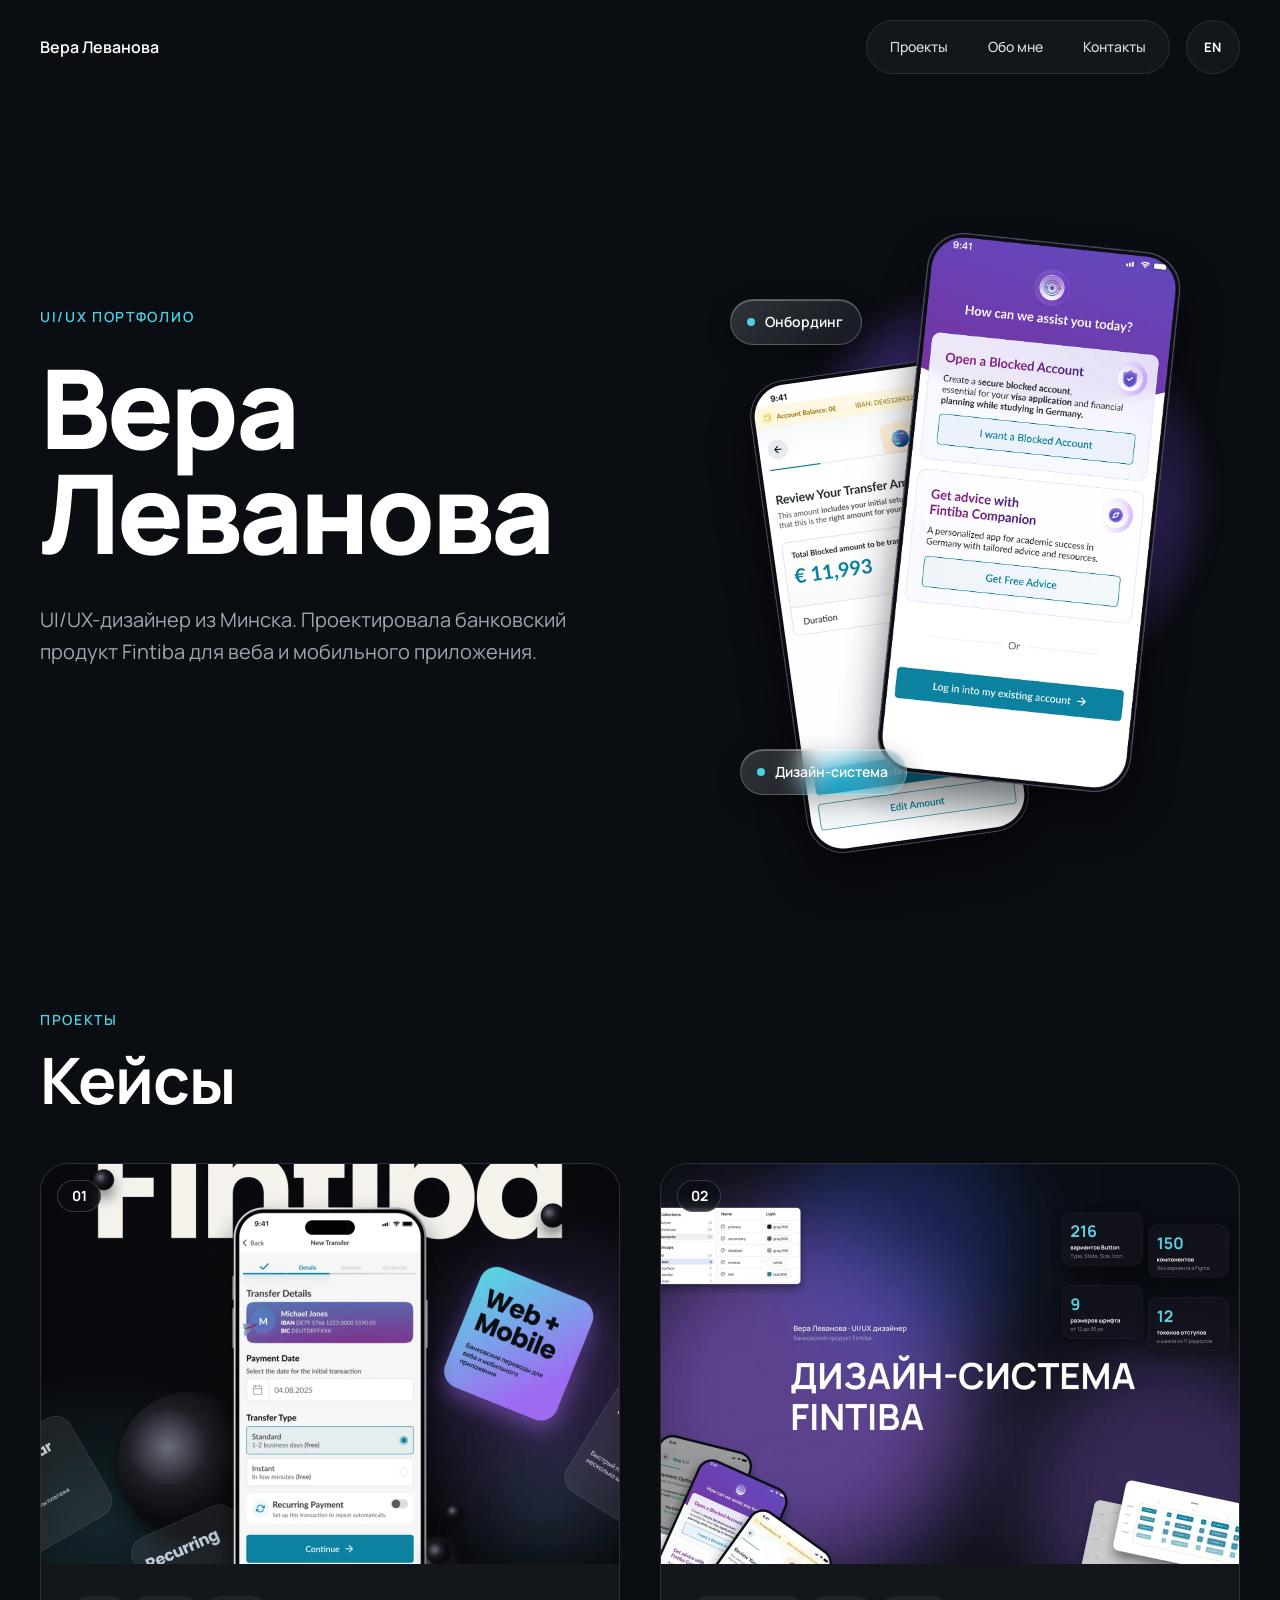
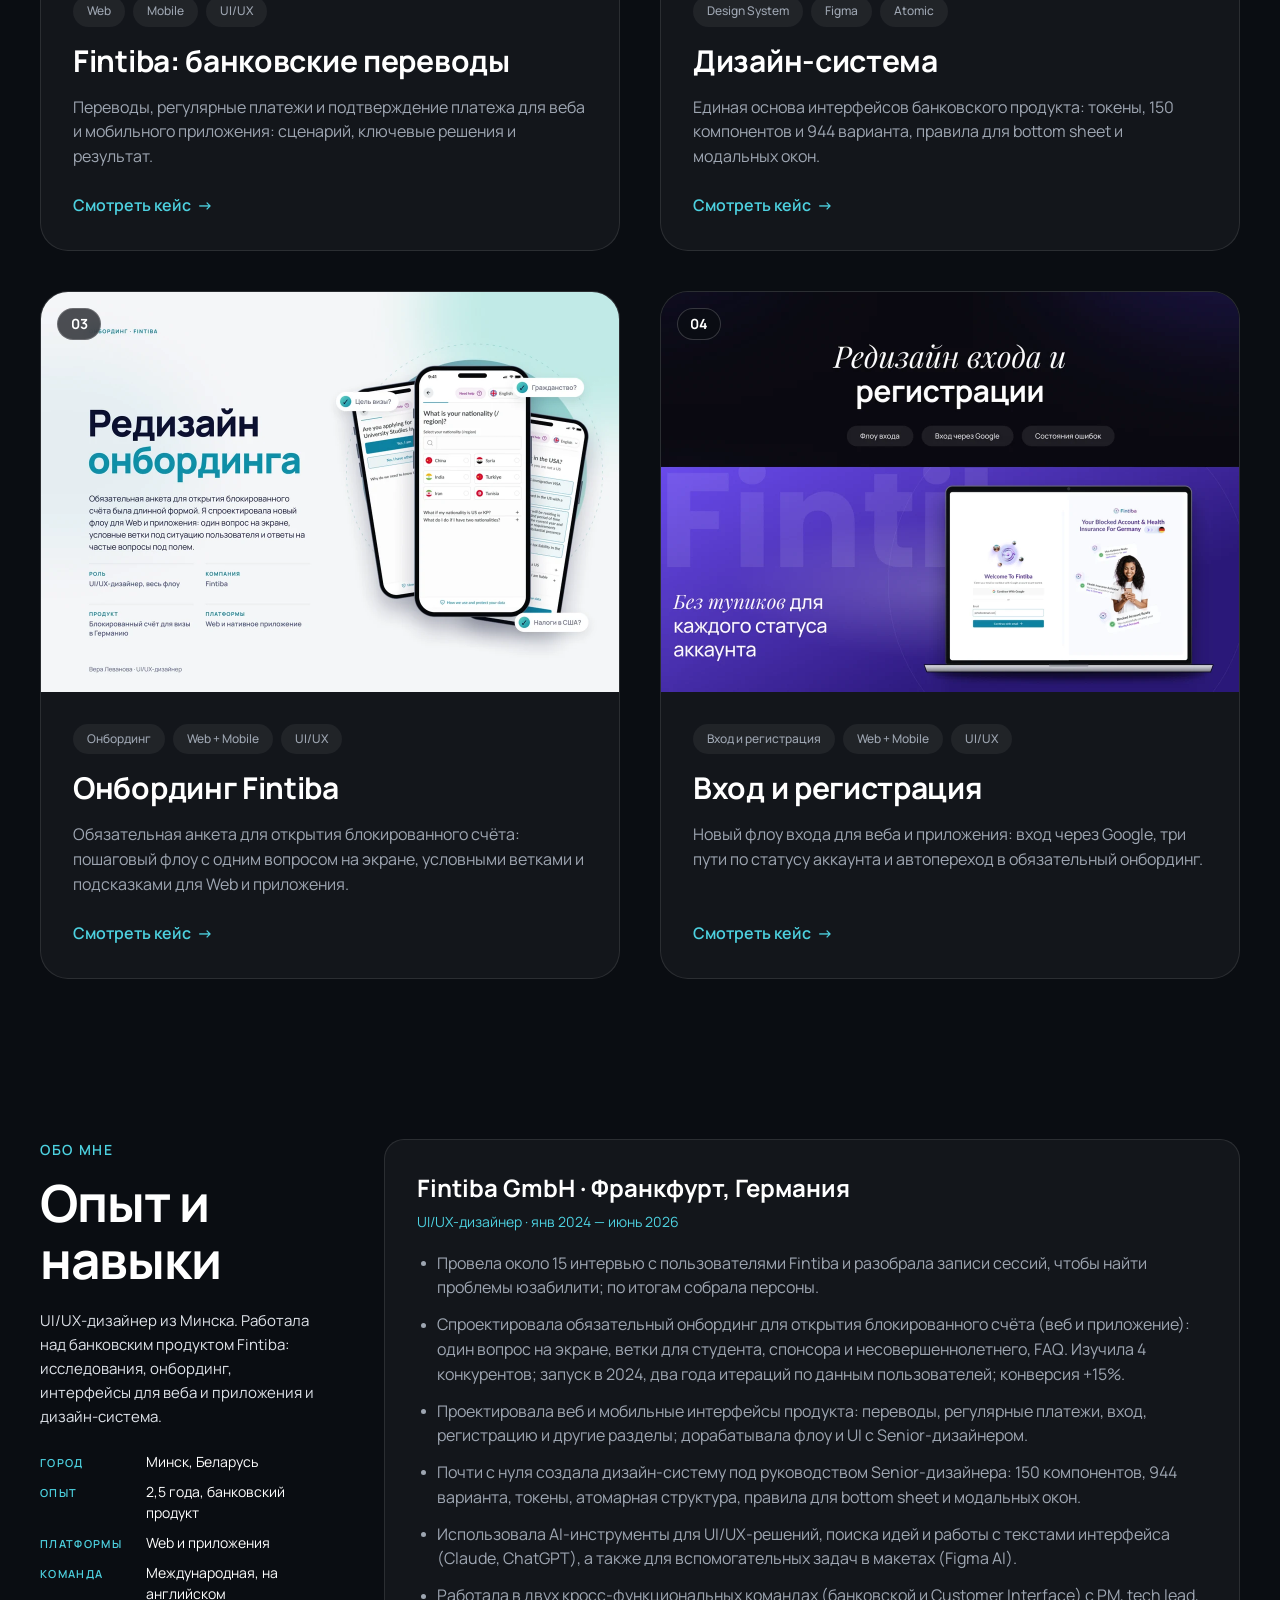
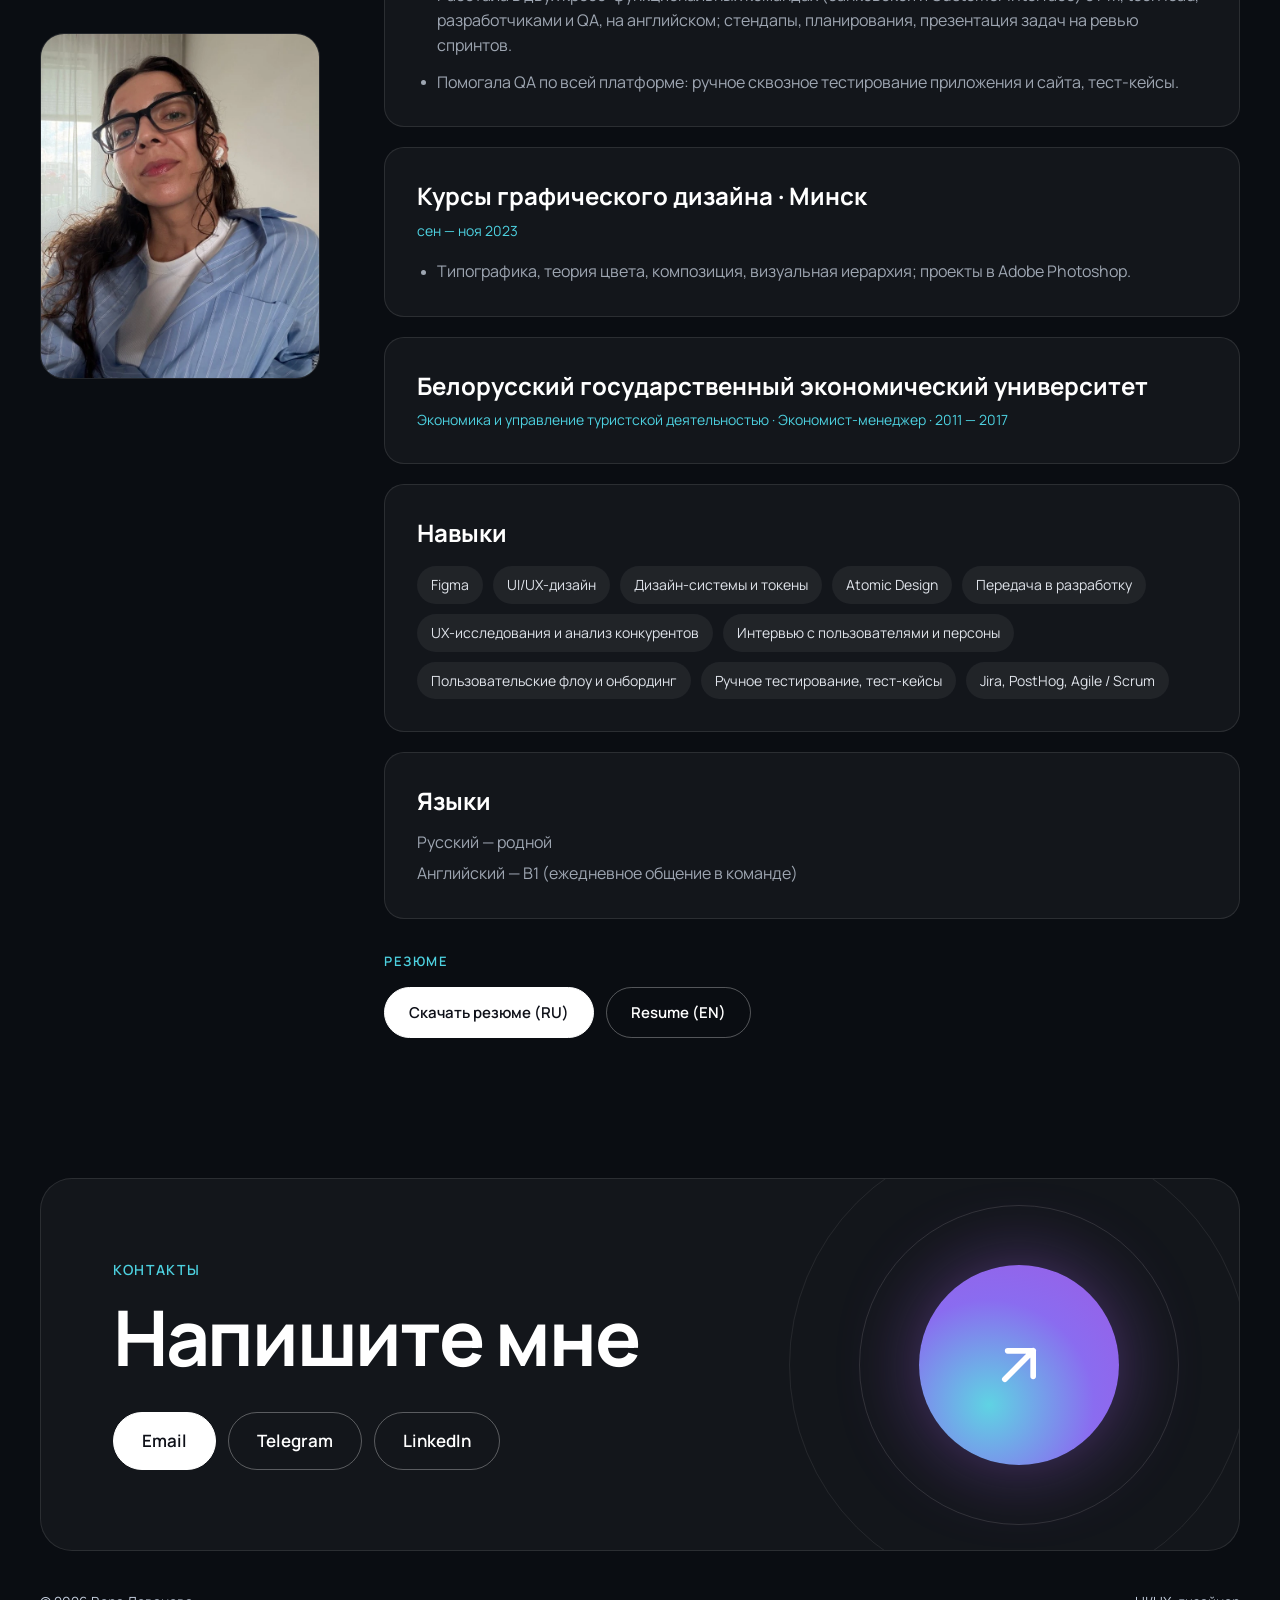
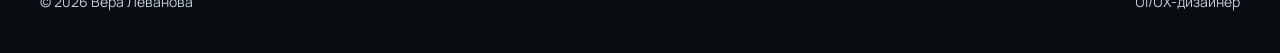
<file: index.html>
<!doctype html>
<html lang="ru">
<head>
  <meta charset="utf-8">
  <meta name="viewport" content="width=device-width, initial-scale=1">
  <title>Вера Леванова — UI/UX-дизайнер</title>
  <meta name="description" content="Портфолио UI/UX-дизайнера Веры Левановой: онбординг, банковские переводы и дизайн-система банковского продукта Fintiba для веба и мобильного приложения.">
  <meta property="og:title" content="Вера Леванова — UI/UX-дизайнер">
  <meta property="og:description" content="Кейсы: онбординг, банковские переводы и дизайн-система Fintiba.">
  <meta property="og:type" content="website">
  <meta property="og:image" content="https://veralevanova.github.io/assets/img/og-cover.jpg">
  <meta property="og:image:width" content="1200">
  <meta property="og:image:height" content="630">
  <meta property="og:url" content="https://veralevanova.github.io/">
  <meta name="twitter:card" content="summary_large_image">
  <link rel="canonical" href="https://veralevanova.github.io/">
  <meta name="theme-color" content="#0a0d12">
  <link rel="alternate" hreflang="ru" href="https://veralevanova.github.io/">
  <link rel="alternate" hreflang="en" href="https://veralevanova.github.io/en/">
  <link rel="icon" href="assets/img/favicon.svg" type="image/svg+xml">
  <link rel="preconnect" href="https://fonts.googleapis.com">
  <link rel="preconnect" href="https://fonts.gstatic.com" crossorigin>
  <link href="https://fonts.googleapis.com/css2?family=Manrope:wght@400;500;600;700;800&display=swap" rel="stylesheet">
  <link rel="stylesheet" href="assets/css/site.css?v=1794825900">
</head>
<body class="home">
  <a class="skip-link" href="#main">Перейти к содержимому</a>

  <header class="site-header">
    <div class="container">
      <a class="brand" href="index.html">Вера Леванова</a>
      <button class="burger" type="button" aria-label="Меню" aria-expanded="false" aria-controls="site-nav"><span></span><span></span></button>
      <nav class="nav-pill" id="site-nav" aria-label="Основная навигация">
        <a href="#projects">Проекты</a>
        <a href="#about">Обо мне</a>
        <a href="#contacts">Контакты</a>
      </nav>
      <a class="lang-switch" href="en/" hreflang="en" lang="en" aria-label="English version">EN</a>
    </div>
  </header>

  <main id="main">
    <section class="hero">
      <div class="container hero-grid">
        <div class="hero-text">
          <p class="eyebrow">UI/UX портфолио</p>
          <h1>Вера<br>Леванова</h1>
          <p class="lead">UI/UX-дизайнер из Минска. Проектировала банковский продукт Fintiba для веба и мобильного приложения.</p>
        </div>
        <div class="hero-visual" aria-hidden="true">
          <div class="orb-glow"></div>
          <img class="ph ph--tr" src="assets/img/hero-phone-tr-hd2.webp" width="469" height="684" alt="">
          <img class="ph ph--home" src="assets/img/hero-phone-home-hd2.webp" width="490" height="746" alt="">
          <span class="hero-chip hero-chip--onb"><i></i>Онбординг</span>
          <span class="hero-chip hero-chip--ds"><i></i>Дизайн-система</span>
        </div>
      </div>
    </section>

    <section class="section" id="projects">
      <div class="container">
        <p class="eyebrow">Проекты</p>
        <h2 class="section-title">Кейсы</h2>

        <div class="cases-grid">
          <a class="case-card" href="cases/transfers.html">
            <span class="case-num">01</span>
            <img class="cover" src="assets/img/cover-transfers.webp?v=1793200008" width="1156" height="800" alt="Обложка кейса: экран нового перевода в мобильном приложении Fintiba" loading="lazy">
            <div class="body">
              <div class="tags"><span class="tag">Web</span><span class="tag">Mobile</span><span class="tag">UI/UX</span></div>
              <h3>Fintiba: банковские переводы</h3>
              <p>Переводы, регулярные платежи и подтверждение платежа для веба и мобильного приложения: сценарий, ключевые решения и результат.</p>
              <span class="link-arrow">Смотреть кейс <span class="arr" aria-hidden="true">→</span></span>
            </div>
          </a>

          <a class="case-card" href="cases/design-system.html">
            <span class="case-num">02</span>
            <img class="cover" src="assets/img/cover-ds.webp?v=1793200008" width="1156" height="800" alt="Обложка кейса: дизайн-система Fintiba, компоненты и цифры" loading="lazy">
            <div class="body">
              <div class="tags"><span class="tag">Design System</span><span class="tag">Figma</span><span class="tag">Atomic</span></div>
              <h3>Дизайн-система</h3>
              <p>Единая основа интерфейсов банковского продукта: токены, 150 компонентов и 944 варианта, правила для bottom sheet и модальных окон.</p>
              <span class="link-arrow">Смотреть кейс <span class="arr" aria-hidden="true">→</span></span>
            </div>
          </a>

          <a class="case-card" href="cases/onboarding.html">
            <span class="case-num">03</span>
            <img class="cover" src="assets/img/cover-onb.webp?v=1793200008" width="1156" height="800" alt="Обложка кейса: редизайн онбординга, экраны анкеты в телефоне" loading="lazy">
            <div class="body">
              <div class="tags"><span class="tag">Онбординг</span><span class="tag">Web + Mobile</span><span class="tag">UI/UX</span></div>
              <h3>Онбординг Fintiba</h3>
              <p>Обязательная анкета для открытия блокированного счёта: пошаговый флоу с одним вопросом на экране, условными ветками и подсказками для Web и приложения.</p>
              <span class="link-arrow">Смотреть кейс <span class="arr" aria-hidden="true">→</span></span>
            </div>
          </a>
          <a class="case-card" href="cases/login.html">
            <span class="case-num">04</span>
            <img class="cover" src="assets/img/cover-login.webp?v=1793471242" width="1156" height="800" alt="Обложка кейса: редизайн входа и регистрации, ноутбук с экраном входа через Google" loading="lazy">
            <div class="body">
              <div class="tags"><span class="tag">Вход и регистрация</span><span class="tag">Web + Mobile</span><span class="tag">UI/UX</span></div>
              <h3>Вход и регистрация</h3>
              <p>Новый флоу входа для веба и приложения: вход через Google, три пути по статусу аккаунта и автопереход в обязательный онбординг.</p>
              <span class="link-arrow">Смотреть кейс <span class="arr" aria-hidden="true">→</span></span>
            </div>
          </a>
        </div>
      </div>
    </section>

    <section class="section" id="about">
      <div class="container about-grid">
        <div class="about-left">
          <p class="eyebrow">Обо мне</p>
          <h2 class="section-title">Опыт и<br>навыки</h2>
          <p class="about-intro">UI/UX-дизайнер из Минска. Работала над банковским продуктом Fintiba: исследования, онбординг, интерфейсы для веба и приложения и дизайн-система.</p>
          <dl class="facts">
            <div><dt>Город</dt><dd>Минск, Беларусь</dd></div>
            <div><dt>Опыт</dt><dd>2,5 года, банковский продукт</dd></div>
            <div><dt>Платформы</dt><dd>Web и приложения</dd></div>
            <div><dt>Команда</dt><dd>Международная, на английском</dd></div>
          </dl>
          <img class="portrait" src="assets/img/portrait.webp" width="680" height="840" alt="Вера Леванова" loading="lazy">
        </div>

        <div class="about-cards">
          <article class="info-card">
            <h3>Fintiba GmbH · Франкфурт, Германия</h3>
            <p class="meta">UI/UX-дизайнер · янв 2024 — июнь 2026</p>
            <ul>
              <li>Провела около 15 интервью с пользователями Fintiba и разобрала записи сессий, чтобы найти проблемы юзабилити; по итогам собрала персоны.</li>
              <li>Спроектировала обязательный онбординг для открытия блокированного счёта (веб и приложение): один вопрос на экране, ветки для студента, спонсора и несовершеннолетнего, FAQ. Изучила 4 конкурентов; запуск в 2024, два года итераций по данным пользователей; конверсия +15%.</li>
              <li>Проектировала веб и мобильные интерфейсы продукта: переводы, регулярные платежи, вход, регистрацию и другие разделы; дорабатывала флоу и UI с Senior-дизайнером.</li>
              <li>Почти с нуля создала дизайн-систему под руководством Senior-дизайнера: 150 компонентов, 944 варианта, токены, атомарная структура, правила для bottom sheet и модальных окон.</li>
              <li>Использовала AI-инструменты для UI/UX-решений, поиска идей и работы с текстами интерфейса (Claude, ChatGPT), а также для вспомогательных задач в макетах (Figma AI).</li>
              <li>Работала в двух кросс-функциональных командах (банковской и Customer Interface) с PM, tech lead, разработчиками и QA, на английском; стендапы, планирования, презентация задач на ревью спринтов.</li>
              <li>Помогала QA по всей платформе: ручное сквозное тестирование приложения и сайта, тест-кейсы.</li>
            </ul>
          </article>

          <article class="info-card">
            <h3>Курсы графического дизайна · Минск</h3>
            <p class="meta">сен — ноя 2023</p>
            <ul>
              <li>Типографика, теория цвета, композиция, визуальная иерархия; проекты в Adobe Photoshop.</li>
            </ul>
          </article>

          <article class="info-card">
            <h3>Белорусский государственный экономический университет</h3>
            <p class="meta">Экономика и управление туристской деятельностью · Экономист-менеджер · 2011 — 2017</p>
          </article>

          <article class="info-card">
            <h3>Навыки</h3>
            <div class="chips">
              <span class="chip">Figma</span><span class="chip">UI/UX-дизайн</span><span class="chip">Дизайн-системы и токены</span><span class="chip">Atomic Design</span>
              <span class="chip">Передача в разработку</span><span class="chip">UX-исследования и анализ конкурентов</span><span class="chip">Интервью с пользователями и персоны</span>
              <span class="chip">Пользовательские флоу и онбординг</span><span class="chip">Ручное тестирование, тест-кейсы</span><span class="chip">Jira, PostHog, Agile / Scrum</span>
            </div>
          </article>

          <article class="info-card">
            <h3>Языки</h3>
            <div class="langs">
              <span>Русский — родной</span>
              <span>Английский — B1 (ежедневное общение в команде)</span>
            </div>
          </article>

          <div class="resume">
            <p class="eyebrow">Резюме</p>
            <div class="resume-actions">
              <a class="btn btn--solid" href="assets/cv/CV_Levanova_RU.pdf?v=1794826600" download>Скачать резюме (RU)</a>
              <a class="btn" href="assets/cv/CV_Levanova_EN.pdf?v=1794826600" download>Resume (EN)</a>
            </div>
          </div>
        </div>
      </div>
    </section>
  </main>

  <footer class="contacts" id="contacts">
    <div class="container">
      <div class="contact-card">
        <p class="eyebrow">Контакты</p>
        <h2>Напишите мне</h2>
        <div class="contact-actions">
          <a class="btn btn--solid" href="mailto:veralevanova27@gmail.com">Email</a>
          <a class="btn" href="https://t.me/verra_lv" target="_blank" rel="noopener">Telegram</a>
          <a class="btn" href="https://www.linkedin.com/in/vera-levanova-6b0aa3266" target="_blank" rel="noopener">LinkedIn</a>
        </div>
        <a class="orb" href="https://t.me/verra_lv" target="_blank" rel="noopener" aria-label="Написать в Telegram">
          <svg viewBox="0 0 24 24" fill="none" stroke="#fff" stroke-width="2" stroke-linecap="round" stroke-linejoin="round" aria-hidden="true"><path d="M7 17 17 7M8 7h9v9"/></svg>
        </a>
      </div>
      <div class="site-footer">
        <span>© 2026 Вера Леванова</span>
        <span>UI/UX-дизайнер</span>
      </div>
    </div>
  </footer>
  <script src="assets/js/home.js?v=1793200008" defer></script>
</body>
</html>
</file>
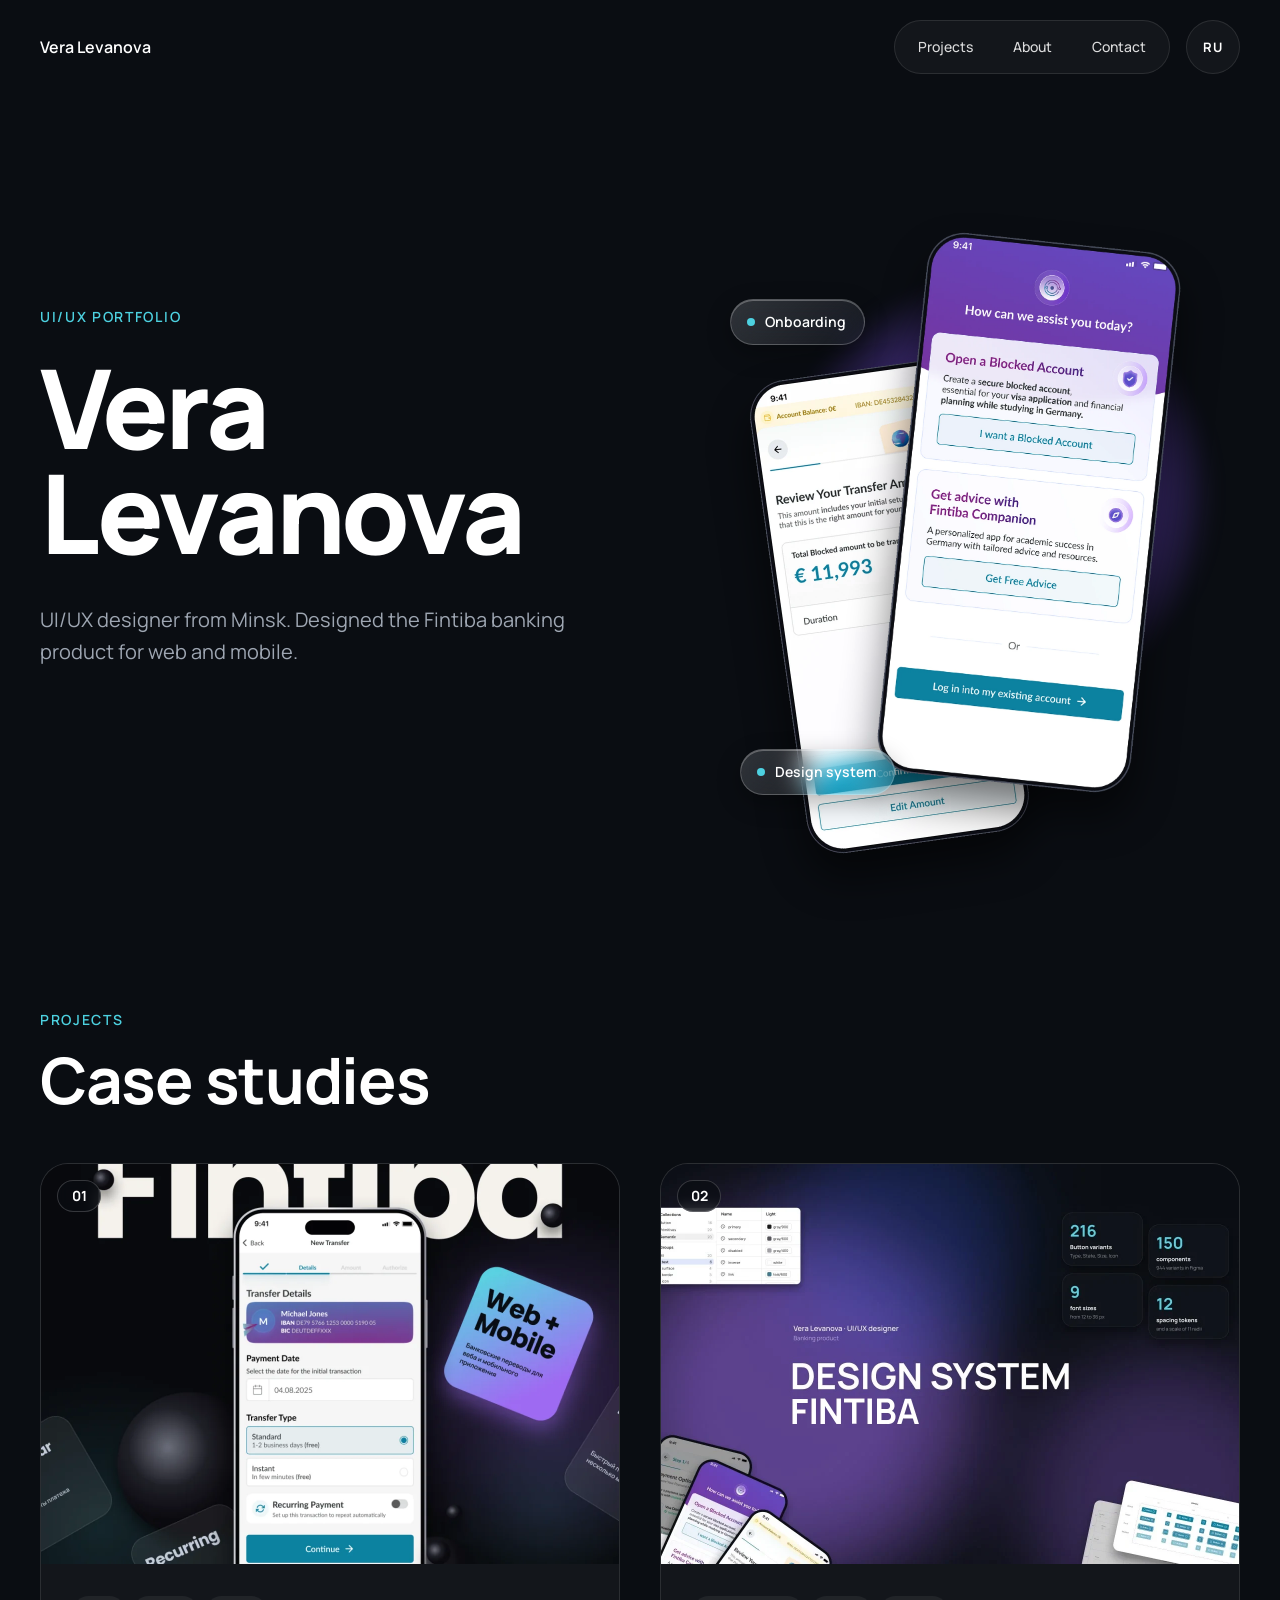
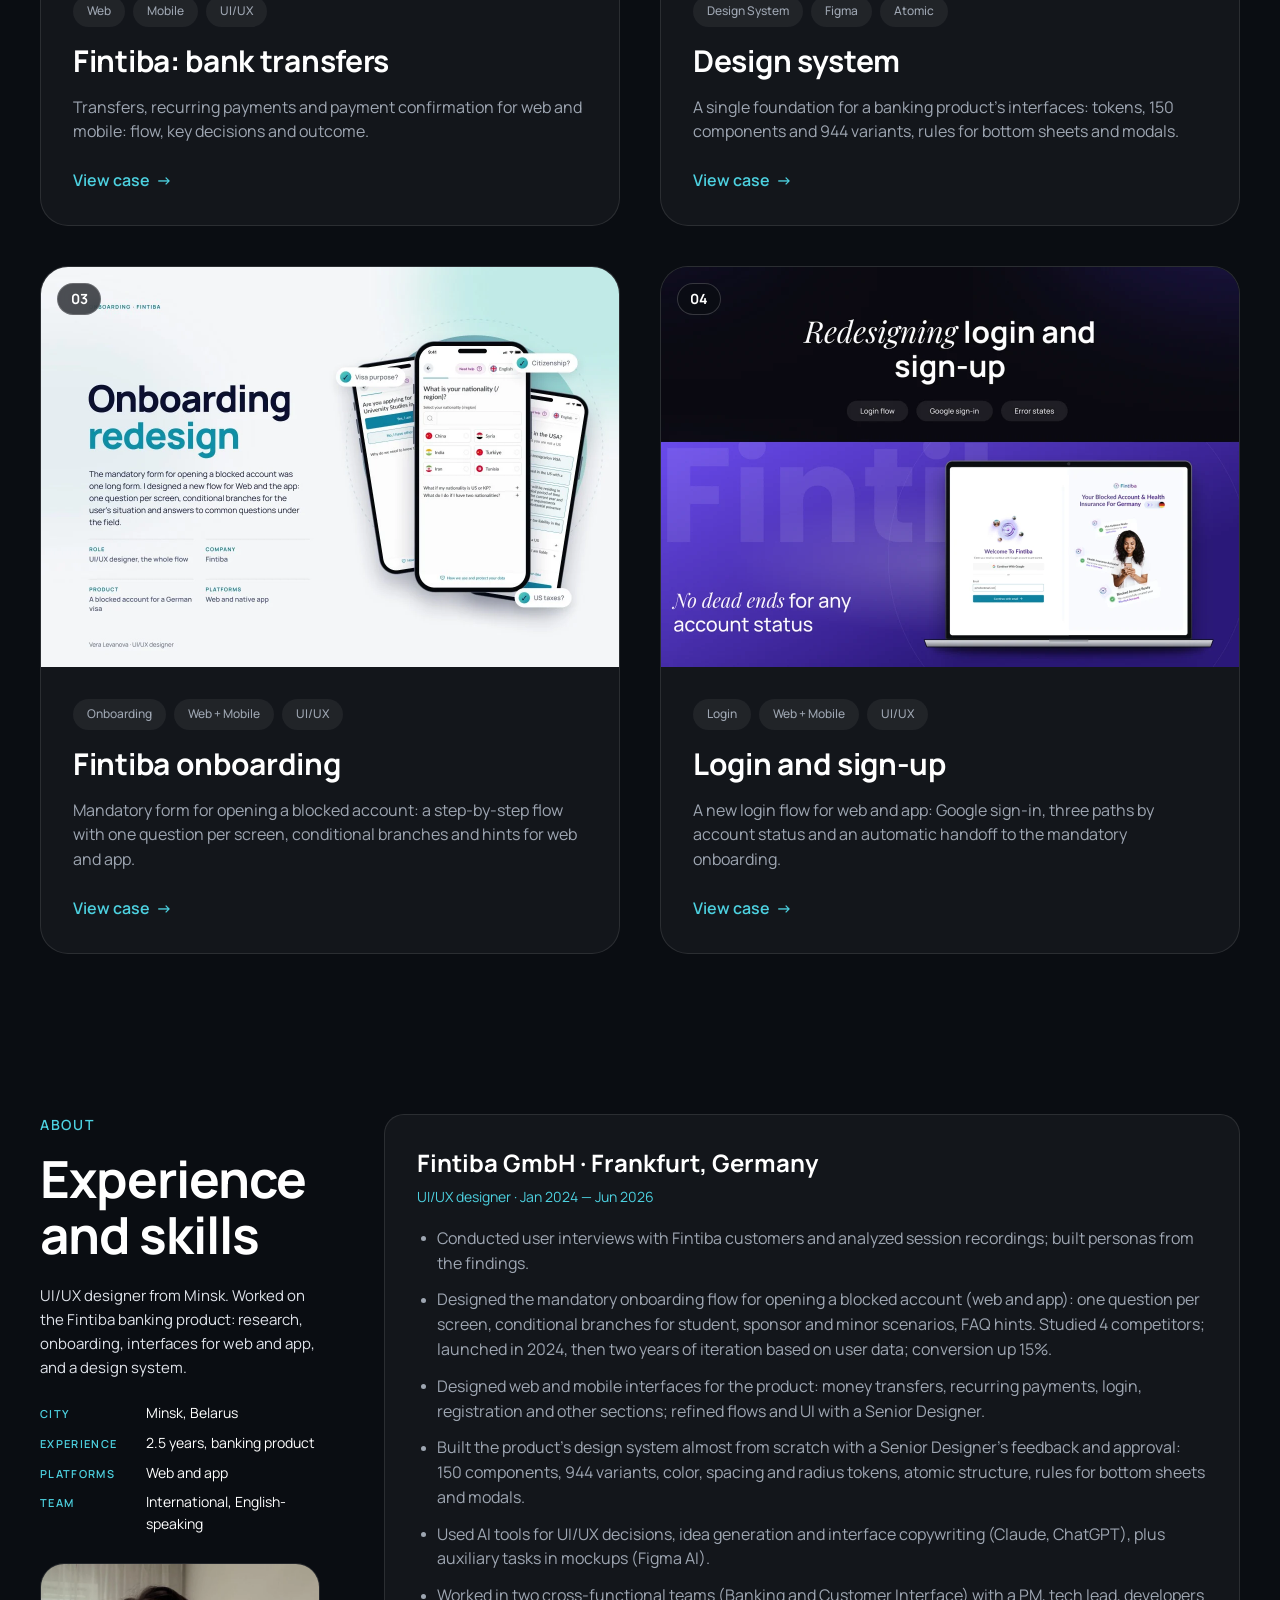
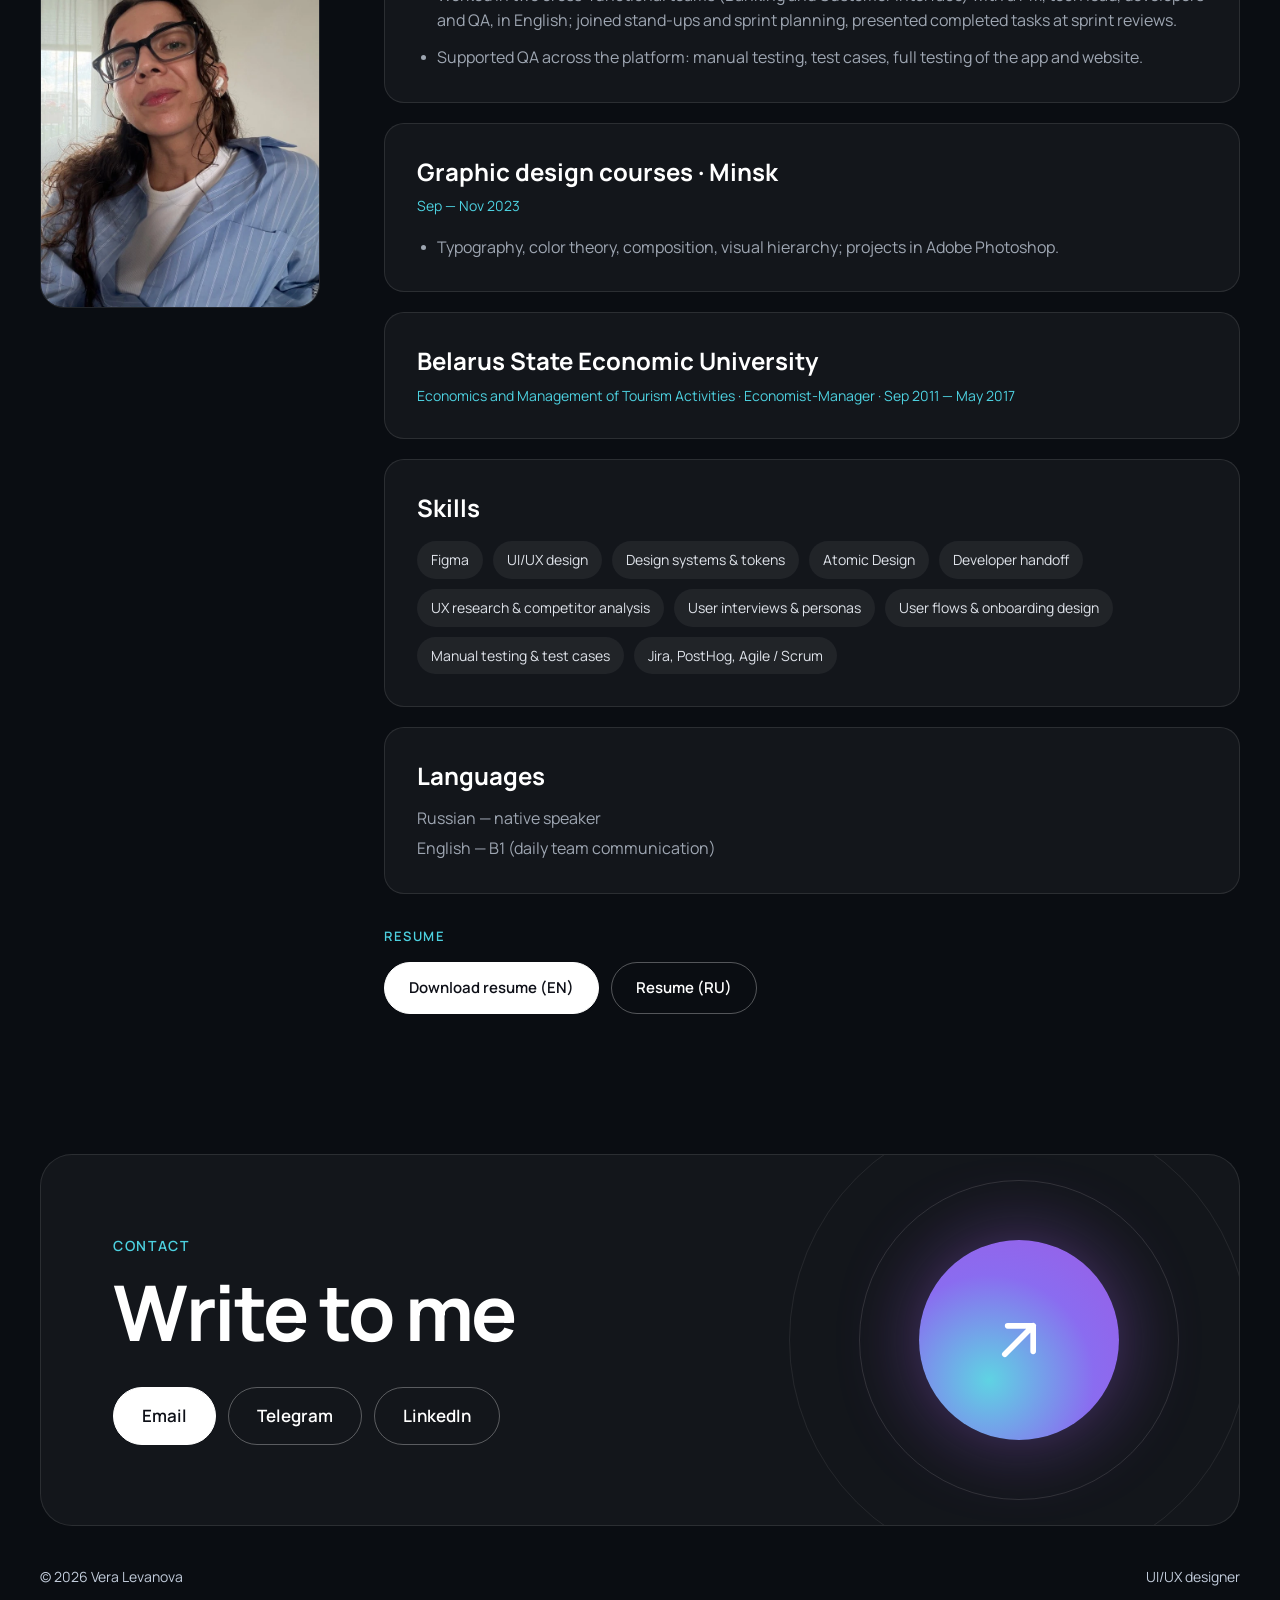
<file: en/index.html>
<!doctype html>
<html lang="en">
<head>
  <meta charset="utf-8">
  <meta name="viewport" content="width=device-width, initial-scale=1">
  <title>Vera Levanova — UI/UX Designer</title>
  <meta name="description" content="Portfolio of UI/UX designer Vera Levanova: onboarding, bank transfers and the design system of the Fintiba banking product for web and mobile.">
  <meta property="og:title" content="Vera Levanova — UI/UX Designer">
  <meta property="og:description" content="Case studies: onboarding, bank transfers and the Fintiba design system.">
  <meta property="og:type" content="website">
  <meta property="og:image" content="https://veralevanova.github.io/assets/img/og-cover.jpg">
  <meta property="og:image:width" content="1200">
  <meta property="og:image:height" content="630">
  <meta property="og:url" content="https://veralevanova.github.io/en/">
  <meta name="twitter:card" content="summary_large_image">
  <link rel="canonical" href="https://veralevanova.github.io/en/">
  <meta name="theme-color" content="#0a0d12">
  <link rel="alternate" hreflang="ru" href="https://veralevanova.github.io/">
  <link rel="alternate" hreflang="en" href="https://veralevanova.github.io/en/">
  <link rel="icon" href="../assets/img/favicon.svg" type="image/svg+xml">
  <link rel="preconnect" href="https://fonts.googleapis.com">
  <link rel="preconnect" href="https://fonts.gstatic.com" crossorigin>
  <link href="https://fonts.googleapis.com/css2?family=Manrope:wght@400;500;600;700;800&display=swap" rel="stylesheet">
  <link rel="stylesheet" href="../assets/css/site.css?v=1794825900">
</head>
<body class="home">
  <a class="skip-link" href="#main">Skip to content</a>

  <header class="site-header">
    <div class="container">
      <a class="brand" href="./">Vera Levanova</a>
      <button class="burger" type="button" aria-label="Menu" aria-expanded="false" aria-controls="site-nav"><span></span><span></span></button>
      <nav class="nav-pill" id="site-nav" aria-label="Main navigation">
        <a href="#projects">Projects</a>
        <a href="#about">About</a>
        <a href="#contacts">Contact</a>
      </nav>
      <a class="lang-switch" href="../" hreflang="ru" lang="ru" aria-label="Русская версия">RU</a>
    </div>
  </header>

  <main id="main">
    <section class="hero">
      <div class="container hero-grid">
        <div class="hero-text">
          <p class="eyebrow">UI/UX portfolio</p>
          <h1>Vera<br>Levanova</h1>
          <p class="lead">UI/UX designer from Minsk. Designed the Fintiba banking product for web and mobile.</p>
        </div>
        <div class="hero-visual" aria-hidden="true">
          <div class="orb-glow"></div>
          <img class="ph ph--tr" src="../assets/img/hero-phone-tr-hd2.webp" width="469" height="684" alt="">
          <img class="ph ph--home" src="../assets/img/hero-phone-home-hd2.webp" width="490" height="746" alt="">
          <span class="hero-chip hero-chip--onb"><i></i>Onboarding</span>
          <span class="hero-chip hero-chip--ds"><i></i>Design system</span>
        </div>
      </div>
    </section>

    <section class="section" id="projects">
      <div class="container">
        <p class="eyebrow">Projects</p>
        <h2 class="section-title">Case studies</h2>

        <div class="cases-grid">
          <a class="case-card" href="cases/transfers.html">
            <span class="case-num">01</span>
            <img class="cover" src="../assets/img/cover-transfers.webp?v=1793200008" width="1156" height="800" alt="Case cover: new transfer screen in the Fintiba mobile app" loading="lazy">
            <div class="body">
              <div class="tags"><span class="tag">Web</span><span class="tag">Mobile</span><span class="tag">UI/UX</span></div>
              <h3>Fintiba: bank transfers</h3>
              <p>Transfers, recurring payments and payment confirmation for web and mobile: flow, key decisions and outcome.</p>
              <span class="link-arrow">View case <span class="arr" aria-hidden="true">→</span></span>
            </div>
          </a>

          <a class="case-card" href="cases/design-system.html">
            <span class="case-num">02</span>
            <img class="cover" src="../assets/img/cover-ds-en.webp?v=1793500000" width="1156" height="800" alt="Case cover: Fintiba design system, components and numbers" loading="lazy">
            <div class="body">
              <div class="tags"><span class="tag">Design System</span><span class="tag">Figma</span><span class="tag">Atomic</span></div>
              <h3>Design system</h3>
              <p>A single foundation for a banking product's interfaces: tokens, 150 components and 944 variants, rules for bottom sheets and modals.</p>
              <span class="link-arrow">View case <span class="arr" aria-hidden="true">→</span></span>
            </div>
          </a>

          <a class="case-card" href="cases/onboarding.html">
            <span class="case-num">03</span>
            <img class="cover" src="../assets/img/cover-onb-en.webp?v=1793467786" width="1156" height="800" alt="Case cover: onboarding redesign, form screens on a phone" loading="lazy">
            <div class="body">
              <div class="tags"><span class="tag">Onboarding</span><span class="tag">Web + Mobile</span><span class="tag">UI/UX</span></div>
              <h3>Fintiba onboarding</h3>
              <p>Mandatory form for opening a blocked account: a step-by-step flow with one question per screen, conditional branches and hints for web and app.</p>
              <span class="link-arrow">View case <span class="arr" aria-hidden="true">→</span></span>
            </div>
          </a>
          <a class="case-card" href="cases/login.html">
            <span class="case-num">04</span>
            <img class="cover" src="../assets/img/cover-login-en.webp?v=1793471242" width="1156" height="800" alt="Case cover: login and sign-up redesign, laptop with the Google sign-in screen" loading="lazy">
            <div class="body">
              <div class="tags"><span class="tag">Login</span><span class="tag">Web + Mobile</span><span class="tag">UI/UX</span></div>
              <h3>Login and sign-up</h3>
              <p>A new login flow for web and app: Google sign-in, three paths by account status and an automatic handoff to the mandatory onboarding.</p>
              <span class="link-arrow">View case <span class="arr" aria-hidden="true">→</span></span>
            </div>
          </a>
        </div>
      </div>
    </section>

    <section class="section" id="about">
      <div class="container about-grid">
        <div class="about-left">
          <p class="eyebrow">About</p>
          <h2 class="section-title">Experience<br>and skills</h2>
          <p class="about-intro">UI/UX designer from Minsk. Worked on the Fintiba banking product: research, onboarding, interfaces for web and app, and a design system.</p>
          <dl class="facts">
            <div><dt>City</dt><dd>Minsk, Belarus</dd></div>
            <div><dt>Experience</dt><dd>2.5 years, banking product</dd></div>
            <div><dt>Platforms</dt><dd>Web and app</dd></div>
            <div><dt>Team</dt><dd>International, English-speaking</dd></div>
          </dl>
          <img class="portrait" src="../assets/img/portrait.webp" width="680" height="840" alt="Vera Levanova" loading="lazy">
        </div>

        <div class="about-cards">
          <article class="info-card">
            <h3>Fintiba GmbH · Frankfurt, Germany</h3>
            <p class="meta">UI/UX designer · Jan 2024 — Jun 2026</p>
            <ul>
              <li>Conducted user interviews with Fintiba customers and analyzed session recordings; built personas from the findings.</li>
              <li>Designed the mandatory onboarding flow for opening a blocked account (web and app): one question per screen, conditional branches for student, sponsor and minor scenarios, FAQ hints. Studied 4 competitors; launched in 2024, then two years of iteration based on user data; conversion up 15%.</li>
              <li>Designed web and mobile interfaces for the product: money transfers, recurring payments, login, registration and other sections; refined flows and UI with a Senior Designer.</li>
              <li>Built the product&rsquo;s design system almost from scratch with a Senior Designer&rsquo;s feedback and approval: 150 components, 944 variants, color, spacing and radius tokens, atomic structure, rules for bottom sheets and modals.</li>
              <li>Used AI tools for UI/UX decisions, idea generation and interface copywriting (Claude, ChatGPT), plus auxiliary tasks in mockups (Figma AI).</li>
              <li>Worked in two cross-functional teams (Banking and Customer Interface) with a PM, tech lead, developers and QA, in English; joined stand-ups and sprint planning, presented completed tasks at sprint reviews.</li>
              <li>Supported QA across the platform: manual testing, test cases, full testing of the app and website.</li>
            </ul>
          </article>

          <article class="info-card">
            <h3>Graphic design courses · Minsk</h3>
            <p class="meta">Sep — Nov 2023</p>
            <ul>
              <li>Typography, color theory, composition, visual hierarchy; projects in Adobe Photoshop.</li>
            </ul>
          </article>

          <article class="info-card">
            <h3>Belarus State Economic University</h3>
            <p class="meta">Economics and Management of Tourism Activities · Economist-Manager · Sep 2011 — May 2017</p>
          </article>

          <article class="info-card">
            <h3>Skills</h3>
            <div class="chips">
              <span class="chip">Figma</span><span class="chip">UI/UX design</span><span class="chip">Design systems &amp; tokens</span><span class="chip">Atomic Design</span>
              <span class="chip">Developer handoff</span><span class="chip">UX research &amp; competitor analysis</span><span class="chip">User interviews &amp; personas</span>
              <span class="chip">User flows &amp; onboarding design</span><span class="chip">Manual testing &amp; test cases</span><span class="chip">Jira, PostHog, Agile / Scrum</span>
            </div>
          </article>

          <article class="info-card">
            <h3>Languages</h3>
            <div class="langs">
              <span>Russian — native speaker</span>
              <span>English — B1 (daily team communication)</span>
            </div>
          </article>

          <div class="resume">
            <p class="eyebrow">Resume</p>
            <div class="resume-actions">
              <a class="btn btn--solid" href="../assets/cv/CV_Levanova_EN.pdf?v=1794826600" download>Download resume (EN)</a>
              <a class="btn" href="../assets/cv/CV_Levanova_RU.pdf?v=1794826600" download>Resume (RU)</a>
            </div>
          </div>
        </div>
      </div>
    </section>
  </main>

  <footer class="contacts" id="contacts">
    <div class="container">
      <div class="contact-card">
        <p class="eyebrow">Contact</p>
        <h2>Write to me</h2>
        <div class="contact-actions">
          <a class="btn btn--solid" href="mailto:veralevanova27@gmail.com">Email</a>
          <a class="btn" href="https://t.me/verra_lv" target="_blank" rel="noopener">Telegram</a>
          <a class="btn" href="https://www.linkedin.com/in/vera-levanova-6b0aa3266" target="_blank" rel="noopener">LinkedIn</a>
        </div>
        <a class="orb" href="https://t.me/verra_lv" target="_blank" rel="noopener" aria-label="Message on Telegram">
          <svg viewBox="0 0 24 24" fill="none" stroke="#fff" stroke-width="2" stroke-linecap="round" stroke-linejoin="round" aria-hidden="true"><path d="M7 17 17 7M8 7h9v9"/></svg>
        </a>
      </div>
      <div class="site-footer">
        <span>© 2026 Vera Levanova</span>
        <span>UI/UX designer</span>
      </div>
    </div>
  </footer>
  <script src="../assets/js/home.js?v=1793200008" defer></script>
</body>
</html>
</file>
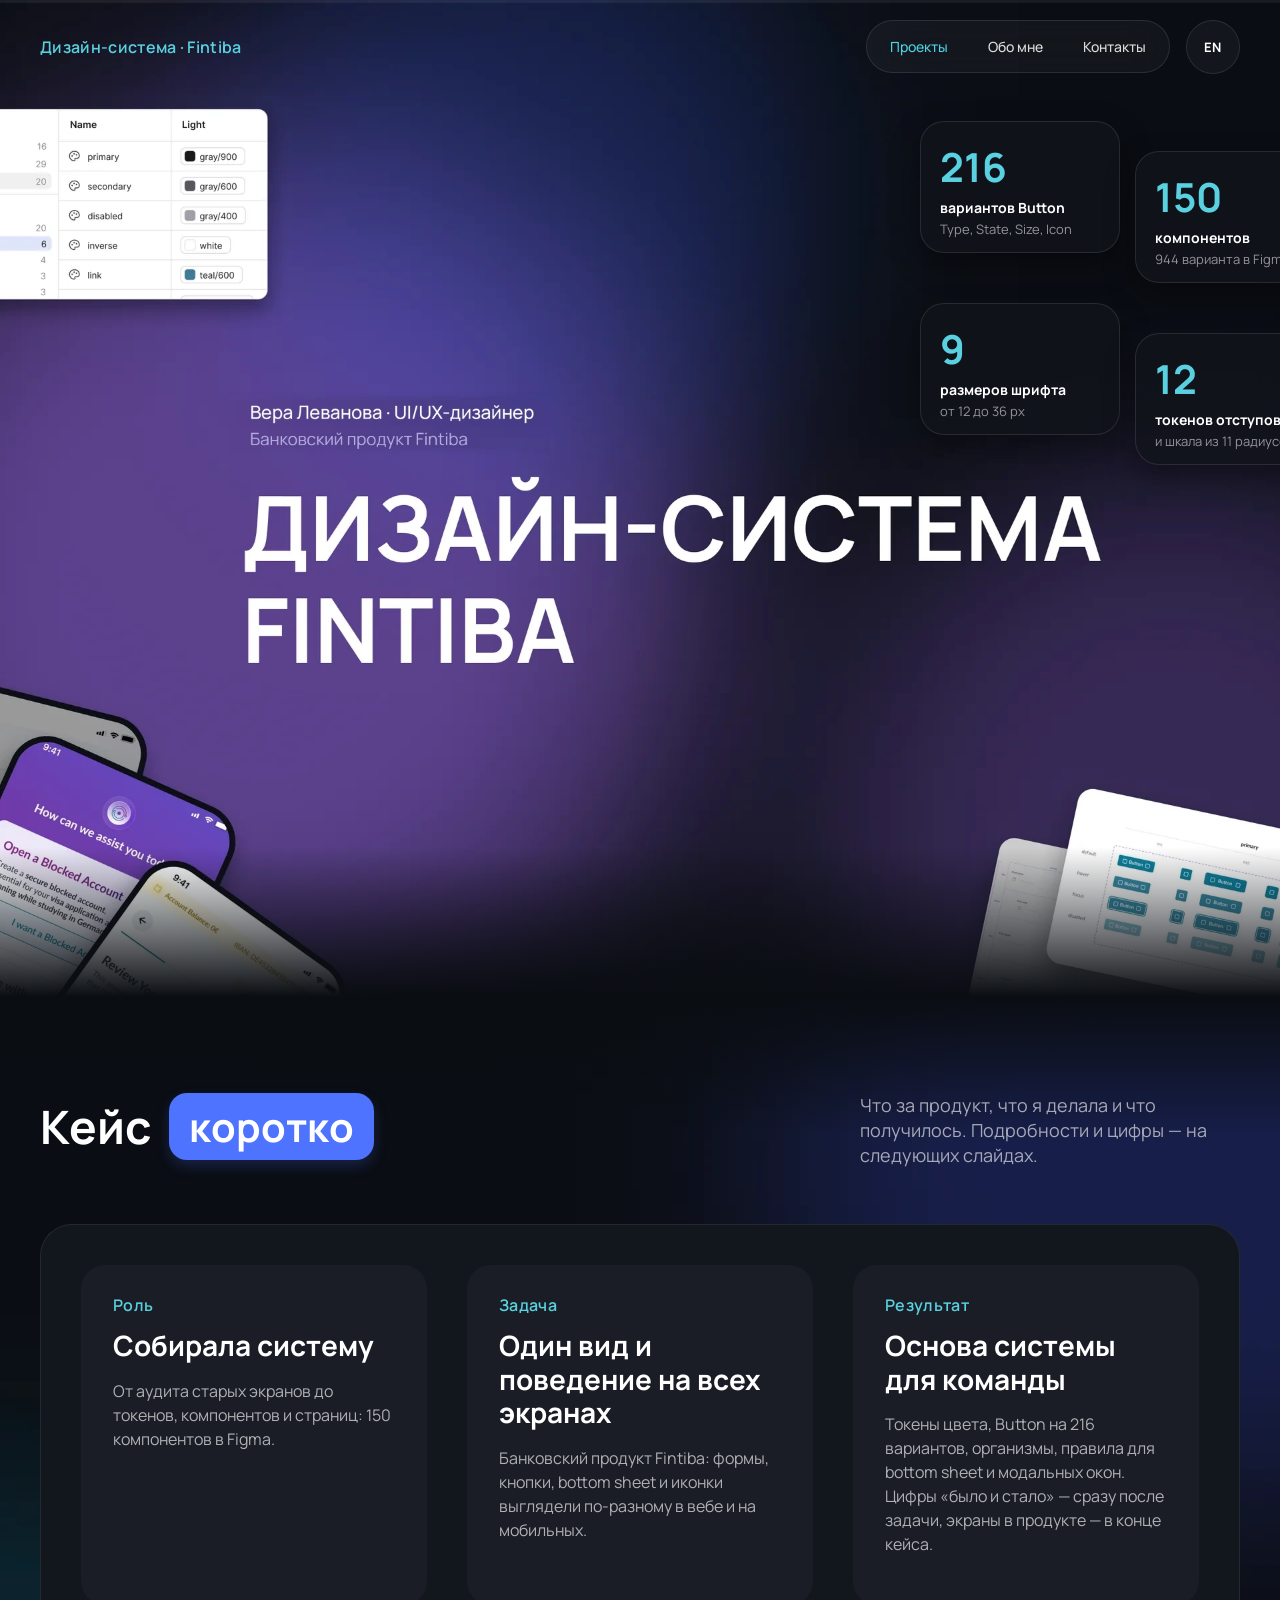
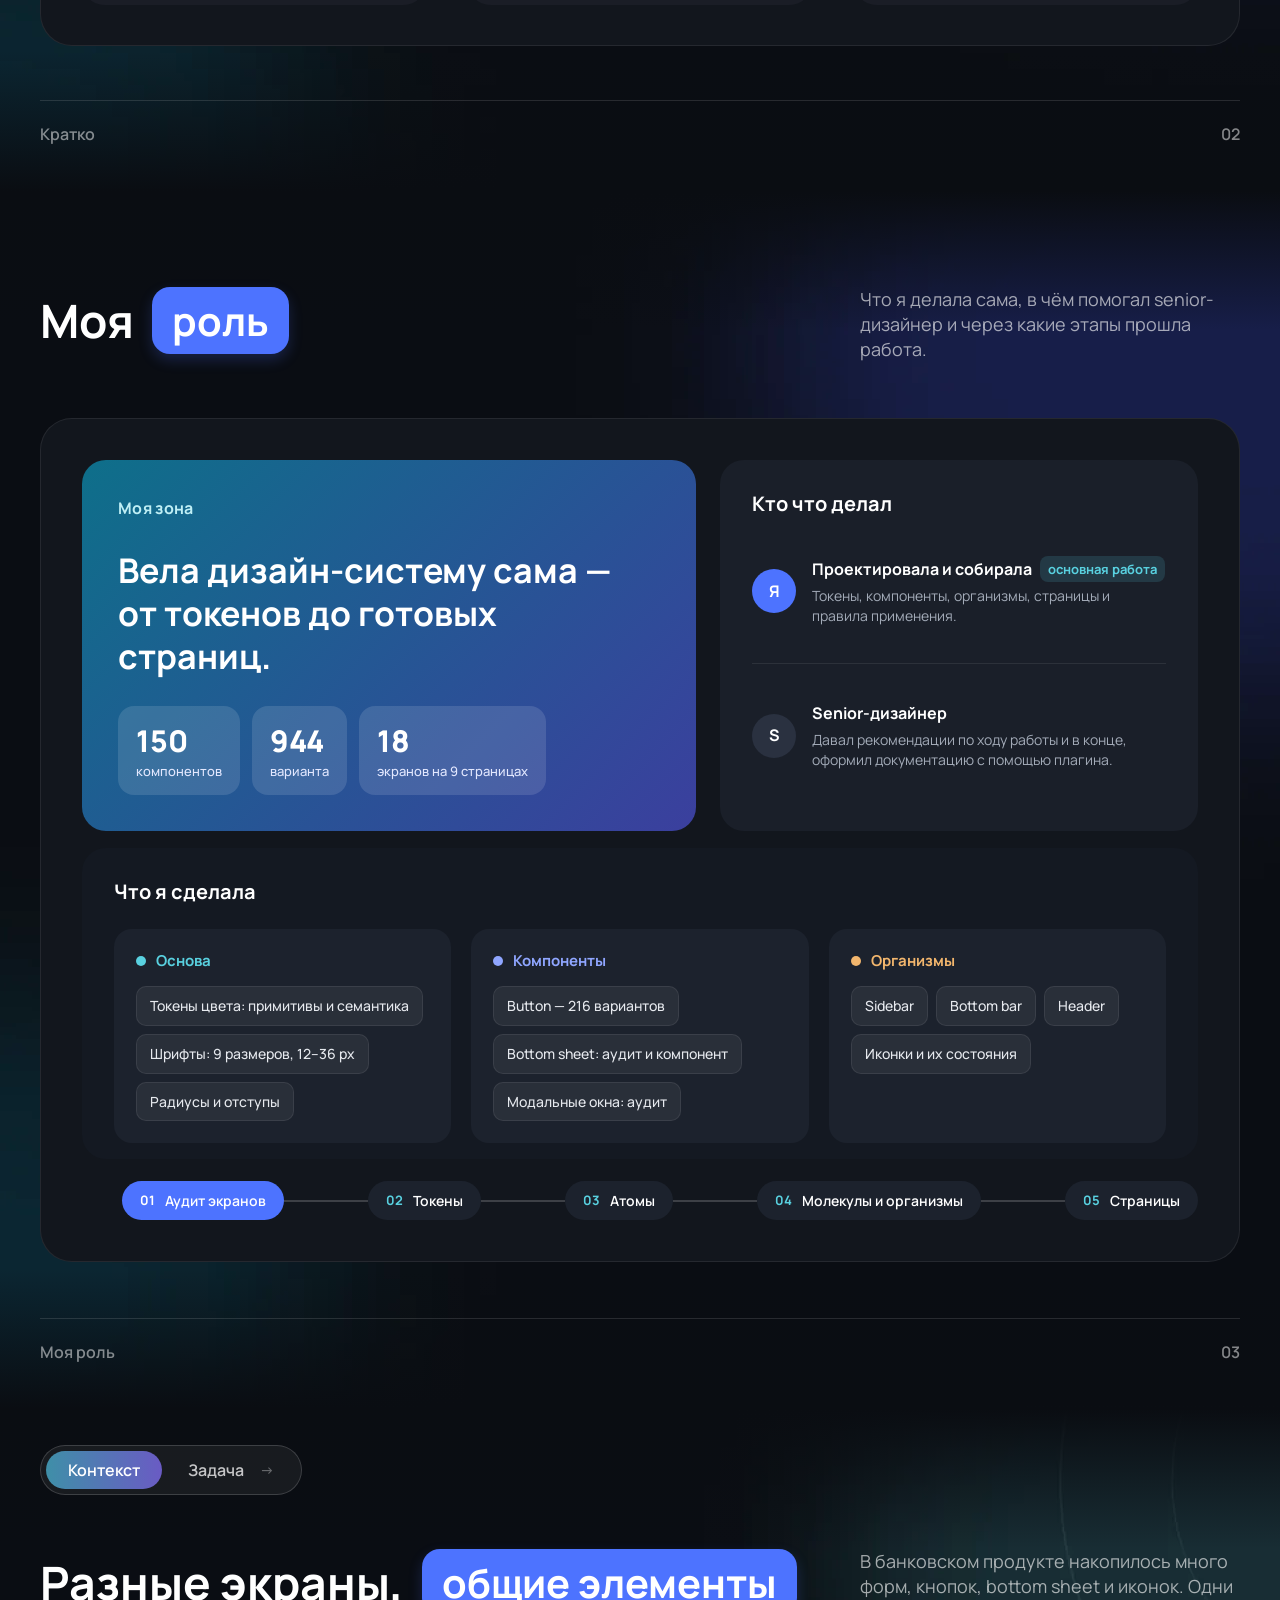
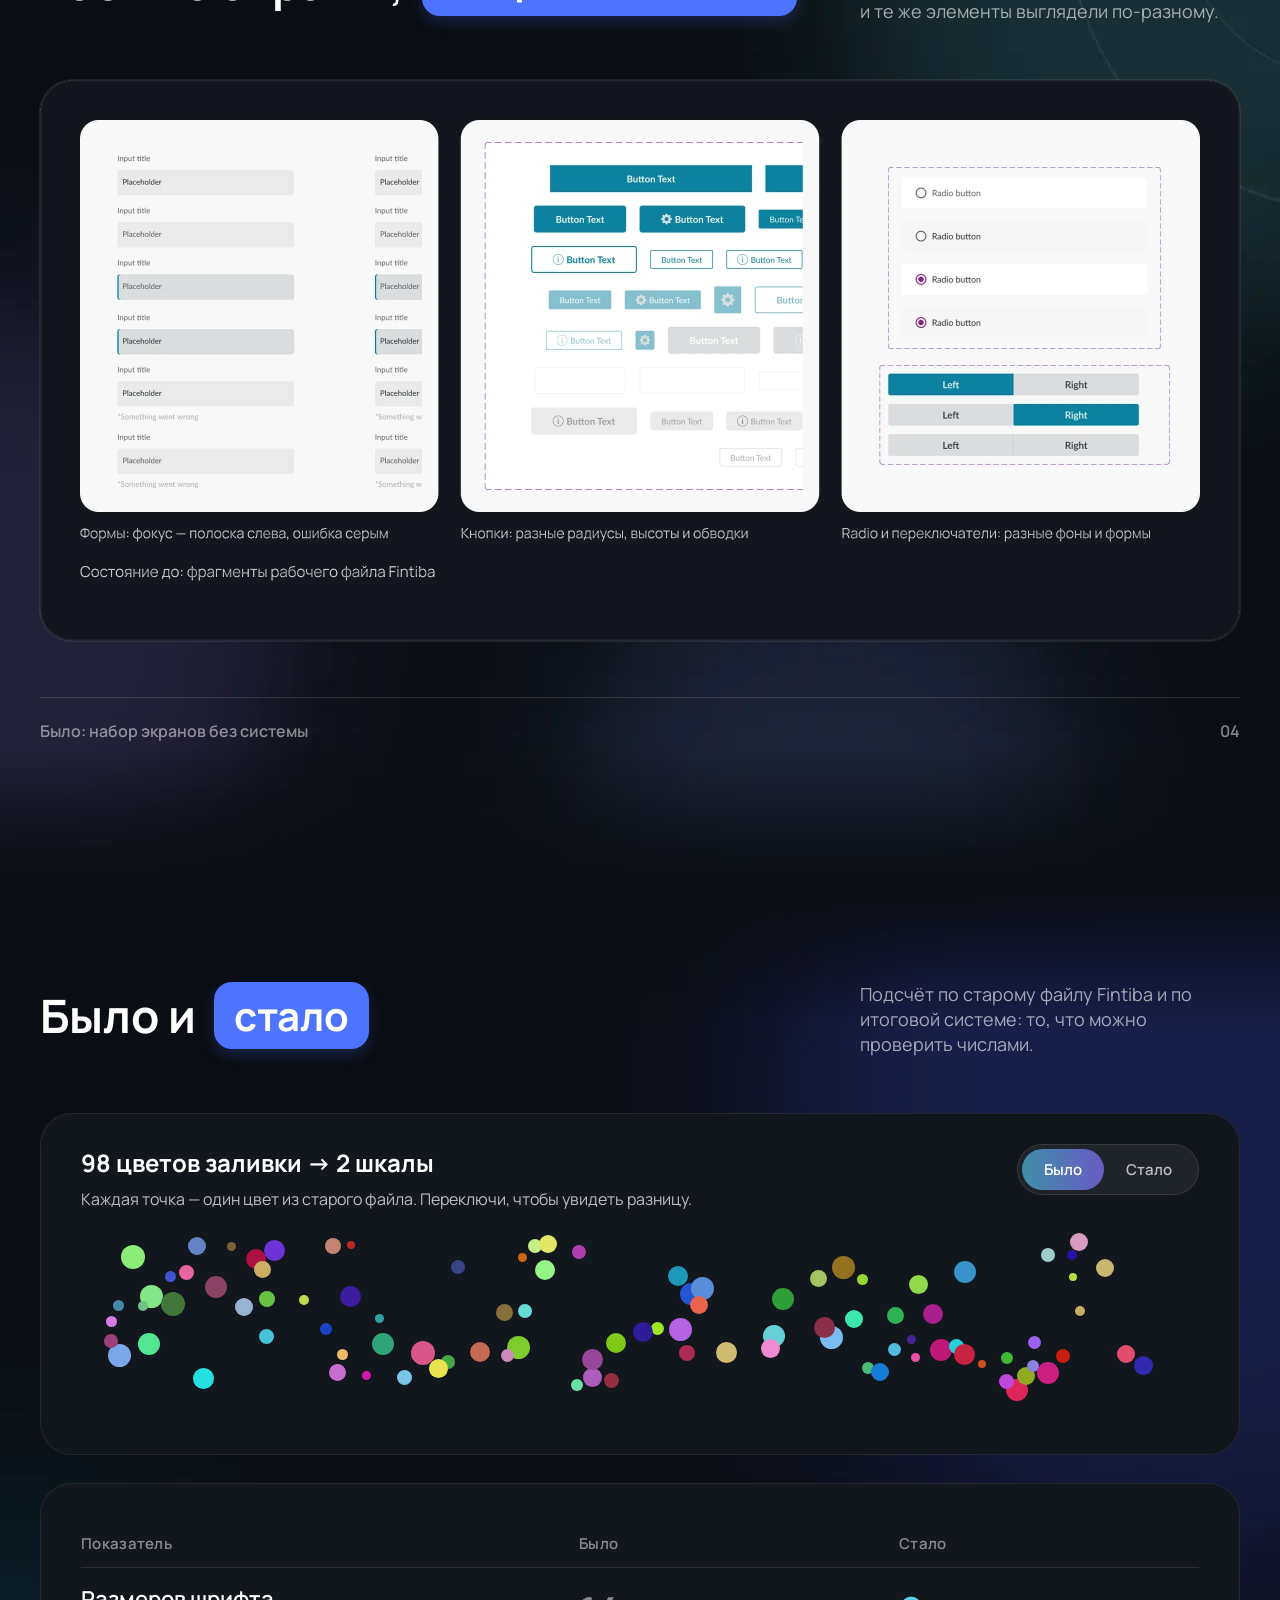
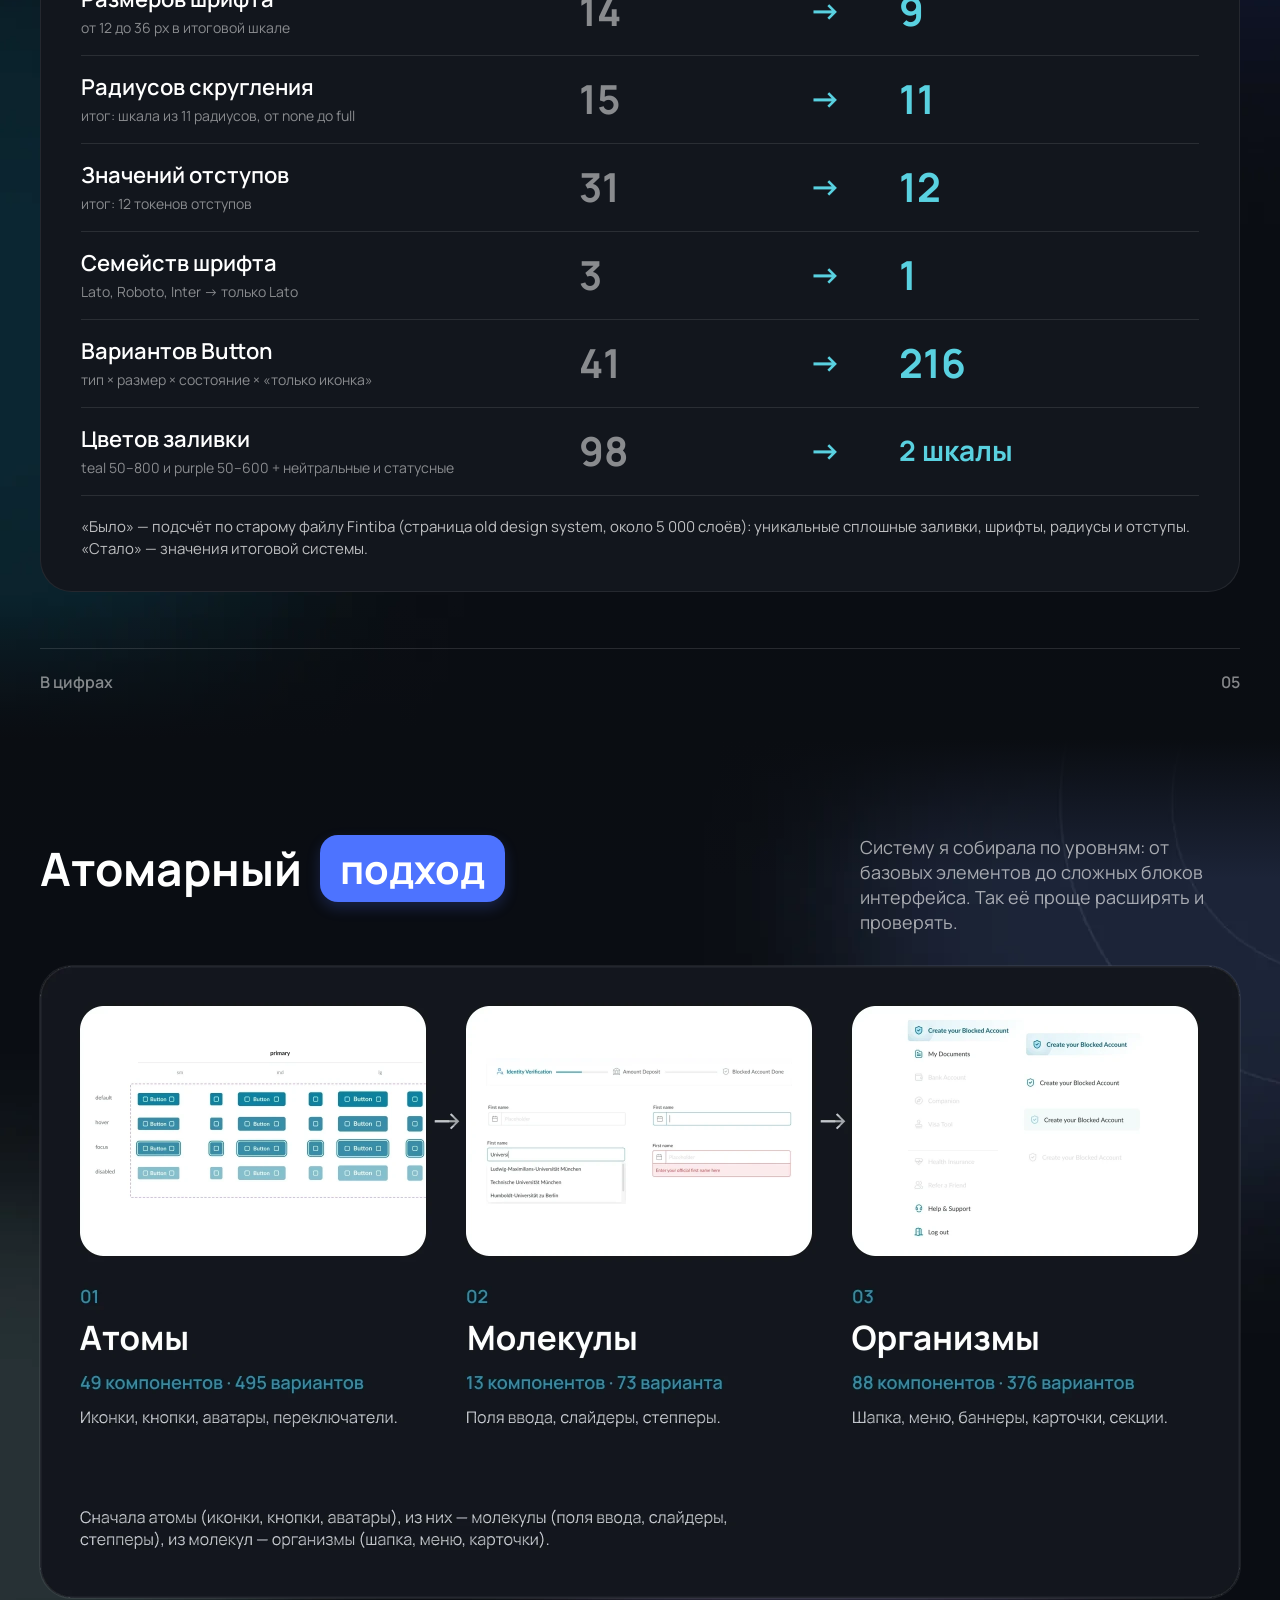
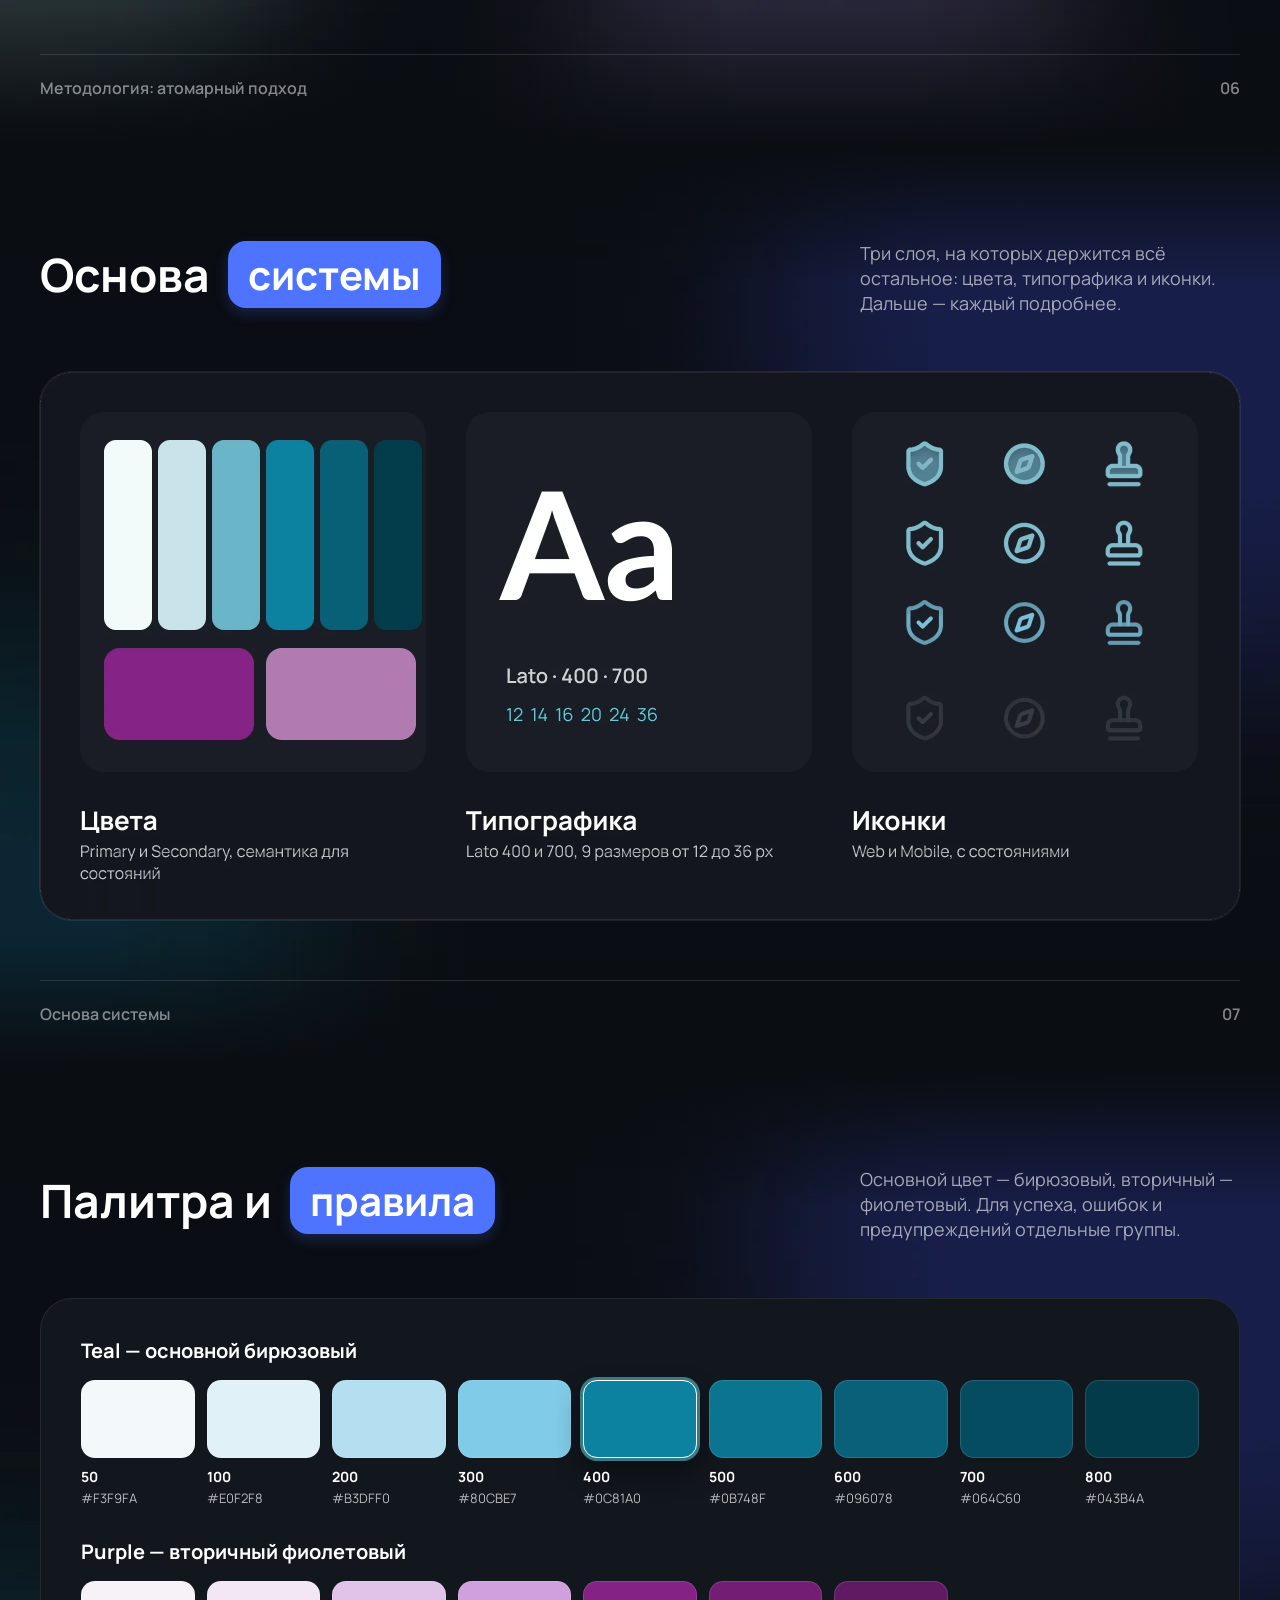
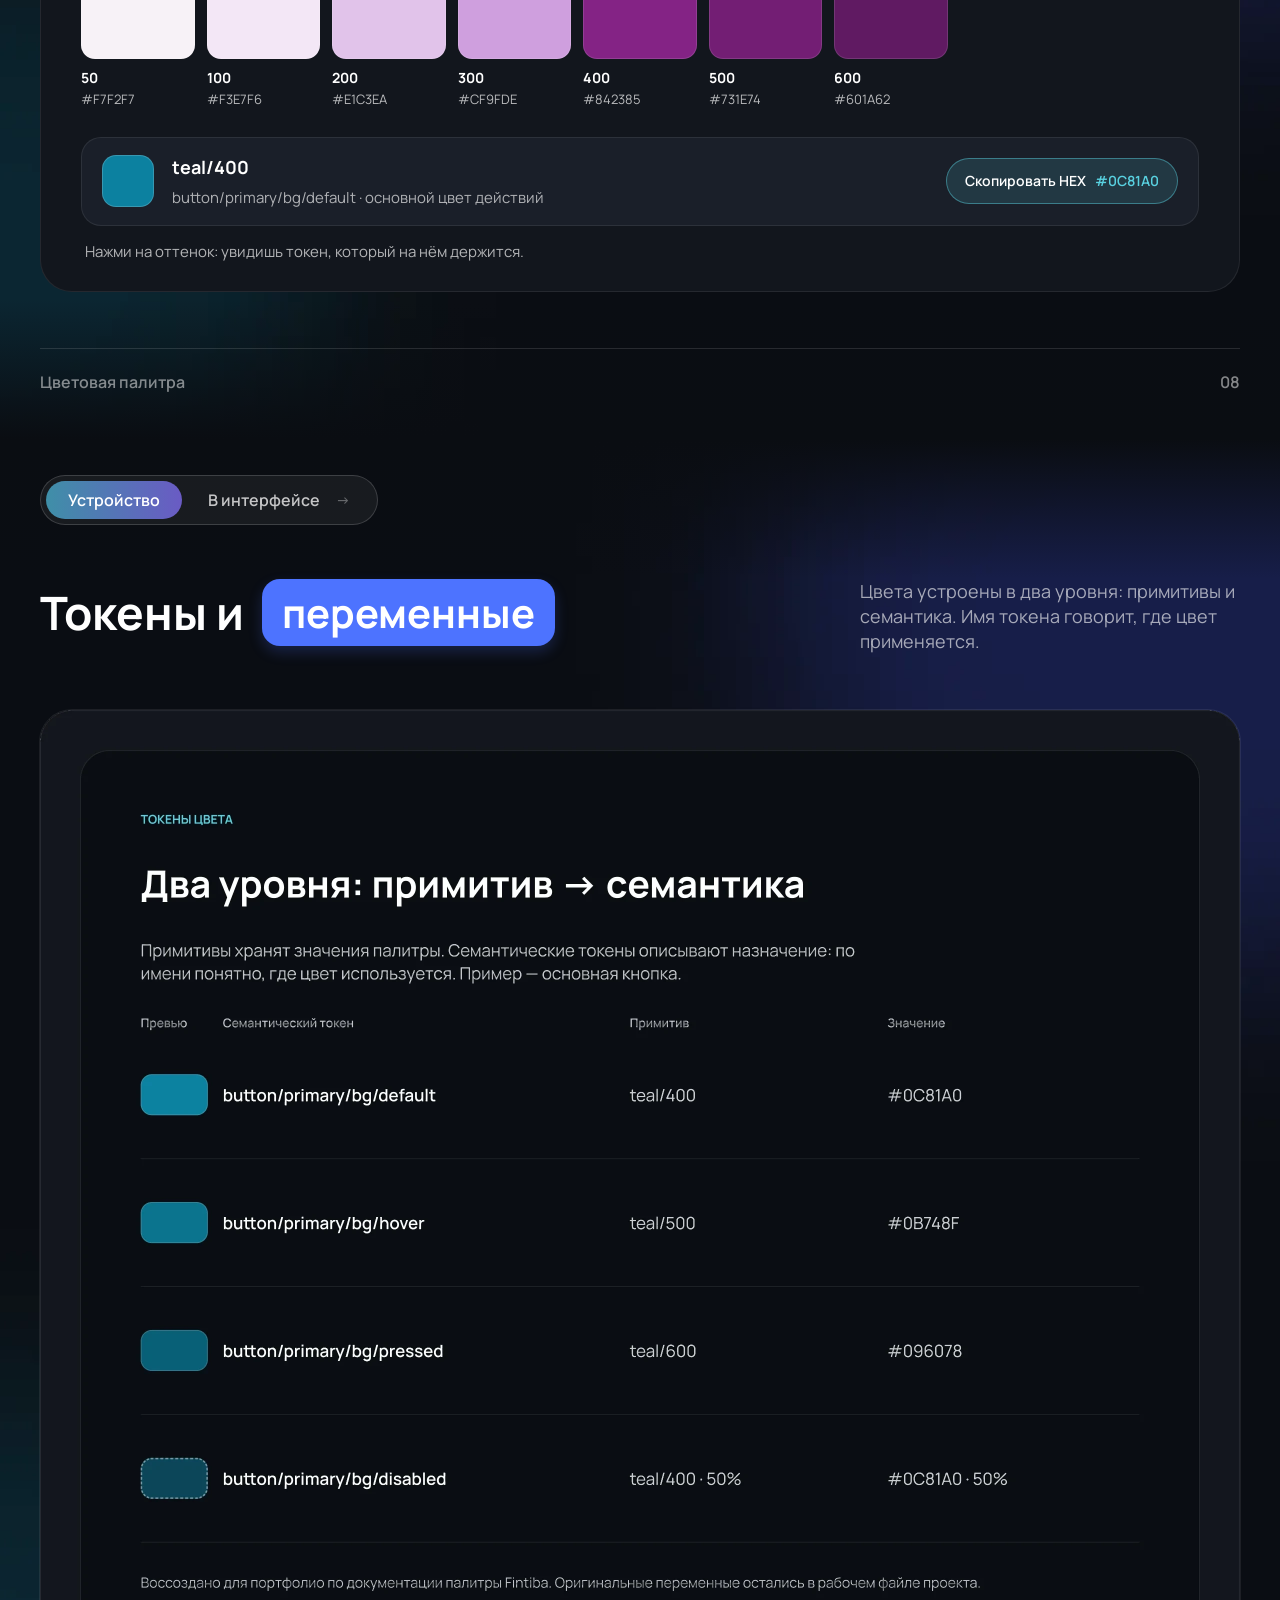
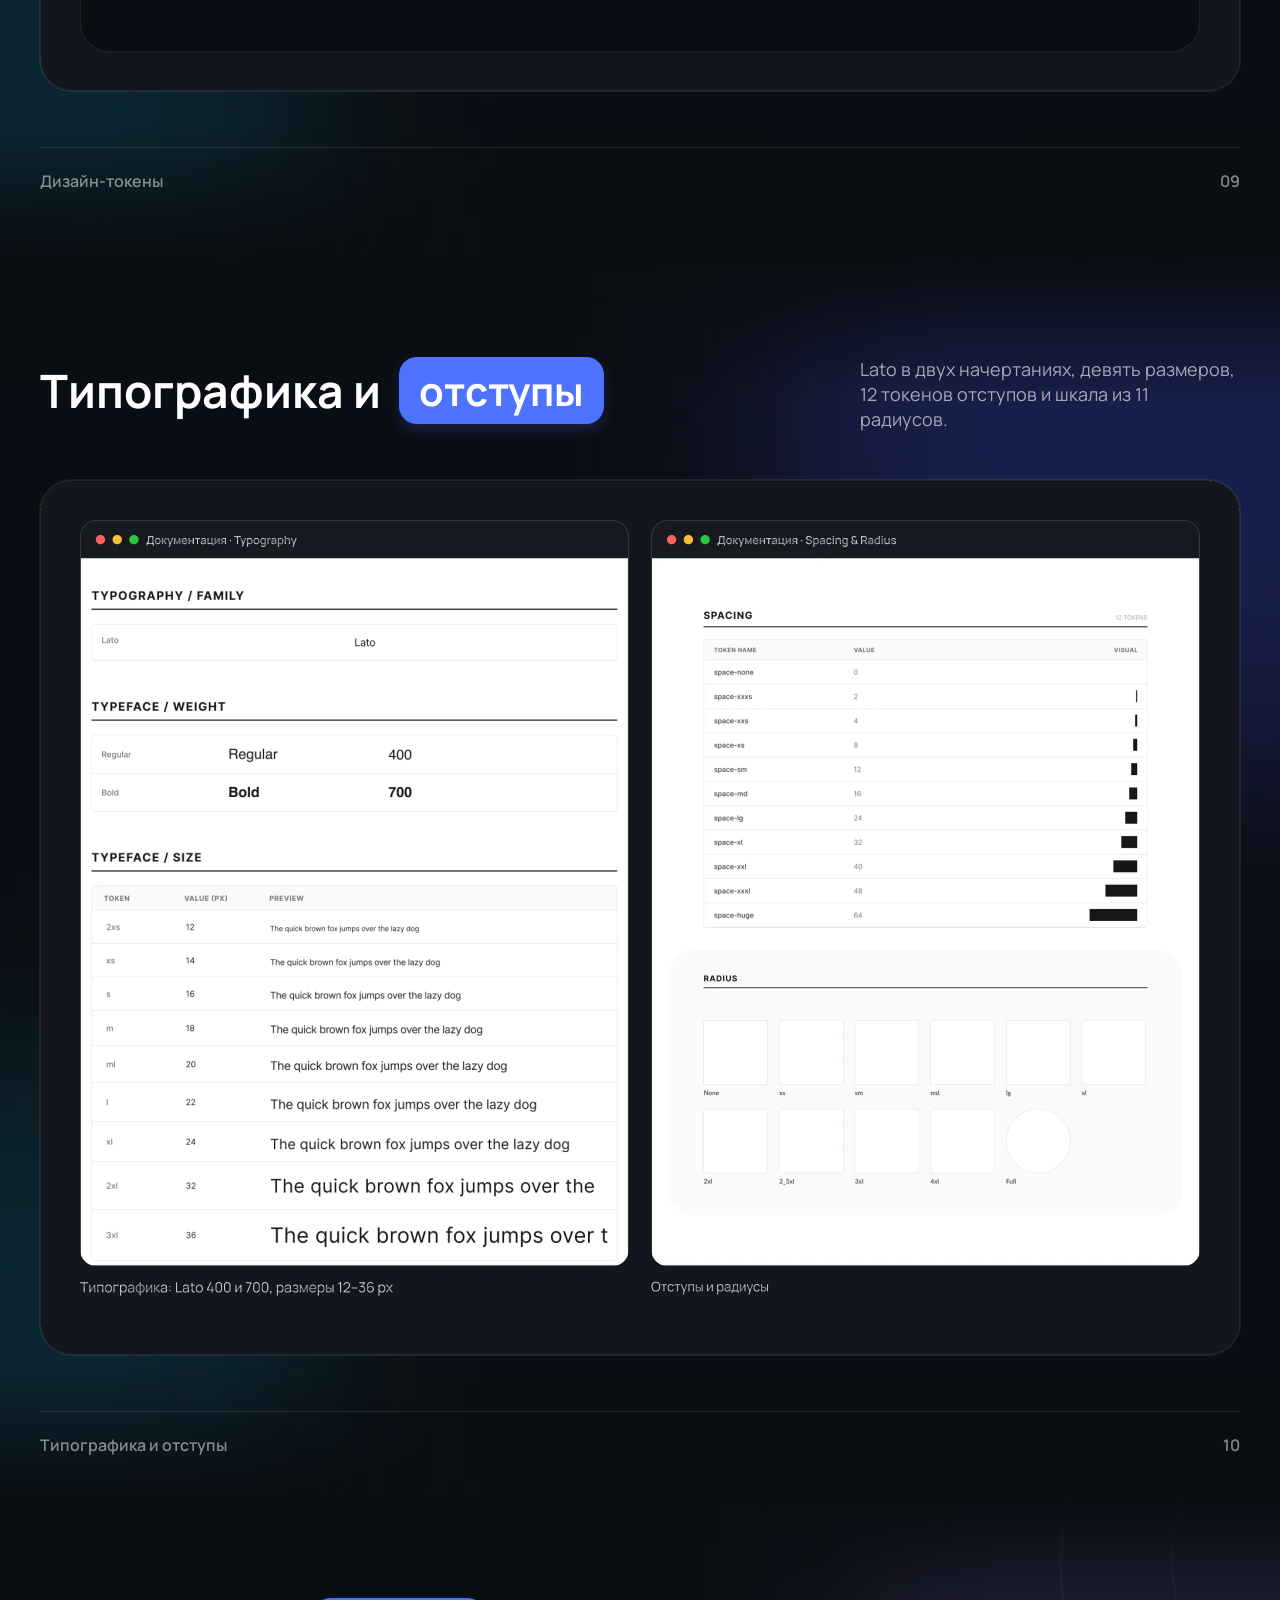
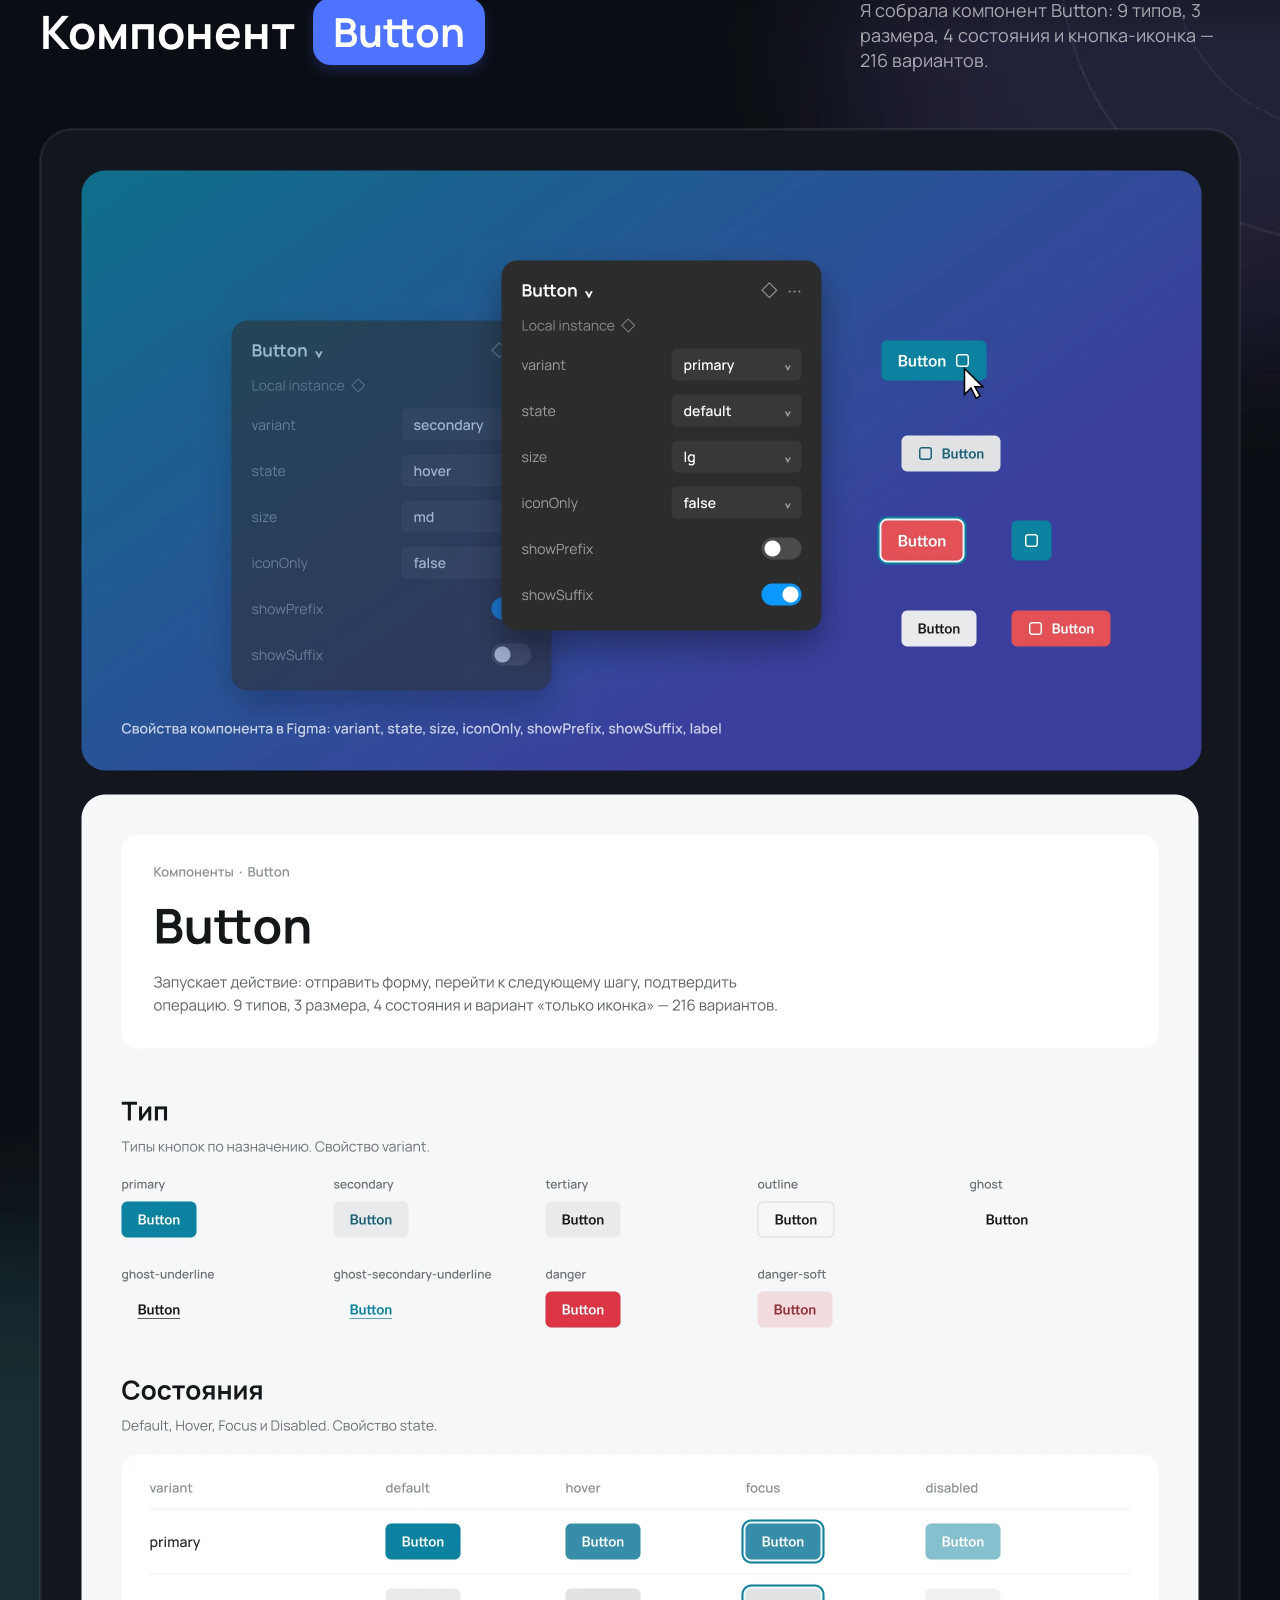
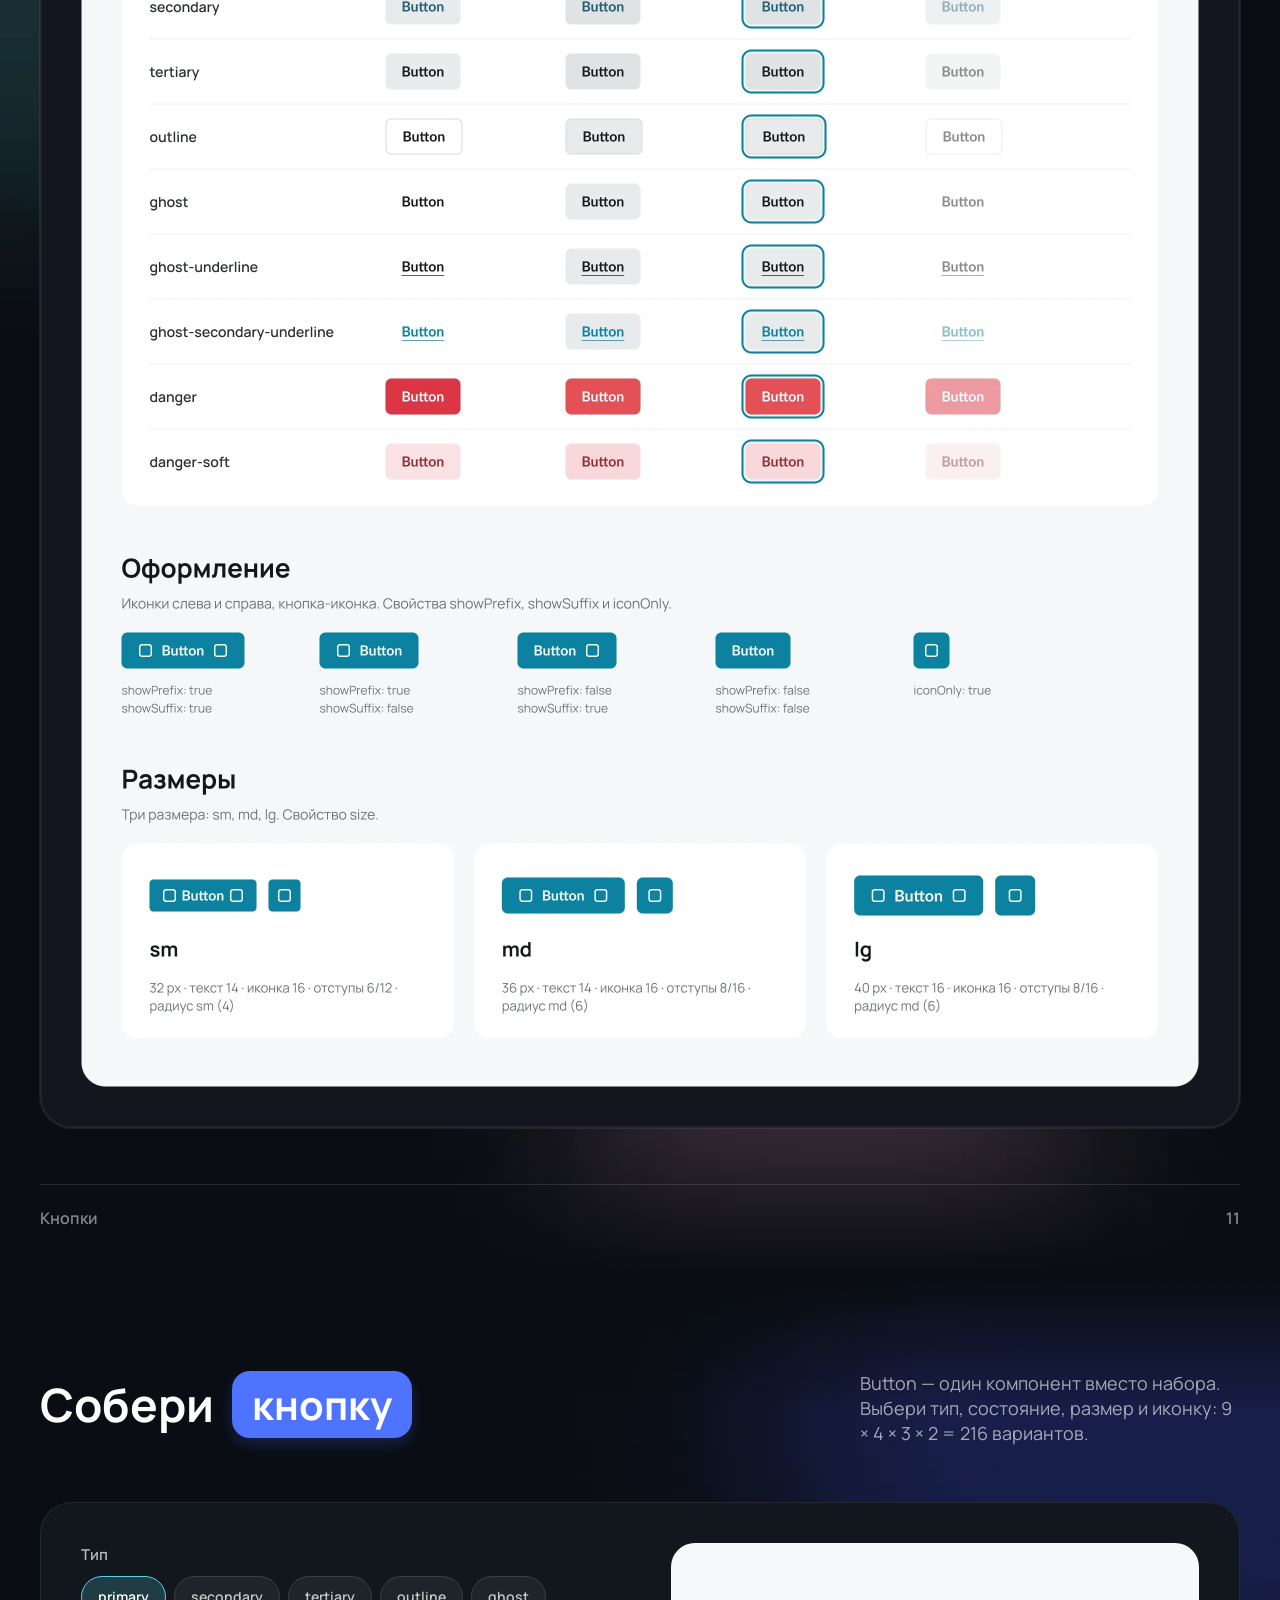
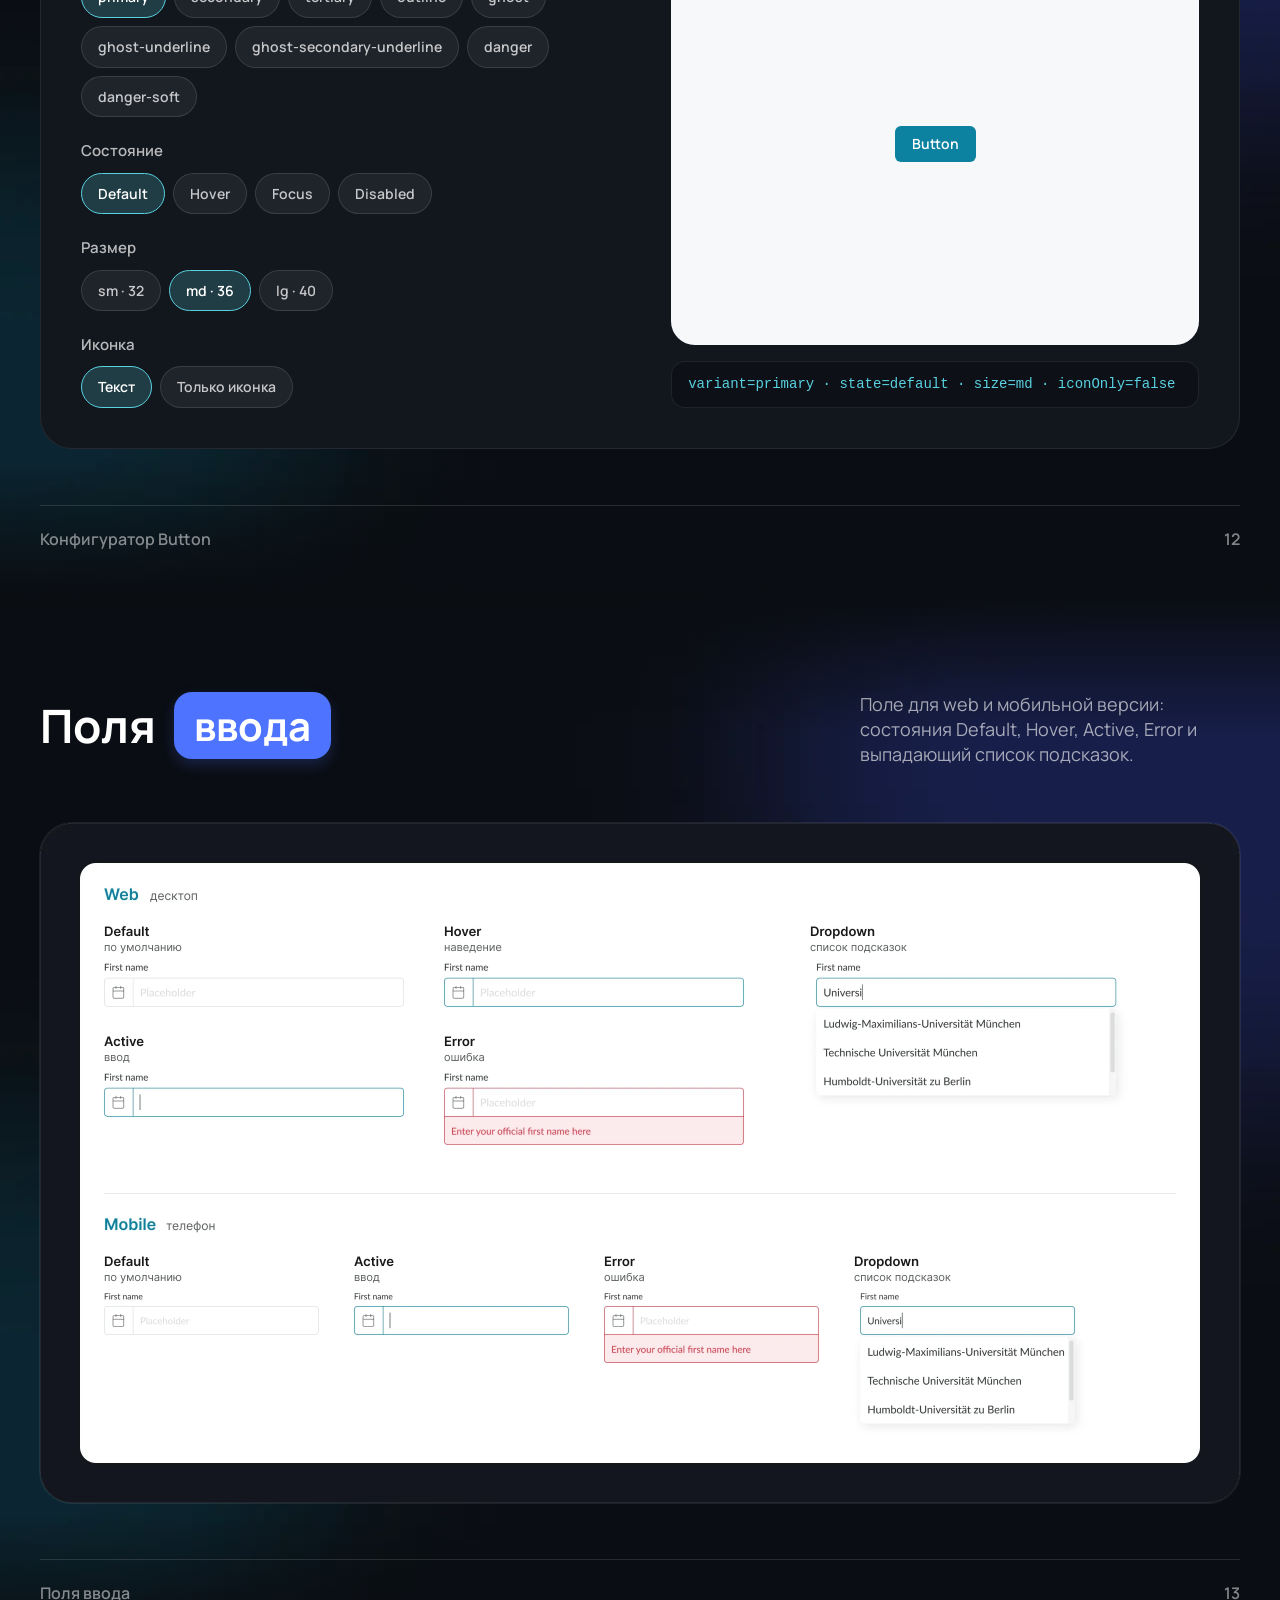
<file: cases/design-system.html>
<!doctype html>
<html lang="ru">
<head>
  <meta charset="utf-8">
  <meta name="viewport" content="width=device-width, initial-scale=1">
  <title>Дизайн-система Fintiba — Вера Леванова</title>
  <meta name="description" content="Кейс: дизайн-система банковского продукта Fintiba почти с нуля — токены, 150 компонентов и 944 варианта, правила для bottom sheet и модальных окон.">
  <meta property="og:title" content="Дизайн-система Fintiba — кейс Веры Левановой">
  <meta property="og:description" content="Токены цвета, Button на 216 вариантов, организмы и правила применения для веба и мобильного приложения.">
  <meta property="og:type" content="article">
  <meta property="og:image" content="https://veralevanova.github.io/assets/img/og-cover.jpg">
  <meta property="og:image:width" content="1200">
  <meta property="og:image:height" content="630">
  <meta property="og:url" content="https://veralevanova.github.io/cases/design-system.html">
  <meta name="twitter:card" content="summary_large_image">
  <link rel="canonical" href="https://veralevanova.github.io/cases/design-system.html">
  <link rel="alternate" hreflang="ru" href="https://veralevanova.github.io/cases/design-system.html">
  <link rel="alternate" hreflang="en" href="https://veralevanova.github.io/en/cases/design-system.html">
  <meta name="theme-color" content="#0b0e15">
  <link rel="icon" href="../assets/img/favicon.svg" type="image/svg+xml">
  <link rel="preconnect" href="https://fonts.googleapis.com">
  <link rel="preconnect" href="https://fonts.gstatic.com" crossorigin>
  <link href="https://fonts.googleapis.com/css2?family=Manrope:wght@400;500;600;700;800&display=swap" rel="stylesheet">
  <link rel="stylesheet" href="../assets/css/site.css?v=1794825900">
  <link rel="stylesheet" href="../assets/css/case-dark.css?v=1794825900">
  <link rel="stylesheet" href="../assets/css/case-footer.css?v=1794825900">
  <link rel="stylesheet" href="../assets/css/case-head.css?v=1794825900">
</head>
<body class="theme-dark ds-case">
  <a class="skip-link" href="#main">Перейти к содержимому</a>

  <header class="dk-head dk-head--ds">
    <div class="container">
      <a class="crumb" href="../index.html#projects">Дизайн-система · Fintiba</a>
      <nav class="nav-pill" aria-label="Основная навигация">
        <a href="../index.html#projects" aria-current="page">Проекты</a>
        <a href="../index.html#about">Обо мне</a>
        <a href="#contacts">Контакты</a>
      </nav>
      <a class="lang-switch" href="../en/cases/design-system.html" hreflang="en" lang="en" aria-label="English version">EN</a>
    </div>
  </header>

  <main id="main" class="dk">
    <section class="dk-hero dk-hero--ds">
      <h1>Дизайн-система Fintiba</h1>
      <div class="hero-wrap">
        <img class="hero-img" src="../assets/img/ds/cover-v2.webp?v=1793305000" width="1440" height="997" alt="Обложка: «Дизайн-система Fintiba», Вера Леванова, UI/UX-дизайнер. Вокруг — таблица переменных, экраны приложения и варианты кнопок">
      </div>
      <div class="ds-stats-wrap"><div class="container"><ul class="ds-stats" aria-label="Цифры дизайн-системы">
        <li><b>216</b><span>вариантов Button</span><small>Type, State, Size, Icon</small></li>
        <li><b>150</b><span>компонентов</span><small>944 варианта в Figma</small></li>
        <li><b>9</b><span>размеров шрифта</span><small>от 12 до 36 px</small></li>
        <li><b>12</b><span>токенов отступов</span><small>и шкала из 11 радиусов</small></li>
      </ul></div></div>
    </section>

    <section class="dsec" style="--h:794; background-image:url(../assets/img/ds/bg-brief.webp)">
      <div class="st">
        <div class="a dsh" style="--x:0; --y:96; --w:1200"><h2><span>Кейс</span><span class="pl">коротко</span></h2><p class="desc">Что за продукт, что я делала и что получилось. Подробности и цифры — на следующих слайдах.</p></div>
        <div class="a" style="--x:0; --y:227; --w:1200"><div class="dcard"><div class="dtiles">
  <div class="dtile"><p class="k">Роль</p><h3>Собирала систему</h3><p>От аудита старых экранов до токенов, компонентов и страниц: 150 компонентов в Figma.</p></div>
  <div class="dtile"><p class="k">Задача</p><h3>Один вид и поведение на всех экранах</h3><p>Банковский продукт Fintiba: формы, кнопки, bottom sheet и иконки выглядели по-разному в вебе и на мобильных.</p></div>
  <div class="dtile"><p class="k">Результат</p><h3>Основа системы для команды</h3><p>Токены цвета, Button на 216 вариантов, организмы, правила для bottom sheet и модальных окон. Цифры «было и стало» — сразу после задачи, экраны в продукте — в конце кейса.</p></div>
</div></div></div>
        <div class="a dsf" style="--x:0; --y:703; --w:1200"><span>Кратко</span><span>02</span></div>
      </div>
    </section>
    <section class="dsec" style="--h:1218; background-image:url(../assets/img/ds/bg-role.webp)">
      <div class="st">
        <div class="a dsh" style="--x:0; --y:96; --w:1200"><h2><span>Моя</span><span class="pl">роль</span></h2><p class="desc">Что я делала сама, в чём помогал senior-дизайнер и через какие этапы прошла работа.</p></div>
        <div class="a" style="--x:0; --y:227; --w:1200"><div class="dcard dcard--fix dcard--role" style="--ch:844">
<div class="role-top">
  <div class="stmt"><p class="k">Моя зона</p><h3>Вела дизайн-систему сама — от токенов до готовых страниц.</h3>
    <div class="stats"><div><b>150</b><span>компонентов</span></div><div><b>944</b><span>варианта</span></div><div><b>18</b><span>экранов на 9 страницах</span></div></div></div>
  <div class="who"><h4>Кто что делал</h4>
    <div class="r"><span class="av">Я</span><div><b>Проектировала и собирала</b><span class="tg">основная работа</span><p>Токены, компоненты, организмы, страницы и правила применения.</p></div></div>
    <div class="r"><span class="av av--s">S</span><div><b>Senior-дизайнер</b><p>Давал рекомендации по ходу работы и в конце, оформил документацию с помощью плагина.</p></div></div>
  </div>
</div>
<div class="built"><h4>Что я сделала</h4><div class="cols">
  <div class="col"><h5 style="color:#59d1e0">Основа</h5><div class="chips"><span>Токены цвета: примитивы и семантика</span><span>Шрифты: 9 размеров, 12–36 px</span><span>Радиусы и отступы</span></div></div>
  <div class="col"><h5 style="color:#8fa6ff">Компоненты</h5><div class="chips"><span>Button — 216 вариантов</span><span>Bottom sheet: аудит и компонент</span><span>Модальные окна: аудит</span></div></div>
  <div class="col"><h5 style="color:#f2b66d">Организмы</h5><div class="chips"><span>Sidebar</span><span>Bottom bar</span><span>Header</span><span>Иконки и их состояния</span></div></div>
</div></div>
<ol class="process" aria-label="Этапы работы"><li><b>01</b>Аудит экранов</li><i></i><li><b>02</b>Токены</li><i></i><li><b>03</b>Атомы</li><i></i><li><b>04</b>Молекулы и организмы</li><i></i><li><b>05</b>Страницы</li></ol>
</div></div>
        <div class="a dsf" style="--x:0; --y:1127; --w:1200"><span>Моя роль</span><span>03</span></div>
      </div>
    </section>
    <section class="dsec dsec--tabs" id="ctx" style="--h:1033; background-image:url(../assets/img/ds/bg-context.webp)">
      <div class="dtabs" role="tablist" aria-label="Контекст / Задача"><button type="button" role="tab" class="dtab is-active" aria-selected="true">Контекст</button><button type="button" role="tab" class="dtab" aria-selected="false">Задача</button></div>
      <div class="dpanel is-active" role="tabpanel"><div class="st">
        <div class="a dsh" style="--x:0; --y:96; --w:1200"><h2><span>Разные экраны,</span><span class="pl">общие элементы</span></h2><p class="desc">В банковском продукте накопилось много форм, кнопок, bottom sheet и иконок. Одни и те же элементы выглядели по-разному.</p></div>
        <div class="a" style="--x:0; --y:227; --w:1200"><div class="cimg only-d"><img src="../assets/img/ds/card-context.webp?v=11" width="2400" height="1122" loading="lazy" alt="Фрагменты рабочего файла Fintiba до системы: поля ввода с разным фокусом и ошибкой, кнопки с разными радиусами и обводками, radio и переключатели с разными фонами"></div><div class="mob only-m"><figure class="mfig"><img src="../assets/img/ds/m-context-1.webp" width="716" height="784" loading="lazy" alt="Поля ввода до системы"><figcaption>Формы: фокус — полоска слева, ошибка серым</figcaption></figure><figure class="mfig"><img src="../assets/img/ds/m-context-2.webp" width="716" height="784" loading="lazy" alt="Кнопки до системы"><figcaption>Кнопки: разные радиусы, высоты и обводки</figcaption></figure><figure class="mfig"><img src="../assets/img/ds/m-context-3.webp" width="716" height="784" loading="lazy" alt="Radio и переключатели до системы"><figcaption>Radio и переключатели: разные фоны и формы</figcaption></figure><p class="mnote">Состояние до: фрагменты рабочего файла</p></div></div>
        <div class="a dsf" style="--x:0; --y:844; --w:1200"><span>Было: набор экранов без системы</span><span>04</span></div>
      </div></div>
      <div class="dpanel" role="tabpanel"><div class="st">
        <div class="a dsh" style="--x:0; --y:96; --w:1200"><h2><span>Одна система</span><span class="pl">для всех экранов</span></h2><p class="desc">Сделать так, чтобы продукт выглядел и вёл себя одинаково на всех экранах — в вебе и на мобильных.</p></div>
        <div class="a" style="--x:0; --y:227; --w:1200"><div class="cimg only-d"><img src="../assets/img/ds/card-task.webp?v=11" width="2400" height="1278" loading="lazy" alt="Было: 14 размеров шрифта, 15 радиусов и 98 цветов заливки. Цель: единые названия, состояния и правила. Три принципа: единые названия, единые состояния, правила применения"></div><div class="mob only-m"><div class="mcard mgoal"><p class="k" style="color:#d75656">Было</p><p class="mt">Общих правил не было: 14 размеров шрифта, 15 радиусов и 98 цветов заливки на одних и тех же элементах.</p><span class="marr" aria-hidden="true">↓</span><p class="k" style="color:#2990ab">Цель</p><p class="mt" style="color:#fff">Система: единые названия, состояния и правила, чтобы дизайнеры и разработчики опирались на одно и то же.</p></div><div class="mwhite"><img src="../assets/img/ds/m-task-1.webp" width="670" height="400" loading="lazy" alt="Схема имени токена button/primary/bg/hover"><p class="n"><b>01</b> Единые названия</p><p>Токены и компоненты называются по назначению: по имени понятно, где и в каком состоянии используется цвет.</p></div><div class="mwhite"><img src="../assets/img/ds/m-task-2.webp" width="670" height="400" loading="lazy" alt="Кнопка в состояниях default, hover, focus, disabled"><p class="n"><b>02</b> Единые состояния</p><p>Default, Hover, Focus и Disabled выглядят и называются одинаково во всех компонентах.</p></div><div class="mwhite"><img src="../assets/img/ds/m-task-3.webp" width="670" height="400" loading="lazy" alt="Схема bottom sheet с отступами и размерами"><p class="n"><b>03</b> Правила применения</p><p>Правила построения, например для bottom sheet: форма, отступы, типографика и зона действий.</p></div></div></div>
        <div class="a dsf" style="--x:0; --y:922; --w:1200"><span>Задача</span><span>04</span></div>
      </div></div>
    </section>
    <section class="dsec" style="--h:1453; background-image:url(../assets/img/ds/bg-numbers.webp)">
      <div class="st">
        <div class="a dsh" style="--x:0; --y:96; --w:1200"><h2><span>Было и</span><span class="pl">стало</span></h2><p class="desc">Подсчёт по старому файлу Fintiba и по итоговой системе: то, что можно проверить числами.</p></div>
        <div class="a" style="--x:0; --y:227; --w:1200"><div class="dcard chaos" id="chaos"><div class="chaos__top"><div><h3>98 цветов заливки → 2 шкалы</h3><p>Каждая точка — один цвет из старого файла. Переключи, чтобы увидеть разницу.</p></div><div class="chaos__tg" role="group" aria-label="Состояние"><button type="button" class="is-on" data-mode="was">Было</button><button type="button" data-mode="now">Стало</button></div></div><div class="chaos__field" aria-hidden="true"></div><div class="chaos__legend" aria-hidden="true"><span>teal 50–800</span><span>purple 50–600</span></div></div></div>
        <div class="a" style="--x:0; --y:597; --w:1200"><div class="dcard dcard--fix dcard--num" style="--ch:709"><table class="btable"><thead><tr><th scope="col">Показатель</th><th scope="col">Было</th><th aria-hidden="true"></th><th scope="col">Стало</th></tr></thead><tbody><tr><td><b>Размеров шрифта</b><small>от 12 до 36 px в итоговой шкале</small></td><td class="was">14</td><td class="arr" aria-hidden="true">→</td><td class="now">9</td></tr><tr><td><b>Радиусов скругления</b><small>итог: шкала из 11 радиусов, от none до full</small></td><td class="was">15</td><td class="arr" aria-hidden="true">→</td><td class="now">11</td></tr><tr><td><b>Значений отступов</b><small>итог: 12 токенов отступов</small></td><td class="was">31</td><td class="arr" aria-hidden="true">→</td><td class="now">12</td></tr><tr><td><b>Семейств шрифта</b><small>Lato, Roboto, Inter → только Lato</small></td><td class="was">3</td><td class="arr" aria-hidden="true">→</td><td class="now">1</td></tr><tr><td><b>Вариантов Button</b><small>тип × размер × состояние × «только иконка»</small></td><td class="was">41</td><td class="arr" aria-hidden="true">→</td><td class="now">216</td></tr><tr><td><b>Цветов заливки</b><small>teal 50–800 и purple 50–600 + нейтральные и статусные</small></td><td class="was">98</td><td class="arr" aria-hidden="true">→</td><td class="now now--sm">2 шкалы</td></tr></tbody></table>
<p class="dnote">«Было» — подсчёт по старому файлу Fintiba (страница old design system, около 5 000 слоёв): уникальные сплошные заливки, шрифты, радиусы и отступы. «Стало» — значения итоговой системы.</p></div></div>
        <div class="a dsf" style="--x:0; --y:1362; --w:1200"><span>В цифрах</span><span>05</span></div>
      </div>
    </section>
    <section class="dsec" style="--h:1006; background-image:url(../assets/img/ds/bg-atomic.webp)">
      <div class="st">
        <div class="a dsh" style="--x:0; --y:96; --w:1200"><h2><span>Атомарный</span><span class="pl">подход</span></h2><p class="desc">Систему я собирала по уровням: от базовых элементов до сложных блоков интерфейса. Так её проще расширять и проверять.</p></div>
        <div class="a" style="--x:0; --y:227; --w:1200"><div class="cimg only-d"><img src="../assets/img/ds/card-atomic.webp?v=11" width="2400" height="1264" loading="lazy" alt="Три уровня системы: Atoms — 49 компонентов и 495 вариантов, Molecules — 13 компонентов и 73 варианта, Organisms — 88 компонентов и 376 вариантов"></div><div class="mob only-m"><div class="mlvl"><img src="../assets/img/ds/m-atomic-1.webp" width="692" height="500" loading="lazy" alt="Атомы: варианты кнопок"><span class="num">01</span><h3>Атомы</h3><p class="cnt">49 компонентов · 495 вариантов</p><p>Иконки, кнопки, аватары, переключатели.</p></div><div class="mlvl"><img src="../assets/img/ds/m-atomic-2.webp" width="692" height="500" loading="lazy" alt="Молекулы: поля ввода и степпер"><span class="num">02</span><h3>Молекулы</h3><p class="cnt">13 компонентов · 73 варианта</p><p>Поля ввода, слайдеры, степперы.</p></div><div class="mlvl"><img src="../assets/img/ds/m-atomic-3.webp" width="692" height="500" loading="lazy" alt="Организмы: боковое меню"><span class="num">03</span><h3>Организмы</h3><p class="cnt">88 компонентов · 376 вариантов</p><p>Шапка, меню, баннеры, карточки, секции.</p></div><p class="mnote">Сначала атомы (иконки, кнопки, аватары), из них — молекулы (поля ввода, слайдеры, степперы), из молекул — организмы (шапка, меню, карточки).</p></div></div>
        <div class="a dsf" style="--x:0; --y:915; --w:1200"><span>Методология: атомарный подход</span><span>06</span></div>
      </div>
    </section>
    <section class="dsec" style="--h:926; background-image:url(../assets/img/ds/bg-base.webp)">
      <div class="st">
        <div class="a dsh" style="--x:0; --y:96; --w:1200"><h2><span>Основа</span><span class="pl">системы</span></h2><p class="desc">Три слоя, на которых держится всё остальное: цвета, типографика и иконки. Дальше — каждый подробнее.</p></div>
        <div class="a" style="--x:0; --y:227; --w:1200"><div class="cimg only-d"><img src="../assets/img/ds/card-base.webp?v=11" width="2400" height="1096" loading="lazy" alt="Основа системы: цвета Primary и Secondary, типографика Lato 400 и 700 с размерами от 12 до 36 px, иконки для Web и Mobile с состояниями"></div><div class="mob only-m"><figure class="mfig"><img src="../assets/img/ds/m-base-1.webp" width="692" height="720" loading="lazy" alt="Шкалы бирюзового и фиолетового"><figcaption><b>Цвета</b>Primary и Secondary, семантика для состояний</figcaption></figure><figure class="mfig"><img src="../assets/img/ds/m-base-2.webp" width="692" height="720" loading="lazy" alt="Lato 400 и 700, размеры 12–36"><figcaption><b>Типографика</b>Lato 400 и 700, 9 размеров от 12 до 36 px</figcaption></figure><figure class="mfig"><img src="../assets/img/ds/m-base-3.webp" width="692" height="720" loading="lazy" alt="Иконки в четырёх состояниях"><figcaption><b>Иконки</b>Web и Mobile, с состояниями</figcaption></figure></div></div>
        <div class="a dsf" style="--x:0; --y:835; --w:1200"><span>Основа системы</span><span>07</span></div>
      </div>
    </section>
    <section class="dsec" style="--h:968; background-image:url(../assets/img/ds/bg-palette.webp)">
      <div class="st">
        <div class="a dsh" style="--x:0; --y:96; --w:1200"><h2><span>Палитра и</span><span class="pl">правила</span></h2><p class="desc">Основной цвет — бирюзовый, вторичный — фиолетовый. Для успеха, ошибок и предупреждений отдельные группы.</p></div>
        <div class="a" style="--x:0; --y:227; --w:1200"><div class="dcard pal-live only-d" id="palLive"><div class="pal-row"><h3>Teal — основной бирюзовый</h3><div class="pal-sws"><button type="button" class="pal-sw" data-scale="teal" data-step="50" data-hex="#F3F9FA" style="--c:#F3F9FA" aria-label="teal/50 #F3F9FA"><i></i><b>50</b><span>#F3F9FA</span></button><button type="button" class="pal-sw" data-scale="teal" data-step="100" data-hex="#E0F2F8" style="--c:#E0F2F8" aria-label="teal/100 #E0F2F8"><i></i><b>100</b><span>#E0F2F8</span></button><button type="button" class="pal-sw" data-scale="teal" data-step="200" data-hex="#B3DFF0" style="--c:#B3DFF0" aria-label="teal/200 #B3DFF0"><i></i><b>200</b><span>#B3DFF0</span></button><button type="button" class="pal-sw" data-scale="teal" data-step="300" data-hex="#80CBE7" style="--c:#80CBE7" aria-label="teal/300 #80CBE7"><i></i><b>300</b><span>#80CBE7</span></button><button type="button" class="pal-sw" data-scale="teal" data-step="400" data-hex="#0C81A0" style="--c:#0C81A0" aria-label="teal/400 #0C81A0"><i></i><b>400</b><span>#0C81A0</span></button><button type="button" class="pal-sw" data-scale="teal" data-step="500" data-hex="#0B748F" style="--c:#0B748F" aria-label="teal/500 #0B748F"><i></i><b>500</b><span>#0B748F</span></button><button type="button" class="pal-sw" data-scale="teal" data-step="600" data-hex="#096078" style="--c:#096078" aria-label="teal/600 #096078"><i></i><b>600</b><span>#096078</span></button><button type="button" class="pal-sw" data-scale="teal" data-step="700" data-hex="#064C60" style="--c:#064C60" aria-label="teal/700 #064C60"><i></i><b>700</b><span>#064C60</span></button><button type="button" class="pal-sw" data-scale="teal" data-step="800" data-hex="#043B4A" style="--c:#043B4A" aria-label="teal/800 #043B4A"><i></i><b>800</b><span>#043B4A</span></button></div></div><div class="pal-row"><h3>Purple — вторичный фиолетовый</h3><div class="pal-sws"><button type="button" class="pal-sw" data-scale="purple" data-step="50" data-hex="#F7F2F7" style="--c:#F7F2F7" aria-label="purple/50 #F7F2F7"><i></i><b>50</b><span>#F7F2F7</span></button><button type="button" class="pal-sw" data-scale="purple" data-step="100" data-hex="#F3E7F6" style="--c:#F3E7F6" aria-label="purple/100 #F3E7F6"><i></i><b>100</b><span>#F3E7F6</span></button><button type="button" class="pal-sw" data-scale="purple" data-step="200" data-hex="#E1C3EA" style="--c:#E1C3EA" aria-label="purple/200 #E1C3EA"><i></i><b>200</b><span>#E1C3EA</span></button><button type="button" class="pal-sw" data-scale="purple" data-step="300" data-hex="#CF9FDE" style="--c:#CF9FDE" aria-label="purple/300 #CF9FDE"><i></i><b>300</b><span>#CF9FDE</span></button><button type="button" class="pal-sw" data-scale="purple" data-step="400" data-hex="#842385" style="--c:#842385" aria-label="purple/400 #842385"><i></i><b>400</b><span>#842385</span></button><button type="button" class="pal-sw" data-scale="purple" data-step="500" data-hex="#731E74" style="--c:#731E74" aria-label="purple/500 #731E74"><i></i><b>500</b><span>#731E74</span></button><button type="button" class="pal-sw" data-scale="purple" data-step="600" data-hex="#601A62" style="--c:#601A62" aria-label="purple/600 #601A62"><i></i><b>600</b><span>#601A62</span></button></div></div><div class="pal-info" aria-live="polite"><i class="pal-info__sw"></i><div class="pal-info__txt"><b class="pal-info__name">teal/400</b><span class="pal-info__use"></span></div><button type="button" class="pal-copy">Скопировать HEX <em>#0C81A0</em></button></div><p class="pal-hint">Нажми на оттенок: увидишь токен, который на нём держится.</p></div><div class="mob only-m"><div class="mcard"><h3 class="ph">Teal — основной бирюзовый</h3><ul class="mpal"><li><i style="background:#F3F9FA"></i><b>50</b><span>#F3F9FA</span></li><li><i style="background:#E0F2F8"></i><b>100</b><span>#E0F2F8</span></li><li><i style="background:#B3DFF0"></i><b>200</b><span>#B3DFF0</span></li><li><i style="background:#80CBE7"></i><b>300</b><span>#80CBE7</span></li><li><i style="background:#0C81A0"></i><b>400</b><span>#0C81A0</span></li><li><i style="background:#0B748F"></i><b>500</b><span>#0B748F</span></li><li><i style="background:#096078"></i><b>600</b><span>#096078</span></li><li><i style="background:#064C60"></i><b>700</b><span>#064C60</span></li><li><i style="background:#043B4A"></i><b>800</b><span>#043B4A</span></li></ul><h3 class="ph">Purple — вторичный фиолетовый</h3><ul class="mpal"><li><i style="background:#F7F2F7"></i><b>50</b><span>#F7F2F7</span></li><li><i style="background:#F3E7F6"></i><b>100</b><span>#F3E7F6</span></li><li><i style="background:#E1C3EA"></i><b>200</b><span>#E1C3EA</span></li><li><i style="background:#CF9FDE"></i><b>300</b><span>#CF9FDE</span></li><li><i style="background:#842385"></i><b>400</b><span>#842385</span></li><li><i style="background:#731E74"></i><b>500</b><span>#731E74</span></li><li><i style="background:#601A62"></i><b>600</b><span>#601A62</span></li></ul></div></div></div>
        <div class="a dsf" style="--x:0; --y:877; --w:1200"><span>Цветовая палитра</span><span>08</span></div>
      </div>
    </section>
    <section class="dsec dsec--tabs" id="tok" style="--h:1378; background-image:url(../assets/img/ds/bg-tokens.webp)">
      <div class="dtabs" role="tablist" aria-label="Устройство / В интерфейсе"><button type="button" role="tab" class="dtab is-active" aria-selected="true">Устройство</button><button type="button" role="tab" class="dtab" aria-selected="false">В интерфейсе</button></div>
      <div class="dpanel is-active" role="tabpanel"><div class="st">
        <div class="a dsh" style="--x:0; --y:96; --w:1200"><h2><span>Токены и</span><span class="pl">переменные</span></h2><p class="desc">Цвета устроены в два уровня: примитивы и семантика. Имя токена говорит, где цвет применяется.</p></div>
        <div class="a" style="--x:0; --y:227; --w:1200"><div class="cimg only-d"><img src="../assets/img/ds/card-tokens.webp?v=11" width="2400" height="1962" loading="lazy" alt="Таблица токенов цвета: семантический токен button/primary/bg в состояниях default, hover, pressed и disabled ссылается на примитивы teal/400, teal/500, teal/600"></div><div class="mob only-m"><div class="mcard"><p class="k">Токены цвета</p><h3 class="mh">Два уровня: примитив → семантика</h3><p class="mt">Примитивы хранят значения палитры. Семантические токены описывают назначение: по имени понятно, где цвет используется. Пример — основная кнопка.</p><ul class="mtok"><li><i style="background:#0C81A0"></i><div><b>button/primary/bg/default</b><span>teal/400 · #0C81A0</span></div></li><li><i style="background:#0B748F"></i><div><b>button/primary/bg/hover</b><span>teal/500 · #0B748F</span></div></li><li><i style="background:#096078"></i><div><b>button/primary/bg/pressed</b><span>teal/600 · #096078</span></div></li><li><i style="background:rgba(12,129,160,.5)"></i><div><b>button/primary/bg/disabled</b><span>teal/400 · 50% · #0C81A0 · 50%</span></div></li></ul><p class="mnote">Воссоздано для портфолио по документации палитры. Оригинальные переменные остались в рабочем файле проекта.</p></div></div></div>
        <div class="a dsf" style="--x:0; --y:1264; --w:1200"><span>Дизайн-токены</span><span>09</span></div>
      </div></div>
      <div class="dpanel" role="tabpanel"><div class="st">
        <div class="a dsh" style="--x:0; --y:96; --w:1200"><h2><span>Токены</span><span class="pl">на экране</span></h2><p class="desc">Как семантические токены работают в продукте: экран пополнения блокированного счёта, мобильная версия.</p></div>
        <div class="a" style="--x:0; --y:227; --w:1200"><div class="cimg only-d"><img src="../assets/img/ds/card-tokens-ui.webp" width="2400" height="2008" loading="lazy" alt="Мобильный экран Fintiba с выносками токенов: text/primary, text/secondary, border/default, surface/raised, button/primary/bg/default"></div><div class="mob only-m"><figure class="mfig mfig--grad"><img src="../assets/img/ds/m-tokens-ui-1.webp" width="1028" height="1816" loading="lazy" alt="Экран пополнения блокированного счёта с выносками токенов"></figure><ul class="mlegend"><li><i style="background:#1a1d26"></i>text/primary</li><li><i style="background:#5a5f60"></i>text/secondary</li><li><i style="background:#dadcdd"></i>border/default</li><li><i style="background:#ffffff"></i>surface/raised</li><li><i style="background:#0C81A0"></i>button/primary/bg/default</li></ul></div></div>
        <div class="a dsf" style="--x:0; --y:1287; --w:1200"><span>Токены в интерфейсе</span><span>09</span></div>
      </div></div>
    </section>
    <section class="dsec" style="--h:1241; background-image:url(../assets/img/ds/bg-type.webp)">
      <div class="st">
        <div class="a dsh" style="--x:0; --y:96; --w:1200"><h2><span>Типографика и</span><span class="pl">отступы</span></h2><p class="desc">Lato в двух начертаниях, девять размеров, 12 токенов отступов и шкала из 11 радиусов.</p></div>
        <div class="a" style="--x:0; --y:219; --w:1200"><div class="cimg only-d"><img src="../assets/img/ds/card-type.webp?v=11" width="2400" height="1750" loading="lazy" alt="Документация: типографика Lato с размерами от 12 до 36 px, токены отступов и шкала радиусов"></div><div class="mob only-m"><figure class="mfig"><a class="zoom" href="../assets/img/ds/m-type-1.webp" target="_blank" rel="noopener" aria-label="Открыть крупнее: Документация: типографика Lato, размеры 12–36 px"><img src="../assets/img/ds/m-type-1.webp" width="1098" height="1492" loading="lazy" alt="Документация: типографика Lato, размеры 12–36 px"></a><figcaption>Типографика: Lato 400 и 700, размеры 12–36 px</figcaption></figure><figure class="mfig"><a class="zoom" href="../assets/img/ds/m-type-2.webp" target="_blank" rel="noopener" aria-label="Открыть крупнее: Документация: токены отступов и шкала радиусов"><img src="../assets/img/ds/m-type-2.webp" width="1098" height="1490" loading="lazy" alt="Документация: токены отступов и шкала радиусов"></a><figcaption>Отступы и радиусы</figcaption></figure><p class="mnote">Нажмите на картинку, чтобы открыть крупнее.</p></div></div>
        <div class="a dsf" style="--x:0; --y:1150; --w:1200"><span>Типографика и отступы</span><span>10</span></div>
      </div>
    </section>
    <section class="dsec" style="--h:2973; background-image:url(../assets/img/ds/bg-buttons.webp)">
      <div class="st">
        <div class="a dsh" style="--x:0; --y:96; --w:1200"><h2><span>Компонент</span><span class="pl">Button</span></h2><p class="desc">Я собрала компонент Button: 9 типов, 3 размера, 4 состояния и кнопка-иконка — 216 вариантов.</p></div>
        <div class="a" style="--x:0; --y:227; --w:1200"><div class="cimg only-d"><img src="../assets/img/ds/card-buttons.webp" width="2400" height="5198" loading="lazy" alt="Компонент Button: свойства в Figma и страница документации с типами, состояниями, иконками и размерами sm, md, lg"></div><div class="mob only-m"><figure class="mfig"><a class="zoom" href="../assets/img/ds/m-buttons-1.webp" target="_blank" rel="noopener" aria-label="Открыть крупнее: Свойства компонента Button в Figma: variant, state, size, iconOnly, showPrefix, showSuffix"><img src="../assets/img/ds/m-buttons-1.webp" width="1600" height="857" loading="lazy" alt="Свойства компонента Button в Figma: variant, state, size, iconOnly, showPrefix, showSuffix"></a><figcaption>Свойства компонента в Figma: variant, state, size, iconOnly, showPrefix, showSuffix, label</figcaption></figure><figure class="mfig"><a class="zoom" href="../assets/img/ds/m-buttons-2.webp" target="_blank" rel="noopener" aria-label="Открыть крупнее: Страница документации Button"><img src="../assets/img/ds/m-buttons-2.webp" width="1600" height="330" loading="lazy" alt="Страница документации Button"></a></figure><figure class="mfig"><a class="zoom" href="../assets/img/ds/m-buttons-3.webp" target="_blank" rel="noopener" aria-label="Открыть крупнее: Типы кнопок"><img src="../assets/img/ds/m-buttons-3.webp" width="1600" height="363" loading="lazy" alt="Типы кнопок"></a></figure><figure class="mfig"><a class="zoom" href="../assets/img/ds/m-buttons-4.webp" target="_blank" rel="noopener" aria-label="Открыть крупнее: Состояния кнопок для каждого типа"><img src="../assets/img/ds/m-buttons-4.webp" width="1600" height="1132" loading="lazy" alt="Состояния кнопок для каждого типа"></a></figure><figure class="mfig"><a class="zoom" href="../assets/img/ds/m-buttons-5.webp" target="_blank" rel="noopener" aria-label="Открыть крупнее: Оформление: иконки слева и справа, кнопка-иконка"><img src="../assets/img/ds/m-buttons-5.webp" width="1600" height="258" loading="lazy" alt="Оформление: иконки слева и справа, кнопка-иконка"></a></figure><figure class="mfig"><a class="zoom" href="../assets/img/ds/m-buttons-6.webp" target="_blank" rel="noopener" aria-label="Открыть крупнее: Размеры sm, md, lg"><img src="../assets/img/ds/m-buttons-6.webp" width="1600" height="429" loading="lazy" alt="Размеры sm, md, lg"></a></figure><p class="mnote">Нажмите на картинку, чтобы открыть крупнее.</p></div></div>
        <div class="a dsf" style="--x:0; --y:2882; --w:1200"><span>Кнопки</span><span>11</span></div>
      </div>
    </section>
    <section class="dsec" style="--h:921; background-image:url(../assets/img/ds/bg-inputs.webp)">
      <div class="st">
        <div class="a dsh" style="--x:0; --y:96; --w:1200"><h2><span>Собери</span><span class="pl">кнопку</span></h2><p class="desc">Button — один компонент вместо набора. Выбери тип, состояние, размер и иконку: 9 × 4 × 3 × 2 = 216 вариантов.</p></div>
        <div class="a" style="--x:0; --y:227; --w:1200"><div class="dcard pg" id="pg">
          <div class="pg__ctl">
            <div class="pg__grp"><p>Тип</p><div class="pg__chips"><button type="button" class="pg-chip is-on" data-g="type" data-v="primary">primary</button><button type="button" class="pg-chip" data-g="type" data-v="secondary">secondary</button><button type="button" class="pg-chip" data-g="type" data-v="tertiary">tertiary</button><button type="button" class="pg-chip" data-g="type" data-v="outline">outline</button><button type="button" class="pg-chip" data-g="type" data-v="ghost">ghost</button><button type="button" class="pg-chip" data-g="type" data-v="ghost-underline">ghost-underline</button><button type="button" class="pg-chip" data-g="type" data-v="ghost-secondary-underline">ghost-secondary-underline</button><button type="button" class="pg-chip" data-g="type" data-v="danger">danger</button><button type="button" class="pg-chip" data-g="type" data-v="danger-soft">danger-soft</button></div></div>
            <div class="pg__grp"><p>Состояние</p><div class="pg__chips"><button type="button" class="pg-chip is-on" data-g="state" data-v="default">Default</button><button type="button" class="pg-chip" data-g="state" data-v="hover">Hover</button><button type="button" class="pg-chip" data-g="state" data-v="focus">Focus</button><button type="button" class="pg-chip" data-g="state" data-v="disabled">Disabled</button></div></div>
            <div class="pg__grp"><p>Размер</p><div class="pg__chips"><button type="button" class="pg-chip" data-g="size" data-v="sm">sm · 32</button><button type="button" class="pg-chip is-on" data-g="size" data-v="md">md · 36</button><button type="button" class="pg-chip" data-g="size" data-v="lg">lg · 40</button></div></div>
            <div class="pg__grp"><p>Иконка</p><div class="pg__chips"><button type="button" class="pg-chip is-on" data-g="icon" data-v="off">Текст</button><button type="button" class="pg-chip" data-g="icon" data-v="on">Только иконка</button></div></div>
          </div>
          <div class="pg__stage"><div class="pg__surface"><button type="button" class="dbtn" data-type="primary" data-state="default" data-size="md" data-icon="off" tabindex="-1"><span class="dbtn__t">Button</span><svg class="dbtn__i" viewBox="0 0 24 24" width="18" height="18" fill="none" stroke="currentColor" stroke-width="2" stroke-linecap="round" stroke-linejoin="round" aria-hidden="true"><path d="M5 12h14M13 6l6 6-6 6"/></svg></button></div>
            <code class="pg__code" id="pgCode">variant=primary · state=default · size=md · iconOnly=false</code></div>
        </div></div>
        <div class="a dsf" style="--x:0; --y:830; --w:1200"><span>Конфигуратор Button</span><span>12</span></div>
      </div>
    </section>
    <section class="dsec" style="--h:1054; background-image:url(../assets/img/ds/bg-inputs.webp)">
      <div class="st">
        <div class="a dsh" style="--x:0; --y:96; --w:1200"><h2><span>Поля</span><span class="pl">ввода</span></h2><p class="desc">Поле для web и мобильной версии: состояния Default, Hover, Active, Error и выпадающий список подсказок.</p></div>
        <div class="a" style="--x:0; --y:227; --w:1200"><div class="cimg only-d"><img src="../assets/img/ds/card-inputs.webp" width="2400" height="1360" loading="lazy" alt="Поле ввода для Web и Mobile в состояниях Default, Hover, Active, Error и Dropdown"></div><div class="mob only-m"><div class="mwhite mwhite--pad"><p class="mh2">Web <span>десктоп</span></p><img src="../assets/img/ds/m-inputs-1.webp" width="616" height="184" loading="lazy" alt="Default — по умолчанию"><img src="../assets/img/ds/m-inputs-2.webp" width="616" height="184" loading="lazy" alt="Hover — наведение"><img src="../assets/img/ds/m-inputs-3.webp" width="616" height="184" loading="lazy" alt="Active — ввод"><img src="../assets/img/ds/m-inputs-4.webp" width="616" height="240" loading="lazy" alt="Error — ошибка"><img src="../assets/img/ds/m-inputs-5.webp" width="664" height="390" loading="lazy" alt="Dropdown — список подсказок"><hr><p class="mh2">Mobile <span>телефон</span></p><img src="../assets/img/ds/m-inputs-6.webp" width="446" height="180" loading="lazy" alt="Default — по умолчанию"><img src="../assets/img/ds/m-inputs-7.webp" width="446" height="180" loading="lazy" alt="Active — ввод"><img src="../assets/img/ds/m-inputs-8.webp" width="446" height="236" loading="lazy" alt="Error — ошибка"><img src="../assets/img/ds/m-inputs-9.webp" width="494" height="386" loading="lazy" alt="Dropdown — список подсказок"></div></div></div>
        <div class="a dsf" style="--x:0; --y:963; --w:1200"><span>Поля ввода</span><span>13</span></div>
      </div>
    </section>
    <section class="dsec" style="--h:1214; background-image:url(../assets/img/ds/bg-switches.webp)">
      <div class="st">
        <div class="a dsh" style="--x:0; --y:96; --w:1200"><h2><span>Switch, Checkbox,</span><span class="pl">Radio</span></h2><p class="desc">Переключатели, чекбоксы во всех состояниях и radio-карточки для выбора варианта.</p></div>
        <div class="a" style="--x:0; --y:227; --w:1200"><div class="cimg only-d"><img src="../assets/img/ds/card-switches.webp?v=11" width="2400" height="1680" loading="lazy" alt="Переключатели Recurring Payment, чекбоксы во всех состояниях, radio-карточки и компонент Toggle"></div><div class="mob only-m"><figure class="mfig"><a class="zoom" href="../assets/img/ds/m-switches-1.webp" target="_blank" rel="noopener" aria-label="Открыть крупнее: Переключатели Recurring Payment в разных состояниях"><img src="../assets/img/ds/m-switches-1.webp" width="1320" height="494" loading="lazy" alt="Переключатели Recurring Payment в разных состояниях"></a></figure><figure class="mfig"><img src="../assets/img/ds/m-switches-2.webp" width="600" height="600" loading="lazy" alt="Чекбоксы во всех состояниях"><figcaption>Состояния чекбокса: default, hover, focus, error, disabled · выбран, не выбран, неопределённый.</figcaption></figure><figure class="mfig"><a class="zoom" href="../assets/img/ds/m-switches-3.webp" target="_blank" rel="noopener" aria-label="Открыть крупнее: Radio-карточки для выбора варианта"><img src="../assets/img/ds/m-switches-3.webp" width="1400" height="932" loading="lazy" alt="Radio-карточки для выбора варианта"></a></figure><figure class="mfig"><img src="../assets/img/ds/m-switches-4.webp" width="800" height="660" loading="lazy" alt="Компонент Toggle: выключен и включён"></figure></div></div>
        <div class="a dsf" style="--x:0; --y:1123; --w:1200"><span>Переключатели, чекбокс, радио</span><span>14</span></div>
      </div>
    </section>
    <section class="dsec" style="--h:1179; background-image:url(../assets/img/ds/bg-alerts.webp)">
      <div class="st">
        <div class="a dsh" style="--x:0; --y:96; --w:1200"><h2><span>Уведомления</span><span class="pl">Alerts</span></h2><p class="desc">Пять тонов — нейтральный, информация, успех, предупреждение и ошибка. У каждого есть вариант с кнопкой и с текстовой ссылкой.</p></div>
        <div class="a" style="--x:0; --y:252; --w:1200"><div class="cimg only-d"><img src="../assets/img/ds/card-alerts.webp?v=11" width="2400" height="1560" loading="lazy" alt="Компонент Alert в пяти тонах: нейтральный, информация, успех, предупреждение и ошибка — с кнопкой и с текстовой ссылкой"></div><div class="mob only-m"><figure class="mfig"><a class="zoom" href="../assets/img/ds/m-alerts-1.webp" target="_blank" rel="noopener" aria-label="Открыть крупнее: Компонент Alert в пяти тонах, с кнопкой и со ссылкой"><img src="../assets/img/ds/m-alerts-1.webp" width="1560" height="1400" loading="lazy" alt="Компонент Alert в пяти тонах, с кнопкой и со ссылкой"></a></figure><ul class="mlegend"><li><i style="background:#99A6B2"></i>Нейтральный</li><li><i style="background:#4DB2D9"></i>Информация</li><li><i style="background:#33CC8C"></i>Успех</li><li><i style="background:#FFC733"></i>Предупреждение</li><li><i style="background:#E54D59"></i>Ошибка</li></ul><p class="mnote">10 вариантов компонента Alert_web и 5 — Alert_native.</p></div></div>
        <div class="a dsf" style="--x:0; --y:1088; --w:1200"><span>Уведомления (Alerts)</span><span>15</span></div>
      </div>
    </section>
    <section class="dsec" style="--h:1956; background-image:url(../assets/img/ds/bg-nav.webp)">
      <div class="st">
        <div class="a dsh" style="--x:0; --y:96; --w:1200"><h2><span>Навигация и</span><span class="pl">организмы</span></h2><p class="desc">Боковое меню, нижняя панель, шапка и иконки я нарисовала с нуля, у каждого элемента есть состояния.</p></div>
        <div class="a" style="--x:0; --y:227; --w:1200"><div class="cimg only-d"><img src="../assets/img/ds/card-nav.webp?v=11" width="2400" height="3164" loading="lazy" alt="Sidebar с пунктами меню, мобильная шапка и нижняя панель, шапка веба и набор иконок Icon Web в состояниях Active, Default, Hover, Disabled"></div><div class="mob only-m"><figure class="mfig"><a class="zoom" href="../assets/img/ds/m-nav-1.webp" target="_blank" rel="noopener" aria-label="Открыть крупнее: Sidebar: пункты меню и состояния"><img src="../assets/img/ds/m-nav-1.webp" width="1098" height="1098" loading="lazy" alt="Sidebar: пункты меню и состояния"></a><figcaption>Sidebar: пункты меню и состояния</figcaption></figure><figure class="mfig"><a class="zoom" href="../assets/img/ds/m-nav-2.webp" target="_blank" rel="noopener" aria-label="Открыть крупнее: Мобильная шапка и нижняя панель"><img src="../assets/img/ds/m-nav-2.webp" width="1098" height="1098" loading="lazy" alt="Мобильная шапка и нижняя панель"></a><figcaption>Мобильная шапка и нижняя панель (bottom bar)</figcaption></figure><figure class="mfig"><a class="zoom" href="../assets/img/ds/m-nav-3.webp" target="_blank" rel="noopener" aria-label="Открыть крупнее: Шапка веба: приветствие, язык, уведомления, профиль"><img src="../assets/img/ds/m-nav-3.webp" width="1600" height="340" loading="lazy" alt="Шапка веба: приветствие, язык, уведомления, профиль"></a><figcaption>Шапка: приветствие, язык, уведомления, профиль и состояния</figcaption></figure><figure class="mfig"><a class="zoom" href="../assets/img/ds/m-nav-4.webp" target="_blank" rel="noopener" aria-label="Открыть крупнее: Иконки как компонент со свойствами Title и State"><img src="../assets/img/ds/m-nav-4.webp" width="1600" height="800" loading="lazy" alt="Иконки как компонент со свойствами Title и State"></a><figcaption>Иконки как компонент: свойства Title и State — Active, Default, Hover, Disabled</figcaption></figure></div></div>
        <div class="a dsf" style="--x:0; --y:1865; --w:1200"><span>Навигация и организмы</span><span>16</span></div>
      </div>
    </section>
    <section class="dsec dsec--tabs" id="bsm" style="--h:1709; background-image:url(../assets/img/ds/bg-bsheet.webp)">
      <div class="dtabs" role="tablist" aria-label="Bottom sheet / Modals"><button type="button" role="tab" class="dtab is-active" aria-selected="true">Bottom sheet</button><button type="button" role="tab" class="dtab" aria-selected="false">Modals</button></div>
      <div class="dpanel is-active" role="tabpanel"><div class="st">
        <div class="a dsh" style="--x:0; --y:96; --w:1200"><h2><span>Одно правило,</span><span class="pl">три паттерна</span></h2><p class="desc">Bottom sheet каждый раз выглядели по-разному. Я провела аудит, описала правило построения и собрала три паттерна в одном компоненте.</p></div>
        <div class="a" style="--x:0; --y:252; --w:1200"><div class="cimg only-d"><img src="../assets/img/ds/card-bsheet.webp?v=11" width="2400" height="2620" loading="lazy" alt="Правило построения bottom sheet: контейнер и форма, отступы заголовка, типографика, зона действий — и три паттерна: Single Action, Information &amp; Action, Dual Actions"></div><div class="mob only-m"><div class="mcard"><h3 class="mh">Правило построения</h3><p class="mt">Пошаговая схема, по которой собирается любой bottom sheet.</p><img src="../assets/img/ds/m-bsheet-1.webp" width="800" height="1000" loading="lazy" alt="Схема bottom sheet"><div class="mrule"><h4><span>1</span>Контейнер и форма</h4><p class="sub">Основа поверхности.</p><dl><div><dt>Радиус</dt><dd>xl · 12 px, верхние углы</dd></div><div><dt>Фон</dt><dd>белый #FFFFFF</dd></div><div><dt>Тень</dt><dd>мягкая, вверх</dd></div></dl></div><div class="mrule"><h4><span>2</span>Отступы заголовка</h4><p class="sub">Вертикальный ритм от верхнего края.</p><dl><div><dt>Верхний отступ</dt><dd>space-md · 16 px</dd></div><div><dt>Ручка и отступ</dt><dd>4 px + space-lg · 24 px</dd></div><div><dt>Всего сверху</dt><dd>44 px</dd></div></dl></div><div class="mrule"><h4><span>3</span>Типографика</h4><p class="sub">Размеры и начертания.</p><dl><div><dt>Заголовок</dt><dd>xl · 24 px, Bold</dd></div><div><dt>Текст</dt><dd>15 px, text/secondary</dd></div><div><dt>Межстрочный</dt><dd>1.6</dd></div></dl></div><div class="mrule"><h4><span>4</span>Зона действий</h4><p class="sub">Интерактивные элементы.</p><dl><div><dt>Высота кнопки</dt><dd>48 px</dd></div><div><dt>Отступ между</dt><dd>space-sm · 12 px</dd></div><div><dt>Нижний отступ</dt><dd>space-xl · 32 px</dd></div></dl></div><h3 class="mh" style="margin-top:28px">Паттерны</h3><p class="mt">Три варианта компонента, собранных по одному правилу.</p><div class="mpat"><figure><img src="../assets/img/ds/m-bsheet-2.webp" width="400" height="820" loading="lazy" alt="01. Single Action"><figcaption><b>01. Single Action</b>Подтверждение или успех с одним основным действием.</figcaption></figure><figure><img src="../assets/img/ds/m-bsheet-3.webp" width="400" height="820" loading="lazy" alt="02. Information & Action"><figcaption><b>02. Information & Action</b>Основное действие с пояснением или вторичной информацией.</figcaption></figure><figure><img src="../assets/img/ds/m-bsheet-4.webp" width="400" height="820" loading="lazy" alt="03. Dual Actions"><figcaption><b>03. Dual Actions</b>Основное и второстепенное действия друг под другом.</figcaption></figure></div></div></div></div>
        <div class="a dsf" style="--x:0; --y:1618; --w:1200"><span>Аудит bottom sheet</span><span>17</span></div>
      </div></div>
      <div class="dpanel" role="tabpanel"><div class="st">
        <div class="a dsh" style="--x:0; --y:96; --w:1200"><h2><span>Одно правило,</span><span class="pl">три паттерна</span></h2><p class="desc">Модальные окна тоже собирались каждый раз по-новому. Я провела аудит, описала правило построения и собрала три паттерна.</p></div>
        <div class="a" style="--x:0; --y:252; --w:1200"><div class="cimg only-d"><img src="../assets/img/ds/card-modals.webp?v=11" width="2400" height="2356" loading="lazy" alt="Правило построения модального окна и три паттерна: Left-aligned Dual Actions, Center-aligned Single Action, Center-aligned Dual Actions"></div><div class="mob only-m"><div class="mcard"><h3 class="mh">Правило построения</h3><p class="mt">Пошаговая схема, по которой собирается любое модальное окно.</p><img src="../assets/img/ds/m-modals-1.webp" width="800" height="1144" loading="lazy" alt="Схема модального окна"><div class="mrule"><h4><span>1</span>Контейнер и форма</h4><p class="sub">Основа поверхности.</p><dl><div><dt>Радиус</dt><dd>10 px · rounded-medium</dd></div><div><dt>Фон</dt><dd>белый #FFFFFF</dd></div><div><dt>По бокам</dt><dd>44 px</dd></div><div><dt>Тень</dt><dd>мягкая, вниз</dd></div></dl></div><div class="mrule"><h4><span>2</span>Иконка и отступы</h4><p class="sub">Вертикальный ритм сверху.</p><dl><div><dt>Сверху</dt><dd>40 px</dd></div><div><dt>Иконка</dt><dd>64 × 64, радиус 16</dd></div><div><dt>Значок внутри</dt><dd>30 × 30</dd></div><div><dt>До заголовка</dt><dd>32 px</dd></div></dl></div><div class="mrule"><h4><span>3</span>Типографика</h4><p class="sub">Размеры, начертания, цвет.</p><dl><div><dt>Заголовок</dt><dd>24 px Bold · text-XL</dd></div><div><dt>Цвет</dt><dd>#2B3133</dd></div><div><dt>Текст</dt><dd>16 px Regular · text-s</dd></div><div><dt>Цвет</dt><dd>#5A5D60 · отступ 12 px</dd></div></dl></div><div class="mrule"><h4><span>4</span>Зона действий</h4><p class="sub">Разделитель и кнопки.</p><dl><div><dt>До разделителя</dt><dd>32 px</dd></div><div><dt>Кнопки</dt><dd>h 48 px · text-m 18 px</dd></div><div><dt>Между кнопками</dt><dd>16 px</dd></div><div><dt>Сверху и снизу</dt><dd>32 px</dd></div></dl></div><h3 class="mh" style="margin-top:28px">Паттерны</h3><p class="mt">Три варианта компонента, собранных по одному правилу.</p><figure class="mfig"><img src="../assets/img/ds/m-modals-2.webp" width="720" height="472" loading="lazy" alt="01. Left-aligned · Dual Actions"><figcaption><b>01. Left-aligned · Dual Actions</b>Заголовок слева, пояснение и два действия.</figcaption></figure><figure class="mfig"><img src="../assets/img/ds/m-modals-3.webp" width="720" height="472" loading="lazy" alt="02. Center-aligned · Single Action"><figcaption><b>02. Center-aligned · Single Action</b>По центру, одно основное действие.</figcaption></figure><figure class="mfig"><img src="../assets/img/ds/m-modals-4.webp" width="720" height="472" loading="lazy" alt="03. Center-aligned · Dual Actions"><figcaption><b>03. Center-aligned · Dual Actions</b>По центру, пояснение и два действия.</figcaption></figure></div></div></div>
        <div class="a dsf" style="--x:0; --y:1486; --w:1200"><span>Аудит модальных окон</span><span>17</span></div>
      </div></div>
    </section>
    <section class="dsec" style="--h:1302; background-image:url(../assets/img/ds/bg-product.webp)">
      <div class="st">
        <div class="a dsh" style="--x:0; --y:96; --w:1200"><h2><span>Система</span><span class="pl">в продукте</span></h2><p class="desc">Экраны из потоков пополнения счёта и входа: так система выглядит в живом продукте.</p></div>
        <div class="a" style="--x:0; --y:227; --w:1200"><div class="cimg only-d"><img src="../assets/img/ds/card-product.webp?v=11" width="2400" height="1856" loading="lazy" alt="Три экрана продукта: способы оплаты, данные плательщика и вход в аккаунт"></div><div class="mob only-m"><div class="mphones"><figure><img src="../assets/img/ds/m-product-1.webp" width="692" height="1504" loading="lazy" alt="Способы оплаты"><figcaption><b>Способы оплаты</b>Карточки с состояниями, статусы Instant и Non-Instant, ссылки на детали.</figcaption></figure><figure><img src="../assets/img/ds/m-product-2.webp" width="692" height="1504" loading="lazy" alt="Данные плательщика"><figcaption><b>Данные плательщика</b>Поля ввода с иконками, подсказки и кнопка в состоянии disabled.</figcaption></figure><figure><img src="../assets/img/ds/m-product-3.webp" width="692" height="1504" loading="lazy" alt="Вход в аккаунт"><figcaption><b>Вход в аккаунт</b>Основная кнопка, поле ввода, вход через Google и состояние кнопки disabled.</figcaption></figure></div></div></div>
        <div class="a dsf" style="--x:0; --y:1211; --w:1200"><span>Система в продукте</span><span>18</span></div>
      </div>
    </section>
    <section class="dsec" style="--h:1299; background-image:url(../assets/img/ds/bg-decisions.webp)">
      <div class="st">
        <div class="a dsh" style="--x:0; --y:96; --w:1200"><h2><span>Ключевые</span><span class="pl">решения</span></h2><p class="desc">Что я решила и почему именно так. Основа — аудит старого файла.</p></div>
        <div class="a" style="--x:0; --y:219; --w:1200"><div class="dcard"><div class="dtiles">
  <div class="dtile"><p class="k">Токены</p><h3>Два уровня вместо россыпи цветов</h3><p>В старом файле один бирюзовый жил в двух оттенках: #1081A0 и #0C81A0. Теперь примитивы хранят значения, семантика — назначение, и цвет меняется в одном месте.</p></div>
  <div class="dtile"><p class="k">Кнопки</p><h3>Один компонент вместо набора</h3><p>Раньше были отдельные наборы: Button, Button/Text, Button/Navigation. Теперь один Button: 9 типов × 3 размера × 4 состояния × 2 (с текстом или только иконка) — 216 вариантов.</p></div>
  <div class="dtile"><p class="k">Имена</p><h3>Название по роли, а не по цвету</h3><p>button/primary/bg/default и text/primary: по имени видно, где применять цвет. Как менялись названия — в таблице ниже.</p></div>
</div>
<div class="ntable"><div class="t"><h4>Именование токенов: было → стало</h4><p>До системы токенов почти не было — только пара названий вроде primary/text и secondary/button, остальные цвета задавались значениями</p></div>
<div class="scroll"><table><thead><tr><th scope="col" style="width:284px">Было</th><th scope="col" style="width:344px">Стало</th><th scope="col" style="width:174px">Коллекция</th><th scope="col">Где на экране</th></tr></thead><tbody><tr><td class="was-tok">primary/text</td><td>text/primary</td><td>Semantic</td><td>Заголовки и основной текст</td></tr><tr><td>нет токена</td><td>text/secondary</td><td>Semantic</td><td>Второстепенный текст и «Or»</td></tr><tr><td>нет токена</td><td>border/default</td><td>Semantic</td><td>Рамка карточки</td></tr><tr><td>нет токена</td><td>surface/raised</td><td>Semantic</td><td>Фон карточки</td></tr><tr><td>нет токена</td><td>button/primary/bg/default</td><td>Button</td><td>Основная кнопка</td></tr></tbody></table></div></div>
</div></div>
        <div class="a dsf" style="--x:0; --y:1208; --w:1200"><span>Решения</span><span>19</span></div>
      </div>
    </section>
    <section class="dsec" style="--h:794; background-image:url(../assets/img/ds/bg-handoff.webp)">
      <div class="st">
        <div class="a dsh" style="--x:0; --y:96; --w:1200"><h2><span>Передача в</span><span class="pl">разработку</span></h2><p class="desc">Правила жили в документации, а не в головах: её готовили заранее и показывали разработчикам.</p></div>
        <div class="a" style="--x:0; --y:227; --w:1200"><div class="dcard"><div class="dtiles">
  <div class="dtile"><p class="k">Именование</p><h3>Имена по смыслу и логике</h3><p>Изучала открытые UI-киты и материалы сообщества и называла токены и компоненты исходя из этого, чтобы названия были понятны и дизайнеру, и разработчику.</p></div>
  <div class="dtile"><p class="k">Документация</p><h3>Файлы прямо в Figma</h3><p>Документацию оформлял senior-дизайнер с помощью плагина на основе моих наработок. Правила и компоненты лежат в Figma, там же, где сама система.</p></div>
  <div class="dtile"><p class="k">Презентация</p><h3>Показ команде разработки</h3><p>Готовую документацию презентовали разработчикам: так обе стороны опирались на одни и те же названия, состояния и правила.</p></div>
</div></div></div>
        <div class="a dsf" style="--x:0; --y:703; --w:1200"><span>Передача в разработку</span><span>20</span></div>
      </div>
    </section>
    <section class="dsec ds-final" style="--h:1227; background-image:url(../assets/img/ds/bg-final.webp)">
      <img class="final-bg" src="../assets/img/ds/final-full.webp" width="1440" height="1227" loading="lazy" alt="">
      <div class="st">
        <div class="a" style="--x:0; --y:92; --w:620">
          <h2 class="what"><span>Что</span><span class="pl">вышло</span></h2>
          <p class="lead">Из разрозненных экранов получилась единая основа: токены, компоненты и организмы. Структура рассчитана на расширение, например на тёмную тему.</p>
        </div>
        <img class="a only-m" src="../assets/img/ds/final-m.webp" width="1360" height="1400" loading="lazy" alt="Лист вариантов Button: primary, secondary и outline в состояниях default, hover, focus, disabled">
        <div class="a rcards" style="--x:0; --y:716; --w:1200">
          <div class="rcard"><h3>Результаты для команды</h3><p>Я создала дизайн-систему почти с нуля и выстроила понятную структуру компонентов с правилами их применения. У команды появилось общее понимание, какие элементы использовать, для каких задач и в каких ситуациях. Разработчики стали использовать единые компоненты и иконки, что помогло сократить визуальные расхождения между интерфейсами.</p></div>
          <div class="rcard"><h3>Чему я научилась</h3><p>Я прошла путь от создания отдельных элементов до организации целостной дизайн-системы: научилась структурировать библиотеку, продумывать свойства и состояния компонентов, определять правила использования и применять систему в продуктовых сценариях.</p></div>
          <div class="rcard"><h3>Дальнейшее развитие</h3><p>Следующий шаг — дополнять систему по мере развития продукта, уточнять документацию и примеры использования, а также собирать обратную связь от дизайнеров и разработчиков, чтобы улучшать компоненты и удобство работы с библиотекой.</p></div>
        </div>
        <div class="a dsf" style="--x:0; --y:1136; --w:1200"><span>Итоги</span><span>21</span></div>
      </div>
    </section>
  </main>

  <!-- Другие кейсы -->
  <section class="lg-more" aria-labelledby="more-title">
    <div class="container">
      <h2 id="more-title" class="lg-more__h"><em>Другие</em> кейсы</h2>
      <ul class="lg-more__grid">
        <li><a class="lg-more__card" href="transfers.html">
          <span class="lg-more__img"><img src="../assets/img/cover-transfers.webp?v=1793110050" width="1156" height="800" alt="" loading="lazy"></span>
          <h3>Банковские переводы</h3>
          <p>Переводы, регулярные платежи и подтверждение платежа для веба и приложения.</p>
          <span class="lg-more__tags"><span>Финтех</span><span>UI/UX</span><span>Web + Mobile</span></span>
        </a></li>
        <li><a class="lg-more__card" href="onboarding.html">
          <span class="lg-more__img"><img src="../assets/img/cover-onb.webp?v=1793200008" width="1156" height="800" alt="" loading="lazy"></span>
          <h3>Онбординг</h3>
          <p>Обязательная анкета для открытия блокированного счёта.</p>
          <span class="lg-more__tags"><span>Финтех</span><span>UI/UX</span><span>Web + Mobile</span></span>
        </a></li>
        <li><a class="lg-more__card" href="login.html">
          <span class="lg-more__img"><img src="../assets/img/cover-login.webp?v=1793471242" width="1156" height="800" alt="" loading="lazy"></span>
          <h3>Вход и регистрация</h3>
          <p>Флоу входа без тупиков: вход через Google и три пути по статусу аккаунта.</p>
          <span class="lg-more__tags"><span>Финтех</span><span>UI/UX</span><span>Web + Mobile</span></span>
        </a></li>
      </ul>
    </div>
  </section>

  <footer class="contacts" id="contacts">
    <div class="container">
      <div class="contact-card">
        <p class="eyebrow">Контакты</p>
        <h2>Напишите мне</h2>
        <div class="contact-actions">
          <a class="btn btn--solid" href="mailto:veralevanova27@gmail.com">Email</a>
          <a class="btn" href="https://t.me/verra_lv" target="_blank" rel="noopener">Telegram</a>
          <a class="btn" href="https://www.linkedin.com/in/vera-levanova-6b0aa3266" target="_blank" rel="noopener">LinkedIn</a>
        </div>
        <a class="orb" href="https://t.me/verra_lv" target="_blank" rel="noopener" aria-label="Написать в Telegram">
          <svg viewBox="0 0 24 24" fill="none" stroke="#fff" stroke-width="2" stroke-linecap="round" stroke-linejoin="round" aria-hidden="true"><path d="M7 17 17 7M8 7h9v9"/></svg>
        </a>
      </div>
      <div class="site-footer lg-sign">
        <span class="lg-sign__me"><span class="lg-sign__ava" aria-hidden="true">ВЛ</span><span><b>Вера Леванова</b> · UI/UX-дизайнер</span></span>
        <span>© 2026</span>
      </div>
    </div>
  </footer>
  <button class="to-top" type="button" aria-label="Наверх">
    <svg viewBox="0 0 24 24" fill="none" stroke="currentColor" stroke-width="2" stroke-linecap="round" stroke-linejoin="round" aria-hidden="true"><path d="M12 19V5M5 12l7-7 7 7"/></svg>
  </button>
  <script src="../assets/js/back-to-top.js?v=1793091998" defer></script>
  <script src="../assets/js/cases.js?v=1793500800" defer></script>
  <script src="../assets/js/ds.js?v=1793602400" defer></script>
</body>
</html>
</file>
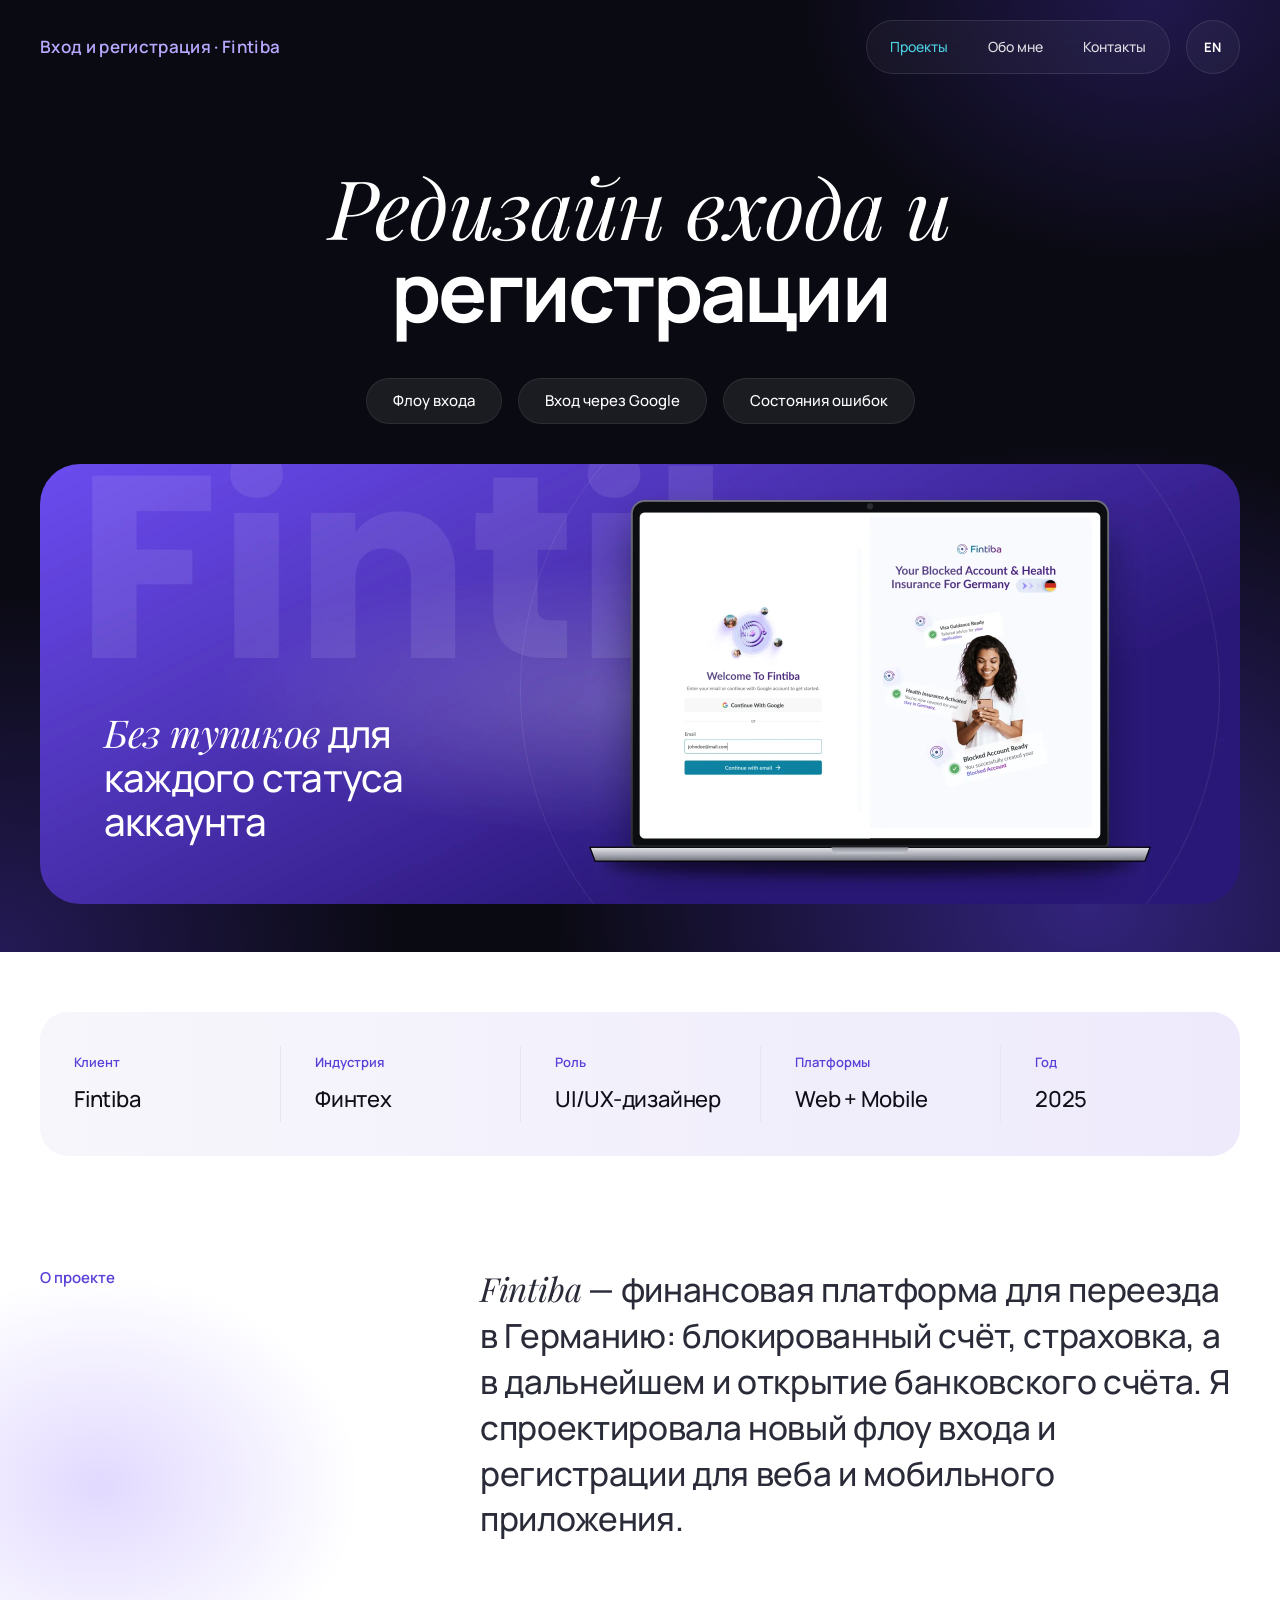
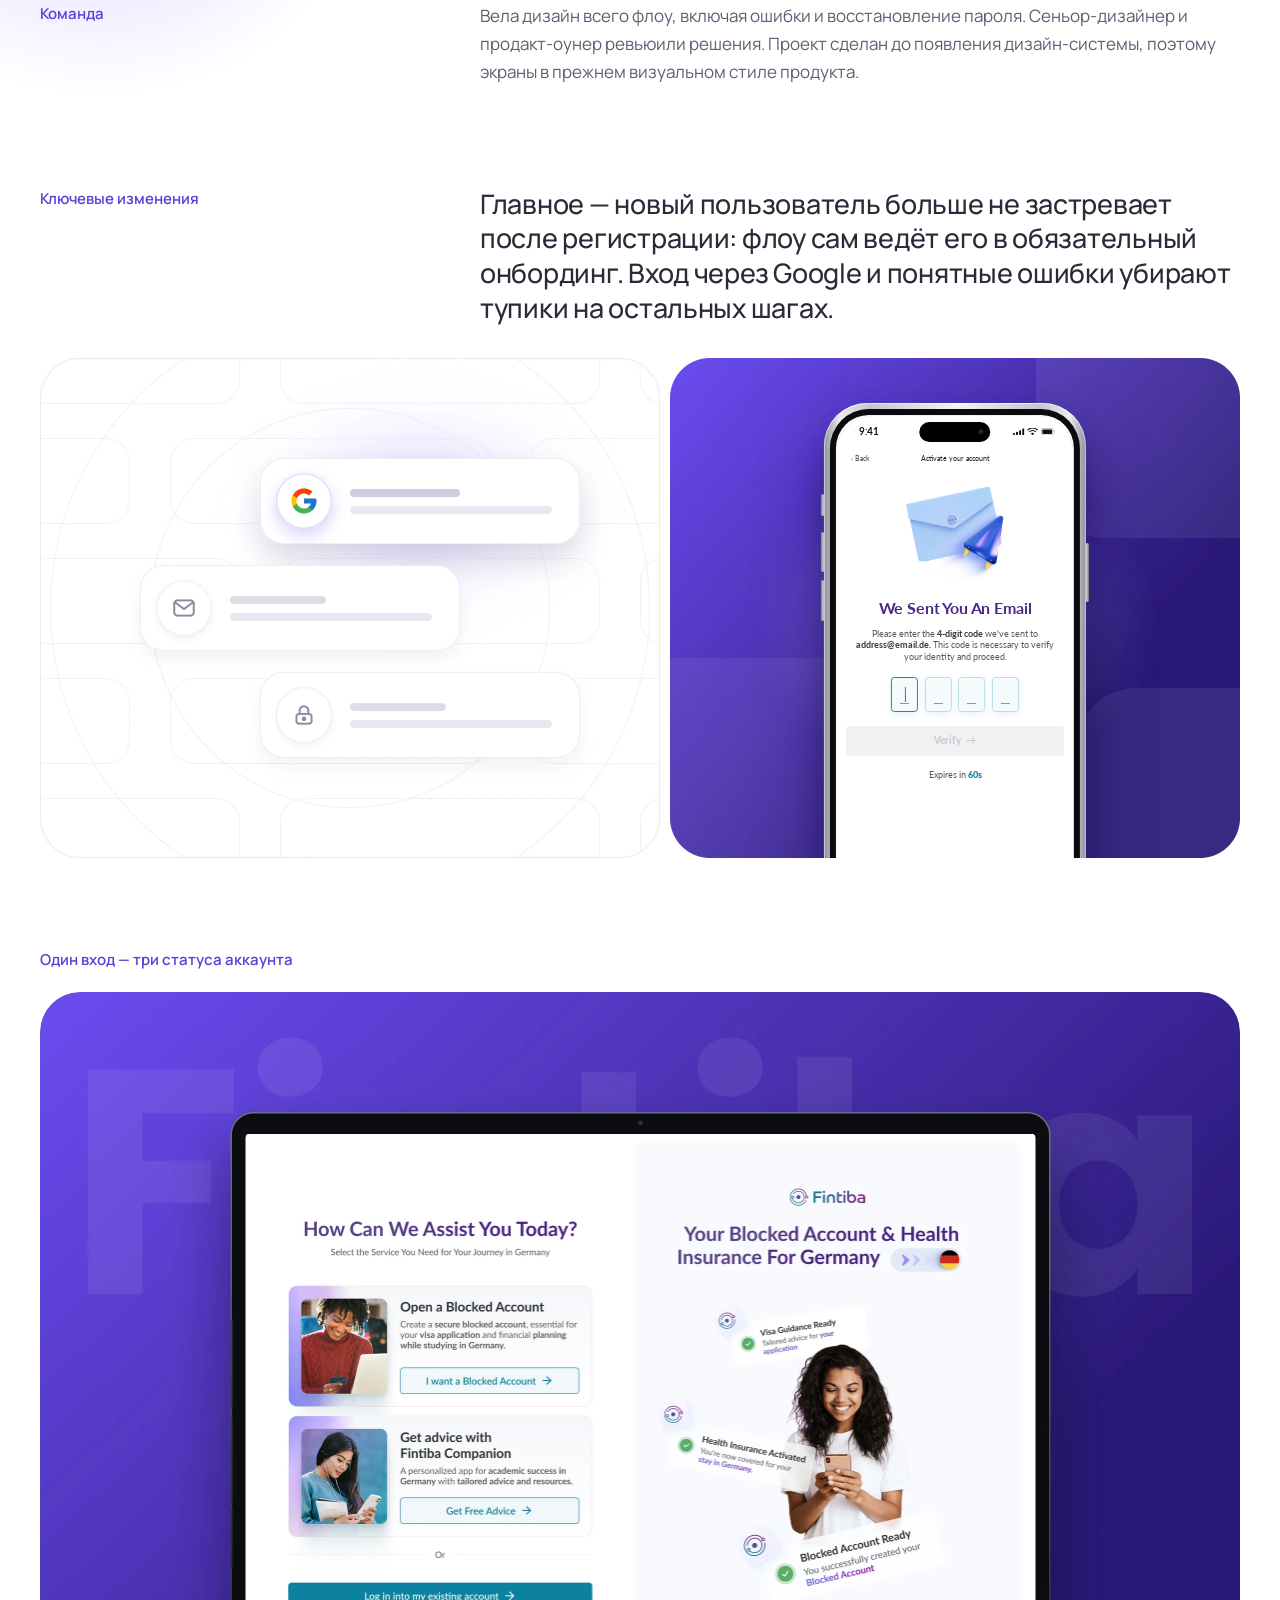
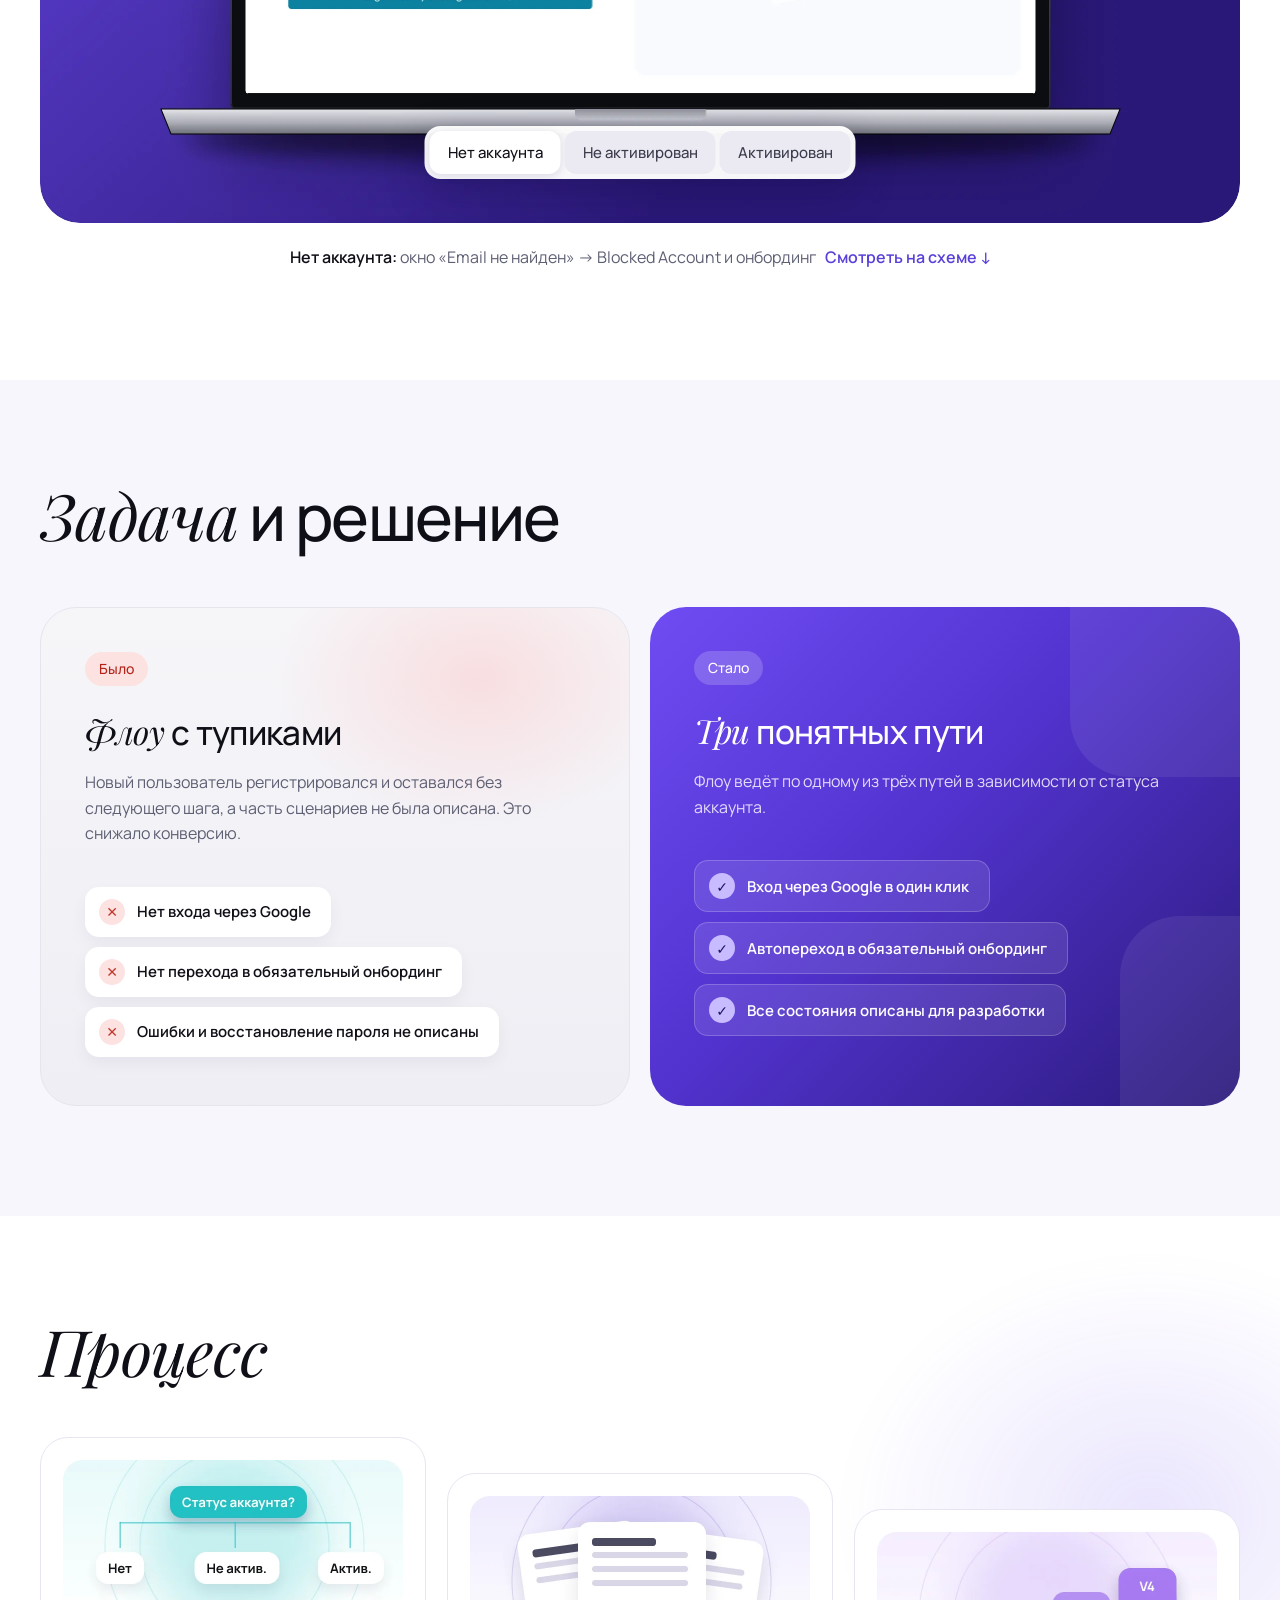
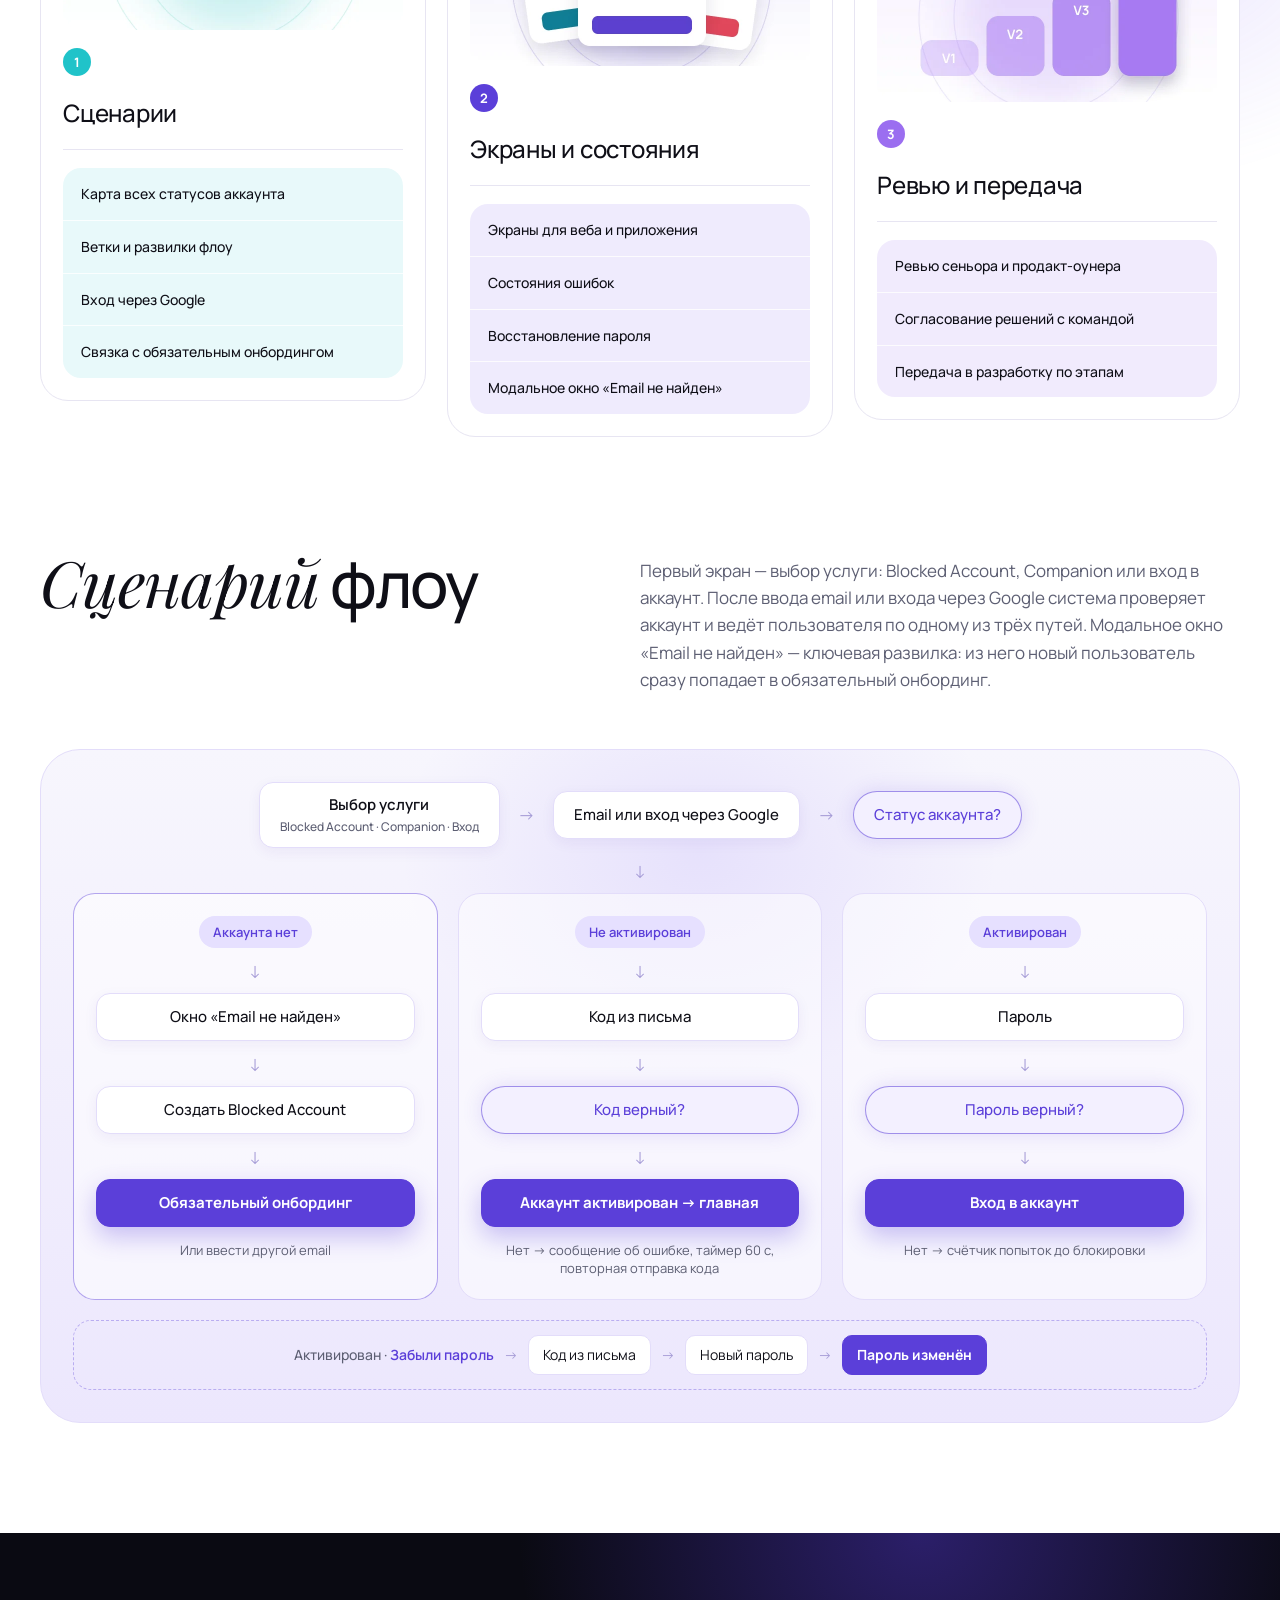
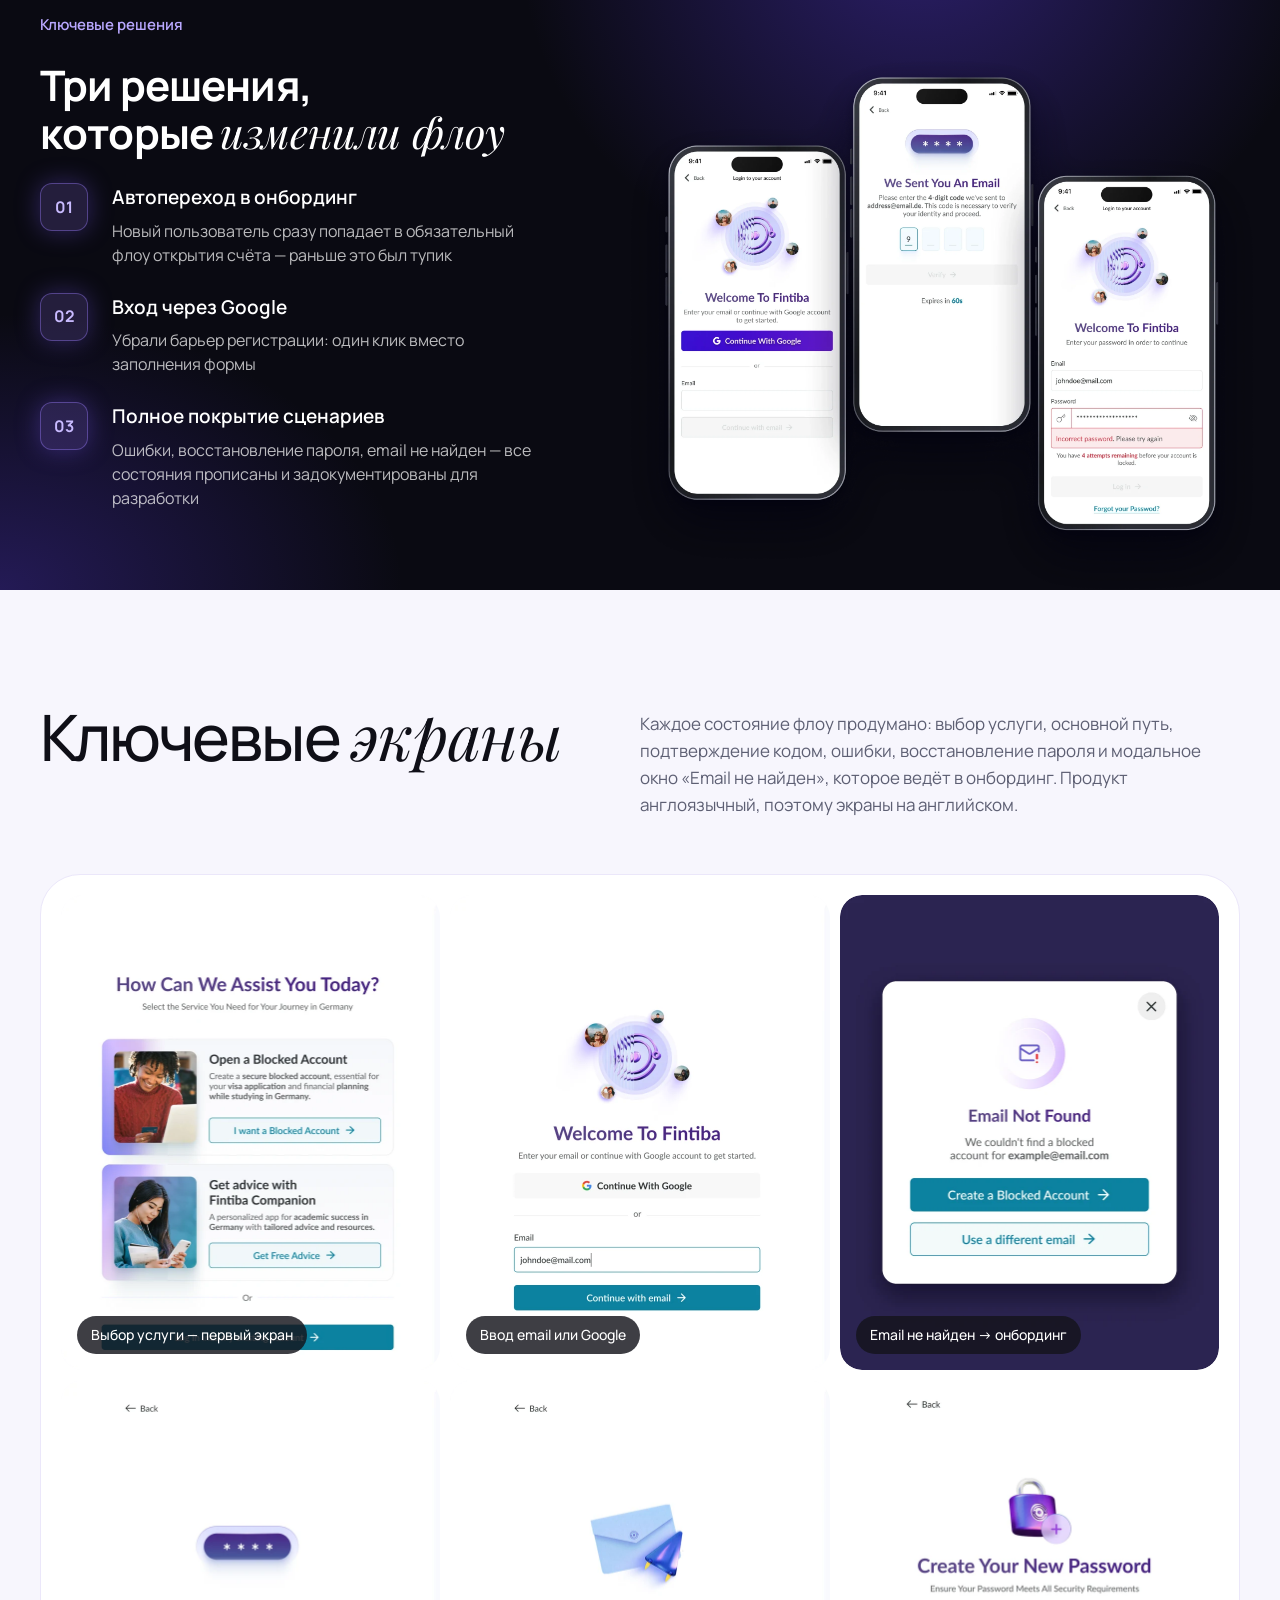
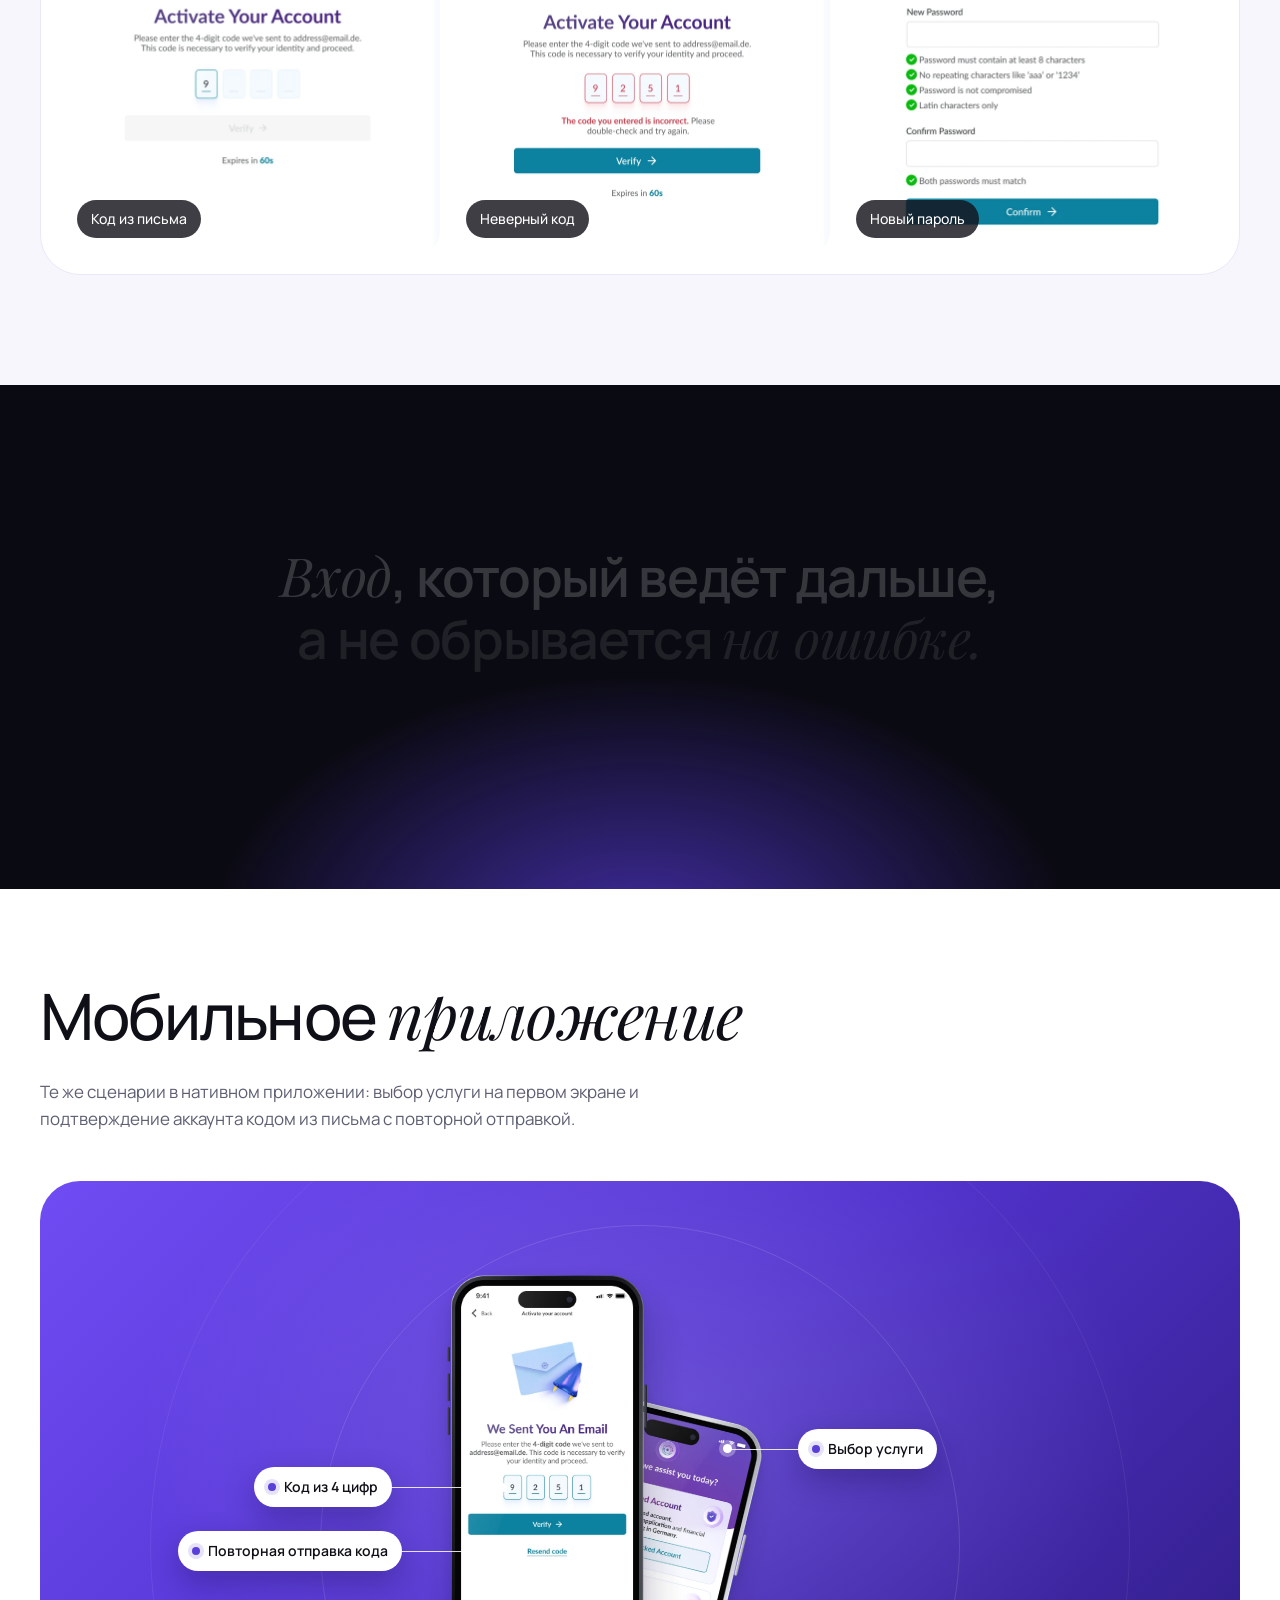
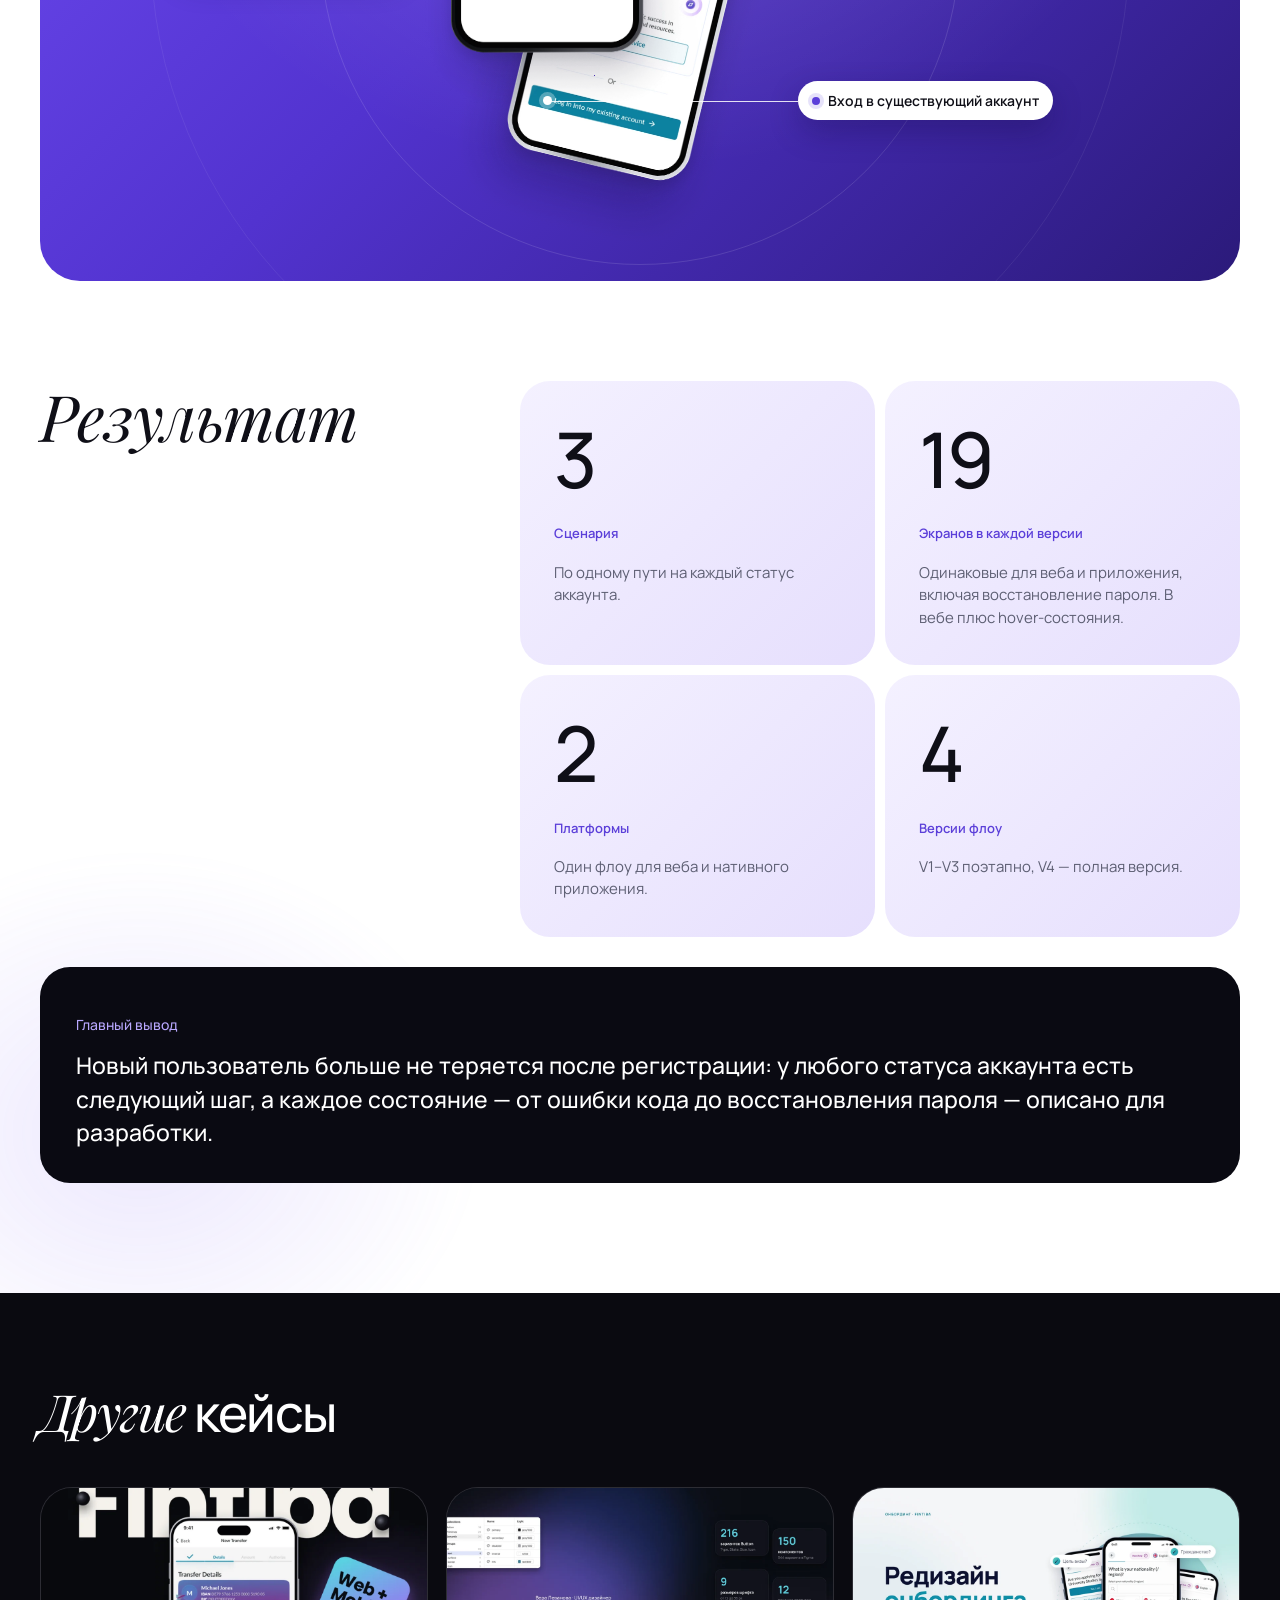
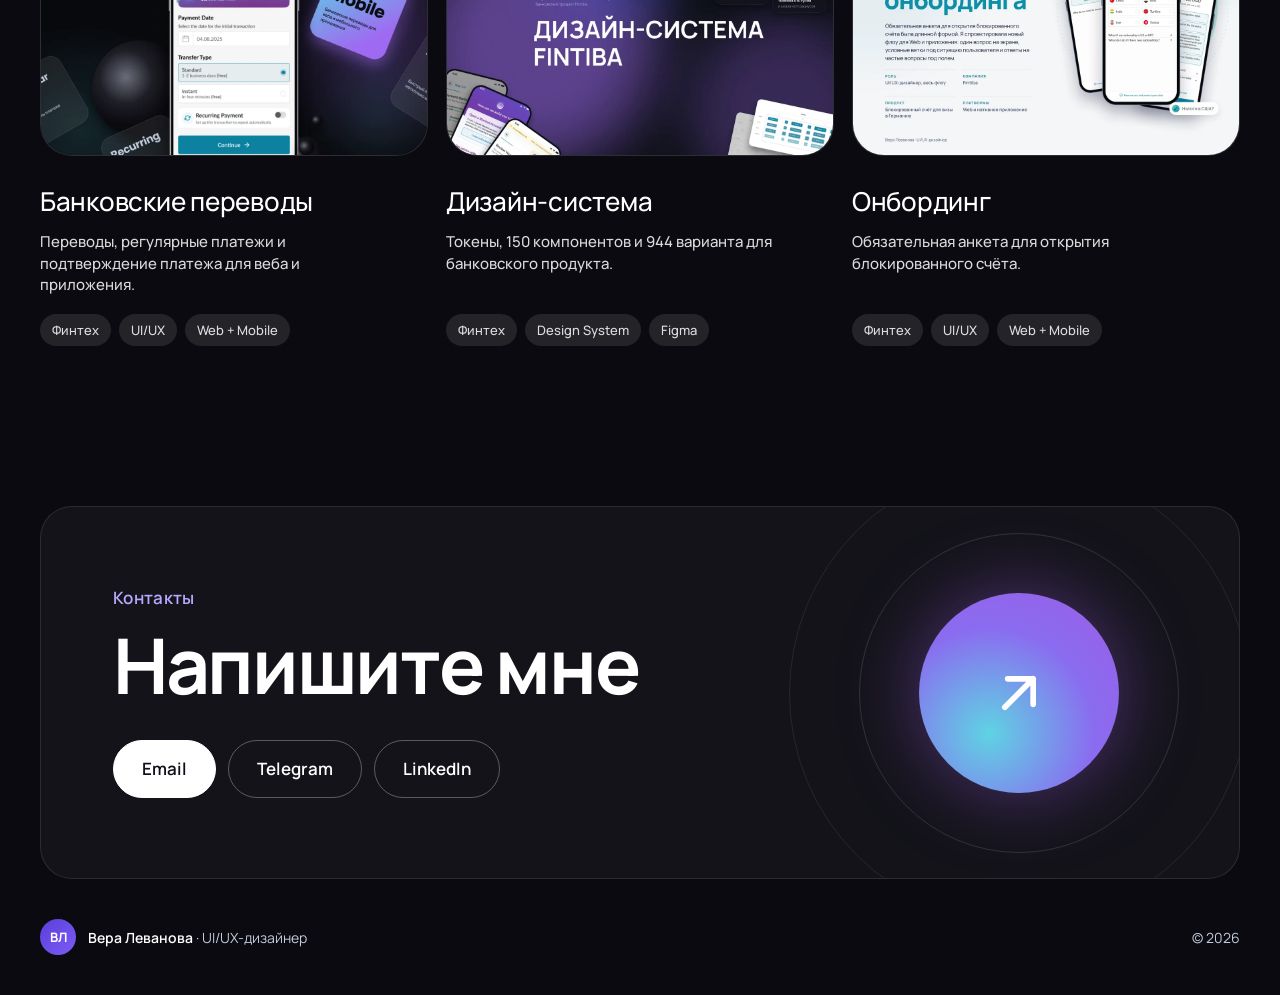
<file: cases/login.html>
<!doctype html>
<html lang="ru">
<head>
  <meta charset="utf-8">
  <meta name="viewport" content="width=device-width, initial-scale=1">
  <title>Редизайн входа и регистрации Fintiba — Вера Леванова</title>
  <meta name="description" content="Кейс: новый флоу входа и регистрации Fintiba для веба и приложения — вход через Google, три пути по статусу аккаунта и автопереход в обязательный онбординг.">
  <meta property="og:title" content="Редизайн входа и регистрации Fintiba — кейс Веры Левановой">
  <meta property="og:description" content="Без тупиков для каждого статуса аккаунта: вход через Google, понятные ошибки и автопереход в онбординг.">
  <meta property="og:type" content="article">
  <meta property="og:image" content="https://veralevanova.github.io/assets/img/login/og-login.jpg">
  <meta property="og:image:width" content="1200">
  <meta property="og:image:height" content="630">
  <meta property="og:url" content="https://veralevanova.github.io/cases/login.html">
  <meta name="twitter:card" content="summary_large_image">
  <link rel="canonical" href="https://veralevanova.github.io/cases/login.html">
  <link rel="alternate" hreflang="ru" href="https://veralevanova.github.io/cases/login.html">
  <link rel="alternate" hreflang="en" href="https://veralevanova.github.io/en/cases/login.html">
  <meta name="theme-color" content="#0a0a12">
  <link rel="icon" href="../assets/img/favicon.svg" type="image/svg+xml">
  <link rel="preconnect" href="https://fonts.googleapis.com">
  <link rel="preconnect" href="https://fonts.gstatic.com" crossorigin>
  <link href="https://fonts.googleapis.com/css2?family=Lato:wght@400;700;900&family=Manrope:wght@400;500;600;700;800&family=Playfair+Display:ital,wght@1,400&display=swap" rel="stylesheet">
  <link rel="stylesheet" href="../assets/css/site.css?v=1793600400">
  <link rel="stylesheet" href="../assets/css/case-login.css?v=1793600400">
  <link rel="stylesheet" href="../assets/css/case-head.css?v=1793600400">
  <script>if(!matchMedia('(prefers-reduced-motion: reduce)').matches)document.documentElement.classList.add('lg-anim')</script>
</head>
<body class="lg-page">
  <a class="skip-link" href="#main">Перейти к содержимому</a>

  <header class="dk-head lg-head-bar">
    <div class="container">
      <a class="crumb" href="../index.html#projects">Вход и регистрация · Fintiba</a>
      <nav class="nav-pill" aria-label="Основная навигация">
        <a href="../index.html#projects" aria-current="page">Проекты</a>
        <a href="../index.html#about">Обо мне</a>
        <a href="#contacts">Контакты</a>
      </nav>
      <a class="lang-switch" href="../en/cases/login.html" hreflang="en" lang="en" aria-label="English version">EN</a>
    </div>
  </header>

  <main id="main" class="lg">

    <!-- Обложка -->
    <section class="lg-hero">
      <div class="container">
        <h1><em class="l1">Редизайн входа и</em> <span class="l2">регистрации</span></h1>
        <ul class="lg-tags" aria-label="Теги"><li>Флоу входа</li><li>Вход через Google</li><li>Состояния ошибок</li></ul>
        <div class="lg-hero__row">
          <div>
            <p class="lg-hero__lead"><em>Без тупиков</em> для каждого статуса аккаунта</p>
          </div>
          <div class="lg-hero__visual">
            <img src="../assets/img/login/hero-plate.webp?v=1793470526" width="2400" height="880" alt="Ноутбук с экраном входа Fintiba: вход по email или через Google" fetchpriority="high">
          </div>
        </div>
      </div>
    </section>

    <!-- Паспорт -->
    <section class="lg-passport" aria-label="Коротко о проекте">
      <div class="container">
        <dl data-rv>
          <div><dt>Клиент</dt><dd>Fintiba</dd></div>
          <div><dt>Индустрия</dt><dd>Финтех</dd></div>
          <div><dt>Роль</dt><dd>UI/UX-дизайнер</dd></div>
          <div><dt>Платформы</dt><dd>Web + Mobile</dd></div>
          <div><dt>Год</dt><dd>2025</dd></div>
        </dl>
      </div>
    </section>

    <!-- О проекте -->
    <section class="lg-about">
      <div class="container">
        <div class="grid">
          <p class="lg-label">О проекте</p>
          <p class="big" data-rv><em>Fintiba</em> — финансовая платформа для переезда в Германию: блокированный счёт, страховка, а в дальнейшем и открытие банковского счёта. Я спроектировала новый флоу входа и регистрации для веба и мобильного приложения.</p>
        </div>
        <div class="grid row2">
          <p class="lg-label">Команда</p>
          <p class="team" data-rv>Вела дизайн всего флоу, включая ошибки и восстановление пароля. Сеньор-дизайнер и продакт-оунер ревьюили решения. Проект сделан до появления дизайн-системы, поэтому экраны в прежнем визуальном стиле продукта.</p>
        </div>
      </div>
    </section>

    <!-- Ключевые изменения -->
    <section class="lg-visuals">
      <div class="container">
        <div class="lg-head">
          <p class="lg-label">Ключевые изменения</p>
          <p class="lead">Главное — новый пользователь больше не застревает после регистрации: флоу сам ведёт его в обязательный онбординг. Вход через Google и понятные ошибки убирают тупики на остальных шагах.</p>
        </div>
        <div class="lg-duo">
          <img src="../assets/img/login/vis-chips.webp" width="1240" height="1000" alt="Три способа входа: Google, email и пароль" loading="lazy" data-rv>
          <div class="lg-proto" data-rv>
            <img class="lg-proto__bg" src="../assets/img/login/vis-card-bg.webp" width="1140" height="1000" alt="" loading="lazy">
            <noscript><img class="lg-proto__static" src="../assets/img/login/vis-phone.webp?v=3" width="1140" height="1000" alt="Телефон с экраном ввода кода и подсказкой об ошибке"></noscript>
            <div class="lg-proto__stage" role="img" aria-label="Анимация экрана приложения: пользователь вводит код из письма, видит ошибку о неверном коде, со второй попытки вводит верный код и видит экран «Welcome To Fintiba»">
              <div class="lg-ph" aria-hidden="true">
                <i class="lg-ph__side lg-ph__side--a"></i><i class="lg-ph__side lg-ph__side--b"></i><i class="lg-ph__side lg-ph__side--c"></i><i class="lg-ph__side lg-ph__side--d"></i>
                <div class="lg-ph__scr">
                  <span class="lg-ph__island"></span>
                  <div class="lg-ph__bar"><b>9:41</b><svg viewBox="0 0 68 12" fill="#111"><rect x="0" y="8" width="3" height="4" rx="1"/><rect x="5" y="6" width="3" height="6" rx="1"/><rect x="10" y="3.5" width="3" height="8.5" rx="1"/><rect x="15" y="1" width="3" height="11" rx="1"/><path d="M31.5 11.6 28.8 8.9a3.8 3.8 0 0 1 5.4 0zM26.9 7a6.5 6.5 0 0 1 9.2 0l1.3-1.3a8.4 8.4 0 0 0-11.8 0zM24 4.1a10.6 10.6 0 0 1 15 0l1.3-1.3a12.5 12.5 0 0 0-17.6 0z"/><rect x="45.5" y=".8" width="19" height="10.4" rx="3" fill="none" stroke="#111" stroke-opacity=".45"/><rect x="47.2" y="2.5" width="15.6" height="7" rx="1.6"/><path d="M66 4.2v3.6a1.9 1.9 0 0 0 0-3.6z" fill-opacity=".45"/></svg></div>
                  <div class="lg-ph__nav"><span>‹ Back</span><span>Activate your account</span><span></span></div>
                  <img class="lg-ph__env" src="../assets/img/login/envelope.webp" width="682" height="629" alt="">
                  <p class="lg-ph__t">We Sent You An Email</p>
                  <p class="lg-ph__p">Please enter the <b>4-digit code</b> we've sent to <b>address@email.de.</b> This code is necessary to verify your identity and proceed.</p>
                  <div class="lg-ph__code"><span></span><span></span><span></span><span></span></div>
                  <p class="lg-ph__err"><b>The code you entered is incorrect.</b> Please double-check and try again.</p>
                  <div class="lg-ph__btn">Verify <span>→</span></div>
                  <p class="lg-ph__exp">Expires in <b>60s</b></p>
                  <div class="lg-ph__ok" aria-hidden="true">
                    <div class="lg-ph__nav"><span>‹ Back</span><span>Activate your account</span><span></span></div>
                    <span class="lg-ph__check"><svg viewBox="0 0 24 24"><path d="M5 12.5l4.5 4.5L19 7.5"/></svg></span>
                    <p class="lg-ph__t">Welcome To Fintiba</p>
                    <p>Your Account Was Successfully Created</p>
                  </div>
                </div>
              </div>
            </div>
          </div>
        </div>
      </div>
    </section>

    <!-- Главный экран: переключатель статусов -->
    <section class="lg-main" aria-labelledby="sw-title">
      <div class="container">
        <h2 id="sw-title" class="lg-label" style="margin-bottom:20px">Один вход — три статуса аккаунта</h2>
        <div class="lg-switch" data-rv>
          <img class="lg-switch__base" src="../assets/img/login/main-card.webp" width="2400" height="1662" alt="" loading="lazy">
          <div class="lg-switch__screen" id="sw-screen" role="tabpanel" aria-live="polite">
            <img class="is-on" src="../assets/img/login/state-1.webp" width="1580" height="1120" alt="Экран выбора услуги для нового пользователя" loading="lazy">
            <img src="../assets/img/login/state-2.webp" width="1580" height="1120" alt="Экран ввода кода из письма с таймером" loading="lazy">
            <img src="../assets/img/login/state-3.webp" width="1580" height="1120" alt="Экран ввода пароля со счётчиком попыток" loading="lazy">
          </div>
          <div class="lg-seg" role="tablist" aria-label="Статус аккаунта">
            <button type="button" role="tab" aria-selected="true" aria-controls="sw-screen">Нет аккаунта</button>
            <button type="button" role="tab" aria-selected="false" aria-controls="sw-screen" tabindex="-1">Не активирован</button>
            <button type="button" role="tab" aria-selected="false" aria-controls="sw-screen" tabindex="-1">Активирован</button>
          </div>
        </div>
        <p class="lg-switch__cap" id="sw-cap"><b>Нет аккаунта:</b> окно «Email не найден» → Blocked Account и онбординг <a class="lg-switch__link" href="#flow">Смотреть на схеме ↓</a></p>
      </div>
    </section>

    <!-- Задача и решение -->
    <section class="lg-task" id="task">
      <div class="container">
        <h2 class="lg-h2"><em>Задача</em> и решение</h2>
        <div class="lg-pair">
          <article class="lg-tc lg-tc--before" data-rv>
            <span class="lg-pill">Было</span>
            <h3><em>Флоу</em> с тупиками</h3>
            <p>Новый пользователь регистрировался и оставался без следующего шага, а часть сценариев не была описана. Это снижало конверсию.</p>
            <ul>
              <li><i aria-hidden="true">✕</i>Нет входа через Google</li>
              <li><i aria-hidden="true">✕</i>Нет перехода в обязательный онбординг</li>
              <li><i aria-hidden="true">✕</i>Ошибки и восстановление пароля не описаны</li>
            </ul>
          </article>
          <article class="lg-tc lg-tc--after" data-rv>
            <span class="lg-pill">Стало</span>
            <h3><em>Три</em> понятных пути</h3>
            <p>Флоу ведёт по одному из трёх путей в зависимости от статуса аккаунта.</p>
            <ul>
              <li><i aria-hidden="true">✓</i>Вход через Google в один клик</li>
              <li><i aria-hidden="true">✓</i>Автопереход в обязательный онбординг</li>
              <li><i aria-hidden="true">✓</i>Все состояния описаны для разработки</li>
            </ul>
          </article>
        </div>
      </div>
    </section>

    <!-- Процесс -->
    <section class="lg-process" id="process">
      <div class="container">
        <h2 class="lg-h2"><em>Процесс</em></h2>
        <div class="lg-steps">
          <article class="lg-step" data-rv>
            <img src="../assets/img/login/proc-1.webp" width="680" height="340" alt="" loading="lazy">
            <span class="num">1</span>
            <h3>Сценарии</h3>
            <ul><li>Карта всех статусов аккаунта</li><li>Ветки и развилки флоу</li><li>Вход через Google</li><li>Связка с обязательным онбордингом</li></ul>
          </article>
          <article class="lg-step" data-rv>
            <img src="../assets/img/login/proc-2.webp" width="680" height="340" alt="" loading="lazy">
            <span class="num">2</span>
            <h3>Экраны и состояния</h3>
            <ul><li>Экраны для веба и приложения</li><li>Состояния ошибок</li><li>Восстановление пароля</li><li>Модальное окно «Email не найден»</li></ul>
          </article>
          <article class="lg-step" data-rv>
            <img src="../assets/img/login/proc-3.webp" width="680" height="340" alt="" loading="lazy">
            <span class="num">3</span>
            <h3>Ревью и передача</h3>
            <ul><li>Ревью сеньора и продакт-оунера</li><li>Согласование решений с командой</li><li>Передача в разработку по этапам</li></ul>
          </article>
        </div>
        <p class="lg-swipe">Листайте карточки вбок →</p>
      </div>
    </section>

    <!-- Сценарий флоу -->
    <section class="lg-flow-sec" id="flow">
      <div class="container">
        <div class="lg-head">
          <h2 class="lg-h2"><em>Сценарий</em> флоу</h2>
          <p class="lg-sub">Первый экран — выбор услуги: Blocked Account, Companion или вход в аккаунт. После ввода email или входа через Google система проверяет аккаунт и ведёт пользователя по одному из трёх путей. Модальное окно «Email не найден» — ключевая развилка: из него новый пользователь сразу попадает в обязательный онбординг.</p>
        </div>
        <div class="lg-flow" data-rv role="img" aria-label="Схема флоу: первый экран — выбор услуги. После ввода email или входа через Google проверяется статус аккаунта. Аккаунта нет — модальное окно «Email не найден», создание Blocked Account, обязательный онбординг. Не активирован — аккаунт создан, но не подтверждён: код из письма, проверка кода, активация и переход на главную. Активирован — пароль, проверка пароля, вход в аккаунт; если пароль забыт — код из письма, новый пароль, пароль изменён.">
          <div class="lg-flow__top">
            <span class="lg-node lg-node--start">Выбор услуги<small>Blocked Account · Companion · Вход</small></span>
            <span class="lg-arrow" aria-hidden="true">→</span>
            <span class="lg-node">Email или вход через Google</span>
            <span class="lg-arrow" aria-hidden="true">→</span>
            <span class="lg-node lg-node--q">Статус аккаунта?</span>
          </div>
          <p class="lg-arrow" aria-hidden="true">↓</p>
          <div class="lg-branches">
            <div class="lg-branch">
              <span class="btag">Аккаунта нет</span><span class="lg-arrow">↓</span>
              <span class="lg-node">Окно «Email не найден»</span><span class="lg-arrow">↓</span>
              <span class="lg-node">Создать Blocked Account</span><span class="lg-arrow">↓</span>
              <span class="lg-node lg-node--end">Обязательный онбординг</span>
              <span class="bnote">Или ввести другой email</span>
            </div>
            <div class="lg-branch">
              <span class="btag">Не активирован</span><span class="lg-arrow">↓</span>
              <span class="lg-node">Код из письма</span><span class="lg-arrow">↓</span>
              <span class="lg-node lg-node--q">Код верный?</span><span class="lg-arrow">↓</span>
              <span class="lg-node lg-node--end">Аккаунт активирован → главная</span>
              <span class="bnote">Нет → сообщение об ошибке, таймер 60 с, повторная отправка кода</span>
            </div>
            <div class="lg-branch">
              <span class="btag">Активирован</span><span class="lg-arrow">↓</span>
              <span class="lg-node">Пароль</span><span class="lg-arrow">↓</span>
              <span class="lg-node lg-node--q">Пароль верный?</span><span class="lg-arrow">↓</span>
              <span class="lg-node lg-node--end">Вход в аккаунт</span>
              <span class="bnote">Нет → счётчик попыток до блокировки</span>
            </div>
          </div>
          <div class="lg-fsub" aria-label="Восстановление пароля из ветки «Активирован»">
            <span class="lg-fsub__t">Забыли пароль</span><i aria-hidden="true">→</i>
            <span class="lg-fsub__c">Код из письма</span><i aria-hidden="true">→</i><span class="lg-fsub__c">Новый пароль</span><i aria-hidden="true">→</i><span class="lg-fsub__c lg-fsub__c--end">Пароль изменён</span>
          </div>
        </div>
      </div>
    </section>

    <!-- Ключевые решения -->
    <section class="lg-dec" id="decisions">
      <div class="container">
        <div class="lg-dec__text">
          <p class="lg-label">Ключевые решения</p>
          <h2>Три решения, <br>которые <em>изменили флоу</em></h2>
          <ol>
            <li data-rv><span class="n">01</span><div><h3>Автопереход в онбординг</h3><p>Новый пользователь сразу попадает в обязательный флоу открытия счёта — раньше это был тупик</p></div></li>
            <li data-rv><span class="n">02</span><div><h3>Вход через Google</h3><p>Убрали барьер регистрации: один клик вместо заполнения формы</p></div></li>
            <li data-rv><span class="n">03</span><div><h3>Полное покрытие сценариев</h3><p>Ошибки, восстановление пароля, email не найден — все состояния прописаны и задокументированы для разработки</p></div></li>
          </ol>
        </div>
        <div class="lg-dec__phones" data-par="0.12">
          <img src="../assets/img/login/phones.webp?v=1793468694" width="2198" height="1859" alt="Три экрана приложения: вход через Google, ввод кода из письма, ошибка пароля со счётчиком попыток" loading="lazy" data-zoom>
        </div>
      </div>
    </section>

    <!-- Ключевые экраны -->
    <section class="lg-screens">
      <div class="container">
        <div class="lg-head">
          <h2 class="lg-h2">Ключевые <em>экраны</em></h2>
          <p class="lg-sub">Каждое состояние флоу продумано: выбор услуги, основной путь, подтверждение кодом, ошибки, восстановление пароля и модальное окно «Email не найден», которое ведёт в онбординг. Продукт англоязычный, поэтому экраны на английском.</p>
        </div>
        <div class="lg-gallery" data-rv>
          <figure><img src="../assets/img/login/scr-6.webp" width="760" height="950" alt="Экран выбора услуги: открыть Blocked Account или получить консультацию" loading="lazy" data-zoom><figcaption>Выбор услуги — первый экран</figcaption></figure>
          <figure><img src="../assets/img/login/scr-1.webp" width="760" height="950" alt="Экран входа: продолжить через Google или ввести email" loading="lazy" data-zoom><figcaption>Ввод email или Google</figcaption></figure>
          <figure><img src="../assets/img/login/scr-5.webp" width="760" height="950" alt="Модальное окно «Email Not Found»: создать Blocked Account или ввести другой email" loading="lazy" data-zoom><figcaption>Email не найден → онбординг</figcaption></figure>
          <figure><img src="../assets/img/login/scr-2.webp" width="760" height="950" alt="Экран активации аккаунта: ввод кода из письма" loading="lazy" data-zoom><figcaption>Код из письма</figcaption></figure>
          <figure><img src="../assets/img/login/scr-3.webp" width="760" height="950" alt="Экран активации аккаунта с сообщением о неверном коде" loading="lazy" data-zoom><figcaption>Неверный код</figcaption></figure>
          <figure><img src="../assets/img/login/scr-4.webp?v=2" width="760" height="950" alt="Экран создания нового пароля: требования к паролю выполнены, оба пароля совпадают" loading="lazy" data-zoom><figcaption>Новый пароль</figcaption></figure>
        </div>
      </div>
    </section>

    <!-- Манифест -->
    <section class="lg-manifest" aria-label="Главная мысль">
      <div class="container">
        <p data-rv><em>Вход</em>, который ведёт дальше, <br><span class="dim">а не обрывается <em>на ошибке.</em></span></p>
      </div>
    </section>

    <!-- Мобильное приложение -->
    <section class="lg-mobile">
      <div class="container">
        <h2 class="lg-h2">Мобильное <em>приложение</em></h2>
        <p class="lg-sub">Те же сценарии в нативном приложении: выбор услуги на первом экране и подтверждение аккаунта кодом из письма с повторной отправкой.</p>
        <div class="lg-mcard" data-rv>
          <div class="lg-duo-ph" role="img" aria-label="Два телефона: экран ввода кода из письма с повторной отправкой и экран выбора услуги">
            <img class="lg-duo-ph__sizer" src="../assets/img/login/mob-bg.webp" width="1630" height="1790" alt="" aria-hidden="true">
            <img class="lg-duo-ph__s" src="../assets/img/login/mob-silver.webp?v=1793468365" width="1134" height="1540" alt="" loading="lazy">
            <img class="lg-duo-ph__b" src="../assets/img/login/mob-black.webp" width="944" height="1424" alt="" loading="lazy">
            <span class="lg-call lg-call--l" style="--x:27%;--y:37.6%;--i:0"><i></i>Код из 4 цифр</span>
            <span class="lg-call lg-call--l" style="--x:28.6%;--y:47.3%;--i:1"><i></i>Повторная отправка кода</span>
            <span class="lg-call lg-call--r" style="--x:71%;--y:37.4%;--len:70px;--i:2"><i></i>Выбор услуги</span>
            <span class="lg-call lg-call--r" style="--x:41%;--y:75.6%;--len:250px;--i:3"><i></i>Вход в существующий аккаунт</span>
          </div>
        </div>
      </div>
    </section>

    <!-- Результат -->
    <section class="lg-result" id="result">
      <div class="container">
        <div class="top">
          <h2 class="lg-h2"><em>Результат</em></h2>
          <div class="lg-stats">
            <div class="lg-stat" data-rv><span class="big" data-count>3</span><span class="k">Сценария</span><p>По одному пути на каждый статус аккаунта.</p></div>
            <div class="lg-stat" data-rv><span class="big" data-count>19</span><span class="k">Экранов в каждой версии</span><p>Одинаковые для веба и приложения, включая восстановление пароля. В вебе плюс hover-состояния.</p></div>
            <div class="lg-stat" data-rv><span class="big" data-count>2</span><span class="k">Платформы</span><p>Один флоу для веба и нативного приложения.</p></div>
            <div class="lg-stat" data-rv><span class="big" data-count>4</span><span class="k">Версии флоу</span><p>V1–V3 поэтапно, V4 — полная версия.</p></div>
          </div>
        </div>
        <div class="lg-takeaway" data-rv>
          <p class="lg-label">Главный вывод</p>
          <p>Новый пользователь больше не теряется после регистрации: у любого статуса аккаунта есть следующий шаг, а каждое состояние — от ошибки кода до восстановления пароля — описано для разработки.</p>
        </div>
      </div>
    </section>

  </main>

  <!-- Другие кейсы -->
  <section class="lg-more" aria-labelledby="more-title">
    <div class="container">
      <h2 id="more-title" class="lg-more__h"><em>Другие</em> кейсы</h2>
      <ul class="lg-more__grid">
        <li><a class="lg-more__card" href="transfers.html">
          <span class="lg-more__img"><img src="../assets/img/cover-transfers.webp?v=1793110050" width="1156" height="800" alt="" loading="lazy"></span>
          <h3>Банковские переводы</h3>
          <p>Переводы, регулярные платежи и подтверждение платежа для веба и приложения.</p>
          <span class="lg-more__tags"><span>Финтех</span><span>UI/UX</span><span>Web + Mobile</span></span>
        </a></li>
        <li><a class="lg-more__card" href="design-system.html">
          <span class="lg-more__img"><img src="../assets/img/cover-ds.webp?v=1793110050" width="1156" height="800" alt="" loading="lazy"></span>
          <h3>Дизайн-система</h3>
          <p>Токены, 150 компонентов и 944 варианта для банковского продукта.</p>
          <span class="lg-more__tags"><span>Финтех</span><span>Design System</span><span>Figma</span></span>
        </a></li>
        <li><a class="lg-more__card" href="onboarding.html">
          <span class="lg-more__img"><img src="../assets/img/cover-onb.webp?v=1793200008" width="1156" height="800" alt="" loading="lazy"></span>
          <h3>Онбординг</h3>
          <p>Обязательная анкета для открытия блокированного счёта.</p>
          <span class="lg-more__tags"><span>Финтех</span><span>UI/UX</span><span>Web + Mobile</span></span>
        </a></li>
      </ul>
    </div>
  </section>

  <footer class="contacts" id="contacts">
    <div class="container">
      <div class="contact-card">
        <p class="eyebrow">Контакты</p>
        <h2>Напишите мне</h2>
        <div class="contact-actions">
          <a class="btn btn--solid" href="mailto:veralevanova27@gmail.com">Email</a>
          <a class="btn" href="https://t.me/verra_lv" target="_blank" rel="noopener">Telegram</a>
          <a class="btn" href="https://www.linkedin.com/in/vera-levanova-6b0aa3266" target="_blank" rel="noopener">LinkedIn</a>
        </div>
        <a class="orb" href="https://t.me/verra_lv" target="_blank" rel="noopener" aria-label="Написать в Telegram">
          <svg viewBox="0 0 24 24" fill="none" stroke="#fff" stroke-width="2" stroke-linecap="round" stroke-linejoin="round" aria-hidden="true"><path d="M7 17 17 7M8 7h9v9"/></svg>
        </a>
      </div>
      <div class="site-footer lg-sign">
        <span class="lg-sign__me"><span class="lg-sign__ava" aria-hidden="true">ВЛ</span><span><b>Вера Леванова</b> · UI/UX-дизайнер</span></span>
        <span>© 2026</span>
      </div>
    </div>
  </footer>
  <button class="to-top" type="button" aria-label="Наверх">
    <svg viewBox="0 0 24 24" fill="none" stroke="currentColor" stroke-width="2" stroke-linecap="round" stroke-linejoin="round" aria-hidden="true"><path d="M12 19V5M5 12l7-7 7 7"/></svg>
  </button>
  <script src="../assets/js/back-to-top.js?v=1793024640" defer></script>
  <script src="../assets/js/cases.js?v=1793500800" defer></script>
  <script src="../assets/js/login.js?v=1793470252" defer></script>
</body>
</html>
</file>
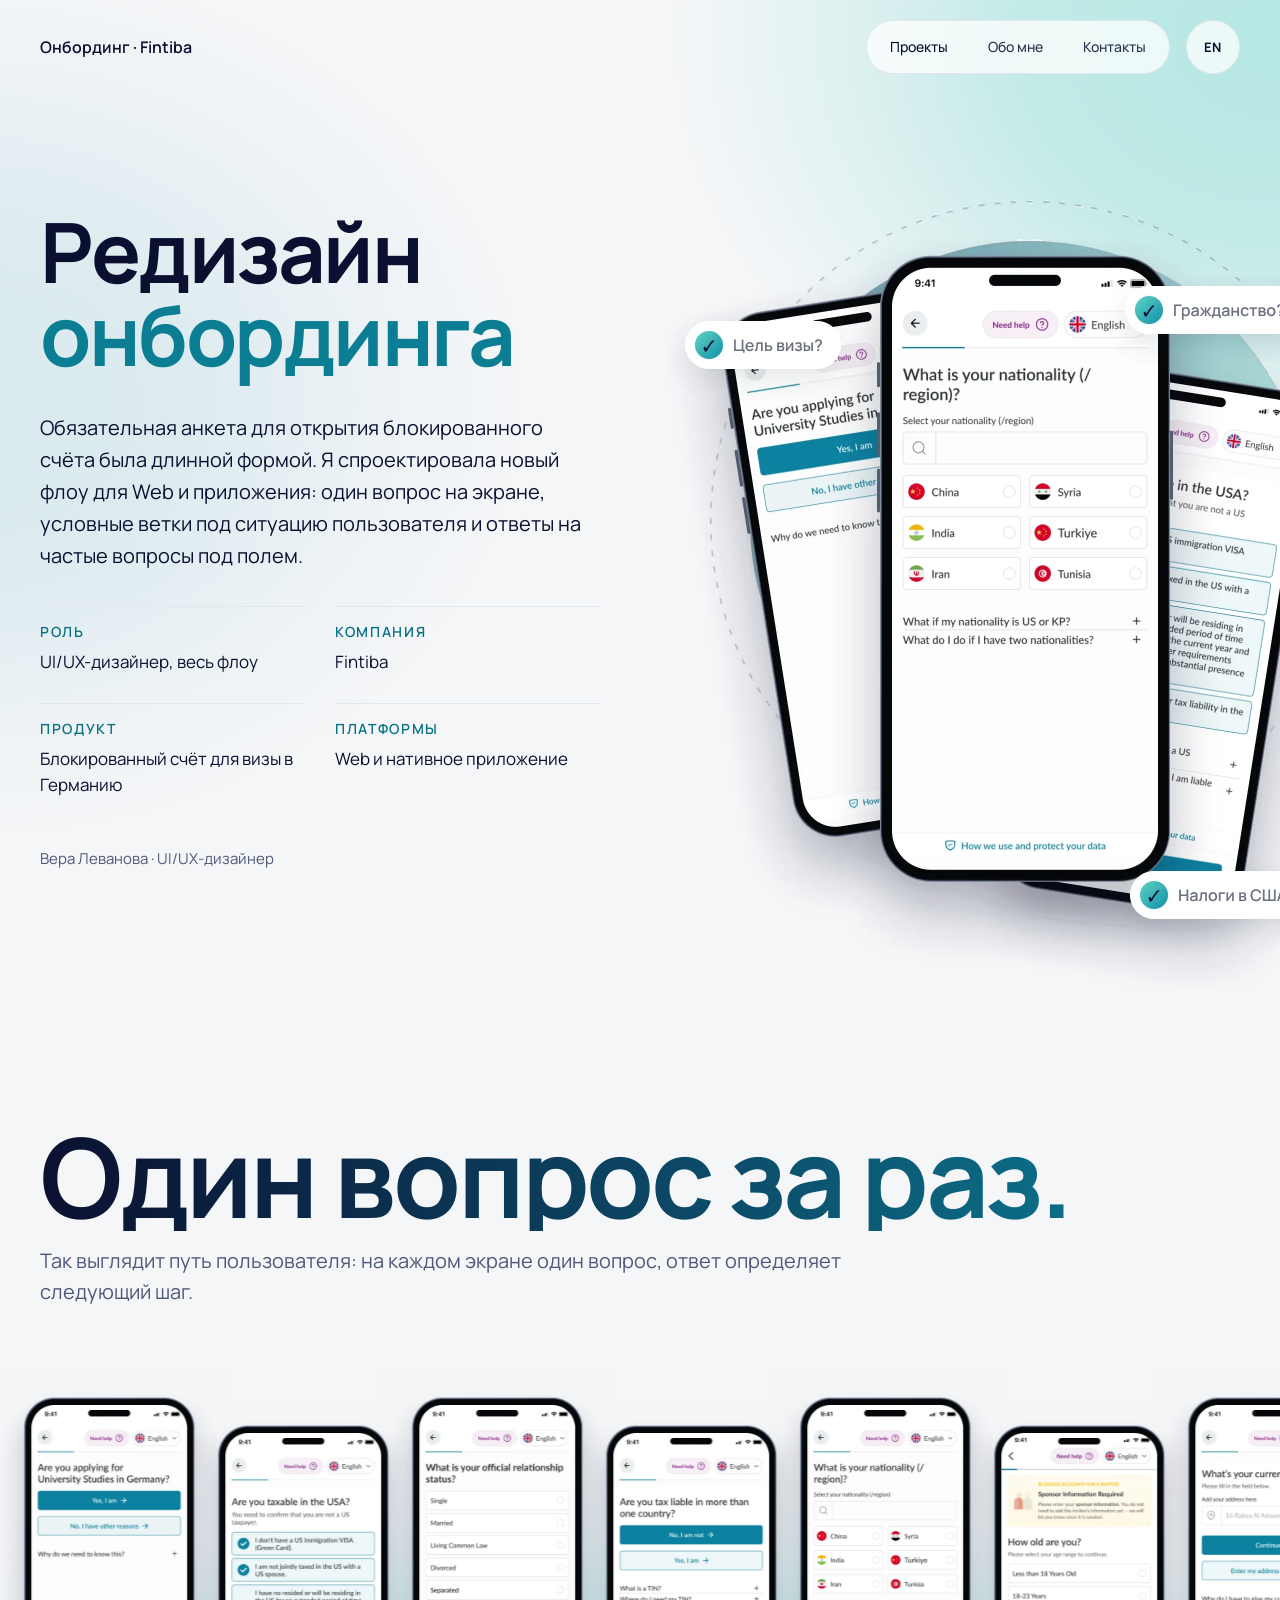
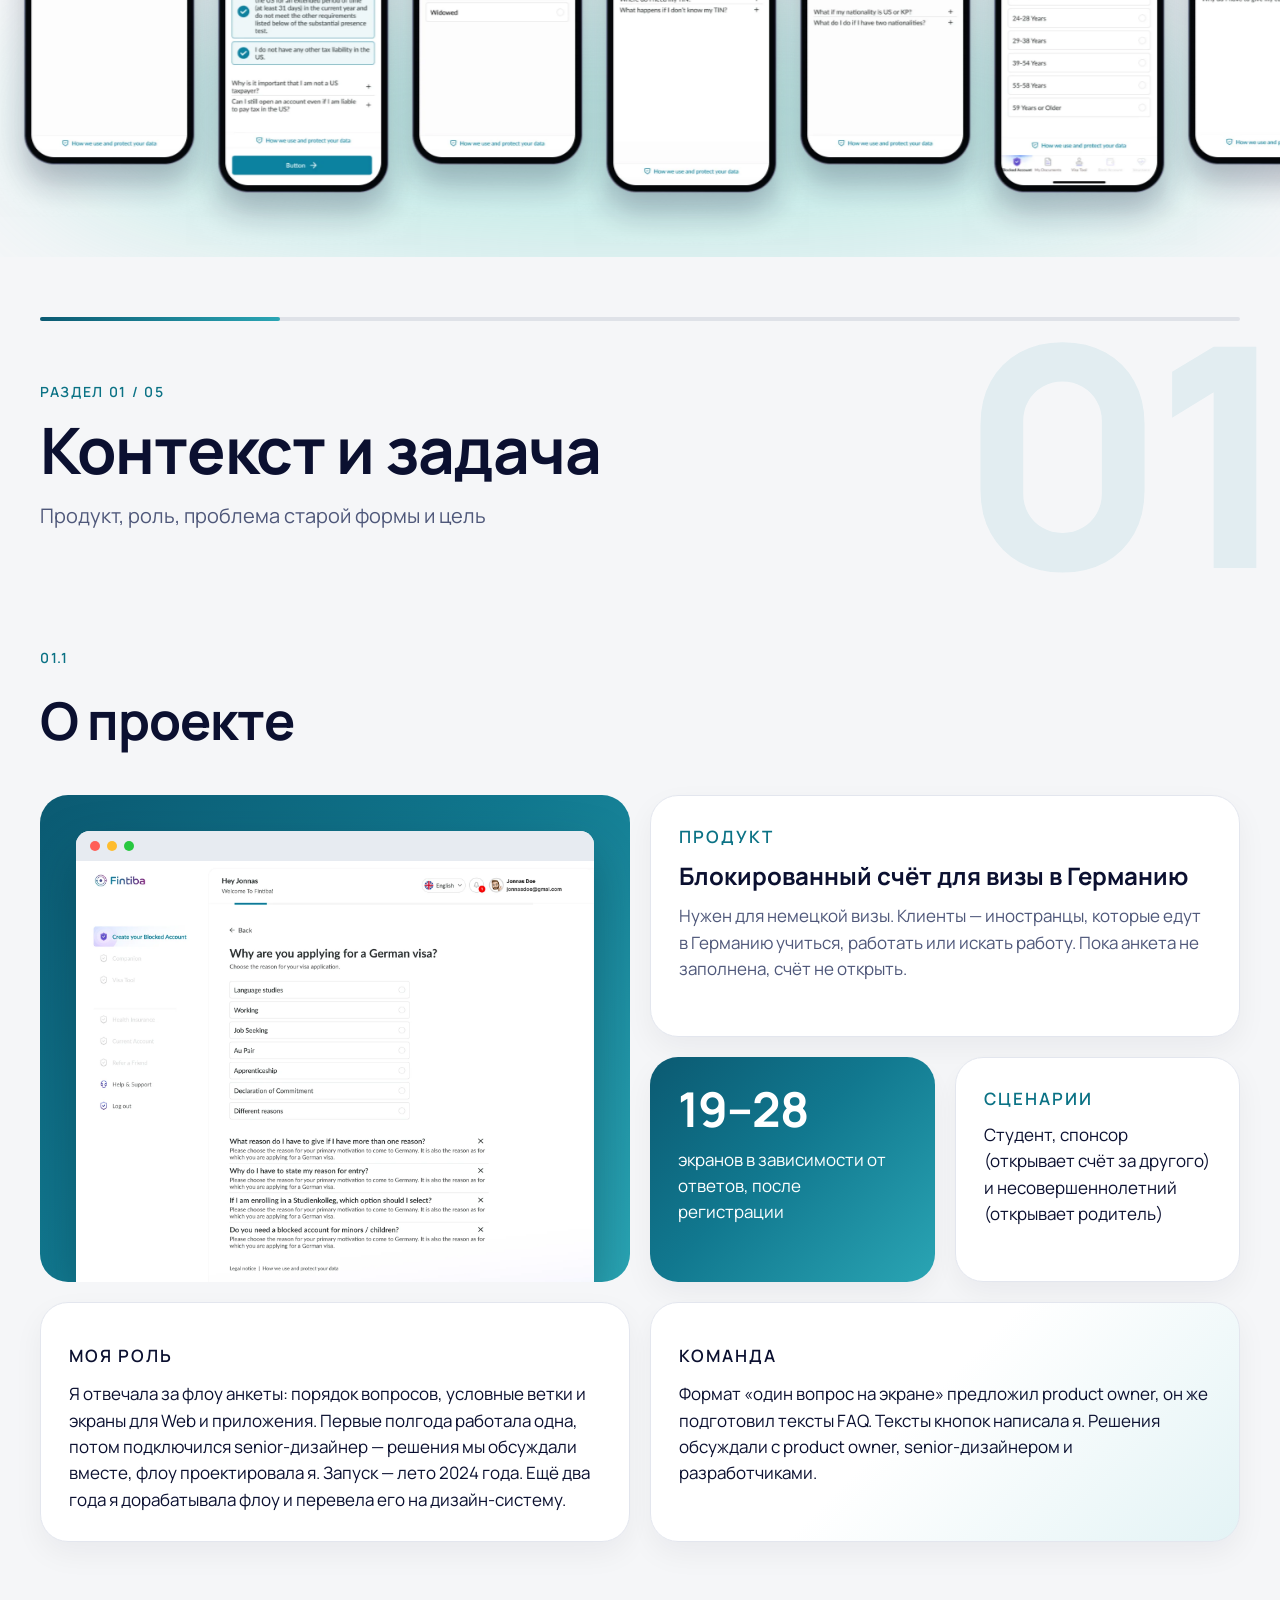
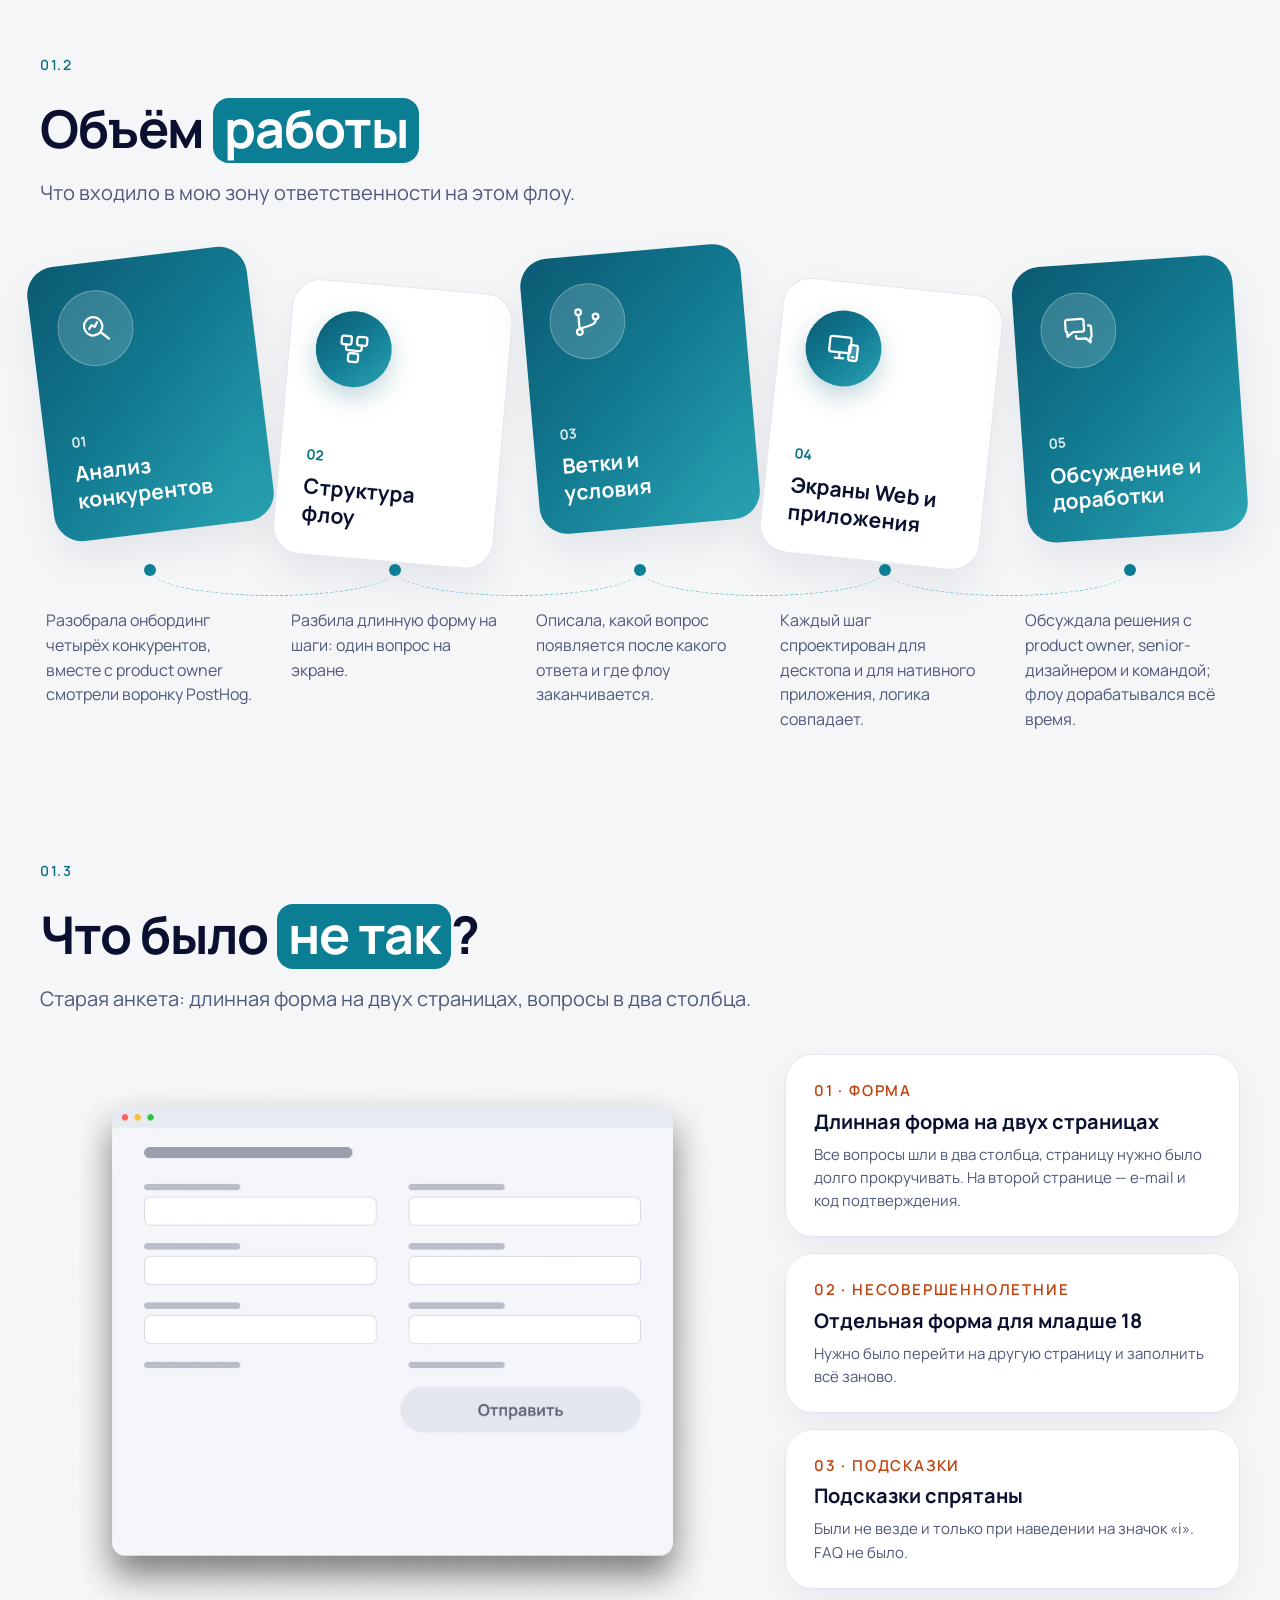
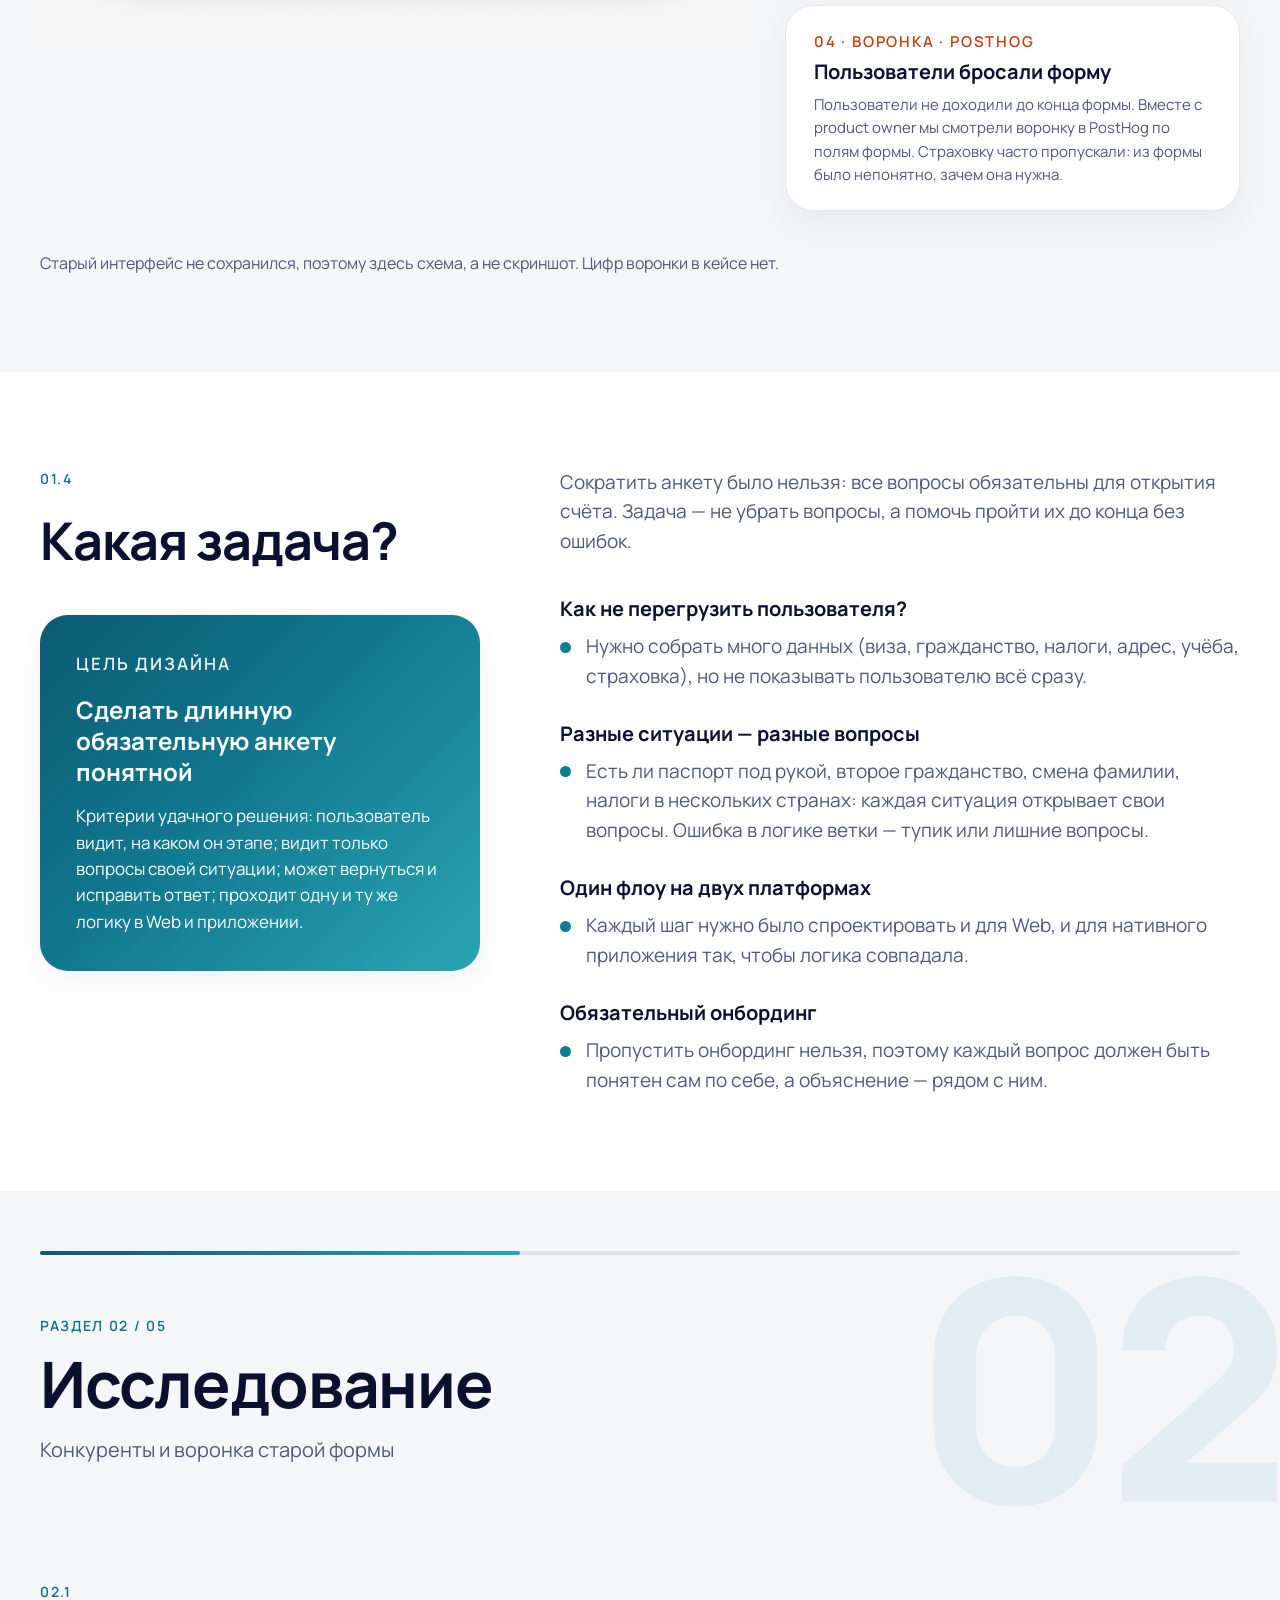
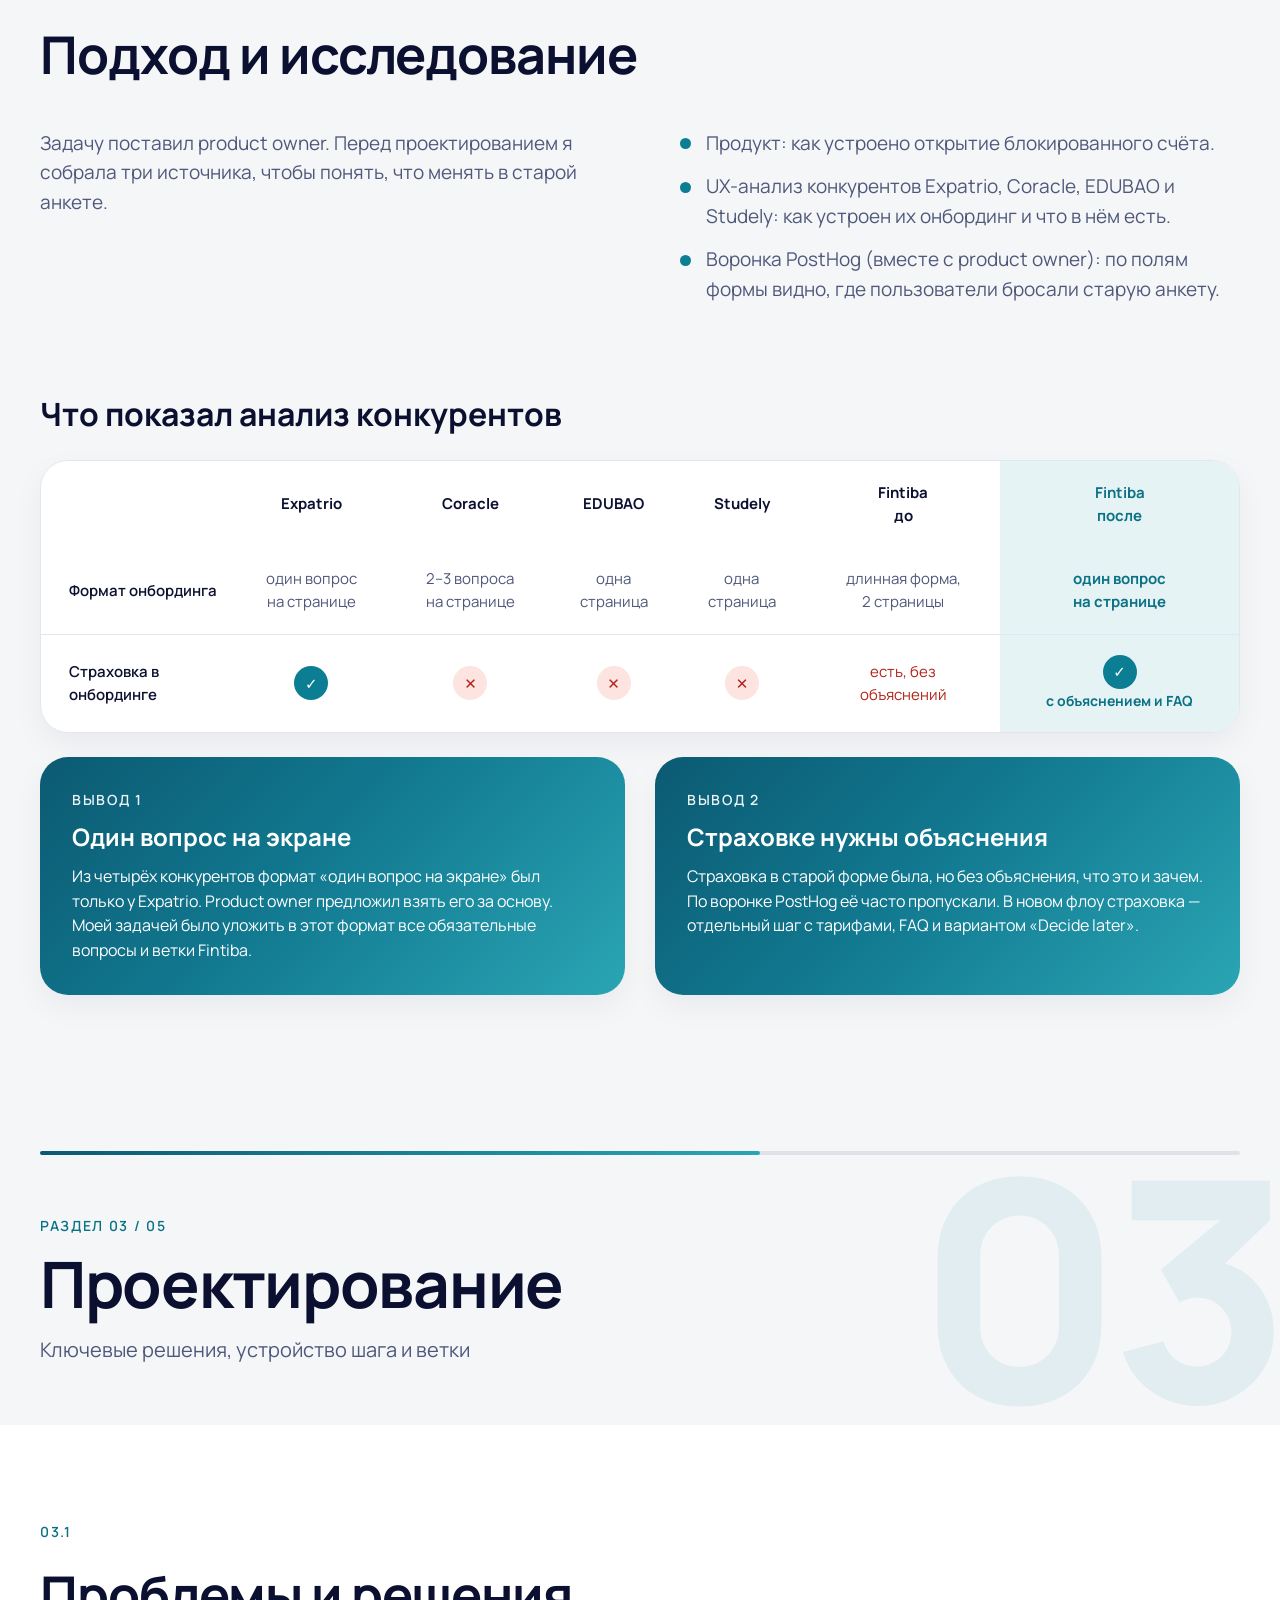
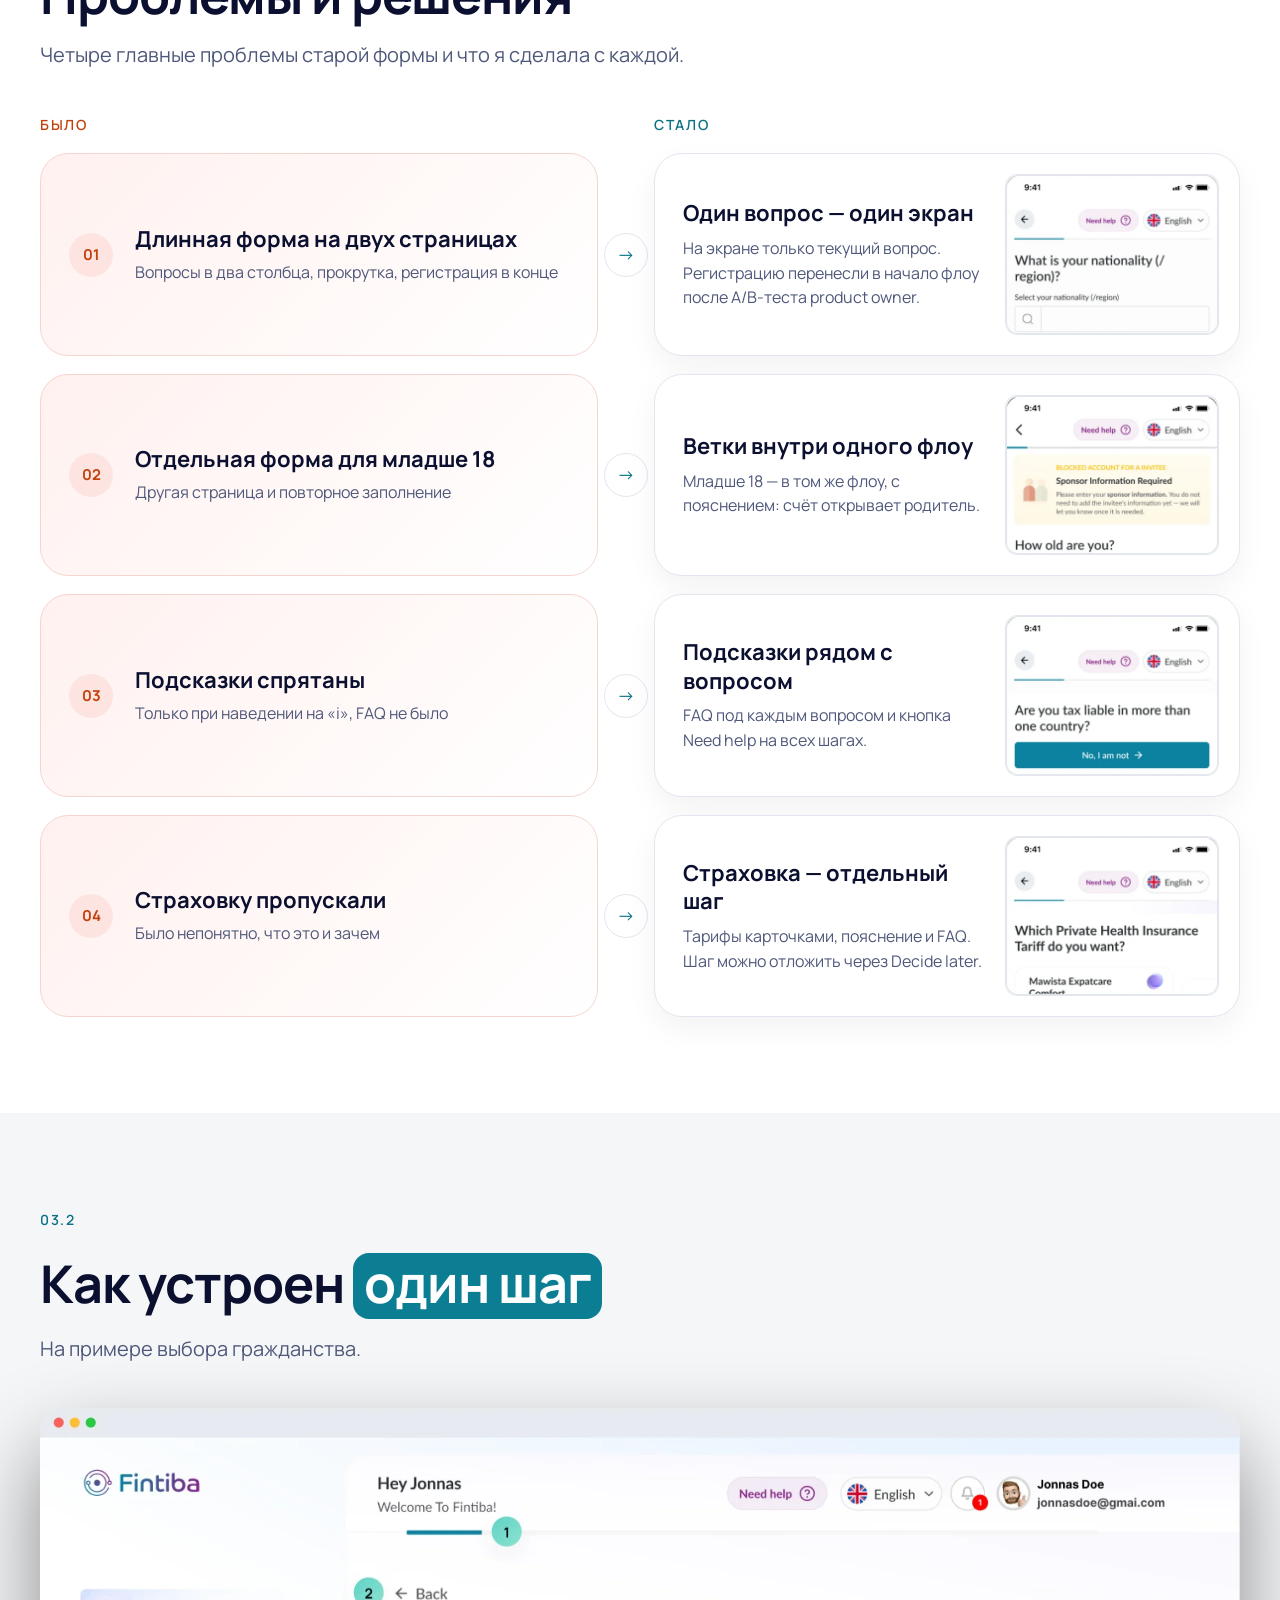
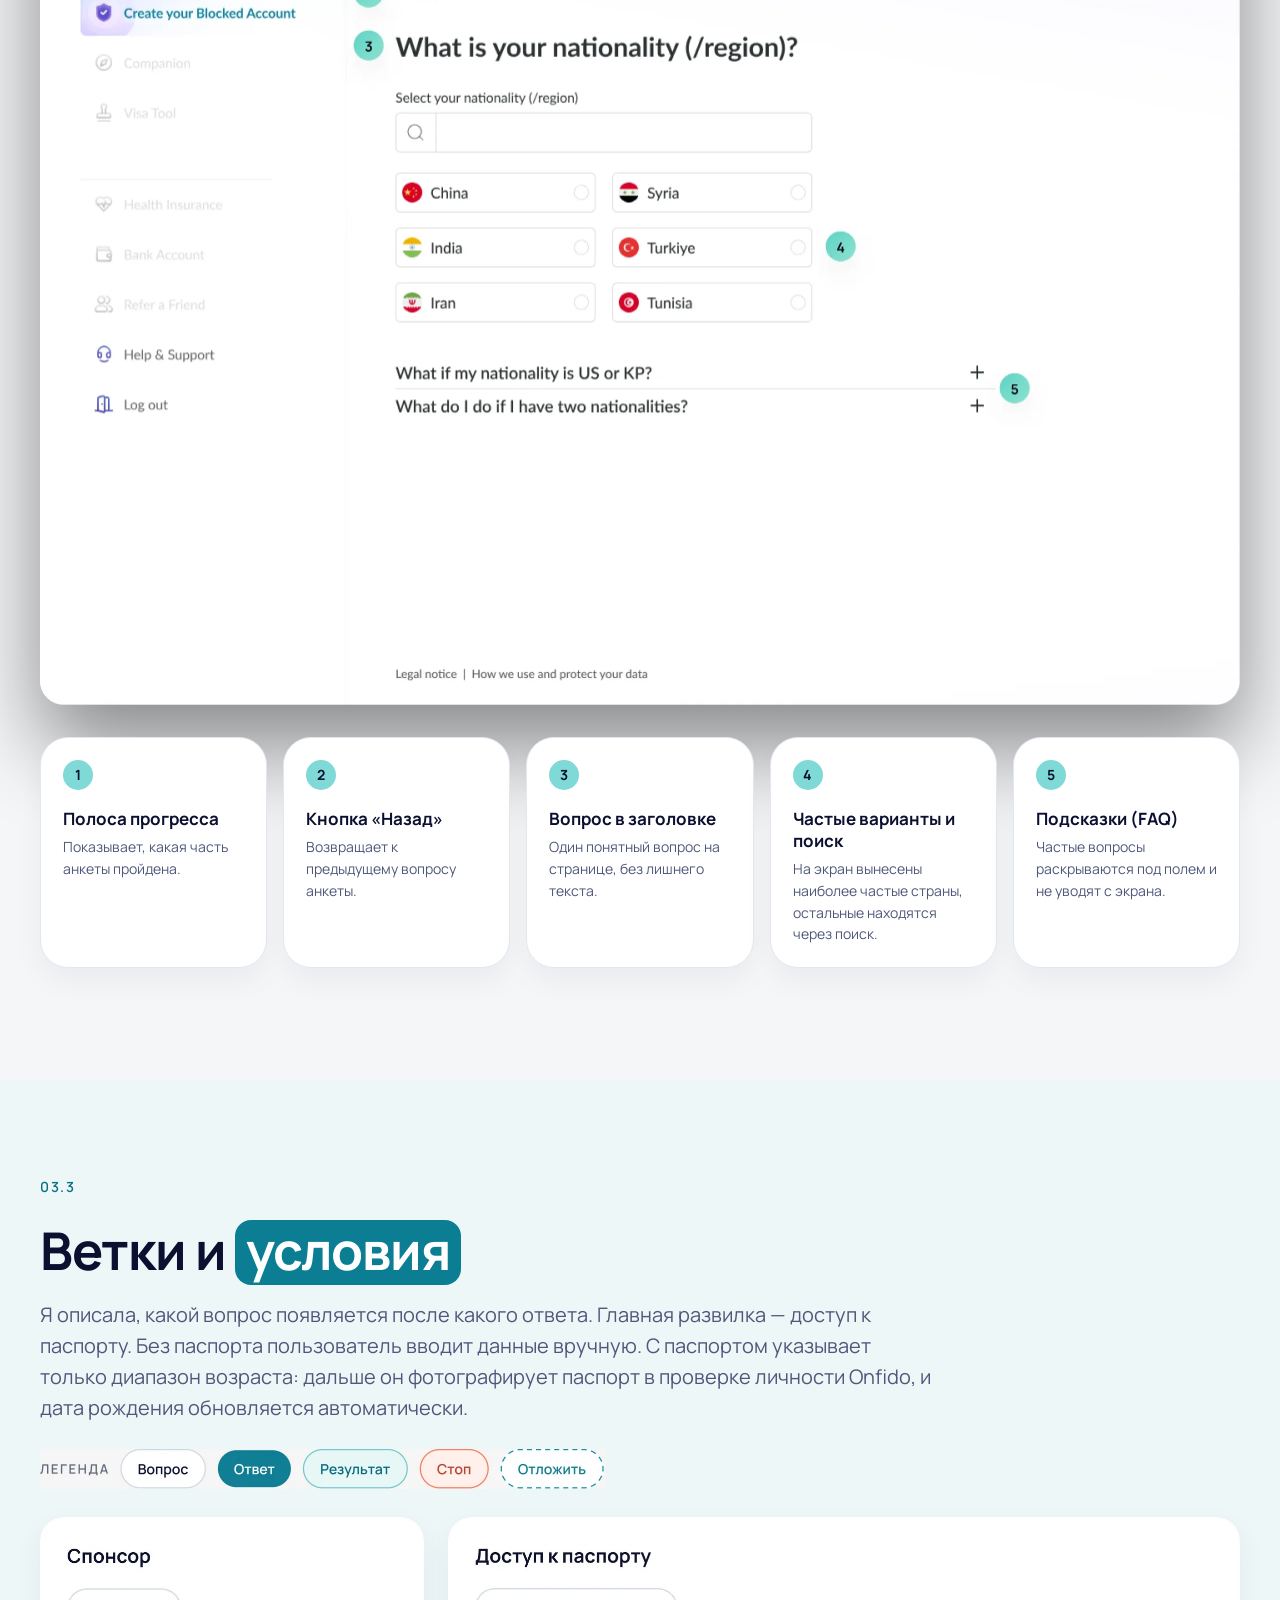
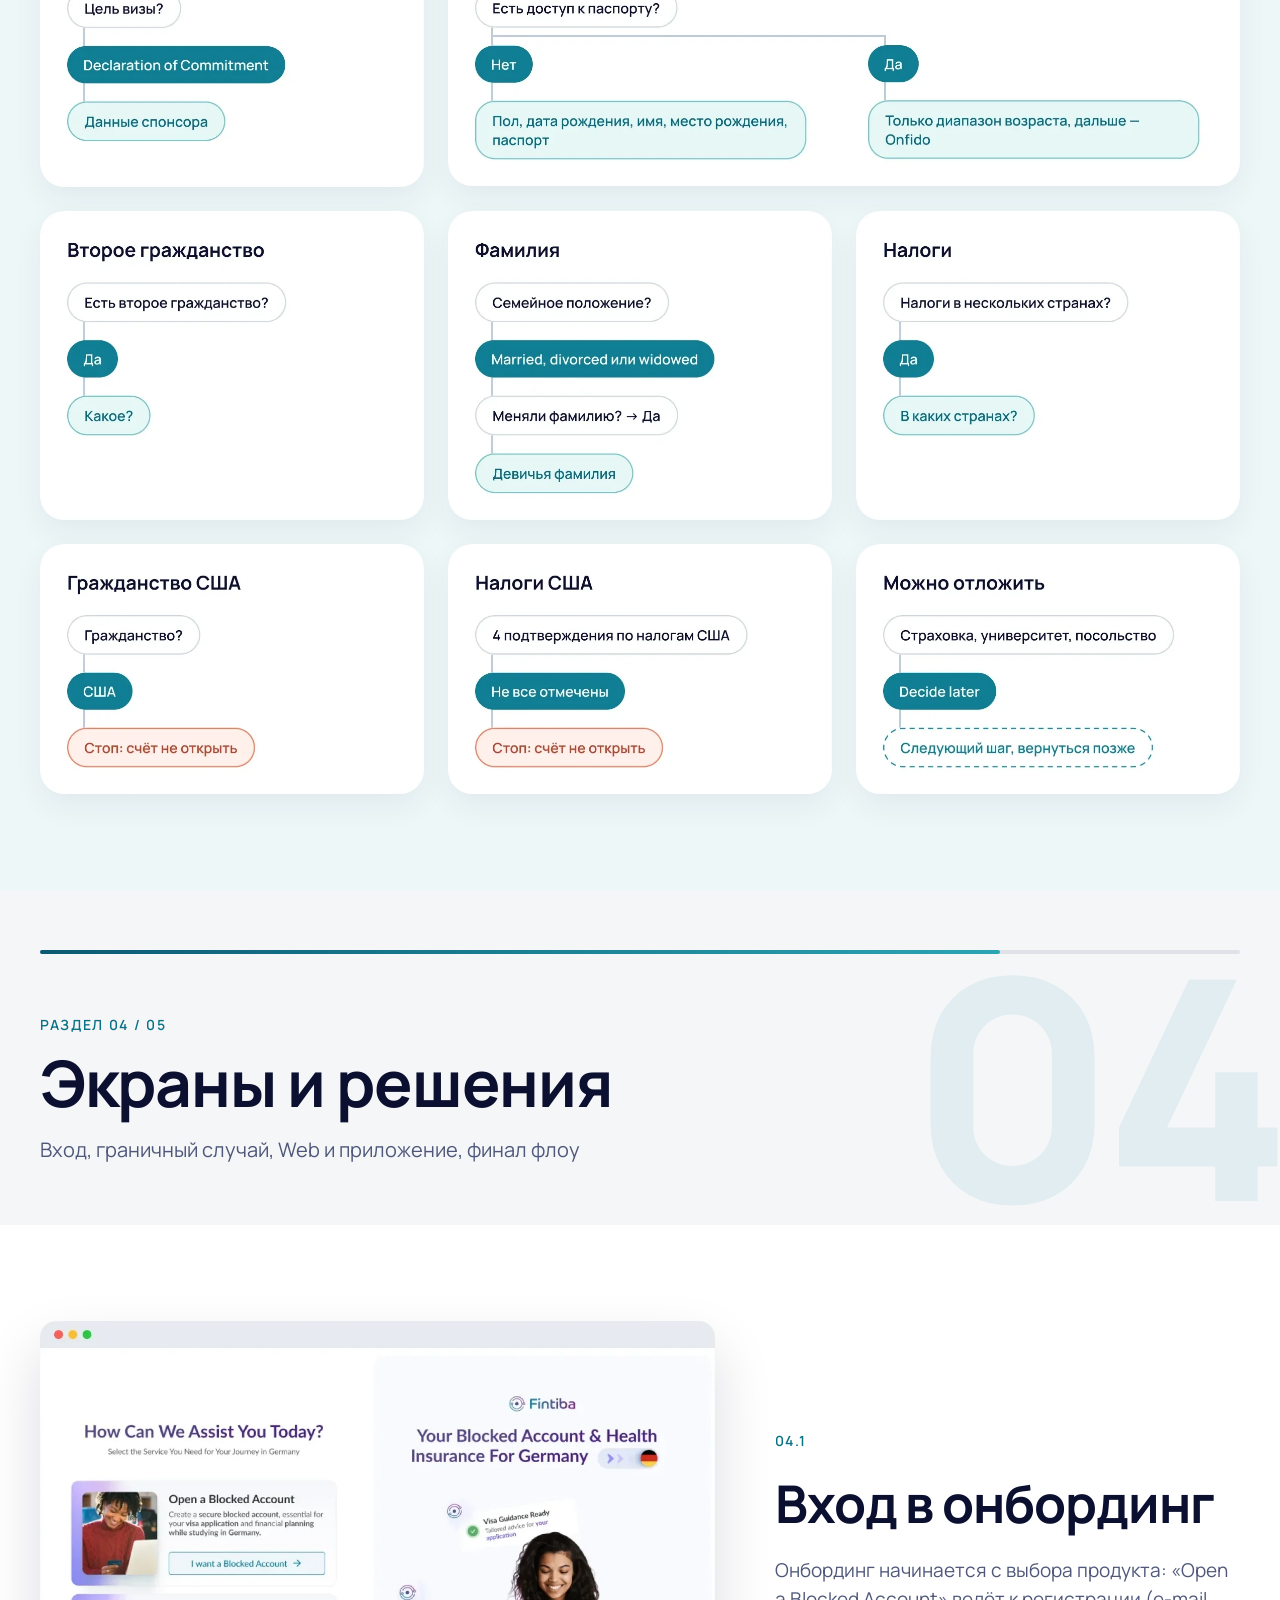
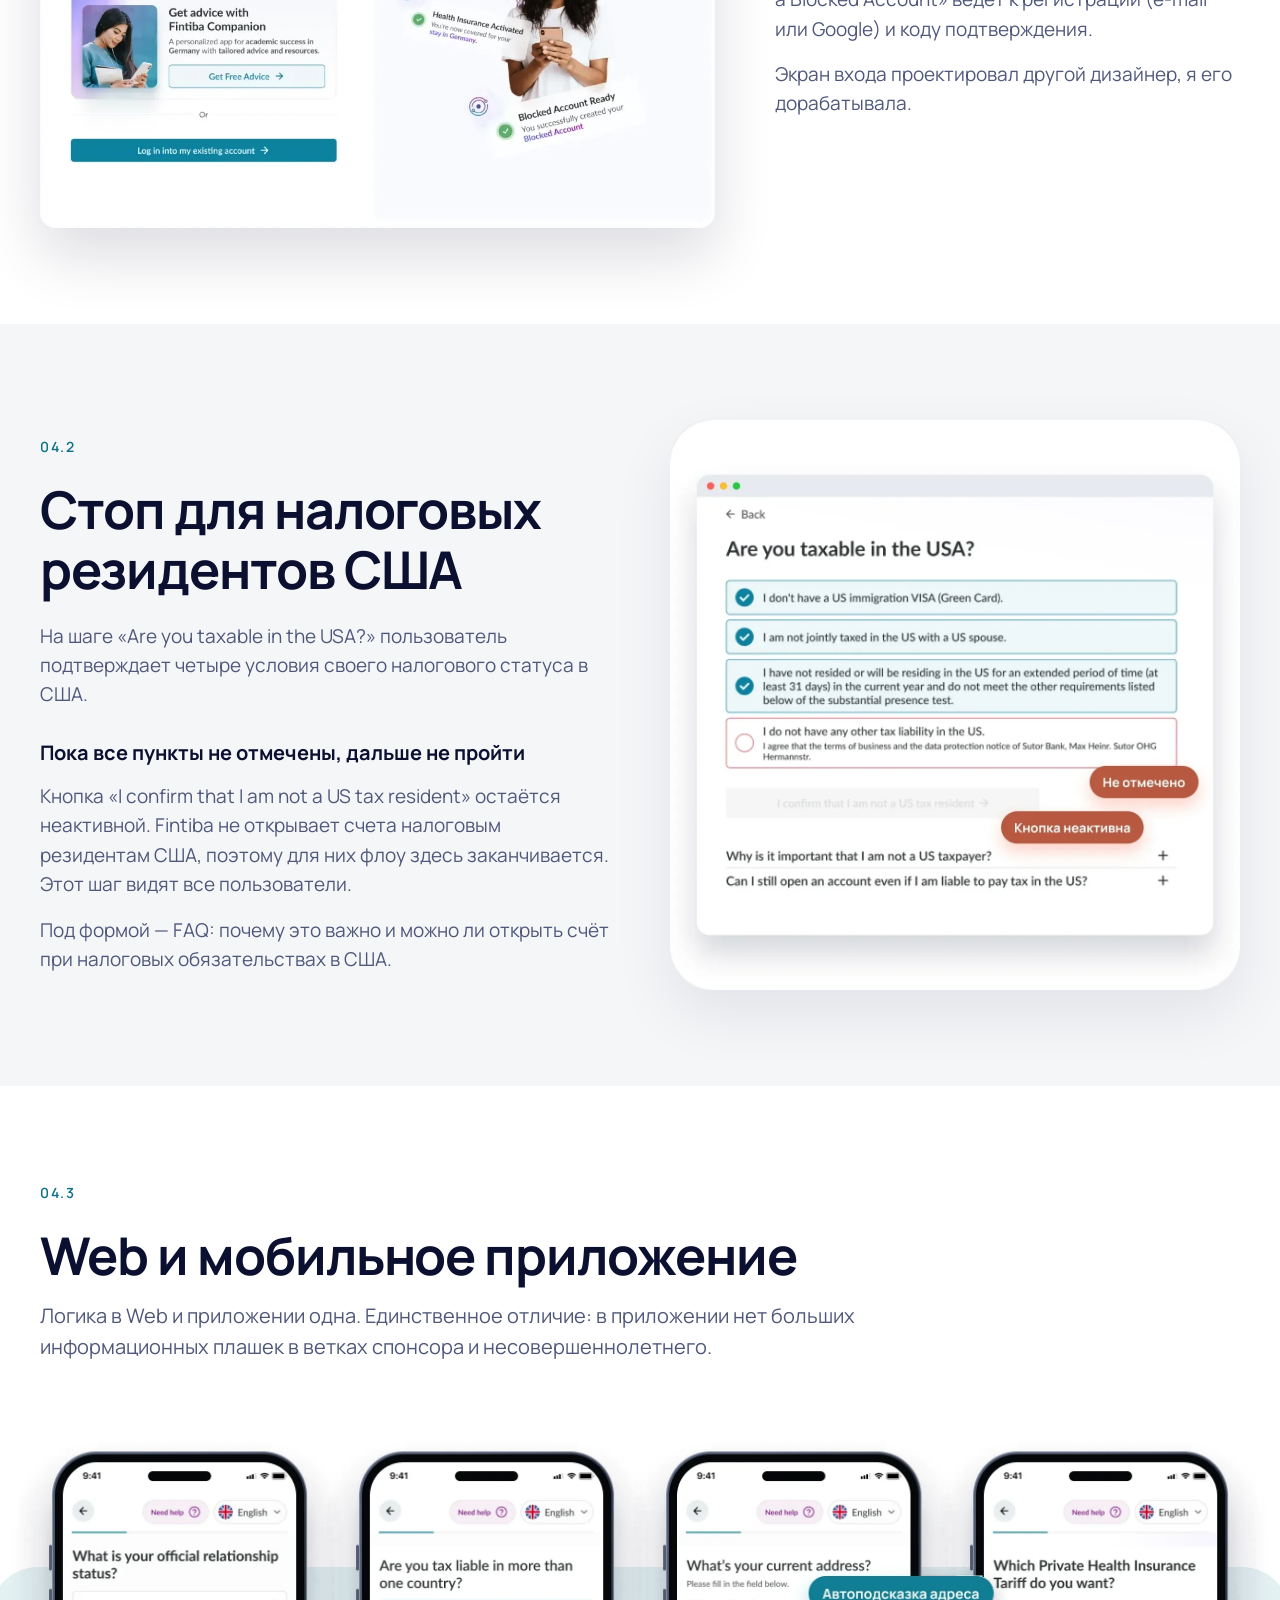
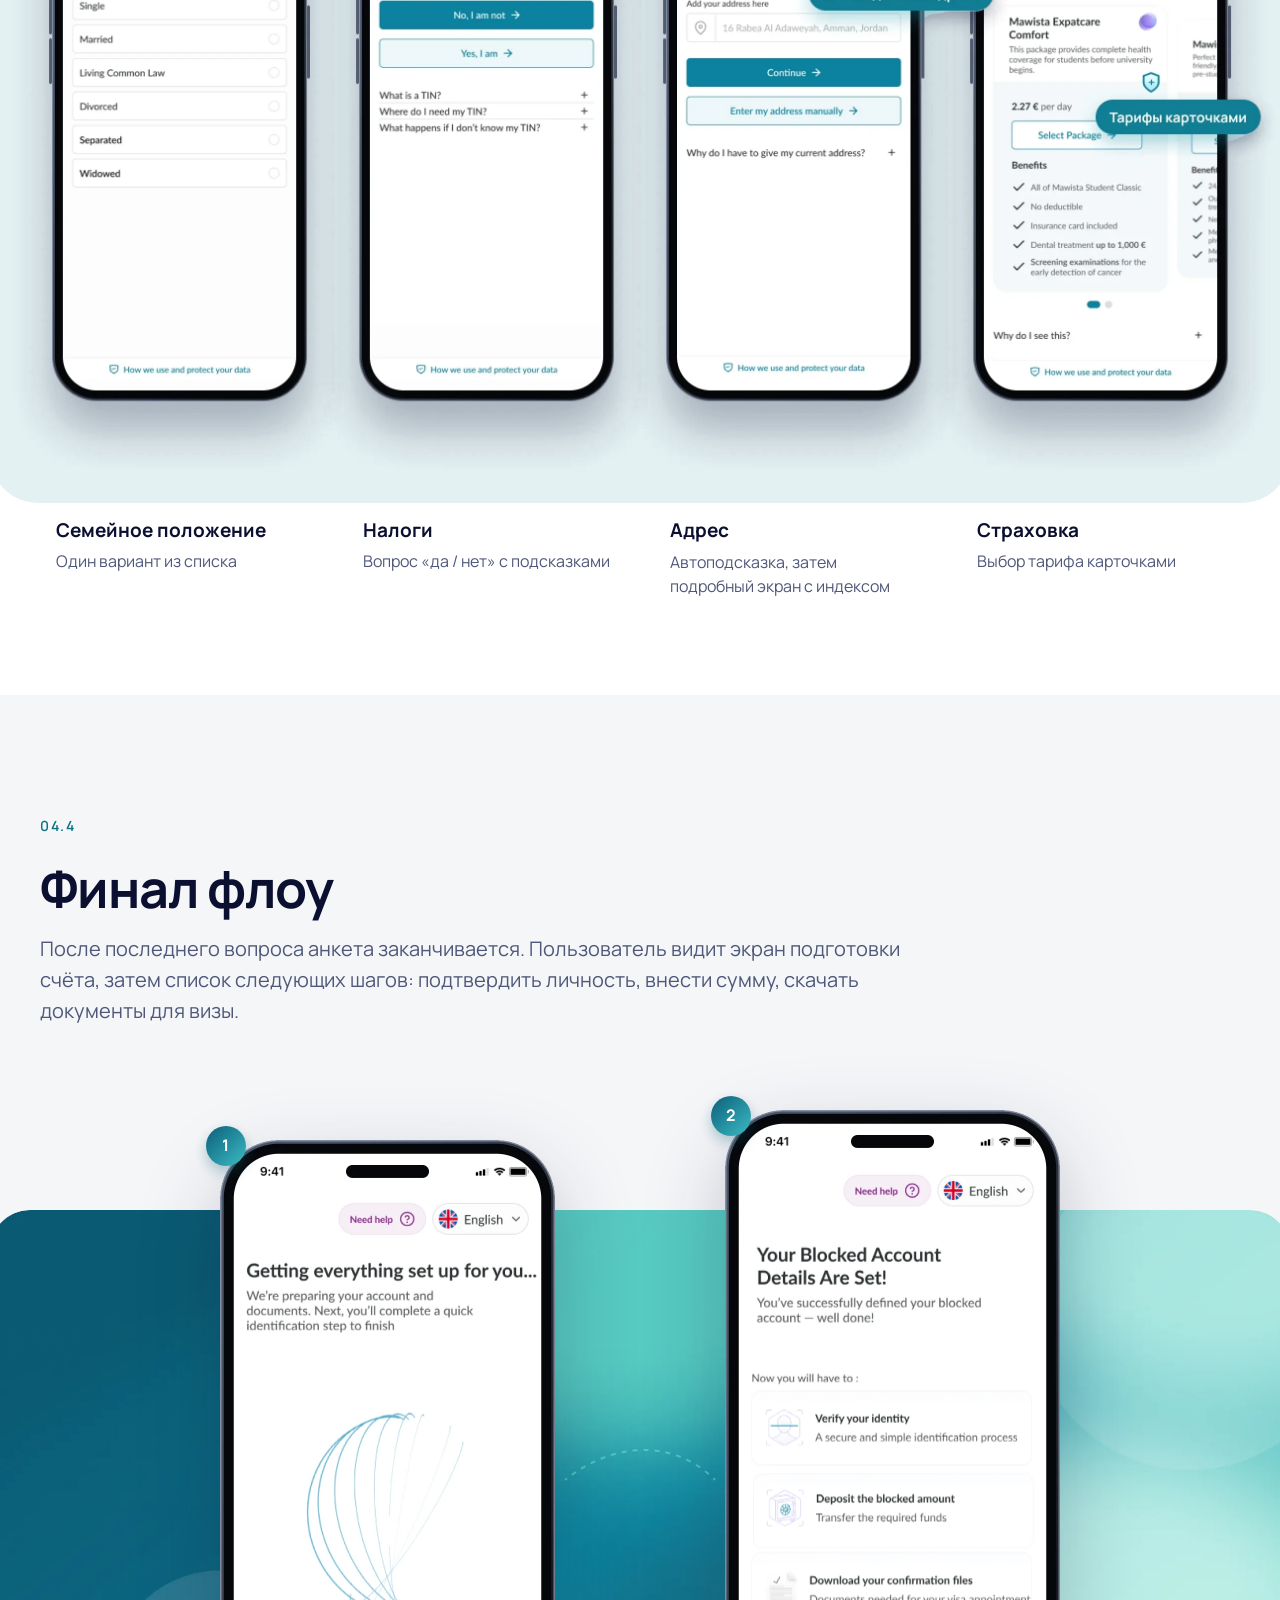
<file: cases/onboarding.html>
<!doctype html>
<html lang="ru">
<head>
  <meta charset="utf-8">
  <meta name="viewport" content="width=device-width, initial-scale=1">
  <title>Редизайн онбординга Fintiba — Вера Леванова</title>
  <meta name="description" content="Кейс: обязательная анкета для открытия блокированного счёта Fintiba превратилась из длинной формы в пошаговый флоу для Web и приложения.">
  <meta property="og:title" content="Редизайн онбординга Fintiba — кейс Веры Левановой">
  <meta property="og:description" content="Один вопрос на экране, условные ветки и подсказки под полем — для Web и нативного приложения.">
  <meta property="og:type" content="article">
  <meta property="og:image" content="https://veralevanova.github.io/assets/img/og-cover.jpg">
  <meta property="og:image:width" content="1200">
  <meta property="og:image:height" content="630">
  <meta property="og:url" content="https://veralevanova.github.io/cases/onboarding.html">
  <meta name="twitter:card" content="summary_large_image">
  <link rel="canonical" href="https://veralevanova.github.io/cases/onboarding.html">
  <link rel="alternate" hreflang="ru" href="https://veralevanova.github.io/cases/onboarding.html">
  <link rel="alternate" hreflang="en" href="https://veralevanova.github.io/en/cases/onboarding.html">
  <meta name="theme-color" content="#f5f6f8">
  <link rel="icon" href="../assets/img/favicon.svg" type="image/svg+xml">
  <link rel="preconnect" href="https://fonts.googleapis.com">
  <link rel="preconnect" href="https://fonts.gstatic.com" crossorigin>
  <link href="https://fonts.googleapis.com/css2?family=Manrope:wght@400;500;600;700;800&display=swap" rel="stylesheet">
  <link rel="stylesheet" href="../assets/css/site.css?v=1793600500">
  <link rel="stylesheet" href="../assets/css/case-footer.css?v=1793600500">
  <link rel="stylesheet" href="../assets/css/case-head.css?v=1793600500">
</head>
<body class="theme-light">
  <a class="skip-link" href="#main">Перейти к содержимому</a>

  <header class="site-header">
    <div class="container">
      <a class="brand" href="../index.html#projects">Онбординг · Fintiba</a>
      <nav class="nav-pill" aria-label="Основная навигация">
        <a href="../index.html#projects" aria-current="page">Проекты</a>
        <a href="../index.html#about">Обо мне</a>
        <a href="#contacts">Контакты</a>
      </nav>
      <a class="lang-switch" href="../en/cases/onboarding.html" hreflang="en" lang="en" aria-label="English version">EN</a>
    </div>
  </header>

  <main id="main" class="case">

    <!-- Обложка -->
    <section class="case-hero">
      <div class="container grid">
        <div>
          <h1>Редизайн <span>онбординга</span></h1>
          <p class="lead">Обязательная анкета для открытия блокированного счёта была длинной формой. Я спроектировала новый флоу для Web и приложения: один вопрос на экране, условные ветки под ситуацию пользователя и ответы на частые вопросы под полем.</p>
          <dl class="meta-grid">
            <div><dt>Роль</dt><dd>UI/UX-дизайнер, весь флоу</dd></div>
            <div><dt>Компания</dt><dd>Fintiba</dd></div>
            <div><dt>Продукт</dt><dd>Блокированный счёт для визы в Германию</dd></div>
            <div><dt>Платформы</dt><dd>Web и нативное приложение</dd></div>
          </dl>
          <p class="byline">Вера Леванова · UI/UX-дизайнер</p>
        </div>
        <div class="visual">
          <img src="../assets/img/cover-visual.webp" width="1600" height="1768" alt="Три экрана анкеты в телефоне: цель визы, гражданство и налоги в США">
        </div>
      </div>
    </section>

    <!-- Лента экранов -->
    <section class="ribbon">
      <div class="container">
        <h2>Один вопрос за раз.</h2>
        <p class="sub">Так выглядит путь пользователя: на каждом экране один вопрос, ответ определяет следующий шаг.</p>
      </div>
      <div class="marquee" aria-label="Лента экранов анкеты: каждый вопрос на отдельном экране">
        <div class="marquee__track">
          <div class="marquee__group">
          <img src="../assets/img/ribbon/rib-01.webp" width="576" height="1084" alt="Экран анкеты 1" loading="lazy" decoding="async">
          <img src="../assets/img/ribbon/rib-02.webp" width="576" height="1084" alt="Экран анкеты 2" loading="lazy" decoding="async">
          <img src="../assets/img/ribbon/rib-03.webp" width="576" height="1084" alt="Экран анкеты 3" loading="lazy" decoding="async">
          <img src="../assets/img/ribbon/rib-04.webp" width="576" height="1084" alt="Экран анкеты 4" loading="lazy" decoding="async">
          <img src="../assets/img/ribbon/rib-05.webp" width="576" height="1084" alt="Экран анкеты 5" loading="lazy" decoding="async">
          <img src="../assets/img/ribbon/rib-06.webp" width="576" height="1084" alt="Экран анкеты 6" loading="lazy" decoding="async">
          <img src="../assets/img/ribbon/rib-07.webp" width="576" height="1084" alt="Экран анкеты 7" loading="lazy" decoding="async">
          <img src="../assets/img/ribbon/rib-08.webp" width="576" height="1084" alt="Экран анкеты 8" loading="lazy" decoding="async">
          <img src="../assets/img/ribbon/rib-09.webp" width="576" height="1084" alt="Экран анкеты 9" loading="lazy" decoding="async">
          <img src="../assets/img/ribbon/rib-10.webp" width="576" height="1084" alt="Экран анкеты 10" loading="lazy" decoding="async">
          <img src="../assets/img/ribbon/rib-11.webp" width="576" height="1084" alt="Экран анкеты 11" loading="lazy" decoding="async">
          <img src="../assets/img/ribbon/rib-12.webp" width="576" height="1084" alt="Экран анкеты 12" loading="lazy" decoding="async">
          </div>
          <div class="marquee__group" aria-hidden="true">
          <img src="../assets/img/ribbon/rib-01.webp" width="576" height="1084" alt="" loading="lazy" decoding="async">
          <img src="../assets/img/ribbon/rib-02.webp" width="576" height="1084" alt="" loading="lazy" decoding="async">
          <img src="../assets/img/ribbon/rib-03.webp" width="576" height="1084" alt="" loading="lazy" decoding="async">
          <img src="../assets/img/ribbon/rib-04.webp" width="576" height="1084" alt="" loading="lazy" decoding="async">
          <img src="../assets/img/ribbon/rib-05.webp" width="576" height="1084" alt="" loading="lazy" decoding="async">
          <img src="../assets/img/ribbon/rib-06.webp" width="576" height="1084" alt="" loading="lazy" decoding="async">
          <img src="../assets/img/ribbon/rib-07.webp" width="576" height="1084" alt="" loading="lazy" decoding="async">
          <img src="../assets/img/ribbon/rib-08.webp" width="576" height="1084" alt="" loading="lazy" decoding="async">
          <img src="../assets/img/ribbon/rib-09.webp" width="576" height="1084" alt="" loading="lazy" decoding="async">
          <img src="../assets/img/ribbon/rib-10.webp" width="576" height="1084" alt="" loading="lazy" decoding="async">
          <img src="../assets/img/ribbon/rib-11.webp" width="576" height="1084" alt="" loading="lazy" decoding="async">
          <img src="../assets/img/ribbon/rib-12.webp" width="576" height="1084" alt="" loading="lazy" decoding="async">
          </div>
        </div>
      </div>
    </section>

    <!-- Раздел 1 -->
    <section class="divider" aria-labelledby="d1">
      <div class="container">
        <div class="progress"><span style="width:20%"></span></div>
        <p class="eyebrow">Раздел 01 / 05</p>
        <h2 id="d1">Контекст и задача</h2>
        <p class="sub">Продукт, роль, проблема старой формы и цель</p>
        <span class="big-num" aria-hidden="true">01</span>
      </div>
    </section>

    <section>
      <div class="container">
        <span class="num">01.1</span>
        <h2>О проекте</h2>
        <div class="about-case">
          <div class="screen"><div class="browser"><div class="browser__bar" aria-hidden="true"><i></i><i></i><i></i></div><img src="../assets/img/about-web.webp" width="1600" height="1300" alt="Веб-версия анкеты: вопрос о цели визы с вариантами ответа и FAQ" loading="lazy"></div></div>
          <div class="card product">
            <p class="label">Продукт</p>
            <h3>Блокированный счёт для визы в Германию</h3>
            <p>Нужен для немецкой визы. Клиенты — иностранцы, которые едут в Германию учиться, работать или искать работу. Пока анкета не заполнена, счёт не открыть.</p>
          </div>
          <div class="card stat">
            <p class="big">19–28</p>
            <p style="margin-top:14px">экранов в зависимости от ответов, после регистрации</p>
          </div>
          <div class="card scen">
            <p class="label">Сценарии</p>
            <p style="margin-top:10px;color:var(--l-navy)">Студент, спонсор (открывает счёт за другого) и несовершеннолетний (открывает родитель)</p>
          </div>
          <div class="card wide role">
            <p class="label">Моя роль</p>
            <p>Я отвечала за флоу анкеты: порядок вопросов, условные ветки и экраны для Web и приложения. Первые полгода работала одна, потом подключился senior-дизайнер — решения мы обсуждали вместе, флоу проектировала я. Запуск — лето 2024 года. Ещё два года я дорабатывала флоу и перевела его на дизайн-систему.</p>
          </div>
          <div class="card wide team">
            <p class="label">Команда</p>
            <p>Формат «один вопрос на экране» предложил product owner, он же подготовил тексты FAQ. Тексты кнопок написала я. Решения обсуждали с product owner, senior-дизайнером и разработчиками.</p>
          </div>
        </div>
      </div>
    </section>

    <section>
      <div class="container">
        <span class="num">01.2</span>
        <h2>Объём <span class="mark">работы</span></h2>
        <p class="sub">Что входило в мою зону ответственности на этом флоу.</p>
        <ol class="scope" role="list">
          <li class="scope-item">
            <div class="scope-card scope-card--teal">
              <span class="scope-icon" aria-hidden="true"><svg viewBox="0 0 24 24" fill="none" stroke="currentColor" stroke-width="1.6" stroke-linecap="round" stroke-linejoin="round"><circle cx="10.5" cy="10.5" r="6.5"/><path d="m15.5 15.5 5 5"/><path d="m7.5 12 2-2.5 2 1.5 2-3"/></svg></span>
              <span class="scope-n">01</span>
              <h3>Анализ конкурентов</h3>
            </div>
            <p>Разобрала онбординг четырёх конкурентов, вместе с product owner смотрели воронку PostHog.</p>
          </li>
          <li class="scope-item">
            <div class="scope-card">
              <span class="scope-icon" aria-hidden="true"><svg viewBox="0 0 24 24" fill="none" stroke="currentColor" stroke-width="1.6" stroke-linecap="round" stroke-linejoin="round"><rect x="3" y="3" width="7" height="6" rx="1.5"/><rect x="14" y="3" width="7" height="6" rx="1.5"/><rect x="8.5" y="15" width="7" height="6" rx="1.5"/><path d="M6.5 9v2.5a1.5 1.5 0 0 0 1.5 1.5h8a1.5 1.5 0 0 0 1.5-1.5V9M12 13v2"/></svg></span>
              <span class="scope-n">02</span>
              <h3>Структура флоу</h3>
            </div>
            <p>Разбила длинную форму на шаги: один вопрос на экране.</p>
          </li>
          <li class="scope-item">
            <div class="scope-card scope-card--teal">
              <span class="scope-icon" aria-hidden="true"><svg viewBox="0 0 24 24" fill="none" stroke="currentColor" stroke-width="1.6" stroke-linecap="round" stroke-linejoin="round"><circle cx="6" cy="5" r="2"/><circle cx="6" cy="19" r="2"/><circle cx="18" cy="9" r="2"/><path d="M6 7v10"/><path d="M18 11c0 3-3 4-6 4.5S6 17 6 17"/></svg></span>
              <span class="scope-n">03</span>
              <h3>Ветки и условия</h3>
            </div>
            <p>Описала, какой вопрос появляется после какого ответа и где флоу заканчивается.</p>
          </li>
          <li class="scope-item">
            <div class="scope-card">
              <span class="scope-icon" aria-hidden="true"><svg viewBox="0 0 24 24" fill="none" stroke="currentColor" stroke-width="1.6" stroke-linecap="round" stroke-linejoin="round"><rect x="2" y="4" width="15" height="11" rx="1.5"/><path d="M6.5 19h6M9.5 15v4"/><rect x="16" y="9" width="6" height="11" rx="1.5" fill="currentColor" fill-opacity=".18"/><path d="M18.5 17.5h1"/></svg></span>
              <span class="scope-n">04</span>
              <h3>Экраны Web и приложения</h3>
            </div>
            <p>Каждый шаг спроектирован для десктопа и для нативного приложения, логика совпадает.</p>
          </li>
          <li class="scope-item">
            <div class="scope-card scope-card--teal">
              <span class="scope-icon" aria-hidden="true"><svg viewBox="0 0 24 24" fill="none" stroke="currentColor" stroke-width="1.6" stroke-linecap="round" stroke-linejoin="round"><path d="M3 5.5A1.5 1.5 0 0 1 4.5 4h10A1.5 1.5 0 0 1 16 5.5v6a1.5 1.5 0 0 1-1.5 1.5H8l-4 3v-3.2A1.5 1.5 0 0 1 3 11.5z"/><path d="M19 9h.5A1.5 1.5 0 0 1 21 10.5v6a1.5 1.5 0 0 1-1 1.4V21l-3-3h-5.5A1.5 1.5 0 0 1 10 16.5V16"/></svg></span>
              <span class="scope-n">05</span>
              <h3>Обсуждение и доработки</h3>
            </div>
            <p>Обсуждала решения с product owner, senior-дизайнером и командой; флоу дорабатывался всё время.</p>
          </li>
        </ol>
      </div>
    </section>

    <section>
      <div class="container">
        <span class="num">01.3</span>
        <h2>Что было <span class="mark">не так</span>?</h2>
        <p class="sub">Старая анкета: длинная форма на двух страницах, вопросы в два столбца.</p>
        <div class="problem">
          <img src="../assets/img/old-form.webp" width="1760" height="1480" alt="Схема старой формы: поля в два столбца и кнопка «Отправить»" loading="lazy">
          <div class="cards">
            <article class="card"><p class="label">01 · Форма</p><h3>Длинная форма на двух страницах</h3><p>Все вопросы шли в два столбца, страницу нужно было долго прокручивать. На второй странице — e-mail и код подтверждения.</p></article>
            <article class="card"><p class="label">02 · Несовершеннолетние</p><h3>Отдельная форма для младше 18</h3><p>Нужно было перейти на другую страницу и заполнить всё заново.</p></article>
            <article class="card"><p class="label">03 · Подсказки</p><h3>Подсказки спрятаны</h3><p>Были не везде и только при наведении на значок «i». FAQ не было.</p></article>
            <article class="card"><p class="label">04 · Воронка · PostHog</p><h3>Пользователи бросали форму</h3><p>Пользователи не доходили до конца формы. Вместе с product owner мы смотрели воронку в PostHog по полям формы. Страховку часто пропускали: из формы было непонятно, зачем она нужна.</p></article>
          </div>
        </div>
        <p class="note">Старый интерфейс не сохранился, поэтому здесь схема, а не скриншот. Цифр воронки в кейсе нет.</p>
      </div>
    </section>

    <section style="background:#fff">
      <div class="container goal">
        <div>
          <span class="num">01.4</span>
          <h2>Какая задача?</h2>
          <div class="card card--teal">
            <p class="label">Цель дизайна</p>
            <h3>Сделать длинную обязательную анкету понятной</h3>
            <p>Критерии удачного решения: пользователь видит, на каком он этапе; видит только вопросы своей ситуации; может вернуться и исправить ответ; проходит одну и ту же логику в Web и приложении.</p>
          </div>
        </div>
        <div>
          <p class="intro">Сократить анкету было нельзя: все вопросы обязательны для открытия счёта. Задача — не убрать вопросы, а помочь пройти их до конца без ошибок.</p>
          <div class="items">
            <div><h3>Как не перегрузить пользователя?</h3><ul class="bullets"><li>Нужно собрать много данных (виза, гражданство, налоги, адрес, учёба, страховка), но не показывать пользователю всё сразу.</li></ul></div>
            <div><h3>Разные ситуации — разные вопросы</h3><ul class="bullets"><li>Есть ли паспорт под рукой, второе гражданство, смена фамилии, налоги в нескольких странах: каждая ситуация открывает свои вопросы. Ошибка в логике ветки — тупик или лишние вопросы.</li></ul></div>
            <div><h3>Один флоу на двух платформах</h3><ul class="bullets"><li>Каждый шаг нужно было спроектировать и для Web, и для нативного приложения так, чтобы логика совпадала.</li></ul></div>
            <div><h3>Обязательный онбординг</h3><ul class="bullets"><li>Пропустить онбординг нельзя, поэтому каждый вопрос должен быть понятен сам по себе, а объяснение — рядом с ним.</li></ul></div>
          </div>
        </div>
      </div>
    </section>

    <!-- Раздел 2 -->
    <section class="divider" aria-labelledby="d2">
      <div class="container">
        <div class="progress"><span style="width:40%"></span></div>
        <p class="eyebrow">Раздел 02 / 05</p>
        <h2 id="d2">Исследование</h2>
        <p class="sub">Конкуренты и воронка старой формы</p>
        <span class="big-num" aria-hidden="true">02</span>
      </div>
    </section>

    <section>
      <div class="container">
        <span class="num">02.1</span>
        <h2>Подход и исследование</h2>
        <div class="research">
          <p>Задачу поставил product owner. Перед проектированием я собрала три источника, чтобы понять, что менять в старой анкете.</p>
          <ul class="bullets">
            <li>Продукт: как устроено открытие блокированного счёта.</li>
            <li>UX-анализ конкурентов Expatrio, Coracle, EDUBAO и Studely: как устроен их онбординг и что в нём есть.</li>
            <li>Воронка PostHog (вместе с product owner): по полям формы видно, где пользователи бросали старую анкету.</li>
          </ul>
        </div>

        <h3 style="font-size:32px;margin-top:90px">Что показал анализ конкурентов</h3>
        <div class="table-wrap">
          <table class="cmp">
            <caption class="sr-only" style="position:absolute;left:-9999px">Сравнение онбординга конкурентов и Fintiba</caption>
            <thead>
              <tr><th scope="col"></th><th scope="col">Expatrio</th><th scope="col">Coracle</th><th scope="col">EDUBAO</th><th scope="col">Studely</th><th scope="col">Fintiba<br>до</th><th scope="col" class="after">Fintiba<br>после</th></tr>
            </thead>
            <tbody>
              <tr><th scope="row">Формат онбординга</th><td>один вопрос<br>на странице</td><td>2–3 вопроса<br>на странице</td><td>одна<br>страница</td><td>одна<br>страница</td><td>длинная форма,<br>2 страницы</td><td class="after">один вопрос<br>на странице</td></tr>
              <tr><th scope="row">Страховка в онбординге</th><td><span class="yes" aria-label="есть">✓</span></td><td><span class="no" aria-label="нет">✕</span></td><td><span class="no" aria-label="нет">✕</span></td><td><span class="no" aria-label="нет">✕</span></td><td class="bad">есть, без<br>объяснений</td><td class="after"><span class="yes" aria-label="есть">✓</span><br><small>с объяснением и FAQ</small></td></tr>
            </tbody>
          </table>
        </div>

        <div class="insights">
          <article class="card card--teal"><p class="label">Вывод 1</p><h3>Один вопрос на экране</h3><p>Из четырёх конкурентов формат «один вопрос на экране» был только у Expatrio. Product owner предложил взять его за основу. Моей задачей было уложить в этот формат все обязательные вопросы и ветки Fintiba.</p></article>
          <article class="card card--teal"><p class="label">Вывод 2</p><h3>Страховке нужны объяснения</h3><p>Страховка в старой форме была, но без объяснения, что это и зачем. По воронке PostHog её часто пропускали. В новом флоу страховка — отдельный шаг с тарифами, FAQ и вариантом «Decide later».</p></article>
        </div>
      </div>
    </section>

    <!-- Раздел 3 -->
    <section class="divider" aria-labelledby="d3">
      <div class="container">
        <div class="progress"><span style="width:60%"></span></div>
        <p class="eyebrow">Раздел 03 / 05</p>
        <h2 id="d3">Проектирование</h2>
        <p class="sub">Ключевые решения, устройство шага и ветки</p>
        <span class="big-num" aria-hidden="true">03</span>
      </div>
    </section>

    <section style="background:#fff">
      <div class="container">
        <span class="num">03.1</span>
        <h2>Проблемы и решения</h2>
        <p class="sub">Четыре главные проблемы старой формы и что я сделала с каждой.</p>

        <div class="pairs-head" aria-hidden="true"><span>Было</span><span>Стало</span></div>

        <div class="pair">
          <div class="before"><span class="n">01</span><div><h3>Длинная форма на двух страницах</h3><p>Вопросы в два столбца, прокрутка, регистрация в конце</p></div></div>
          <div class="arrow" aria-hidden="true"><span>→</span></div>
          <div class="card after"><div><h3>Один вопрос — один экран</h3><p>На экране только текущий вопрос. Регистрацию перенесли в начало флоу после A/B-теста product owner.</p></div><img src="../assets/img/thumb-1.webp" width="428" height="320" alt="Экран выбора гражданства" loading="lazy"></div>
        </div>

        <div class="pair">
          <div class="before"><span class="n">02</span><div><h3>Отдельная форма для младше 18</h3><p>Другая страница и повторное заполнение</p></div></div>
          <div class="arrow" aria-hidden="true"><span>→</span></div>
          <div class="card after"><div><h3>Ветки внутри одного флоу</h3><p>Младше 18 — в том же флоу, с пояснением: счёт открывает родитель.</p></div><img src="../assets/img/thumb-2.webp" width="428" height="320" alt="Экран вопроса о возрасте с пояснением для несовершеннолетних" loading="lazy"></div>
        </div>

        <div class="pair">
          <div class="before"><span class="n">03</span><div><h3>Подсказки спрятаны</h3><p>Только при наведении на «i», FAQ не было</p></div></div>
          <div class="arrow" aria-hidden="true"><span>→</span></div>
          <div class="card after"><div><h3>Подсказки рядом с вопросом</h3><p>FAQ под каждым вопросом и кнопка Need help на всех шагах.</p></div><img src="../assets/img/thumb-3.webp" width="428" height="320" alt="Экран вопроса о налогах с FAQ" loading="lazy"></div>
        </div>

        <div class="pair">
          <div class="before"><span class="n">04</span><div><h3>Страховку пропускали</h3><p>Было непонятно, что это и зачем</p></div></div>
          <div class="arrow" aria-hidden="true"><span>→</span></div>
          <div class="card after"><div><h3>Страховка — отдельный шаг</h3><p>Тарифы карточками, пояснение и FAQ. Шаг можно отложить через Decide later.</p></div><img src="../assets/img/thumb-4.webp" width="428" height="320" alt="Экран выбора тарифа страховки" loading="lazy"></div>
        </div>
      </div>
    </section>

    <section>
      <div class="container">
        <span class="num">03.2</span>
        <h2>Как устроен <span class="mark">один шаг</span></h2>
        <p class="sub">На примере выбора гражданства.</p>
        <figure class="wide-figure scroll-x">
          <img src="../assets/img/one-step.webp" width="2400" height="1795" alt="Веб-экран вопроса о гражданстве с пронумерованными элементами: прогресс, назад, вопрос, частые варианты, FAQ" loading="lazy">
        </figure>
        <p class="swipe-hint">Экран можно листать вбок →</p>
        <ol class="annotations" style="list-style:none;padding:0">
          <li class="card"><span class="n">1</span><h3>Полоса прогресса</h3><p>Показывает, какая часть анкеты пройдена.</p></li>
          <li class="card"><span class="n">2</span><h3>Кнопка «Назад»</h3><p>Возвращает к предыдущему вопросу анкеты.</p></li>
          <li class="card"><span class="n">3</span><h3>Вопрос в заголовке</h3><p>Один понятный вопрос на странице, без лишнего текста.</p></li>
          <li class="card"><span class="n">4</span><h3>Частые варианты и поиск</h3><p>На экран вынесены наиболее частые страны, остальные находятся через поиск.</p></li>
          <li class="card"><span class="n">5</span><h3>Подсказки (FAQ)</h3><p>Частые вопросы раскрываются под полем и не уводят с экрана.</p></li>
        </ol>
      </div>
    </section>

    <section style="background:#eef7f8">
      <div class="container">
        <span class="num">03.3</span>
        <h2>Ветки и <span class="mark">условия</span></h2>
        <p class="sub">Я описала, какой вопрос появляется после какого ответа. Главная развилка — доступ к паспорту. Без паспорта пользователь вводит данные вручную. С паспортом указывает только диапазон возраста: дальше он фотографирует паспорт в проверке личности Onfido, и дата рождения обновляется автоматически.</p>
        <img class="legend" src="../assets/img/legend.webp" width="1132" height="80" alt="Легенда: вопрос, ответ, результат, стоп, отложить" loading="lazy">
        <div class="branches">
          <img src="../assets/img/br-sponsor.webp" width="764" height="537" alt="Ветка «Спонсор»: цель визы → Declaration of Commitment → данные спонсора" loading="lazy">
          <div class="span-2 scroll-x scroll-x--branch"><img src="../assets/img/br-passport.webp" width="1580" height="537" alt="Развилка «Доступ к паспорту»: нет — пол, дата рождения, имя, место рождения, паспорт; да — только диапазон возраста, дальше Onfido" loading="lazy"></div>
          <img src="../assets/img/br-second.webp" width="764" height="614" alt="Ветка «Второе гражданство»: есть второе гражданство? да → какое?" loading="lazy">
          <img src="../assets/img/br-surname.webp" width="764" height="614" alt="Ветка «Фамилия»: семейное положение married, divorced или widowed → меняли фамилию? да → девичья фамилия" loading="lazy">
          <img src="../assets/img/br-tax.webp" width="764" height="614" alt="Ветка «Налоги»: налоги в нескольких странах? да → в каких странах?" loading="lazy">
          <img src="../assets/img/br-us.webp" width="764" height="499" alt="Ветка «Гражданство США»: гражданство США → стоп, счёт не открыть" loading="lazy">
          <img src="../assets/img/br-ustax.webp" width="764" height="499" alt="Ветка «Налоги США»: 4 подтверждения, не все отмечены → стоп, счёт не открыть" loading="lazy">
          <img src="../assets/img/br-later.webp" width="764" height="499" alt="Ветка «Можно отложить»: страховка, университет, посольство → Decide later → следующий шаг, вернуться позже" loading="lazy">
        </div>
      </div>
    </section>

    <!-- Раздел 4 -->
    <section class="divider" aria-labelledby="d4">
      <div class="container">
        <div class="progress"><span style="width:80%"></span></div>
        <p class="eyebrow">Раздел 04 / 05</p>
        <h2 id="d4">Экраны и решения</h2>
        <p class="sub">Вход, граничный случай, Web и приложение, финал флоу</p>
        <span class="big-num" aria-hidden="true">04</span>
      </div>
    </section>

    <section style="background:#fff">
      <div class="container split split--rev">
        <img src="../assets/img/entry.webp" width="1280" height="963" alt="Экран выбора продукта: Open a Blocked Account и Fintiba Companion" loading="lazy">
        <div class="text">
          <span class="num">04.1</span>
          <h2>Вход в онбординг</h2>
          <p>Онбординг начинается с выбора продукта: «Open a Blocked Account» ведёт к регистрации (e-mail или Google) и коду подтверждения.</p>
          <p>Экран входа проектировал другой дизайнер, я его дорабатывала.</p>
        </div>
      </div>
    </section>

    <section>
      <div class="container split">
        <div class="text">
          <span class="num">04.2</span>
          <h2>Стоп для налоговых резидентов США</h2>
          <p>На шаге «Are you taxable in the USA?» пользователь подтверждает четыре условия своего налогового статуса в США.</p>
          <h3>Пока все пункты не отмечены, дальше не пройти</h3>
          <p>Кнопка «I confirm that I am not a US tax resident» остаётся неактивной. Fintiba не открывает счета налоговым резидентам США, поэтому для них флоу здесь заканчивается. Этот шаг видят все пользователи.</p>
          <p>Под формой — FAQ: почему это важно и можно ли открыть счёт при налоговых обязательствах в США.</p>
        </div>
        <div class="scroll-x scroll-x--branch"><img src="../assets/img/us-stop.webp" width="1236" height="1236" alt="Экран «Are you taxable in the USA?»: один пункт не отмечен, кнопка неактивна" loading="lazy"></div>
      </div>
    </section>

    <section style="background:#fff">
      <div class="container">
        <span class="num">04.3</span>
        <h2>Web и мобильное приложение</h2>
        <p class="sub">Логика в Web и приложении одна. Единственное отличие: в приложении нет больших информационных плашек в ветках спонсора и несовершеннолетнего.</p>
        <div class="phones-band">
          <div class="phones phones--4">
            <figure><img src="../assets/img/mob-1.webp" width="876" height="1472" alt="Экран семейного положения в приложении" loading="lazy"><figcaption><strong>Семейное положение</strong>Один вариант из списка</figcaption></figure>
            <figure><img src="../assets/img/mob-2.webp" width="876" height="1472" alt="Экран вопроса о налогах в нескольких странах" loading="lazy"><figcaption><strong>Налоги</strong>Вопрос «да / нет» с подсказками</figcaption></figure>
            <figure><img class="wide-3" src="../assets/img/mob-3.webp" width="962" height="1472" alt="Экран адреса с автоподсказкой" loading="lazy"><figcaption><strong>Адрес</strong>Автоподсказка, затем подробный экран с индексом</figcaption></figure>
            <figure><img class="wide-4" src="../assets/img/mob-4.webp" width="882" height="1472" alt="Экран выбора тарифа страховки карточками" loading="lazy"><figcaption><strong>Страховка</strong>Выбор тарифа карточками</figcaption></figure>
          </div>
        </div>
        <p class="swipe-hint phones-hint">Листайте экраны вбок →</p>
      </div>
    </section>

    <section class="final-sec">
      <div class="container">
        <span class="num">04.4</span>
        <h2>Финал флоу</h2>
        <p class="sub">После последнего вопроса анкета заканчивается. Пользователь видит экран подготовки счёта, затем список следующих шагов: подтвердить личность, внести сумму, скачать документы для визы.</p>
        <div class="final-stage">
          <div class="final-band" aria-hidden="true"></div>
          <figure class="final-fig final-fig--1">
            <span class="final-badge" aria-hidden="true">1</span>
            <img src="../assets/img/final-p1.webp" width="670" height="1445" alt="Экран подготовки аккаунта: Getting everything set up for you" loading="lazy">
            <figcaption><strong>Подготовка аккаунта</strong>Экран ожидания объясняет, что происходит и что будет дальше<span class="small">Анимация на экране 1 — работа другого дизайнера.</span></figcaption>
          </figure>
          <figure class="final-fig final-fig--2">
            <span class="final-badge" aria-hidden="true">2</span>
            <img src="../assets/img/final-p2.webp" width="670" height="1445" alt="Итоговый экран: Your Blocked Account Details Are Set и список следующих шагов" loading="lazy">
            <figcaption><strong>Итог онбординга</strong>Список следующих шагов: подтвердить личность, внести сумму, скачать документы</figcaption>
          </figure>
        </div>
        <p class="swipe-hint">Листайте экраны вбок →</p>
      </div>
    </section>

    <!-- Раздел 5 -->
    <section class="divider" aria-labelledby="d5">
      <div class="container">
        <div class="progress"><span style="width:100%"></span></div>
        <p class="eyebrow">Раздел 05 / 05</p>
        <h2 id="d5">Результат</h2>
        <p class="sub">Итоги, выводы и что дальше</p>
        <span class="big-num" aria-hidden="true">05</span>
      </div>
    </section>

    <section style="background:#eef7f8">
      <div class="container">
        <span class="num">05.1</span>
        <h2>Что <span class="mark">вышло</span></h2>
        <p class="sub">Флоу запустили в продакшн летом 2024 года в Web и приложении.</p>

        <div class="results">
          <div class="band"><img src="../assets/img/result-band.webp" width="1180" height="840" alt="Пошаговый флоу вместо длинной формы: три экрана анкеты" loading="lazy"></div>
          <div class="tiles">
            <div class="tile dark"><b>19–28</b><span>экранов в зависимости от ответов, один вопрос на экране</span></div>
            <div class="tile dark"><b>≈12</b><span>условных переходов, включая стопы для США</span></div>
            <div class="tile dark"><b>3</b><span>сценария: студент, спонсор, несовершеннолетний</span></div>
            <div class="tile light"><b>2024</b><span>лето: запуск в продакшн в Web и приложении, дальше 2 года доработок</span></div>
          </div>
        </div>

        <div class="card quote">
          <span class="mark-q" aria-hidden="true">“</span>
          <blockquote>«Настройка аккаунта заняла всего 10 минут»<cite>Sair Khan, отзыв на Trustpilot, 28.08.2026 (перевод с английского)</cite></blockquote>
        </div>

        <h2 class="learn-title">Что я вынесла</h2>
        <div class="learnings">
          <article class="card card--teal"><span class="n">01</span><h3>Длину не сократить — можно сократить неопределённость</h3><p>В обязательной анкете вопросы не убрать. Я работала с порядком вопросов, объяснениями рядом с полем и ветками, чтобы пользователь видел только свои вопросы.</p></article>
          <article class="card"><span class="n">02</span><h3>Сначала логика, потом экраны</h3><p>Схема «вопрос → ответ → следующий шаг» помогала держать одну логику в Web и приложении.</p></article>
          <article class="card"><span class="n">03</span><h3>Логику — с разработкой и заранее</h3><p>Ранние обсуждения помогали учесть технические ограничения до передачи макетов.</p></article>
        </div>

        <article class="card next-steps">
          <p class="label">Дальше</p>
          <h3>Что бы я сделала дальше</h3>
          <p>До запуска договориться с product owner о метриках: доля начавших и завершивших анкету, шаги с наибольшим оттоком, время заполнения отдельно от проверки личности. Проверить флоу на юзабилити-тесте с пользователями разных сценариев: студент, спонсор, родитель.</p>
        </article>
      </div>
    </section>

  </main>

  <!-- Другие кейсы -->
  <section class="lg-more" aria-labelledby="more-title">
    <div class="container">
      <h2 id="more-title" class="lg-more__h"><em>Другие</em> кейсы</h2>
      <ul class="lg-more__grid">
        <li><a class="lg-more__card" href="transfers.html">
          <span class="lg-more__img"><img src="../assets/img/cover-transfers.webp?v=1793110050" width="1156" height="800" alt="" loading="lazy"></span>
          <h3>Банковские переводы</h3>
          <p>Переводы, регулярные платежи и подтверждение платежа для веба и приложения.</p>
          <span class="lg-more__tags"><span>Финтех</span><span>UI/UX</span><span>Web + Mobile</span></span>
        </a></li>
        <li><a class="lg-more__card" href="design-system.html">
          <span class="lg-more__img"><img src="../assets/img/cover-ds.webp?v=1793110050" width="1156" height="800" alt="" loading="lazy"></span>
          <h3>Дизайн-система</h3>
          <p>Токены, 150 компонентов и 944 варианта для банковского продукта.</p>
          <span class="lg-more__tags"><span>Финтех</span><span>Design System</span><span>Figma</span></span>
        </a></li>
        <li><a class="lg-more__card" href="login.html">
          <span class="lg-more__img"><img src="../assets/img/cover-login.webp?v=1793471242" width="1156" height="800" alt="" loading="lazy"></span>
          <h3>Вход и регистрация</h3>
          <p>Флоу входа без тупиков: вход через Google и три пути по статусу аккаунта.</p>
          <span class="lg-more__tags"><span>Финтех</span><span>UI/UX</span><span>Web + Mobile</span></span>
        </a></li>
      </ul>
    </div>
  </section>

  <footer class="contacts" id="contacts">
    <div class="container">
      <div class="contact-card">
        <p class="eyebrow">Контакты</p>
        <h2>Напишите мне</h2>
        <div class="contact-actions">
          <a class="btn btn--solid" href="mailto:veralevanova27@gmail.com">Email</a>
          <a class="btn" href="https://t.me/verra_lv" target="_blank" rel="noopener">Telegram</a>
          <a class="btn" href="https://www.linkedin.com/in/vera-levanova-6b0aa3266" target="_blank" rel="noopener">LinkedIn</a>
        </div>
        <a class="orb" href="https://t.me/verra_lv" target="_blank" rel="noopener" aria-label="Написать в Telegram">
          <svg viewBox="0 0 24 24" fill="none" stroke="#fff" stroke-width="2" stroke-linecap="round" stroke-linejoin="round" aria-hidden="true"><path d="M7 17 17 7M8 7h9v9"/></svg>
        </a>
      </div>
      <div class="site-footer lg-sign">
        <span class="lg-sign__me"><span class="lg-sign__ava" aria-hidden="true">ВЛ</span><span><b>Вера Леванова</b> · UI/UX-дизайнер</span></span>
        <span>© 2026</span>
      </div>
    </div>
  </footer>
  <button class="to-top" type="button" aria-label="Наверх">
    <svg viewBox="0 0 24 24" fill="none" stroke="currentColor" stroke-width="2" stroke-linecap="round" stroke-linejoin="round" aria-hidden="true"><path d="M12 19V5M5 12l7-7 7 7"/></svg>
  </button>
  <script src="../assets/js/back-to-top.js?v=1793024640" defer></script>
  <script src="../assets/js/marquee.js?v=1793024640" defer></script>
  <script src="../assets/js/cases.js?v=1793500800" defer></script>
</body>
</html>
</file>
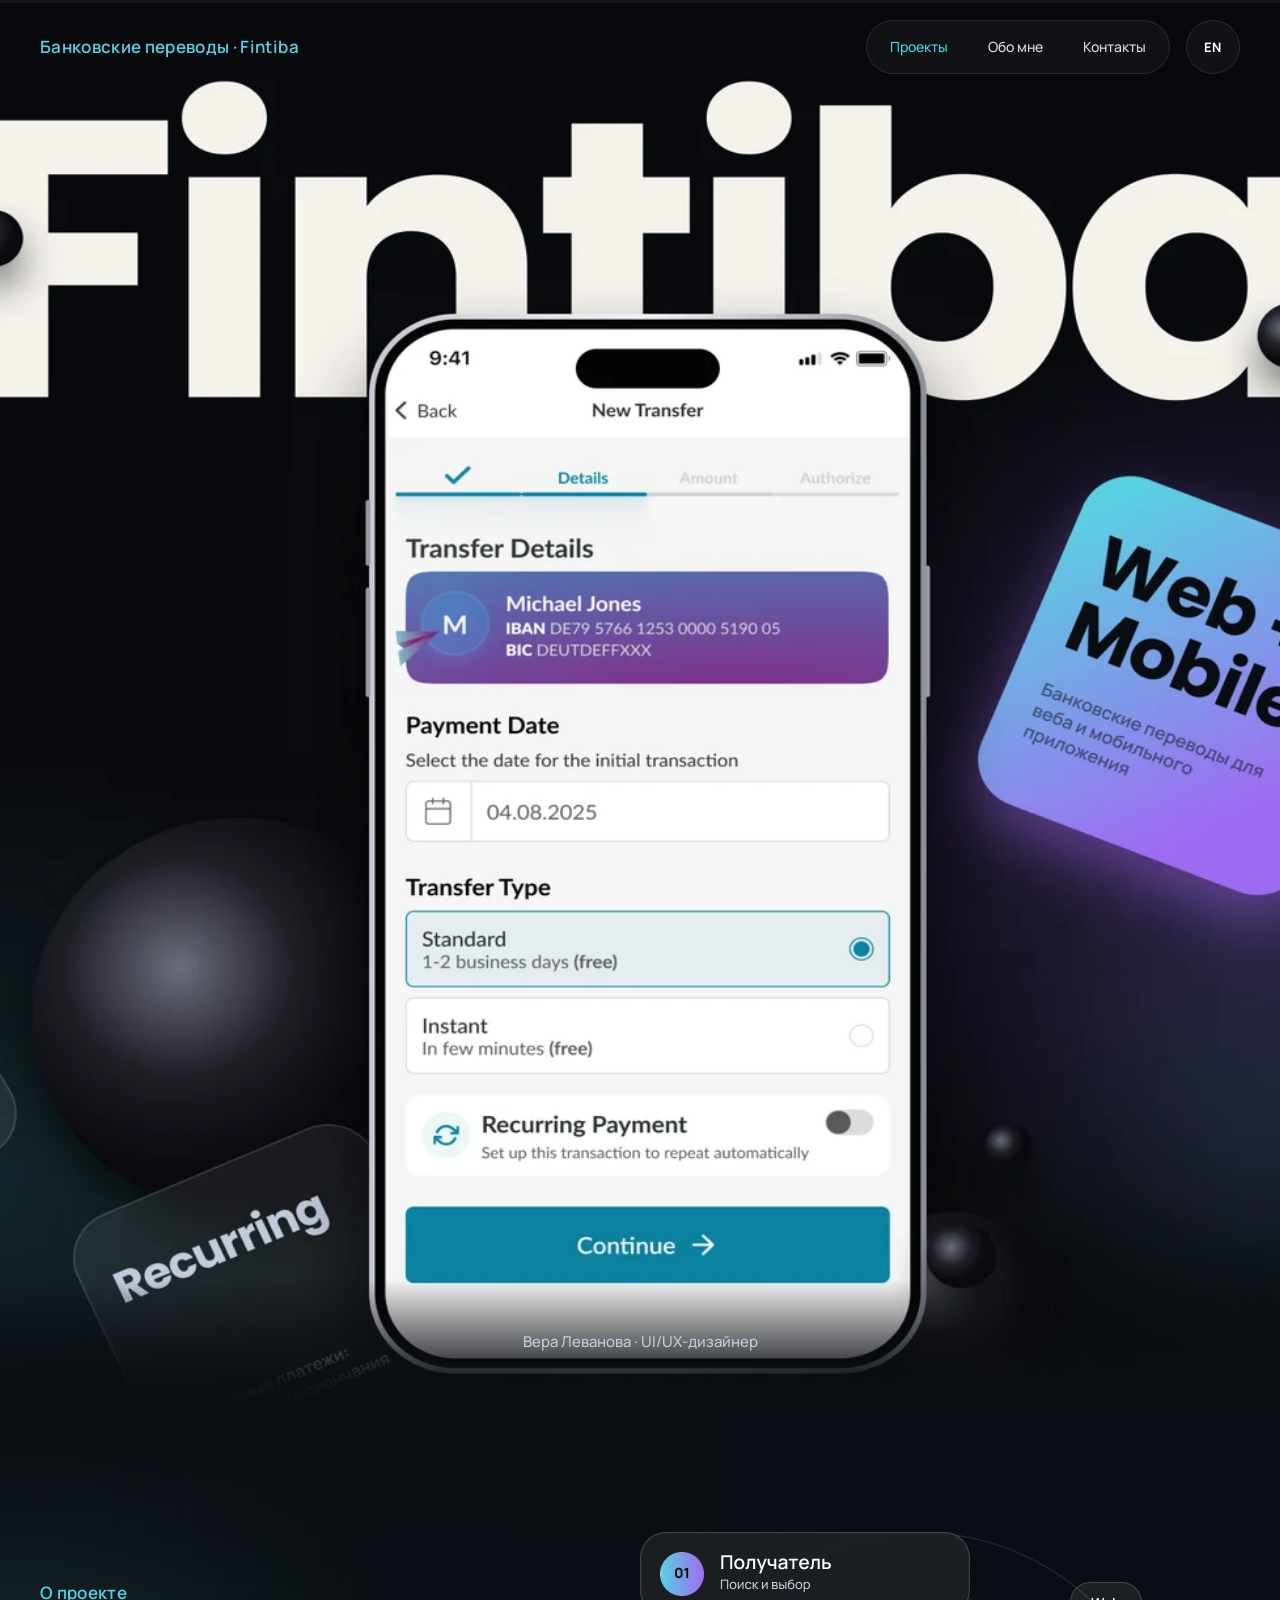
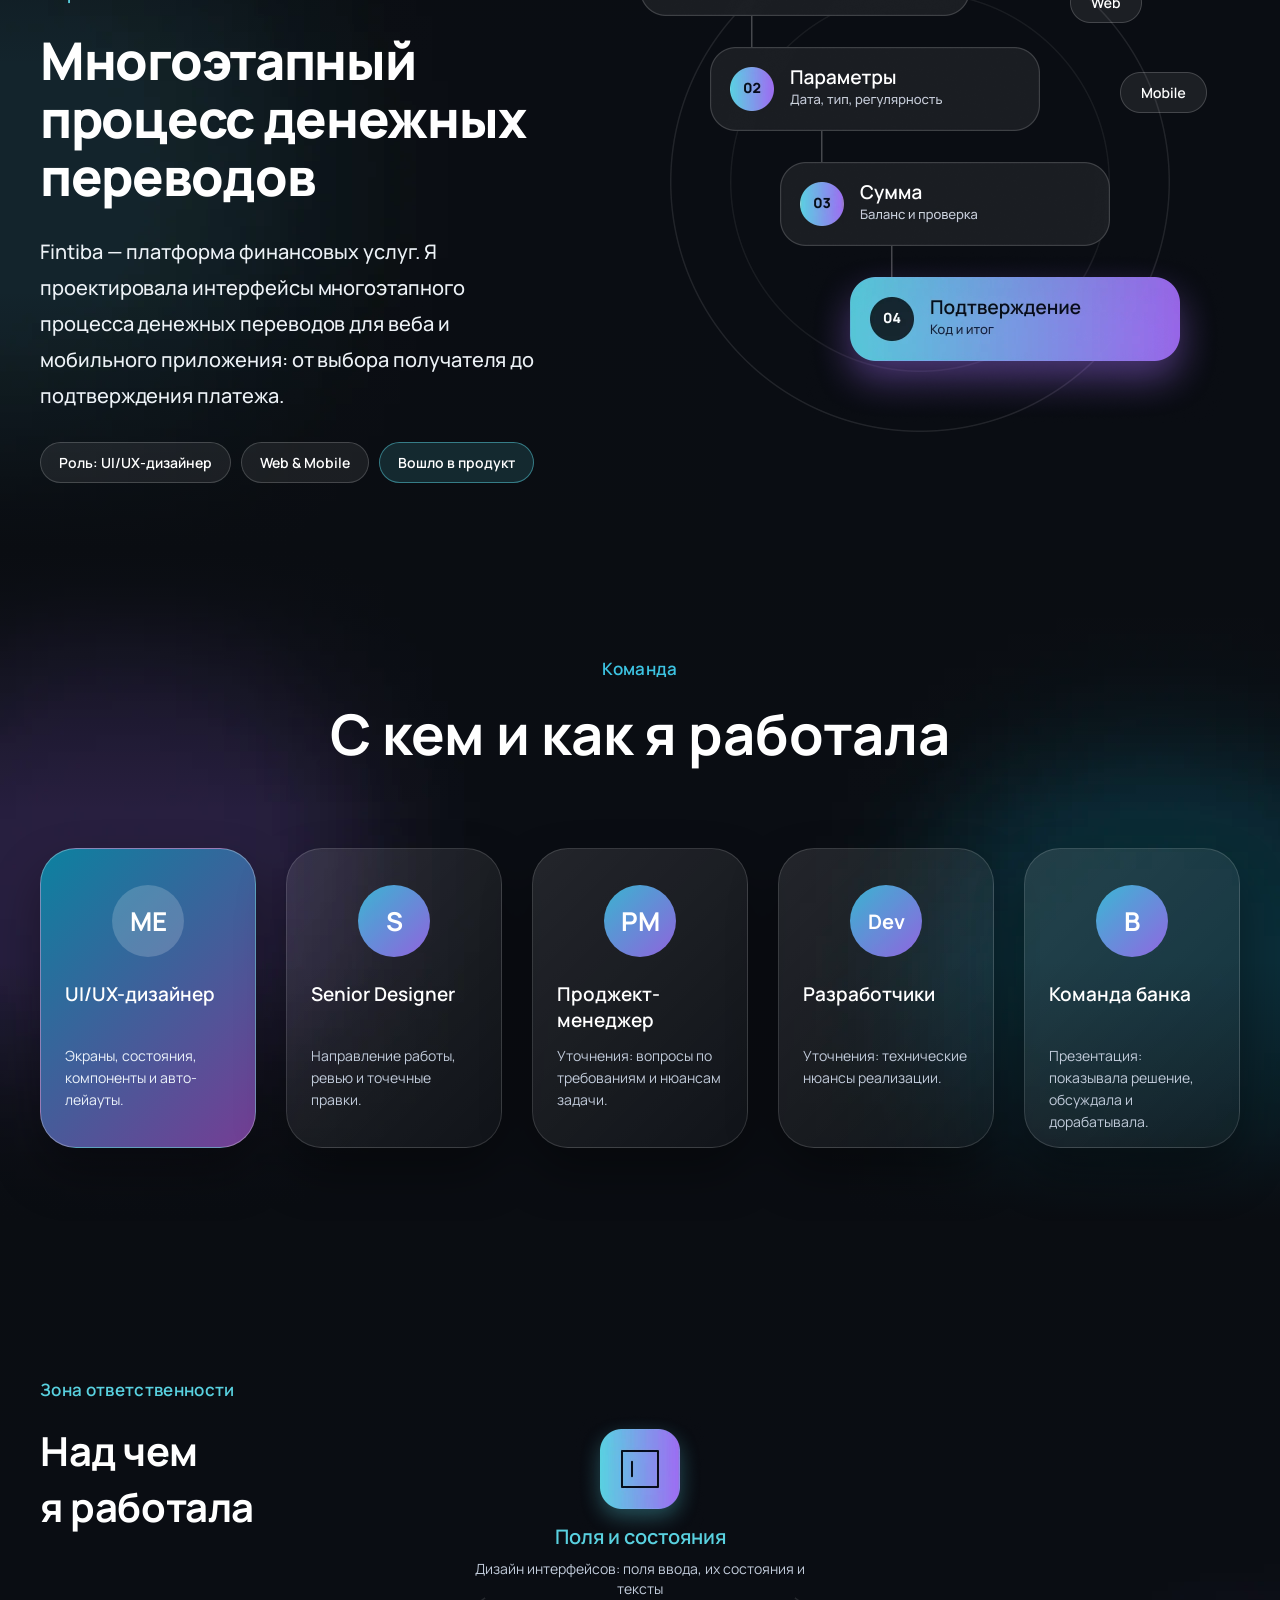
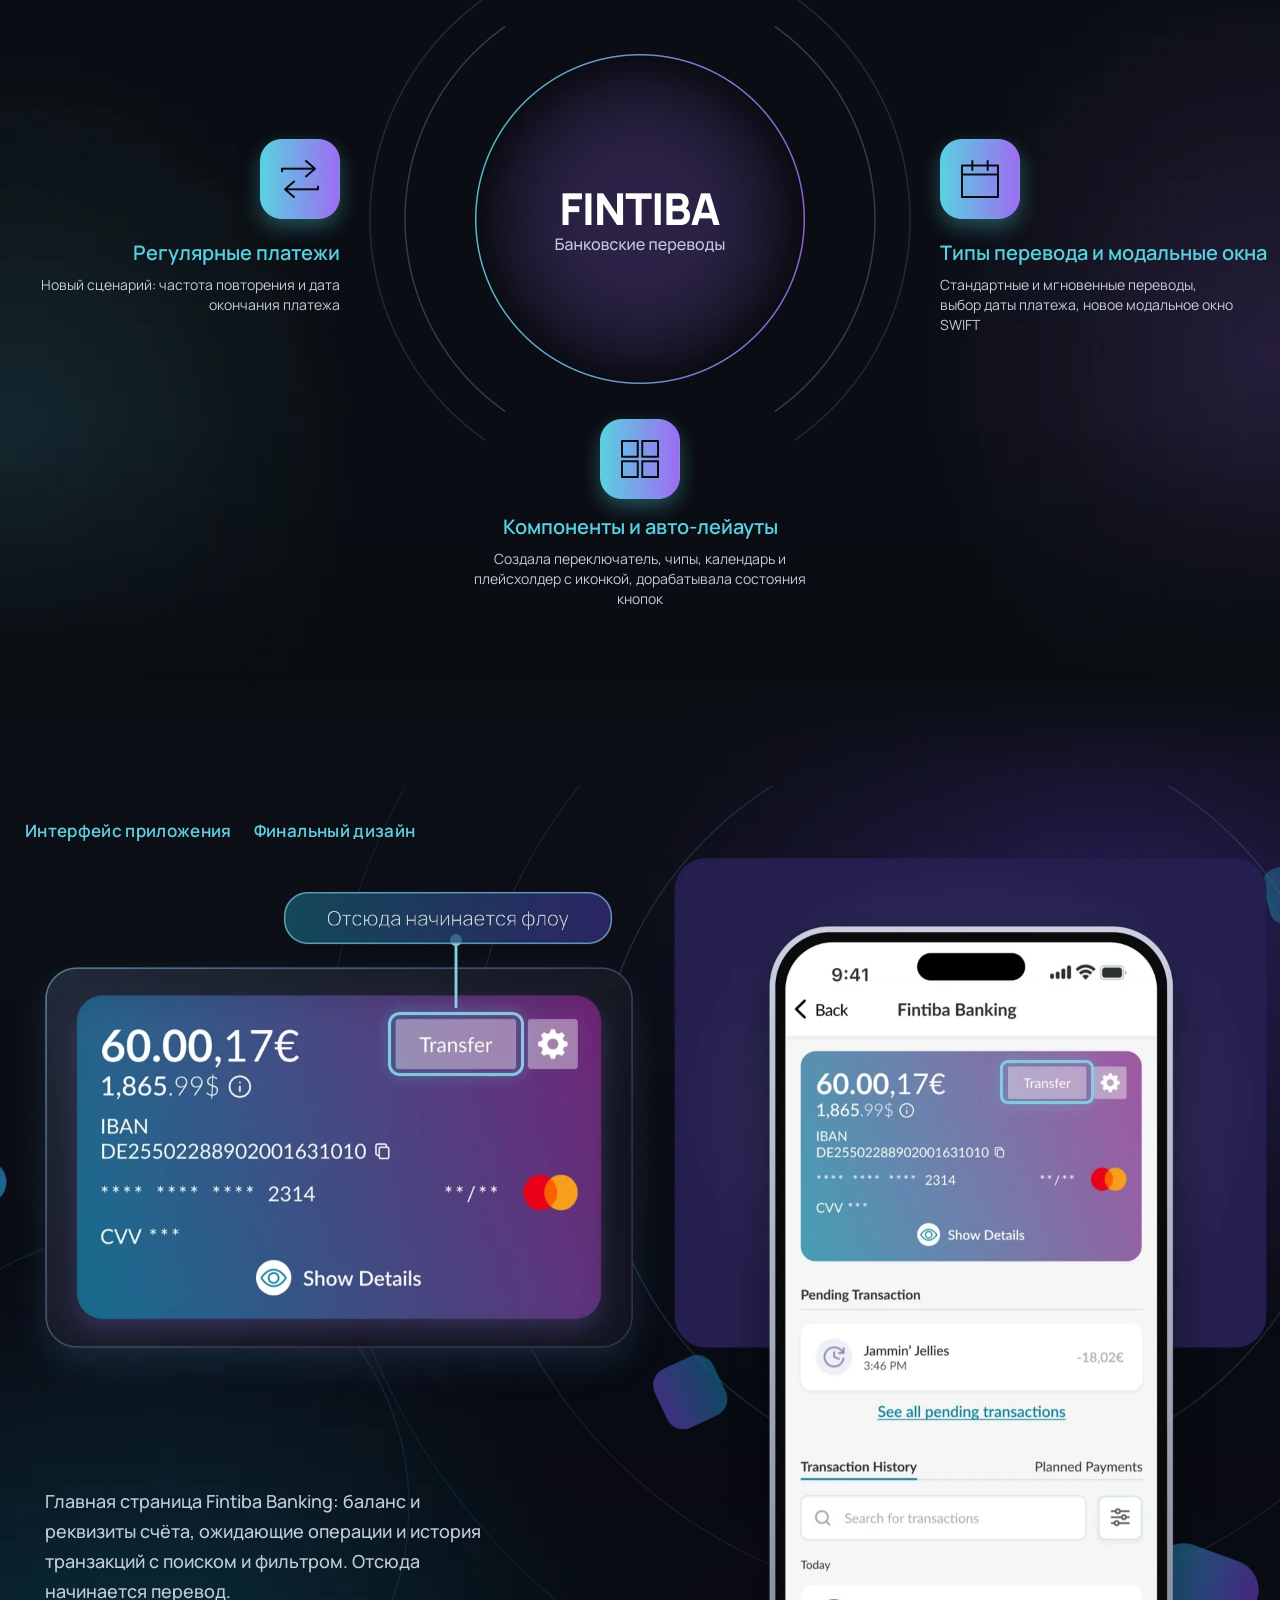
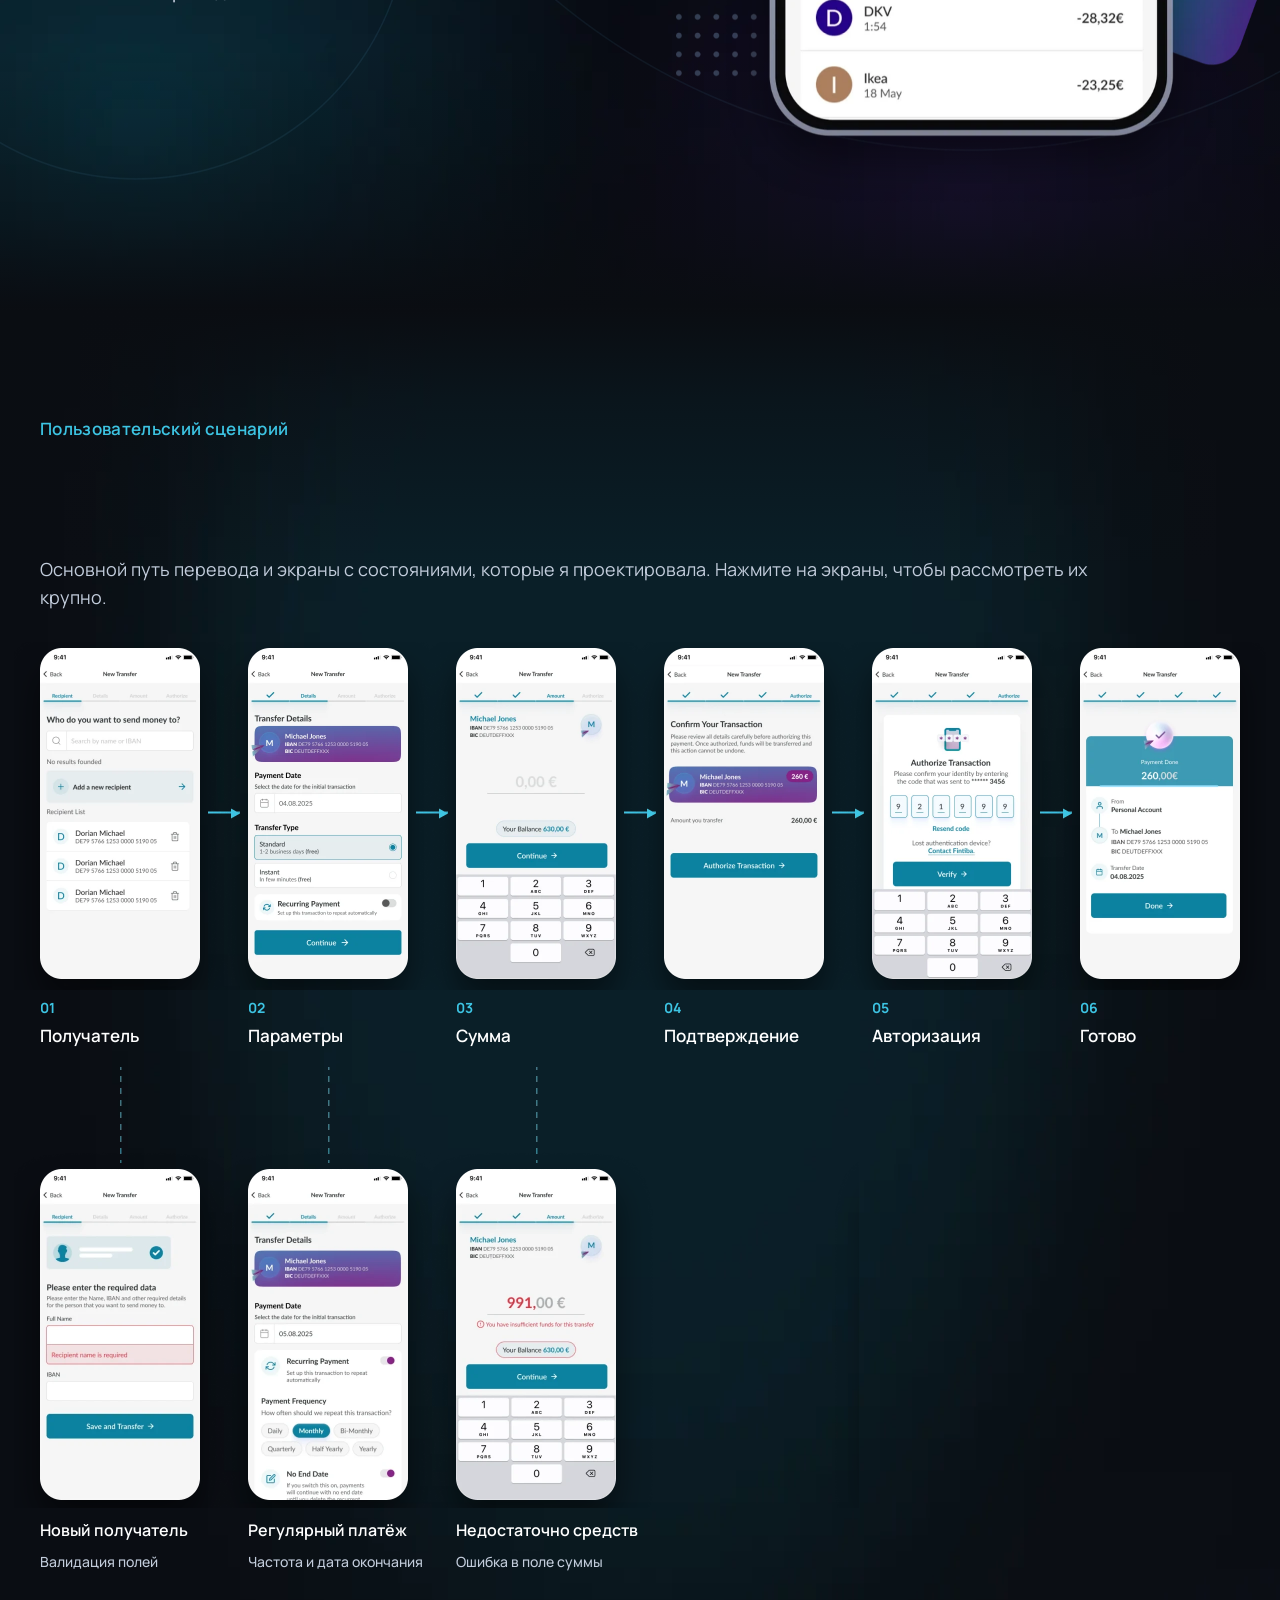
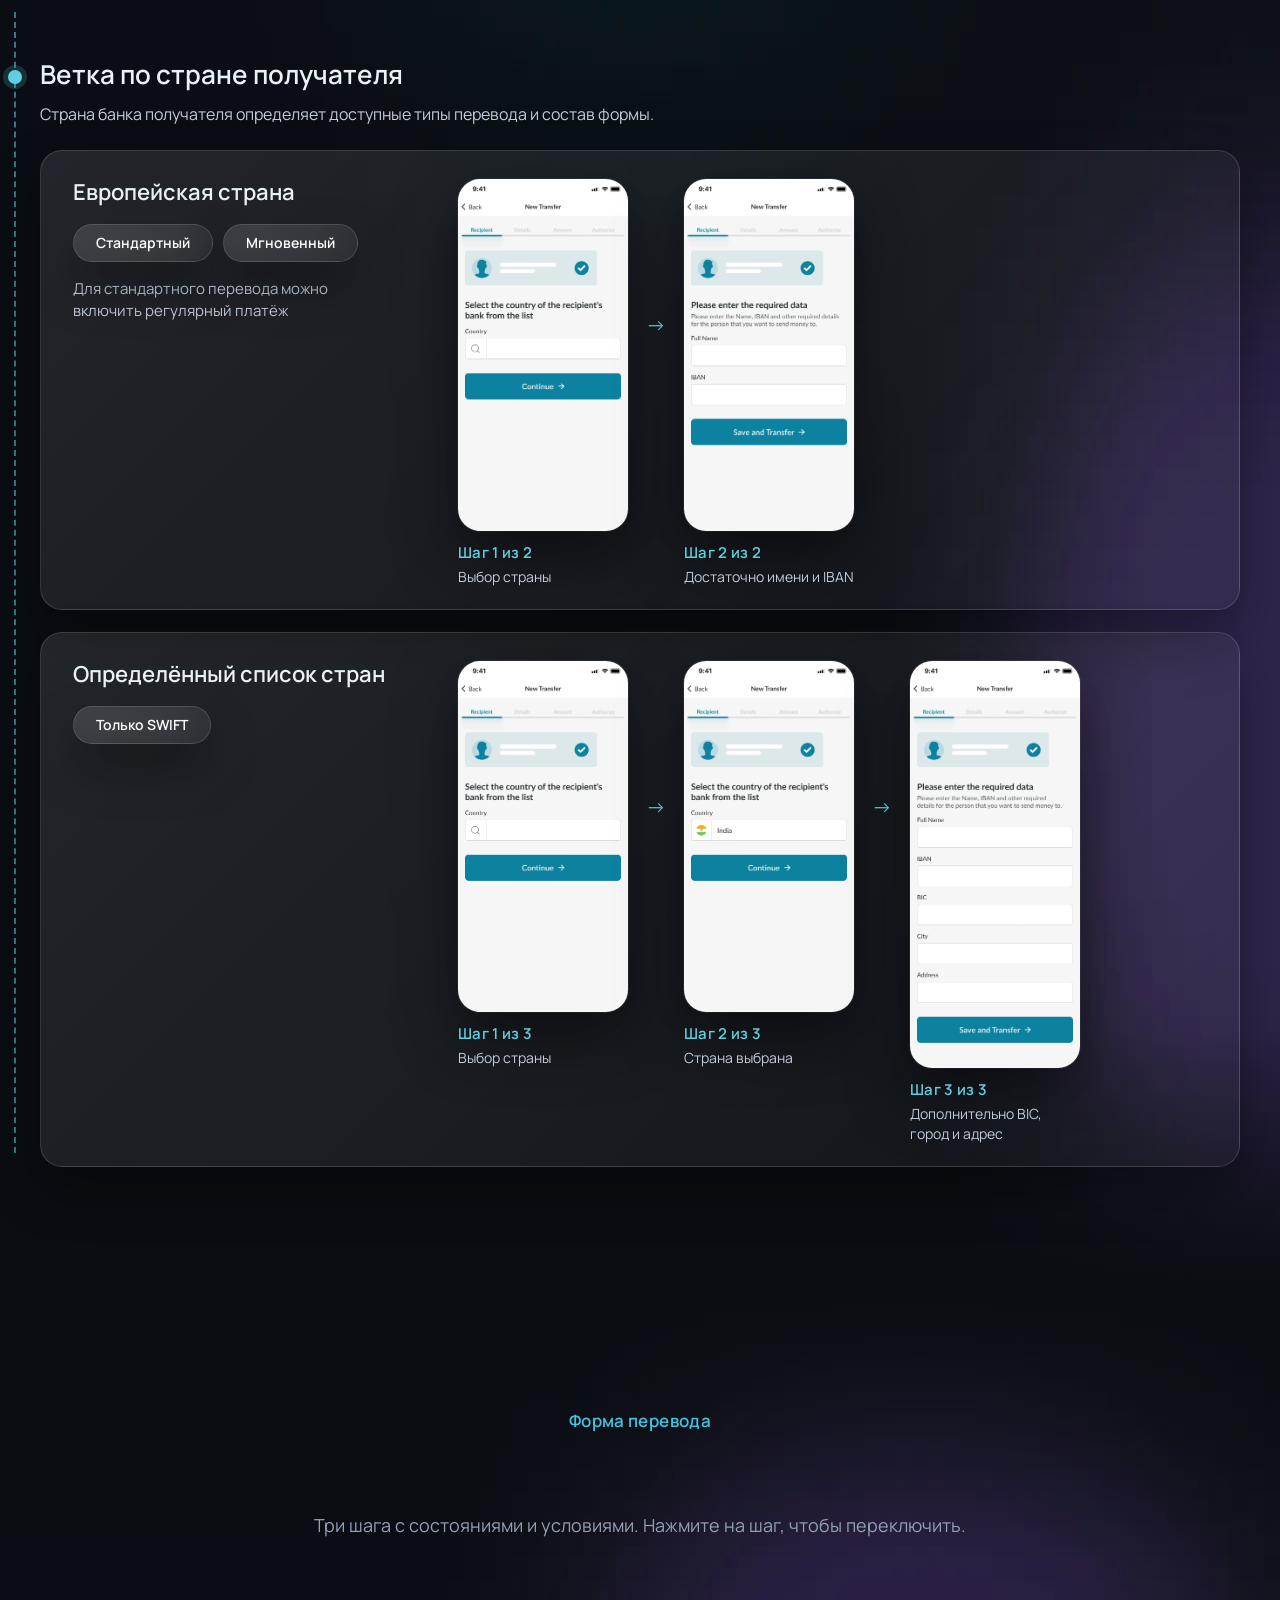
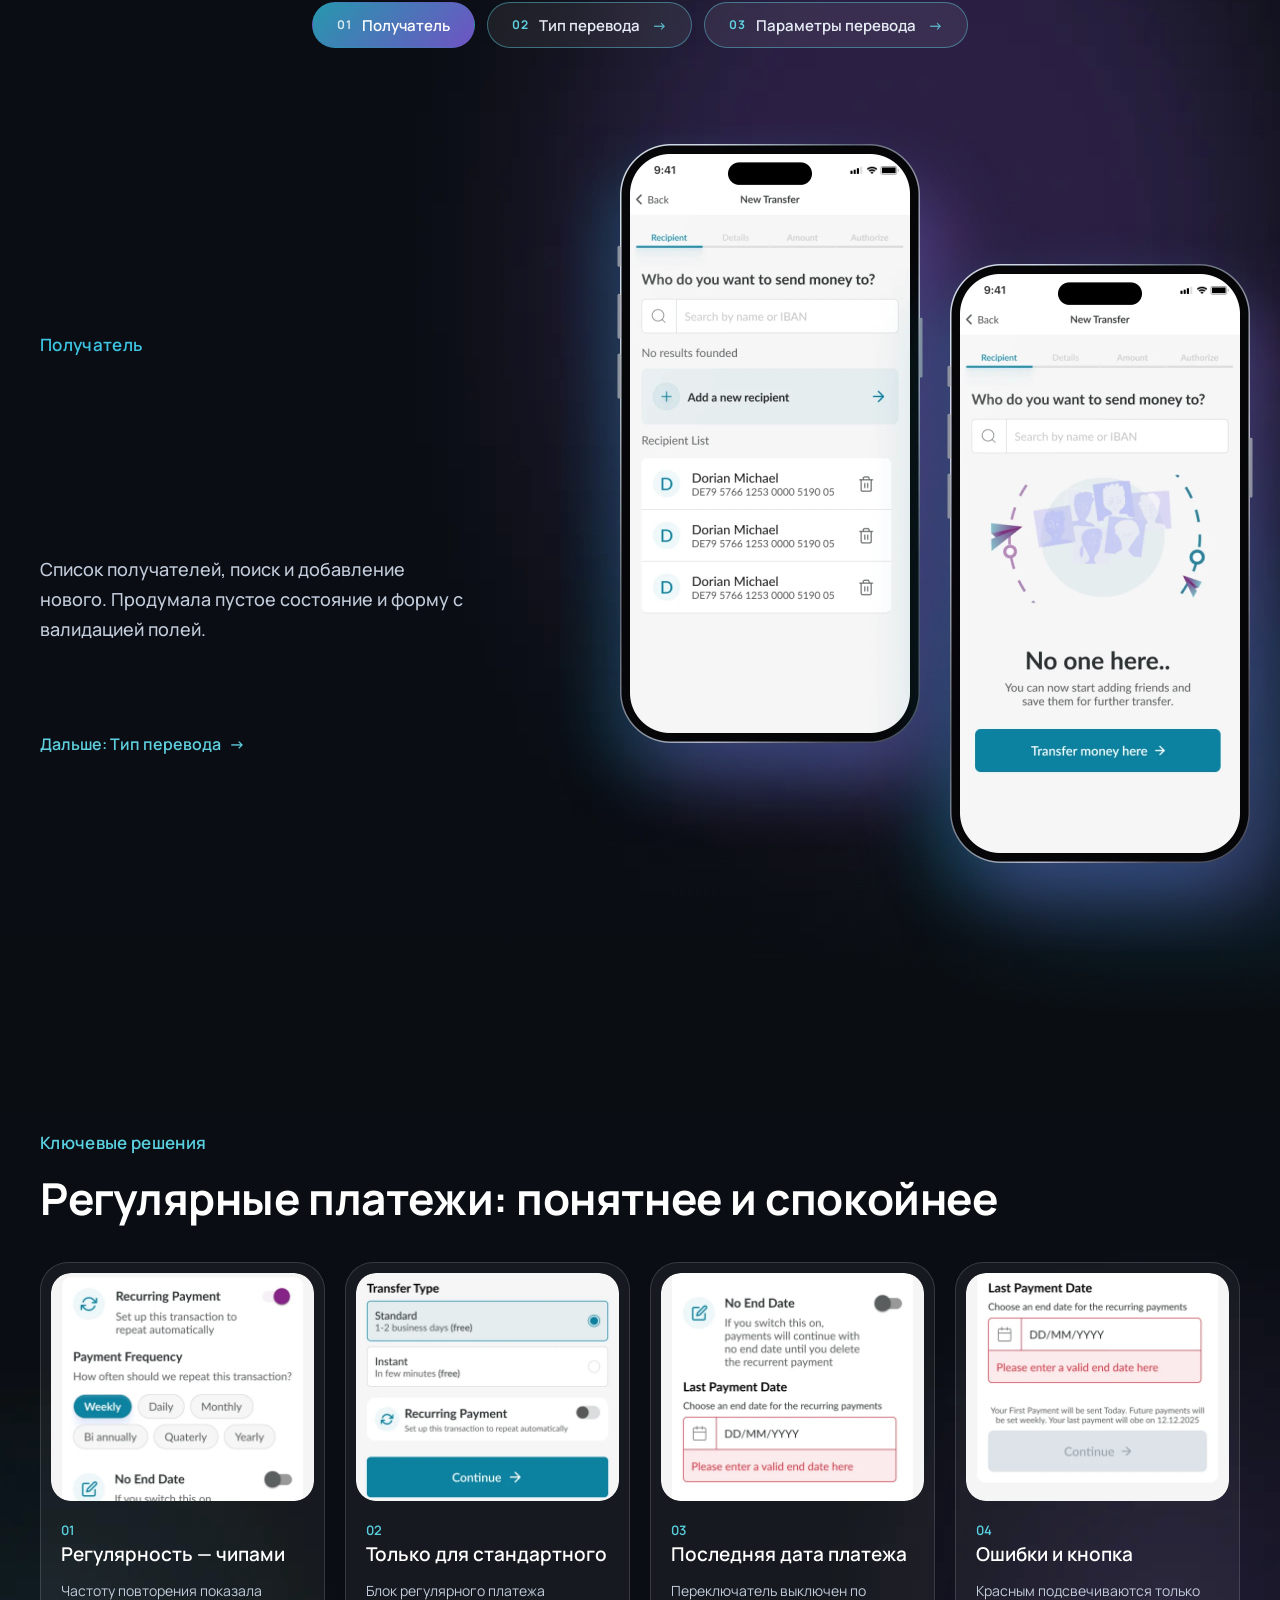
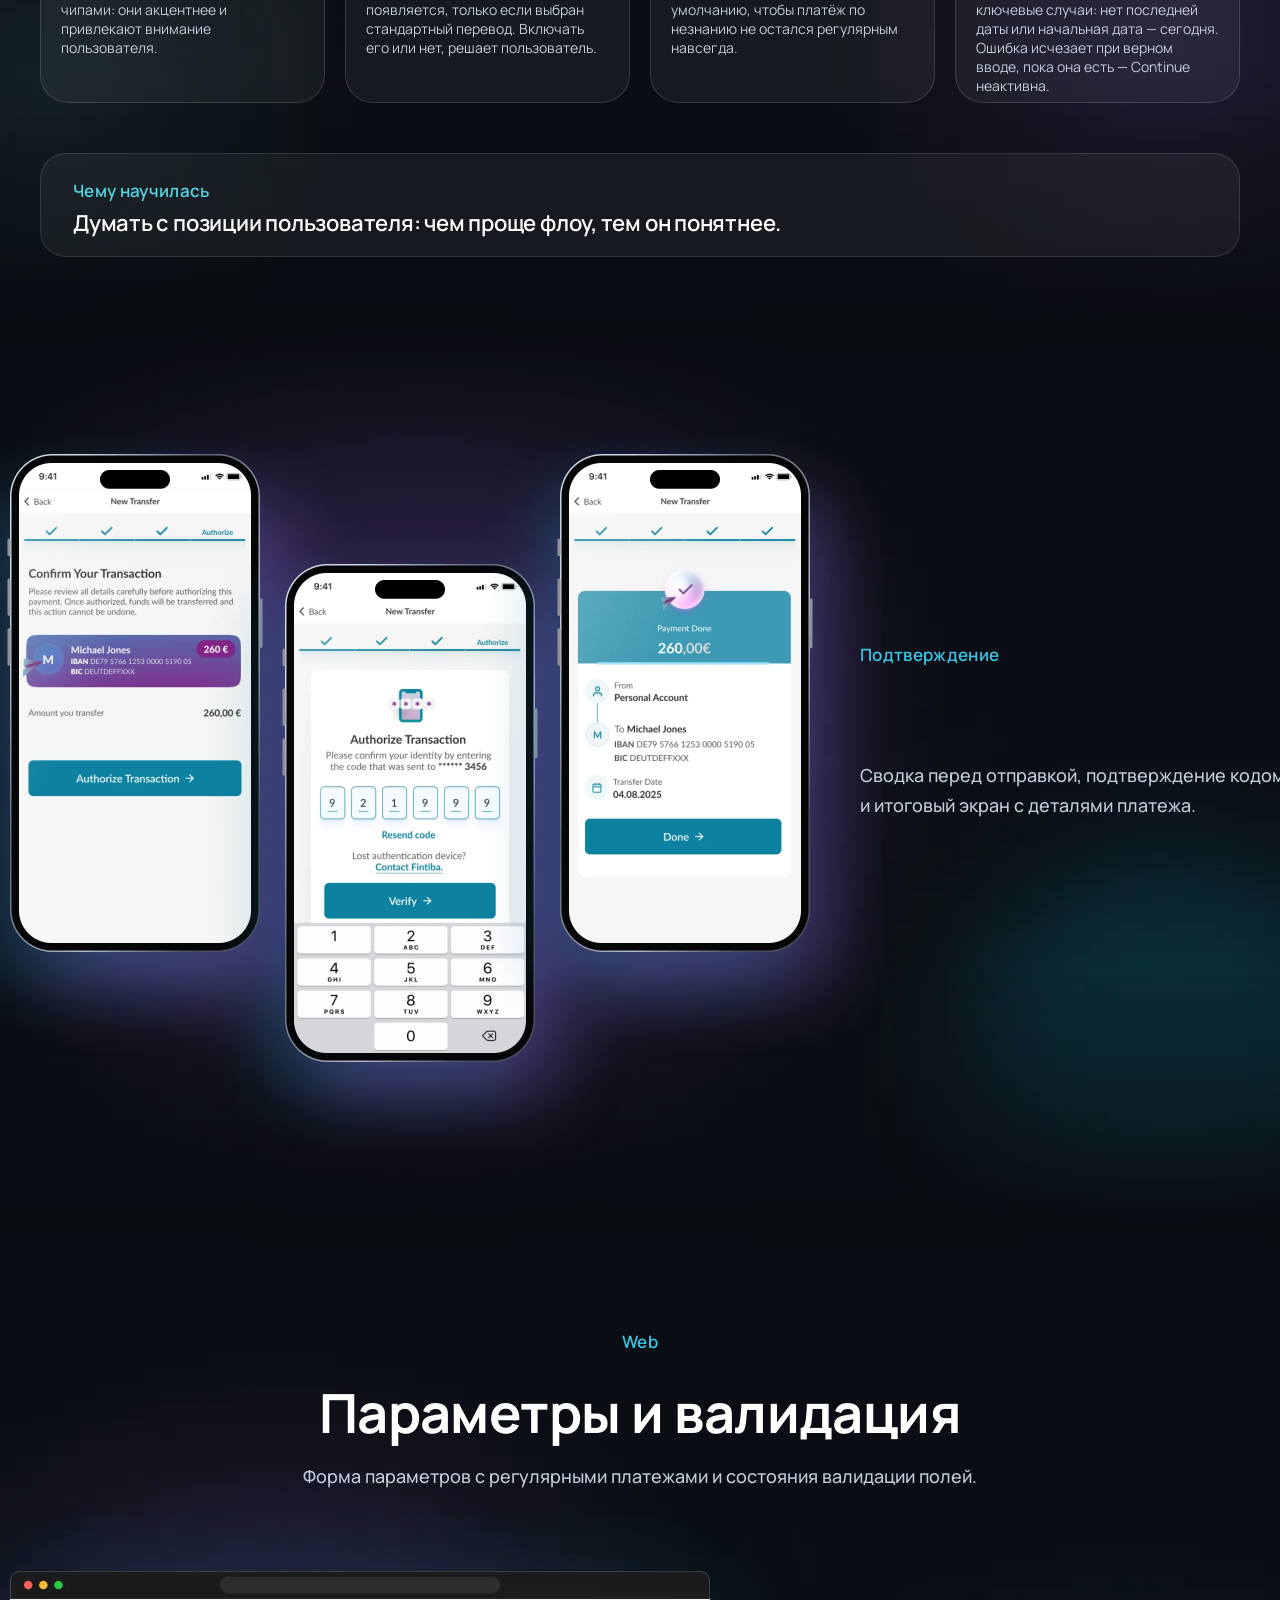
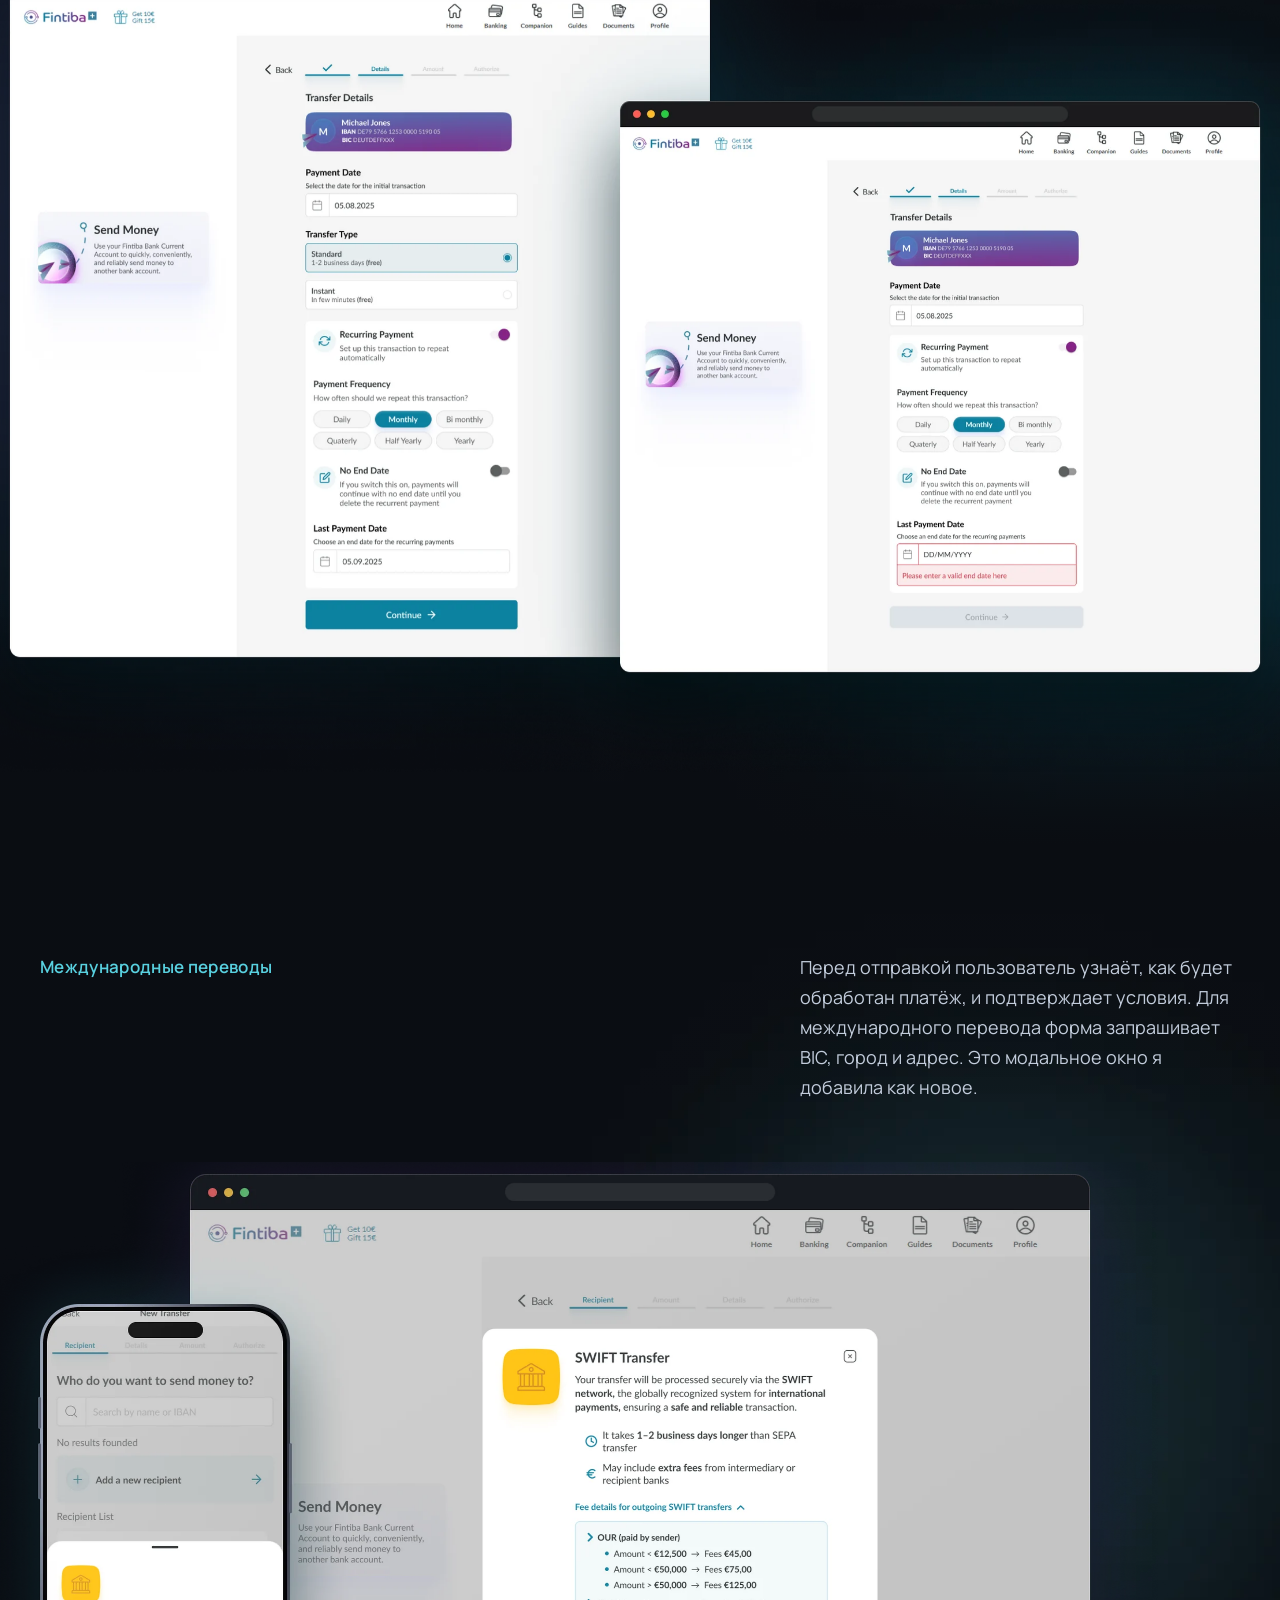
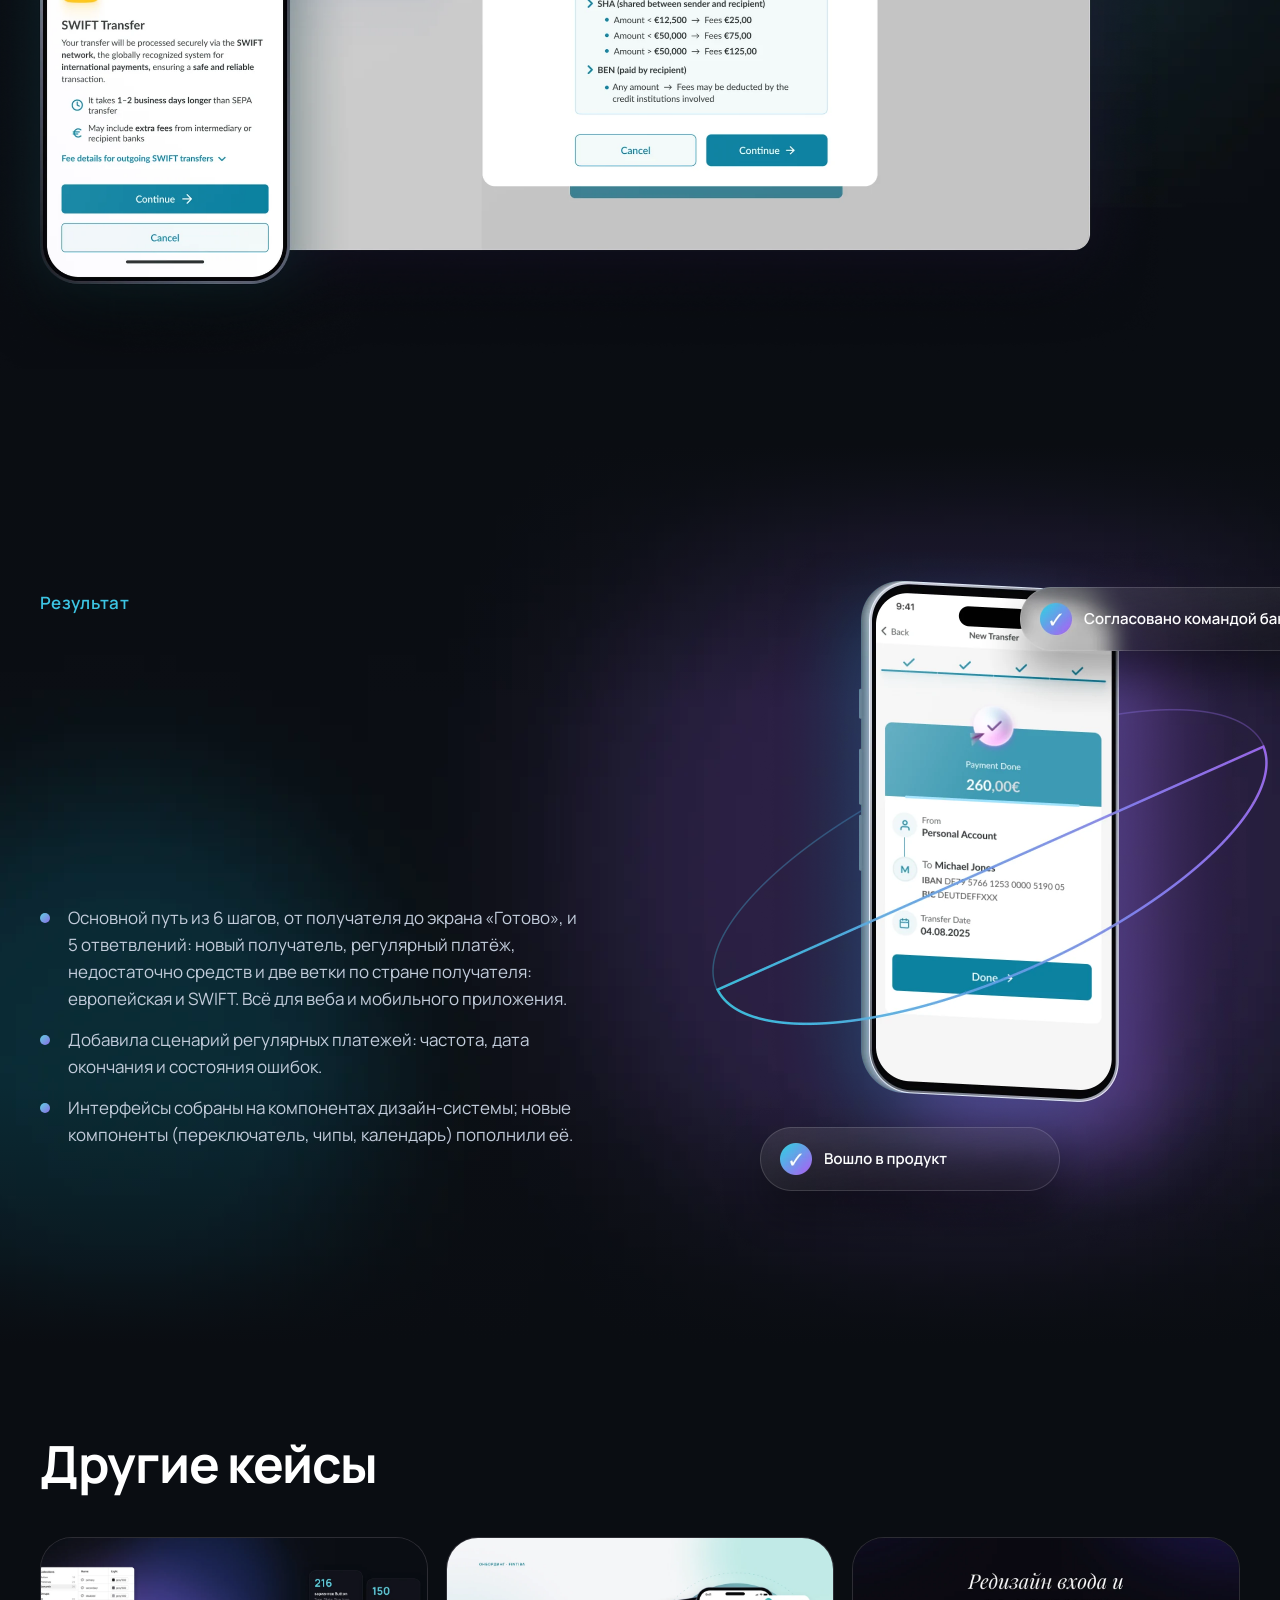
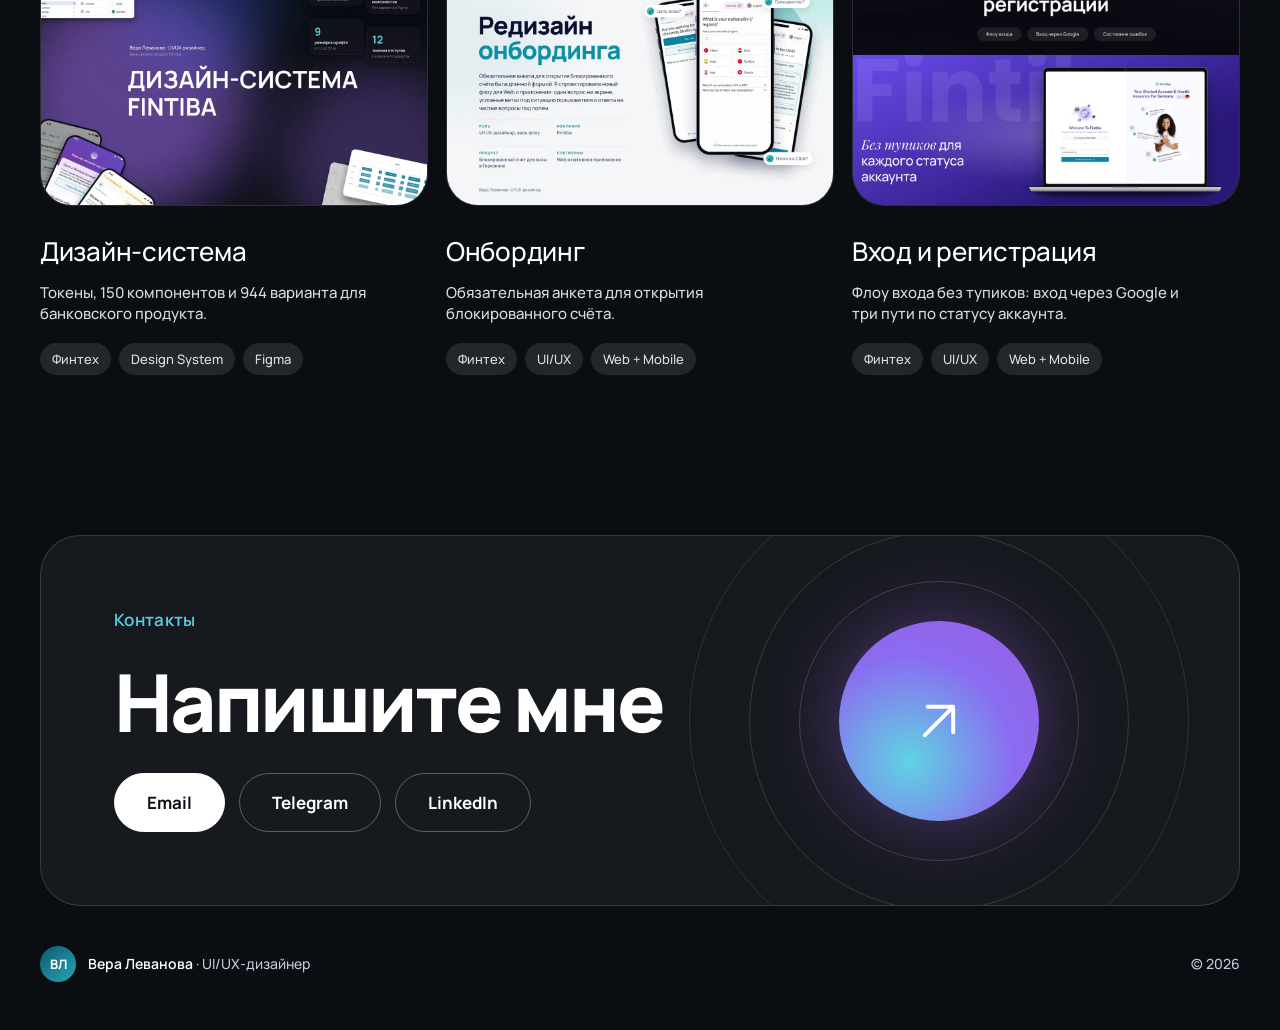
<file: cases/transfers.html>
<!doctype html>
<html lang="ru">
<head>
  <meta charset="utf-8">
  <meta name="viewport" content="width=device-width, initial-scale=1">
  <title>Банковские переводы Fintiba — Вера Леванова</title>
  <meta name="description" content="Кейс: многоэтапный процесс денежных переводов Fintiba для веба и мобильного приложения — получатель, параметры, регулярные платежи, подтверждение и SWIFT.">
  <meta property="og:title" content="Банковские переводы Fintiba — кейс Веры Левановой">
  <meta property="og:description" content="Стандартные и мгновенные переводы, регулярные платежи и подтверждение платежа для веба и приложения.">
  <meta property="og:type" content="article">
  <meta property="og:image" content="https://veralevanova.github.io/assets/img/og-cover.jpg">
  <meta property="og:image:width" content="1200">
  <meta property="og:image:height" content="630">
  <meta property="og:url" content="https://veralevanova.github.io/cases/transfers.html">
  <meta name="twitter:card" content="summary_large_image">
  <link rel="canonical" href="https://veralevanova.github.io/cases/transfers.html">
  <link rel="alternate" hreflang="ru" href="https://veralevanova.github.io/cases/transfers.html">
  <link rel="alternate" hreflang="en" href="https://veralevanova.github.io/en/cases/transfers.html">
  <meta name="theme-color" content="#08090d">
  <link rel="icon" href="../assets/img/favicon.svg" type="image/svg+xml">
  <link rel="preconnect" href="https://fonts.googleapis.com">
  <link rel="preconnect" href="https://fonts.gstatic.com" crossorigin>
  <link href="https://fonts.googleapis.com/css2?family=Manrope:wght@400;500;600;700;800&display=swap" rel="stylesheet">
  <link rel="stylesheet" href="../assets/css/site.css?v=1793600400">
  <link rel="stylesheet" href="../assets/css/case-dark.css?v=1793600400">
  <link rel="stylesheet" href="../assets/css/case-footer.css?v=1793600400">
  <link rel="stylesheet" href="../assets/css/case-head.css?v=1793600400">
</head>
<body class="theme-dark tr-case">
  <a class="skip-link" href="#main">Перейти к содержимому</a>

  <header class="dk-head">
    <div class="container">
      <a class="crumb" href="../index.html#projects">Банковские переводы · Fintiba</a>
      <nav class="nav-pill" aria-label="Основная навигация">
        <a href="../index.html#projects" aria-current="page">Проекты</a>
        <a href="../index.html#about">Обо мне</a>
        <a href="#contacts">Контакты</a>
      </nav>
      <a class="lang-switch" href="../en/cases/transfers.html" hreflang="en" lang="en" aria-label="English version">EN</a>
    </div>
  </header>

  <main id="main" class="dk">

    <!-- Обложка -->
    <section class="dk-hero">
      <h1>Fintiba: банковские переводы для веба и мобильного приложения</h1>
      <div class="hero-wrap">
        <picture>
          <source media="(max-width: 1100px)" srcset="../assets/img/tr/hero-m-v3.webp">
          <img class="hero-img" src="../assets/img/tr/hero-v3.webp" width="1440" height="1405" alt="Надпись Fintiba, телефон с экраном нового перевода и карточки Web + Mobile, Instant, Recurring и Calendar">
        </picture>
        <p class="byline">Вера Леванова · UI/UX-дизайнер</p>
      </div>
    </section>

    <!-- О проекте -->
    <section class="dsec tr-about" style="--h:736; background-image:url(../assets/img/tr/bg-about.webp)">
      <div class="st">
        <div class="a txt" style="--x:0; --y:140; --w:520">
          <p class="lbl lbl--sm lbl--b">О проекте</p>
          <h2>Многоэтапный процесс денежных переводов</h2>
          <p>Fintiba — платформа финансовых услуг. Я проектировала интерфейсы многоэтапного процесса денежных переводов для веба и мобильного приложения: от выбора получателя до подтверждения платежа.</p>
          <div class="pills">
            <span class="chip-d">Роль: UI/UX-дизайнер</span>
            <span class="chip-d">Web &amp; Mobile</span>
            <span class="chip-d chip-d--accent">Вошло в продукт</span>
          </div>
        </div>
        <img class="a" style="--x:580; --y:70; --w:610" src="../assets/img/tr/about-steps.webp" width="1220" height="1060" loading="lazy" alt="Четыре шага перевода: 01 Получатель, 02 Параметры, 03 Сумма, 04 Подтверждение; для Web и Mobile">
      </div>
    </section>

    <!-- Команда -->
    <section class="dsec tr-team" style="--h:640; background-image:url(../assets/img/tr/bg-team.webp)">
      <div class="st">
        <div class="a head" style="--x:0; --y:80; --w:1200">
          <p class="lbl">Команда</p>
          <h2>С кем и как я работала</h2>
        </div>
        <ul class="a team-cards" style="--x:0; --y:270; --w:1200">
          <li class="tcard tcard--me"><span class="av">ME</span><h3>UI/UX-дизайнер</h3><p>Экраны, состояния, компоненты и авто-лейауты.</p></li>
          <li class="tcard glass"><span class="av">S</span><h3>Senior Designer</h3><p>Направление работы, ревью и точечные правки.</p></li>
          <li class="tcard glass"><span class="av">PM</span><h3>Проджект-менеджер</h3><p>Уточнения: вопросы по требованиям и нюансам задачи.</p></li>
          <li class="tcard glass"><span class="av av--sm">Dev</span><h3>Разработчики</h3><p>Уточнения: технические нюансы реализации.</p></li>
          <li class="tcard glass"><span class="av">B</span><h3>Команда банка</h3><p>Презентация: показывала решение, обсуждала и дорабатывала.</p></li>
        </ul>
      </div>
    </section>

    <!-- Зона ответственности -->
    <section class="dsec tr-zone" style="--h:940; background-image:url(../assets/img/tr/bg-zone.webp)">
      <div class="st">
        <div class="a" style="--x:0; --y:60; --w:420">
          <p class="lbl lbl--sm">Зона ответственности</p>
          <h2>Над чем<br>я работала</h2>
        </div>
        <img class="a only-d" style="--x:180; --y:80; --w:840" src="../assets/img/tr/zone.webp" width="1680" height="1500" loading="lazy" alt="Схема: в центре Fintiba, банковские переводы; вокруг четыре зоны работы">
        <div class="a zitem zitem--c" style="--x:430; --y:204; --w:340">
          <img class="ic" src="../assets/img/tr/ic-fields.webp" width="108" height="114" alt="" loading="lazy">
          <h3>Поля и состояния</h3><p>Дизайн интерфейсов: поля ввода, их состояния и тексты</p>
        </div>
        <div class="a zitem zitem--r" style="--x:0; --y:520; --w:300">
          <img class="ic" src="../assets/img/tr/ic-repeat.webp" width="108" height="114" alt="" loading="lazy">
          <h3>Регулярные платежи</h3><p>Новый сценарий: частота повторения и дата окончания платежа</p>
        </div>
        <div class="a zitem" style="--x:900; --y:520; --w:340">
          <img class="ic" src="../assets/img/tr/ic-cal.webp" width="108" height="114" alt="" loading="lazy">
          <h3>Типы перевода и модальные окна</h3><p style="max-width:300px">Стандартные и мгновенные переводы, выбор даты платежа, новое модальное окно SWIFT</p>
        </div>
        <div class="a zitem zitem--c" style="--x:430; --y:794; --w:340">
          <img class="ic" src="../assets/img/tr/ic-comps.webp" width="108" height="114" alt="" loading="lazy">
          <h3>Компоненты и авто-лейауты</h3><p>Создала переключатель, чипы, календарь и плейсхолдер с иконкой, дорабатывала состояния кнопок</p>
        </div>
      </div>
    </section>

    <!-- Главный экран -->
    <section class="dsec tr-main" style="--h:1051; background-image:url(../assets/img/tr/bg-main.webp)">
      <div class="st">
        <div class="a tags" style="--x:-15; --y:32; --w:400"><span class="tagd">Интерфейс приложения</span><span class="tagd">Финальный дизайн</span></div>
        <img class="a only-d" style="--x:-120; --y:0; --w:1440" src="../assets/img/tr/main-f.webp" width="2160" height="1576" loading="lazy" alt="Карточка счёта с кнопкой Transfer — «Отсюда начинается флоу» — и главный экран Fintiba Banking в телефоне">
        <img class="a only-m" src="../assets/img/tr/main-card-f.webp" width="1260" height="980" loading="lazy" alt="Карточка счёта с кнопкой Transfer: отсюда начинается флоу перевода">
        <div class="a txt" style="--x:5; --y:626; --w:620">
          <h2>Главный экран</h2>
          <p>Главная страница Fintiba Banking: баланс и реквизиты счёта, ожидающие операции и история транзакций с поиском и фильтром. Отсюда начинается перевод.</p>
        </div>
        <img class="a only-m" src="../assets/img/tr/main-phone.webp" width="1390" height="1810" loading="lazy" alt="Главный экран Fintiba Banking в телефоне: баланс, ожидающие операции и история транзакций">
      </div>
    </section>

    <!-- Сценарий -->
    <section class="dsec tr-flow" style="--h:1280; background-image:url(../assets/img/tr/bg-flow.webp)">
      <div class="st">
        <div class="a" style="--x:0; --y:90; --w:1100">
          <p class="lbl">Пользовательский сценарий</p>
          <h2 style="margin:20px 0 0 -6px">От получателя до подтверждения</h2>
          <p class="sub" style="margin-top:14px">Основной путь перевода и экраны с состояниями, которые я проектировала. Нажмите на экраны, чтобы рассмотреть их крупно.</p>
        </div>
        <div class="a flow-scroll" style="--x:0; --y:320; --w:1200">
          <div class="flow-row flow-row--1">
            <img data-zoom src="../assets/img/tr/flow-row1.webp" width="2504" height="696" loading="lazy" alt="Шесть экранов основного пути перевода со стрелками между ними">
            <div class="flow-cap" style="left:0;top:349px"><b>01</b><span>Получатель</span></div>
            <div class="flow-cap" style="left:208px;top:349px"><b>02</b><span>Параметры</span></div>
            <div class="flow-cap" style="left:416px;top:349px"><b>03</b><span>Сумма</span></div>
            <div class="flow-cap" style="left:624px;top:349px"><b>04</b><span>Подтверждение</span></div>
            <div class="flow-cap" style="left:832px;top:349px"><b>05</b><span>Авторизация</span></div>
            <div class="flow-cap" style="left:1040px;top:349px"><b>06</b><span>Готово</span></div>
          </div>
          <div class="flow-row flow-row--2">
            <img data-zoom src="../assets/img/tr/flow-row2b.webp" width="2504" height="900" loading="lazy" alt="Состояния и ответвления: новый получатель, регулярный платёж, недостаточно средств, код подтверждения">
            <div class="flow-cap flow-cap--br" style="left:0;top:470px"><span>Новый получатель</span><small>Валидация полей</small></div>
            <div class="flow-cap flow-cap--br" style="left:208px;top:470px"><span>Регулярный платёж</span><small>Частота и дата окончания</small></div>
            <div class="flow-cap flow-cap--br" style="left:416px;top:470px"><span>Недостаточно средств</span><small>Ошибка в поле суммы</small></div>
          </div>
        </div>
        <div class="a country" style="--x:0; --y:1330; --w:1200">
          <div class="cbh"><h3 class="cbh__title">Ветка по стране получателя</h3></div>
          <p class="crow__lead">Страна банка получателя определяет доступные типы перевода и состав формы.</p>
          <div class="crow glass">
            <div class="crow__info"><h4>Европейская страна</h4><div class="crow__pills"><span class="pill glass">Стандартный</span><span class="pill glass">Мгновенный</span></div><p class="crow__note">Для стандартного перевода можно включить регулярный платёж</p></div>
            <div class="crow__figs country__shots"><figure><img data-zoom src="../assets/img/tr/country-f1.webp" width="780" height="1614" loading="lazy" alt="Экран выбора страны банка получателя"><figcaption><b>Шаг 1 из 2</b>Выбор страны</figcaption></figure><span class="crow__arr" aria-hidden="true">→</span><figure><img data-zoom src="../assets/img/tr/country-f4.webp" width="780" height="1614" loading="lazy" alt="Форма получателя для европейской страны: имя и IBAN"><figcaption><b>Шаг 2 из 2</b>Достаточно имени и IBAN</figcaption></figure></div>
          </div>
          <div class="crow glass">
            <div class="crow__info"><h4>Определённый список стран</h4><div class="crow__pills"><span class="pill glass">Только SWIFT</span></div></div>
            <div class="crow__figs country__shots"><figure><img data-zoom src="../assets/img/tr/country-f1.webp" width="780" height="1614" loading="lazy" alt="Экран выбора страны банка получателя"><figcaption><b>Шаг 1 из 3</b>Выбор страны</figcaption></figure><span class="crow__arr" aria-hidden="true">→</span><figure><img data-zoom src="../assets/img/tr/country-f2.webp" width="780" height="1614" loading="lazy" alt="Выбрана Индия"><figcaption><b>Шаг 2 из 3</b>Страна выбрана</figcaption></figure><span class="crow__arr" aria-hidden="true">→</span><figure><img data-zoom src="../assets/img/tr/country-f3.webp" width="780" height="1870" loading="lazy" alt="Форма получателя для Индии: имя, IBAN, BIC, город и адрес"><figcaption><b>Шаг 3 из 3</b>Дополнительно BIC, город и адрес</figcaption></figure></div>
          </div>
        </div>
      </div>
    </section>

    <!-- Получатель · Тип перевода · Параметры (вкладки) -->
    <section class="dsec tr-steps" style="--h:1334; background-image:url(../assets/img/tr/bg-type.webp)">
      <div class="st">
        <div class="steps-head">
          <p class="lbl">Форма перевода</p>
          <h2>Как устроена форма перевода</h2>
          <p class="sub">Три шага с состояниями и условиями.<span class="steps-tip"> Нажмите на шаг, чтобы переключить.</span></p>
        </div>
        <div class="steps-tabs" role="tablist" aria-label="Шаги формы перевода">
          <button type="button" role="tab" class="steps-tab is-active" id="st-tab-0" aria-controls="st-panel-0" aria-selected="true"><b>01</b>Получатель</button>
          <button type="button" role="tab" class="steps-tab" id="st-tab-1" aria-controls="st-panel-1" aria-selected="false"><b>02</b>Тип перевода</button>
          <button type="button" role="tab" class="steps-tab" id="st-tab-2" aria-controls="st-panel-2" aria-selected="false"><b>03</b>Параметры перевода</button>
        </div>
        <div class="tr-split steps-panel is-active" id="st-panel-0" role="tabpanel" aria-labelledby="st-tab-0">
        <div class="a txt" style="--x:0; --y:644; --w:440">
          <p class="lbl">Получатель</p>
          <h2>Выбор или добавление получателя</h2>
          <p>Список получателей, поиск и добавление нового. Продумала пустое состояние и форму с валидацией полей.</p>
          <div class="pills"><span class="pill glass">Пустое состояние</span><span class="pill glass">Поиск</span><span class="pill glass">Валидация</span></div>
        </div>
        <img class="a" style="--x:521; --y:436; --w:762" src="../assets/img/tr/recip.webp" width="1524" height="1650" loading="lazy" alt="Экран выбора получателя со списком и экран пустого состояния «No one here..»">
        </div>
        <div class="tr-split steps-panel" id="st-panel-1" role="tabpanel" aria-labelledby="st-tab-1">
        <div class="a txt" style="--x:0; --y:644; --w:440">
          <p class="lbl">Тип перевода</p>
          <h2>Стандартный или мгновенный</h2>
          <p>Выбор типа перевода: стандартный (1–2 рабочих дня, бесплатно) или мгновенный (за несколько минут, бесплатно). Рядом — дата платежа. Для стандартного перевода можно включить регулярный платёж: решает пользователь. Оба типа я добавила в логику платежей. Доступные варианты зависят от страны получателя: для европейской страны открыты оба типа, а для определённого списка стран только SWIFT-перевод.</p>
          <div class="pills"><span class="pill glass">Стандартный</span><span class="pill glass">Мгновенный</span><span class="pill glass">Дата платежа</span></div>
        </div>
        <img class="a" style="--x:521; --y:436; --w:762" src="../assets/img/tr/type.webp" width="1524" height="1650" loading="lazy" alt="Два экрана деталей перевода: выбран стандартный и выбран мгновенный перевод">
        </div>
        <div class="tr-split steps-panel" id="st-panel-2" role="tabpanel" aria-labelledby="st-tab-2">
        <img class="a" style="--x:521; --y:436; --w:762" src="../assets/img/tr/recur.webp" width="1524" height="1650" loading="lazy" alt="Экраны регулярного платежа: переключатель регулярного платежа, частота повторения и «Без даты окончания»">
        <div class="a txt" style="--x:0; --y:644; --w:440">
          <p class="lbl">Параметры перевода</p>
          <h2>Регулярные платежи</h2>
          <p>Дата платежа и настройка повторяющихся переводов: частота, дата окончания и переключатель «Без даты окончания». Этот сценарий я добавила в процесс.</p>
          <div class="pills"><span class="pill glass">Календарь</span><span class="pill glass">Частота</span><span class="pill glass">Переключатели</span></div>
        </div>
        </div>
      </div>
    </section>

    <!-- Ключевые решения -->
    <section class="dsec tr-key" style="--h:835; background-image:url(../assets/img/tr/bg-key.webp)">
      <div class="st">
        <div class="a" style="--x:0; --y:60; --w:1100">
          <p class="lbl lbl--sm">Ключевые решения</p>
          <h2>Регулярные платежи: понятнее и спокойнее</h2>
        </div>
        <ul class="a kcards" style="--x:0; --y:190; --w:1200">
          <li class="kcard"><img src="../assets/img/tr/key-1.webp" width="530" height="460" loading="lazy" alt="Чипы частоты повторения: Weekly, Daily, Monthly и другие"><span class="n">01</span><h3>Регулярность — чипами</h3><p>Частоту повторения показала чипами: они акцентнее и привлекают внимание пользователя.</p></li>
          <li class="kcard"><img src="../assets/img/tr/key-2.webp" width="530" height="460" loading="lazy" alt="Блок регулярного платежа под выбранным стандартным переводом"><span class="n">02</span><h3>Только для стандартного</h3><p>Блок регулярного платежа появляется, только если выбран стандартный перевод. Включать его или нет, решает пользователь.</p></li>
          <li class="kcard"><img src="../assets/img/tr/key-3.webp" width="530" height="460" loading="lazy" alt="Переключатель No End Date и поле Last Payment Date с ошибкой"><span class="n">03</span><h3>Последняя дата платежа</h3><p>Переключатель выключен по умолчанию, чтобы платёж по незнанию не остался регулярным навсегда.</p></li>
          <li class="kcard"><img src="../assets/img/tr/key-4.webp" width="530" height="460" loading="lazy" alt="Поле даты с ошибкой и неактивная кнопка Continue"><span class="n">04</span><h3>Ошибки и кнопка</h3><p>Красным подсвечиваются только ключевые случаи: нет последней даты или начальная дата — сегодня. Ошибка исчезает при верном вводе, пока она есть — Continue неактивна.</p></li>
        </ul>
        <div class="a learned" style="--x:0; --y:681; --w:1200">
          <p class="lbl">Чему научилась</p>
          <p>Думать с позиции пользователя: чем проще флоу, тем он понятнее.</p>
        </div>
      </div>
    </section>

    <!-- Подтверждение -->
    <section class="dsec tr-split" style="--h:940; background-image:url(../assets/img/tr/bg-confirm.webp)">
      <div class="st">
        <img class="a" style="--x:-89; --y:92; --w:932" src="../assets/img/tr/confirm.webp" width="1864" height="1430" loading="lazy" alt="Три экрана: сводка перед отправкой, ввод кода подтверждения и итог Payment Done">
        <div class="a txt" style="--x:820; --y:300; --w:440">
          <p class="lbl">Подтверждение</p>
          <h2>Проверка, код и итог</h2>
          <p>Сводка перед отправкой, подтверждение кодом и итоговый экран с деталями платежа.</p>
          <div class="pills"><span class="pill glass">Сводка</span><span class="pill glass">Код</span><span class="pill glass">Готово</span></div>
        </div>
      </div>
    </section>

    <!-- Веб -->
    <section class="dsec tr-web" style="--h:1180; background-image:url(../assets/img/tr/bg-web.webp)">
      <div class="st">
        <div class="a head" style="--x:0; --y:100; --w:1200">
          <p class="lbl">Web</p>
          <h2>Параметры и валидация</h2>
          <p class="sub">Форма параметров с регулярными платежами и состояния валидации полей.</p>
        </div>
        <img class="a" style="--x:-98; --y:285; --w:1386" src="../assets/img/tr/web.webp" width="2400" height="1482" loading="lazy" alt="Веб-форма перевода: регулярный платёж с частотой и датой, и состояние ошибки в поле последней даты">
      </div>
    </section>

    <!-- SWIFT -->
    <section class="dsec tr-swift" style="--h:1122; background-image:url(../assets/img/tr/bg-swift.webp)">
      <div class="st">
        <div class="a" style="--x:0; --y:64; --w:680">
          <p class="lbl lbl--sm lbl--b">Международные переводы</p>
          <h2>Условия SWIFT<br>в модальном окне</h2>
        </div>
        <p class="a aside" style="--x:760; --y:60; --w:440">Перед отправкой пользователь узнаёт, как будет обработан платёж, и подтверждает условия. Для международного перевода форма запрашивает BIC, город и адрес. Это модальное окно я добавила как новое.</p>
        <img class="a" style="--x:-50; --y:270; --w:1248" src="../assets/img/tr/swift.webp" width="2400" height="1552" loading="lazy" alt="Модальное окно SWIFT Transfer на вебе и в мобильном приложении: сроки, комиссии OUR, SHA и BEN">
      </div>
    </section>

    <!-- Результат -->
    <section class="dsec tr-result" style="--h:825; background-image:url(../assets/img/tr/bg-result.webp)">
      <div class="st">
        <div class="a" style="--x:0; --y:120; --w:640">
          <p class="lbl">Результат</p>
          <h2 style="margin-top:26px">Банковская команда согласовала решение.</h2>
          <h2 class="grad-text">Разработанные интерфейсы вошли в продукт.</h2>
          <ul class="res-list">
            <li>Основной путь из 6 шагов, от получателя до экрана «Готово», и 5 ответвлений: новый получатель, регулярный платёж, недостаточно средств и две ветки по стране получателя: европейская и SWIFT. Всё для веба и мобильного приложения.</li>
            <li>Добавила сценарий регулярных платежей: частота, дата окончания и состояния ошибок.</li>
            <li>Интерфейсы собраны на компонентах дизайн-системы; новые компоненты (переключатель, чипы, календарь) пополнили её.</li>
          </ul>
        </div>
        <img class="a" style="--x:660; --y:80; --w:650" src="../assets/img/tr/result.webp" width="1300" height="1400" loading="lazy" alt="Телефон с экраном Payment Done и отметки «Согласовано командой банка» и «Вошло в продукт»">
      </div>
    </section>
  </main>

  <!-- Другие кейсы -->
  <section class="lg-more" aria-labelledby="more-title">
    <div class="container">
      <h2 id="more-title" class="lg-more__h"><em>Другие</em> кейсы</h2>
      <ul class="lg-more__grid">
        <li><a class="lg-more__card" href="design-system.html">
          <span class="lg-more__img"><img src="../assets/img/cover-ds.webp?v=1793110050" width="1156" height="800" alt="" loading="lazy"></span>
          <h3>Дизайн-система</h3>
          <p>Токены, 150 компонентов и 944 варианта для банковского продукта.</p>
          <span class="lg-more__tags"><span>Финтех</span><span>Design System</span><span>Figma</span></span>
        </a></li>
        <li><a class="lg-more__card" href="onboarding.html">
          <span class="lg-more__img"><img src="../assets/img/cover-onb.webp?v=1793200008" width="1156" height="800" alt="" loading="lazy"></span>
          <h3>Онбординг</h3>
          <p>Обязательная анкета для открытия блокированного счёта.</p>
          <span class="lg-more__tags"><span>Финтех</span><span>UI/UX</span><span>Web + Mobile</span></span>
        </a></li>
        <li><a class="lg-more__card" href="login.html">
          <span class="lg-more__img"><img src="../assets/img/cover-login.webp?v=1793471242" width="1156" height="800" alt="" loading="lazy"></span>
          <h3>Вход и регистрация</h3>
          <p>Флоу входа без тупиков: вход через Google и три пути по статусу аккаунта.</p>
          <span class="lg-more__tags"><span>Финтех</span><span>UI/UX</span><span>Web + Mobile</span></span>
        </a></li>
      </ul>
    </div>
  </section>

  <footer class="contacts" id="contacts">
    <div class="container">
      <div class="contact-card">
        <p class="eyebrow">Контакты</p>
        <h2>Напишите мне</h2>
        <div class="contact-actions">
          <a class="btn btn--solid" href="mailto:veralevanova27@gmail.com">Email</a>
          <a class="btn" href="https://t.me/verra_lv" target="_blank" rel="noopener">Telegram</a>
          <a class="btn" href="https://www.linkedin.com/in/vera-levanova-6b0aa3266" target="_blank" rel="noopener">LinkedIn</a>
        </div>
        <a class="orb" href="https://t.me/verra_lv" target="_blank" rel="noopener" aria-label="Написать в Telegram">
          <svg viewBox="0 0 24 24" fill="none" stroke="#fff" stroke-width="2" stroke-linecap="round" stroke-linejoin="round" aria-hidden="true"><path d="M7 17 17 7M8 7h9v9"/></svg>
        </a>
      </div>
      <div class="site-footer lg-sign">
        <span class="lg-sign__me"><span class="lg-sign__ava" aria-hidden="true">ВЛ</span><span><b>Вера Леванова</b> · UI/UX-дизайнер</span></span>
        <span>© 2026</span>
      </div>
    </div>
  </footer>
  <button class="to-top" type="button" aria-label="Наверх">
    <svg viewBox="0 0 24 24" fill="none" stroke="currentColor" stroke-width="2" stroke-linecap="round" stroke-linejoin="round" aria-hidden="true"><path d="M12 19V5M5 12l7-7 7 7"/></svg>
  </button>
  <script src="../assets/js/back-to-top.js?v=1793091998" defer></script>
  <script src="../assets/js/cases.js?v=1793500800" defer></script>
  <script src="../assets/js/transfers.js?v=1793300025" defer></script>
</body>
</html>
</file>
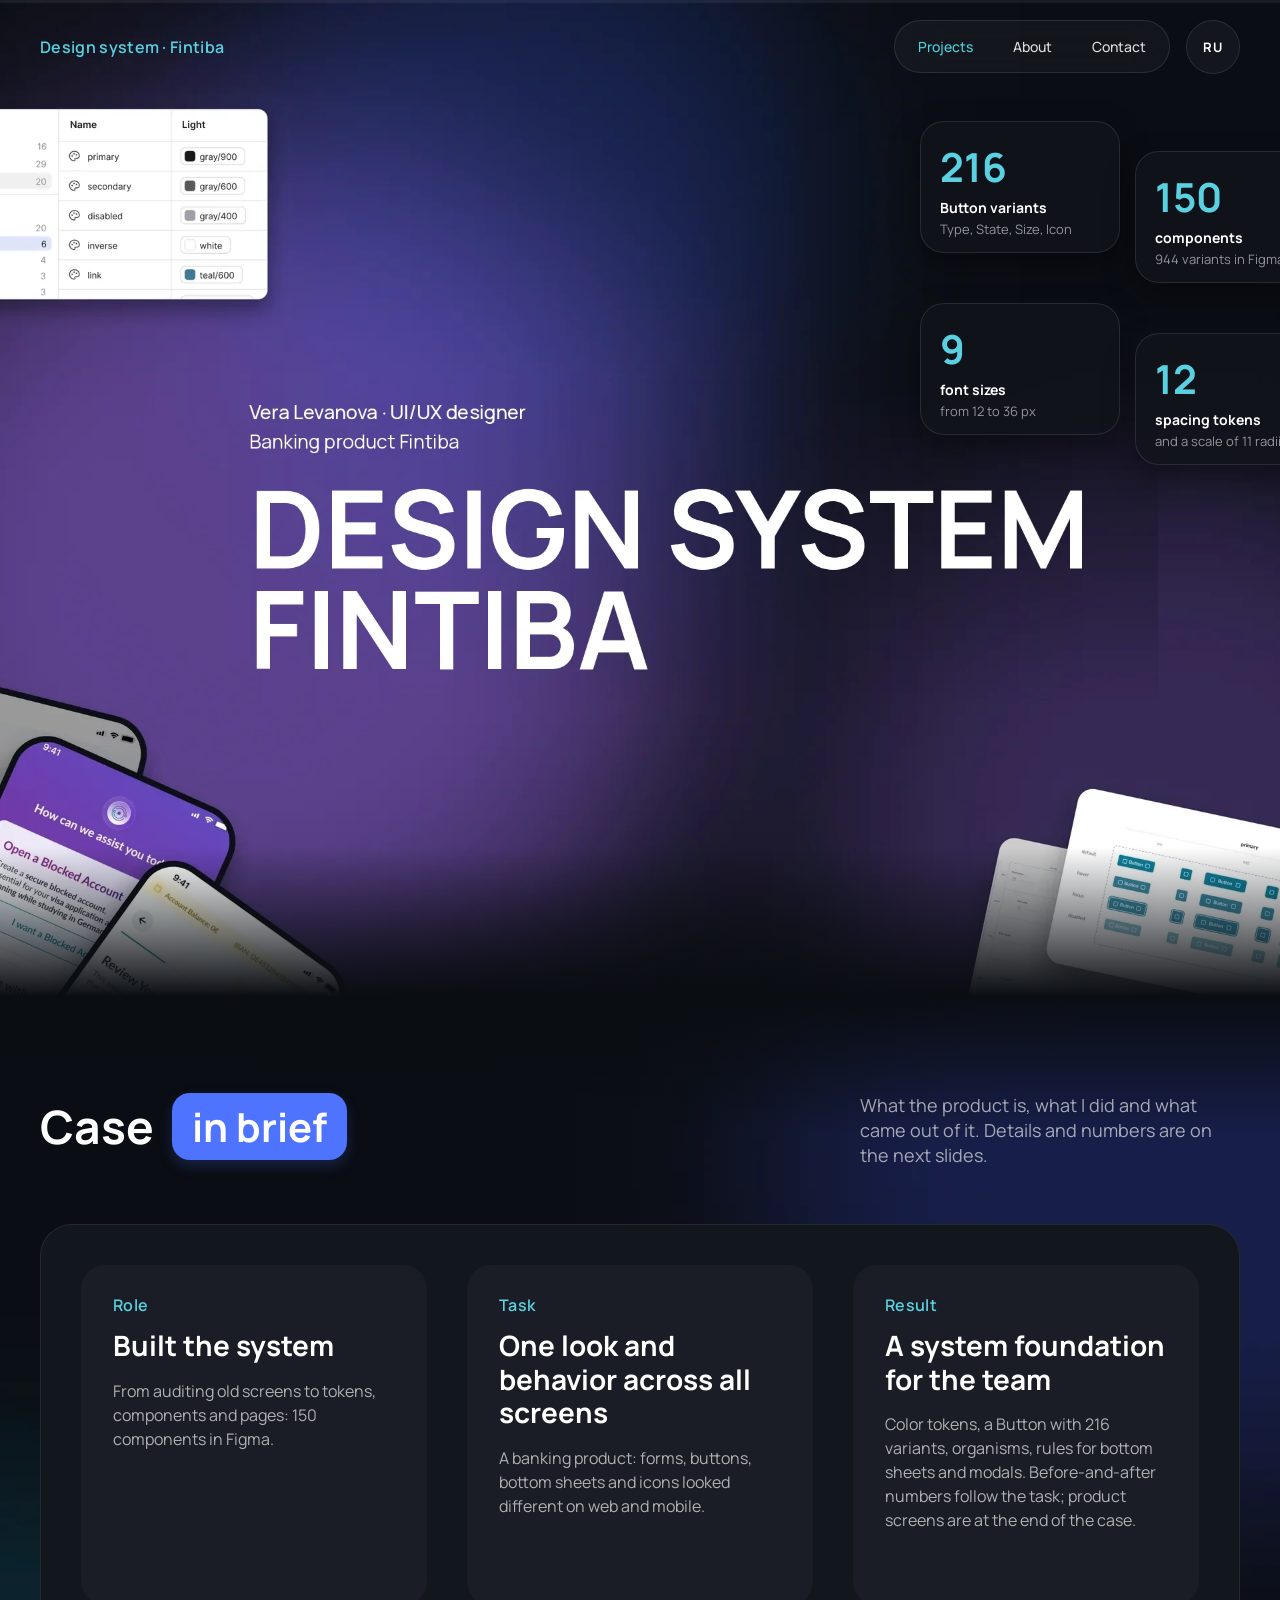
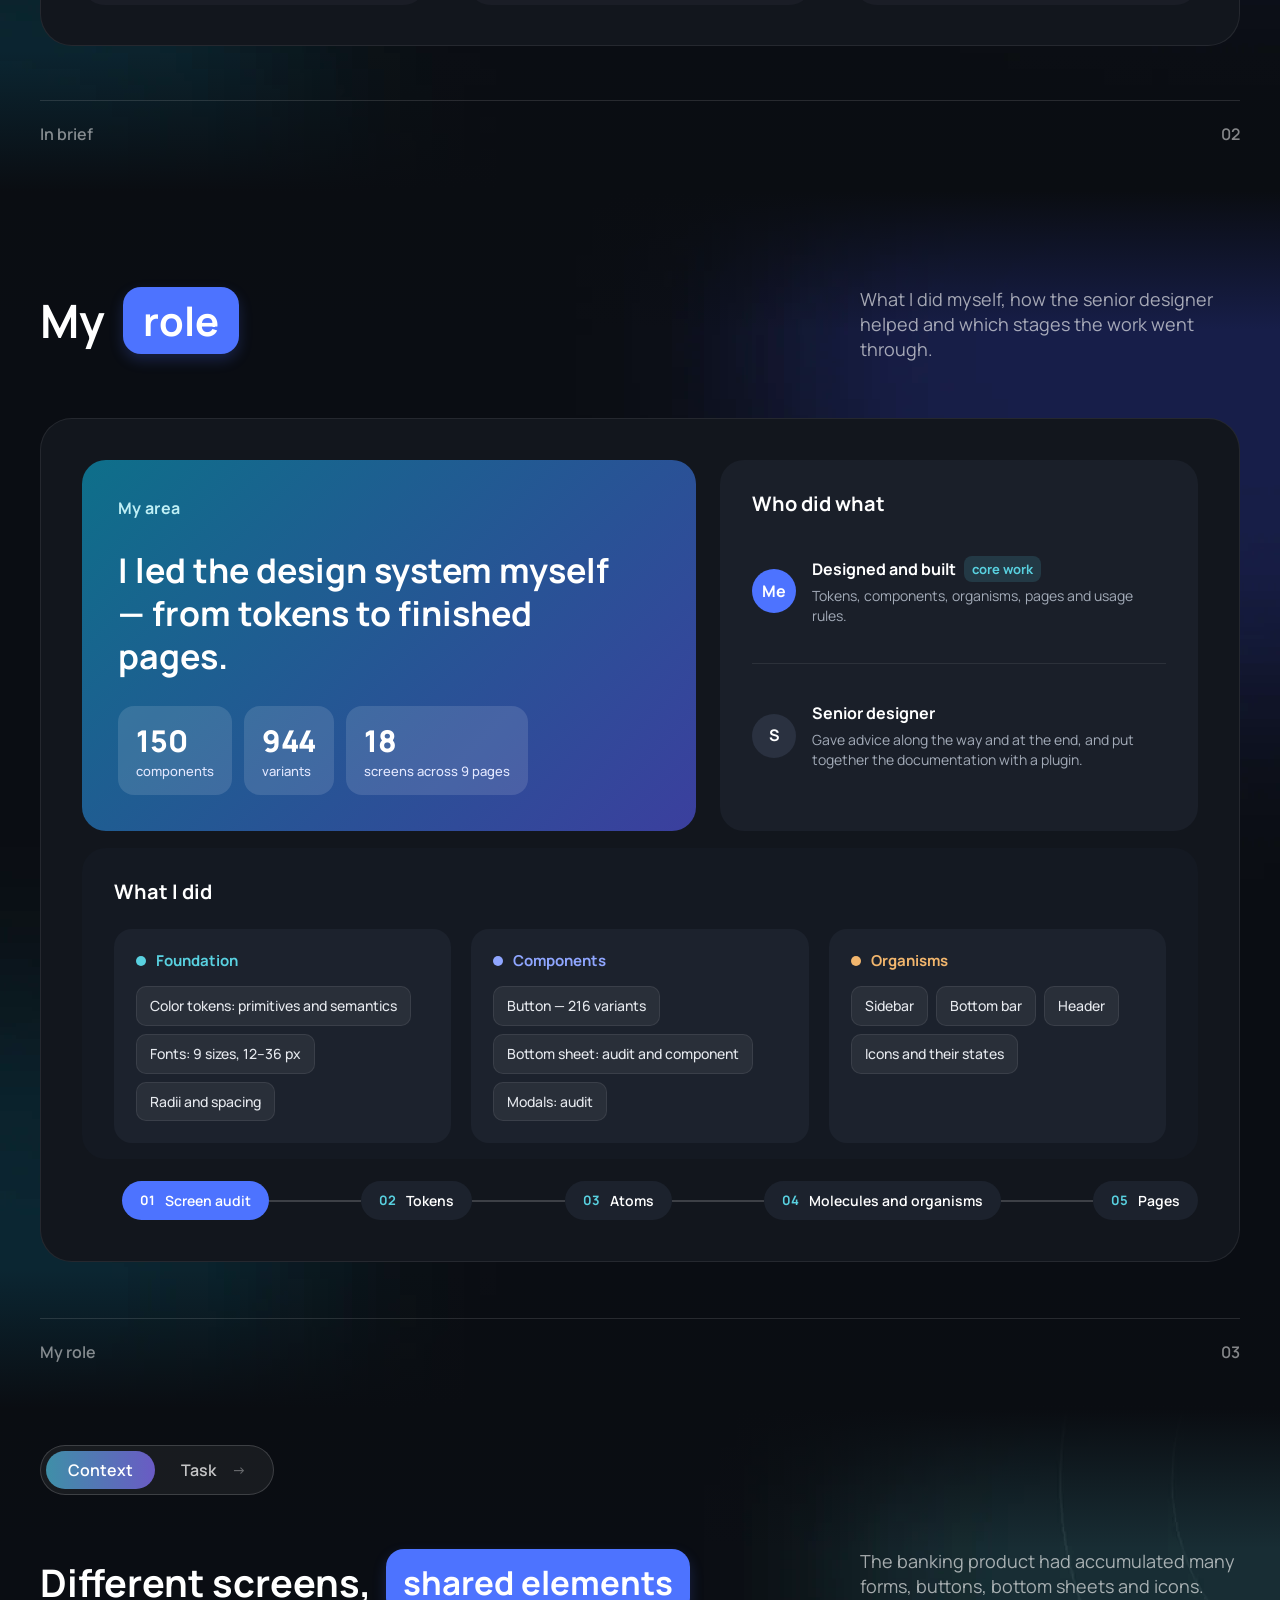
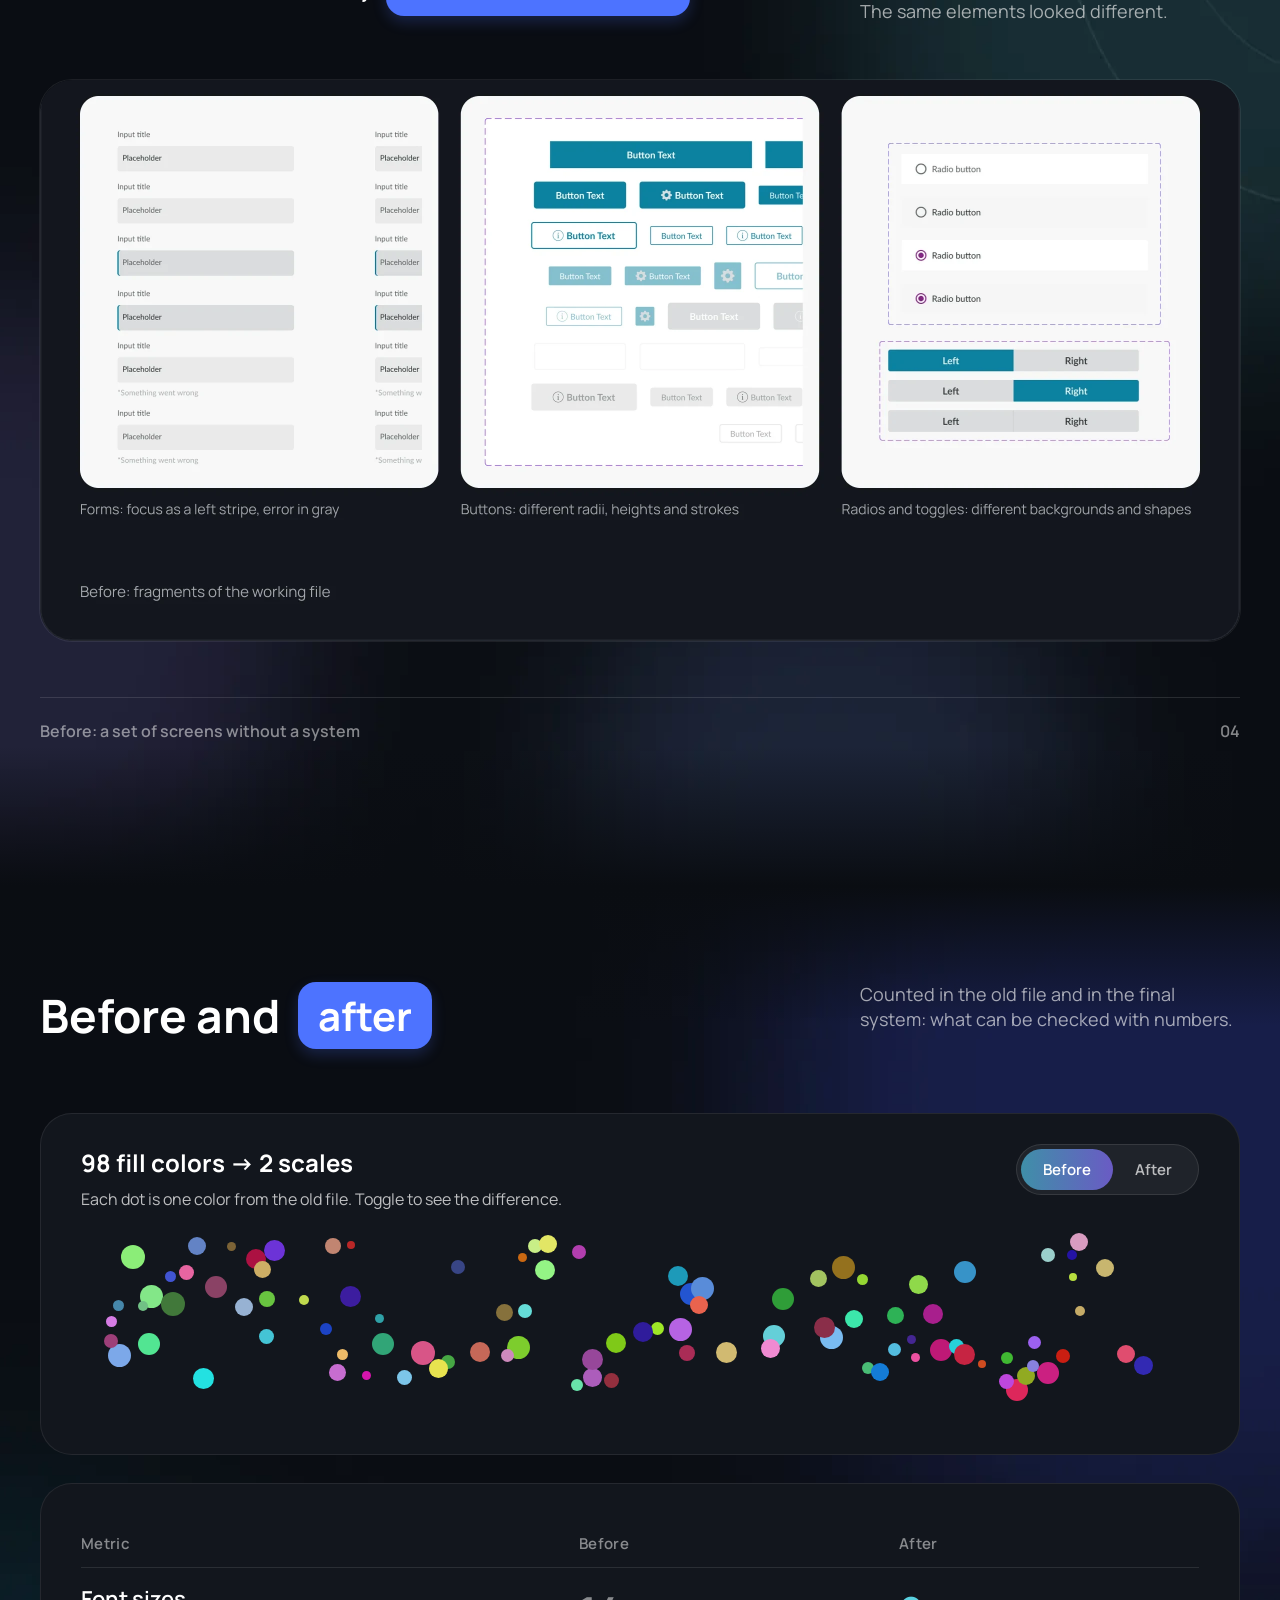
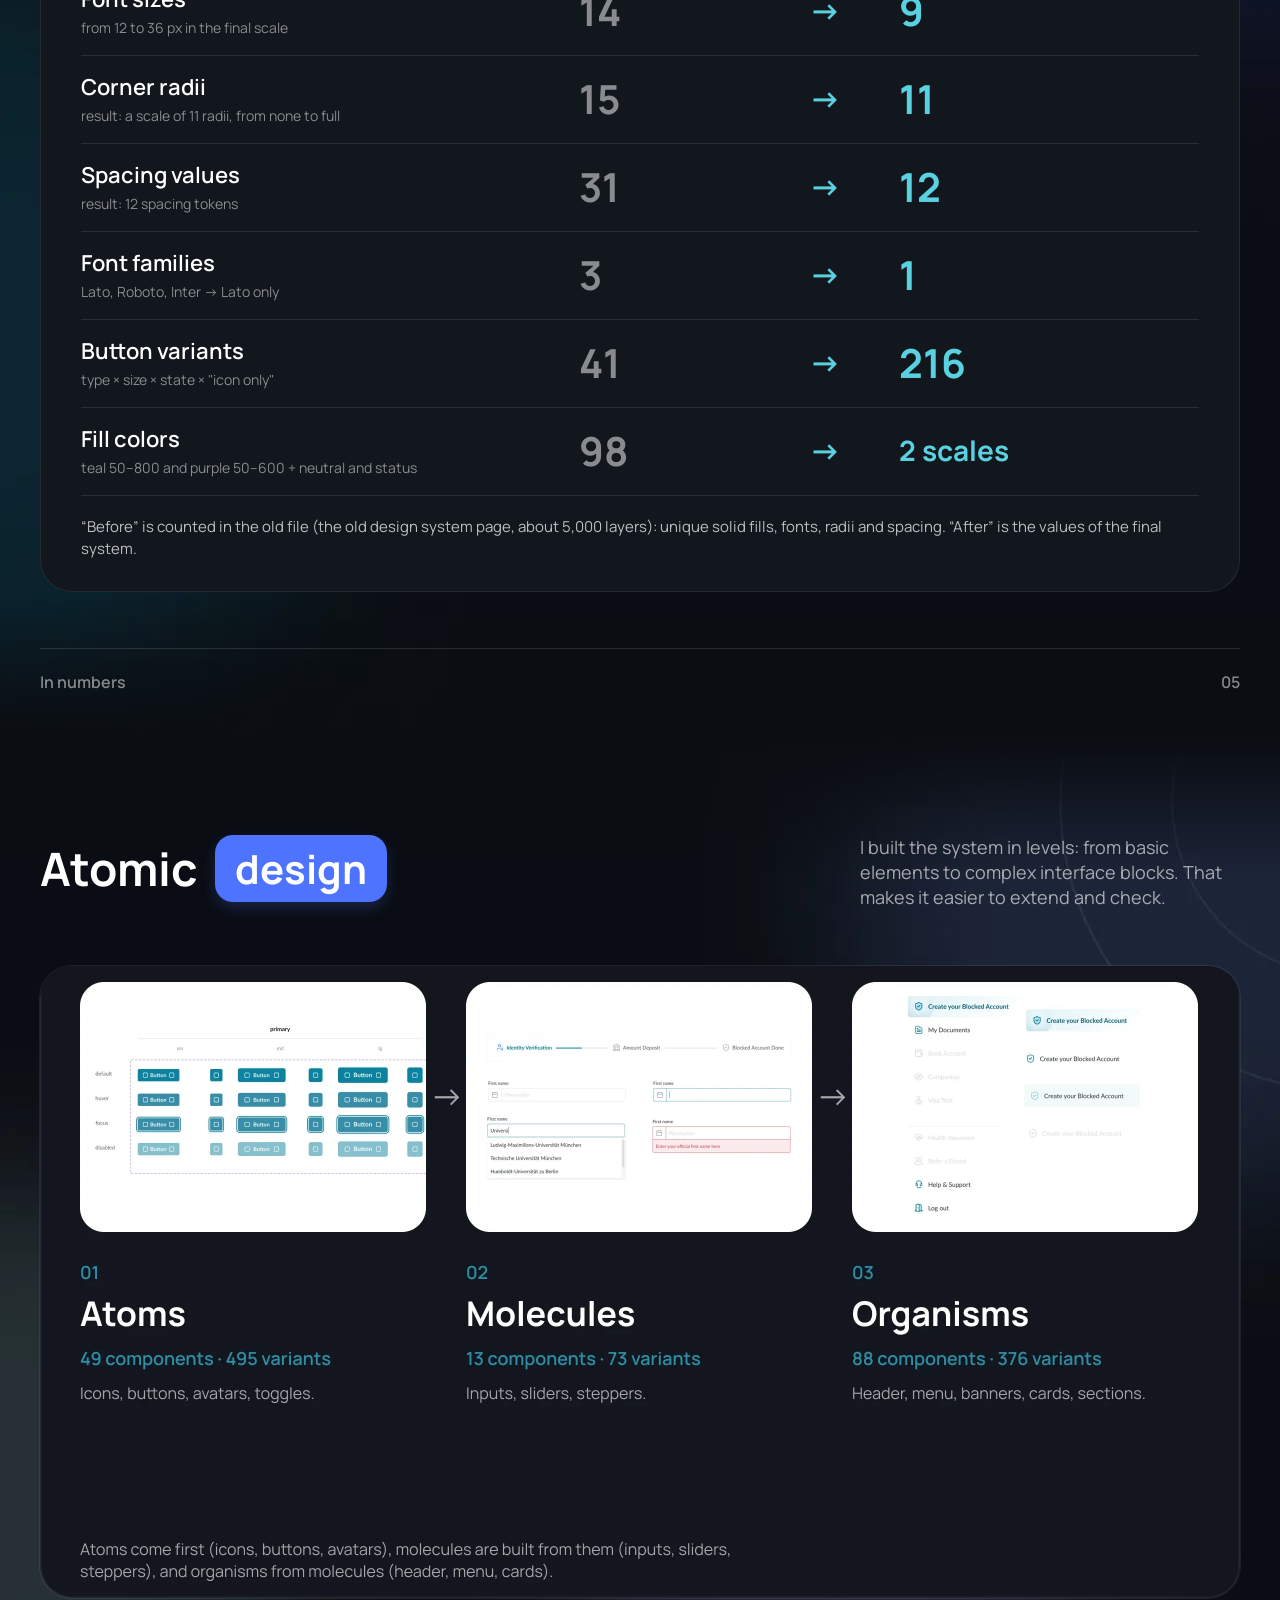
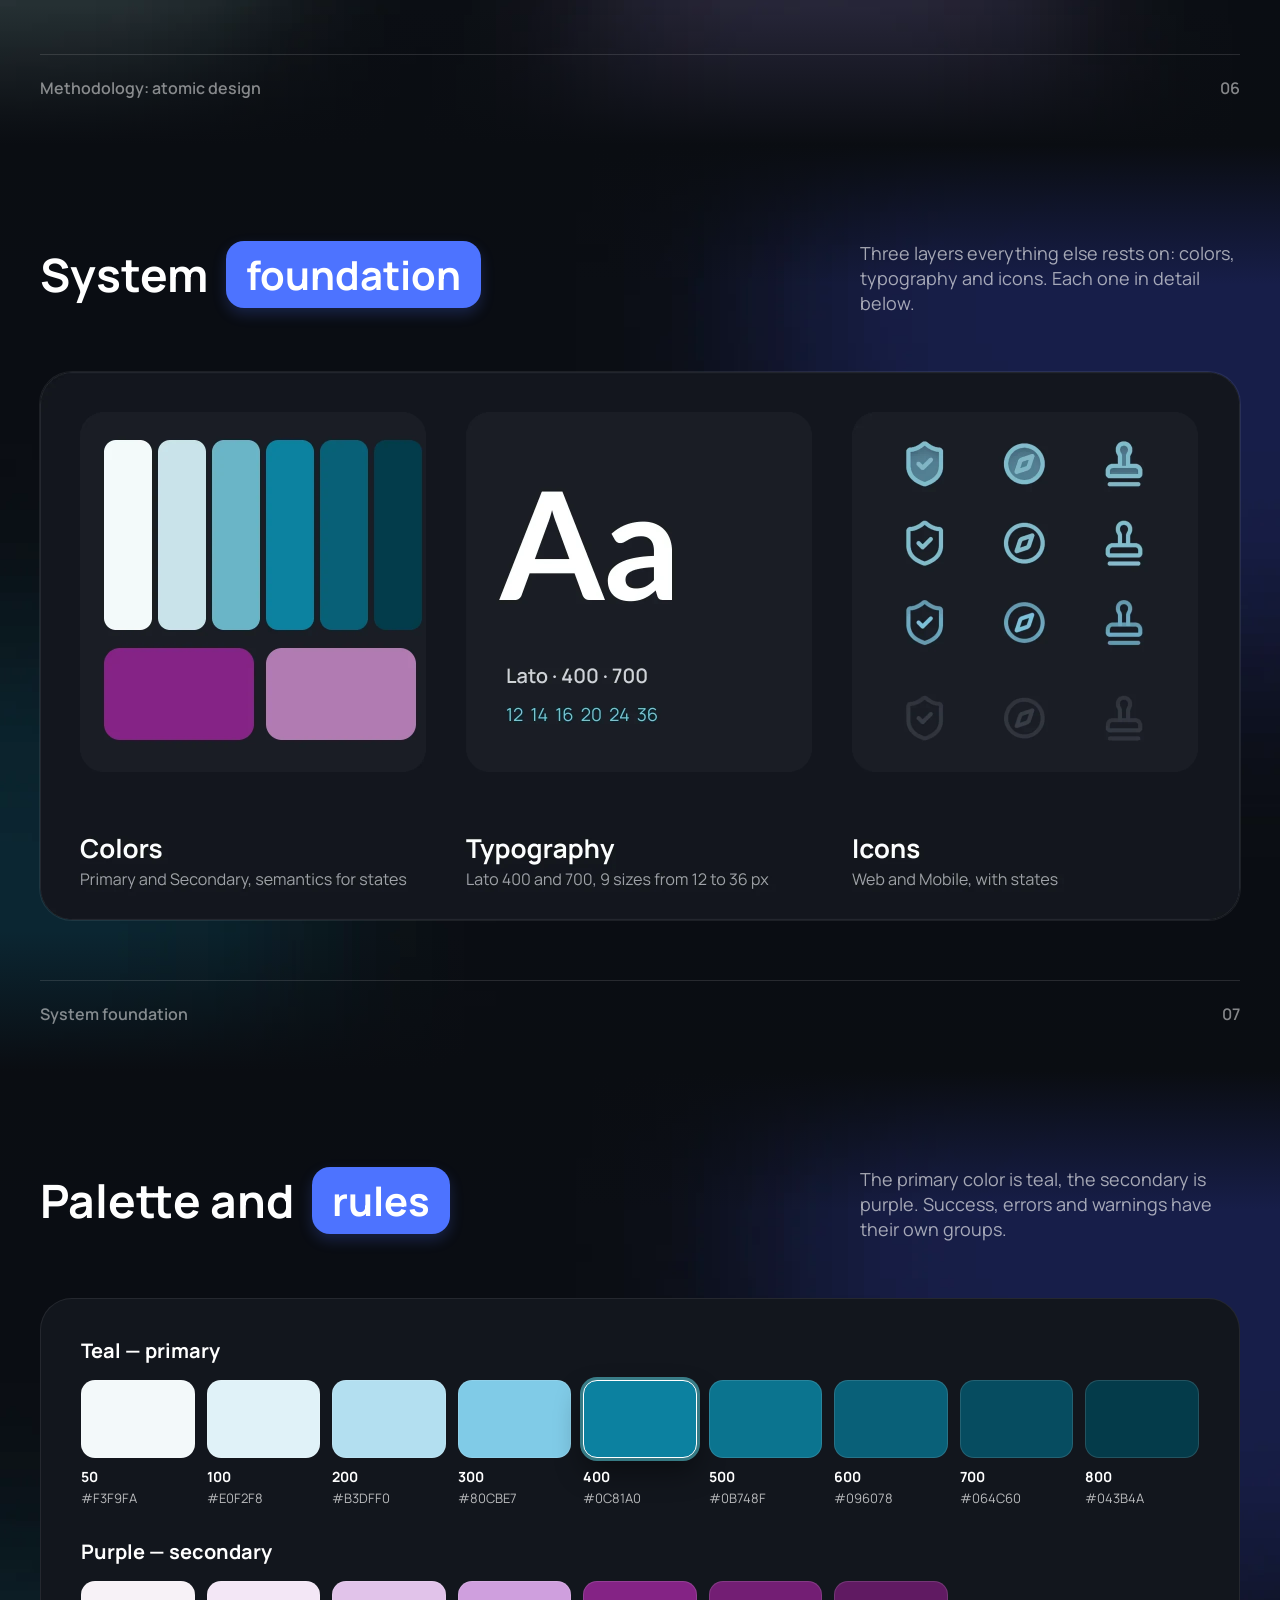
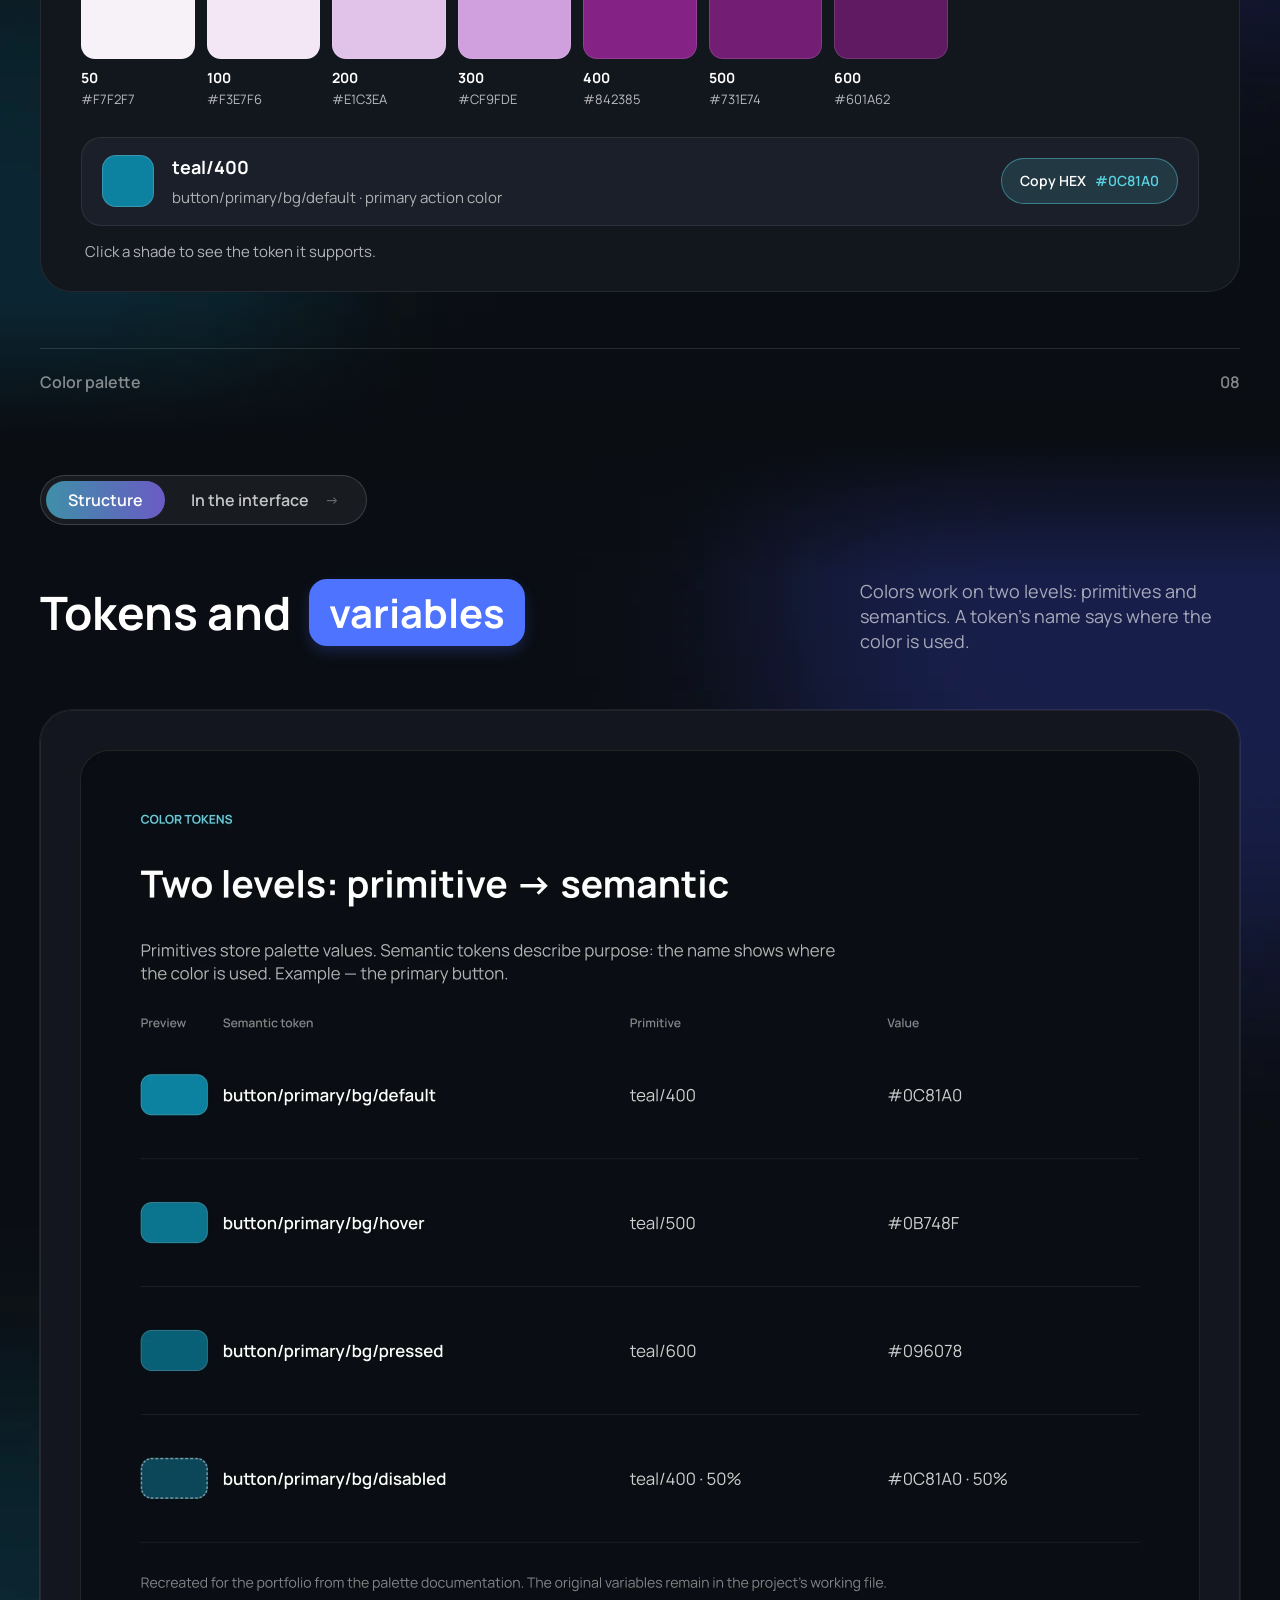
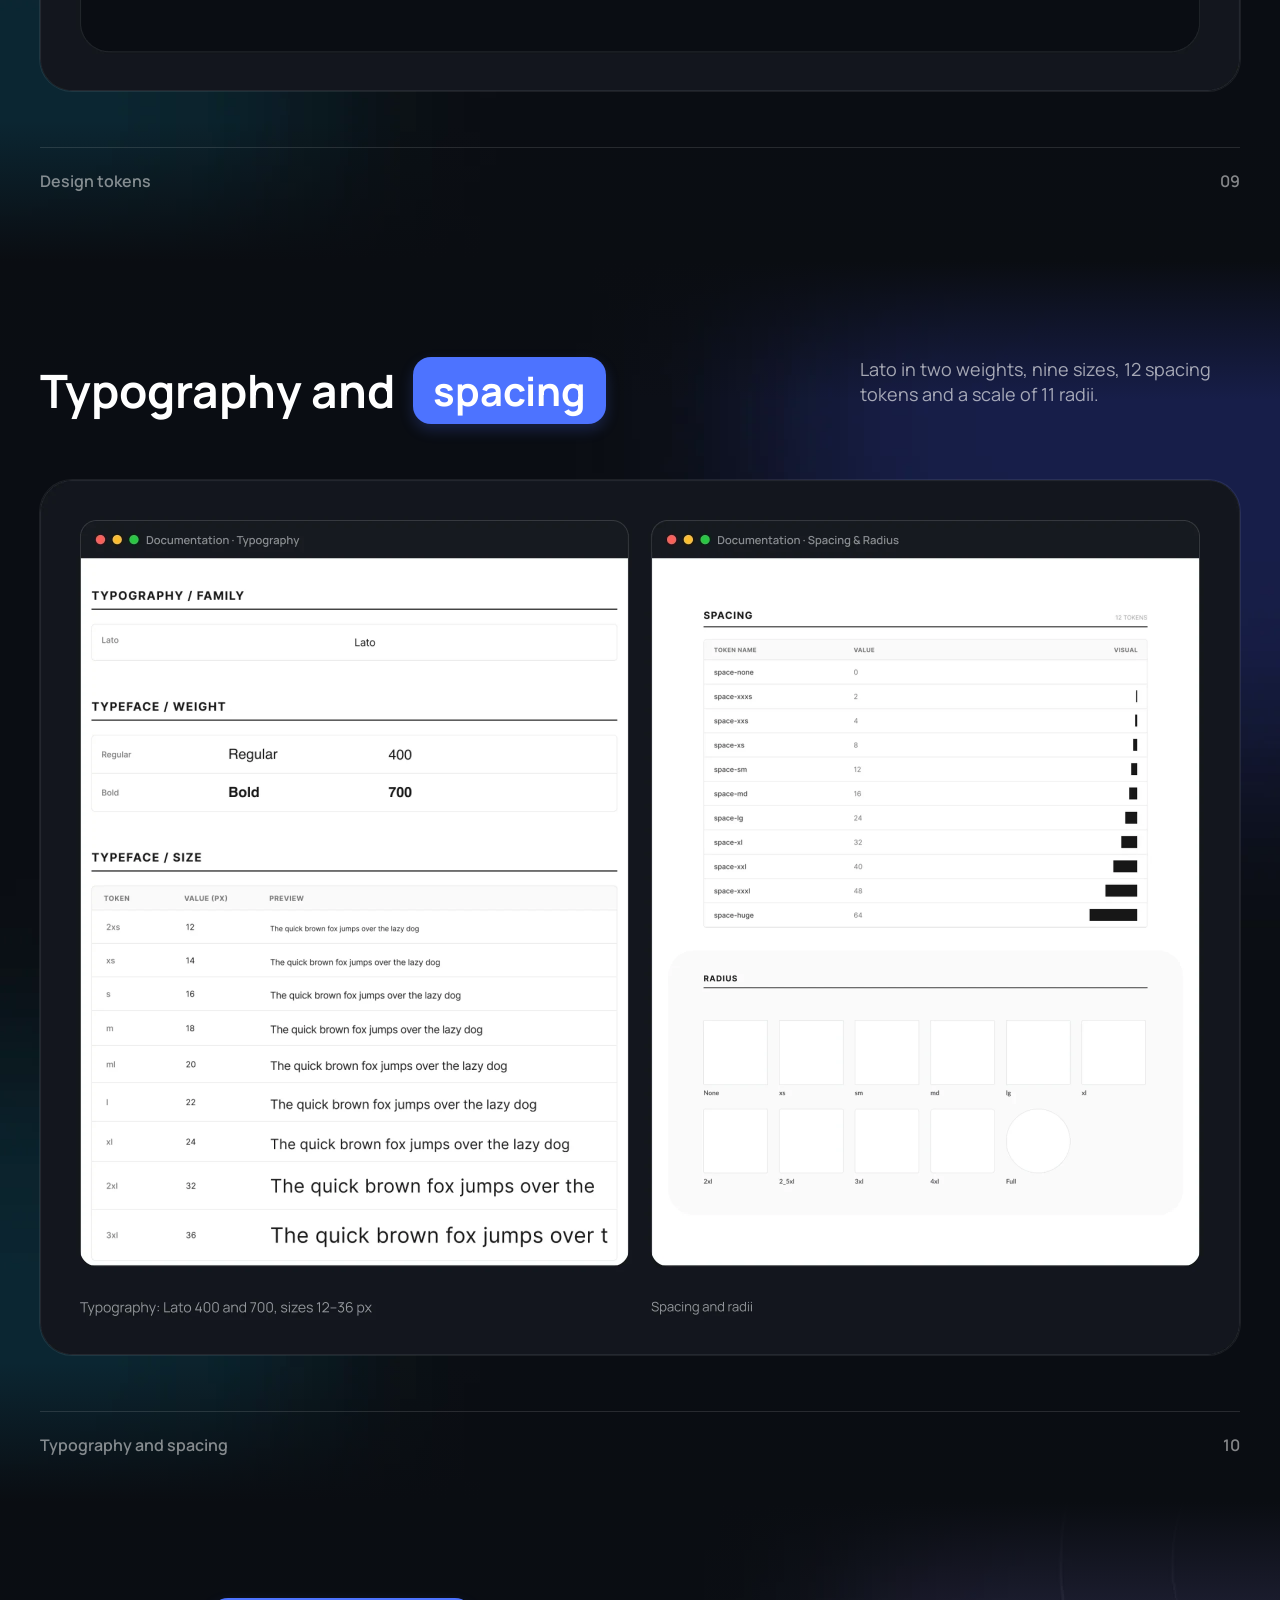
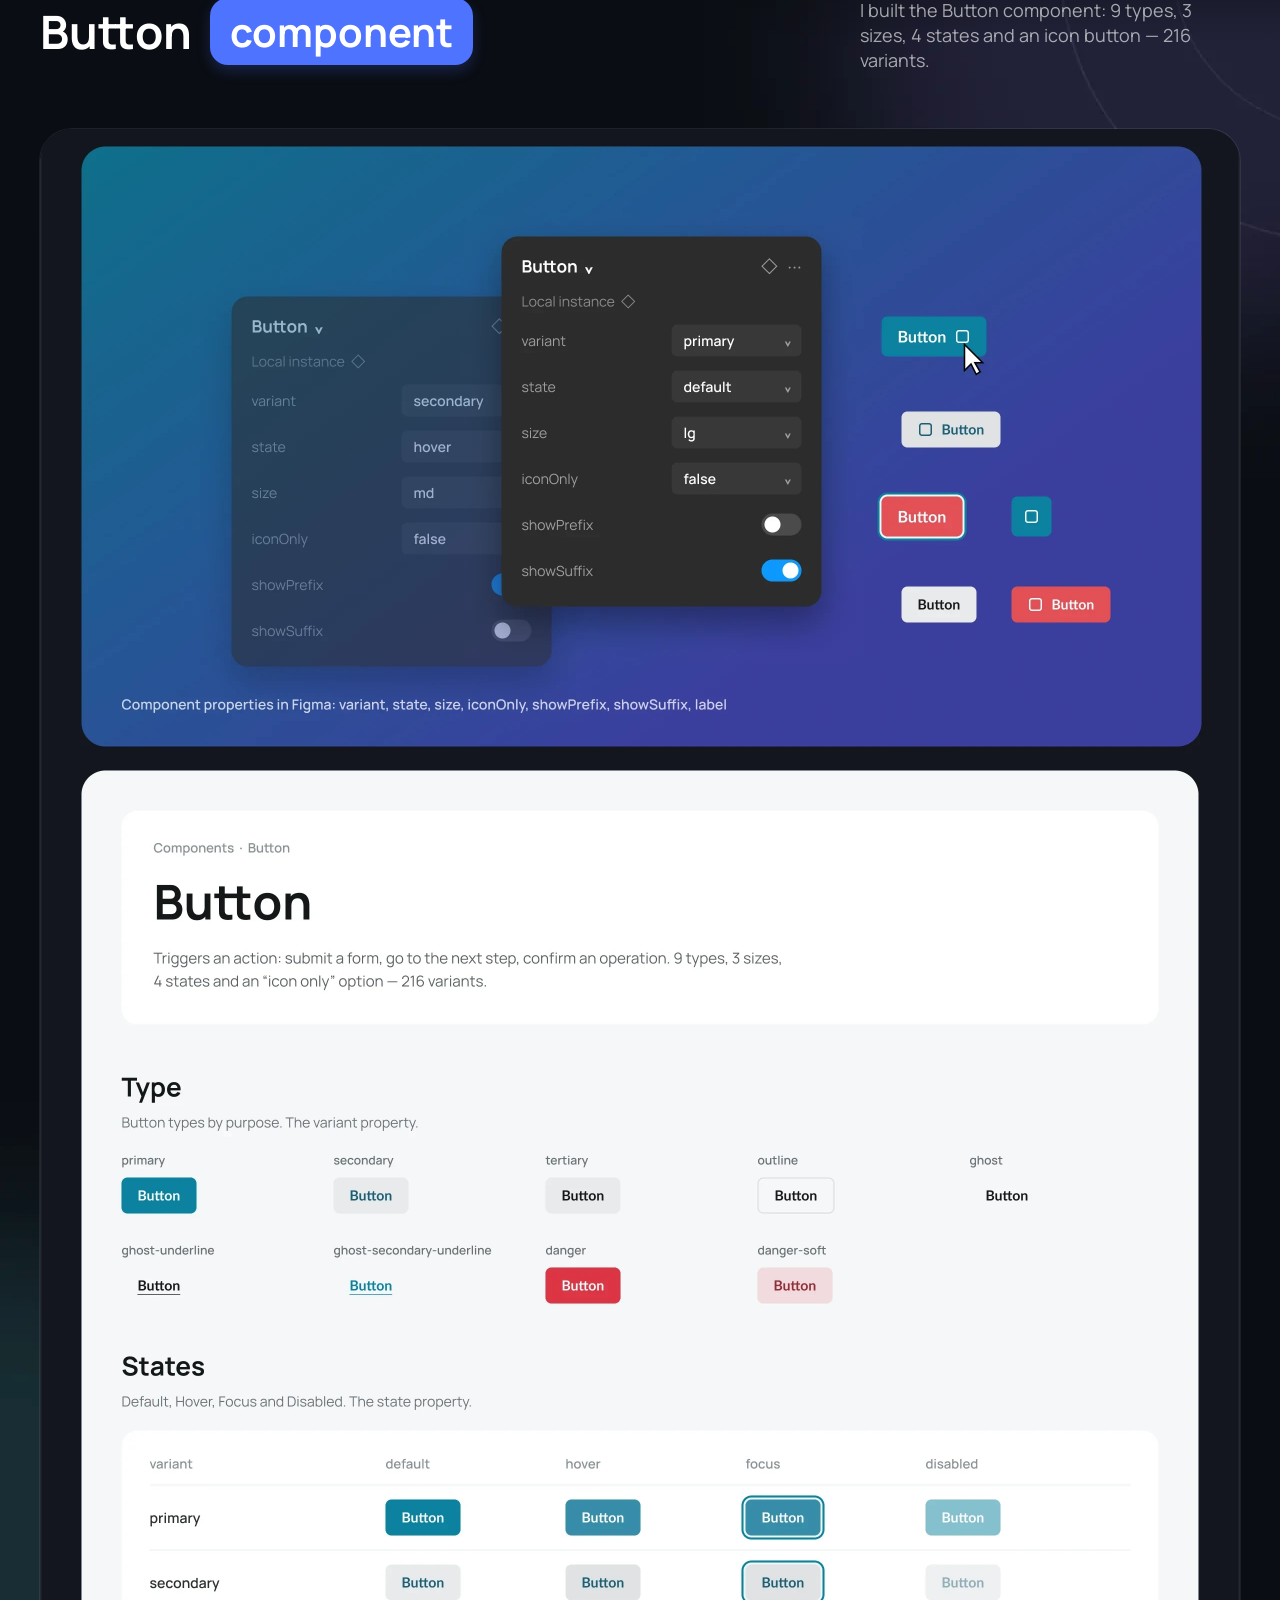
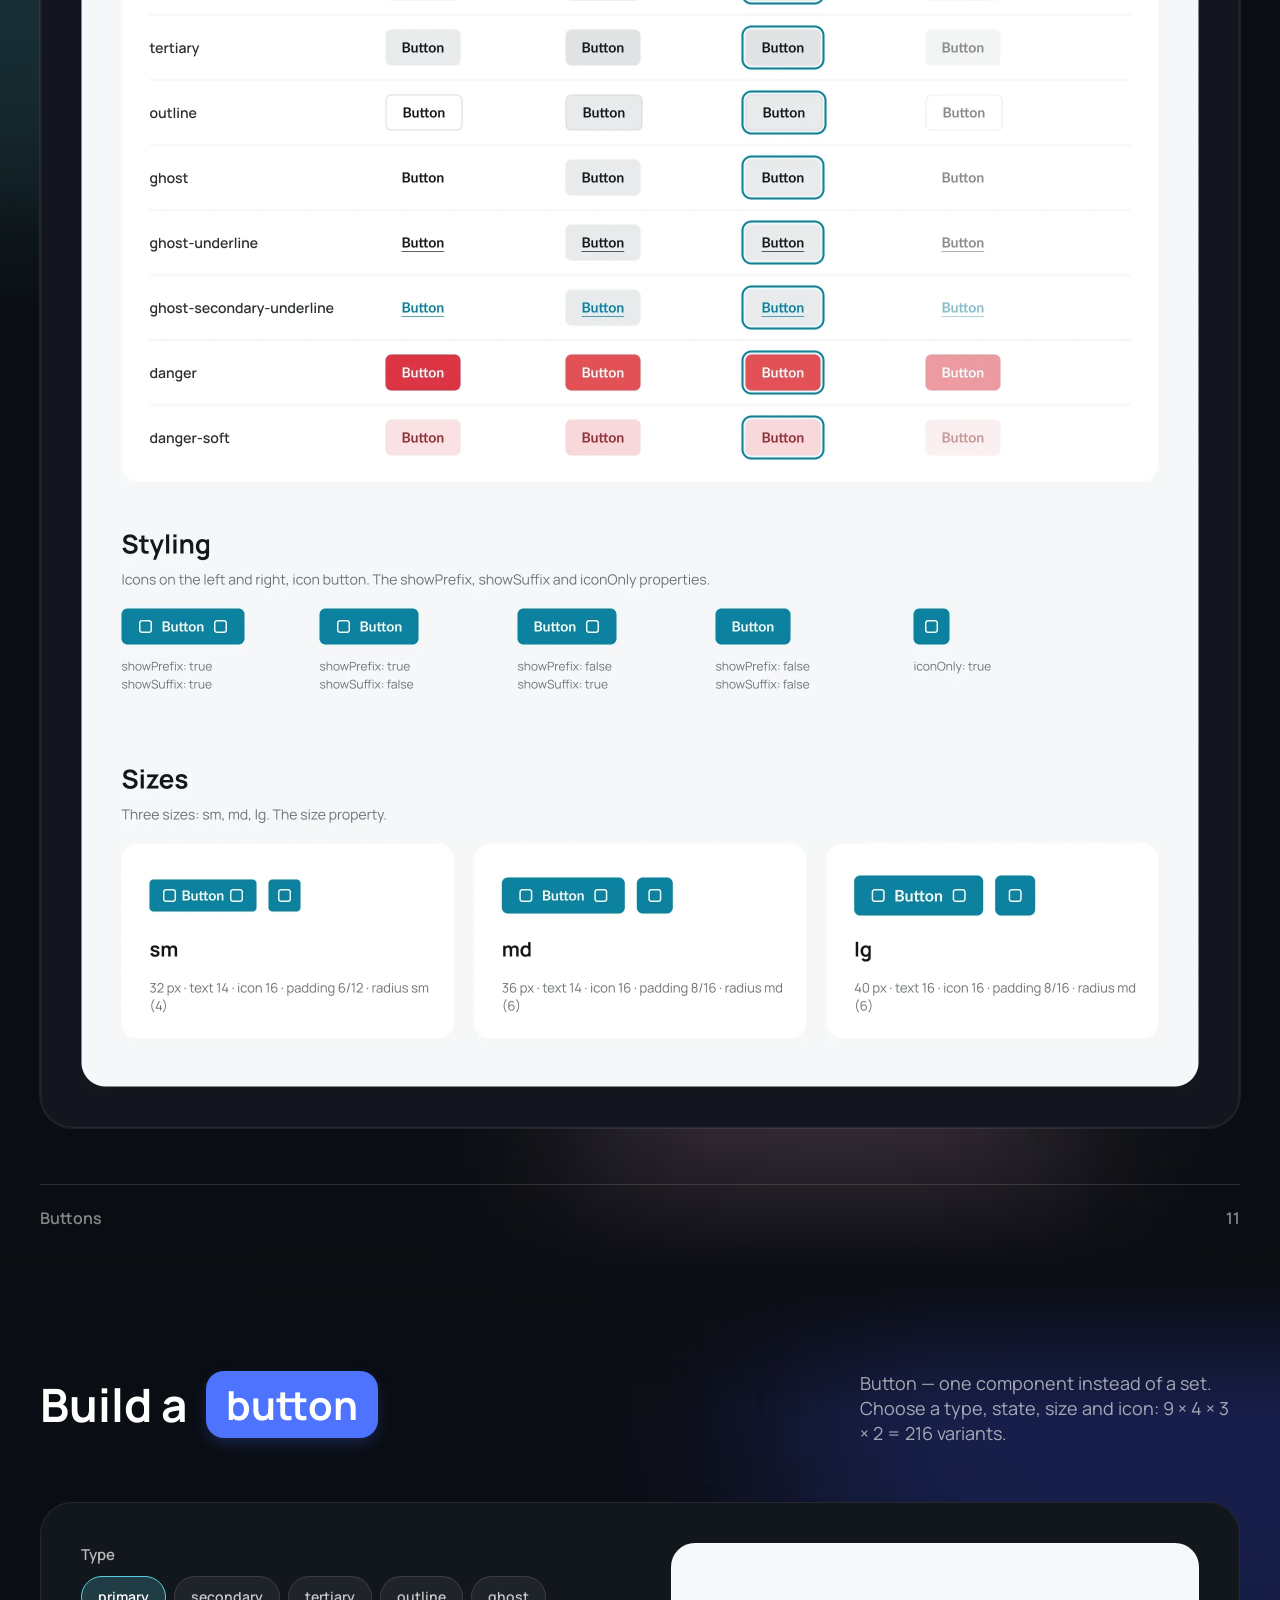
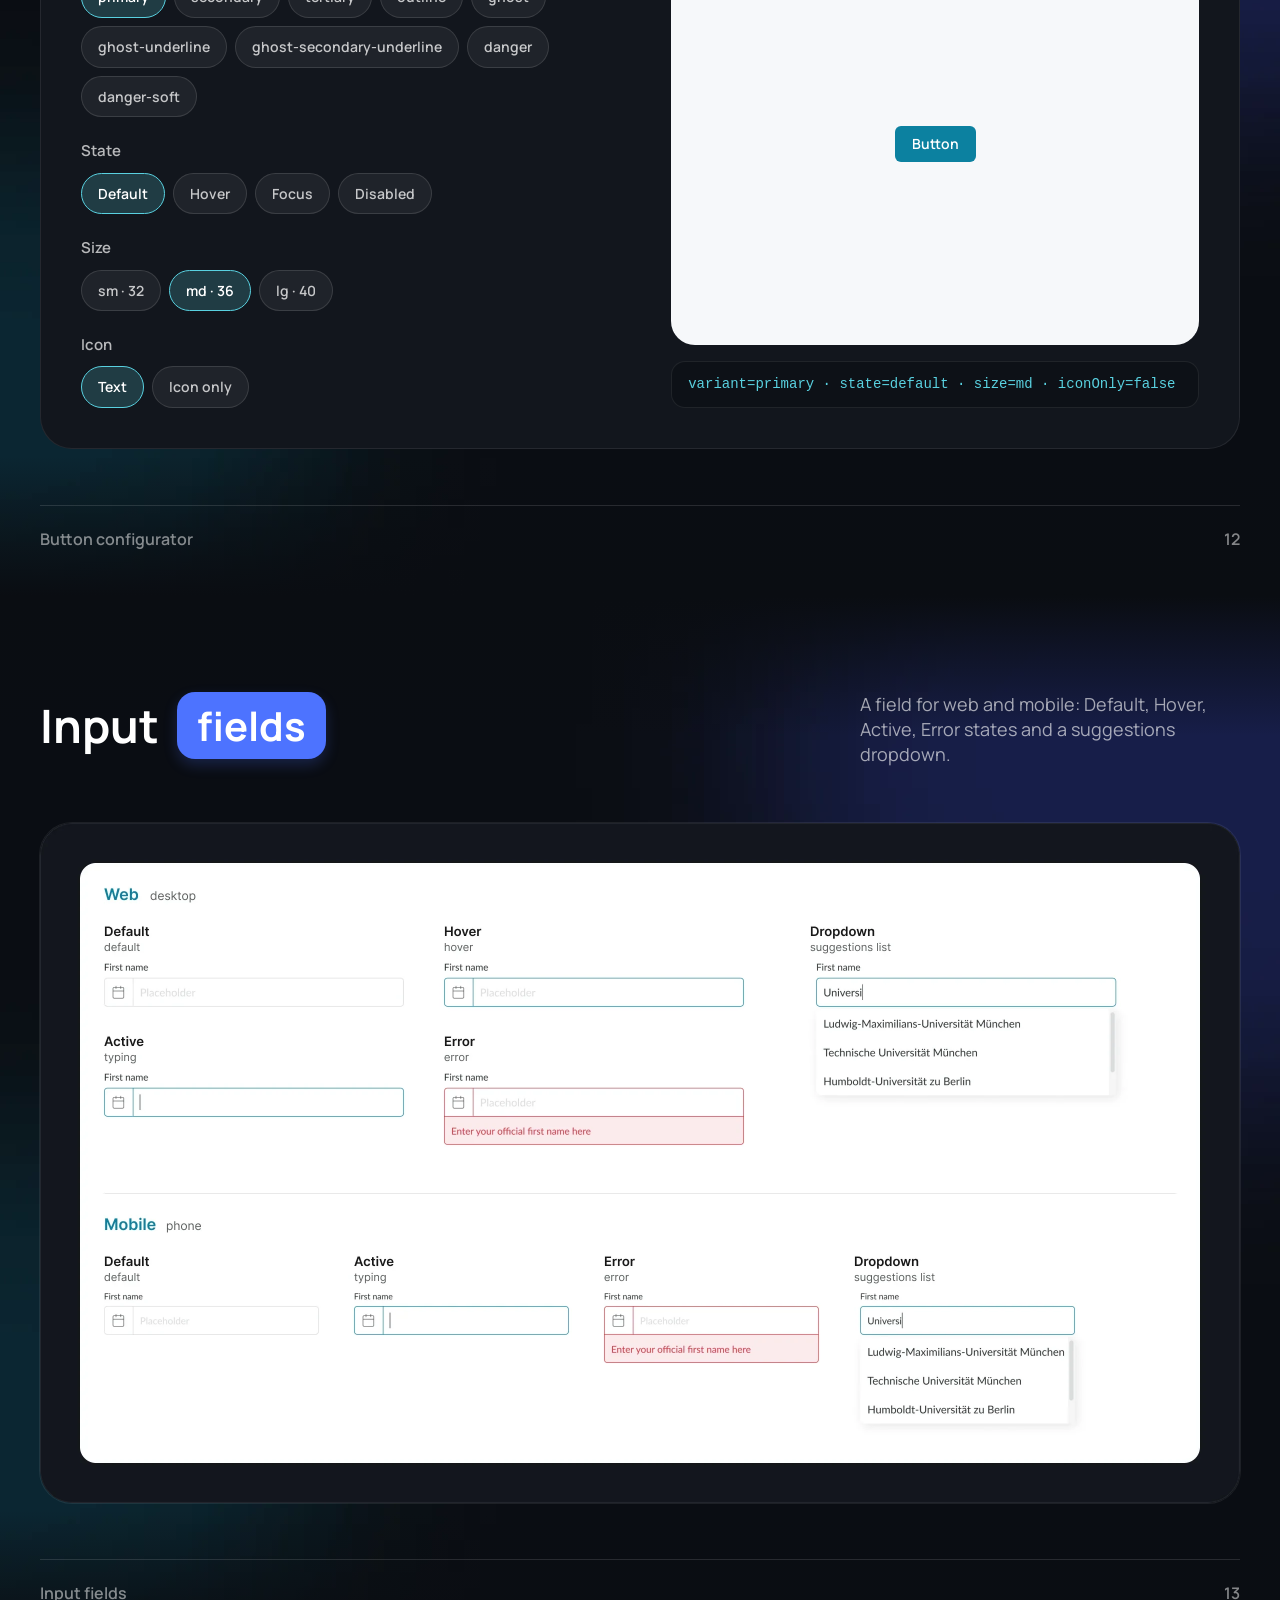
<file: en/cases/design-system.html>
<!doctype html>
<html lang="en">
<head>
  <meta charset="utf-8">
  <meta name="viewport" content="width=device-width, initial-scale=1">
  <title>Fintiba Design System — Vera Levanova</title>
  <meta name="description" content="Case study: Fintiba banking product design system almost from scratch — tokens, 150 components and 944 variants, rules for bottom sheets and modals.">
  <meta property="og:title" content="Fintiba Design System — Vera Levanova's case study">
  <meta property="og:description" content="Color tokens, Button with 216 variants, organisms and usage rules for web and mobile app.">
  <meta property="og:type" content="article">
  <meta property="og:image" content="https://veralevanova.github.io/assets/img/og-cover.jpg">
  <meta property="og:image:width" content="1200">
  <meta property="og:image:height" content="630">
  <meta property="og:url" content="https://veralevanova.github.io/en/cases/design-system.html">
  <meta name="twitter:card" content="summary_large_image">
  <link rel="canonical" href="https://veralevanova.github.io/en/cases/design-system.html">
  <meta name="theme-color" content="#0b0e15">
  <link rel="alternate" hreflang="ru" href="https://veralevanova.github.io/cases/design-system.html">
  <link rel="alternate" hreflang="en" href="https://veralevanova.github.io/en/cases/design-system.html">
  <link rel="icon" href="../../assets/img/favicon.svg" type="image/svg+xml">
  <link rel="preconnect" href="https://fonts.googleapis.com">
  <link rel="preconnect" href="https://fonts.gstatic.com" crossorigin>
  <link href="https://fonts.googleapis.com/css2?family=Manrope:wght@400;500;600;700;800&display=swap" rel="stylesheet">
  <link rel="stylesheet" href="../../assets/css/site.css?v=1794825900">
  <link rel="stylesheet" href="../../assets/css/case-dark.css?v=1794825900">
  <link rel="stylesheet" href="../../assets/css/case-footer.css?v=1794825900">
  <link rel="stylesheet" href="../../assets/css/case-head.css?v=1794825900">
  <style>@media (min-width:1101px){.dsh h2.dsh-fit{font-size:38px;gap:10px 14px}.dsh h2.dsh-fit .pl{font-size:33px;padding:0 17px}}</style>
</head>
<body class="theme-dark ds-case">
  <a class="skip-link" href="#main">Skip to content</a>

  <header class="dk-head dk-head--ds">
    <div class="container">
      <a class="crumb" href="../../en/index.html#projects">Design system · Fintiba</a>
      <nav class="nav-pill" aria-label="Main navigation">
        <a href="../../en/index.html#projects" aria-current="page">Projects</a>
        <a href="../../en/index.html#about">About</a>
        <a href="#contacts">Contact</a>
      </nav>
      <a class="lang-switch" href="../../cases/design-system.html" hreflang="ru" lang="ru" aria-label="Русская версия">RU</a>
    </div>
  </header>

  <main id="main" class="dk">
    <section class="dk-hero dk-hero--ds">
      <h1>Fintiba Design System</h1>
      <div class="hero-wrap">
        <img class="hero-img" src="../../assets/img/ds/cover-v2-en.webp?v=1793480000" width="1440" height="997" alt="Cover: 'Fintiba Design System', Vera Levanova, UI/UX designer. Around — variable table, app screens and button variants">
      </div>
      <div class="ds-stats-wrap"><div class="container"><ul class="ds-stats" aria-label="Design system numbers">
        <li><b>216</b><span>Button variants</span><small>Type, State, Size, Icon</small></li>
        <li><b>150</b><span>components</span><small>944 variants in Figma</small></li>
        <li><b>9</b><span>font sizes</span><small>from 12 to 36 px</small></li>
        <li><b>12</b><span>spacing tokens</span><small>and a scale of 11 radii</small></li>
      </ul></div></div>
    </section>

    <section class="dsec" style="--h:794; background-image:url(../../assets/img/ds/bg-brief.webp)">
      <div class="st">
        <div class="a dsh" style="--x:0; --y:96; --w:1200"><h2><span>Case</span><span class="pl">in brief</span></h2><p class="desc">What the product is, what I did and what came out of it. Details and numbers are on the next slides.</p></div>
        <div class="a" style="--x:0; --y:227; --w:1200"><div class="dcard"><div class="dtiles">
  <div class="dtile"><p class="k">Role</p><h3>Built the system</h3><p>From auditing old screens to tokens, components and pages: 150 components in Figma.</p></div>
  <div class="dtile"><p class="k">Task</p><h3>One look and behavior across all screens</h3><p>A banking product: forms, buttons, bottom sheets and icons looked different on web and mobile.</p></div>
  <div class="dtile"><p class="k">Result</p><h3>A system foundation for the team</h3><p>Color tokens, a Button with 216 variants, organisms, rules for bottom sheets and modals. Before-and-after numbers follow the task; product screens are at the end of the case.</p></div>
</div></div></div>
        <div class="a dsf" style="--x:0; --y:703; --w:1200"><span>In brief</span><span>02</span></div>
      </div>
    </section>
    <section class="dsec" style="--h:1218; background-image:url(../../assets/img/ds/bg-role.webp)">
      <div class="st">
        <div class="a dsh" style="--x:0; --y:96; --w:1200"><h2><span>My</span><span class="pl">role</span></h2><p class="desc">What I did myself, how the senior designer helped and which stages the work went through.</p></div>
        <div class="a" style="--x:0; --y:227; --w:1200"><div class="dcard dcard--fix dcard--role" style="--ch:844">
<div class="role-top">
  <div class="stmt"><p class="k">My area</p><h3>I led the design system myself — from tokens to finished pages.</h3>
    <div class="stats"><div><b>150</b><span>components</span></div><div><b>944</b><span>variants</span></div><div><b>18</b><span>screens across 9 pages</span></div></div></div>
  <div class="who"><h4>Who did what</h4>
    <div class="r"><span class="av">Me</span><div><b>Designed and built</b><span class="tg">core work</span><p>Tokens, components, organisms, pages and usage rules.</p></div></div>
    <div class="r"><span class="av av--s">S</span><div><b>Senior designer</b><p>Gave advice along the way and at the end, and put together the documentation with a plugin.</p></div></div>
  </div>
</div>
<div class="built"><h4>What I did</h4><div class="cols">
  <div class="col"><h5 style="color:#59d1e0">Foundation</h5><div class="chips"><span>Color tokens: primitives and semantics</span><span>Fonts: 9 sizes, 12–36 px</span><span>Radii and spacing</span></div></div>
  <div class="col"><h5 style="color:#8fa6ff">Components</h5><div class="chips"><span>Button — 216 variants</span><span>Bottom sheet: audit and component</span><span>Modals: audit</span></div></div>
  <div class="col"><h5 style="color:#f2b66d">Organisms</h5><div class="chips"><span>Sidebar</span><span>Bottom bar</span><span>Header</span><span>Icons and their states</span></div></div>
</div></div>
<ol class="process" aria-label="Work stages"><li><b>01</b>Screen audit</li><i></i><li><b>02</b>Tokens</li><i></i><li><b>03</b>Atoms</li><i></i><li><b>04</b>Molecules and organisms</li><i></i><li><b>05</b>Pages</li></ol>
</div></div>
        <div class="a dsf" style="--x:0; --y:1127; --w:1200"><span>My role</span><span>03</span></div>
      </div>
    </section>
    <section class="dsec dsec--tabs" id="ctx" style="--h:1033; background-image:url(../../assets/img/ds/bg-context.webp)">
      <div class="dtabs" role="tablist" aria-label="Context / Task"><button type="button" role="tab" class="dtab is-active" aria-selected="true">Context</button><button type="button" role="tab" class="dtab" aria-selected="false">Task</button></div>
      <div class="dpanel is-active" role="tabpanel"><div class="st">
        <div class="a dsh" style="--x:0; --y:96; --w:1200"><h2 class="dsh-fit"><span>Different screens,</span><span class="pl">shared elements</span></h2><p class="desc">The banking product had accumulated many forms, buttons, bottom sheets and icons. The same elements looked different.</p></div>
        <div class="a" style="--x:0; --y:227; --w:1200"><div class="cimg only-d"><img src="../../assets/img/ds/card-context-en.webp?v=1793500400" width="2400" height="1122" loading="lazy" alt="Fragments of the Fintiba working file before the system: input fields with different focus and error states, buttons with different radii and borders, radio and switches with different backgrounds"></div><div class="mob only-m"><figure class="mfig"><img src="../../assets/img/ds/m-context-1.webp" width="716" height="784" loading="lazy" alt="Input fields before the system"><figcaption>Forms: focus as a left stripe, error in gray</figcaption></figure><figure class="mfig"><img src="../../assets/img/ds/m-context-2.webp" width="716" height="784" loading="lazy" alt="Buttons before the system"><figcaption>Buttons: different radii, heights and strokes</figcaption></figure><figure class="mfig"><img src="../../assets/img/ds/m-context-3.webp" width="716" height="784" loading="lazy" alt="Radio and switches before the system"><figcaption>Radios and toggles: different backgrounds and shapes</figcaption></figure><p class="mnote">Before: fragments of the working file</p></div></div>
        <div class="a dsf" style="--x:0; --y:844; --w:1200"><span>Before: a set of screens without a system</span><span>04</span></div>
      </div></div>
      <div class="dpanel" role="tabpanel"><div class="st">
        <div class="a dsh" style="--x:0; --y:96; --w:1200"><h2><span>One system</span><span class="pl">for all screens</span></h2><p class="desc">Make the product look and behave the same on every screen — on web and mobile.</p></div>
        <div class="a" style="--x:0; --y:227; --w:1200"><div class="cimg only-d"><img src="../../assets/img/ds/card-task-en.webp?v=1793500400" width="2400" height="1278" loading="lazy" alt="Before: 14 font sizes, 15 radii and 98 fill colors. Goal: unified names, states and rules. Three principles: unified names, unified states, usage rules"></div><div class="mob only-m"><div class="mcard mgoal"><p class="k" style="color:#d75656">Before</p><p class="mt">There were no shared rules: 14 font sizes, 15 radii and 98 fill colors on the same elements.</p><span class="marr" aria-hidden="true">↓</span><p class="k" style="color:#2990ab">Goal</p><p class="mt" style="color:#fff">A system: shared names, states and rules so designers and developers rely on the same thing.</p></div><div class="mwhite"><img src="../../assets/img/ds/m-task-1-en.webp?v=1793490000" width="670" height="400" loading="lazy" alt="Token name scheme button/primary/bg/hover"><p class="n"><b>01</b> Shared names</p><p>Tokens and components are named by purpose: the name shows where and in which state a color is used.</p></div><div class="mwhite"><img src="../../assets/img/ds/m-task-2.webp" width="670" height="400" loading="lazy" alt="Button in states default, hover, focus, disabled"><p class="n"><b>02</b> Shared states</p><p>Default, Hover, Focus and Disabled look and are named the same in every component.</p></div><div class="mwhite"><img src="../../assets/img/ds/m-task-3-en.webp?v=1793490000" width="670" height="400" loading="lazy" alt="Bottom sheet scheme with spacing and sizes"><p class="n"><b>03</b> Usage rules</p><p>Construction rules, for example for a bottom sheet: shape, spacing, typography and the action area.</p></div></div></div>
        <div class="a dsf" style="--x:0; --y:922; --w:1200"><span>Task</span><span>04</span></div>
      </div></div>
    </section>
    <section class="dsec" style="--h:1453; background-image:url(../../assets/img/ds/bg-numbers.webp)">
      <div class="st">
        <div class="a dsh" style="--x:0; --y:96; --w:1200"><h2><span>Before and</span><span class="pl">after</span></h2><p class="desc">Counted in the old file and in the final system: what can be checked with numbers.</p></div>
        <div class="a" style="--x:0; --y:227; --w:1200"><div class="dcard chaos" id="chaos"><div class="chaos__top"><div><h3>98 fill colors → 2 scales</h3><p>Each dot is one color from the old file. Toggle to see the difference.</p></div><div class="chaos__tg" role="group" aria-label="State"><button type="button" class="is-on" data-mode="was">Before</button><button type="button" data-mode="now">After</button></div></div><div class="chaos__field" aria-hidden="true"></div><div class="chaos__legend" aria-hidden="true"><span>teal 50–800</span><span>purple 50–600</span></div></div></div>
        <div class="a" style="--x:0; --y:597; --w:1200"><div class="dcard dcard--fix dcard--num" style="--ch:709"><table class="btable"><thead><tr><th scope="col">Metric</th><th scope="col">Before</th><th aria-hidden="true"></th><th scope="col">After</th></tr></thead><tbody><tr><td><b>Font sizes</b><small>from 12 to 36 px in the final scale</small></td><td class="was">14</td><td class="arr" aria-hidden="true">→</td><td class="now">9</td></tr><tr><td><b>Corner radii</b><small>result: a scale of 11 radii, from none to full</small></td><td class="was">15</td><td class="arr" aria-hidden="true">→</td><td class="now">11</td></tr><tr><td><b>Spacing values</b><small>result: 12 spacing tokens</small></td><td class="was">31</td><td class="arr" aria-hidden="true">→</td><td class="now">12</td></tr><tr><td><b>Font families</b><small>Lato, Roboto, Inter → Lato only</small></td><td class="was">3</td><td class="arr" aria-hidden="true">→</td><td class="now">1</td></tr><tr><td><b>Button variants</b><small>type × size × state × "icon only"</small></td><td class="was">41</td><td class="arr" aria-hidden="true">→</td><td class="now">216</td></tr><tr><td><b>Fill colors</b><small>teal 50–800 and purple 50–600 + neutral and status</small></td><td class="was">98</td><td class="arr" aria-hidden="true">→</td><td class="now now--sm">2 scales</td></tr></tbody></table>
<p class="dnote">“Before” is counted in the old file (the old design system page, about 5,000 layers): unique solid fills, fonts, radii and spacing. “After” is the values of the final system.</p></div></div>
        <div class="a dsf" style="--x:0; --y:1362; --w:1200"><span>In numbers</span><span>05</span></div>
      </div>
    </section>
    <section class="dsec" style="--h:1006; background-image:url(../../assets/img/ds/bg-atomic.webp)">
      <div class="st">
        <div class="a dsh" style="--x:0; --y:96; --w:1200"><h2><span>Atomic</span><span class="pl">design</span></h2><p class="desc">I built the system in levels: from basic elements to complex interface blocks. That makes it easier to extend and check.</p></div>
        <div class="a" style="--x:0; --y:227; --w:1200"><div class="cimg only-d"><img src="../../assets/img/ds/card-atomic-en.webp?v=1793500400" width="2400" height="1264" loading="lazy" alt="Three system levels: Atoms — 49 components and 495 variants, Molecules — 13 components and 73 variants, Organisms — 88 components and 376 variants"></div><div class="mob only-m"><div class="mlvl"><img src="../../assets/img/ds/m-atomic-1.webp" width="692" height="500" loading="lazy" alt="Atoms: button variants"><span class="num">01</span><h3>Atoms</h3><p class="cnt">49 components · 495 variants</p><p>Icons, buttons, avatars, toggles.</p></div><div class="mlvl"><img src="../../assets/img/ds/m-atomic-2.webp" width="692" height="500" loading="lazy" alt="Molecules: input fields and stepper"><span class="num">02</span><h3>Molecules</h3><p class="cnt">13 components · 73 variants</p><p>Inputs, sliders, steppers.</p></div><div class="mlvl"><img src="../../assets/img/ds/m-atomic-3.webp" width="692" height="500" loading="lazy" alt="Organisms: sidebar"><span class="num">03</span><h3>Organisms</h3><p class="cnt">88 components · 376 variants</p><p>Header, menu, banners, cards, sections.</p></div><p class="mnote">Atoms come first (icons, buttons, avatars), molecules are built from them (inputs, sliders, steppers), and organisms from molecules (header, menu, cards).</p></div></div>
        <div class="a dsf" style="--x:0; --y:915; --w:1200"><span>Methodology: atomic design</span><span>06</span></div>
      </div>
    </section>
    <section class="dsec" style="--h:926; background-image:url(../../assets/img/ds/bg-base.webp)">
      <div class="st">
        <div class="a dsh" style="--x:0; --y:96; --w:1200"><h2><span>System</span><span class="pl">foundation</span></h2><p class="desc">Three layers everything else rests on: colors, typography and icons. Each one in detail below.</p></div>
        <div class="a" style="--x:0; --y:227; --w:1200"><div class="cimg only-d"><img src="../../assets/img/ds/card-base-en.webp?v=1793500400" width="2400" height="1096" loading="lazy" alt="System foundation: Primary and Secondary colors, Lato 400 and 700 typography with sizes from 12 to 36 px, icons for Web and Mobile with states"></div><div class="mob only-m"><figure class="mfig"><img src="../../assets/img/ds/m-base-1.webp" width="692" height="720" loading="lazy" alt="Teal and purple scales"><figcaption><b>Colors</b>Primary and Secondary, semantics for states</figcaption></figure><figure class="mfig"><img src="../../assets/img/ds/m-base-2.webp" width="692" height="720" loading="lazy" alt="Lato 400 and 700, sizes 12–36"><figcaption><b>Typography</b>Lato 400 and 700, 9 sizes from 12 to 36 px</figcaption></figure><figure class="mfig"><img src="../../assets/img/ds/m-base-3.webp" width="692" height="720" loading="lazy" alt="Icons in four states"><figcaption><b>Icons</b>Web and Mobile, with states</figcaption></figure></div></div>
        <div class="a dsf" style="--x:0; --y:835; --w:1200"><span>System foundation</span><span>07</span></div>
      </div>
    </section>
    <section class="dsec" style="--h:968; background-image:url(../../assets/img/ds/bg-palette.webp)">
      <div class="st">
        <div class="a dsh" style="--x:0; --y:96; --w:1200"><h2><span>Palette and</span><span class="pl">rules</span></h2><p class="desc">The primary color is teal, the secondary is purple. Success, errors and warnings have their own groups.</p></div>
        <div class="a" style="--x:0; --y:227; --w:1200"><div class="dcard pal-live only-d" id="palLive"><div class="pal-row"><h3>Teal — primary</h3><div class="pal-sws"><button type="button" class="pal-sw" data-scale="teal" data-step="50" data-hex="#F3F9FA" style="--c:#F3F9FA" aria-label="teal/50 #F3F9FA"><i></i><b>50</b><span>#F3F9FA</span></button><button type="button" class="pal-sw" data-scale="teal" data-step="100" data-hex="#E0F2F8" style="--c:#E0F2F8" aria-label="teal/100 #E0F2F8"><i></i><b>100</b><span>#E0F2F8</span></button><button type="button" class="pal-sw" data-scale="teal" data-step="200" data-hex="#B3DFF0" style="--c:#B3DFF0" aria-label="teal/200 #B3DFF0"><i></i><b>200</b><span>#B3DFF0</span></button><button type="button" class="pal-sw" data-scale="teal" data-step="300" data-hex="#80CBE7" style="--c:#80CBE7" aria-label="teal/300 #80CBE7"><i></i><b>300</b><span>#80CBE7</span></button><button type="button" class="pal-sw" data-scale="teal" data-step="400" data-hex="#0C81A0" style="--c:#0C81A0" aria-label="teal/400 #0C81A0"><i></i><b>400</b><span>#0C81A0</span></button><button type="button" class="pal-sw" data-scale="teal" data-step="500" data-hex="#0B748F" style="--c:#0B748F" aria-label="teal/500 #0B748F"><i></i><b>500</b><span>#0B748F</span></button><button type="button" class="pal-sw" data-scale="teal" data-step="600" data-hex="#096078" style="--c:#096078" aria-label="teal/600 #096078"><i></i><b>600</b><span>#096078</span></button><button type="button" class="pal-sw" data-scale="teal" data-step="700" data-hex="#064C60" style="--c:#064C60" aria-label="teal/700 #064C60"><i></i><b>700</b><span>#064C60</span></button><button type="button" class="pal-sw" data-scale="teal" data-step="800" data-hex="#043B4A" style="--c:#043B4A" aria-label="teal/800 #043B4A"><i></i><b>800</b><span>#043B4A</span></button></div></div><div class="pal-row"><h3>Purple — secondary</h3><div class="pal-sws"><button type="button" class="pal-sw" data-scale="purple" data-step="50" data-hex="#F7F2F7" style="--c:#F7F2F7" aria-label="purple/50 #F7F2F7"><i></i><b>50</b><span>#F7F2F7</span></button><button type="button" class="pal-sw" data-scale="purple" data-step="100" data-hex="#F3E7F6" style="--c:#F3E7F6" aria-label="purple/100 #F3E7F6"><i></i><b>100</b><span>#F3E7F6</span></button><button type="button" class="pal-sw" data-scale="purple" data-step="200" data-hex="#E1C3EA" style="--c:#E1C3EA" aria-label="purple/200 #E1C3EA"><i></i><b>200</b><span>#E1C3EA</span></button><button type="button" class="pal-sw" data-scale="purple" data-step="300" data-hex="#CF9FDE" style="--c:#CF9FDE" aria-label="purple/300 #CF9FDE"><i></i><b>300</b><span>#CF9FDE</span></button><button type="button" class="pal-sw" data-scale="purple" data-step="400" data-hex="#842385" style="--c:#842385" aria-label="purple/400 #842385"><i></i><b>400</b><span>#842385</span></button><button type="button" class="pal-sw" data-scale="purple" data-step="500" data-hex="#731E74" style="--c:#731E74" aria-label="purple/500 #731E74"><i></i><b>500</b><span>#731E74</span></button><button type="button" class="pal-sw" data-scale="purple" data-step="600" data-hex="#601A62" style="--c:#601A62" aria-label="purple/600 #601A62"><i></i><b>600</b><span>#601A62</span></button></div></div><div class="pal-info" aria-live="polite"><i class="pal-info__sw"></i><div class="pal-info__txt"><b class="pal-info__name">teal/400</b><span class="pal-info__use"></span></div><button type="button" class="pal-copy">Copy HEX <em>#0C81A0</em></button></div><p class="pal-hint">Click a shade to see the token it supports.</p></div><div class="mob only-m"><div class="mcard"><h3 class="ph">Teal — primary</h3><ul class="mpal"><li><i style="background:#F3F9FA"></i><b>50</b><span>#F3F9FA</span></li><li><i style="background:#E0F2F8"></i><b>100</b><span>#E0F2F8</span></li><li><i style="background:#B3DFF0"></i><b>200</b><span>#B3DFF0</span></li><li><i style="background:#80CBE7"></i><b>300</b><span>#80CBE7</span></li><li><i style="background:#0C81A0"></i><b>400</b><span>#0C81A0</span></li><li><i style="background:#0B748F"></i><b>500</b><span>#0B748F</span></li><li><i style="background:#096078"></i><b>600</b><span>#096078</span></li><li><i style="background:#064C60"></i><b>700</b><span>#064C60</span></li><li><i style="background:#043B4A"></i><b>800</b><span>#043B4A</span></li></ul><h3 class="ph">Purple — secondary</h3><ul class="mpal"><li><i style="background:#F7F2F7"></i><b>50</b><span>#F7F2F7</span></li><li><i style="background:#F3E7F6"></i><b>100</b><span>#F3E7F6</span></li><li><i style="background:#E1C3EA"></i><b>200</b><span>#E1C3EA</span></li><li><i style="background:#CF9FDE"></i><b>300</b><span>#CF9FDE</span></li><li><i style="background:#842385"></i><b>400</b><span>#842385</span></li><li><i style="background:#731E74"></i><b>500</b><span>#731E74</span></li><li><i style="background:#601A62"></i><b>600</b><span>#601A62</span></li></ul></div></div></div>
        <div class="a dsf" style="--x:0; --y:877; --w:1200"><span>Color palette</span><span>08</span></div>
      </div>
    </section>
    <section class="dsec dsec--tabs" id="tok" style="--h:1378; background-image:url(../../assets/img/ds/bg-tokens.webp)">
      <div class="dtabs" role="tablist" aria-label="Structure / In the interface"><button type="button" role="tab" class="dtab is-active" aria-selected="true">Structure</button><button type="button" role="tab" class="dtab" aria-selected="false">In the interface</button></div>
      <div class="dpanel is-active" role="tabpanel"><div class="st">
        <div class="a dsh" style="--x:0; --y:96; --w:1200"><h2><span>Tokens and</span><span class="pl">variables</span></h2><p class="desc">Colors work on two levels: primitives and semantics. A token's name says where the color is used.</p></div>
        <div class="a" style="--x:0; --y:227; --w:1200"><div class="cimg only-d"><img src="../../assets/img/ds/card-tokens-en.webp?v=1793500400" width="2400" height="1962" loading="lazy" alt="Color token table: semantic token button/primary/bg in states default, hover, pressed and disabled references primitives teal/400, teal/500, teal/600"></div><div class="mob only-m"><div class="mcard"><p class="k">Color tokens</p><h3 class="mh">Two levels: primitive → semantic</h3><p class="mt">Primitives store palette values. Semantic tokens describe purpose: the name shows where the color is used. Example — the primary button.</p><ul class="mtok"><li><i style="background:#0C81A0"></i><div><b>button/primary/bg/default</b><span>teal/400 · #0C81A0</span></div></li><li><i style="background:#0B748F"></i><div><b>button/primary/bg/hover</b><span>teal/500 · #0B748F</span></div></li><li><i style="background:#096078"></i><div><b>button/primary/bg/pressed</b><span>teal/600 · #096078</span></div></li><li><i style="background:rgba(12,129,160,.5)"></i><div><b>button/primary/bg/disabled</b><span>teal/400 · 50% · #0C81A0 · 50%</span></div></li></ul><p class="mnote">Recreated for the portfolio from the palette documentation. The original variables remain in the project's working file.</p></div></div></div>
        <div class="a dsf" style="--x:0; --y:1264; --w:1200"><span>Design tokens</span><span>09</span></div>
      </div></div>
      <div class="dpanel" role="tabpanel"><div class="st">
        <div class="a dsh" style="--x:0; --y:96; --w:1200"><h2><span>Tokens</span><span class="pl">on screen</span></h2><p class="desc">How semantic tokens work in the product: the blocked account top-up screen, mobile version.</p></div>
        <div class="a" style="--x:0; --y:227; --w:1200"><div class="cimg only-d"><img src="../../assets/img/ds/card-tokens-ui-en.webp?v=1793500400" width="2400" height="2008" loading="lazy" alt="Fintiba mobile screen with token callouts: text/primary, text/secondary, border/default, surface/raised, button/primary/bg/default"></div><div class="mob only-m"><figure class="mfig mfig--grad"><img src="../../assets/img/ds/m-tokens-ui-1.webp" width="1028" height="1816" loading="lazy" alt="Blocked account top-up screen with token callouts"></figure><ul class="mlegend"><li><i style="background:#1a1d26"></i>text/primary</li><li><i style="background:#5a5f60"></i>text/secondary</li><li><i style="background:#dadcdd"></i>border/default</li><li><i style="background:#ffffff"></i>surface/raised</li><li><i style="background:#0C81A0"></i>button/primary/bg/default</li></ul></div></div>
        <div class="a dsf" style="--x:0; --y:1287; --w:1200"><span>Tokens in the interface</span><span>09</span></div>
      </div></div>
    </section>
    <section class="dsec" style="--h:1241; background-image:url(../../assets/img/ds/bg-type.webp)">
      <div class="st">
        <div class="a dsh" style="--x:0; --y:96; --w:1200"><h2><span>Typography and</span><span class="pl">spacing</span></h2><p class="desc">Lato in two weights, nine sizes, 12 spacing tokens and a scale of 11 radii.</p></div>
        <div class="a" style="--x:0; --y:219; --w:1200"><div class="cimg only-d"><img src="../../assets/img/ds/card-type-en.webp?v=1793500400" width="2400" height="1750" loading="lazy" alt="Documentation: Lato typography with sizes from 12 to 36 px, spacing tokens and radius scale"></div><div class="mob only-m"><figure class="mfig"><a class="zoom" href="../../assets/img/ds/m-type-1.webp" target="_blank" rel="noopener" aria-label="Open larger: Documentation: Lato typography, sizes 12–36 px"><img src="../../assets/img/ds/m-type-1.webp" width="1098" height="1492" loading="lazy" alt="Documentation: Lato typography, sizes 12–36 px"></a><figcaption>Typography: Lato 400 and 700, sizes 12–36 px</figcaption></figure><figure class="mfig"><a class="zoom" href="../../assets/img/ds/m-type-2.webp" target="_blank" rel="noopener" aria-label="Open larger: Documentation: spacing tokens and radius scale"><img src="../../assets/img/ds/m-type-2.webp" width="1098" height="1490" loading="lazy" alt="Documentation: spacing tokens and radius scale"></a><figcaption>Spacing and radii</figcaption></figure><p class="mnote">Tap the image to open it larger.</p></div></div>
        <div class="a dsf" style="--x:0; --y:1150; --w:1200"><span>Typography and spacing</span><span>10</span></div>
      </div>
    </section>
    <section class="dsec" style="--h:2973; background-image:url(../../assets/img/ds/bg-buttons.webp)">
      <div class="st">
        <div class="a dsh" style="--x:0; --y:96; --w:1200"><h2><span>Button</span><span class="pl">component</span></h2><p class="desc">I built the Button component: 9 types, 3 sizes, 4 states and an icon button — 216 variants.</p></div>
        <div class="a" style="--x:0; --y:227; --w:1200"><div class="cimg only-d"><img src="../../assets/img/ds/card-buttons-en.webp?v=1793500400" width="2400" height="5198" loading="lazy" alt="Button component: Figma properties and documentation page with types, states, icons and sizes sm, md, lg"></div><div class="mob only-m"><figure class="mfig"><a class="zoom" href="../../assets/img/ds/m-buttons-1-en.webp?v=1793490000" target="_blank" rel="noopener" aria-label="Open larger: Button component properties in Figma: variant, state, size, iconOnly, showPrefix, showSuffix"><img src="../../assets/img/ds/m-buttons-1-en.webp?v=1793490000" width="1600" height="857" loading="lazy" alt="Button component properties in Figma: variant, state, size, iconOnly, showPrefix, showSuffix"></a><figcaption>Component properties in Figma: variant, state, size, iconOnly, showPrefix, showSuffix, label</figcaption></figure><figure class="mfig"><a class="zoom" href="../../assets/img/ds/m-buttons-2-en.webp?v=1793490000" target="_blank" rel="noopener" aria-label="Open larger: Button documentation page"><img src="../../assets/img/ds/m-buttons-2-en.webp?v=1793490000" width="1600" height="330" loading="lazy" alt="Button documentation page"></a></figure><figure class="mfig"><a class="zoom" href="../../assets/img/ds/m-buttons-3-en.webp?v=1793490000" target="_blank" rel="noopener" aria-label="Open larger: Button types"><img src="../../assets/img/ds/m-buttons-3-en.webp?v=1793490000" width="1600" height="363" loading="lazy" alt="Button types"></a></figure><figure class="mfig"><a class="zoom" href="../../assets/img/ds/m-buttons-4-en.webp?v=1793490000" target="_blank" rel="noopener" aria-label="Open larger: Button states for each type"><img src="../../assets/img/ds/m-buttons-4-en.webp?v=1793490000" width="1600" height="1132" loading="lazy" alt="Button states for each type"></a></figure><figure class="mfig"><a class="zoom" href="../../assets/img/ds/m-buttons-5-en.webp?v=1793490000" target="_blank" rel="noopener" aria-label="Open larger: Decoration: left and right icons, icon-only button"><img src="../../assets/img/ds/m-buttons-5-en.webp?v=1793490000" width="1600" height="258" loading="lazy" alt="Decoration: left and right icons, icon-only button"></a></figure><figure class="mfig"><a class="zoom" href="../../assets/img/ds/m-buttons-6-en.webp?v=1793490000" target="_blank" rel="noopener" aria-label="Open larger: Sizes sm, md, lg"><img src="../../assets/img/ds/m-buttons-6-en.webp?v=1793490000" width="1600" height="429" loading="lazy" alt="Sizes sm, md, lg"></a></figure><p class="mnote">Tap the image to open it larger.</p></div></div>
        <div class="a dsf" style="--x:0; --y:2882; --w:1200"><span>Buttons</span><span>11</span></div>
      </div>
    </section>
    <section class="dsec" style="--h:921; background-image:url(../../assets/img/ds/bg-inputs.webp)">
      <div class="st">
        <div class="a dsh" style="--x:0; --y:96; --w:1200"><h2><span>Build a</span><span class="pl">button</span></h2><p class="desc">Button — one component instead of a set. Choose a type, state, size and icon: 9 × 4 × 3 × 2 = 216 variants.</p></div>
        <div class="a" style="--x:0; --y:227; --w:1200"><div class="dcard pg" id="pg">
          <div class="pg__ctl">
            <div class="pg__grp"><p>Type</p><div class="pg__chips"><button type="button" class="pg-chip is-on" data-g="type" data-v="primary">primary</button><button type="button" class="pg-chip" data-g="type" data-v="secondary">secondary</button><button type="button" class="pg-chip" data-g="type" data-v="tertiary">tertiary</button><button type="button" class="pg-chip" data-g="type" data-v="outline">outline</button><button type="button" class="pg-chip" data-g="type" data-v="ghost">ghost</button><button type="button" class="pg-chip" data-g="type" data-v="ghost-underline">ghost-underline</button><button type="button" class="pg-chip" data-g="type" data-v="ghost-secondary-underline">ghost-secondary-underline</button><button type="button" class="pg-chip" data-g="type" data-v="danger">danger</button><button type="button" class="pg-chip" data-g="type" data-v="danger-soft">danger-soft</button></div></div>
            <div class="pg__grp"><p>State</p><div class="pg__chips"><button type="button" class="pg-chip is-on" data-g="state" data-v="default">Default</button><button type="button" class="pg-chip" data-g="state" data-v="hover">Hover</button><button type="button" class="pg-chip" data-g="state" data-v="focus">Focus</button><button type="button" class="pg-chip" data-g="state" data-v="disabled">Disabled</button></div></div>
            <div class="pg__grp"><p>Size</p><div class="pg__chips"><button type="button" class="pg-chip" data-g="size" data-v="sm">sm · 32</button><button type="button" class="pg-chip is-on" data-g="size" data-v="md">md · 36</button><button type="button" class="pg-chip" data-g="size" data-v="lg">lg · 40</button></div></div>
            <div class="pg__grp"><p>Icon</p><div class="pg__chips"><button type="button" class="pg-chip is-on" data-g="icon" data-v="off">Text</button><button type="button" class="pg-chip" data-g="icon" data-v="on">Icon only</button></div></div>
          </div>
          <div class="pg__stage"><div class="pg__surface"><button type="button" class="dbtn" data-type="primary" data-state="default" data-size="md" data-icon="off" tabindex="-1"><span class="dbtn__t">Button</span><svg class="dbtn__i" viewBox="0 0 24 24" width="18" height="18" fill="none" stroke="currentColor" stroke-width="2" stroke-linecap="round" stroke-linejoin="round" aria-hidden="true"><path d="M5 12h14M13 6l6 6-6 6"/></svg></button></div>
            <code class="pg__code" id="pgCode">variant=primary · state=default · size=md · iconOnly=false</code></div>
        </div></div>
        <div class="a dsf" style="--x:0; --y:830; --w:1200"><span>Button configurator</span><span>12</span></div>
      </div>
    </section>
    <section class="dsec" style="--h:1054; background-image:url(../../assets/img/ds/bg-inputs.webp)">
      <div class="st">
        <div class="a dsh" style="--x:0; --y:96; --w:1200"><h2><span>Input</span><span class="pl">fields</span></h2><p class="desc">A field for web and mobile: Default, Hover, Active, Error states and a suggestions dropdown.</p></div>
        <div class="a" style="--x:0; --y:227; --w:1200"><div class="cimg only-d"><img src="../../assets/img/ds/card-inputs-en.webp?v=1793500400" width="2400" height="1360" loading="lazy" alt="Input field for Web and Mobile in states Default, Hover, Active, Error and Dropdown"></div><div class="mob only-m"><div class="mwhite mwhite--pad"><p class="mh2">Web <span>desktop</span></p><img src="../../assets/img/ds/m-inputs-1-en.webp?v=1793490000" width="616" height="184" loading="lazy" alt="Default"><img src="../../assets/img/ds/m-inputs-2-en.webp?v=1793490000" width="616" height="184" loading="lazy" alt="Hover"><img src="../../assets/img/ds/m-inputs-3-en.webp?v=1793490000" width="616" height="184" loading="lazy" alt="Active — typing"><img src="../../assets/img/ds/m-inputs-4-en.webp?v=1793490000" width="616" height="240" loading="lazy" alt="Error"><img src="../../assets/img/ds/m-inputs-5-en.webp?v=1793490000" width="664" height="390" loading="lazy" alt="Dropdown — suggestion list"><hr><p class="mh2">Mobile <span>phone</span></p><img src="../../assets/img/ds/m-inputs-6-en.webp?v=1793490000" width="446" height="180" loading="lazy" alt="Default"><img src="../../assets/img/ds/m-inputs-7-en.webp?v=1793490000" width="446" height="180" loading="lazy" alt="Active — typing"><img src="../../assets/img/ds/m-inputs-8-en.webp?v=1793490000" width="446" height="236" loading="lazy" alt="Error"><img src="../../assets/img/ds/m-inputs-9-en.webp?v=1793490000" width="494" height="386" loading="lazy" alt="Dropdown — suggestion list"></div></div></div>
        <div class="a dsf" style="--x:0; --y:963; --w:1200"><span>Input fields</span><span>13</span></div>
      </div>
    </section>
    <section class="dsec" style="--h:1214; background-image:url(../../assets/img/ds/bg-switches.webp)">
      <div class="st">
        <div class="a dsh" style="--x:0; --y:96; --w:1200"><h2><span>Switch, Checkbox,</span><span class="pl">Radio</span></h2><p class="desc">Toggles, checkboxes in all states and radio cards for choosing an option.</p></div>
        <div class="a" style="--x:0; --y:227; --w:1200"><div class="cimg only-d"><img src="../../assets/img/ds/card-switches-en.webp?v=1793500400" width="2400" height="1680" loading="lazy" alt="Recurring Payment switches, checkboxes in all states, radio cards and Toggle component"></div><div class="mob only-m"><figure class="mfig"><a class="zoom" href="../../assets/img/ds/m-switches-1.webp" target="_blank" rel="noopener" aria-label="Open larger: Recurring Payment switches in different states"><img src="../../assets/img/ds/m-switches-1.webp" width="1320" height="494" loading="lazy" alt="Recurring Payment switches in different states"></a></figure><figure class="mfig"><img src="../../assets/img/ds/m-switches-2.webp" width="600" height="600" loading="lazy" alt="Checkboxes in all states"><figcaption>Checkbox states: default, hover, focus, error, disabled · checked, unchecked, indeterminate.</figcaption></figure><figure class="mfig"><a class="zoom" href="../../assets/img/ds/m-switches-3.webp" target="_blank" rel="noopener" aria-label="Open larger: Radio cards for selecting an option"><img src="../../assets/img/ds/m-switches-3.webp" width="1400" height="932" loading="lazy" alt="Radio cards for selecting an option"></a></figure><figure class="mfig"><img src="../../assets/img/ds/m-switches-4-en.webp?v=1793490000" width="800" height="660" loading="lazy" alt="Toggle component: off and on"></figure></div></div>
        <div class="a dsf" style="--x:0; --y:1123; --w:1200"><span>Toggles, checkbox, radio</span><span>14</span></div>
      </div>
    </section>
    <section class="dsec" style="--h:1179; background-image:url(../../assets/img/ds/bg-alerts.webp)">
      <div class="st">
        <div class="a dsh" style="--x:0; --y:96; --w:1200"><h2><span>Alerts</span><span class="pl"></span></h2><p class="desc">Five tones — neutral, info, success, warning and error. Each has a version with a button and with a text link.</p></div>
        <div class="a" style="--x:0; --y:252; --w:1200"><div class="cimg only-d"><img src="../../assets/img/ds/card-alerts-en.webp?v=1793500400" width="2400" height="1560" loading="lazy" alt="Alert component in five tones: neutral, info, success, warning and error — with a button and with a text link"></div><div class="mob only-m"><figure class="mfig"><a class="zoom" href="../../assets/img/ds/m-alerts-1.webp" target="_blank" rel="noopener" aria-label="Open larger: Alert component in five tones, with a button and with a link"><img src="../../assets/img/ds/m-alerts-1.webp" width="1560" height="1400" loading="lazy" alt="Alert component in five tones, with a button and with a link"></a></figure><ul class="mlegend"><li><i style="background:#99A6B2"></i>Neutral</li><li><i style="background:#4DB2D9"></i>Info</li><li><i style="background:#33CC8C"></i>Success</li><li><i style="background:#FFC733"></i>Warning</li><li><i style="background:#E54D59"></i>Error</li></ul><p class="mnote">10 variants of Alert_web and 5 of Alert_native.</p></div></div>
        <div class="a dsf" style="--x:0; --y:1088; --w:1200"><span>Alerts</span><span>15</span></div>
      </div>
    </section>
    <section class="dsec" style="--h:1956; background-image:url(../../assets/img/ds/bg-nav.webp)">
      <div class="st">
        <div class="a dsh" style="--x:0; --y:96; --w:1200"><h2><span>Navigation and</span><span class="pl">organisms</span></h2><p class="desc">I drew the sidebar, bottom bar, header and icons from scratch; every element has states.</p></div>
        <div class="a" style="--x:0; --y:227; --w:1200"><div class="cimg only-d"><img src="../../assets/img/ds/card-nav-en.webp?v=1793500400" width="2400" height="3164" loading="lazy" alt="Sidebar with menu items, mobile header and bottom bar, web header and Icon Web set in states Active, Default, Hover, Disabled"></div><div class="mob only-m"><figure class="mfig"><a class="zoom" href="../../assets/img/ds/m-nav-1.webp" target="_blank" rel="noopener" aria-label="Open larger: Sidebar: menu items and states"><img src="../../assets/img/ds/m-nav-1.webp" width="1098" height="1098" loading="lazy" alt="Sidebar: menu items and states"></a><figcaption>Sidebar: menu items and states</figcaption></figure><figure class="mfig"><a class="zoom" href="../../assets/img/ds/m-nav-2.webp" target="_blank" rel="noopener" aria-label="Open larger: Mobile header and bottom bar"><img src="../../assets/img/ds/m-nav-2.webp" width="1098" height="1098" loading="lazy" alt="Mobile header and bottom bar"></a><figcaption>Mobile header and bottom bar</figcaption></figure><figure class="mfig"><a class="zoom" href="../../assets/img/ds/m-nav-3.webp" target="_blank" rel="noopener" aria-label="Open larger: Web header: greeting, language, notifications, profile"><img src="../../assets/img/ds/m-nav-3.webp" width="1600" height="340" loading="lazy" alt="Web header: greeting, language, notifications, profile"></a><figcaption>Header: greeting, language, notifications, profile and states</figcaption></figure><figure class="mfig"><a class="zoom" href="../../assets/img/ds/m-nav-4.webp" target="_blank" rel="noopener" aria-label="Open larger: Icons as a component with Title and State properties"><img src="../../assets/img/ds/m-nav-4.webp" width="1600" height="800" loading="lazy" alt="Icons as a component with Title and State properties"></a><figcaption>Icons as a component: Title and State properties — Active, Default, Hover, Disabled</figcaption></figure></div></div>
        <div class="a dsf" style="--x:0; --y:1865; --w:1200"><span>Navigation and organisms</span><span>16</span></div>
      </div>
    </section>
    <section class="dsec dsec--tabs" id="bsm" style="--h:1709; background-image:url(../../assets/img/ds/bg-bsheet.webp)">
      <div class="dtabs" role="tablist" aria-label="Bottom sheet / Modals"><button type="button" role="tab" class="dtab is-active" aria-selected="true">Bottom sheet</button><button type="button" role="tab" class="dtab" aria-selected="false">Modals</button></div>
      <div class="dpanel is-active" role="tabpanel"><div class="st">
        <div class="a dsh" style="--x:0; --y:96; --w:1200"><h2><span>One rule,</span><span class="pl">three patterns</span></h2><p class="desc">Bottom sheets looked different every time. I ran an audit, described a construction rule and built four patterns into one component.</p></div>
        <div class="a" style="--x:0; --y:252; --w:1200"><div class="cimg only-d"><img src="../../assets/img/ds/card-bsheet-en.webp?v=1793500400" width="2400" height="2620" loading="lazy" alt="Bottom sheet construction rule: container and shape, title spacing, typography, action zone — and three patterns: Single Action, Information &amp; Action, Dual Actions"></div><div class="mob only-m"><div class="mcard"><h3 class="mh">Construction rule</h3><p class="mt">A step-by-step scheme for building any bottom sheet.</p><img src="../../assets/img/ds/m-bsheet-1.webp" width="800" height="1000" loading="lazy" alt="Bottom sheet scheme"><div class="mrule"><h4><span>1</span>Container and shape</h4><p class="sub">Surface base.</p><dl><div><dt>Radius</dt><dd>xl · 12 px, top corners</dd></div><div><dt>Background</dt><dd>white #FFFFFF</dd></div><div><dt>Shadow</dt><dd>soft, upward</dd></div></dl></div><div class="mrule"><h4><span>2</span>Title spacing</h4><p class="sub">Vertical rhythm from the top edge.</p><dl><div><dt>Top padding</dt><dd>space-md · 16 px</dd></div><div><dt>Handle and gap</dt><dd>4 px + space-lg · 24 px</dd></div><div><dt>Total from the top</dt><dd>44 px</dd></div></dl></div><div class="mrule"><h4><span>3</span>Typography</h4><p class="sub">Sizes and weights.</p><dl><div><dt>Title</dt><dd>xl · 24 px, Bold</dd></div><div><dt>Text</dt><dd>15 px, text/secondary</dd></div><div><dt>Line height</dt><dd>1.6</dd></div></dl></div><div class="mrule"><h4><span>4</span>Action zone</h4><p class="sub">Interactive elements.</p><dl><div><dt>Button height</dt><dd>48 px</dd></div><div><dt>Gap between</dt><dd>space-sm · 12 px</dd></div><div><dt>Bottom padding</dt><dd>space-xl · 32 px</dd></div></dl></div><h3 class="mh" style="margin-top:28px">Patterns</h3><p class="mt">Four component variants built by one rule.</p><div class="mpat"><figure><img src="../../assets/img/ds/m-bsheet-2.webp" width="400" height="820" loading="lazy" alt="01. Single Action"><figcaption><b>01. Single Action</b>Confirmation or success with one primary action.</figcaption></figure><figure><img src="../../assets/img/ds/m-bsheet-3.webp" width="400" height="820" loading="lazy" alt="02. Information & Action"><figcaption><b>02. Information & Action</b>A primary action with an explanation or extra info.</figcaption></figure><figure><img src="../../assets/img/ds/m-bsheet-4.webp" width="400" height="820" loading="lazy" alt="03. Dual Actions"><figcaption><b>03. Dual Actions</b>Primary and secondary actions stacked.</figcaption></figure><figure><img src="../../assets/img/ds/m-bsheet-5.webp" width="400" height="820" loading="lazy" alt="04. Input Form"><figcaption><b>04. Input Form</b>A form with an input field and the keyboard area.</figcaption></figure></div></div></div></div>
        <div class="a dsf" style="--x:0; --y:1618; --w:1200"><span>Bottom sheet audit</span><span>17</span></div>
      </div></div>
      <div class="dpanel" role="tabpanel"><div class="st">
        <div class="a dsh" style="--x:0; --y:96; --w:1200"><h2><span>One rule,</span><span class="pl">three patterns</span></h2><p class="desc">Modals were also built differently every time. I ran an audit, described a construction rule and built three patterns.</p></div>
        <div class="a" style="--x:0; --y:252; --w:1200"><div class="cimg only-d"><img src="../../assets/img/ds/card-modals-en.webp?v=1793500400" width="2400" height="2356" loading="lazy" alt="Modal construction rule and three patterns: Left-aligned Dual Actions, Center-aligned Single Action, Center-aligned Dual Actions"></div><div class="mob only-m"><div class="mcard"><h3 class="mh">Construction rule</h3><p class="mt">A step-by-step scheme for building any modal.</p><img src="../../assets/img/ds/m-modals-1.webp" width="800" height="1144" loading="lazy" alt="Modal scheme"><div class="mrule"><h4><span>1</span>Container and shape</h4><p class="sub">Surface base.</p><dl><div><dt>Radius</dt><dd>10 px · rounded-medium</dd></div><div><dt>Background</dt><dd>white #FFFFFF</dd></div><div><dt>Sides</dt><dd>44 px</dd></div><div><dt>Shadow</dt><dd>soft, downward</dd></div></dl></div><div class="mrule"><h4><span>2</span>Icon and spacing</h4><p class="sub">Vertical rhythm from the top.</p><dl><div><dt>Top</dt><dd>40 px</dd></div><div><dt>Icon</dt><dd>64 × 64, radius 16</dd></div><div><dt>Glyph inside</dt><dd>30 × 30</dd></div><div><dt>Before the title</dt><dd>32 px</dd></div></dl></div><div class="mrule"><h4><span>3</span>Typography</h4><p class="sub">Sizes, weights, color.</p><dl><div><dt>Title</dt><dd>24 px Bold · text-XL</dd></div><div><dt>Color</dt><dd>#2B3133</dd></div><div><dt>Text</dt><dd>16 px Regular · text-s</dd></div><div><dt>Color</dt><dd>#5A5D60 · gap 12 px</dd></div></dl></div><div class="mrule"><h4><span>4</span>Action zone</h4><p class="sub">Divider and buttons.</p><dl><div><dt>Before the divider</dt><dd>32 px</dd></div><div><dt>Buttons</dt><dd>h 48 px · text-m 18 px</dd></div><div><dt>Between buttons</dt><dd>16 px</dd></div><div><dt>Top and bottom</dt><dd>32 px</dd></div></dl></div><h3 class="mh" style="margin-top:28px">Patterns</h3><p class="mt">Three component variants built by one rule.</p><figure class="mfig"><img src="../../assets/img/ds/m-modals-2.webp" width="720" height="472" loading="lazy" alt="01. Left-aligned · Dual Actions"><figcaption><b>01. Left-aligned · Dual Actions</b>Title on the left, an explanation and two actions.</figcaption></figure><figure class="mfig"><img src="../../assets/img/ds/m-modals-3.webp" width="720" height="472" loading="lazy" alt="02. Center-aligned · Single Action"><figcaption><b>02. Center-aligned · Single Action</b>Centered, one primary action.</figcaption></figure><figure class="mfig"><img src="../../assets/img/ds/m-modals-4.webp" width="720" height="472" loading="lazy" alt="03. Center-aligned · Dual Actions"><figcaption><b>03. Center-aligned · Dual Actions</b>Centered, an explanation and two actions.</figcaption></figure></div></div></div>
        <div class="a dsf" style="--x:0; --y:1486; --w:1200"><span>Modal audit</span><span>17</span></div>
      </div></div>
    </section>
    <section class="dsec" style="--h:1302; background-image:url(../../assets/img/ds/bg-product.webp)">
      <div class="st">
        <div class="a dsh" style="--x:0; --y:96; --w:1200"><h2><span>System</span><span class="pl">in the product</span></h2><p class="desc">Screens from the top-up and login flows: how the system looks in the live product.</p></div>
        <div class="a" style="--x:0; --y:227; --w:1200"><div class="cimg only-d"><img src="../../assets/img/ds/card-product-en.webp?v=1793500400" width="2400" height="1856" loading="lazy" alt="Three product screens: payment methods, payer details and account login"></div><div class="mob only-m"><div class="mphones"><figure><img src="../../assets/img/ds/m-product-1.webp" width="692" height="1504" loading="lazy" alt="Payment methods"><figcaption><b>Payment methods</b>Cards with states, Instant and Non-Instant statuses, links to details.</figcaption></figure><figure><img src="../../assets/img/ds/m-product-2.webp" width="692" height="1504" loading="lazy" alt="Payer details"><figcaption><b>Payer details</b>Input fields with icons, hints and a disabled button.</figcaption></figure><figure><img src="../../assets/img/ds/m-product-3.webp" width="692" height="1504" loading="lazy" alt="Log in"><figcaption><b>Log in</b>A primary button, an input field, Google sign-in and a disabled button state.</figcaption></figure></div></div></div>
        <div class="a dsf" style="--x:0; --y:1211; --w:1200"><span>System in the product</span><span>18</span></div>
      </div>
    </section>
    <section class="dsec" style="--h:1299; background-image:url(../../assets/img/ds/bg-decisions.webp)">
      <div class="st">
        <div class="a dsh" style="--x:0; --y:96; --w:1200"><h2><span>Key</span><span class="pl">decisions</span></h2><p class="desc">What I decided and why. The basis is an audit of the old file.</p></div>
        <div class="a" style="--x:0; --y:219; --w:1200"><div class="dcard"><div class="dtiles">
  <div class="dtile"><p class="k">Tokens</p><h3>Two levels instead of scattered colors</h3><p>In the old file one teal existed in two shades: #1081A0 and #0C81A0. Now primitives store values, semantics store purpose, and a color changes in one place.</p></div>
  <div class="dtile"><p class="k">Buttons</p><h3>One component instead of a set</h3><p>There used to be separate sets: Button, Button/Text, Button/Navigation. Now there is one Button: 9 types × 3 sizes × 4 states × 2 (with text or icon only) — 216 variants.</p></div>
  <div class="dtile"><p class="k">Names</p><h3>Named by role, not by color</h3><p>button/primary/bg/default and text/primary: the name shows where to use the color. How names changed is in the table below.</p></div>
</div>
<div class="ntable"><div class="t"><h4>Token naming: before → after</h4><p>Before the system there were almost no tokens — just a couple of names like primary/text and secondary/button; other colors were set as raw values</p></div>
<div class="scroll"><table><thead><tr><th scope="col" style="width:284px">Before</th><th scope="col" style="width:344px">After</th><th scope="col" style="width:174px">Collection</th><th scope="col">Where on screen</th></tr></thead><tbody><tr><td class="was-tok">primary/text</td><td>text/primary</td><td>Semantic</td><td>Headings and body text</td></tr><tr><td>no token</td><td>text/secondary</td><td>Semantic</td><td>Secondary text and "Or"</td></tr><tr><td>no token</td><td>border/default</td><td>Semantic</td><td>Card border</td></tr><tr><td>no token</td><td>surface/raised</td><td>Semantic</td><td>Card background</td></tr><tr><td>no token</td><td>button/primary/bg/default</td><td>Button</td><td>Primary button</td></tr></tbody></table></div></div>
</div></div>
        <div class="a dsf" style="--x:0; --y:1208; --w:1200"><span>Decisions</span><span>19</span></div>
      </div>
    </section>
    <section class="dsec" style="--h:794; background-image:url(../../assets/img/ds/bg-handoff.webp)">
      <div class="st">
        <div class="a dsh" style="--x:0; --y:96; --w:1200"><h2><span>Developer</span><span class="pl">handoff</span></h2><p class="desc">The rules lived in documentation, not in people's heads: it was prepared in advance and shown to developers.</p></div>
        <div class="a" style="--x:0; --y:227; --w:1200"><div class="dcard"><div class="dtiles">
  <div class="dtile"><p class="k">Naming</p><h3>Names by meaning and logic</h3><p>I studied open UI kits and community materials and named tokens and components based on them, so the names were clear to both designers and developers.</p></div>
  <div class="dtile"><p class="k">Documentation</p><h3>Files right in Figma</h3><p>The senior designer put together the documentation with a plugin based on my work. Rules and components live in Figma, next to the system itself.</p></div>
  <div class="dtile"><p class="k">Presentation</p><h3>Showing it to the dev team</h3><p>The finished documentation was presented to developers, so both sides relied on the same names, states and rules.</p></div>
</div></div></div>
        <div class="a dsf" style="--x:0; --y:703; --w:1200"><span>Developer handoff</span><span>20</span></div>
      </div>
    </section>
    <section class="dsec ds-final" style="--h:1227; background-image:url(../../assets/img/ds/bg-final.webp)">
      <img class="final-bg" src="../../assets/img/ds/final-full-en.webp?v=1793500500" width="2880" height="2454" loading="lazy" alt="">
      <div class="st">
        <div class="a" style="--x:0; --y:92; --w:620">
          <h2 class="what"><span>What</span><span class="pl">came out</span></h2>
          <p class="lead">Scattered screens became a single foundation: tokens, components and organisms. The structure is ready to grow, for example into a dark theme.</p>
        </div>
        <img class="a only-m" src="../../assets/img/ds/final-m-en.webp?v=1793490000" width="1360" height="1400" loading="lazy" alt="Button variant sheet: primary, secondary and outline in states default, hover, focus, disabled">
        <div class="a rcards" style="--x:0; --y:716; --w:1200">
          <div class="rcard"><h3>Results for the team</h3><p>I created the design system almost from scratch and built a clear component structure with usage rules. The team gained a shared understanding of which elements to use, for which tasks and in which situations. Developers started using shared components and icons, which helped reduce visual inconsistencies between interfaces.</p></div>
          <div class="rcard"><h3>What I learned</h3><p>I went from creating individual elements to organizing a complete design system: I learned to structure a library, think through component properties and states, define usage rules and apply the system in product scenarios.</p></div>
          <div class="rcard"><h3>Next steps</h3><p>The next step is to extend the system as the product grows, refine the documentation and usage examples, and gather feedback from designers and developers to improve the components and the library's usability.</p></div>
        </div>
        <div class="a dsf" style="--x:0; --y:1136; --w:1200"><span>Results</span><span>21</span></div>
      </div>
    </section>
  </main>

  <!-- Other cases -->
  <section class="lg-more" aria-labelledby="more-title">
    <div class="container">
      <h2 id="more-title" class="lg-more__h"><em>Other</em> cases</h2>
      <ul class="lg-more__grid">
        <li><a class="lg-more__card" href="transfers.html">
          <span class="lg-more__img"><img src="../../assets/img/cover-transfers.webp?v=1793110050" width="1156" height="800" alt="" loading="lazy"></span>
          <h3>Bank transfers</h3>
          <p>Transfers, recurring payments and payment confirmation for web and app.</p>
          <span class="lg-more__tags"><span>Fintech</span><span>UI/UX</span><span>Web + Mobile</span></span>
        </a></li>
        <li><a class="lg-more__card" href="onboarding.html">
          <span class="lg-more__img"><img src="../../assets/img/cover-onb-en.webp?v=1793467786" width="1156" height="800" alt="" loading="lazy"></span>
          <h3>Onboarding</h3>
          <p>A mandatory form for opening a blocked account.</p>
          <span class="lg-more__tags"><span>Fintech</span><span>UI/UX</span><span>Web + Mobile</span></span>
        </a></li>
        <li><a class="lg-more__card" href="login.html">
          <span class="lg-more__img"><img src="../../assets/img/cover-login-en.webp?v=1793471242" width="1156" height="800" alt="" loading="lazy"></span>
          <h3>Login and sign-up</h3>
          <p>A login flow with no dead ends: Google sign-in and three paths by account status.</p>
          <span class="lg-more__tags"><span>Fintech</span><span>UI/UX</span><span>Web + Mobile</span></span>
        </a></li>
      </ul>
    </div>
  </section>

  <footer class="contacts" id="contacts">
    <div class="container">
      <div class="contact-card">
        <p class="eyebrow">Contact</p>
        <h2>Write to me</h2>
        <div class="contact-actions">
          <a class="btn btn--solid" href="mailto:veralevanova27@gmail.com">Email</a>
          <a class="btn" href="https://t.me/verra_lv" target="_blank" rel="noopener">Telegram</a>
          <a class="btn" href="https://www.linkedin.com/in/vera-levanova-6b0aa3266" target="_blank" rel="noopener">LinkedIn</a>
        </div>
        <a class="orb" href="https://t.me/verra_lv" target="_blank" rel="noopener" aria-label="Message on Telegram">
          <svg viewBox="0 0 24 24" fill="none" stroke="#fff" stroke-width="2" stroke-linecap="round" stroke-linejoin="round" aria-hidden="true"><path d="M7 17 17 7M8 7h9v9"/></svg>
        </a>
      </div>
      <div class="site-footer lg-sign">
        <span class="lg-sign__me"><span class="lg-sign__ava" aria-hidden="true">VL</span><span><b>Vera Levanova</b> · UI/UX designer</span></span>
        <span>© 2026</span>
      </div>
    </div>
  </footer>
  <button class="to-top" type="button" aria-label="Back to top">
    <svg viewBox="0 0 24 24" fill="none" stroke="currentColor" stroke-width="2" stroke-linecap="round" stroke-linejoin="round" aria-hidden="true"><path d="M12 19V5M5 12l7-7 7 7"/></svg>
  </button>
  <script src="../../assets/js/back-to-top.js?v=1793091998" defer></script>
  <script src="../../assets/js/cases-en.js?v=1793500700" defer></script>
  <script src="../../assets/js/ds-en.js?v=1793602400" defer></script>
</body>
</html>
</file>
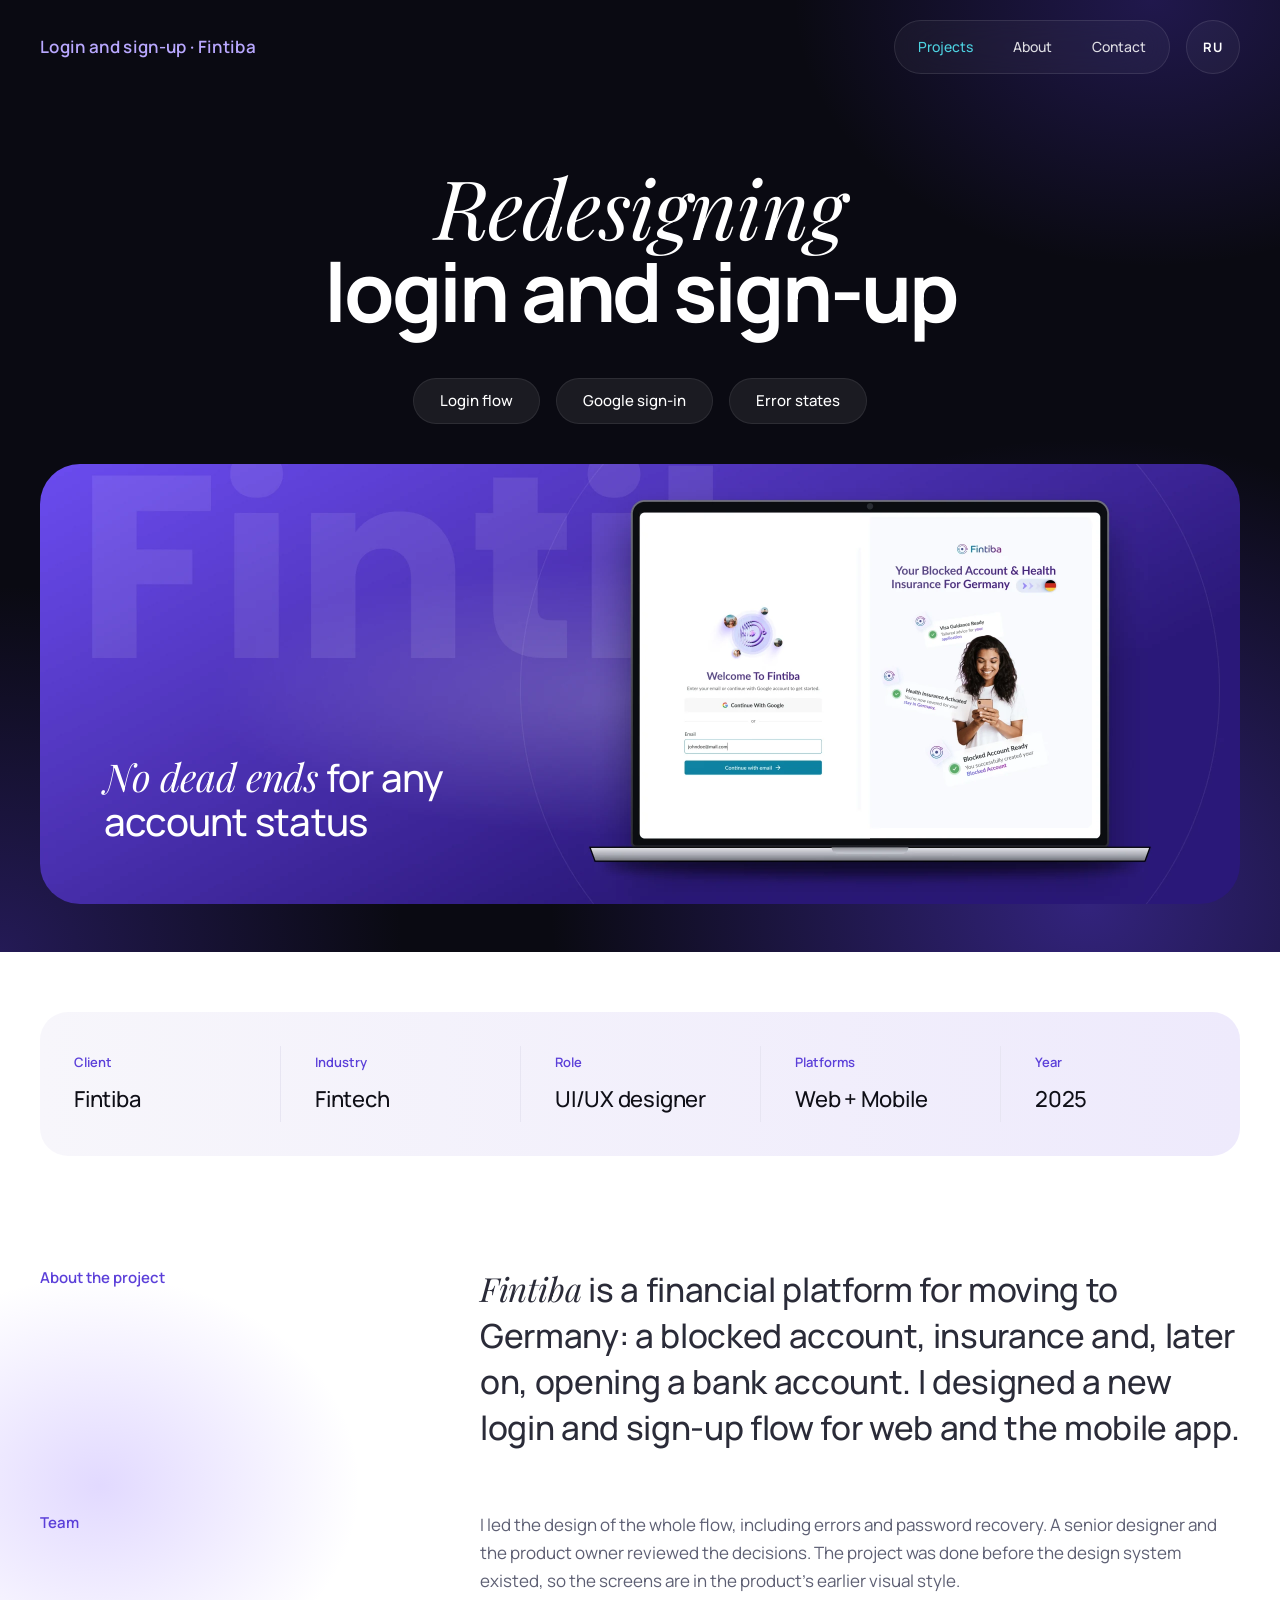
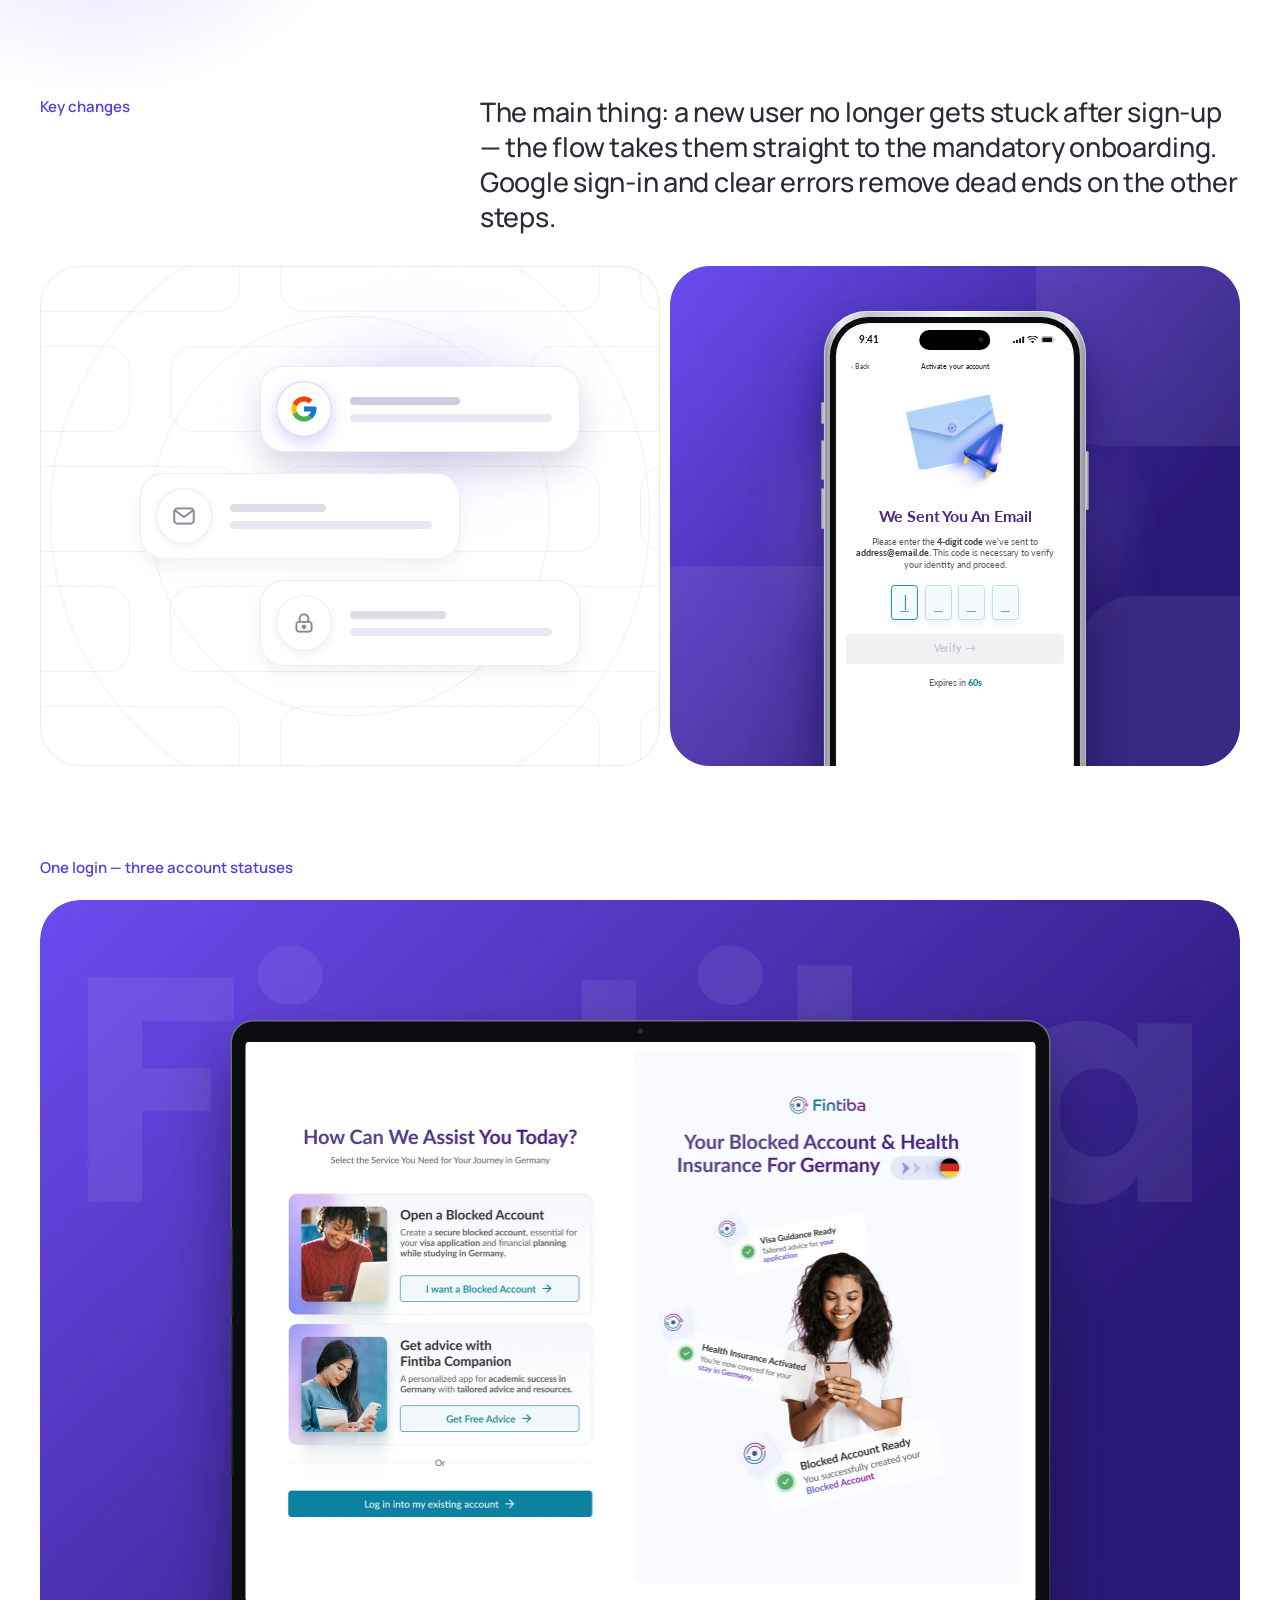
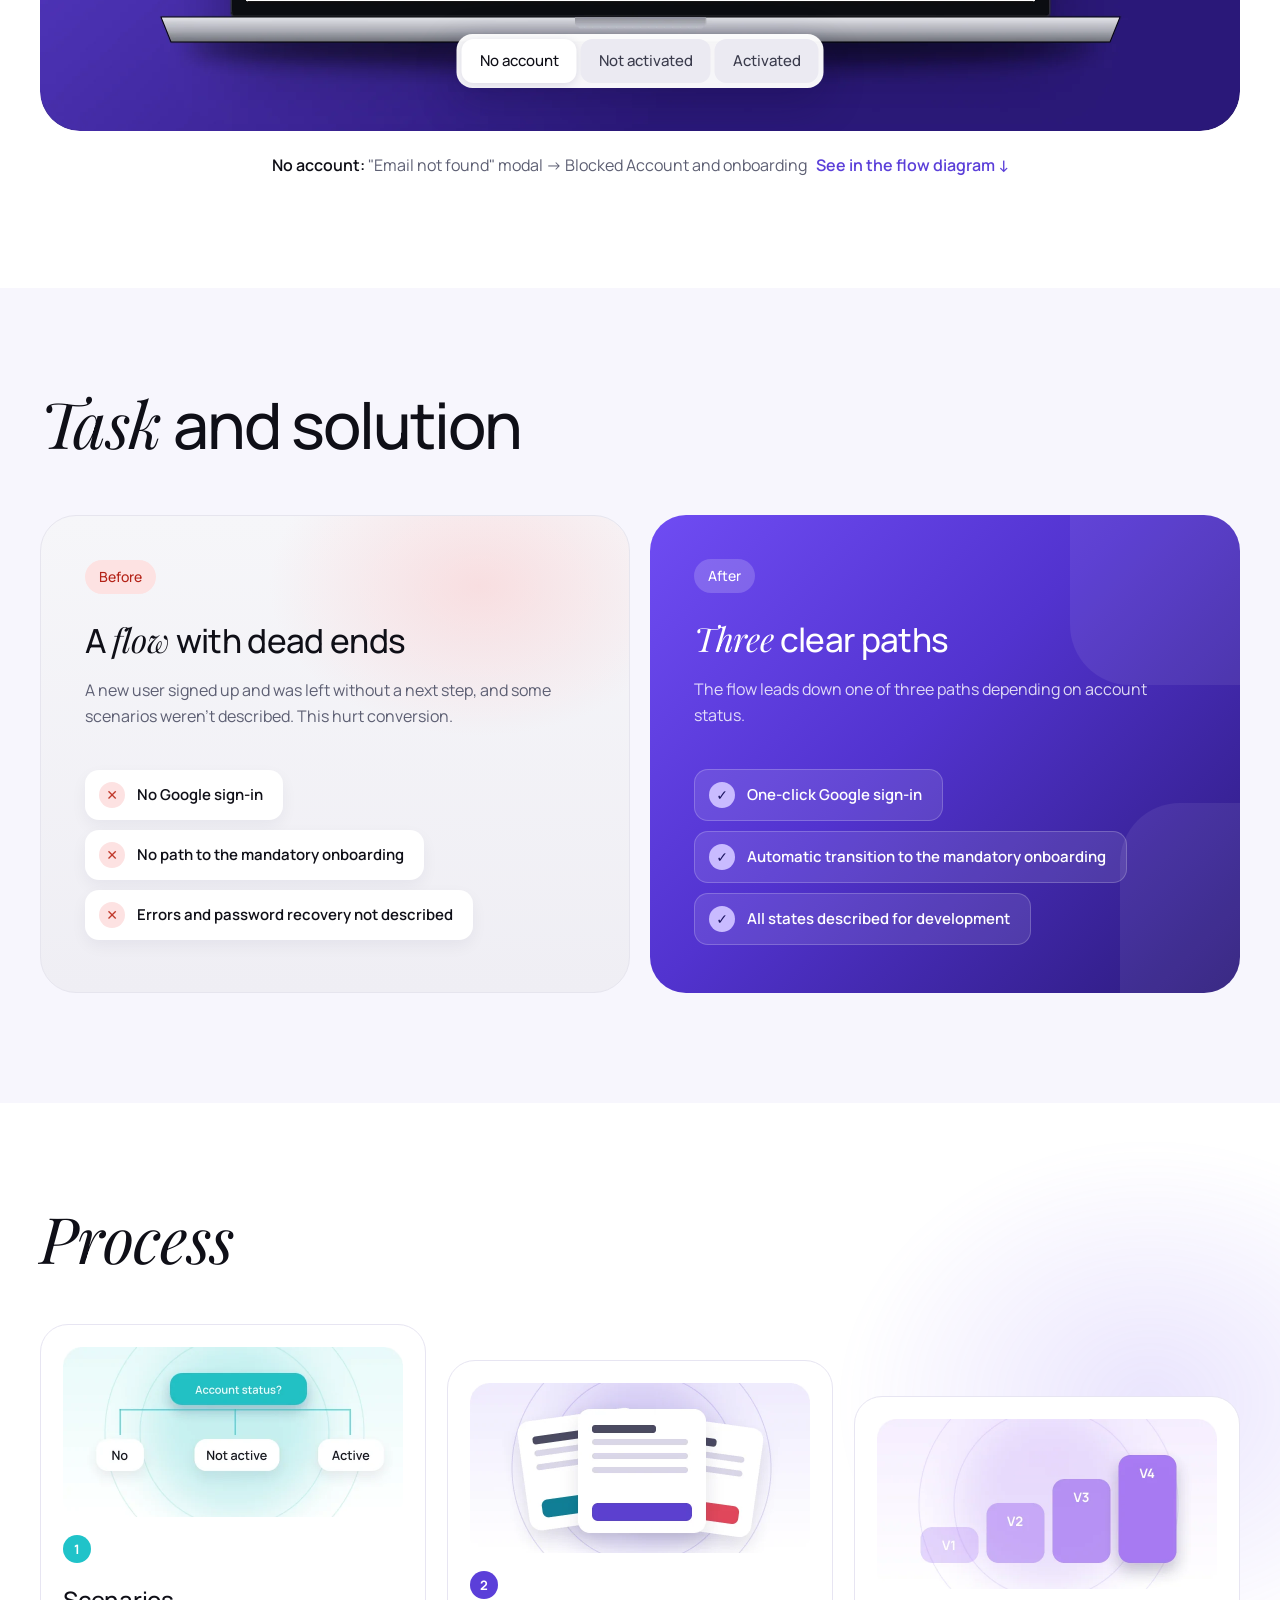
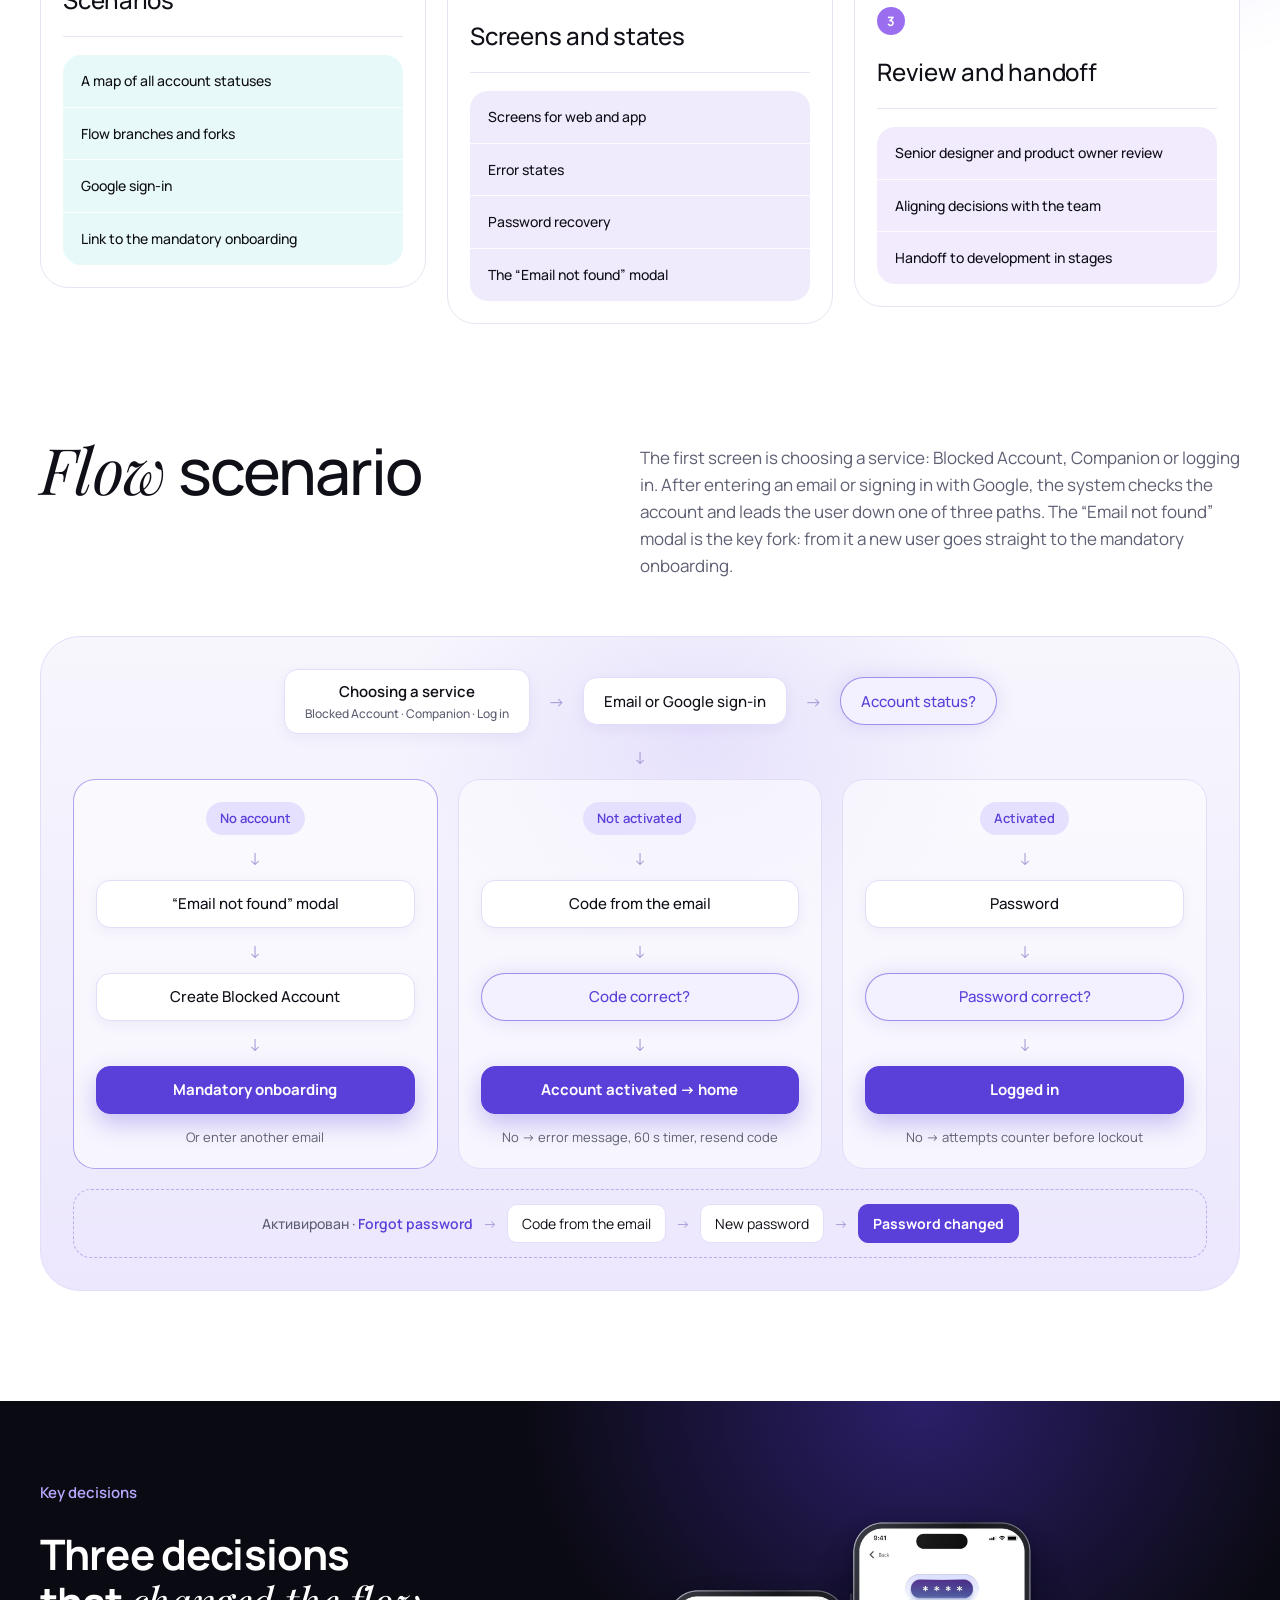
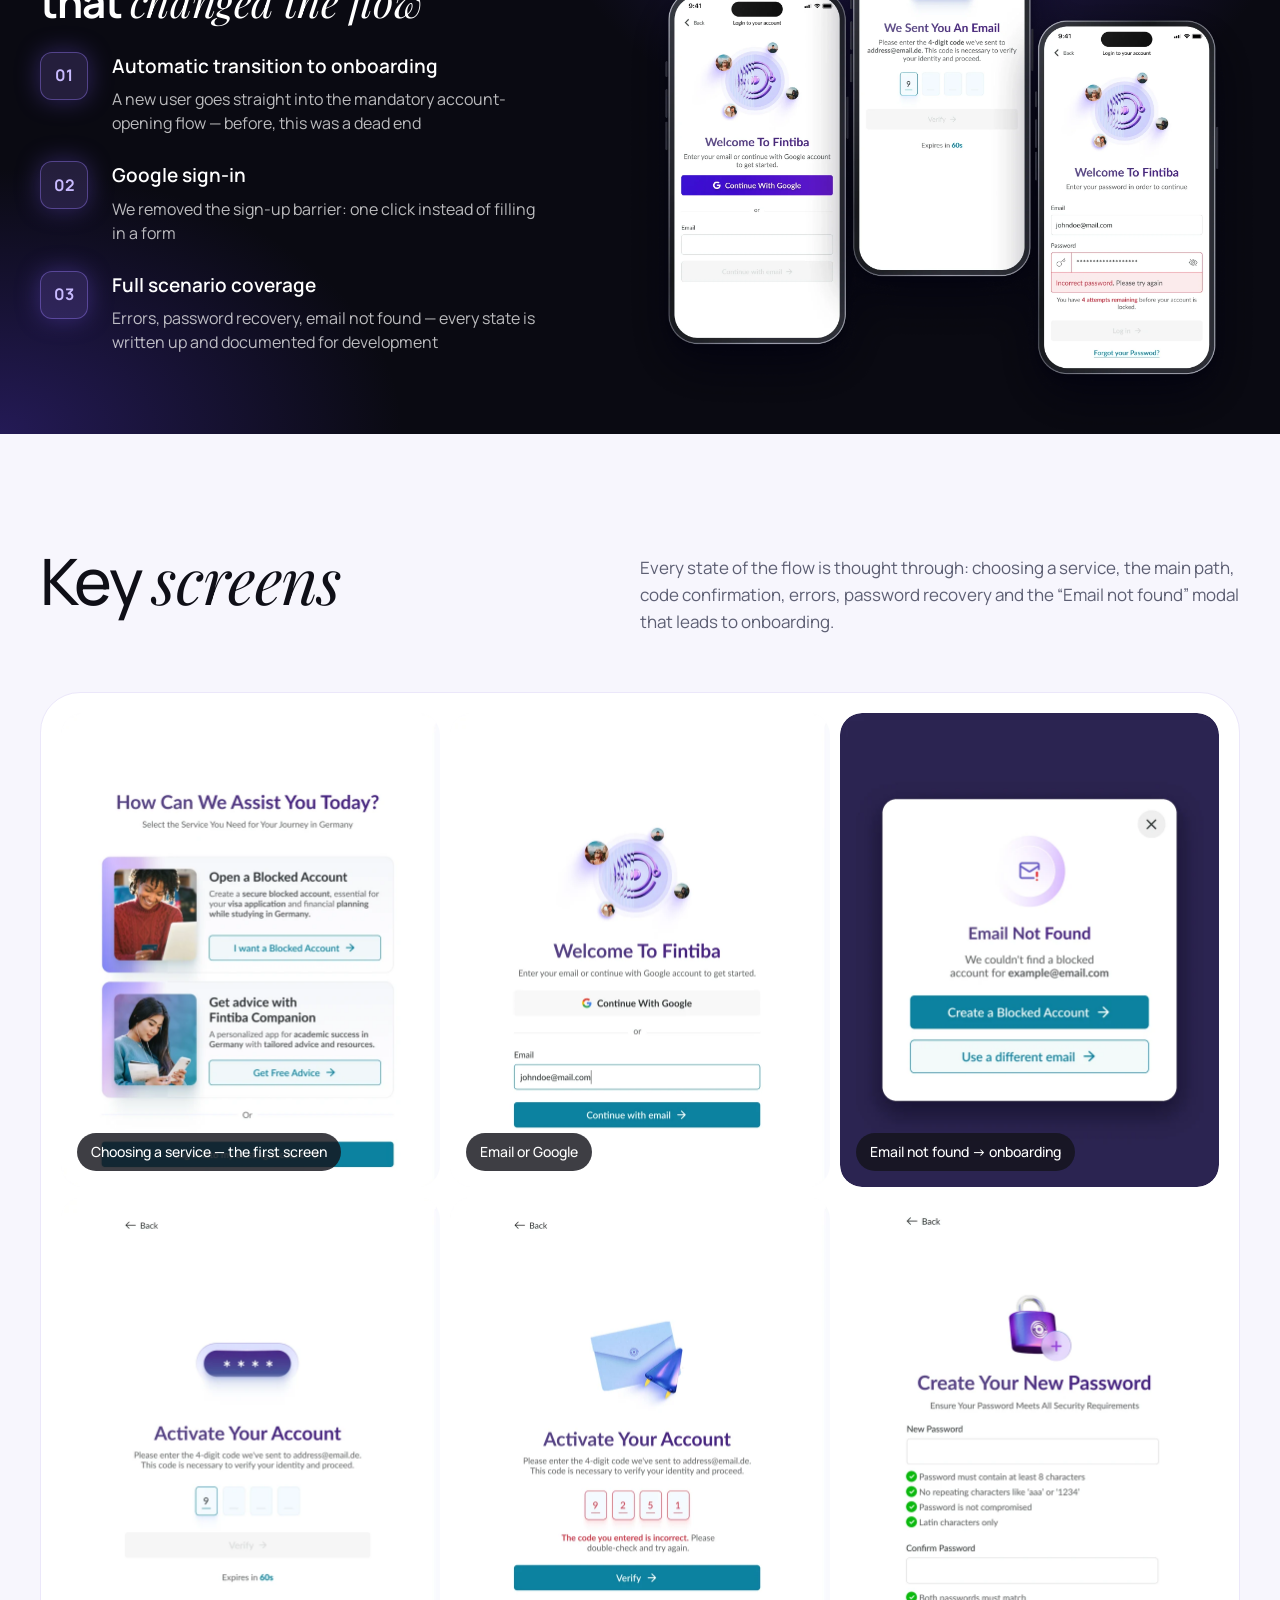
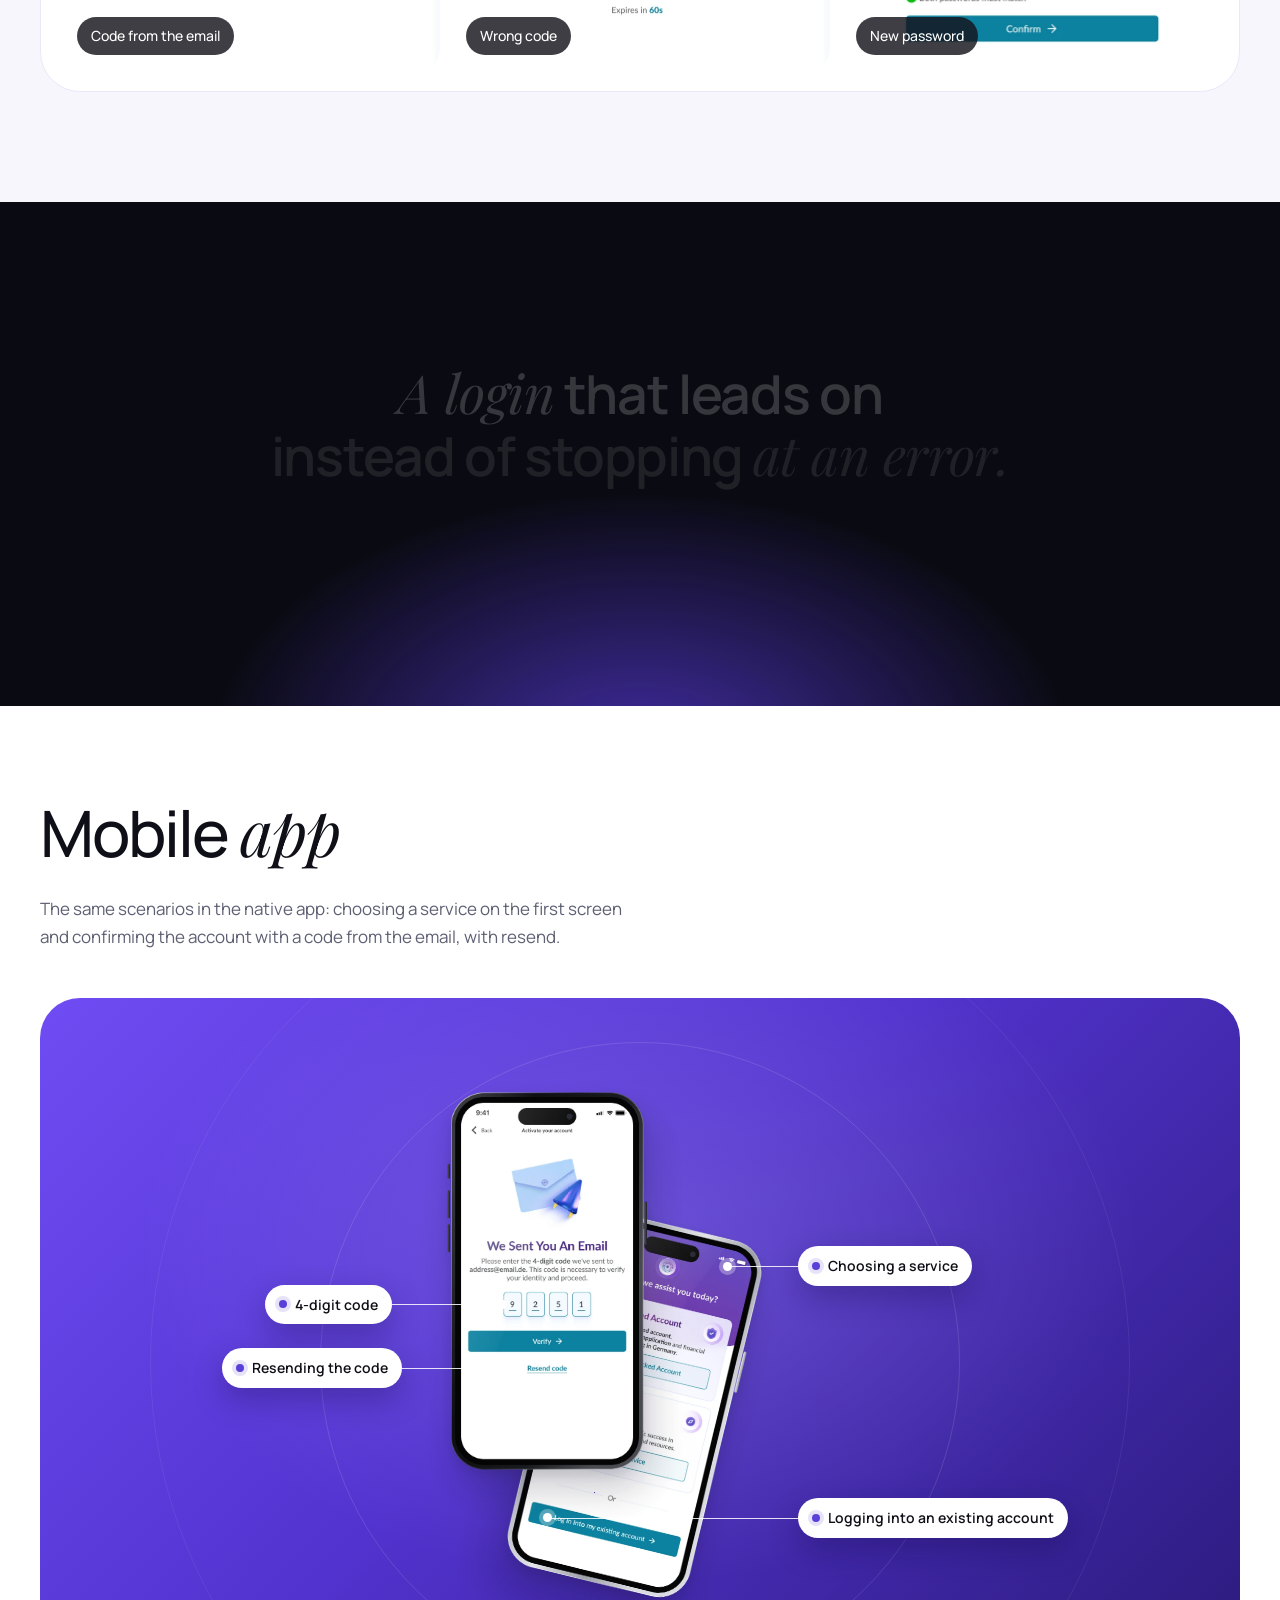
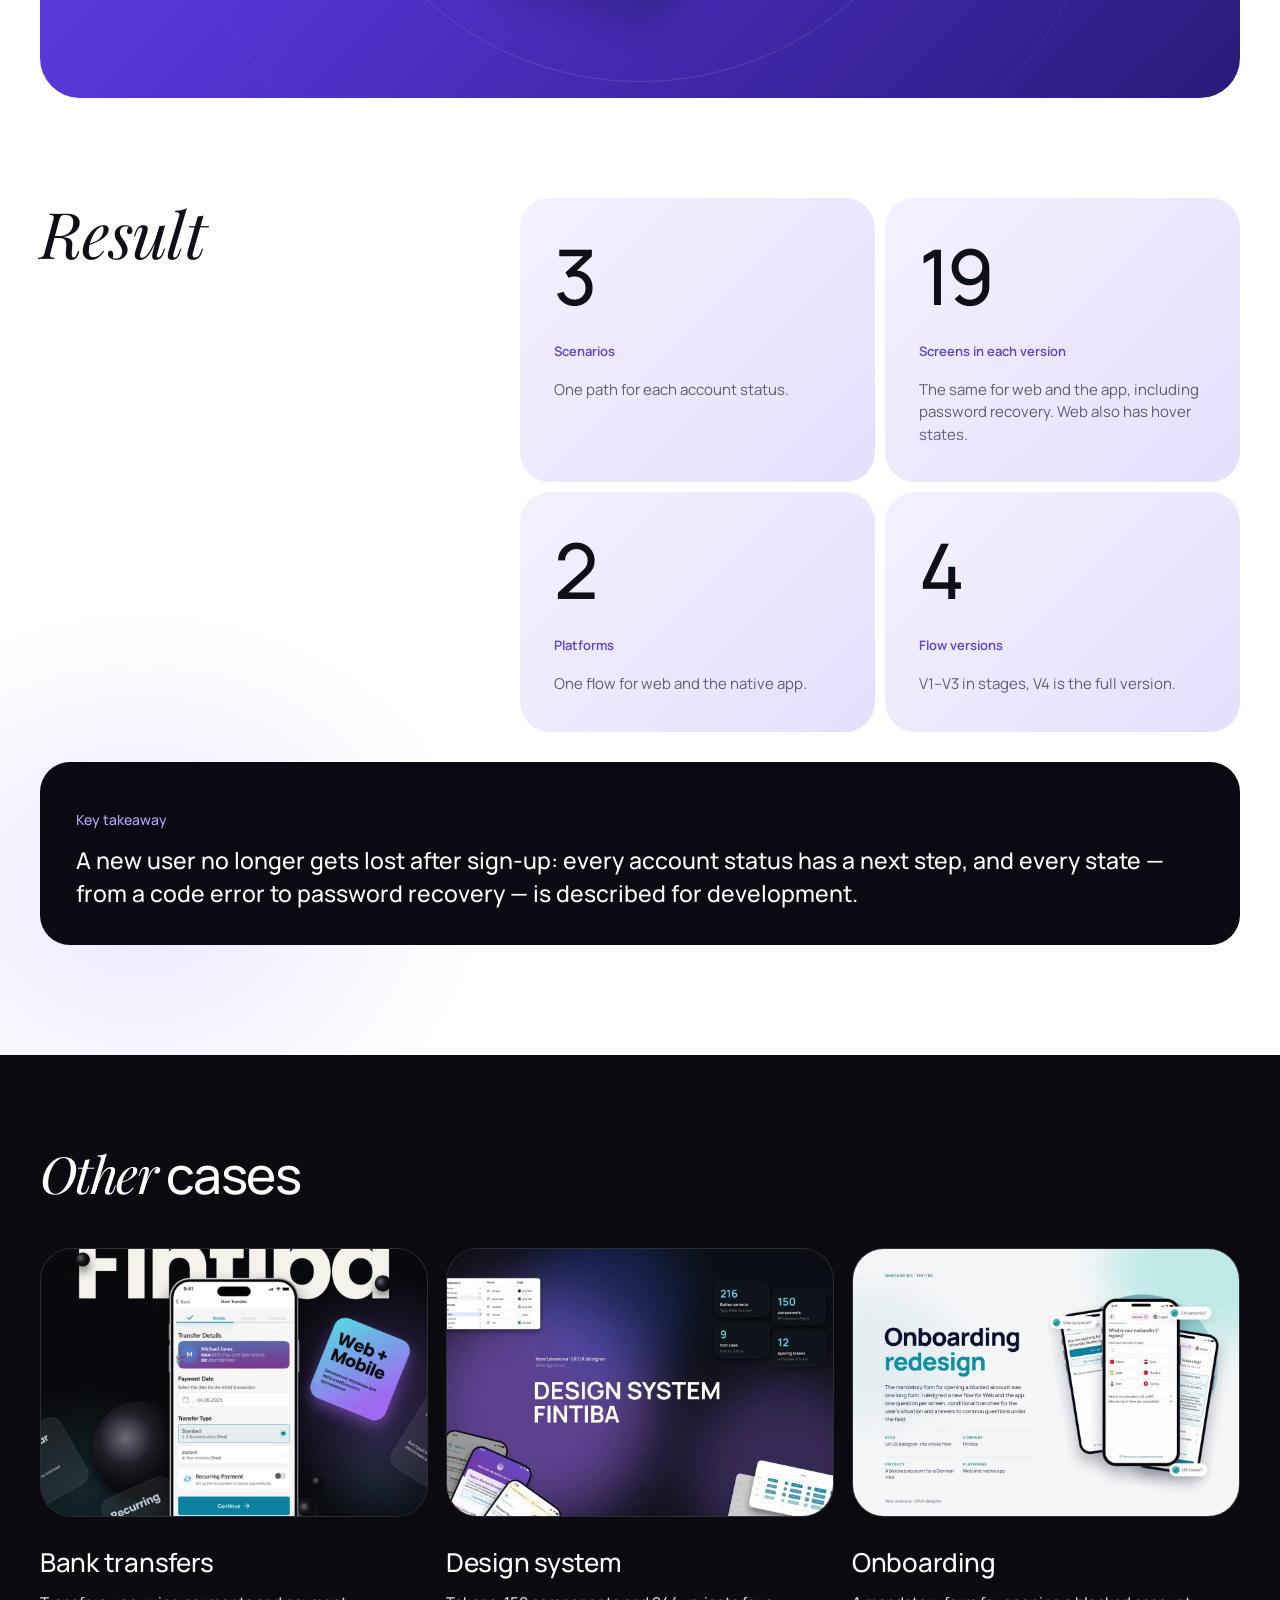
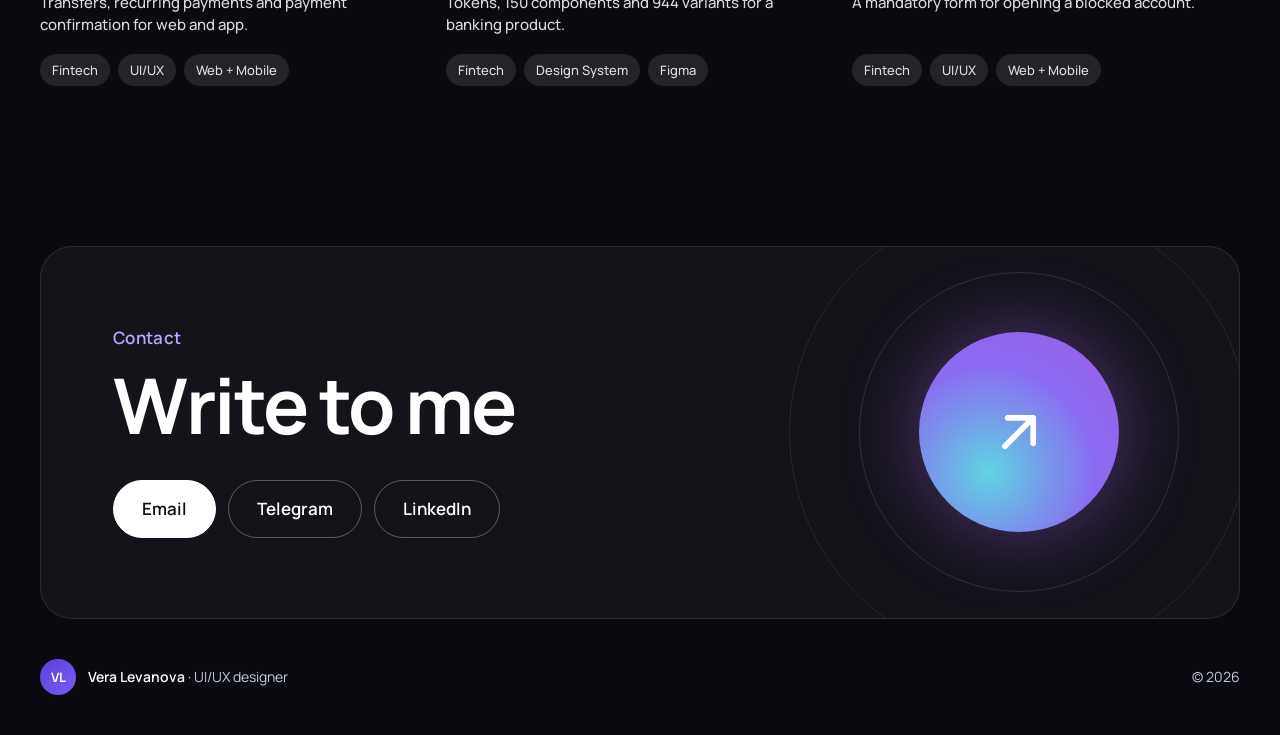
<file: en/cases/login.html>
<!doctype html>
<html lang="en">
<head>
  <meta charset="utf-8">
  <meta name="viewport" content="width=device-width, initial-scale=1">
  <title>Fintiba Login and Sign-Up Redesign — Vera Levanova</title>
  <meta name="description" content="Case study: a new login and sign-up flow for Fintiba web and mobile app — Google sign-in, three paths by account status, and an automatic handoff to the mandatory onboarding.">
  <meta property="og:title" content="Fintiba Login and Sign-Up Redesign — Vera Levanova's case study">
  <meta property="og:description" content="No dead ends for any account status: Google sign-in, clear error states, and an automatic handoff to onboarding.">
  <meta property="og:type" content="article">
  <meta property="og:image" content="https://veralevanova.github.io/assets/img/login/og-login.jpg">
  <meta property="og:image:width" content="1200">
  <meta property="og:image:height" content="630">
  <meta property="og:url" content="https://veralevanova.github.io/en/cases/login.html">
  <meta name="twitter:card" content="summary_large_image">
  <link rel="canonical" href="https://veralevanova.github.io/en/cases/login.html">
  <meta name="theme-color" content="#0a0a12">
  <link rel="alternate" hreflang="ru" href="https://veralevanova.github.io/cases/login.html">
  <link rel="alternate" hreflang="en" href="https://veralevanova.github.io/en/cases/login.html">
  <link rel="icon" href="../../assets/img/favicon.svg" type="image/svg+xml">
  <link rel="preconnect" href="https://fonts.googleapis.com">
  <link rel="preconnect" href="https://fonts.gstatic.com" crossorigin>
  <link href="https://fonts.googleapis.com/css2?family=Lato:wght@400;700;900&family=Manrope:wght@400;500;600;700;800&family=Playfair+Display:ital,wght@1,400&display=swap" rel="stylesheet">
  <link rel="stylesheet" href="../../assets/css/site.css?v=1793600400">
  <link rel="stylesheet" href="../../assets/css/case-login.css?v=1793600400">
  <link rel="stylesheet" href="../../assets/css/case-head.css?v=1793600400">
  <script>if(!matchMedia('(prefers-reduced-motion: reduce)').matches)document.documentElement.classList.add('lg-anim')</script>
</head>
<body class="lg-page">
  <a class="skip-link" href="#main">Skip to content</a>

  <header class="dk-head lg-head-bar">
    <div class="container">
      <a class="crumb" href="../../en/index.html#projects">Login and sign-up · Fintiba</a>
      <nav class="nav-pill" aria-label="Main navigation">
        <a href="../../en/index.html#projects" aria-current="page">Projects</a>
        <a href="../../en/index.html#about">About</a>
        <a href="#contacts">Contact</a>
      </nav>
      <a class="lang-switch" href="../../cases/login.html" hreflang="ru" lang="ru" aria-label="Русская версия">RU</a>
    </div>
  </header>

  <main id="main" class="lg">

    <!-- Hero -->
    <section class="lg-hero">
      <div class="container">
        <h1><em class="l1">Redesigning</em> <span class="l2">login and sign-up</span></h1>
        <ul class="lg-tags" aria-label="Tags"><li>Login flow</li><li>Google sign-in</li><li>Error states</li></ul>
        <div class="lg-hero__row">
          <div>
            <p class="lg-hero__lead"><em>No dead ends</em> for any account status</p>
          </div>
          <div class="lg-hero__visual">
            <img src="../../assets/img/login/hero-plate.webp?v=1793470526" width="2400" height="880" alt="Laptop showing the Fintiba login screen: sign in by email or via Google" fetchpriority="high">
          </div>
        </div>
      </div>
    </section>

    <!-- Passport -->
    <section class="lg-passport" aria-label="Project at a glance">
      <div class="container">
        <dl data-rv>
          <div><dt>Client</dt><dd>Fintiba</dd></div>
          <div><dt>Industry</dt><dd>Fintech</dd></div>
          <div><dt>Role</dt><dd>UI/UX designer</dd></div>
          <div><dt>Platforms</dt><dd>Web + Mobile</dd></div>
          <div><dt>Year</dt><dd>2025</dd></div>
        </dl>
      </div>
    </section>

    <!-- About the project -->
    <section class="lg-about">
      <div class="container">
        <div class="grid">
          <p class="lg-label">About the project</p>
          <p class="big" data-rv><em>Fintiba</em> is a financial platform for moving to Germany: a blocked account, insurance and, later on, opening a bank account. I designed a new login and sign-up flow for web and the mobile app.</p>
        </div>
        <div class="grid row2">
          <p class="lg-label">Team</p>
          <p class="team" data-rv>I led the design of the whole flow, including errors and password recovery. A senior designer and the product owner reviewed the decisions. The project was done before the design system existed, so the screens are in the product's earlier visual style.</p>
        </div>
      </div>
    </section>

    <!-- Key changes -->
    <section class="lg-visuals">
      <div class="container">
        <div class="lg-head">
          <p class="lg-label">Key changes</p>
          <p class="lead">The main thing: a new user no longer gets stuck after sign-up — the flow takes them straight to the mandatory onboarding. Google sign-in and clear errors remove dead ends on the other steps.</p>
        </div>
        <div class="lg-duo">
          <img src="../../assets/img/login/vis-chips.webp" width="1240" height="1000" alt="Three sign-in methods: Google, email, and password" loading="lazy" data-rv>
          <div class="lg-proto" data-rv>
            <img class="lg-proto__bg" src="../../assets/img/login/vis-card-bg.webp" width="1140" height="1000" alt="" loading="lazy">
            <noscript><img class="lg-proto__static" src="../../assets/img/login/vis-phone.webp?v=3" width="1140" height="1000" alt="Phone showing a code entry screen with an error hint"></noscript>
            <div class="lg-proto__stage" role="img" aria-label="App screen animation: the user enters a code from an email, sees a wrong-code error, enters the correct code on the second try, and sees the 'Welcome To Fintiba' screen">
              <div class="lg-ph" aria-hidden="true">
                <i class="lg-ph__side lg-ph__side--a"></i><i class="lg-ph__side lg-ph__side--b"></i><i class="lg-ph__side lg-ph__side--c"></i><i class="lg-ph__side lg-ph__side--d"></i>
                <div class="lg-ph__scr">
                  <span class="lg-ph__island"></span>
                  <div class="lg-ph__bar"><b>9:41</b><svg viewBox="0 0 68 12" fill="#111"><rect x="0" y="8" width="3" height="4" rx="1"/><rect x="5" y="6" width="3" height="6" rx="1"/><rect x="10" y="3.5" width="3" height="8.5" rx="1"/><rect x="15" y="1" width="3" height="11" rx="1"/><path d="M31.5 11.6 28.8 8.9a3.8 3.8 0 0 1 5.4 0zM26.9 7a6.5 6.5 0 0 1 9.2 0l1.3-1.3a8.4 8.4 0 0 0-11.8 0zM24 4.1a10.6 10.6 0 0 1 15 0l1.3-1.3a12.5 12.5 0 0 0-17.6 0z"/><rect x="45.5" y=".8" width="19" height="10.4" rx="3" fill="none" stroke="#111" stroke-opacity=".45"/><rect x="47.2" y="2.5" width="15.6" height="7" rx="1.6"/><path d="M66 4.2v3.6a1.9 1.9 0 0 0 0-3.6z" fill-opacity=".45"/></svg></div>
                  <div class="lg-ph__nav"><span>‹ Back</span><span>Activate your account</span><span></span></div>
                  <img class="lg-ph__env" src="../../assets/img/login/envelope.webp" width="682" height="629" alt="">
                  <p class="lg-ph__t">We Sent You An Email</p>
                  <p class="lg-ph__p">Please enter the <b>4-digit code</b> we've sent to <b>address@email.de.</b> This code is necessary to verify your identity and proceed.</p>
                  <div class="lg-ph__code"><span></span><span></span><span></span><span></span></div>
                  <p class="lg-ph__err"><b>The code you entered is incorrect.</b> Please double-check and try again.</p>
                  <div class="lg-ph__btn">Verify <span>→</span></div>
                  <p class="lg-ph__exp">Expires in <b>60s</b></p>
                  <div class="lg-ph__ok" aria-hidden="true">
                    <div class="lg-ph__nav"><span>‹ Back</span><span>Activate your account</span><span></span></div>
                    <span class="lg-ph__check"><svg viewBox="0 0 24 24"><path d="M5 12.5l4.5 4.5L19 7.5"/></svg></span>
                    <p class="lg-ph__t">Welcome To Fintiba</p>
                    <p>Your Account Was Successfully Created</p>
                  </div>
                </div>
              </div>
            </div>
          </div>
        </div>
      </div>
    </section>

    <!-- Main screen: account status switcher -->
    <section class="lg-main" aria-labelledby="sw-title">
      <div class="container">
        <h2 id="sw-title" class="lg-label" style="margin-bottom:20px">One login — three account statuses</h2>
        <div class="lg-switch" data-rv>
          <img class="lg-switch__base" src="../../assets/img/login/main-card.webp" width="2400" height="1662" alt="" loading="lazy">
          <div class="lg-switch__screen" id="sw-screen" role="tabpanel" aria-live="polite">
            <img class="is-on" src="../../assets/img/login/state-1.webp" width="1580" height="1120" alt="Service selection screen for a new user" loading="lazy">
            <img src="../../assets/img/login/state-2.webp" width="1580" height="1120" alt="Email code entry screen with a timer" loading="lazy">
            <img src="../../assets/img/login/state-3.webp" width="1580" height="1120" alt="Password entry screen with an attempt counter" loading="lazy">
          </div>
          <div class="lg-seg" role="tablist" aria-label="Account status">
            <button type="button" role="tab" aria-selected="true" aria-controls="sw-screen">No account</button>
            <button type="button" role="tab" aria-selected="false" aria-controls="sw-screen" tabindex="-1">Not activated</button>
            <button type="button" role="tab" aria-selected="false" aria-controls="sw-screen" tabindex="-1">Activated</button>
          </div>
        </div>
        <p class="lg-switch__cap" id="sw-cap"><b>No account:</b> "Email not found" modal → Blocked Account and onboarding <a class="lg-switch__link" href="#flow">See in the flow diagram ↓</a></p>
      </div>
    </section>

    <!-- Problem and solution -->
    <section class="lg-task" id="task">
      <div class="container">
        <h2 class="lg-h2"><em>Task</em> and solution</h2>
        <div class="lg-pair">
          <article class="lg-tc lg-tc--before" data-rv>
            <span class="lg-pill">Before</span>
            <h3>A <em>flow</em> with dead ends</h3>
            <p>A new user signed up and was left without a next step, and some scenarios weren't described. This hurt conversion.</p>
            <ul>
              <li><i aria-hidden="true">✕</i>No Google sign-in</li>
              <li><i aria-hidden="true">✕</i>No path to the mandatory onboarding</li>
              <li><i aria-hidden="true">✕</i>Errors and password recovery not described</li>
            </ul>
          </article>
          <article class="lg-tc lg-tc--after" data-rv>
            <span class="lg-pill">After</span>
            <h3><em>Three</em> clear paths</h3>
            <p>The flow leads down one of three paths depending on account status.</p>
            <ul>
              <li><i aria-hidden="true">✓</i>One-click Google sign-in</li>
              <li><i aria-hidden="true">✓</i>Automatic transition to the mandatory onboarding</li>
              <li><i aria-hidden="true">✓</i>All states described for development</li>
            </ul>
          </article>
        </div>
      </div>
    </section>

    <!-- Process -->
    <section class="lg-process" id="process">
      <div class="container">
        <h2 class="lg-h2"><em>Process</em></h2>
        <div class="lg-steps">
          <article class="lg-step" data-rv>
            <img src="../../assets/img/login/proc-1-en.webp?v=1793480500" width="680" height="340" alt="" loading="lazy">
            <span class="num">1</span>
            <h3>Scenarios</h3>
            <ul><li>A map of all account statuses</li><li>Flow branches and forks</li><li>Google sign-in</li><li>Link to the mandatory onboarding</li></ul>
          </article>
          <article class="lg-step" data-rv>
            <img src="../../assets/img/login/proc-2.webp" width="680" height="340" alt="" loading="lazy">
            <span class="num">2</span>
            <h3>Screens and states</h3>
            <ul><li>Screens for web and app</li><li>Error states</li><li>Password recovery</li><li>The “Email not found” modal</li></ul>
          </article>
          <article class="lg-step" data-rv>
            <img src="../../assets/img/login/proc-3.webp" width="680" height="340" alt="" loading="lazy">
            <span class="num">3</span>
            <h3>Review and handoff</h3>
            <ul><li>Senior designer and product owner review</li><li>Aligning decisions with the team</li><li>Handoff to development in stages</li></ul>
          </article>
        </div>
        <p class="lg-swipe">Swipe cards sideways →</p>
      </div>
    </section>

    <!-- Flow scenario -->
    <section class="lg-flow-sec" id="flow">
      <div class="container">
        <div class="lg-head">
          <h2 class="lg-h2"><em>Flow</em> scenario</h2>
          <p class="lg-sub">The first screen is choosing a service: Blocked Account, Companion or logging in. After entering an email or signing in with Google, the system checks the account and leads the user down one of three paths. The “Email not found” modal is the key fork: from it a new user goes straight to the mandatory onboarding.</p>
        </div>
        <div class="lg-flow" data-rv role="img" aria-label="Flow diagram: the first screen is service selection. After entering an email or signing in via Google, the account status is checked. No account — 'Email not found' modal, create Blocked Account, mandatory onboarding. Not activated — account created but not confirmed: email code, code verification, activation and redirect to the home screen. Activated — password, password check, sign in; if the password is forgotten — email code, new password, password changed.">
          <div class="lg-flow__top">
            <span class="lg-node lg-node--start">Choosing a service<small>Blocked Account · Companion · Log in</small></span>
            <span class="lg-arrow" aria-hidden="true">→</span>
            <span class="lg-node">Email or Google sign-in</span>
            <span class="lg-arrow" aria-hidden="true">→</span>
            <span class="lg-node lg-node--q">Account status?</span>
          </div>
          <p class="lg-arrow" aria-hidden="true">↓</p>
          <div class="lg-branches">
            <div class="lg-branch">
              <span class="btag">No account</span><span class="lg-arrow">↓</span>
              <span class="lg-node">“Email not found” modal</span><span class="lg-arrow">↓</span>
              <span class="lg-node">Create Blocked Account</span><span class="lg-arrow">↓</span>
              <span class="lg-node lg-node--end">Mandatory onboarding</span>
              <span class="bnote">Or enter another email</span>
            </div>
            <div class="lg-branch">
              <span class="btag">Not activated</span><span class="lg-arrow">↓</span>
              <span class="lg-node">Code from the email</span><span class="lg-arrow">↓</span>
              <span class="lg-node lg-node--q">Code correct?</span><span class="lg-arrow">↓</span>
              <span class="lg-node lg-node--end">Account activated → home</span>
              <span class="bnote">No → error message, 60 s timer, resend code</span>
            </div>
            <div class="lg-branch">
              <span class="btag">Activated</span><span class="lg-arrow">↓</span>
              <span class="lg-node">Password</span><span class="lg-arrow">↓</span>
              <span class="lg-node lg-node--q">Password correct?</span><span class="lg-arrow">↓</span>
              <span class="lg-node lg-node--end">Logged in</span>
              <span class="bnote">No → attempts counter before lockout</span>
            </div>
          </div>
          <div class="lg-fsub" aria-label="Password recovery from the 'Activated' branch">
            <span class="lg-fsub__t">Forgot password</span><i aria-hidden="true">→</i>
            <span class="lg-fsub__c">Code from the email</span><i aria-hidden="true">→</i><span class="lg-fsub__c">New password</span><i aria-hidden="true">→</i><span class="lg-fsub__c lg-fsub__c--end">Password changed</span>
          </div>
        </div>
      </div>
    </section>

    <!-- Key decisions -->
    <section class="lg-dec" id="decisions">
      <div class="container">
        <div class="lg-dec__text">
          <p class="lg-label">Key decisions</p>
          <h2>Three decisions <br>that <em>changed the flow</em></h2>
          <ol>
            <li data-rv><span class="n">01</span><div><h3>Automatic transition to onboarding</h3><p>A new user goes straight into the mandatory account-opening flow — before, this was a dead end</p></div></li>
            <li data-rv><span class="n">02</span><div><h3>Google sign-in</h3><p>We removed the sign-up barrier: one click instead of filling in a form</p></div></li>
            <li data-rv><span class="n">03</span><div><h3>Full scenario coverage</h3><p>Errors, password recovery, email not found — every state is written up and documented for development</p></div></li>
          </ol>
        </div>
        <div class="lg-dec__phones" data-par="0.12">
          <img src="../../assets/img/login/phones.webp?v=1793468694" width="2198" height="1859" alt="Three app screens: Google sign-in, email code entry, password error with attempt counter" loading="lazy" data-zoom>
        </div>
      </div>
    </section>

    <!-- Key screens -->
    <section class="lg-screens">
      <div class="container">
        <div class="lg-head">
          <h2 class="lg-h2">Key <em>screens</em></h2>
          <p class="lg-sub">Every state of the flow is thought through: choosing a service, the main path, code confirmation, errors, password recovery and the “Email not found” modal that leads to onboarding.</p>
        </div>
        <div class="lg-gallery" data-rv>
          <figure><img src="../../assets/img/login/scr-6.webp" width="760" height="950" alt="Service selection screen: open a Blocked Account or get a consultation" loading="lazy" data-zoom><figcaption>Choosing a service — the first screen</figcaption></figure>
          <figure><img src="../../assets/img/login/scr-1.webp" width="760" height="950" alt="Login screen: continue with Google or enter email" loading="lazy" data-zoom><figcaption>Email or Google</figcaption></figure>
          <figure><img src="../../assets/img/login/scr-5.webp" width="760" height="950" alt="'Email Not Found' modal: create a Blocked Account or enter a different email" loading="lazy" data-zoom><figcaption>Email not found → onboarding</figcaption></figure>
          <figure><img src="../../assets/img/login/scr-2.webp" width="760" height="950" alt="Account activation screen: enter the code from the email" loading="lazy" data-zoom><figcaption>Code from the email</figcaption></figure>
          <figure><img src="../../assets/img/login/scr-3.webp" width="760" height="950" alt="Account activation screen with an incorrect code message" loading="lazy" data-zoom><figcaption>Wrong code</figcaption></figure>
          <figure><img src="../../assets/img/login/scr-4.webp?v=2" width="760" height="950" alt="New password screen: password requirements met, both passwords match" loading="lazy" data-zoom><figcaption>New password</figcaption></figure>
        </div>
      </div>
    </section>

    <!-- Manifest -->
    <section class="lg-manifest" aria-label="Key takeaway">
      <div class="container">
        <p data-rv><em>A login</em> that leads on <br><span class="dim">instead of stopping <em>at an error.</em></span></p>
      </div>
    </section>

    <!-- Mobile app -->
    <section class="lg-mobile">
      <div class="container">
        <h2 class="lg-h2">Mobile <em>app</em></h2>
        <p class="lg-sub">The same scenarios in the native app: choosing a service on the first screen and confirming the account with a code from the email, with resend.</p>
        <div class="lg-mcard" data-rv>
          <div class="lg-duo-ph" role="img" aria-label="Two phones: email code entry screen with resend and service selection screen">
            <img class="lg-duo-ph__sizer" src="../../assets/img/login/mob-bg.webp" width="1630" height="1790" alt="" aria-hidden="true">
            <img class="lg-duo-ph__s" src="../../assets/img/login/mob-silver.webp?v=1793468365" width="1134" height="1540" alt="" loading="lazy">
            <img class="lg-duo-ph__b" src="../../assets/img/login/mob-black.webp" width="944" height="1424" alt="" loading="lazy">
            <span class="lg-call lg-call--l" style="--x:27%;--y:37.6%;--i:0"><i></i>4-digit code</span>
            <span class="lg-call lg-call--l" style="--x:28.6%;--y:47.3%;--i:1"><i></i>Resending the code</span>
            <span class="lg-call lg-call--r" style="--x:71%;--y:37.4%;--len:70px;--i:2"><i></i>Choosing a service</span>
            <span class="lg-call lg-call--r" style="--x:41%;--y:75.6%;--len:250px;--i:3"><i></i>Logging into an existing account</span>
          </div>
        </div>
      </div>
    </section>

    <!-- Result -->
    <section class="lg-result" id="result">
      <div class="container">
        <div class="top">
          <h2 class="lg-h2"><em>Result</em></h2>
          <div class="lg-stats">
            <div class="lg-stat" data-rv><span class="big" data-count>3</span><span class="k">Scenarios</span><p>One path for each account status.</p></div>
            <div class="lg-stat" data-rv><span class="big" data-count>19</span><span class="k">Screens in each version</span><p>The same for web and the app, including password recovery. Web also has hover states.</p></div>
            <div class="lg-stat" data-rv><span class="big" data-count>2</span><span class="k">Platforms</span><p>One flow for web and the native app.</p></div>
            <div class="lg-stat" data-rv><span class="big" data-count>4</span><span class="k">Flow versions</span><p>V1–V3 in stages, V4 is the full version.</p></div>
          </div>
        </div>
        <div class="lg-takeaway" data-rv>
          <p class="lg-label">Key takeaway</p>
          <p>A new user no longer gets lost after sign-up: every account status has a next step, and every state — from a code error to password recovery — is described for development.</p>
        </div>
      </div>
    </section>

  </main>

  <!-- Other cases -->
  <section class="lg-more" aria-labelledby="more-title">
    <div class="container">
      <h2 id="more-title" class="lg-more__h"><em>Other</em> cases</h2>
      <ul class="lg-more__grid">
        <li><a class="lg-more__card" href="transfers.html">
          <span class="lg-more__img"><img src="../../assets/img/cover-transfers.webp?v=1793110050" width="1156" height="800" alt="" loading="lazy"></span>
          <h3>Bank transfers</h3>
          <p>Transfers, recurring payments and payment confirmation for web and app.</p>
          <span class="lg-more__tags"><span>Fintech</span><span>UI/UX</span><span>Web + Mobile</span></span>
        </a></li>
        <li><a class="lg-more__card" href="design-system.html">
          <span class="lg-more__img"><img src="../../assets/img/cover-ds-en.webp?v=1793500000" width="1156" height="800" alt="" loading="lazy"></span>
          <h3>Design system</h3>
          <p>Tokens, 150 components and 944 variants for a banking product.</p>
          <span class="lg-more__tags"><span>Fintech</span><span>Design System</span><span>Figma</span></span>
        </a></li>
        <li><a class="lg-more__card" href="onboarding.html">
          <span class="lg-more__img"><img src="../../assets/img/cover-onb-en.webp?v=1793467786" width="1156" height="800" alt="" loading="lazy"></span>
          <h3>Onboarding</h3>
          <p>A mandatory form for opening a blocked account.</p>
          <span class="lg-more__tags"><span>Fintech</span><span>UI/UX</span><span>Web + Mobile</span></span>
        </a></li>
      </ul>
    </div>
  </section>

  <footer class="contacts" id="contacts">
    <div class="container">
      <div class="contact-card">
        <p class="eyebrow">Contact</p>
        <h2>Write to me</h2>
        <div class="contact-actions">
          <a class="btn btn--solid" href="mailto:veralevanova27@gmail.com">Email</a>
          <a class="btn" href="https://t.me/verra_lv" target="_blank" rel="noopener">Telegram</a>
          <a class="btn" href="https://www.linkedin.com/in/vera-levanova-6b0aa3266" target="_blank" rel="noopener">LinkedIn</a>
        </div>
        <a class="orb" href="https://t.me/verra_lv" target="_blank" rel="noopener" aria-label="Message on Telegram">
          <svg viewBox="0 0 24 24" fill="none" stroke="#fff" stroke-width="2" stroke-linecap="round" stroke-linejoin="round" aria-hidden="true"><path d="M7 17 17 7M8 7h9v9"/></svg>
        </a>
      </div>
      <div class="site-footer lg-sign">
        <span class="lg-sign__me"><span class="lg-sign__ava" aria-hidden="true">VL</span><span><b>Vera Levanova</b> · UI/UX designer</span></span>
        <span>© 2026</span>
      </div>
    </div>
  </footer>
  <button class="to-top" type="button" aria-label="Back to top">
    <svg viewBox="0 0 24 24" fill="none" stroke="currentColor" stroke-width="2" stroke-linecap="round" stroke-linejoin="round" aria-hidden="true"><path d="M12 19V5M5 12l7-7 7 7"/></svg>
  </button>
  <script src="../../assets/js/back-to-top.js?v=1793024640" defer></script>
  <script src="../../assets/js/cases-en.js?v=1793500700" defer></script>
  <script src="../../assets/js/login-en.js?v=1793480500" defer></script>
</body>
</html>
</file>
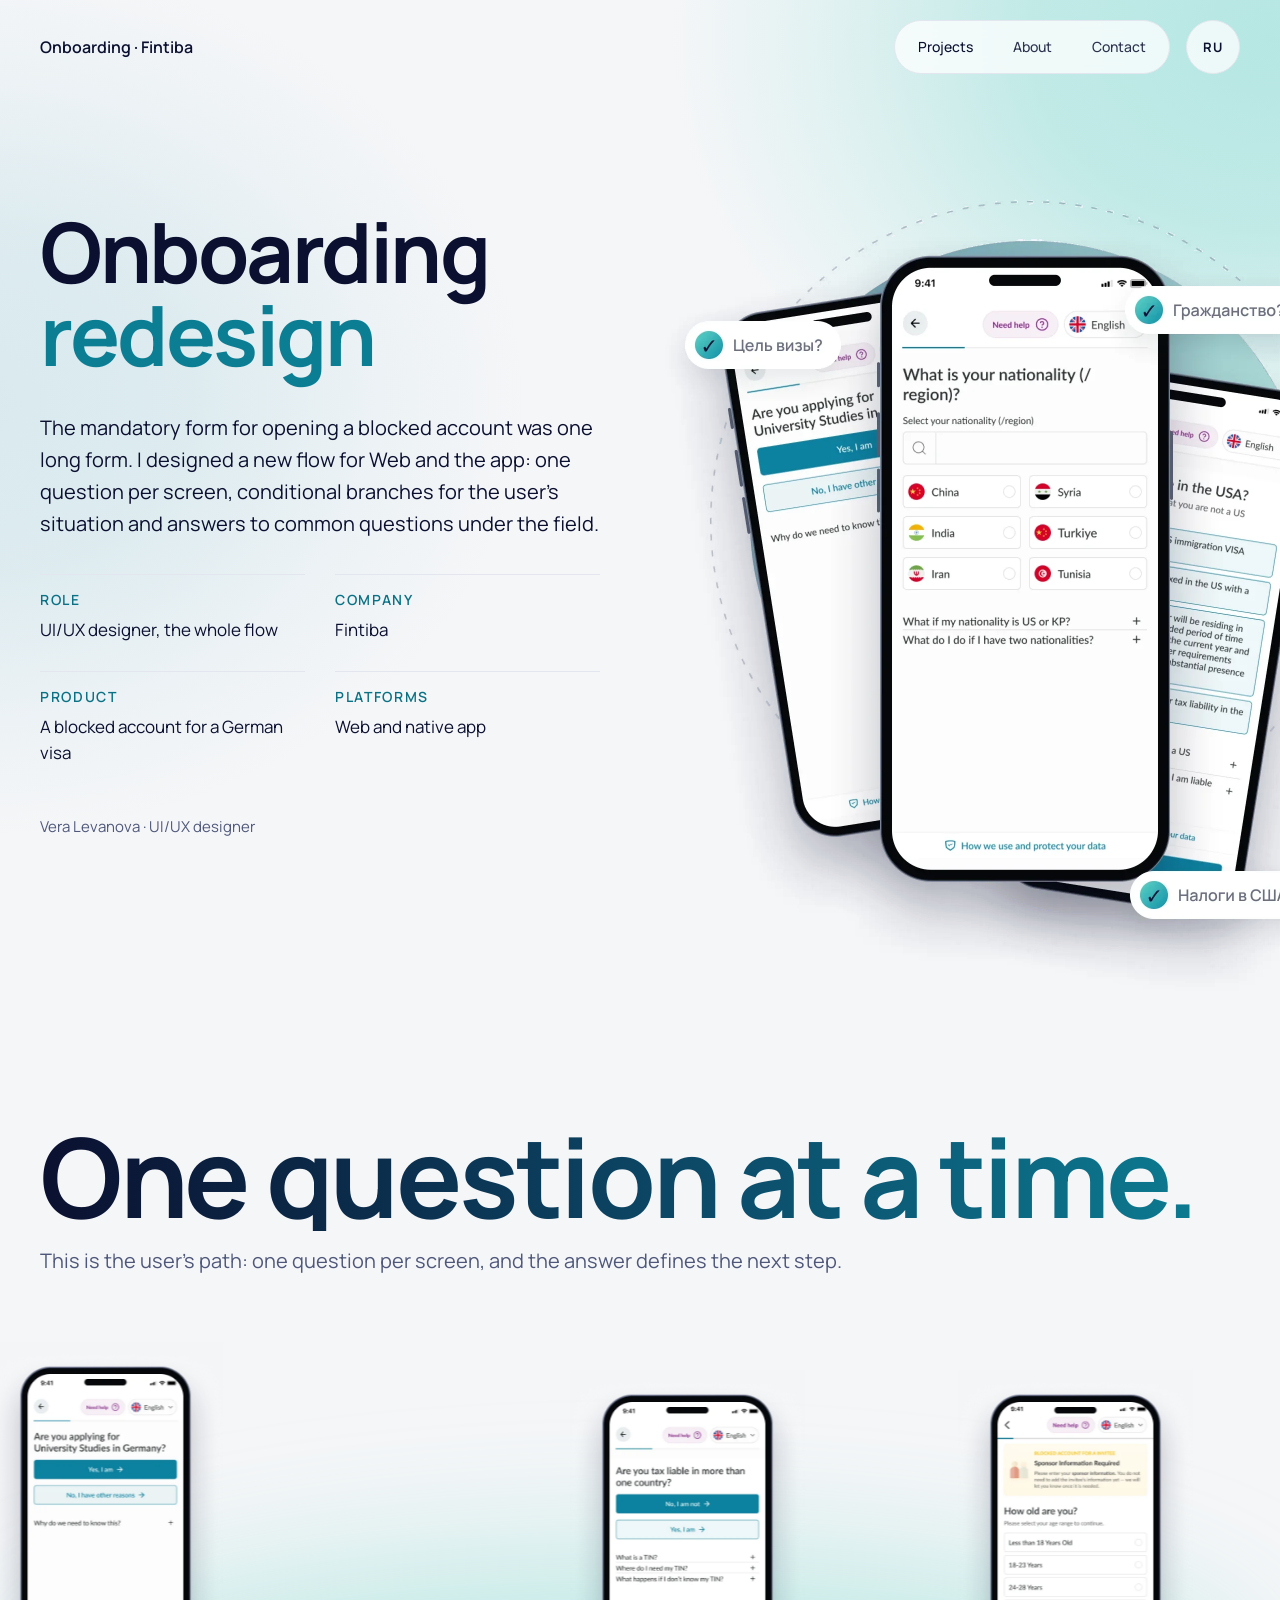
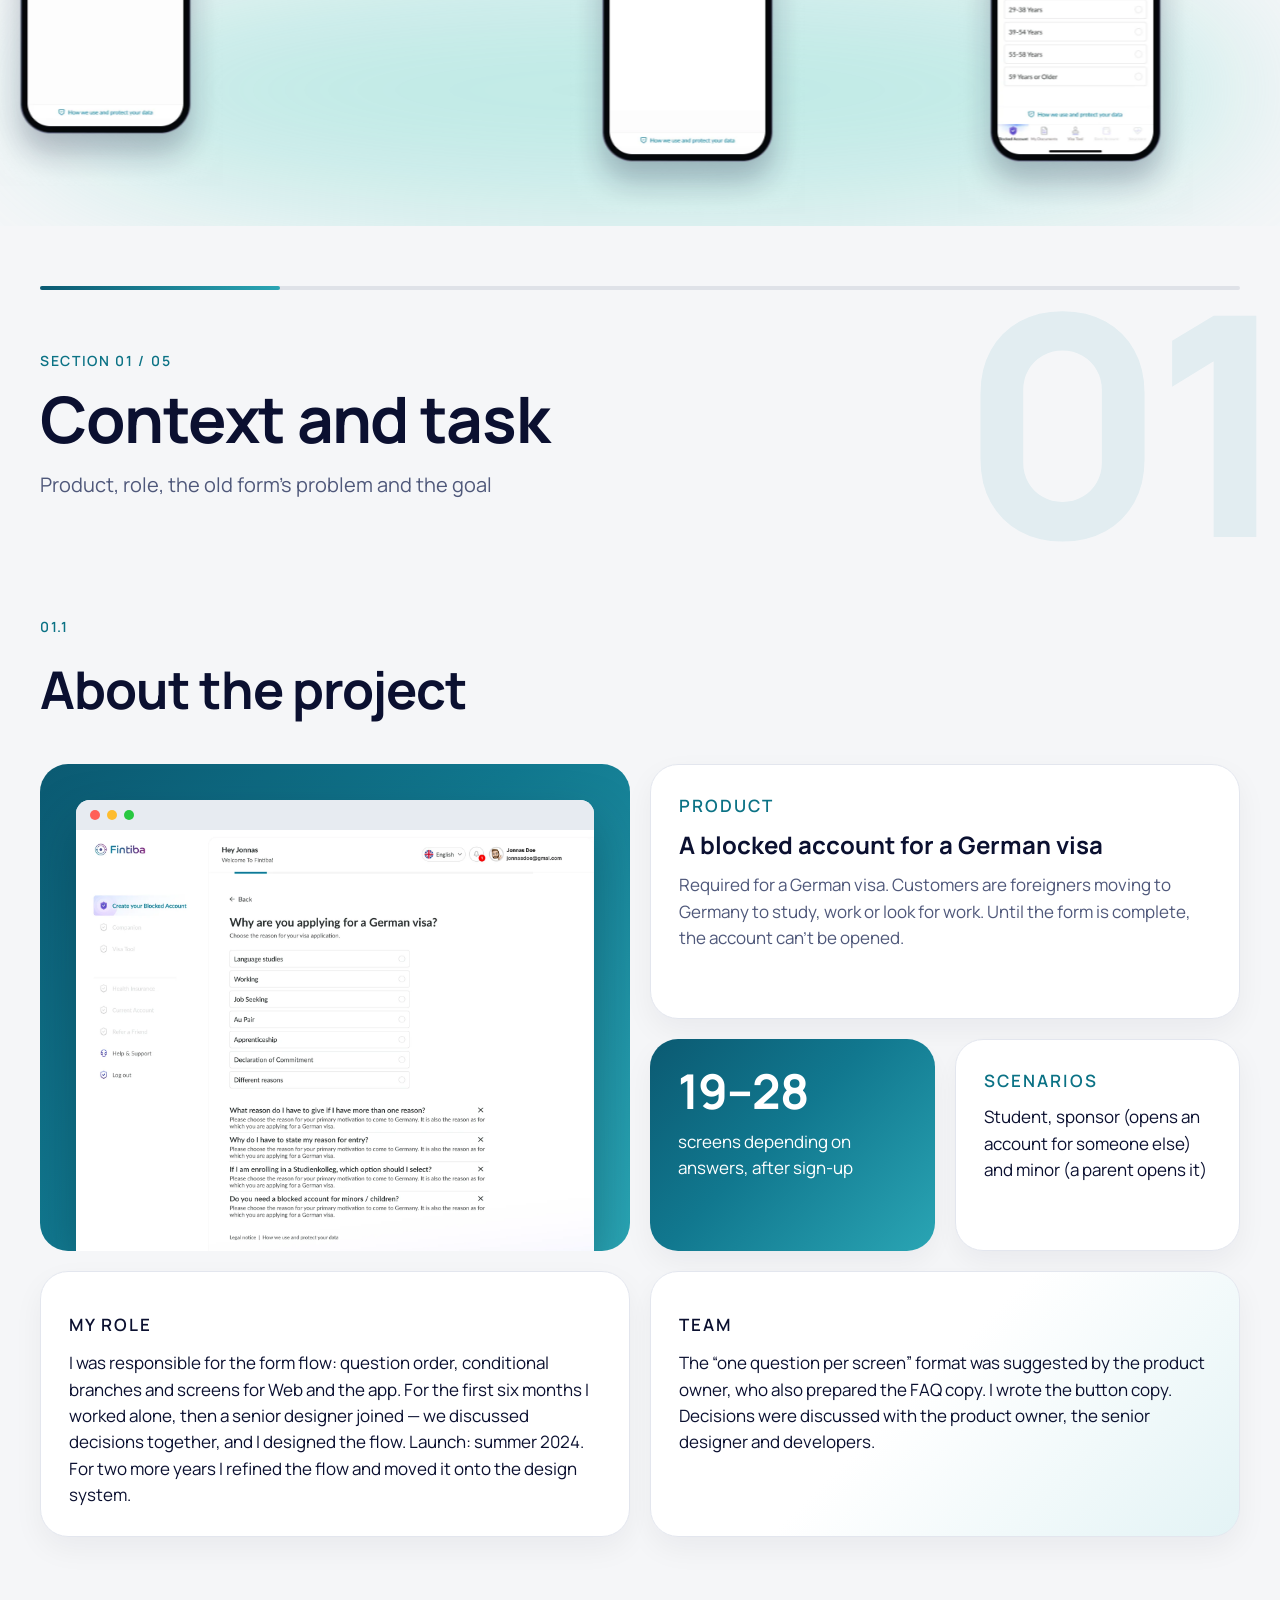
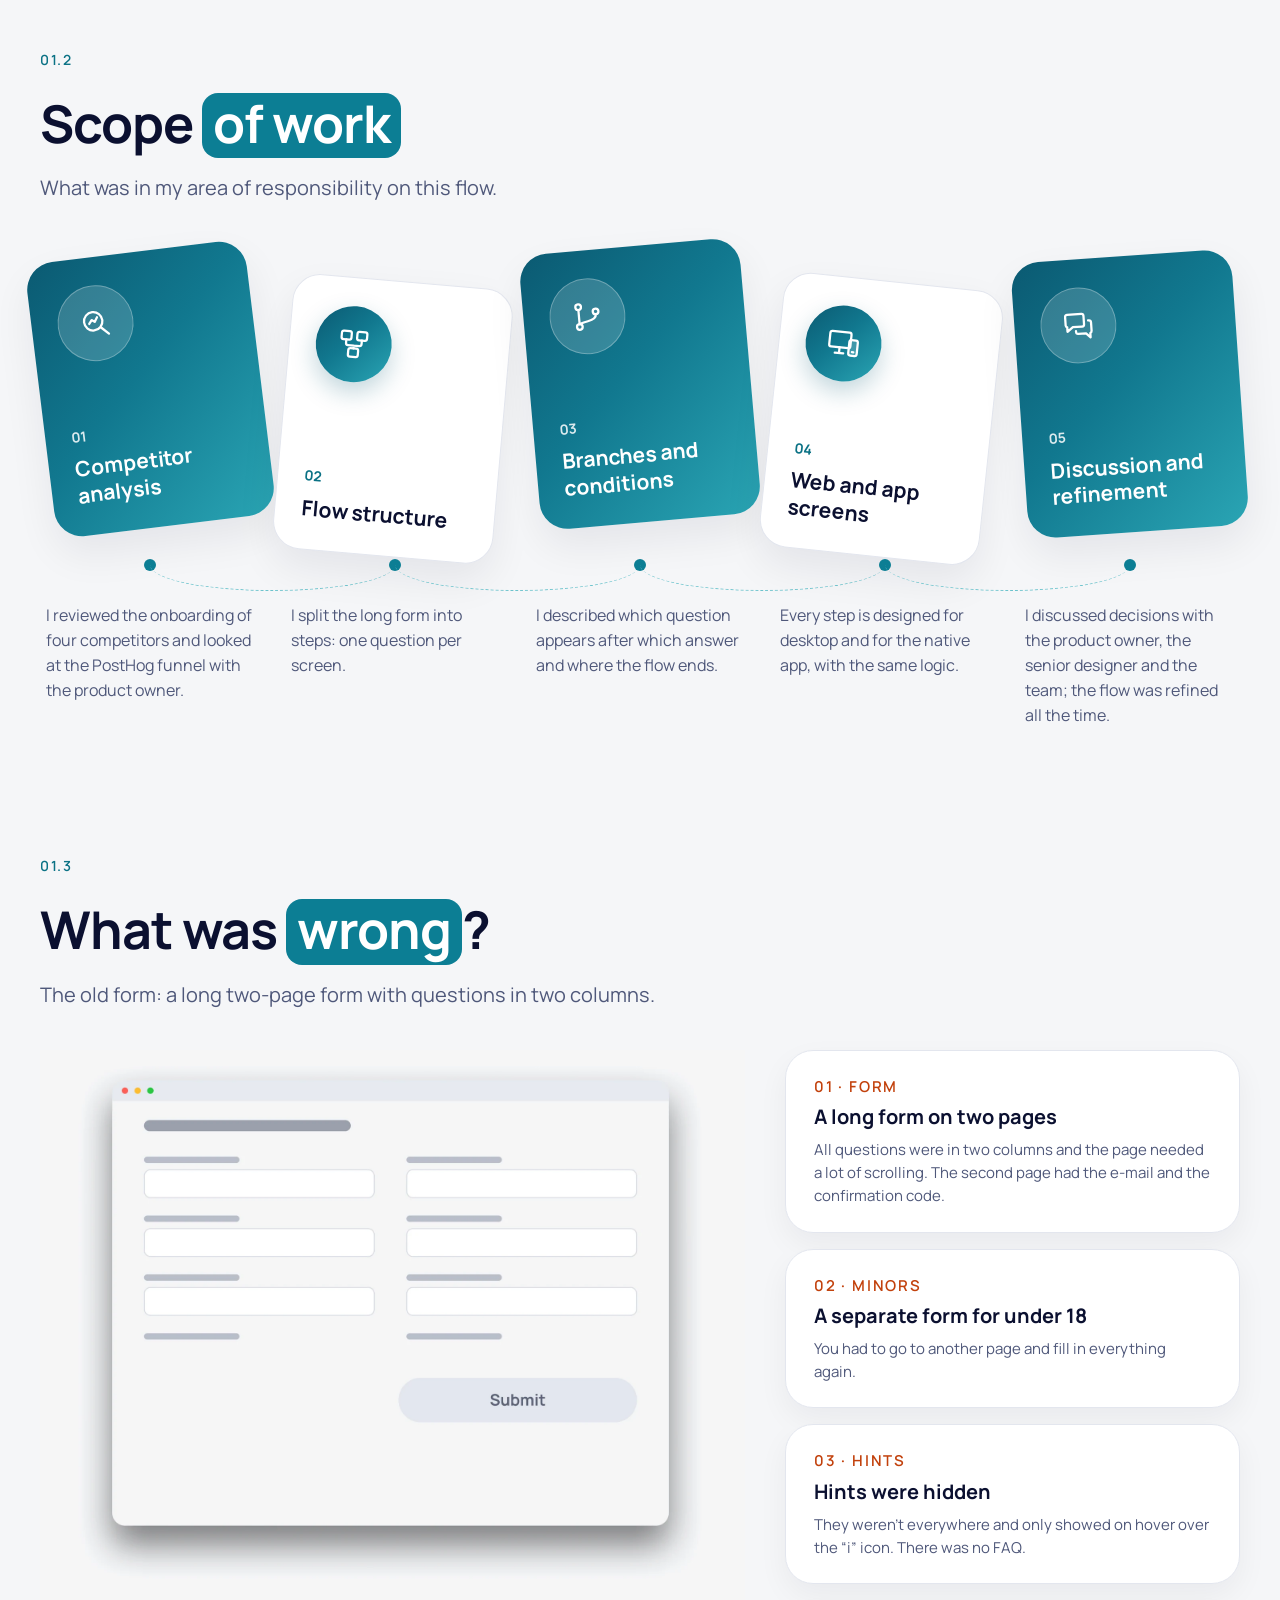
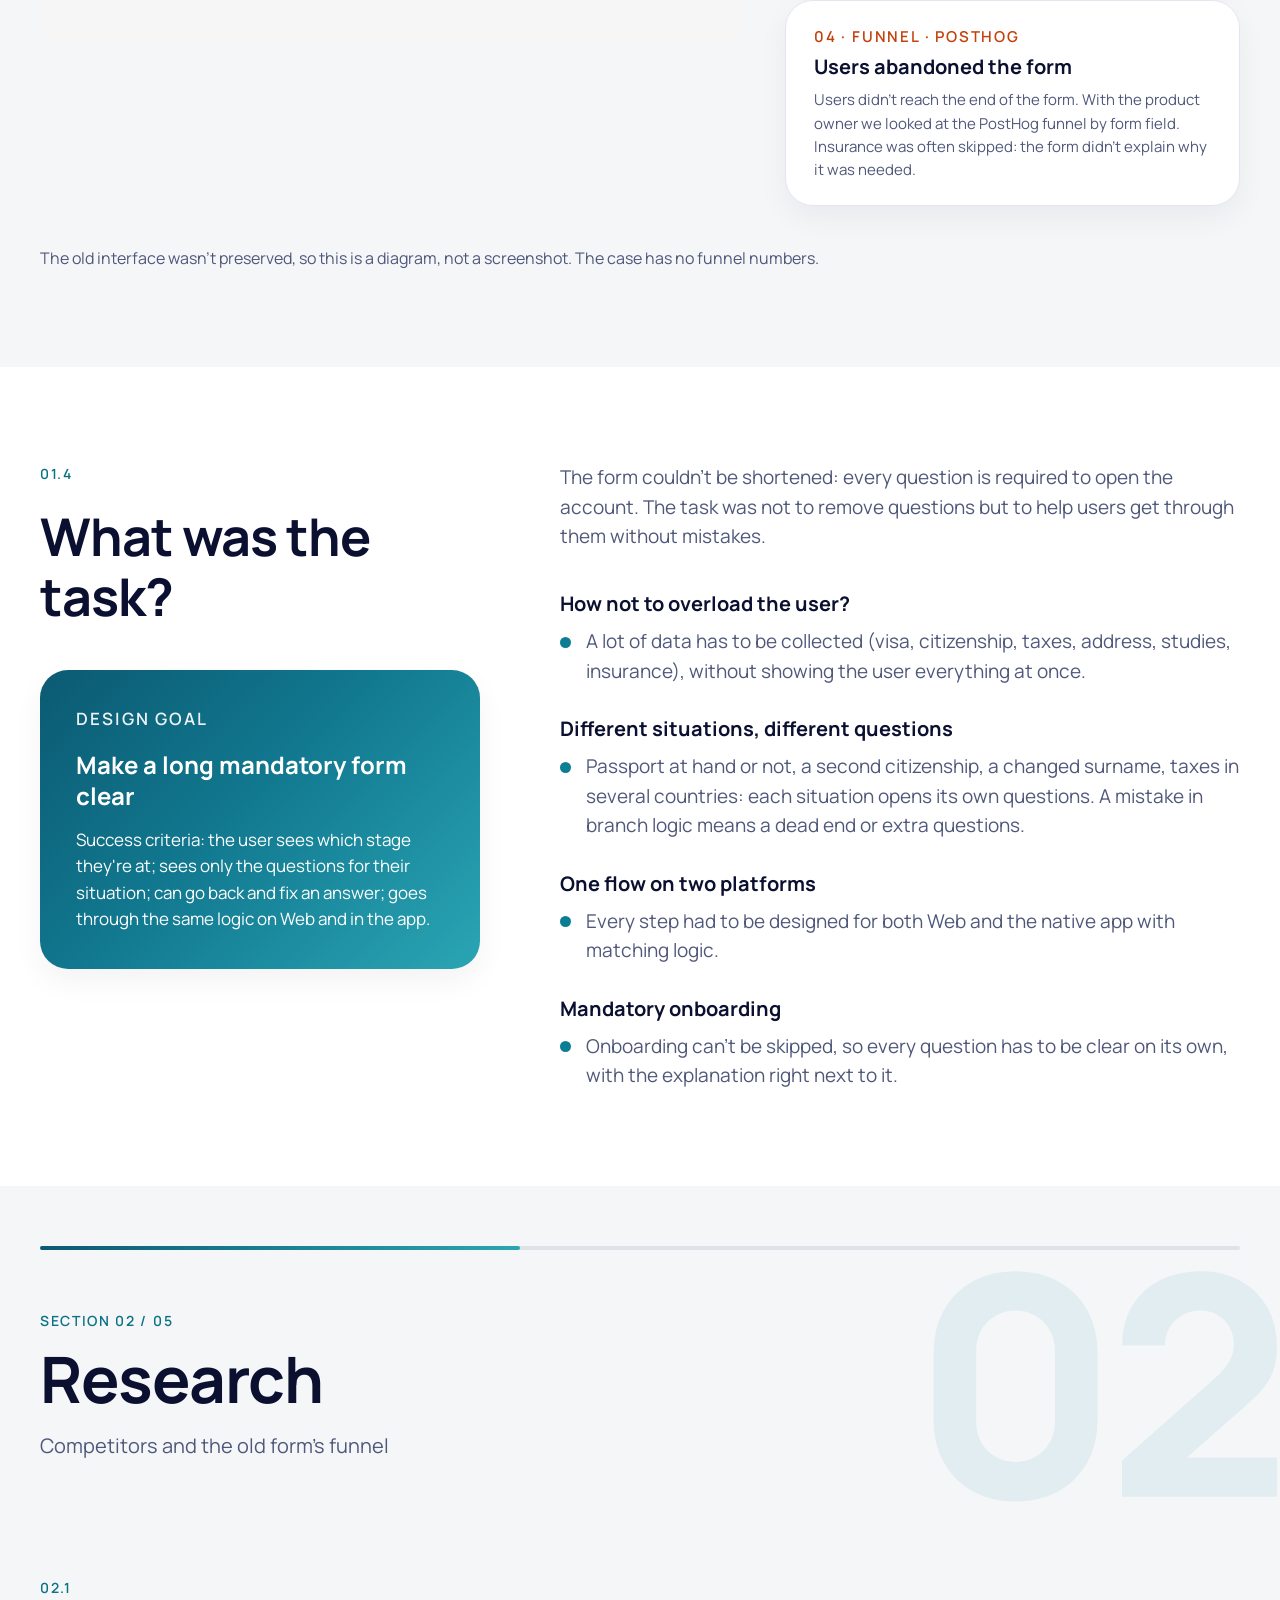
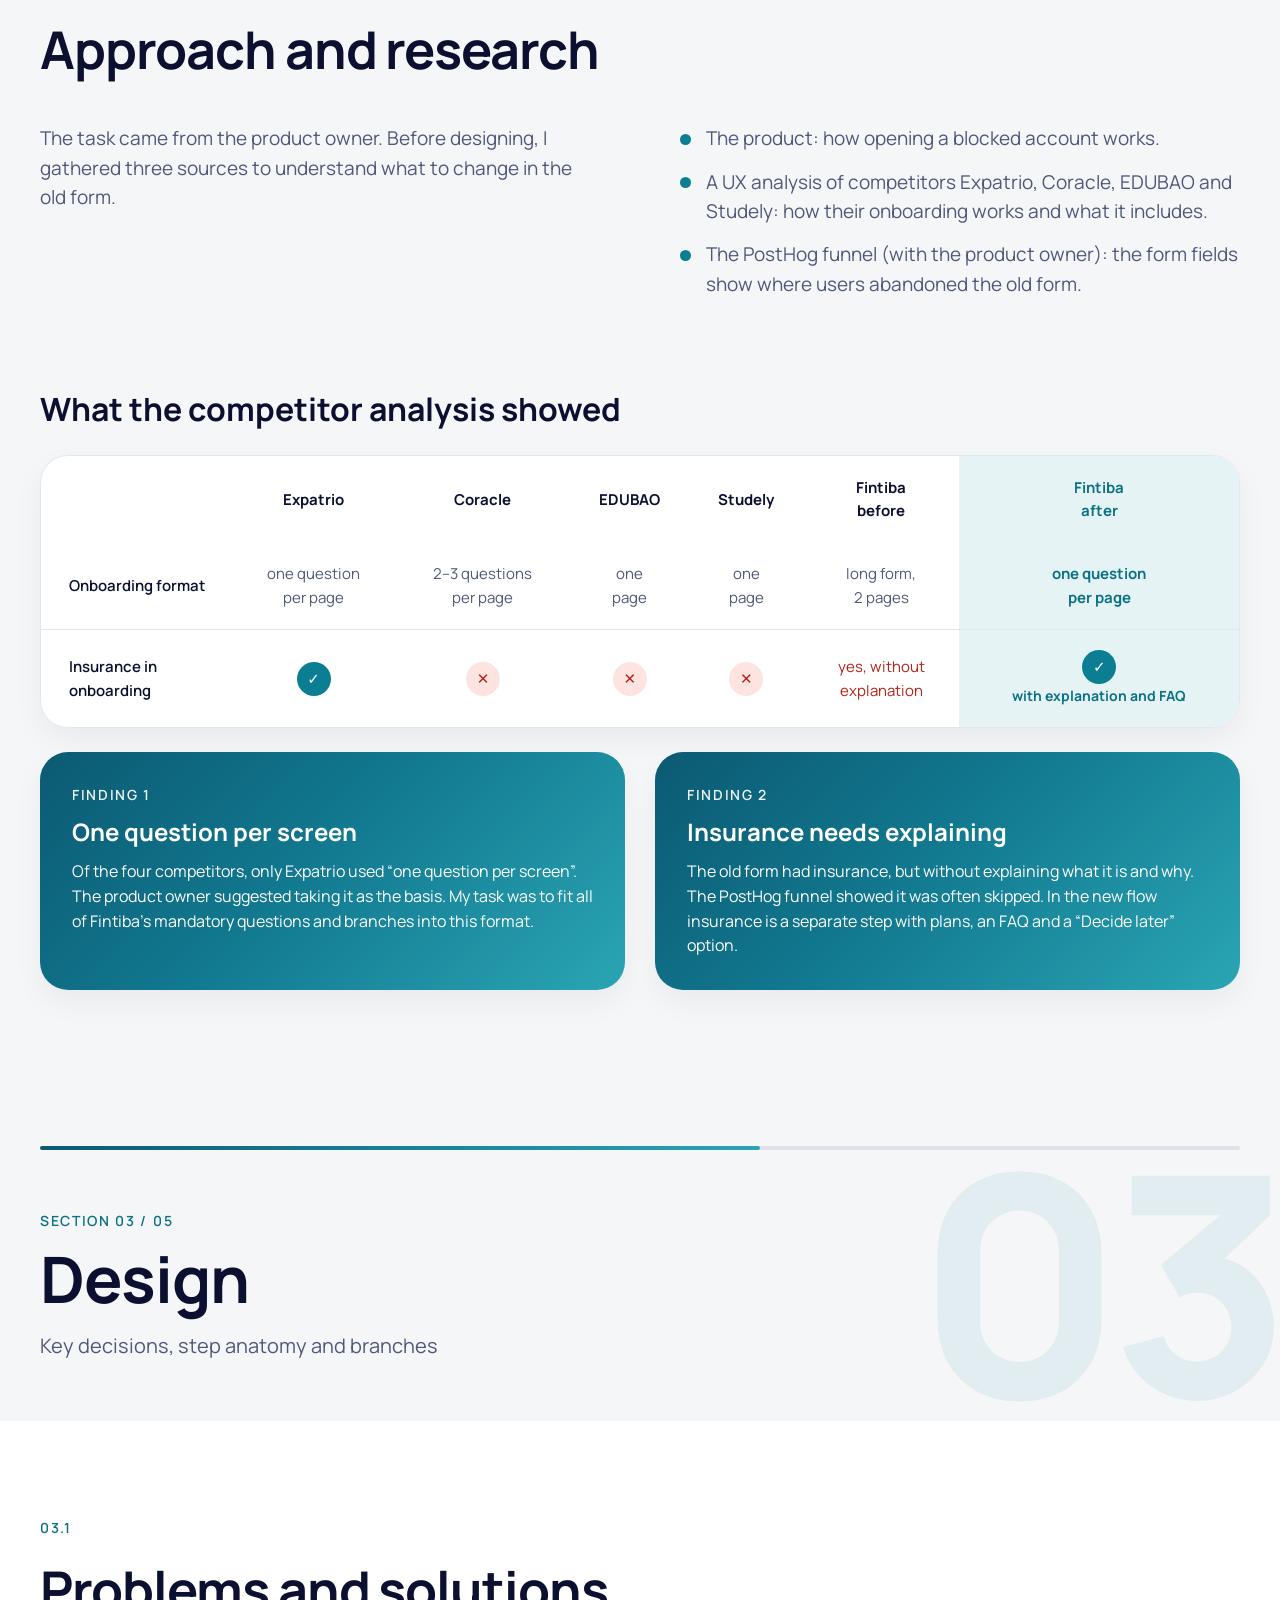
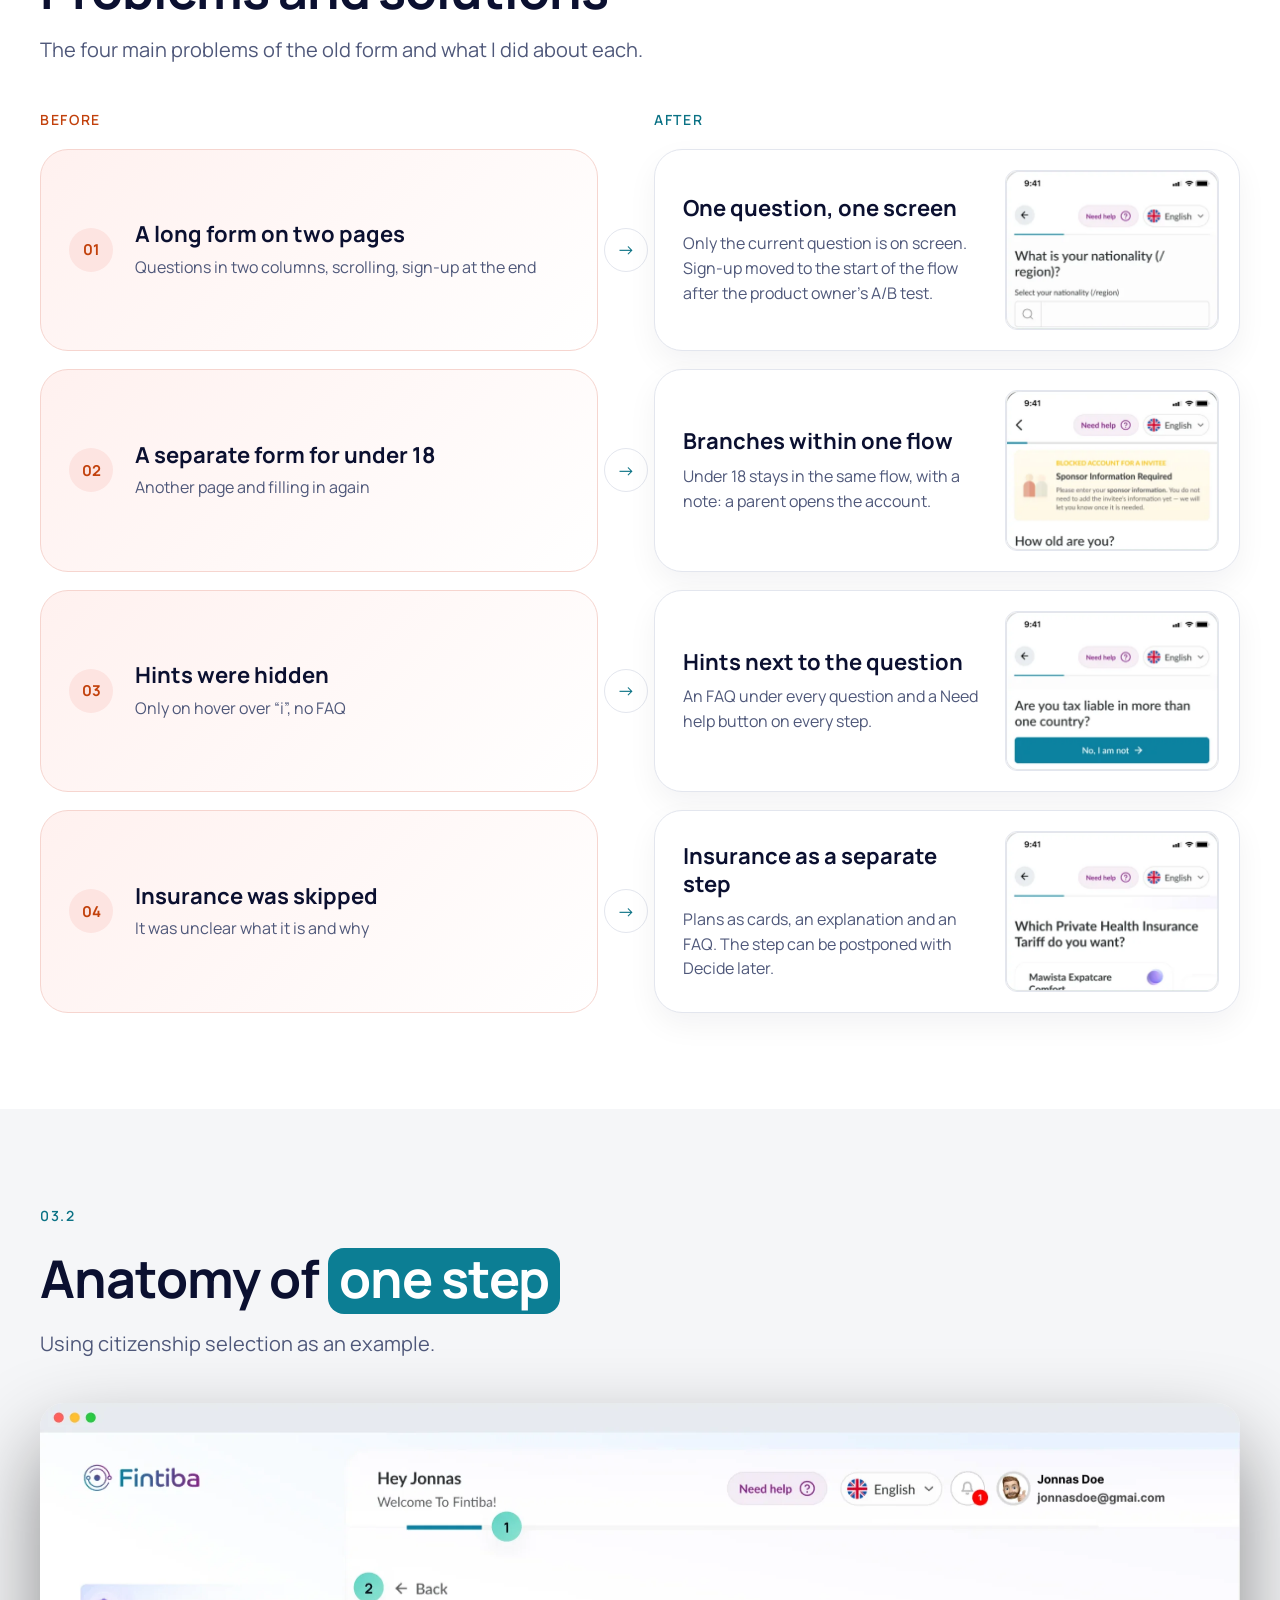
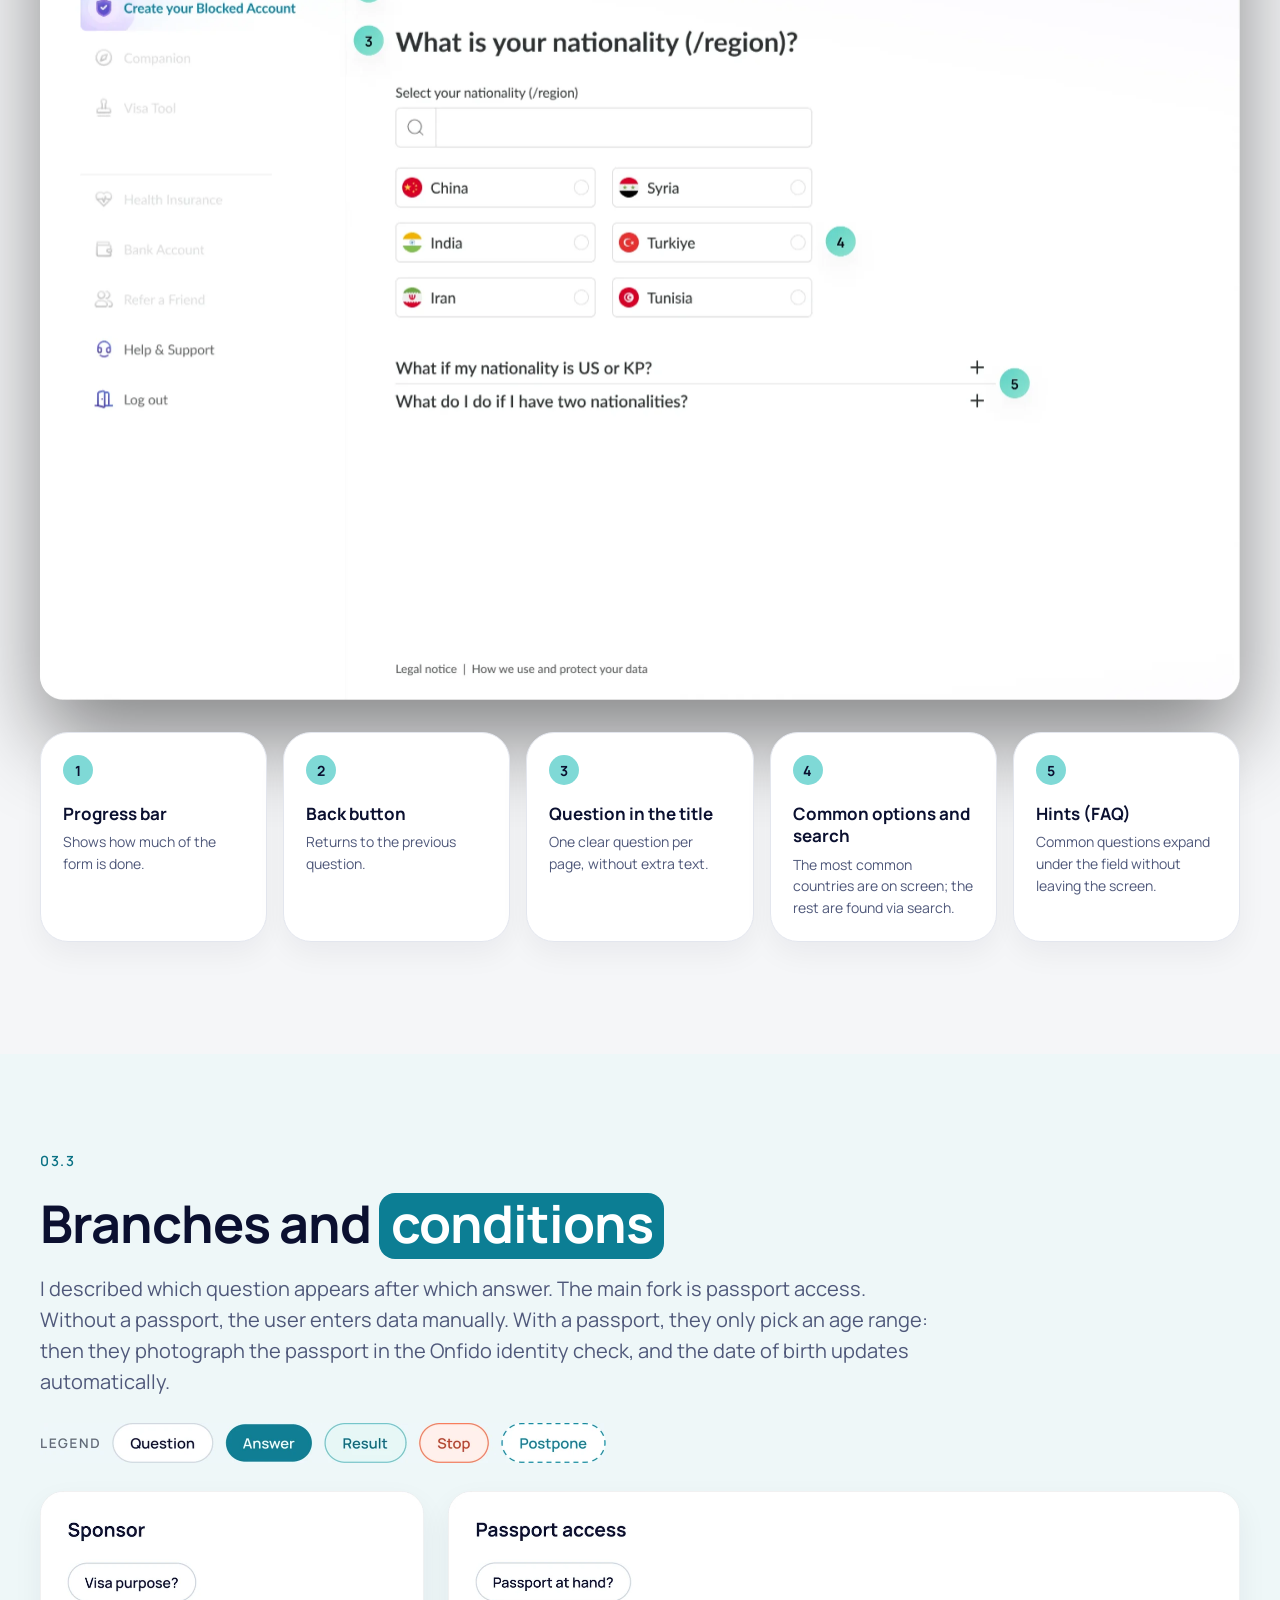
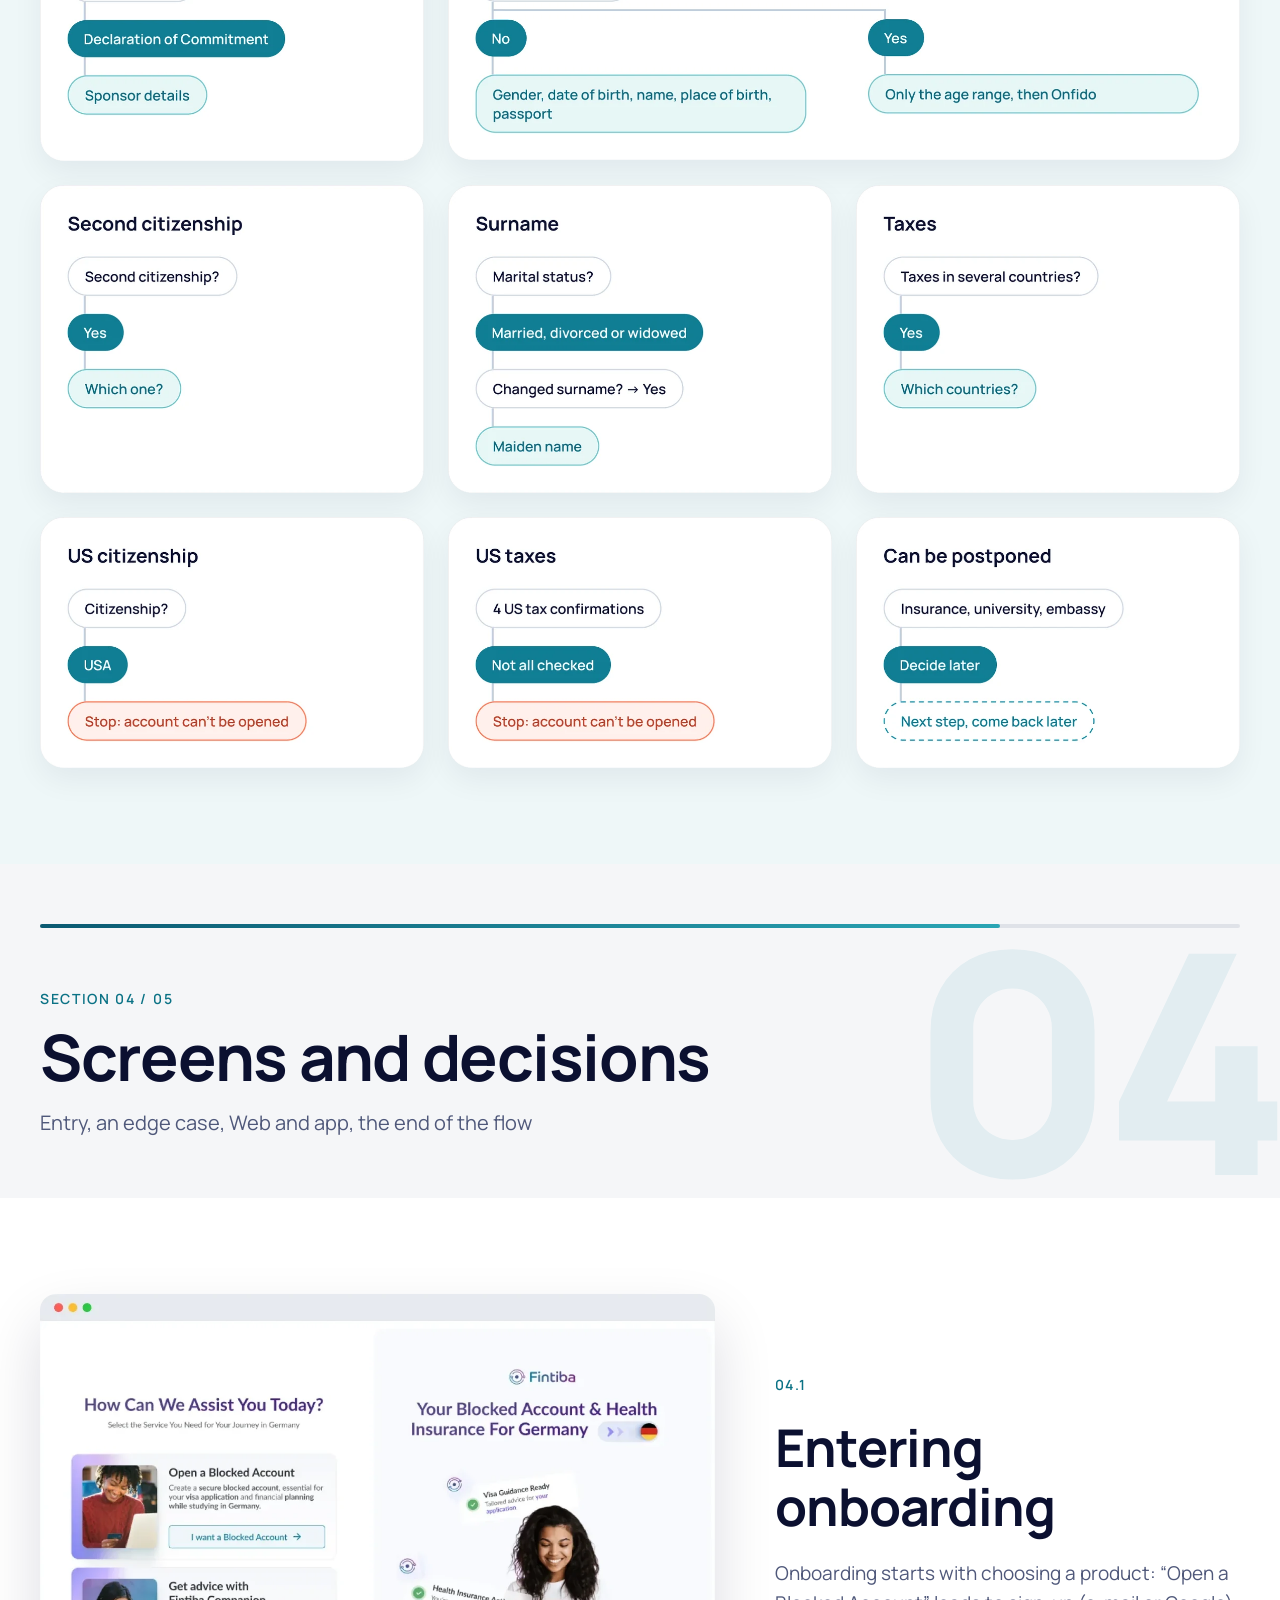
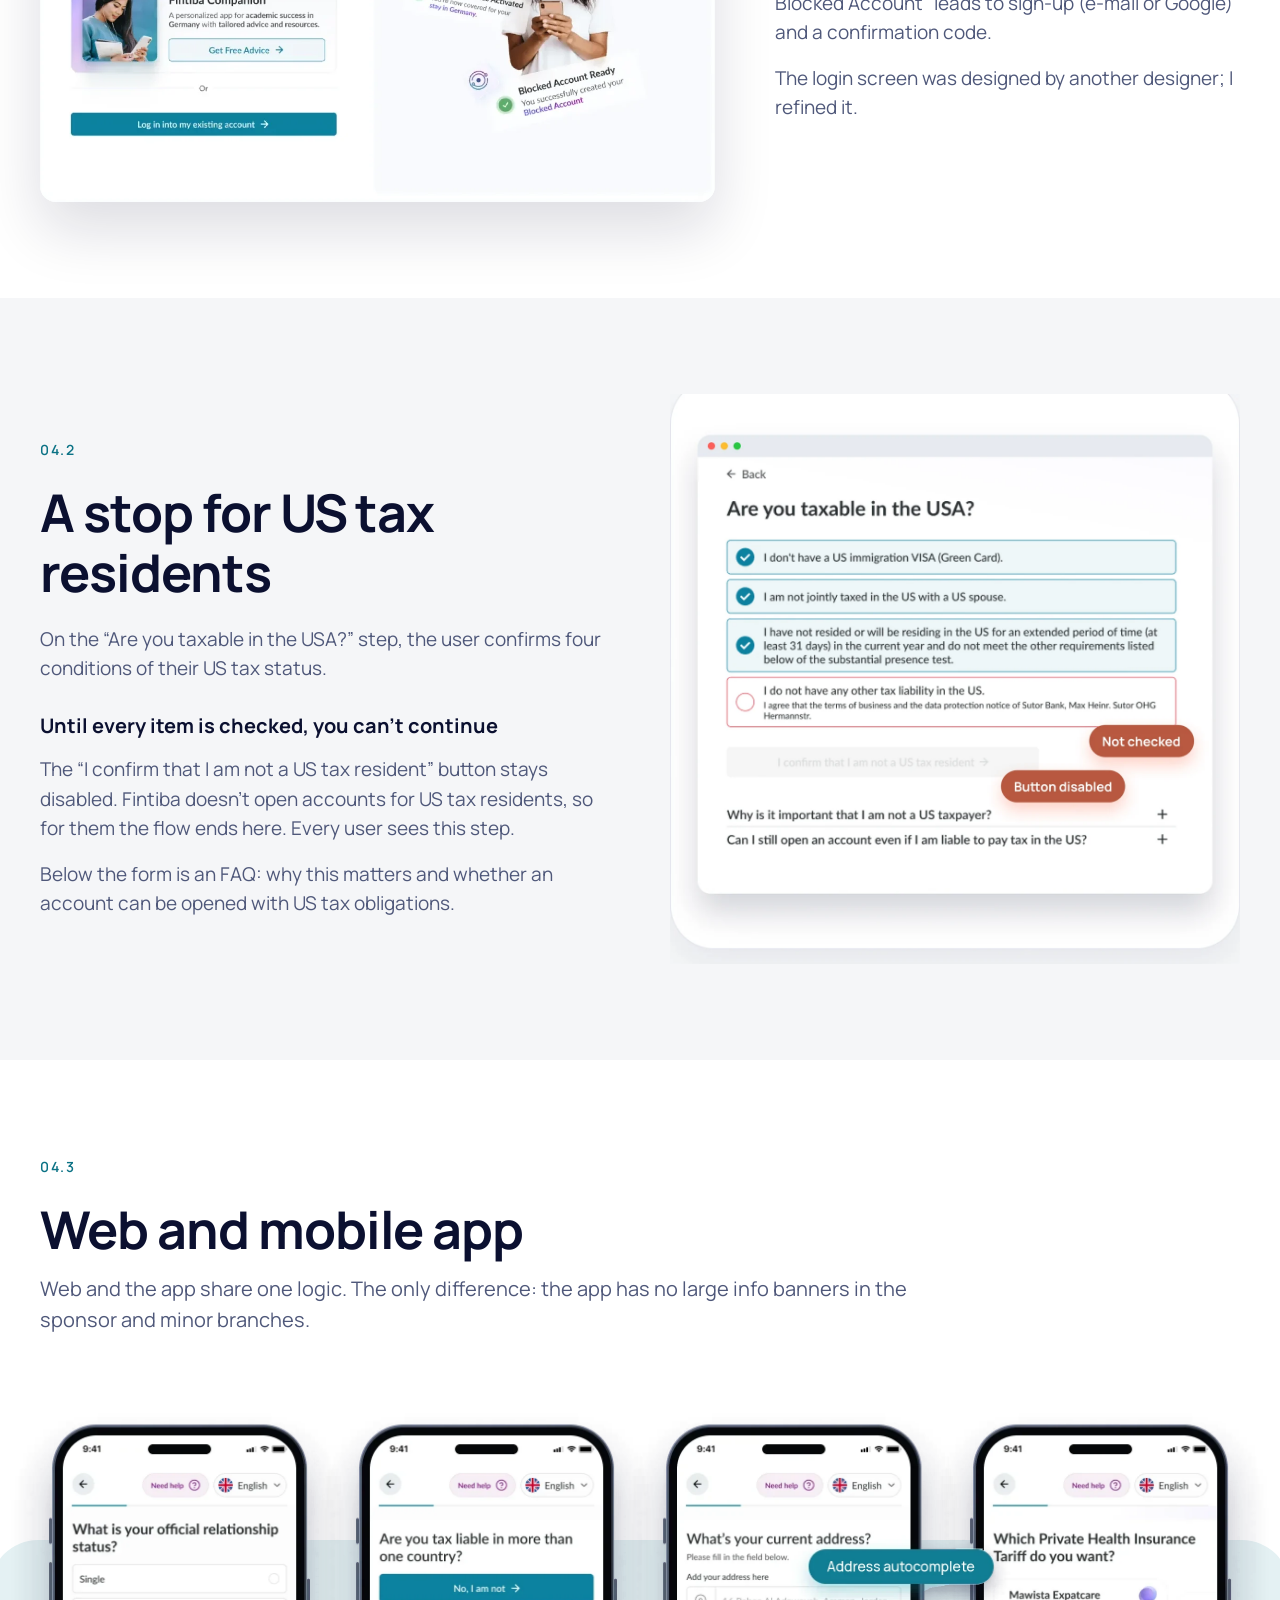
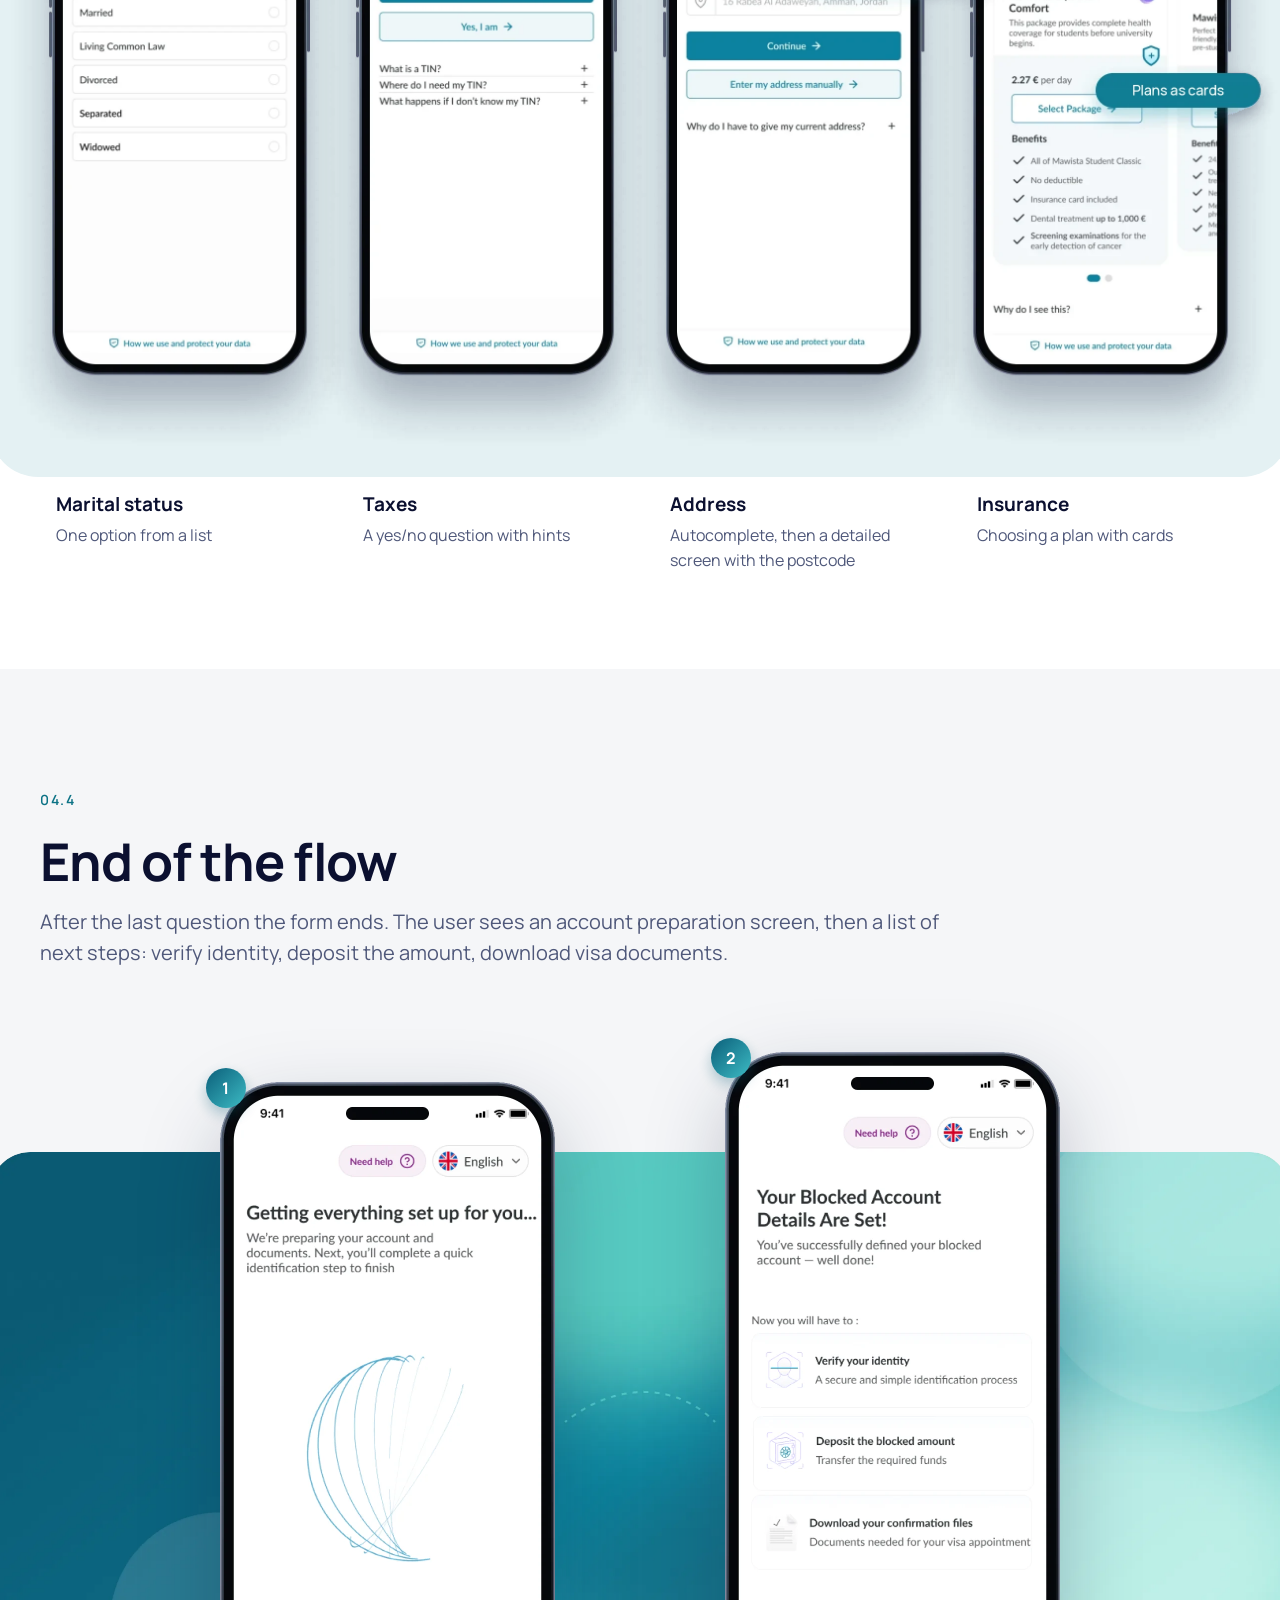
<file: en/cases/onboarding.html>
<!doctype html>
<html lang="en">
<head>
  <meta charset="utf-8">
  <meta name="viewport" content="width=device-width, initial-scale=1">
  <title>Fintiba Onboarding Redesign — Vera Levanova</title>
  <meta name="description" content="Case study: the mandatory form for opening a Fintiba blocked account was turned from a long form into a step-by-step flow for web and mobile app.">
  <meta property="og:title" content="Fintiba Onboarding Redesign — Vera Levanova's Case Study">
  <meta property="og:description" content="One question per screen, conditional branches and inline hints — for web and native app.">
  <meta property="og:type" content="article">
  <meta property="og:image" content="https://veralevanova.github.io/assets/img/og-cover.jpg">
  <meta property="og:image:width" content="1200">
  <meta property="og:image:height" content="630">
  <meta property="og:url" content="https://veralevanova.github.io/en/cases/onboarding.html">
  <meta name="twitter:card" content="summary_large_image">
  <link rel="canonical" href="https://veralevanova.github.io/en/cases/onboarding.html">
  <meta name="theme-color" content="#f5f6f8">
  <link rel="alternate" hreflang="ru" href="https://veralevanova.github.io/cases/onboarding.html">
  <link rel="alternate" hreflang="en" href="https://veralevanova.github.io/en/cases/onboarding.html">
  <link rel="icon" href="../../assets/img/favicon.svg" type="image/svg+xml">
  <link rel="preconnect" href="https://fonts.googleapis.com">
  <link rel="preconnect" href="https://fonts.gstatic.com" crossorigin>
  <link href="https://fonts.googleapis.com/css2?family=Manrope:wght@400;500;600;700;800&display=swap" rel="stylesheet">
  <link rel="stylesheet" href="../../assets/css/site.css?v=1793600500">
  <link rel="stylesheet" href="../../assets/css/case-footer.css?v=1793600500">
  <link rel="stylesheet" href="../../assets/css/case-head.css?v=1793600500">
</head>
<body class="theme-light">
  <a class="skip-link" href="#main">Skip to content</a>

  <header class="site-header">
    <div class="container">
      <a class="brand" href="../index.html#projects">Onboarding · Fintiba</a>
      <nav class="nav-pill" aria-label="Main navigation">
        <a href="../index.html#projects" aria-current="page">Projects</a>
        <a href="../index.html#about">About</a>
        <a href="#contacts">Contact</a>
      </nav>
      <a class="lang-switch" href="../../cases/onboarding.html" hreflang="ru" lang="ru" aria-label="Русская версия">RU</a>
    </div>
  </header>

  <main id="main" class="case">

    <!-- Hero -->
    <section class="case-hero">
      <div class="container grid">
        <div>
          <h1>Onboarding <span>redesign</span></h1>
          <p class="lead">The mandatory form for opening a blocked account was one long form. I designed a new flow for Web and the app: one question per screen, conditional branches for the user's situation and answers to common questions under the field.</p>
          <dl class="meta-grid">
            <div><dt>Role</dt><dd>UI/UX designer, the whole flow</dd></div>
            <div><dt>Company</dt><dd>Fintiba</dd></div>
            <div><dt>Product</dt><dd>A blocked account for a German visa</dd></div>
            <div><dt>Platforms</dt><dd>Web and native app</dd></div>
          </dl>
          <p class="byline">Vera Levanova · UI/UX designer</p>
        </div>
        <div class="visual">
          <img src="../../assets/img/cover-visual.webp" width="1600" height="1768" alt="Three form screens on a phone: visa purpose, citizenship and US taxes">
        </div>
      </div>
    </section>

    <!-- Screen ribbon -->
    <section class="ribbon">
      <div class="container">
        <h2>One question at a time.</h2>
        <p class="sub">This is the user's path: one question per screen, and the answer defines the next step.</p>
      </div>
      <div class="marquee" aria-label="Form screen ribbon: each question on a separate screen">
        <div class="marquee__track">
          <div class="marquee__group">
          <img src="../../assets/img/ribbon/rib-01.webp" width="576" height="1084" alt="Form screen 1" loading="lazy" decoding="async">
          <img src="../../assets/img/ribbon/rib-02.webp" width="576" height="1084" alt="Form screen 2" loading="lazy" decoding="async">
          <img src="../../assets/img/ribbon/rib-03.webp" width="576" height="1084" alt="Form screen 3" loading="lazy" decoding="async">
          <img src="../../assets/img/ribbon/rib-04.webp" width="576" height="1084" alt="Form screen 4" loading="lazy" decoding="async">
          <img src="../../assets/img/ribbon/rib-05.webp" width="576" height="1084" alt="Form screen 5" loading="lazy" decoding="async">
          <img src="../../assets/img/ribbon/rib-06.webp" width="576" height="1084" alt="Form screen 6" loading="lazy" decoding="async">
          <img src="../../assets/img/ribbon/rib-07.webp" width="576" height="1084" alt="Form screen 7" loading="lazy" decoding="async">
          <img src="../../assets/img/ribbon/rib-08.webp" width="576" height="1084" alt="Form screen 8" loading="lazy" decoding="async">
          <img src="../../assets/img/ribbon/rib-09.webp" width="576" height="1084" alt="Form screen 9" loading="lazy" decoding="async">
          <img src="../../assets/img/ribbon/rib-10.webp" width="576" height="1084" alt="Form screen 10" loading="lazy" decoding="async">
          <img src="../../assets/img/ribbon/rib-11.webp" width="576" height="1084" alt="Form screen 11" loading="lazy" decoding="async">
          <img src="../../assets/img/ribbon/rib-12.webp" width="576" height="1084" alt="Form screen 12" loading="lazy" decoding="async">
          </div>
          <div class="marquee__group" aria-hidden="true">
          <img src="../../assets/img/ribbon/rib-01.webp" width="576" height="1084" alt="" loading="lazy" decoding="async">
          <img src="../../assets/img/ribbon/rib-02.webp" width="576" height="1084" alt="" loading="lazy" decoding="async">
          <img src="../../assets/img/ribbon/rib-03.webp" width="576" height="1084" alt="" loading="lazy" decoding="async">
          <img src="../../assets/img/ribbon/rib-04.webp" width="576" height="1084" alt="" loading="lazy" decoding="async">
          <img src="../../assets/img/ribbon/rib-05.webp" width="576" height="1084" alt="" loading="lazy" decoding="async">
          <img src="../../assets/img/ribbon/rib-06.webp" width="576" height="1084" alt="" loading="lazy" decoding="async">
          <img src="../../assets/img/ribbon/rib-07.webp" width="576" height="1084" alt="" loading="lazy" decoding="async">
          <img src="../../assets/img/ribbon/rib-08.webp" width="576" height="1084" alt="" loading="lazy" decoding="async">
          <img src="../../assets/img/ribbon/rib-09.webp" width="576" height="1084" alt="" loading="lazy" decoding="async">
          <img src="../../assets/img/ribbon/rib-10.webp" width="576" height="1084" alt="" loading="lazy" decoding="async">
          <img src="../../assets/img/ribbon/rib-11.webp" width="576" height="1084" alt="" loading="lazy" decoding="async">
          <img src="../../assets/img/ribbon/rib-12.webp" width="576" height="1084" alt="" loading="lazy" decoding="async">
          </div>
        </div>
      </div>
    </section>

    <!-- Section 1 -->
    <section class="divider" aria-labelledby="d1">
      <div class="container">
        <div class="progress"><span style="width:20%"></span></div>
        <p class="eyebrow">Section 01 / 05</p>
        <h2 id="d1">Context and task</h2>
        <p class="sub">Product, role, the old form's problem and the goal</p>
        <span class="big-num" aria-hidden="true">01</span>
      </div>
    </section>

    <section>
      <div class="container">
        <span class="num">01.1</span>
        <h2>About the project</h2>
        <div class="about-case">
          <div class="screen"><div class="browser"><div class="browser__bar" aria-hidden="true"><i></i><i></i><i></i></div><img src="../../assets/img/about-web.webp" width="1600" height="1300" alt="Web version of the form: visa purpose question with answer options and FAQ" loading="lazy"></div></div>
          <div class="card product">
            <p class="label">Product</p>
            <h3>A blocked account for a German visa</h3>
            <p>Required for a German visa. Customers are foreigners moving to Germany to study, work or look for work. Until the form is complete, the account can't be opened.</p>
          </div>
          <div class="card stat">
            <p class="big">19–28</p>
            <p style="margin-top:14px">screens depending on answers, after sign-up</p>
          </div>
          <div class="card scen">
            <p class="label">Scenarios</p>
            <p style="margin-top:10px;color:var(--l-navy)">Student, sponsor (opens an account for someone else) and minor (a parent opens it)</p>
          </div>
          <div class="card wide role">
            <p class="label">My role</p>
            <p>I was responsible for the form flow: question order, conditional branches and screens for Web and the app. For the first six months I worked alone, then a senior designer joined — we discussed decisions together, and I designed the flow. Launch: summer 2024. For two more years I refined the flow and moved it onto the design system.</p>
          </div>
          <div class="card wide team">
            <p class="label">Team</p>
            <p>The “one question per screen” format was suggested by the product owner, who also prepared the FAQ copy. I wrote the button copy. Decisions were discussed with the product owner, the senior designer and developers.</p>
          </div>
        </div>
      </div>
    </section>

    <section>
      <div class="container">
        <span class="num">01.2</span>
        <h2>Scope <span class="mark">of work</span></h2>
        <p class="sub">What was in my area of responsibility on this flow.</p>
        <ol class="scope" role="list">
          <li class="scope-item">
            <div class="scope-card scope-card--teal">
              <span class="scope-icon" aria-hidden="true"><svg viewBox="0 0 24 24" fill="none" stroke="currentColor" stroke-width="1.6" stroke-linecap="round" stroke-linejoin="round"><circle cx="10.5" cy="10.5" r="6.5"/><path d="m15.5 15.5 5 5"/><path d="m7.5 12 2-2.5 2 1.5 2-3"/></svg></span>
              <span class="scope-n">01</span>
              <h3>Competitor analysis</h3>
            </div>
            <p>I reviewed the onboarding of four competitors and looked at the PostHog funnel with the product owner.</p>
          </li>
          <li class="scope-item">
            <div class="scope-card">
              <span class="scope-icon" aria-hidden="true"><svg viewBox="0 0 24 24" fill="none" stroke="currentColor" stroke-width="1.6" stroke-linecap="round" stroke-linejoin="round"><rect x="3" y="3" width="7" height="6" rx="1.5"/><rect x="14" y="3" width="7" height="6" rx="1.5"/><rect x="8.5" y="15" width="7" height="6" rx="1.5"/><path d="M6.5 9v2.5a1.5 1.5 0 0 0 1.5 1.5h8a1.5 1.5 0 0 0 1.5-1.5V9M12 13v2"/></svg></span>
              <span class="scope-n">02</span>
              <h3>Flow structure</h3>
            </div>
            <p>I split the long form into steps: one question per screen.</p>
          </li>
          <li class="scope-item">
            <div class="scope-card scope-card--teal">
              <span class="scope-icon" aria-hidden="true"><svg viewBox="0 0 24 24" fill="none" stroke="currentColor" stroke-width="1.6" stroke-linecap="round" stroke-linejoin="round"><circle cx="6" cy="5" r="2"/><circle cx="6" cy="19" r="2"/><circle cx="18" cy="9" r="2"/><path d="M6 7v10"/><path d="M18 11c0 3-3 4-6 4.5S6 17 6 17"/></svg></span>
              <span class="scope-n">03</span>
              <h3>Branches and conditions</h3>
            </div>
            <p>I described which question appears after which answer and where the flow ends.</p>
          </li>
          <li class="scope-item">
            <div class="scope-card">
              <span class="scope-icon" aria-hidden="true"><svg viewBox="0 0 24 24" fill="none" stroke="currentColor" stroke-width="1.6" stroke-linecap="round" stroke-linejoin="round"><rect x="2" y="4" width="15" height="11" rx="1.5"/><path d="M6.5 19h6M9.5 15v4"/><rect x="16" y="9" width="6" height="11" rx="1.5" fill="currentColor" fill-opacity=".18"/><path d="M18.5 17.5h1"/></svg></span>
              <span class="scope-n">04</span>
              <h3>Web and app screens</h3>
            </div>
            <p>Every step is designed for desktop and for the native app, with the same logic.</p>
          </li>
          <li class="scope-item">
            <div class="scope-card scope-card--teal">
              <span class="scope-icon" aria-hidden="true"><svg viewBox="0 0 24 24" fill="none" stroke="currentColor" stroke-width="1.6" stroke-linecap="round" stroke-linejoin="round"><path d="M3 5.5A1.5 1.5 0 0 1 4.5 4h10A1.5 1.5 0 0 1 16 5.5v6a1.5 1.5 0 0 1-1.5 1.5H8l-4 3v-3.2A1.5 1.5 0 0 1 3 11.5z"/><path d="M19 9h.5A1.5 1.5 0 0 1 21 10.5v6a1.5 1.5 0 0 1-1 1.4V21l-3-3h-5.5A1.5 1.5 0 0 1 10 16.5V16"/></svg></span>
              <span class="scope-n">05</span>
              <h3>Discussion and refinement</h3>
            </div>
            <p>I discussed decisions with the product owner, the senior designer and the team; the flow was refined all the time.</p>
          </li>
        </ol>
      </div>
    </section>

    <section>
      <div class="container">
        <span class="num">01.3</span>
        <h2>What was <span class="mark">wrong</span>?</h2>
        <p class="sub">The old form: a long two-page form with questions in two columns.</p>
        <div class="problem">
          <img src="../../assets/img/old-form-en.webp?v=1793480100" width="1760" height="1480" alt="Diagram of the old form: fields in two columns and a Submit button" loading="lazy">
          <div class="cards">
            <article class="card"><p class="label">01 · Form</p><h3>A long form on two pages</h3><p>All questions were in two columns and the page needed a lot of scrolling. The second page had the e-mail and the confirmation code.</p></article>
            <article class="card"><p class="label">02 · Minors</p><h3>A separate form for under 18</h3><p>You had to go to another page and fill in everything again.</p></article>
            <article class="card"><p class="label">03 · Hints</p><h3>Hints were hidden</h3><p>They weren't everywhere and only showed on hover over the “i” icon. There was no FAQ.</p></article>
            <article class="card"><p class="label">04 · Funnel · PostHog</p><h3>Users abandoned the form</h3><p>Users didn't reach the end of the form. With the product owner we looked at the PostHog funnel by form field. Insurance was often skipped: the form didn't explain why it was needed.</p></article>
          </div>
        </div>
        <p class="note">The old interface wasn't preserved, so this is a diagram, not a screenshot. The case has no funnel numbers.</p>
      </div>
    </section>

    <section style="background:#fff">
      <div class="container goal">
        <div>
          <span class="num">01.4</span>
          <h2>What was the task?</h2>
          <div class="card card--teal">
            <p class="label">Design goal</p>
            <h3>Make a long mandatory form clear</h3>
            <p>Success criteria: the user sees which stage they're at; sees only the questions for their situation; can go back and fix an answer; goes through the same logic on Web and in the app.</p>
          </div>
        </div>
        <div>
          <p class="intro">The form couldn't be shortened: every question is required to open the account. The task was not to remove questions but to help users get through them without mistakes.</p>
          <div class="items">
            <div><h3>How not to overload the user?</h3><ul class="bullets"><li>A lot of data has to be collected (visa, citizenship, taxes, address, studies, insurance), without showing the user everything at once.</li></ul></div>
            <div><h3>Different situations, different questions</h3><ul class="bullets"><li>Passport at hand or not, a second citizenship, a changed surname, taxes in several countries: each situation opens its own questions. A mistake in branch logic means a dead end or extra questions.</li></ul></div>
            <div><h3>One flow on two platforms</h3><ul class="bullets"><li>Every step had to be designed for both Web and the native app with matching logic.</li></ul></div>
            <div><h3>Mandatory onboarding</h3><ul class="bullets"><li>Onboarding can't be skipped, so every question has to be clear on its own, with the explanation right next to it.</li></ul></div>
          </div>
        </div>
      </div>
    </section>

    <!-- Section 2 -->
    <section class="divider" aria-labelledby="d2">
      <div class="container">
        <div class="progress"><span style="width:40%"></span></div>
        <p class="eyebrow">Section 02 / 05</p>
        <h2 id="d2">Research</h2>
        <p class="sub">Competitors and the old form's funnel</p>
        <span class="big-num" aria-hidden="true">02</span>
      </div>
    </section>

    <section>
      <div class="container">
        <span class="num">02.1</span>
        <h2>Approach and research</h2>
        <div class="research">
          <p>The task came from the product owner. Before designing, I gathered three sources to understand what to change in the old form.</p>
          <ul class="bullets">
            <li>The product: how opening a blocked account works.</li>
            <li>A UX analysis of competitors Expatrio, Coracle, EDUBAO and Studely: how their onboarding works and what it includes.</li>
            <li>The PostHog funnel (with the product owner): the form fields show where users abandoned the old form.</li>
          </ul>
        </div>

        <h3 style="font-size:32px;margin-top:90px">What the competitor analysis showed</h3>
        <div class="table-wrap">
          <table class="cmp">
            <caption class="sr-only" style="position:absolute;left:-9999px">Comparison of competitor onboarding and Fintiba</caption>
            <thead>
              <tr><th scope="col"></th><th scope="col">Expatrio</th><th scope="col">Coracle</th><th scope="col">EDUBAO</th><th scope="col">Studely</th><th scope="col">Fintiba<br>before</th><th scope="col" class="after">Fintiba<br>after</th></tr>
            </thead>
            <tbody>
              <tr><th scope="row">Onboarding format</th><td>one question<br>per page</td><td>2–3 questions<br>per page</td><td>one<br>page</td><td>one<br>page</td><td>long form,<br>2 pages</td><td class="after">one question<br>per page</td></tr>
              <tr><th scope="row">Insurance in onboarding</th><td><span class="yes" aria-label="yes">✓</span></td><td><span class="no" aria-label="no">✕</span></td><td><span class="no" aria-label="no">✕</span></td><td><span class="no" aria-label="no">✕</span></td><td class="bad">yes, without<br>explanation</td><td class="after"><span class="yes" aria-label="yes">✓</span><br><small>with explanation and FAQ</small></td></tr>
            </tbody>
          </table>
        </div>

        <div class="insights">
          <article class="card card--teal"><p class="label">Finding 1</p><h3>One question per screen</h3><p>Of the four competitors, only Expatrio used “one question per screen”. The product owner suggested taking it as the basis. My task was to fit all of Fintiba's mandatory questions and branches into this format.</p></article>
          <article class="card card--teal"><p class="label">Finding 2</p><h3>Insurance needs explaining</h3><p>The old form had insurance, but without explaining what it is and why. The PostHog funnel showed it was often skipped. In the new flow insurance is a separate step with plans, an FAQ and a “Decide later” option.</p></article>
        </div>
      </div>
    </section>

    <!-- Section 3 -->
    <section class="divider" aria-labelledby="d3">
      <div class="container">
        <div class="progress"><span style="width:60%"></span></div>
        <p class="eyebrow">Section 03 / 05</p>
        <h2 id="d3">Design</h2>
        <p class="sub">Key decisions, step anatomy and branches</p>
        <span class="big-num" aria-hidden="true">03</span>
      </div>
    </section>

    <section style="background:#fff">
      <div class="container">
        <span class="num">03.1</span>
        <h2>Problems and solutions</h2>
        <p class="sub">The four main problems of the old form and what I did about each.</p>

        <div class="pairs-head" aria-hidden="true"><span>Before</span><span>After</span></div>

        <div class="pair">
          <div class="before"><span class="n">01</span><div><h3>A long form on two pages</h3><p>Questions in two columns, scrolling, sign-up at the end</p></div></div>
          <div class="arrow" aria-hidden="true"><span>→</span></div>
          <div class="card after"><div><h3>One question, one screen</h3><p>Only the current question is on screen. Sign-up moved to the start of the flow after the product owner's A/B test.</p></div><img src="../../assets/img/thumb-1.webp" width="428" height="320" alt="Citizenship selection screen" loading="lazy"></div>
        </div>

        <div class="pair">
          <div class="before"><span class="n">02</span><div><h3>A separate form for under 18</h3><p>Another page and filling in again</p></div></div>
          <div class="arrow" aria-hidden="true"><span>→</span></div>
          <div class="card after"><div><h3>Branches within one flow</h3><p>Under 18 stays in the same flow, with a note: a parent opens the account.</p></div><img src="../../assets/img/thumb-2.webp" width="428" height="320" alt="Age question screen with an explanation for minors" loading="lazy"></div>
        </div>

        <div class="pair">
          <div class="before"><span class="n">03</span><div><h3>Hints were hidden</h3><p>Only on hover over “i”, no FAQ</p></div></div>
          <div class="arrow" aria-hidden="true"><span>→</span></div>
          <div class="card after"><div><h3>Hints next to the question</h3><p>An FAQ under every question and a Need help button on every step.</p></div><img src="../../assets/img/thumb-3.webp" width="428" height="320" alt="Tax question screen with FAQ" loading="lazy"></div>
        </div>

        <div class="pair">
          <div class="before"><span class="n">04</span><div><h3>Insurance was skipped</h3><p>It was unclear what it is and why</p></div></div>
          <div class="arrow" aria-hidden="true"><span>→</span></div>
          <div class="card after"><div><h3>Insurance as a separate step</h3><p>Plans as cards, an explanation and an FAQ. The step can be postponed with Decide later.</p></div><img src="../../assets/img/thumb-4.webp" width="428" height="320" alt="Insurance plan selection screen" loading="lazy"></div>
        </div>
      </div>
    </section>

    <section>
      <div class="container">
        <span class="num">03.2</span>
        <h2>Anatomy of <span class="mark">one step</span></h2>
        <p class="sub">Using citizenship selection as an example.</p>
        <figure class="wide-figure scroll-x">
          <img src="../../assets/img/one-step.webp" width="2400" height="1795" alt="Web screen of the citizenship question with numbered elements: progress, back, question, common options, FAQ" loading="lazy">
        </figure>
        <p class="swipe-hint">Swipe to see more →</p>
        <ol class="annotations" style="list-style:none;padding:0">
          <li class="card"><span class="n">1</span><h3>Progress bar</h3><p>Shows how much of the form is done.</p></li>
          <li class="card"><span class="n">2</span><h3>Back button</h3><p>Returns to the previous question.</p></li>
          <li class="card"><span class="n">3</span><h3>Question in the title</h3><p>One clear question per page, without extra text.</p></li>
          <li class="card"><span class="n">4</span><h3>Common options and search</h3><p>The most common countries are on screen; the rest are found via search.</p></li>
          <li class="card"><span class="n">5</span><h3>Hints (FAQ)</h3><p>Common questions expand under the field without leaving the screen.</p></li>
        </ol>
      </div>
    </section>

    <section style="background:#eef7f8">
      <div class="container">
        <span class="num">03.3</span>
        <h2>Branches and <span class="mark">conditions</span></h2>
        <p class="sub">I described which question appears after which answer. The main fork is passport access. Without a passport, the user enters data manually. With a passport, they only pick an age range: then they photograph the passport in the Onfido identity check, and the date of birth updates automatically.</p>
        <img class="legend" src="../../assets/img/legend-en.webp?v=1793480100" width="1132" height="80" alt="Legend: question, answer, result, stop, defer" loading="lazy">
        <div class="branches">
          <img src="../../assets/img/br-sponsor-en.webp?v=1793480100" width="764" height="537" alt="Sponsor branch: visa purpose → Declaration of Commitment → sponsor details" loading="lazy">
          <div class="span-2 scroll-x scroll-x--branch"><img src="../../assets/img/br-passport-en.webp?v=1793480100" width="1580" height="537" alt="Passport access fork: no — gender, date of birth, name, place of birth, passport; yes — only age range, then Onfido" loading="lazy"></div>
          <img src="../../assets/img/br-second-en.webp?v=1793480100" width="764" height="614" alt="Dual citizenship branch: have a second citizenship? yes → which one?" loading="lazy">
          <img src="../../assets/img/br-surname-en.webp?v=1793480100" width="764" height="614" alt="Surname branch: marital status married, divorced or widowed → changed surname? yes → maiden name" loading="lazy">
          <img src="../../assets/img/br-tax-en.webp?v=1793480100" width="764" height="614" alt="Tax branch: taxable in multiple countries? yes → which countries?" loading="lazy">
          <img src="../../assets/img/br-us-en.webp?v=1793480100" width="764" height="499" alt="US citizenship branch: US citizenship → stop, account cannot be opened" loading="lazy">
          <img src="../../assets/img/br-ustax-en.webp?v=1793480100" width="764" height="499" alt="US tax branch: 4 confirmations, not all checked → stop, account cannot be opened" loading="lazy">
          <img src="../../assets/img/br-later-en.webp?v=1793480100" width="764" height="499" alt="Deferrable branch: insurance, university, embassy → Decide later → next step, come back later" loading="lazy">
        </div>
      </div>
    </section>

    <!-- Section 4 -->
    <section class="divider" aria-labelledby="d4">
      <div class="container">
        <div class="progress"><span style="width:80%"></span></div>
        <p class="eyebrow">Section 04 / 05</p>
        <h2 id="d4">Screens and decisions</h2>
        <p class="sub">Entry, an edge case, Web and app, the end of the flow</p>
        <span class="big-num" aria-hidden="true">04</span>
      </div>
    </section>

    <section style="background:#fff">
      <div class="container split split--rev">
        <img src="../../assets/img/entry.webp" width="1280" height="963" alt="Product selection screen: Open a Blocked Account and Fintiba Companion" loading="lazy">
        <div class="text">
          <span class="num">04.1</span>
          <h2>Entering onboarding</h2>
          <p>Onboarding starts with choosing a product: “Open a Blocked Account” leads to sign-up (e-mail or Google) and a confirmation code.</p>
          <p>The login screen was designed by another designer; I refined it.</p>
        </div>
      </div>
    </section>

    <section>
      <div class="container split">
        <div class="text">
          <span class="num">04.2</span>
          <h2>A stop for US tax residents</h2>
          <p>On the “Are you taxable in the USA?” step, the user confirms four conditions of their US tax status.</p>
          <h3>Until every item is checked, you can't continue</h3>
          <p>The “I confirm that I am not a US tax resident” button stays disabled. Fintiba doesn't open accounts for US tax residents, so for them the flow ends here. Every user sees this step.</p>
          <p>Below the form is an FAQ: why this matters and whether an account can be opened with US tax obligations.</p>
        </div>
        <div class="scroll-x scroll-x--branch"><img src="../../assets/img/us-stop-en.webp?v=1793480100" width="1236" height="1236" alt="'Are you taxable in the USA?' screen: one item unchecked, button inactive" loading="lazy"></div>
      </div>
    </section>

    <section style="background:#fff">
      <div class="container">
        <span class="num">04.3</span>
        <h2>Web and mobile app</h2>
        <p class="sub">Web and the app share one logic. The only difference: the app has no large info banners in the sponsor and minor branches.</p>
        <div class="phones-band">
          <div class="phones phones--4">
            <figure><img src="../../assets/img/mob-1.webp" width="876" height="1472" alt="Marital status screen in the app" loading="lazy"><figcaption><strong>Marital status</strong>One option from a list</figcaption></figure>
            <figure><img src="../../assets/img/mob-2.webp" width="876" height="1472" alt="Tax in multiple countries question screen" loading="lazy"><figcaption><strong>Taxes</strong>A yes/no question with hints</figcaption></figure>
            <figure><img class="wide-3" src="../../assets/img/mob-3-en.webp?v=1793500600" width="962" height="1472" alt="Address screen with autocomplete" loading="lazy"><figcaption><strong>Address</strong>Autocomplete, then a detailed screen with the postcode</figcaption></figure>
            <figure><img class="wide-4" src="../../assets/img/mob-4-en.webp?v=1793500600" width="882" height="1472" alt="Insurance plan selection screen with cards" loading="lazy"><figcaption><strong>Insurance</strong>Choosing a plan with cards</figcaption></figure>
          </div>
        </div>
        <p class="swipe-hint phones-hint">Swipe screens sideways →</p>
      </div>
    </section>

    <section class="final-sec">
      <div class="container">
        <span class="num">04.4</span>
        <h2>End of the flow</h2>
        <p class="sub">After the last question the form ends. The user sees an account preparation screen, then a list of next steps: verify identity, deposit the amount, download visa documents.</p>
        <div class="final-stage">
          <div class="final-band" aria-hidden="true"></div>
          <figure class="final-fig final-fig--1">
            <span class="final-badge" aria-hidden="true">1</span>
            <img src="../../assets/img/final-p1.webp" width="670" height="1445" alt="Account preparation screen: Getting everything set up for you" loading="lazy">
            <figcaption><strong>Account preparation</strong>The waiting screen explains what's happening and what comes next<span class="small">The animation on screen 1 is another designer's work.</span></figcaption>
          </figure>
          <figure class="final-fig final-fig--2">
            <span class="final-badge" aria-hidden="true">2</span>
            <img src="../../assets/img/final-p2.webp" width="670" height="1445" alt="Final screen: Your Blocked Account Details Are Set and a list of next steps" loading="lazy">
            <figcaption><strong>Onboarding summary</strong>A list of next steps: verify identity, deposit the amount, download documents</figcaption>
          </figure>
        </div>
        <p class="swipe-hint">Swipe screens sideways →</p>
      </div>
    </section>

    <!-- Section 5 -->
    <section class="divider" aria-labelledby="d5">
      <div class="container">
        <div class="progress"><span style="width:100%"></span></div>
        <p class="eyebrow">Section 05 / 05</p>
        <h2 id="d5">Result</h2>
        <p class="sub">Outcomes, takeaways and what's next</p>
        <span class="big-num" aria-hidden="true">05</span>
      </div>
    </section>

    <section style="background:#eef7f8">
      <div class="container">
        <span class="num">05.1</span>
        <h2>What <span class="mark">came out</span></h2>
        <p class="sub">The flow went to production in summer 2024 on Web and in the app.</p>

        <div class="results">
          <div class="band"><img src="../../assets/img/result-band-en.webp?v=1793480100" width="1180" height="840" alt="Step-by-step flow instead of a long form: three form screens" loading="lazy"></div>
          <div class="tiles">
            <div class="tile dark"><b>19–28</b><span>screens depending on answers, one question per screen</span></div>
            <div class="tile dark"><b>≈12</b><span>conditional transitions, including US stops</span></div>
            <div class="tile dark"><b>3</b><span>scenarios: student, sponsor, minor</span></div>
            <div class="tile light"><b>2024</b><span>summer: production launch on Web and in the app, then 2 years of refinement</span></div>
          </div>
        </div>

        <div class="card quote">
          <span class="mark-q" aria-hidden="true">"</span>
          <blockquote>"Setting up the account took only 10 minutes"<cite>Sair Khan, Trustpilot review, 28.08.2026</cite></blockquote>
        </div>

        <h2 class="learn-title">What I took away</h2>
        <div class="learnings">
          <article class="card card--teal"><span class="n">01</span><h3>You can't cut the length, but you can cut uncertainty</h3><p>Questions can't be removed from a mandatory form. I worked with question order, explanations next to fields and branches so users see only their own questions.</p></article>
          <article class="card"><span class="n">02</span><h3>Logic first, then screens</h3><p>The “question → answer → next step” scheme helped keep one logic on Web and in the app.</p></article>
          <article class="card"><span class="n">03</span><h3>Logic with developers, early</h3><p>Early discussions helped account for technical limits before handing off the layouts.</p></article>
        </div>

        <article class="card next-steps">
          <p class="label">Next</p>
          <h3>What I would do next</h3>
          <p>Agree on metrics with the product owner before launch: the share who start and finish the form, the steps with the most drop-off, completion time separate from identity verification. Test the flow in a usability test with users from different scenarios: student, sponsor, parent.</p>
        </article>
      </div>
    </section>

  </main>

  <!-- Other cases -->
  <section class="lg-more" aria-labelledby="more-title">
    <div class="container">
      <h2 id="more-title" class="lg-more__h"><em>Other</em> cases</h2>
      <ul class="lg-more__grid">
        <li><a class="lg-more__card" href="transfers.html">
          <span class="lg-more__img"><img src="../../assets/img/cover-transfers.webp?v=1793110050" width="1156" height="800" alt="" loading="lazy"></span>
          <h3>Bank transfers</h3>
          <p>Transfers, recurring payments and payment confirmation for web and app.</p>
          <span class="lg-more__tags"><span>Fintech</span><span>UI/UX</span><span>Web + Mobile</span></span>
        </a></li>
        <li><a class="lg-more__card" href="design-system.html">
          <span class="lg-more__img"><img src="../../assets/img/cover-ds-en.webp?v=1793500000" width="1156" height="800" alt="" loading="lazy"></span>
          <h3>Design system</h3>
          <p>Tokens, 150 components and 944 variants for a banking product.</p>
          <span class="lg-more__tags"><span>Fintech</span><span>Design System</span><span>Figma</span></span>
        </a></li>
        <li><a class="lg-more__card" href="login.html">
          <span class="lg-more__img"><img src="../../assets/img/cover-login-en.webp?v=1793471242" width="1156" height="800" alt="" loading="lazy"></span>
          <h3>Login and sign-up</h3>
          <p>A login flow without dead ends: Google sign-in and three paths by account status.</p>
          <span class="lg-more__tags"><span>Fintech</span><span>UI/UX</span><span>Web + Mobile</span></span>
        </a></li>
      </ul>
    </div>
  </section>

  <footer class="contacts" id="contacts">
    <div class="container">
      <div class="contact-card">
        <p class="eyebrow">Contact</p>
        <h2>Write to me</h2>
        <div class="contact-actions">
          <a class="btn btn--solid" href="mailto:veralevanova27@gmail.com">Email</a>
          <a class="btn" href="https://t.me/verra_lv" target="_blank" rel="noopener">Telegram</a>
          <a class="btn" href="https://www.linkedin.com/in/vera-levanova-6b0aa3266" target="_blank" rel="noopener">LinkedIn</a>
        </div>
        <a class="orb" href="https://t.me/verra_lv" target="_blank" rel="noopener" aria-label="Message on Telegram">
          <svg viewBox="0 0 24 24" fill="none" stroke="#fff" stroke-width="2" stroke-linecap="round" stroke-linejoin="round" aria-hidden="true"><path d="M7 17 17 7M8 7h9v9"/></svg>
        </a>
      </div>
      <div class="site-footer lg-sign">
        <span class="lg-sign__me"><span class="lg-sign__ava" aria-hidden="true">VL</span><span><b>Vera Levanova</b> · UI/UX designer</span></span>
        <span>© 2026</span>
      </div>
    </div>
  </footer>
  <button class="to-top" type="button" aria-label="Back to top">
    <svg viewBox="0 0 24 24" fill="none" stroke="currentColor" stroke-width="2" stroke-linecap="round" stroke-linejoin="round" aria-hidden="true"><path d="M12 19V5M5 12l7-7 7 7"/></svg>
  </button>
  <script src="../../assets/js/back-to-top.js?v=1793024640" defer></script>
  <script src="../../assets/js/marquee.js?v=1793024640" defer></script>
  <script src="../../assets/js/cases-en.js?v=1793500700" defer></script>
</body>
</html>
</file>
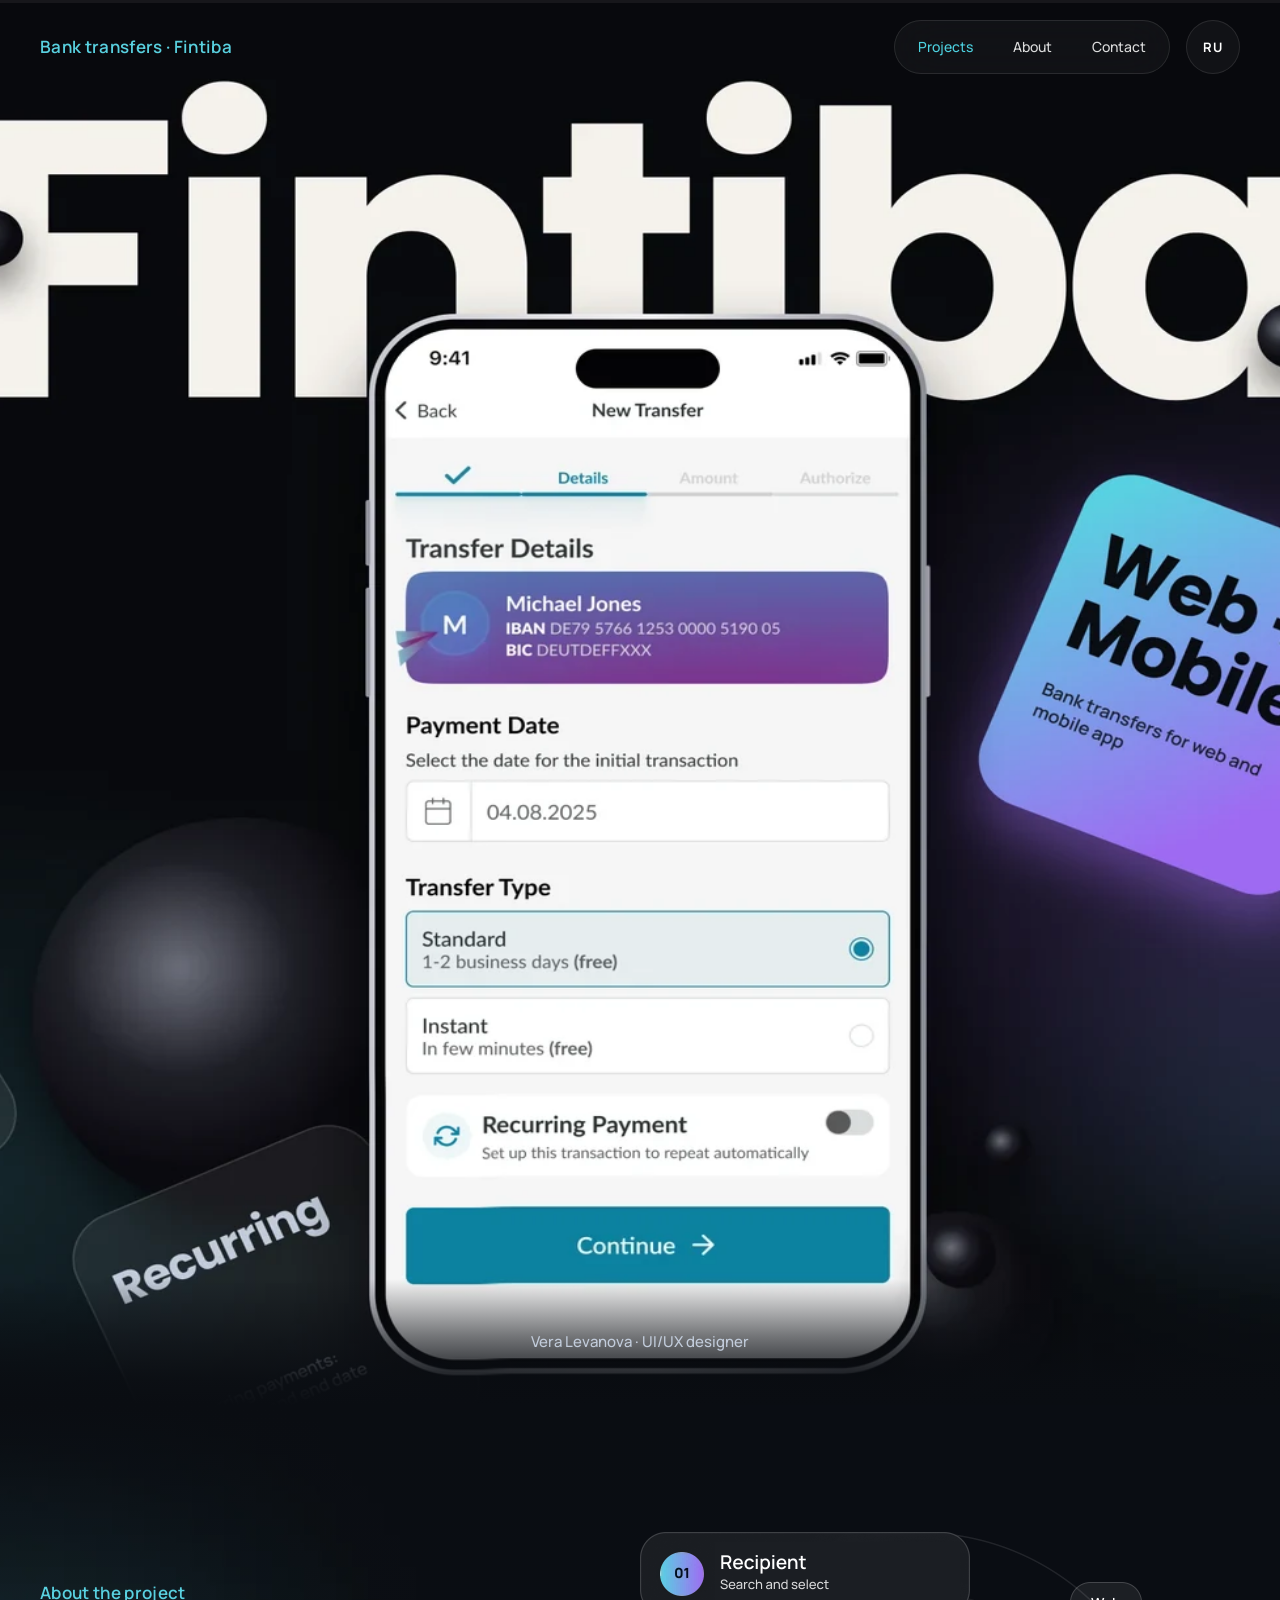
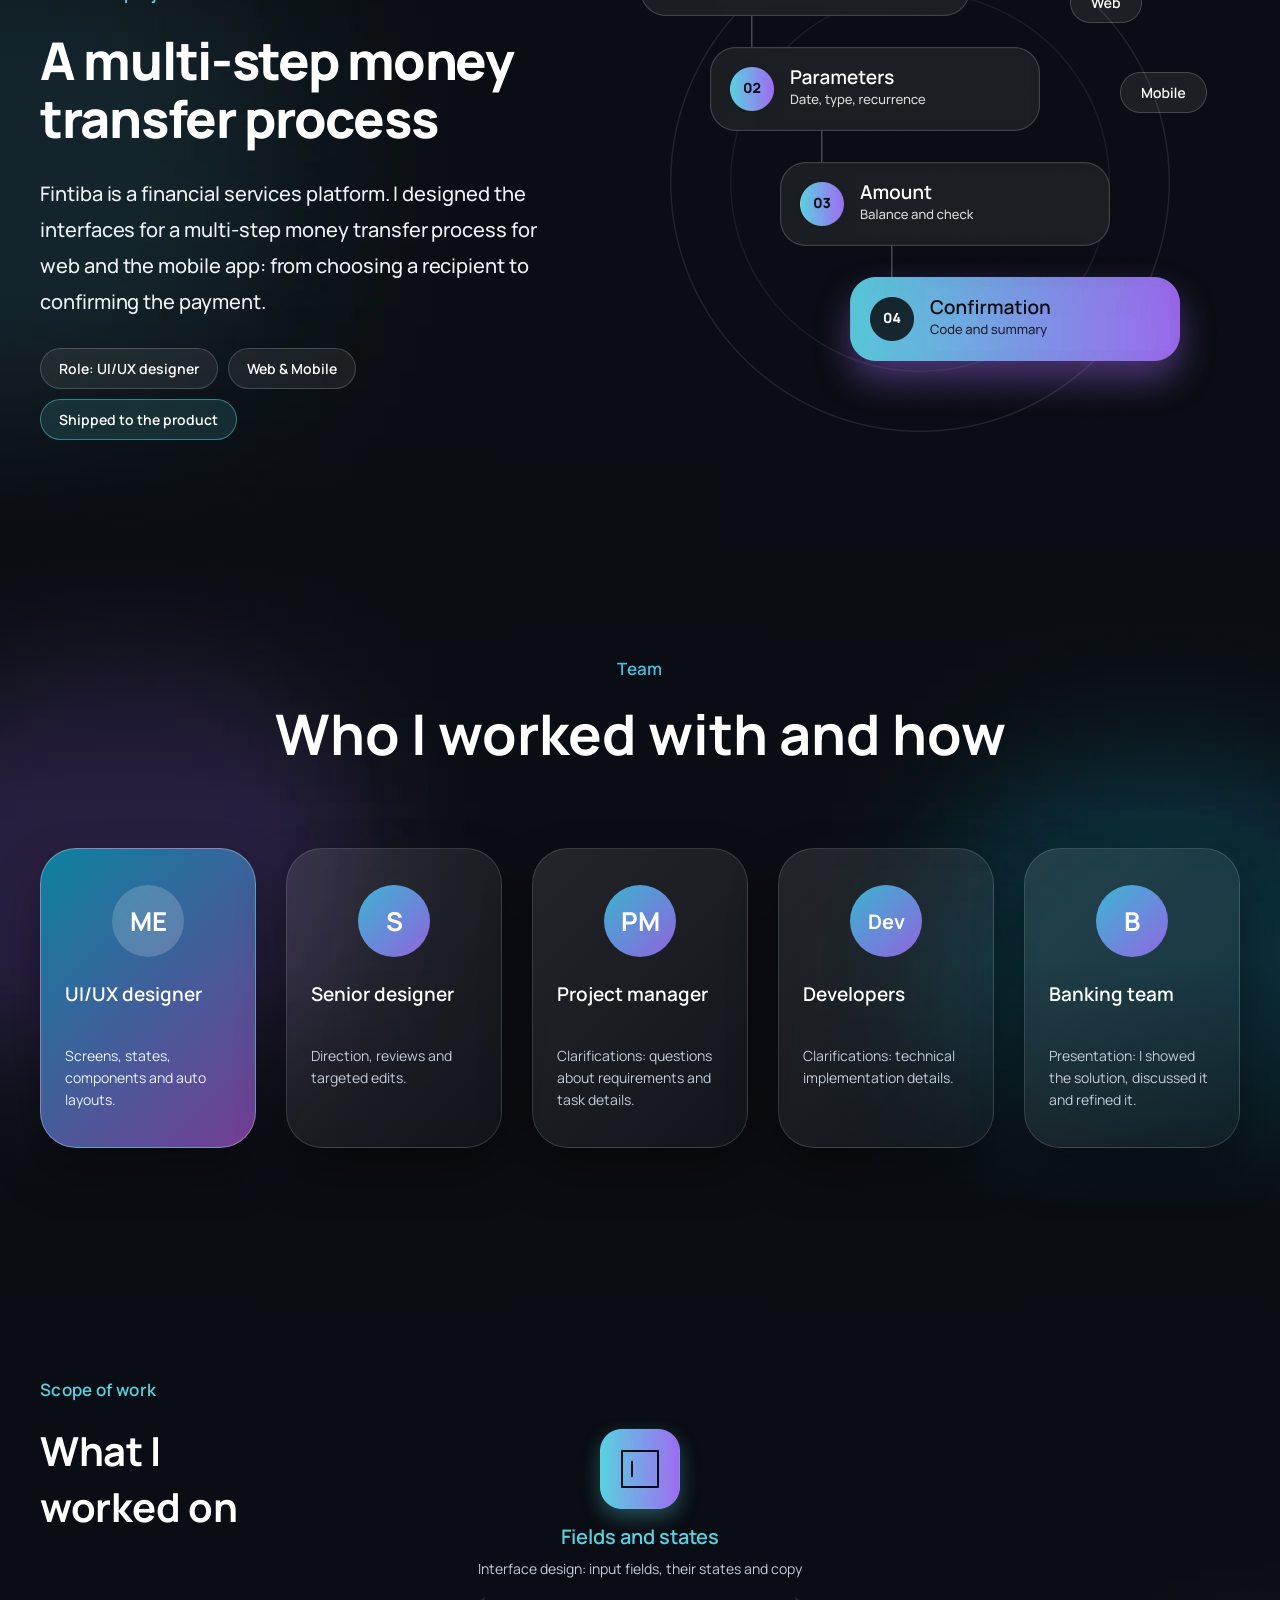
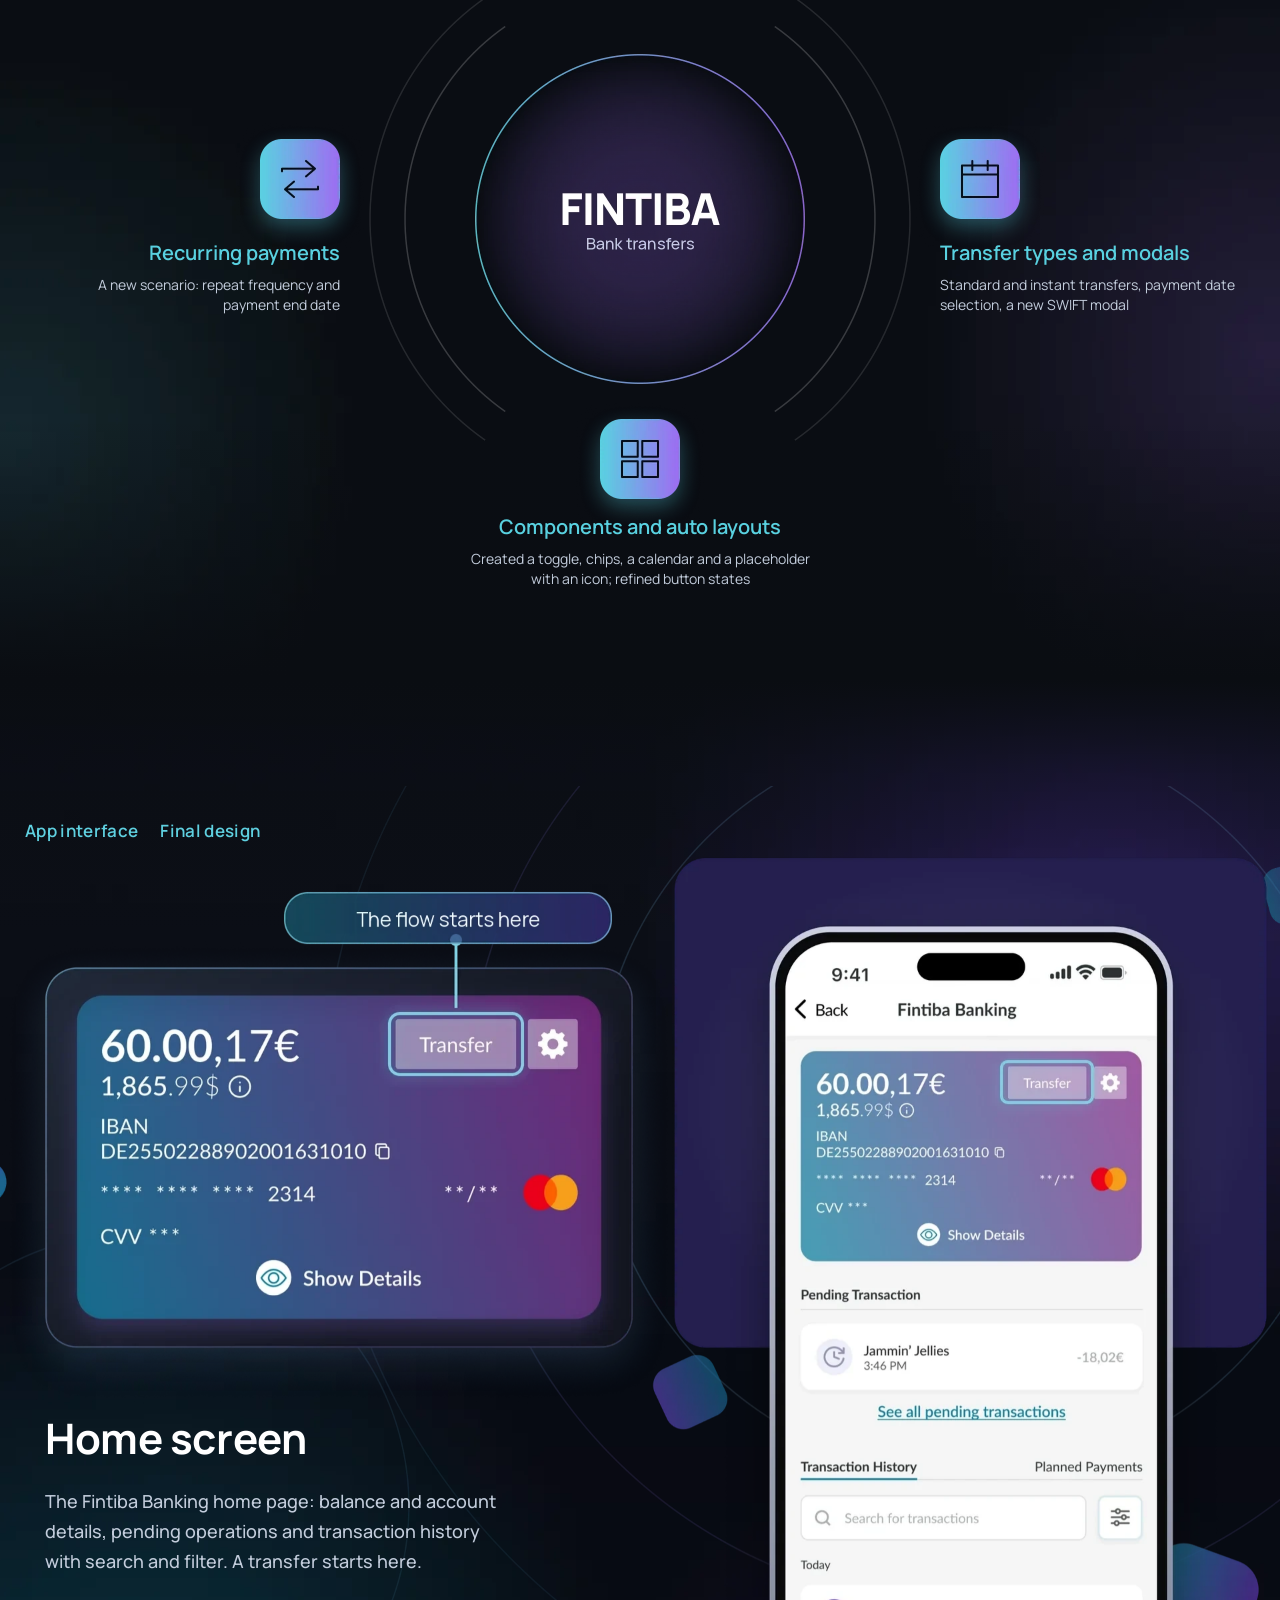
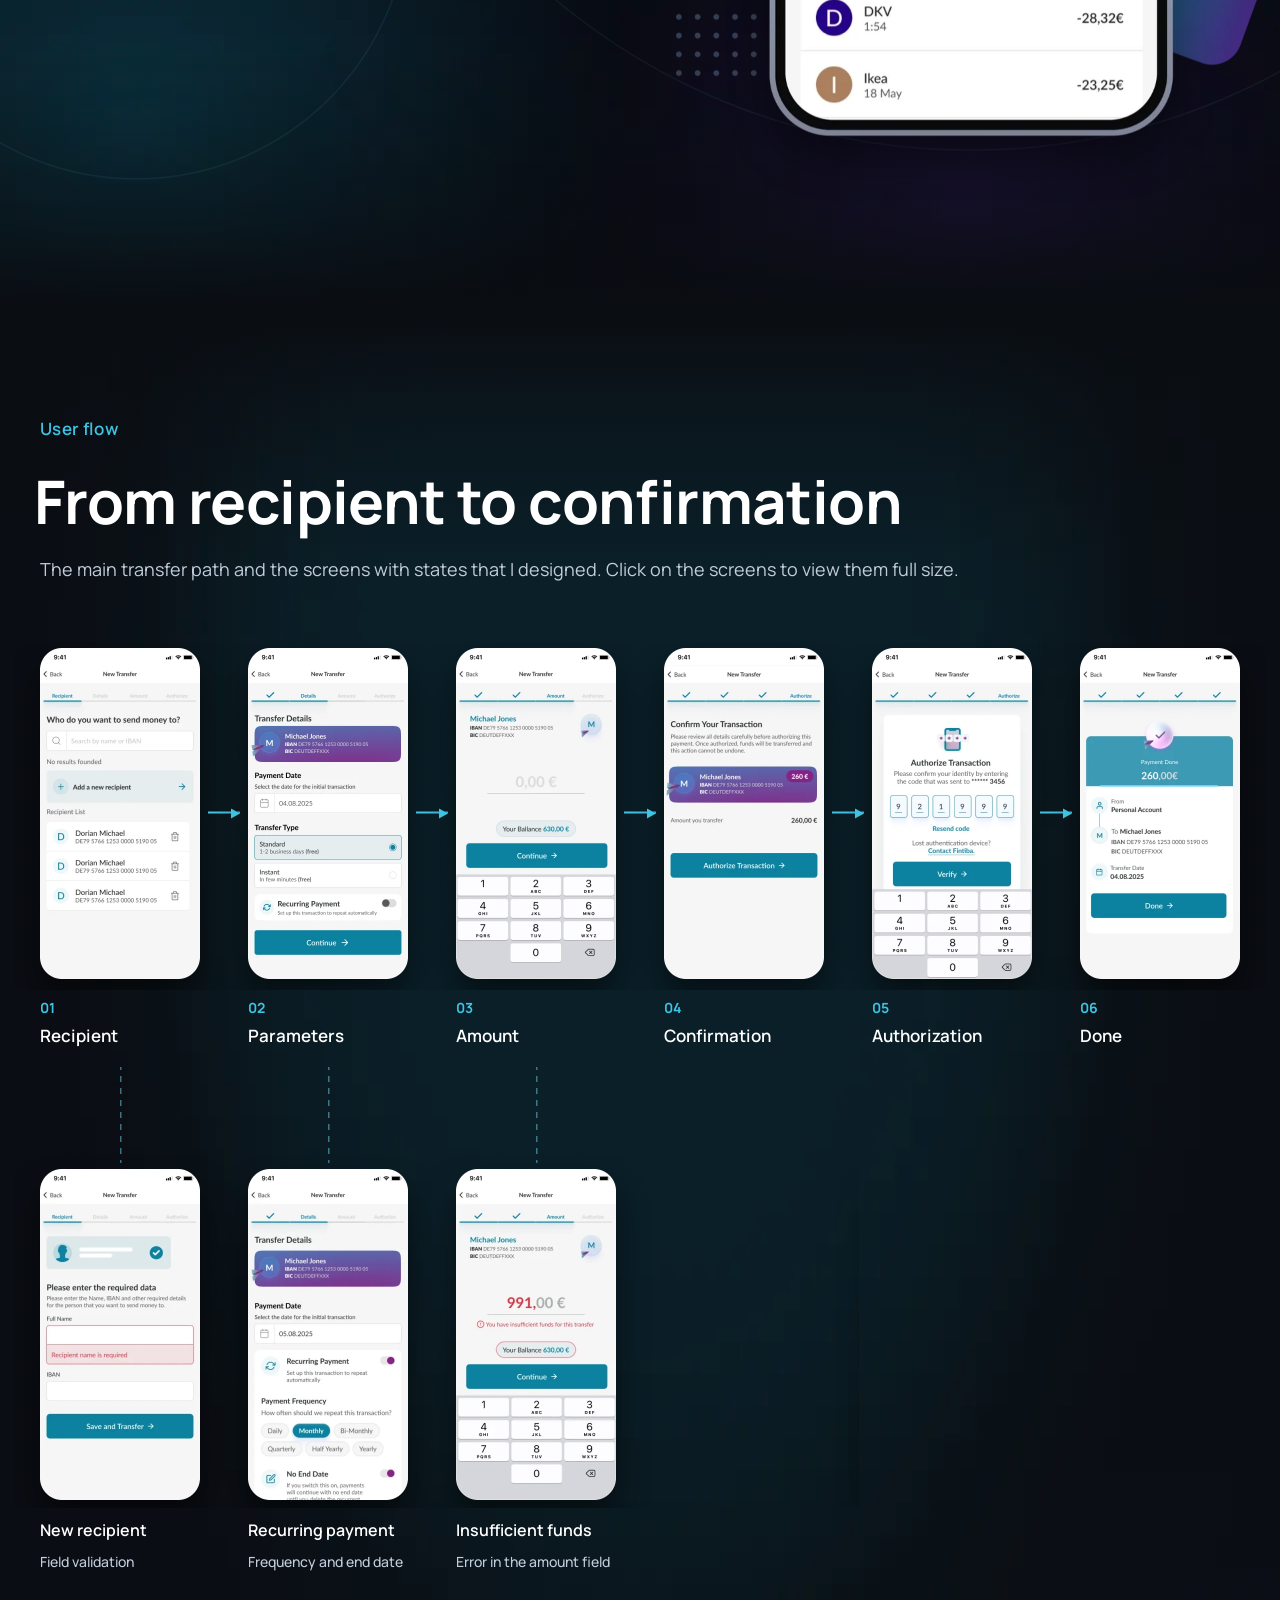
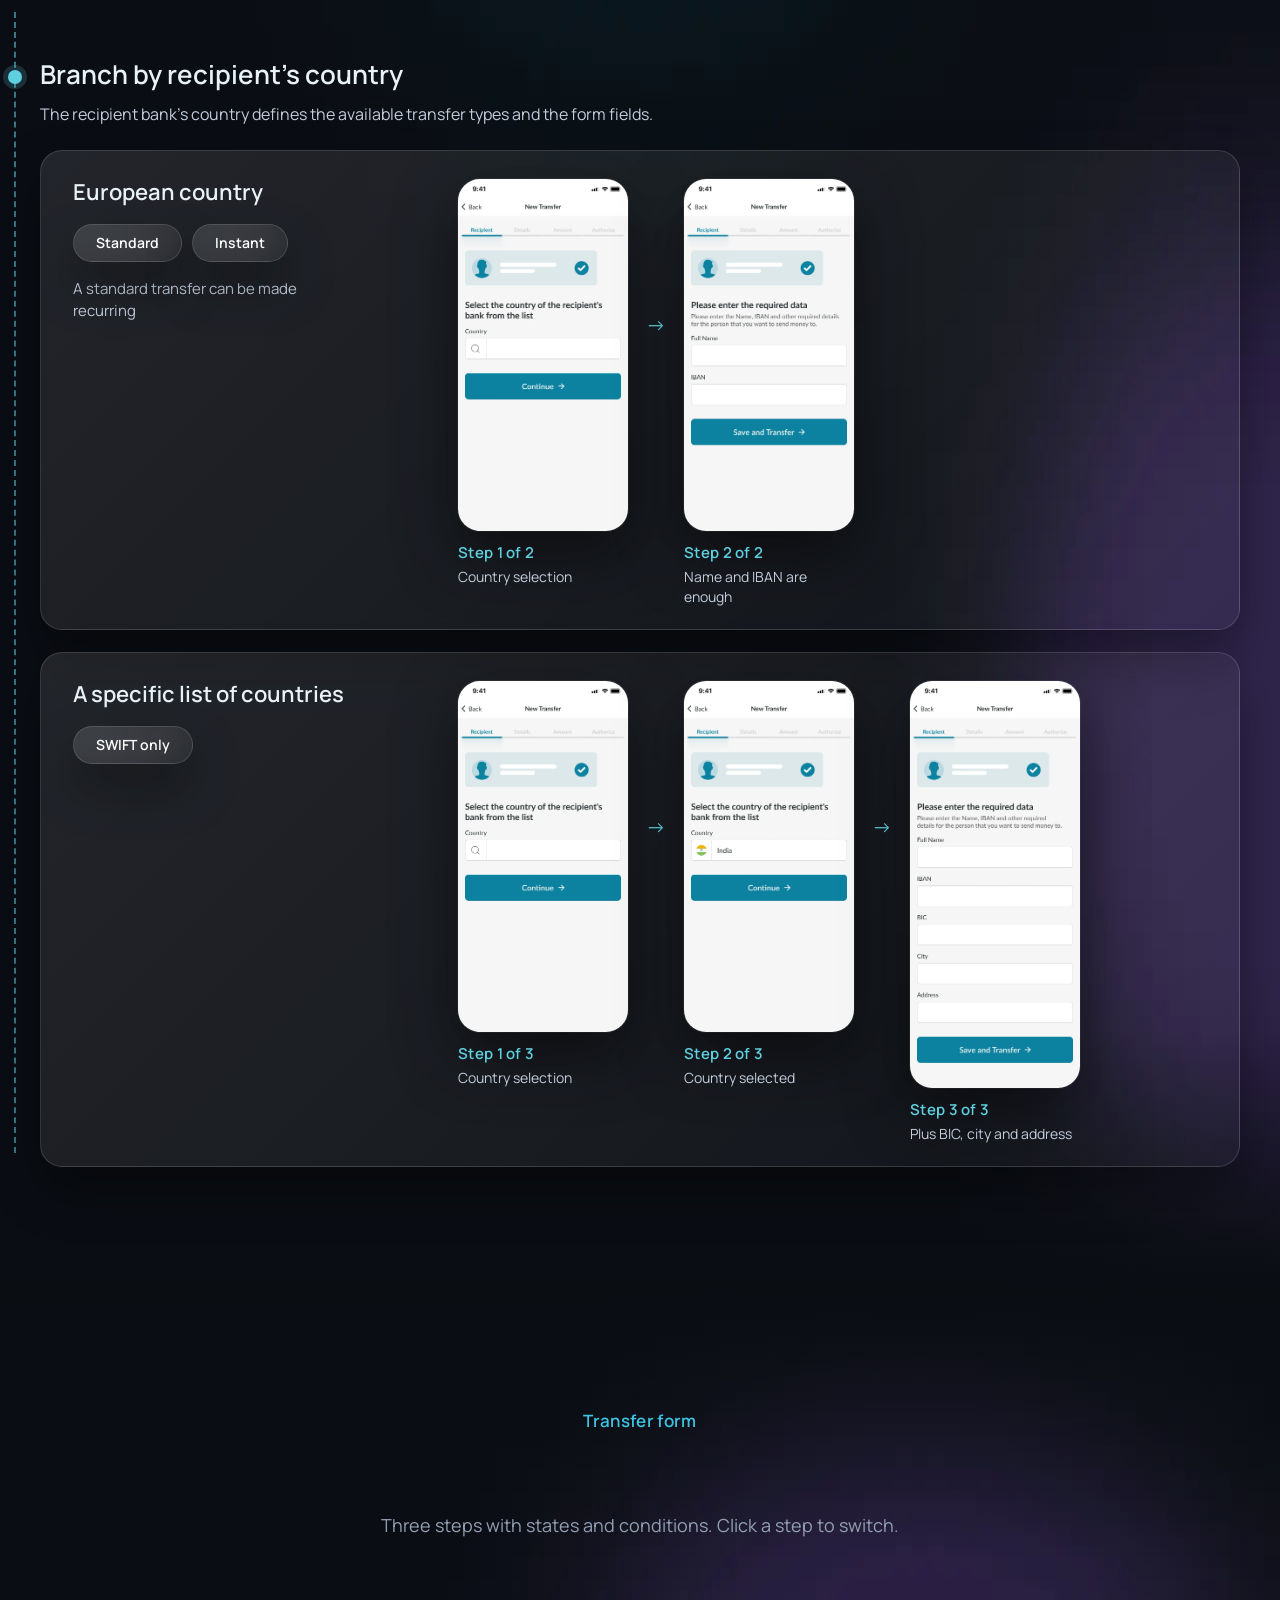
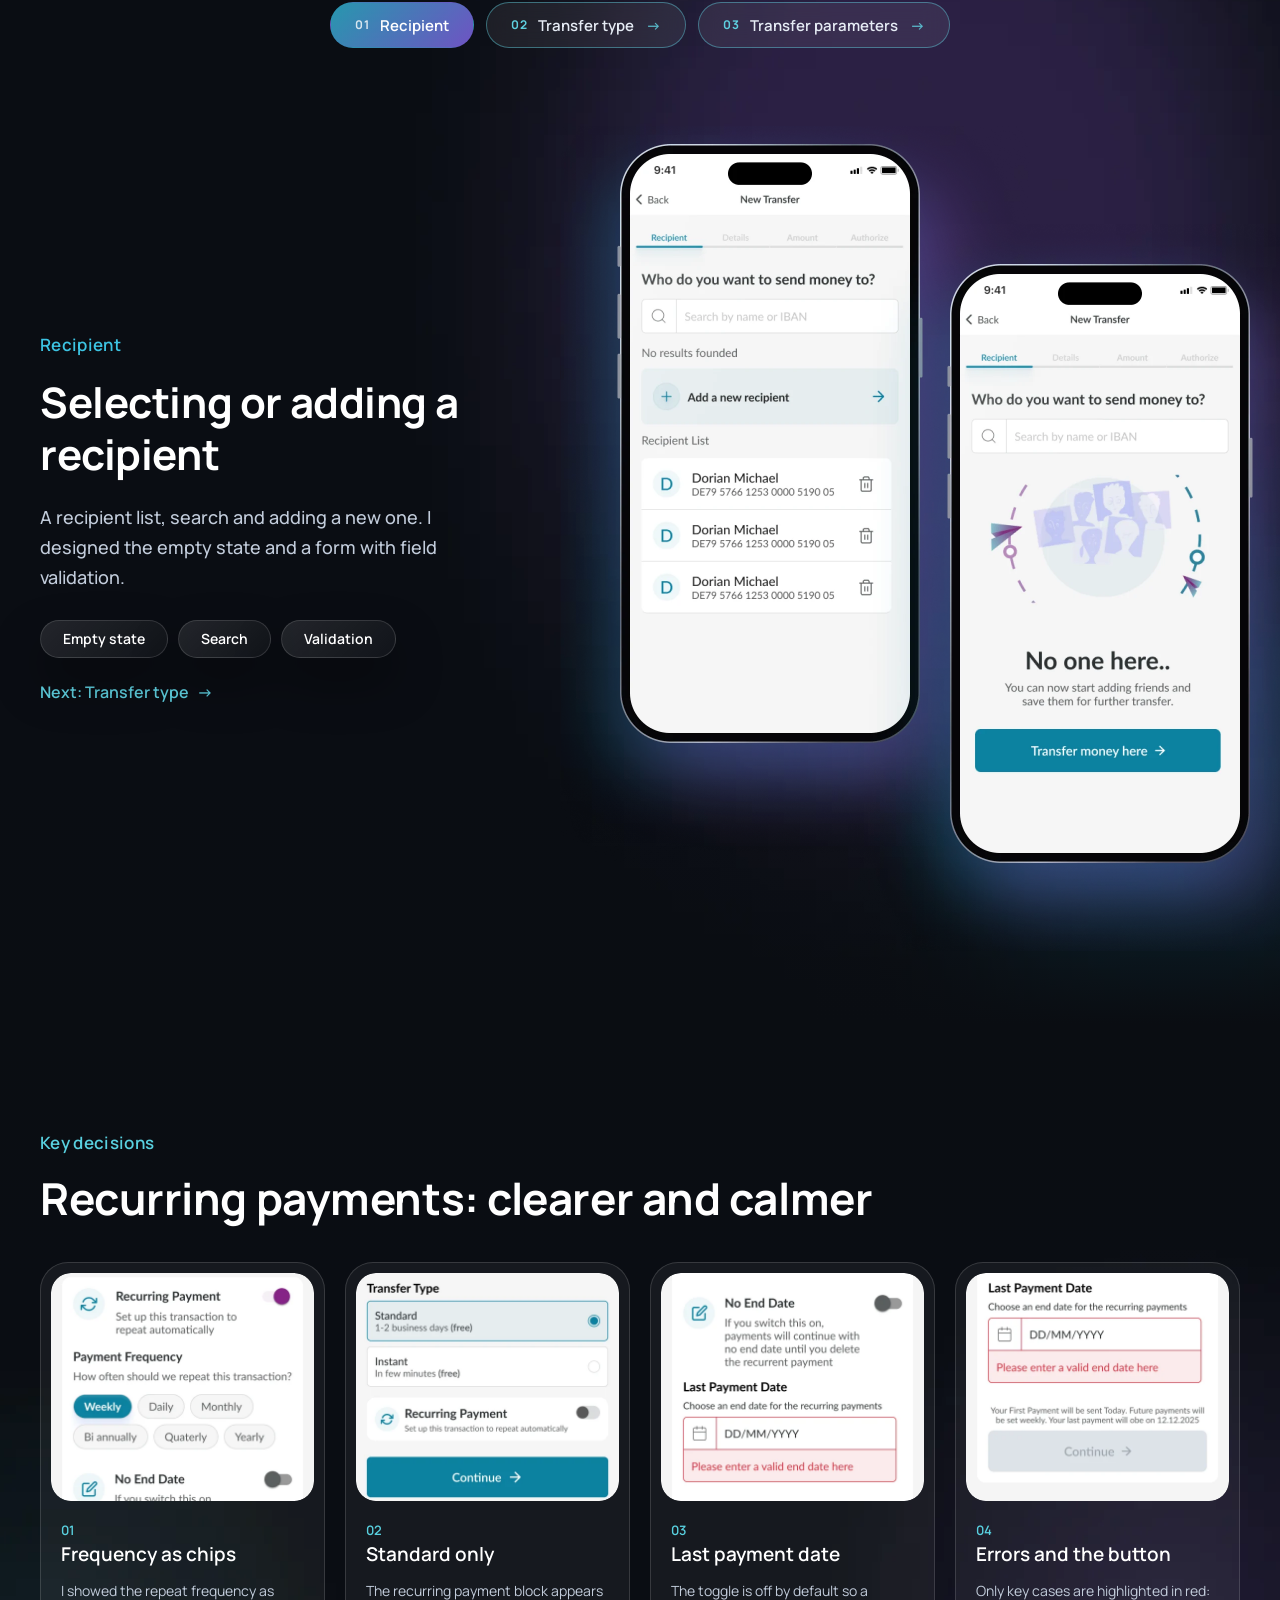
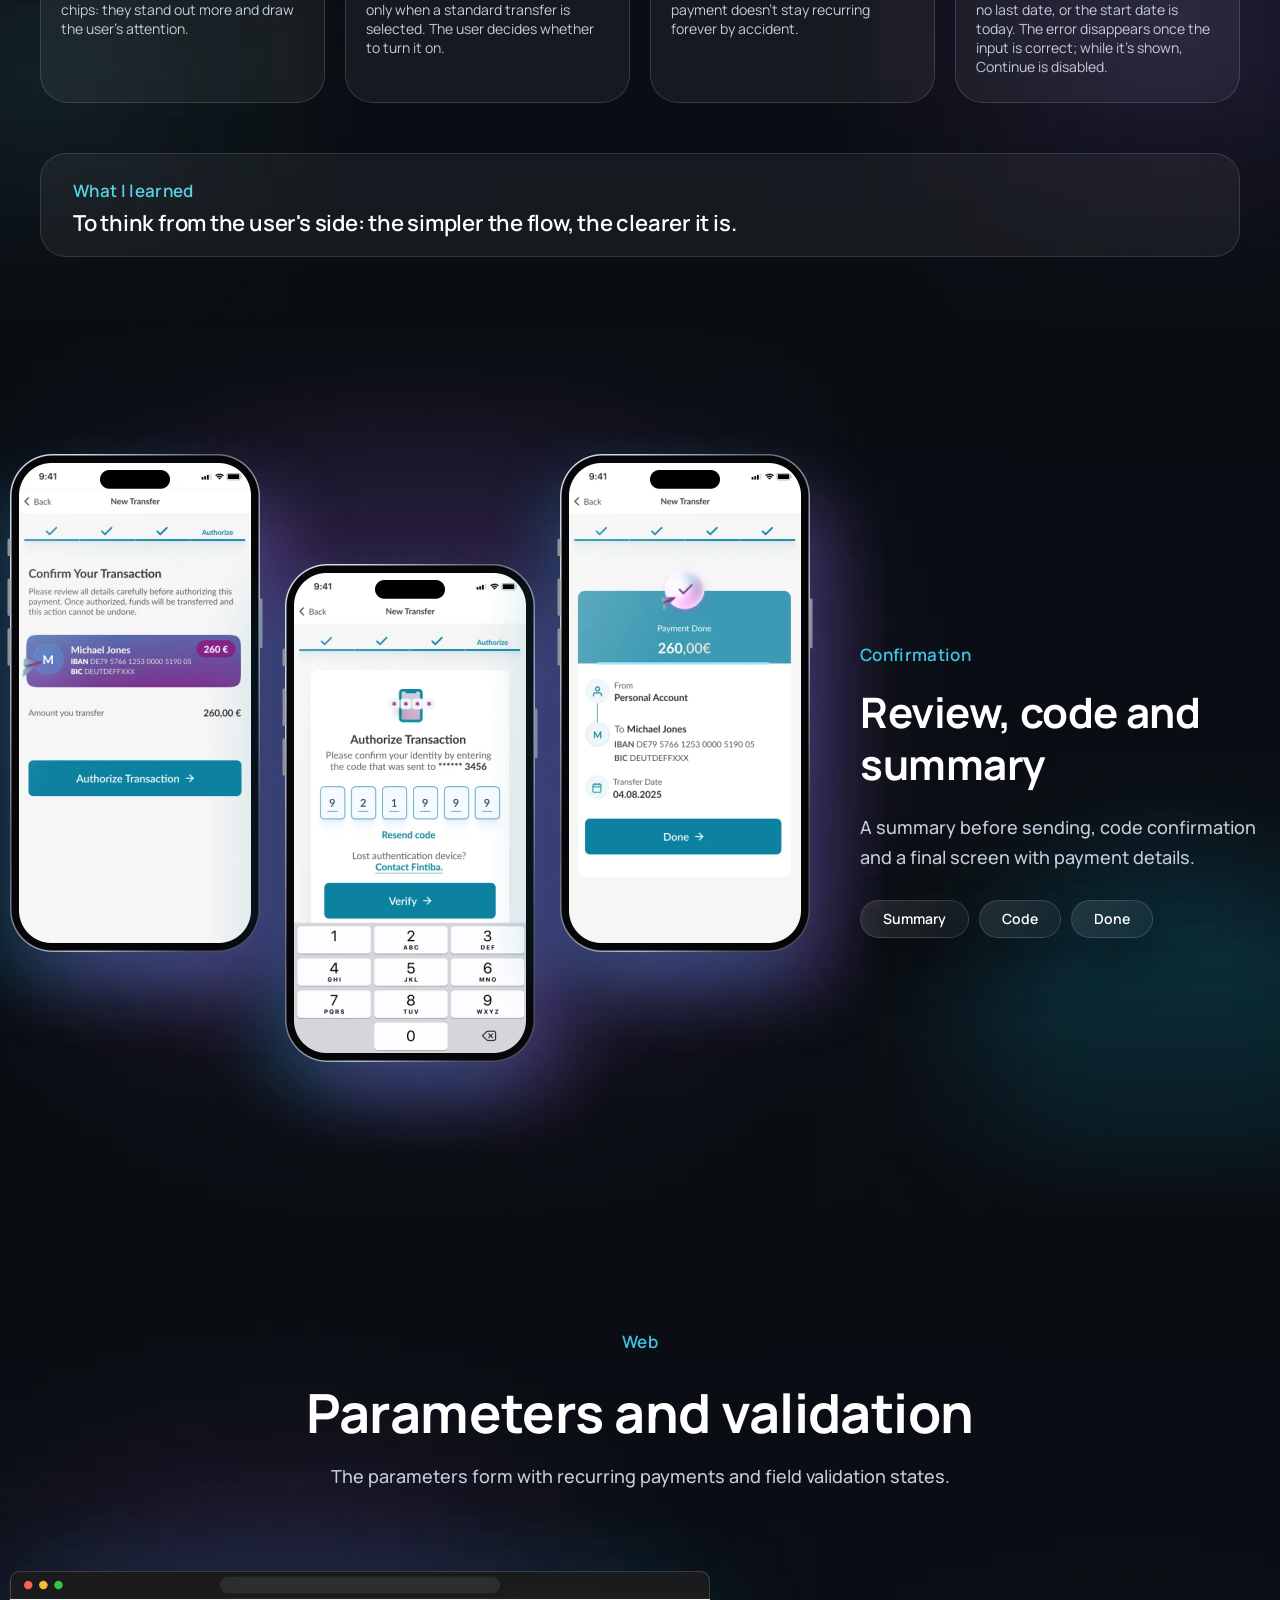
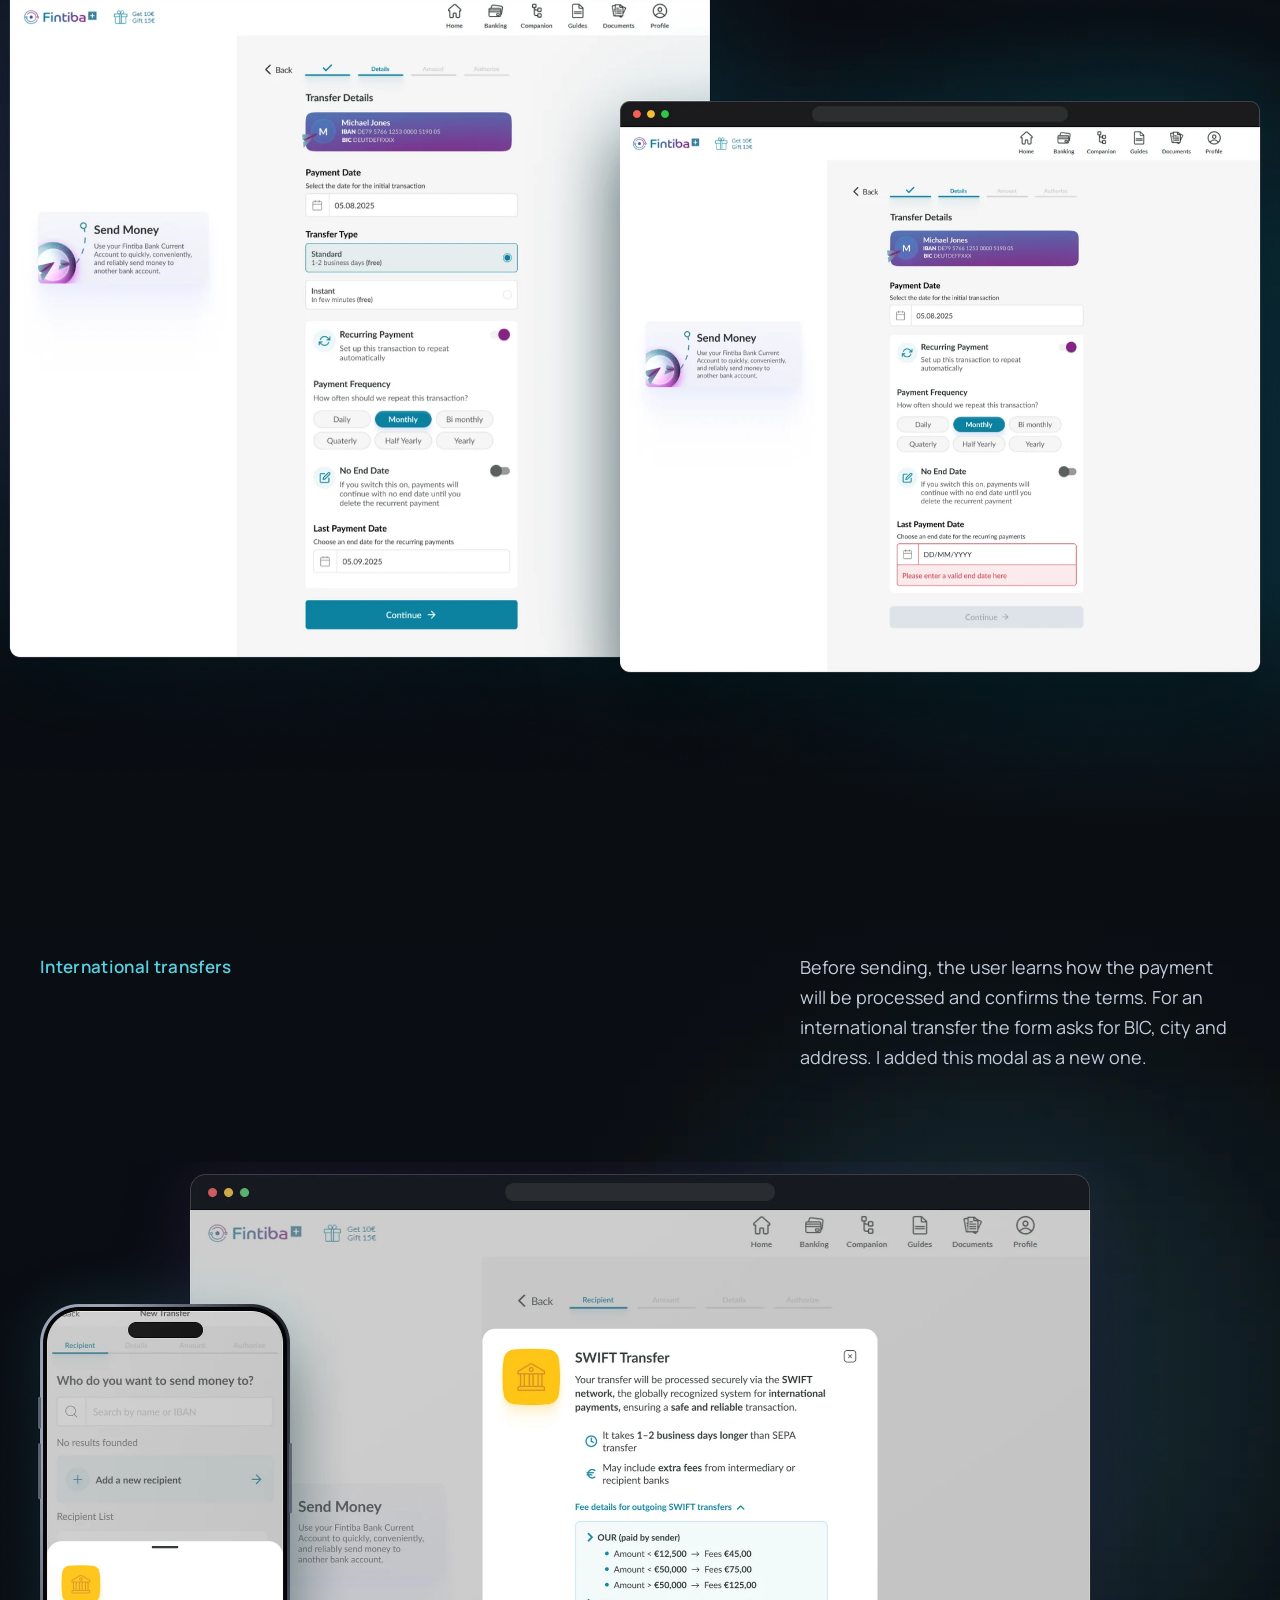
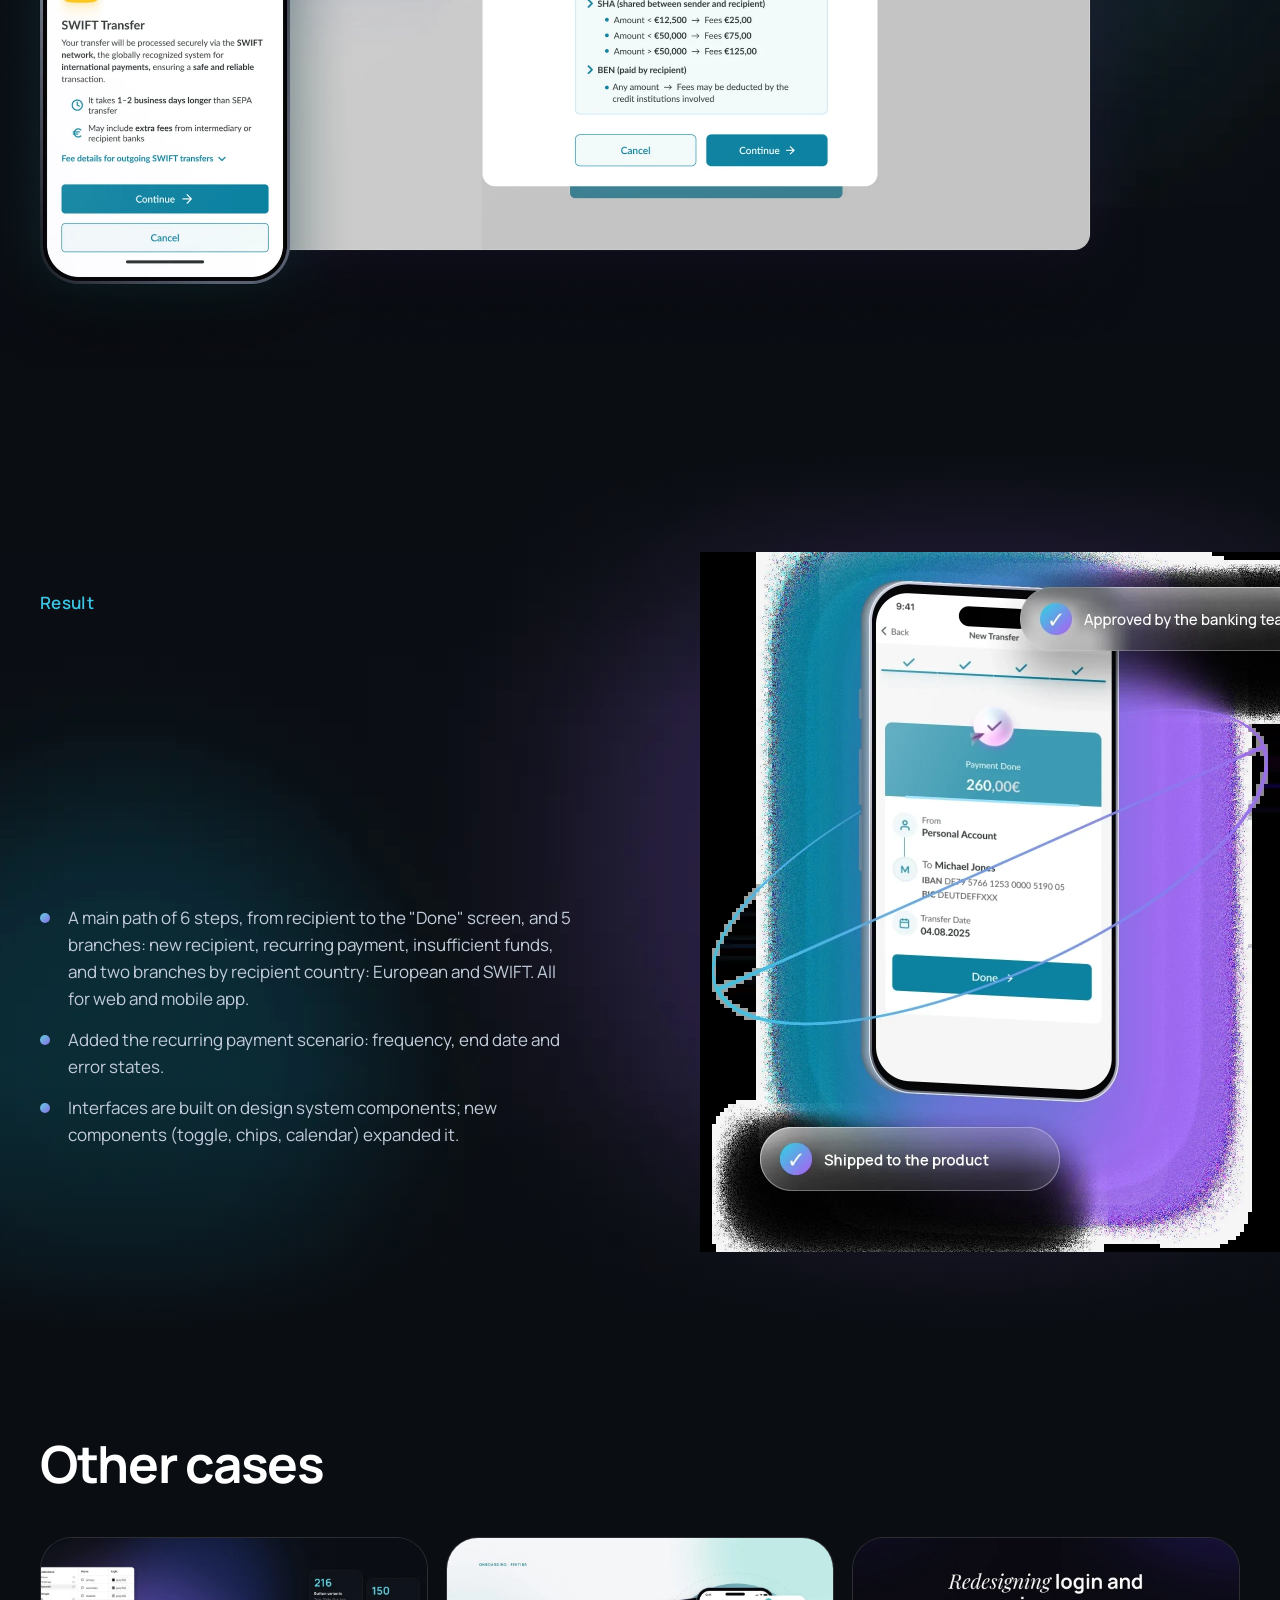
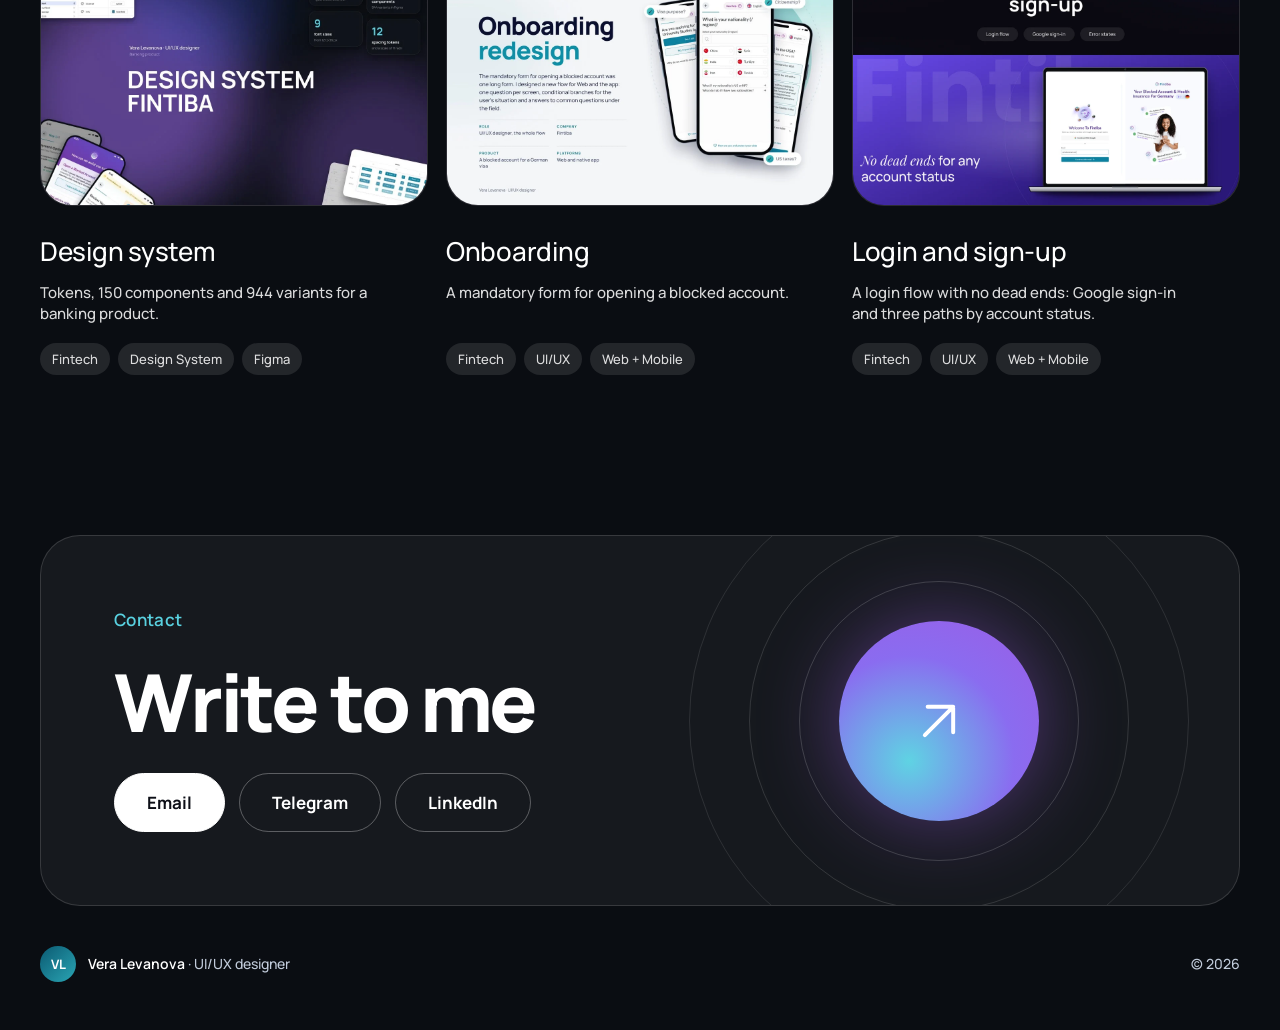
<file: en/cases/transfers.html>
<!doctype html>
<html lang="en">
<head>
  <meta charset="utf-8">
  <meta name="viewport" content="width=device-width, initial-scale=1">
  <title>Fintiba Bank Transfers — Vera Levanova</title>
  <meta name="description" content="Case study: multi-step bank transfer flow for Fintiba web and mobile app — recipient, parameters, recurring payments, confirmation and SWIFT.">
  <meta property="og:title" content="Fintiba Bank Transfers — Vera Levanova's case study">
  <meta property="og:description" content="Standard and instant transfers, recurring payments and payment confirmation for web and mobile app.">
  <meta property="og:type" content="article">
  <meta property="og:image" content="https://veralevanova.github.io/assets/img/og-cover.jpg">
  <meta property="og:image:width" content="1200">
  <meta property="og:image:height" content="630">
  <meta property="og:url" content="https://veralevanova.github.io/en/cases/transfers.html">
  <meta name="twitter:card" content="summary_large_image">
  <link rel="canonical" href="https://veralevanova.github.io/en/cases/transfers.html">
  <meta name="theme-color" content="#08090d">
  <link rel="alternate" hreflang="ru" href="https://veralevanova.github.io/cases/transfers.html">
  <link rel="alternate" hreflang="en" href="https://veralevanova.github.io/en/cases/transfers.html">
  <link rel="icon" href="../../assets/img/favicon.svg" type="image/svg+xml">
  <link rel="preconnect" href="https://fonts.googleapis.com">
  <link rel="preconnect" href="https://fonts.gstatic.com" crossorigin>
  <link href="https://fonts.googleapis.com/css2?family=Manrope:wght@400;500;600;700;800&display=swap" rel="stylesheet">
  <link rel="stylesheet" href="../../assets/css/site.css?v=1793600400">
  <link rel="stylesheet" href="../../assets/css/case-dark.css?v=1793600400">
  <link rel="stylesheet" href="../../assets/css/case-footer.css?v=1793600400">
  <link rel="stylesheet" href="../../assets/css/case-head.css?v=1793600400">
</head>
<body class="theme-dark tr-case">
  <a class="skip-link" href="#main">Skip to content</a>

  <header class="dk-head">
    <div class="container">
      <a class="crumb" href="../index.html#projects">Bank transfers · Fintiba</a>
      <nav class="nav-pill" aria-label="Main navigation">
        <a href="../index.html#projects" aria-current="page">Projects</a>
        <a href="../index.html#about">About</a>
        <a href="#contacts">Contact</a>
      </nav>
      <a class="lang-switch" href="../../cases/transfers.html" hreflang="ru" lang="ru" aria-label="Русская версия">RU</a>
    </div>
  </header>

  <main id="main" class="dk">

    <!-- Hero -->
    <section class="dk-hero">
      <h1>Fintiba: bank transfers for web and mobile app</h1>
      <div class="hero-wrap">
        <picture>
          <source media="(max-width: 1100px)" srcset="../../assets/img/tr/hero-m-v3-en.webp?v=1793480100">
          <img class="hero-img" src="../../assets/img/tr/hero-v3-en.webp?v=1793480100" width="1440" height="1405" alt="Fintiba logo, phone with the new transfer screen and Web + Mobile, Instant, Recurring and Calendar cards">
        </picture>
        <p class="byline">Vera Levanova · UI/UX designer</p>
      </div>
    </section>

    <!-- About the project -->
    <section class="dsec tr-about" style="--h:736; background-image:url(../../assets/img/tr/bg-about.webp)">
      <div class="st">
        <div class="a txt" style="--x:0; --y:140; --w:520">
          <p class="lbl lbl--sm lbl--b">About the project</p>
          <h2>A multi-step money transfer process</h2>
          <p>Fintiba is a financial services platform. I designed the interfaces for a multi-step money transfer process for web and the mobile app: from choosing a recipient to confirming the payment.</p>
          <div class="pills">
            <span class="chip-d">Role: UI/UX designer</span>
            <span class="chip-d">Web &amp; Mobile</span>
            <span class="chip-d chip-d--accent">Shipped to the product</span>
          </div>
        </div>
        <img class="a" style="--x:580; --y:70; --w:610" src="../../assets/img/tr/about-steps-en.webp?v=1793480100" width="1220" height="1060" loading="lazy" alt="Four transfer steps: 01 Recipient, 02 Parameters, 03 Amount, 04 Confirmation; for Web and Mobile">
      </div>
    </section>

    <!-- Team -->
    <section class="dsec tr-team" style="--h:640; background-image:url(../../assets/img/tr/bg-team.webp)">
      <div class="st">
        <div class="a head" style="--x:0; --y:80; --w:1200">
          <p class="lbl">Team</p>
          <h2>Who I worked with and how</h2>
        </div>
        <ul class="a team-cards" style="--x:0; --y:270; --w:1200">
          <li class="tcard tcard--me"><span class="av">ME</span><h3>UI/UX designer</h3><p>Screens, states, components and auto layouts.</p></li>
          <li class="tcard glass"><span class="av">S</span><h3>Senior designer</h3><p>Direction, reviews and targeted edits.</p></li>
          <li class="tcard glass"><span class="av">PM</span><h3>Project manager</h3><p>Clarifications: questions about requirements and task details.</p></li>
          <li class="tcard glass"><span class="av av--sm">Dev</span><h3>Developers</h3><p>Clarifications: technical implementation details.</p></li>
          <li class="tcard glass"><span class="av">B</span><h3>Banking team</h3><p>Presentation: I showed the solution, discussed it and refined it.</p></li>
        </ul>
      </div>
    </section>

    <!-- Scope of work -->
    <section class="dsec tr-zone" style="--h:940; background-image:url(../../assets/img/tr/bg-zone.webp)">
      <div class="st">
        <div class="a" style="--x:0; --y:60; --w:420">
          <p class="lbl lbl--sm">Scope of work</p>
          <h2>What I<br>worked on</h2>
        </div>
        <img class="a only-d" style="--x:180; --y:80; --w:840" src="../../assets/img/tr/zone-en.webp?v=1793480100" width="1680" height="1500" loading="lazy" alt="Diagram: Fintiba bank transfers at the center; four responsibility areas around it">
        <div class="a zitem zitem--c" style="--x:430; --y:204; --w:340">
          <img class="ic" src="../../assets/img/tr/ic-fields.webp" width="108" height="114" alt="" loading="lazy">
          <h3>Fields and states</h3><p>Interface design: input fields, their states and copy</p>
        </div>
        <div class="a zitem zitem--r" style="--x:0; --y:520; --w:300">
          <img class="ic" src="../../assets/img/tr/ic-repeat.webp" width="108" height="114" alt="" loading="lazy">
          <h3>Recurring payments</h3><p>A new scenario: repeat frequency and payment end date</p>
        </div>
        <div class="a zitem" style="--x:900; --y:520; --w:340">
          <img class="ic" src="../../assets/img/tr/ic-cal.webp" width="108" height="114" alt="" loading="lazy">
          <h3>Transfer types and modals</h3><p style="max-width:300px">Standard and instant transfers, payment date selection, a new SWIFT modal</p>
        </div>
        <div class="a zitem zitem--c" style="--x:430; --y:794; --w:340">
          <img class="ic" src="../../assets/img/tr/ic-comps.webp" width="108" height="114" alt="" loading="lazy">
          <h3>Components and auto layouts</h3><p>Created a toggle, chips, a calendar and a placeholder with an icon; refined button states</p>
        </div>
      </div>
    </section>

    <!-- Main screen -->
    <section class="dsec tr-main" style="--h:1051; background-image:url(../../assets/img/tr/bg-main.webp)">
      <div class="st">
        <div class="a tags" style="--x:-15; --y:32; --w:400"><span class="tagd">App interface</span><span class="tagd">Final design</span></div>
        <img class="a only-d" style="--x:-120; --y:0; --w:1440" src="../../assets/img/tr/main-f-en.webp?v=1793480100" width="2160" height="1576" loading="lazy" alt="Account card with Transfer button — 'The flow starts here' — and the Fintiba Banking home screen on a phone">
        <img class="a only-m" src="../../assets/img/tr/main-card-f-en.webp?v=1793480100" width="1260" height="980" loading="lazy" alt="Account card with Transfer button: the transfer flow starts here">
        <div class="a txt" style="--x:5; --y:626; --w:620">
          <h2>Home screen</h2>
          <p>The Fintiba Banking home page: balance and account details, pending operations and transaction history with search and filter. A transfer starts here.</p>
        </div>
        <img class="a only-m" src="../../assets/img/tr/main-phone.webp" width="1390" height="1810" loading="lazy" alt="Fintiba Banking home screen on a phone: balance, pending transactions and transaction history">
      </div>
    </section>

    <!-- User flow -->
    <section class="dsec tr-flow" style="--h:1280; background-image:url(../../assets/img/tr/bg-flow.webp)">
      <div class="st">
        <div class="a" style="--x:0; --y:90; --w:1100">
          <p class="lbl">User flow</p>
          <h2 style="margin:20px 0 0 -6px">From recipient to confirmation</h2>
          <p class="sub" style="margin-top:14px">The main transfer path and the screens with states that I designed. Click on the screens to view them full size.</p>
        </div>
        <div class="a flow-scroll" style="--x:0; --y:320; --w:1200">
          <div class="flow-row flow-row--1">
            <img data-zoom src="../../assets/img/tr/flow-row1.webp" width="2504" height="696" loading="lazy" alt="Six screens of the main transfer path with arrows between them">
            <div class="flow-cap" style="left:0;top:349px"><b>01</b><span>Recipient</span></div>
            <div class="flow-cap" style="left:208px;top:349px"><b>02</b><span>Parameters</span></div>
            <div class="flow-cap" style="left:416px;top:349px"><b>03</b><span>Amount</span></div>
            <div class="flow-cap" style="left:624px;top:349px"><b>04</b><span>Confirmation</span></div>
            <div class="flow-cap" style="left:832px;top:349px"><b>05</b><span>Authorization</span></div>
            <div class="flow-cap" style="left:1040px;top:349px"><b>06</b><span>Done</span></div>
          </div>
          <div class="flow-row flow-row--2">
            <img data-zoom src="../../assets/img/tr/flow-row2b.webp" width="2504" height="900" loading="lazy" alt="States and branches: new recipient, recurring payment, insufficient funds, confirmation code">
            <div class="flow-cap flow-cap--br" style="left:0;top:470px"><span>New recipient</span><small>Field validation</small></div>
            <div class="flow-cap flow-cap--br" style="left:208px;top:470px"><span>Recurring payment</span><small>Frequency and end date</small></div>
            <div class="flow-cap flow-cap--br" style="left:416px;top:470px"><span>Insufficient funds</span><small>Error in the amount field</small></div>
          </div>
        </div>
        <div class="a country" style="--x:0; --y:1330; --w:1200">
          <div class="cbh"><h3 class="cbh__title">Branch by recipient's country</h3></div>
          <p class="crow__lead">The recipient bank's country defines the available transfer types and the form fields.</p>
          <div class="crow glass">
            <div class="crow__info"><h4>European country</h4><div class="crow__pills"><span class="pill glass">Standard</span><span class="pill glass">Instant</span></div><p class="crow__note">A standard transfer can be made recurring</p></div>
            <div class="crow__figs country__shots"><figure><img data-zoom src="../../assets/img/tr/country-f1.webp" width="780" height="1614" loading="lazy" alt="Screen for selecting the recipient's bank country"><figcaption><b>Step 1 of 2</b>Country selection</figcaption></figure><span class="crow__arr" aria-hidden="true">→</span><figure><img data-zoom src="../../assets/img/tr/country-f4.webp" width="780" height="1614" loading="lazy" alt="Recipient form for a European country: name and IBAN"><figcaption><b>Step 2 of 2</b>Name and IBAN are enough</figcaption></figure></div>
          </div>
          <div class="crow glass">
            <div class="crow__info"><h4>A specific list of countries</h4><div class="crow__pills"><span class="pill glass">SWIFT only</span></div></div>
            <div class="crow__figs country__shots"><figure><img data-zoom src="../../assets/img/tr/country-f1.webp" width="780" height="1614" loading="lazy" alt="Screen for selecting the recipient's bank country"><figcaption><b>Step 1 of 3</b>Country selection</figcaption></figure><span class="crow__arr" aria-hidden="true">→</span><figure><img data-zoom src="../../assets/img/tr/country-f2.webp" width="780" height="1614" loading="lazy" alt="India selected"><figcaption><b>Step 2 of 3</b>Country selected</figcaption></figure><span class="crow__arr" aria-hidden="true">→</span><figure><img data-zoom src="../../assets/img/tr/country-f3.webp" width="780" height="1870" loading="lazy" alt="Recipient form for India: name, IBAN, BIC, city and address"><figcaption><b>Step 3 of 3</b>Plus BIC, city and address</figcaption></figure></div>
          </div>
        </div>
      </div>
    </section>

    <!-- Recipient · Transfer type · Parameters (tabs) -->
    <section class="dsec tr-steps" style="--h:1334; background-image:url(../../assets/img/tr/bg-type.webp)">
      <div class="st">
        <div class="steps-head">
          <p class="lbl">Transfer form</p>
          <h2>How the transfer form works</h2>
          <p class="sub">Three steps with states and conditions.<span class="steps-tip"> Click a step to switch.</span></p>
        </div>
        <div class="steps-tabs" role="tablist" aria-label="Transfer form steps">
          <button type="button" role="tab" class="steps-tab is-active" id="st-tab-0" aria-controls="st-panel-0" aria-selected="true"><b>01</b>Recipient</button>
          <button type="button" role="tab" class="steps-tab" id="st-tab-1" aria-controls="st-panel-1" aria-selected="false"><b>02</b>Transfer type</button>
          <button type="button" role="tab" class="steps-tab" id="st-tab-2" aria-controls="st-panel-2" aria-selected="false"><b>03</b>Transfer parameters</button>
        </div>
        <div class="tr-split steps-panel is-active" id="st-panel-0" role="tabpanel" aria-labelledby="st-tab-0">
        <div class="a txt" style="--x:0; --y:644; --w:440">
          <p class="lbl">Recipient</p>
          <h2>Selecting or adding a recipient</h2>
          <p>A recipient list, search and adding a new one. I designed the empty state and a form with field validation.</p>
          <div class="pills"><span class="pill glass">Empty state</span><span class="pill glass">Search</span><span class="pill glass">Validation</span></div>
        </div>
        <img class="a" style="--x:521; --y:436; --w:762" src="../../assets/img/tr/recip.webp" width="1524" height="1650" loading="lazy" alt="Recipient selection screen with a list and the empty state screen 'No one here..'">
        </div>
        <div class="tr-split steps-panel" id="st-panel-1" role="tabpanel" aria-labelledby="st-tab-1">
        <div class="a txt" style="--x:0; --y:644; --w:440">
          <p class="lbl">Transfer type</p>
          <h2>Standard or instant</h2>
          <p>Choosing the transfer type: standard (1–2 business days, free) or instant (a few minutes, free), with the payment date next to it. A standard transfer can be made recurring — the user decides. I added both types to the payment logic. Available options depend on the recipient's country: both types for European countries, and SWIFT only for a specific list of countries.</p>
          <div class="pills"><span class="pill glass">Standard</span><span class="pill glass">Instant</span><span class="pill glass">Payment date</span></div>
        </div>
        <img class="a" style="--x:521; --y:436; --w:762" src="../../assets/img/tr/type.webp" width="1524" height="1650" loading="lazy" alt="Two transfer details screens: standard transfer selected and instant transfer selected">
        </div>
        <div class="tr-split steps-panel" id="st-panel-2" role="tabpanel" aria-labelledby="st-tab-2">
        <img class="a" style="--x:521; --y:436; --w:762" src="../../assets/img/tr/recur.webp" width="1524" height="1650" loading="lazy" alt="Recurring payment screens: recurring payment toggle, repeat frequency and 'No End Date'">
        <div class="a txt" style="--x:0; --y:644; --w:440">
          <p class="lbl">Transfer parameters</p>
          <h2>Recurring payments</h2>
          <p>Payment date and recurring transfer settings: frequency, end date and a “No end date” toggle. I added this scenario to the process.</p>
          <div class="pills"><span class="pill glass">Calendar</span><span class="pill glass">Frequency</span><span class="pill glass">Toggles</span></div>
        </div>
        </div>
      </div>
    </section>

    <!-- Key decisions -->
    <section class="dsec tr-key" style="--h:835; background-image:url(../../assets/img/tr/bg-key.webp)">
      <div class="st">
        <div class="a" style="--x:0; --y:60; --w:1100">
          <p class="lbl lbl--sm">Key decisions</p>
          <h2>Recurring payments: clearer and calmer</h2>
        </div>
        <ul class="a kcards" style="--x:0; --y:190; --w:1200">
          <li class="kcard"><img src="../../assets/img/tr/key-1.webp" width="530" height="460" loading="lazy" alt="Repeat frequency chips: Weekly, Daily, Monthly and others"><span class="n">01</span><h3>Frequency as chips</h3><p>I showed the repeat frequency as chips: they stand out more and draw the user's attention.</p></li>
          <li class="kcard"><img src="../../assets/img/tr/key-2.webp" width="530" height="460" loading="lazy" alt="Recurring payment block under the selected standard transfer"><span class="n">02</span><h3>Standard only</h3><p>The recurring payment block appears only when a standard transfer is selected. The user decides whether to turn it on.</p></li>
          <li class="kcard"><img src="../../assets/img/tr/key-3.webp" width="530" height="460" loading="lazy" alt="No End Date toggle and Last Payment Date field with an error"><span class="n">03</span><h3>Last payment date</h3><p>The toggle is off by default so a payment doesn't stay recurring forever by accident.</p></li>
          <li class="kcard"><img src="../../assets/img/tr/key-4.webp" width="530" height="460" loading="lazy" alt="Date field with an error and a disabled Continue button"><span class="n">04</span><h3>Errors and the button</h3><p>Only key cases are highlighted in red: no last date, or the start date is today. The error disappears once the input is correct; while it's shown, Continue is disabled.</p></li>
        </ul>
        <div class="a learned" style="--x:0; --y:681; --w:1200">
          <p class="lbl">What I learned</p>
          <p>To think from the user's side: the simpler the flow, the clearer it is.</p>
        </div>
      </div>
    </section>

    <!-- Confirmation -->
    <section class="dsec tr-split" style="--h:940; background-image:url(../../assets/img/tr/bg-confirm.webp)">
      <div class="st">
        <img class="a" style="--x:-89; --y:92; --w:932" src="../../assets/img/tr/confirm.webp" width="1864" height="1430" loading="lazy" alt="Three screens: summary before sending, confirmation code entry and the Payment Done result">
        <div class="a txt" style="--x:820; --y:300; --w:440">
          <p class="lbl">Confirmation</p>
          <h2>Review, code and summary</h2>
          <p>A summary before sending, code confirmation and a final screen with payment details.</p>
          <div class="pills"><span class="pill glass">Summary</span><span class="pill glass">Code</span><span class="pill glass">Done</span></div>
        </div>
      </div>
    </section>

    <!-- Web -->
    <section class="dsec tr-web" style="--h:1180; background-image:url(../../assets/img/tr/bg-web.webp)">
      <div class="st">
        <div class="a head" style="--x:0; --y:100; --w:1200">
          <p class="lbl">Web</p>
          <h2>Parameters and validation</h2>
          <p class="sub">The parameters form with recurring payments and field validation states.</p>
        </div>
        <img class="a" style="--x:-98; --y:285; --w:1386" src="../../assets/img/tr/web.webp" width="2400" height="1482" loading="lazy" alt="Web transfer form: recurring payment with frequency and date, and an error state in the last date field">
      </div>
    </section>

    <!-- SWIFT -->
    <section class="dsec tr-swift" style="--h:1122; background-image:url(../../assets/img/tr/bg-swift.webp)">
      <div class="st">
        <div class="a" style="--x:0; --y:64; --w:680">
          <p class="lbl lbl--sm lbl--b">International transfers</p>
          <h2>SWIFT terms<br>in a modal window</h2>
        </div>
        <p class="a aside" style="--x:760; --y:60; --w:440">Before sending, the user learns how the payment will be processed and confirms the terms. For an international transfer the form asks for BIC, city and address. I added this modal as a new one.</p>
        <img class="a" style="--x:-50; --y:270; --w:1248" src="../../assets/img/tr/swift.webp" width="2400" height="1552" loading="lazy" alt="SWIFT Transfer modal on web and mobile app: timelines, OUR, SHA and BEN fees">
      </div>
    </section>

    <!-- Result -->
    <section class="dsec tr-result" style="--h:825; background-image:url(../../assets/img/tr/bg-result.webp)">
      <div class="st">
        <div class="a" style="--x:0; --y:120; --w:640">
          <p class="lbl">Result</p>
          <h2 style="margin-top:26px">The Banking team approved the solution.</h2>
          <h2 class="grad-text">The interfaces I designed shipped to the product.</h2>
          <ul class="res-list">
            <li>A main path of 6 steps, from recipient to the "Done" screen, and 5 branches: new recipient, recurring payment, insufficient funds, and two branches by recipient country: European and SWIFT. All for web and mobile app.</li>
            <li>Added the recurring payment scenario: frequency, end date and error states.</li>
            <li>Interfaces are built on design system components; new components (toggle, chips, calendar) expanded it.</li>
          </ul>
        </div>
        <img class="a" style="--x:660; --y:80; --w:650" src="../../assets/img/tr/result-en.webp?v=1793500200" width="1300" height="1400" loading="lazy" alt="Phone with the Payment Done screen and marks 'Approved by the banking team' and 'Shipped to the product'">
      </div>
    </section>
  </main>

  <!-- Other cases -->
  <section class="lg-more" aria-labelledby="more-title">
    <div class="container">
      <h2 id="more-title" class="lg-more__h"><em>Other</em> cases</h2>
      <ul class="lg-more__grid">
        <li><a class="lg-more__card" href="design-system.html">
          <span class="lg-more__img"><img src="../../assets/img/cover-ds-en.webp?v=1793500000" width="1156" height="800" alt="" loading="lazy"></span>
          <h3>Design system</h3>
          <p>Tokens, 150 components and 944 variants for a banking product.</p>
          <span class="lg-more__tags"><span>Fintech</span><span>Design System</span><span>Figma</span></span>
        </a></li>
        <li><a class="lg-more__card" href="onboarding.html">
          <span class="lg-more__img"><img src="../../assets/img/cover-onb-en.webp?v=1793467786" width="1156" height="800" alt="" loading="lazy"></span>
          <h3>Onboarding</h3>
          <p>A mandatory form for opening a blocked account.</p>
          <span class="lg-more__tags"><span>Fintech</span><span>UI/UX</span><span>Web + Mobile</span></span>
        </a></li>
        <li><a class="lg-more__card" href="login.html">
          <span class="lg-more__img"><img src="../../assets/img/cover-login-en.webp?v=1793471242" width="1156" height="800" alt="" loading="lazy"></span>
          <h3>Login and sign-up</h3>
          <p>A login flow with no dead ends: Google sign-in and three paths by account status.</p>
          <span class="lg-more__tags"><span>Fintech</span><span>UI/UX</span><span>Web + Mobile</span></span>
        </a></li>
      </ul>
    </div>
  </section>

  <footer class="contacts" id="contacts">
    <div class="container">
      <div class="contact-card">
        <p class="eyebrow">Contact</p>
        <h2>Write to me</h2>
        <div class="contact-actions">
          <a class="btn btn--solid" href="mailto:veralevanova27@gmail.com">Email</a>
          <a class="btn" href="https://t.me/verra_lv" target="_blank" rel="noopener">Telegram</a>
          <a class="btn" href="https://www.linkedin.com/in/vera-levanova-6b0aa3266" target="_blank" rel="noopener">LinkedIn</a>
        </div>
        <a class="orb" href="https://t.me/verra_lv" target="_blank" rel="noopener" aria-label="Message on Telegram">
          <svg viewBox="0 0 24 24" fill="none" stroke="#fff" stroke-width="2" stroke-linecap="round" stroke-linejoin="round" aria-hidden="true"><path d="M7 17 17 7M8 7h9v9"/></svg>
        </a>
      </div>
      <div class="site-footer lg-sign">
        <span class="lg-sign__me"><span class="lg-sign__ava" aria-hidden="true">VL</span><span><b>Vera Levanova</b> · UI/UX designer</span></span>
        <span>© 2026</span>
      </div>
    </div>
  </footer>
  <button class="to-top" type="button" aria-label="Back to top">
    <svg viewBox="0 0 24 24" fill="none" stroke="currentColor" stroke-width="2" stroke-linecap="round" stroke-linejoin="round" aria-hidden="true"><path d="M12 19V5M5 12l7-7 7 7"/></svg>
  </button>
  <script src="../../assets/js/back-to-top.js?v=1793091998" defer></script>
  <script src="../../assets/js/cases-en.js?v=1793500700" defer></script>
  <script src="../../assets/js/transfers-en.js?v=1793500100" defer></script>
</body>
</html>
</file>
<file: assets/css/site.css>
/* ==========================================================
   Портфолио Веры Левановой — общие стили
   Оболочка сайта тёмная; кейс онбординга — светлый (body.theme-light)
   ========================================================== */

:root {
  /* тёмная оболочка */
  --bg: #0a0d12;
  --surface: rgba(255, 255, 255, 0.04);
  --surface-2: rgba(255, 255, 255, 0.06);
  --border: rgba(255, 255, 255, 0.10);
  --text: #ffffff;
  --muted: #9ea6b2;
  --accent: #4dd1e0;

  /* светлый кейс */
  --l-bg: #f5f6f8;
  --l-card: #ffffff;
  --l-border: #e3e6ee;
  --l-navy: #0b1030;
  --l-slate: #4f587a;
  --l-teal-text: #0b7285;
  --l-teal: #0c7e94;
  --l-coral: #c2410c;
  --l-shadow: 0 12px 30px rgba(11, 16, 48, 0.05);
  --grad-teal: linear-gradient(135deg, #0b5a72 0%, #11788f 45%, #2aa5b4 100%);

  --container: 1200px;
  --gutter: 120px;
  --radius-lg: 28px;
  --radius-md: 20px;
  --font: "Manrope", system-ui, -apple-system, "Segoe UI", sans-serif;
}

*, *::before, *::after { box-sizing: border-box; }
html { scroll-behavior: smooth; -webkit-text-size-adjust: 100%; }
body {
  margin: 0;
  font-family: var(--font);
  background: var(--bg);
  color: var(--text);
  font-size: 16px;
  line-height: 1.55;
  -webkit-font-smoothing: antialiased;
}
img { display: block; max-width: 100%; height: auto; }
a { color: inherit; }
h1, h2, h3, h4, p { margin: 0; }
ul { margin: 0; padding: 0; list-style: none; }

.container {
  width: 100%;
  max-width: calc(var(--container) + 2 * 40px);
  margin: 0 auto;
  padding: 0 40px;
}

.skip-link {
  position: absolute; left: -999px; top: 8px;
  background: var(--accent); color: #000; padding: 8px 14px; border-radius: 8px; z-index: 100;
}
.skip-link:focus { left: 16px; }

:focus-visible { outline: 2px solid var(--accent); outline-offset: 3px; border-radius: 6px; }

/* ---------- навигация ---------- */
.site-header { padding: 40px 0 0; position: relative; z-index: 5; }
.site-header .container { display: flex; flex-wrap: wrap; align-items: center; justify-content: space-between; gap: 12px 16px; }
.brand, .nav-pill a { white-space: nowrap; }
.brand { font-weight: 600; font-size: 16px; text-decoration: none; }
.nav-pill {
  display: flex; gap: 4px; padding: 5px;
  background: var(--surface); border: 1px solid var(--border); border-radius: 999px;
}
.nav-pill a {
  text-decoration: none; font-size: 14px; font-weight: 500;
  padding: 10px 18px; border-radius: 999px; color: var(--text); opacity: .85;
  transition: background .2s, opacity .2s;
}
.nav-pill a:hover { background: var(--surface-2); opacity: 1; }
.nav-pill a[aria-current="page"] { color: var(--accent); opacity: 1; }

/* ---------- общие элементы ---------- */
.eyebrow {
  font-size: 14px; font-weight: 600; letter-spacing: .12em; text-transform: uppercase;
  color: var(--accent);
}
.tag {
  display: inline-block; font-size: 12px; font-weight: 500;
  padding: 6px 14px; border-radius: 999px; background: rgba(255,255,255,.06); color: var(--muted);
}
.link-arrow {
  color: var(--accent); font-weight: 600; text-decoration: none; font-size: 16px;
  display: inline-flex; gap: 6px; align-items: center;
}
.link-arrow:hover { text-decoration: underline; text-underline-offset: 4px; }

/* ==========================================================
   ГЛАВНАЯ
   ========================================================== */
.hero { padding: 150px 0 140px; }
.hero h1 {
  font-size: clamp(64px, 10.3vw, 148px); line-height: .95; font-weight: 700;
  letter-spacing: -0.03em; margin: 28px 0 40px;
}
.hero .lead { max-width: 640px; font-size: 20px; color: var(--muted); line-height: 1.6; }

.section { padding: 80px 0; }
.section-title { font-size: clamp(40px, 5vw, 64px); font-weight: 700; letter-spacing: -0.02em; line-height: 1.1; margin-top: 14px; }

/* карточки кейсов */
.cases-grid { display: grid; grid-template-columns: minmax(0, 1fr) minmax(0, 1fr); gap: 40px; margin-top: 48px; }
.case-card {
  display: flex; flex-direction: column;
  background: var(--surface); border: 1px solid var(--border); border-radius: var(--radius-lg);
  overflow: hidden; text-decoration: none; color: inherit;
  transition: transform .25s ease, border-color .25s ease;
}
.case-card:hover { transform: translateY(-4px); border-color: rgba(255,255,255,.2); }
.case-card .cover { aspect-ratio: 578 / 400; width: 100%; object-fit: cover; }
.case-card .body { padding: 32px; display: flex; flex-direction: column; gap: 16px; flex: 1; }
.case-card .tags { display: flex; flex-wrap: wrap; gap: 8px; }
.case-card h3 { font-size: 30px; font-weight: 700; line-height: 1.2; letter-spacing: -0.01em; }
.case-card p { color: var(--muted); font-size: 16px; }
.case-card .link-arrow { margin-top: auto; padding-top: 8px; }
.case-card--wide { grid-column: 1 / -1; flex-direction: row; }
.case-card--wide .cover { width: 50%; aspect-ratio: auto; min-height: 400px; }
.case-card--wide .body { justify-content: center; padding: 48px; }

/* обо мне */
.about-grid { display: grid; grid-template-columns: 320px minmax(0, 1fr); gap: 80px; align-items: start; }
.about-grid .sticky { position: sticky; top: 40px; }
.about-cards { display: flex; flex-direction: column; gap: 20px; }
.info-card {
  background: var(--surface); border: 1px solid var(--border); border-radius: var(--radius-md);
  padding: 32px;
}
.info-card h3 { font-size: 24px; font-weight: 700; line-height: 1.3; }
.info-card .meta { color: var(--accent); font-size: 14px; margin-top: 8px; }
.info-card ul { margin-top: 18px; display: flex; flex-direction: column; gap: 12px; }
.info-card li { position: relative; padding-left: 20px; color: var(--muted); font-size: 16px; }
.info-card li::before { content: ""; position: absolute; left: 4px; top: .65em; width: 5px; height: 5px; border-radius: 50%; background: var(--muted); }
.chips { display: flex; flex-wrap: wrap; gap: 10px; margin-top: 18px; }
.chip { font-size: 14px; padding: 8px 14px; border-radius: 999px; background: rgba(255,255,255,.06); color: #dfe3ea; }
.langs { margin-top: 14px; color: var(--muted); display: flex; flex-direction: column; gap: 6px; }

/* контакты (общий подвал) */
.contacts { padding: 60px 0 40px; background: var(--bg); color: var(--text); }
.contact-card {
  position: relative; overflow: hidden;
  background: var(--surface); border: 1px solid var(--border); border-radius: 32px;
  padding: 80px 72px; min-height: 360px;
}
.contact-card h2 { font-size: clamp(44px, 6vw, 80px); font-weight: 700; letter-spacing: -0.03em; line-height: 1; margin: 18px 0 36px; position: relative; z-index: 1; }
.contact-actions { display: flex; flex-wrap: wrap; gap: 12px; position: relative; z-index: 1; }
.btn {
  display: inline-flex; align-items: center; justify-content: center;
  padding: 15px 28px; border-radius: 999px; font-weight: 600; font-size: 17px; text-decoration: none;
  border: 1px solid rgba(255,255,255,.3); color: var(--text); transition: background .2s;
}
.btn:hover { background: rgba(255,255,255,.08); }
.btn--solid { background: #fff; color: #0d0f17; border-color: #fff; }
.btn--solid:hover { background: #e9ecf1; }
.orb {
  position: absolute; right: 120px; top: 50%; transform: translateY(-50%);
  width: 200px; height: 200px; border-radius: 50%;
  background: radial-gradient(circle at 35% 70%, #5fd3e3 0%, #8a6cf0 55%, #9b5de5 100%);
  box-shadow: 0 0 80px rgba(155, 93, 229, .45);
  display: grid; place-items: center;
}
.orb::before, .orb::after {
  content: ""; position: absolute; border-radius: 50%; border: 1px solid rgba(255,255,255,.12);
}
.orb::before { inset: -60px; }
.orb::after { inset: -130px; border-color: rgba(255,255,255,.08); }
.orb svg { width: 56px; height: 56px; }
.site-footer { display: flex; justify-content: space-between; gap: 16px; color: #c2ccdb; font-size: 14px; padding: 40px 0 0; }

/* ==========================================================
   КЕЙС (светлый)
   ========================================================== */
body.theme-light { background: var(--l-bg); color: var(--l-navy); }
.theme-light .site-header .brand { color: var(--l-navy); }
.theme-light .nav-pill { background: rgba(255,255,255,.75); border-color: var(--l-border); backdrop-filter: blur(8px); }
.theme-light .nav-pill a { color: var(--l-navy); }
.theme-light .nav-pill a:hover { background: #eef1f5; }
.theme-light :focus-visible { outline-color: var(--l-teal-text); }

.case { --pad: 120px; }
.case section { padding: 96px 0; position: relative; overflow-x: clip; }
/* соседние разделы на одном фоне не удваивают отступ */
.case section:not([style]):not(.divider) + section:not([style]):not(.divider) { padding-top: 16px; }
.case .divider + section:not([style]) { padding-top: 56px; }
.case .eyebrow, .case .num { color: var(--l-teal-text); }
.case .num { font-size: 14px; font-weight: 600; letter-spacing: .12em; display: block; margin-bottom: 22px; }
.case h2 { font-size: clamp(36px, 4.4vw, 52px); font-weight: 700; letter-spacing: -0.02em; line-height: 1.15; }
.case h3 { font-weight: 700; line-height: 1.3; }
.case .sub { font-size: 20px; color: var(--l-slate); margin-top: 14px; max-width: 900px; }
.case p { color: var(--l-slate); }
.mark {
  display: inline-block; background: var(--l-teal); color: #fff;
  border-radius: 16px; padding: 0 .22em .06em; line-height: 1.2;
}
.card {
  background: var(--l-card); border: 1px solid var(--l-border); border-radius: var(--radius-lg);
  box-shadow: var(--l-shadow); padding: 28px;
}
.card .label { font-size: 14px; font-weight: 600; letter-spacing: .12em; text-transform: uppercase; color: var(--l-teal-text); }
.card--teal { background: var(--grad-teal); border: none; color: #fff; }
.card--teal p, .card--teal h3 { color: #fff; }
.card--teal .label { color: rgba(255,255,255,.92); }
.bullets { display: flex; flex-direction: column; gap: 14px; }
.bullets li { position: relative; padding-left: 26px; color: var(--l-slate); font-size: 19px; }
.bullets li::before { content: ""; position: absolute; left: 0; top: .5em; width: 11px; height: 11px; border-radius: 50%; background: var(--l-teal); }
figure { margin: 0; }
figcaption { font-size: 15px; color: var(--l-slate); margin-top: 12px; }

/* обложка */
.case-hero { padding: 80px 0 60px !important; }
.case-hero .grid { display: grid; grid-template-columns: minmax(0, 1fr) minmax(0, 1fr); gap: 40px; align-items: center; }
.case-hero h1 { font-size: clamp(56px, 6.5vw, 92px); line-height: 1; font-weight: 700; letter-spacing: -0.03em; margin: 40px 0 36px; }
.case-hero h1 span { color: var(--l-teal); display: block; }
.case-hero .lead { font-size: 20px; color: var(--l-navy); max-width: 560px; line-height: 1.6; }
.meta-grid { display: grid; grid-template-columns: minmax(0, 1fr) minmax(0, 1fr); gap: 28px 30px; margin-top: 34px; max-width: 560px; }
.meta-grid div { border-top: 1px solid var(--l-border); padding-top: 14px; }
.meta-grid dt { font-size: 14px; font-weight: 600; letter-spacing: .12em; color: var(--l-teal-text); text-transform: uppercase; }
.meta-grid dd { margin: 6px 0 0; font-size: 17px; color: var(--l-navy); }
.byline { margin-top: 48px; font-size: 15px; color: var(--l-slate); }

/* лента */
.ribbon { overflow: hidden; padding-bottom: 0 !important; }
.ribbon h2 { font-size: clamp(48px, 8.6vw, 124px); line-height: 1; letter-spacing: -0.03em;
  background: linear-gradient(90deg, #0b1030 0%, #0c4a68 55%, #0c7e94 100%); -webkit-background-clip: text; background-clip: text; color: transparent; }
.ribbon .strip { width: 100%; margin-top: 60px; }

/* бегущая лента экранов */
.marquee { position: relative; margin-top: 56px; padding: 10px 0 40px; overflow: hidden; }
.marquee::before { content: ""; position: absolute; left: 2%; right: 2%; bottom: 0; height: 55%; border-radius: 50%;
  background: rgba(95, 211, 198, .35); filter: blur(70px); pointer-events: none; }
.marquee__track { display: flex; width: max-content; position: relative; will-change: transform; }
.marquee__group { display: flex; align-items: flex-start; }
.marquee__group img { width: 236px; height: auto; flex: none; margin-right: -42px; }
.marquee__group img:nth-child(even) { transform: translateY(28px); }
@media (max-width: 860px) {
  .marquee { margin-top: 32px; }
  .marquee__group img { width: 168px; margin-right: -30px; }
}
@media (prefers-reduced-motion: reduce) {
  .marquee { overflow-x: auto; }
  .marquee__group[aria-hidden="true"] { display: none; }
}

/* разделитель разделов */
.divider { padding: 60px 0 !important; overflow: hidden; }
.divider .progress { height: 4px; background: #dfe2e8; border-radius: 4px; position: relative; margin-bottom: 60px; }
.divider .progress span { position: absolute; left: 0; top: 0; bottom: 0; border-radius: 4px; background: linear-gradient(90deg, #0b5a72, #2aa5b4); }
.divider h2 { font-size: clamp(44px, 5vw, 72px); margin-top: 10px; }
.divider .big-num { position: absolute; right: 0; top: -20px; font-size: clamp(160px, 24vw, 340px); font-weight: 800; line-height: 1;
  color: #0e8fa8; opacity: .08; pointer-events: none; letter-spacing: -0.04em; }
.divider .container { position: relative; }

/* о проекте */
.about-case { display: grid; grid-template-columns: repeat(4, minmax(0, 1fr)); gap: 20px; margin-top: 44px; }
.about-case .screen { grid-column: span 2; grid-row: span 2; border-radius: var(--radius-lg); overflow: hidden; }
.about-case .screen { background: var(--grad-teal); padding: 36px 36px 0; display: flex; align-items: flex-end; min-height: 400px; }
.browser { width: 100%; height: 100%; background: #fff; border-radius: 14px 14px 0 0; overflow: hidden; box-shadow: 0 24px 50px rgba(5, 40, 55, .35); display: flex; flex-direction: column; }
.browser__bar { flex: none; height: 30px; background: #e7ebf1; display: flex; align-items: center; gap: 7px; padding: 0 14px; }
.browser__bar i { width: 10px; height: 10px; border-radius: 50%; background: #ff5f57; }
.browser__bar i:nth-child(2) { background: #febc2e; }
.browser__bar i:nth-child(3) { background: #28c840; }
.about-case .screen .browser img { width: 100%; flex: 1; min-height: 0; object-fit: cover; object-position: left top; }
.about-case .product { grid-column: span 2; }
.about-case .wide { grid-column: span 2; }
.about-case h3 { font-size: 24px; margin: 10px 0 12px; }
.about-case .card .big { font-size: 48px; font-weight: 700; letter-spacing: -0.02em; line-height: 1; color: var(--l-teal-text); }
.about-case .card p { font-size: 17px; }
.about-case .role p, .about-case .team p { color: var(--l-navy); margin-top: 12px; }

.about-case .card.stat { background: var(--grad-teal); border: none; }
.about-case .card.stat .big, .about-case .card.stat p { color: #fff !important; }
.about-case .card.team { background: linear-gradient(135deg, #ffffff 0%, #ffffff 45%, #e3f3f5 100%); }

/* объём работы */
.scope { display: grid; grid-template-columns: repeat(5, minmax(0, 1fr)); gap: 24px; margin-top: 48px; padding: 0; list-style: none; }
.scope-item p { font-size: 16px; color: var(--l-slate); padding: 0 6px; }
.scope-card {
  position: relative; aspect-ratio: 4 / 5; border-radius: 28px; padding: 28px 26px;
  display: flex; flex-direction: column; background: #fff; border: 1px solid var(--l-border);
  box-shadow: 0 18px 40px rgba(11, 16, 48, .07); transition: transform .3s ease;
}
.scope-card { transform: rotate(var(--r, 0deg)) translateY(var(--y, 0px)); }
.scope-item:nth-child(1) { --r: -7deg; --y: 0px; }
.scope-item:nth-child(2) { --r: 5deg;  --y: 30px; }
.scope-item:nth-child(3) { --r: -5deg; --y: -5px; }
.scope-item:nth-child(4) { --r: 6deg;  --y: 30px; }
.scope-item:nth-child(5) { --r: -4deg; --y: 5px; }
/* пунктирная линия с точками между карточками и подписями, как в макете */
.scope-item { position: relative; }
.scope-item p { position: relative; margin-top: 76px !important; }
.scope-item p::before { content: ""; position: absolute; left: 50%; top: -44px; width: 12px; height: 12px; margin-left: -6px; border-radius: 50%; background: var(--l-teal); }
.scope-item:not(:last-child) p::after { content: ""; position: absolute; left: 50%; top: -38px; width: calc(100% + 24px); height: 26px;
  border-bottom: 1.5px dashed #6cc3cc; border-radius: 0 0 50% 50% / 0 0 100% 100%; }
.scope-card--teal { background: var(--grad-teal); border: none; color: #fff; }
.scope-icon {
  width: 76px; height: 76px; border-radius: 50%; display: grid; place-items: center;
  background: var(--grad-teal); color: #fff; box-shadow: 0 10px 24px rgba(11, 90, 114, .25);
}
.scope-card--teal .scope-icon { background: rgba(255, 255, 255, .16); box-shadow: inset 0 0 0 1px rgba(255,255,255,.28); }
.scope-icon svg { width: 34px; height: 34px; }
.scope-n { margin-top: auto; font-size: 14px; font-weight: 700; color: var(--l-teal-text); }
.scope-card--teal .scope-n { color: rgba(255,255,255,.85); }
.scope-card h3 { font-size: 21px; line-height: 1.25; margin-top: 8px; color: var(--l-navy); }
.scope-card--teal h3 { color: #fff; }

/* проблема */
.problem { display: grid; grid-template-columns: minmax(0, 1.55fr) minmax(0, 1fr); gap: 40px; margin-top: 40px; align-items: start; }
.problem .cards { display: flex; flex-direction: column; gap: 16px; }
.problem .card { padding: 24px 28px; }
.problem .card .label { color: var(--l-coral); }
.problem .card h3 { font-size: 20px; margin: 6px 0 8px; }
.problem .card p { font-size: 15px; }
.note { font-size: 16px; color: var(--l-slate); margin-top: 40px; }

/* цель */
.goal { display: grid; grid-template-columns: 440px minmax(0, 1fr); gap: 80px; }
.goal .card--teal { margin-top: 44px; padding: 36px; }
.goal .card--teal h3 { font-size: 24px; margin: 16px 0 16px; }
.goal .card--teal p { font-size: 17px; }
.goal .intro { font-size: 19px; }
.goal .items { margin-top: 40px; display: flex; flex-direction: column; gap: 30px; }
.goal .items h3 { font-size: 20px; margin-bottom: 10px; color: var(--l-navy); }

/* исследование */
.research { display: grid; grid-template-columns: minmax(0, 1fr) minmax(0, 1fr); gap: 80px; margin-top: 44px; }
.research p { font-size: 19px; }
.table-wrap { overflow-x: auto; margin-top: 24px; border-radius: var(--radius-lg); background: #fff; border: 1px solid var(--l-border); box-shadow: var(--l-shadow); }
.cmp { width: 100%; min-width: 820px; border-collapse: collapse; font-size: 15px; text-align: center; }
.cmp th, .cmp td { padding: 20px 12px; border-bottom: 1px solid var(--l-border); }
.cmp tr:last-child th, .cmp tr:last-child td { border-bottom: none; }
.cmp thead th { font-weight: 700; color: var(--l-navy); }
.cmp tbody th { text-align: left; font-weight: 600; color: var(--l-navy); padding-left: 28px; width: 190px; }
.cmp td { color: var(--l-slate); }
.cmp .after { background: #e6f3f5; color: var(--l-teal-text); font-weight: 700; }
.cmp .bad { color: #b42318; }
.yes, .no { display: inline-grid; place-items: center; width: 34px; height: 34px; border-radius: 50%; font-weight: 700; }
.yes { background: var(--l-teal); color: #fff; }
.no { background: #fde4e1; color: #b42318; }
.insights { display: grid; grid-template-columns: minmax(0, 1fr) minmax(0, 1fr); gap: 30px; margin-top: 24px; }
.insights .card { padding: 32px; }
.insights h3 { font-size: 24px; margin: 10px 0 12px; }

/* проблемы и решения */
.pairs-head { display: grid; grid-template-columns: minmax(0, 1fr) 56px minmax(0, 1.05fr); gap: 0; margin-top: 44px; }
.pairs-head span { text-transform: uppercase; font-size: 14px; font-weight: 600; letter-spacing: .12em; }
.pairs-head span:first-child { color: var(--l-coral); }
.pairs-head span:last-child { color: var(--l-teal-text); grid-column: 3; }
.pair { display: grid; grid-template-columns: minmax(0, 1fr) 56px minmax(0, 1.05fr); align-items: stretch; margin-top: 18px; }
.pair .before { background: linear-gradient(135deg, #fff1ef, #ffffff); border: 1px solid #f6d5cf; border-radius: var(--radius-lg); padding: 28px; display: flex; gap: 22px; align-items: center; }
.pair .before .n { flex: none; width: 44px; height: 44px; border-radius: 50%; display: grid; place-items: center; background: #fde4e1; color: var(--l-coral); font-weight: 700; font-size: 15px; }
.pair .before h3 { font-size: 22px; color: var(--l-navy); }
.pair .before p { margin-top: 6px; font-size: 16px; }
.pair .arrow { display: grid; place-items: center; }
.pair .arrow span { width: 44px; height: 44px; border-radius: 50%; background: #fff; border: 1px solid var(--l-border); display: grid; place-items: center; color: var(--l-teal-text); font-size: 18px; }
.pair .after { display: grid; grid-template-columns: minmax(0, 1fr) 214px; gap: 20px; align-items: center; padding: 20px 20px 20px 28px; }
.pair .after h3 { font-size: 22px; }
.pair .after p { font-size: 16px; margin-top: 8px; }
.pair .after img { border-radius: 12px; border: 1px solid var(--l-border); width: 214px; }

/* один шаг */
.annotations { display: grid; grid-template-columns: repeat(5, minmax(0, 1fr)); gap: 16px; margin-top: 32px; position: relative; z-index: 1; }
.annotations .card { padding: 22px; }
.annotations .n { width: 30px; height: 30px; border-radius: 50%; background: #7fd9d6; color: var(--l-navy); display: grid; place-items: center; font-weight: 700; font-size: 14px; }
.annotations h3 { font-size: 17px; margin: 18px 0 6px; }
.annotations p { font-size: 14px; }
.wide-figure { margin-top: 44px; }
.wide-figure img { border-radius: 24px; box-shadow: 0 41px 86px rgba(0, 0, 0, .45); }

/* ветки */
.legend { margin-top: 26px; width: 100%; max-width: 566px; }
.branches { display: grid; grid-template-columns: repeat(3, minmax(0, 1fr)); gap: 24px; margin-top: 28px; align-items: start; }
.branches img { width: 100%; border-radius: 24px; box-shadow: 0 12px 30px rgba(11, 16, 48, .06); }
.branches .span-2 { grid-column: span 2; }

/* вход / сша */
.split { display: grid; grid-template-columns: minmax(0, 1fr) minmax(0, 1fr); gap: 60px; align-items: center; }
.split--rev { grid-template-columns: minmax(0, 1.45fr) minmax(0, 1fr); }
.split h2 { margin-bottom: 22px; }
.split p { font-size: 19px; margin-top: 16px; }
.split h3 { font-size: 20px; margin-top: 30px; color: var(--l-navy); }

/* картинки без встроенных полей: тень и скругление задаются кодом */
img[src$="entry.webp"] { border-radius: 16px; box-shadow: 0 28px 60px rgba(11, 16, 48, .14); }
img[src$="us-stop.webp"] { border-radius: 40px; box-shadow: 0 24px 60px rgba(11, 16, 48, .08); }

/* обложка и лента: мягкие бирюзовые свечения из макета */
.case-hero { overflow: hidden; }
/* свечения обложки из макета: размытые эллипсы #5fd3c6 35% (справа сверху) и #0e8fa8 12% (слева) */
.theme-light .site-header { position: absolute; top: 0; left: 0; right: 0; }
.case .case-hero { padding-top: 170px !important;
  background:
    radial-gradient(ellipse 600px 480px at calc(50% + 630px) 40px, rgba(95, 211, 198, .42) 0%, rgba(95, 211, 198, .35) 40%, rgba(95, 211, 198, .14) 72%, rgba(95, 211, 198, 0) 100%),
    radial-gradient(ellipse 560px 440px at calc(50% - 670px) 400px, rgba(14, 143, 168, .12) 0%, rgba(14, 143, 168, .10) 40%, rgba(14, 143, 168, .04) 72%, rgba(14, 143, 168, 0) 100%); }
.case-hero .container { position: relative; z-index: 1; }

/* телефоны */
.phones-band { position: relative; margin-top: 60px; }
.phones-band::before { content: ""; position: absolute; left: -50px; right: -50px; top: 26%; bottom: 120px; border-radius: 40px; background: linear-gradient(135deg, #e3f1f3, #d4ecef); z-index: 0; }
.phones { position: relative; z-index: 1; display: grid; gap: 24px; }
.phones--4 { grid-template-columns: repeat(4, minmax(0, 1fr)); }
.phones--2 { grid-template-columns: minmax(0, 1fr) minmax(0, 1fr); max-width: 820px; margin: 0 auto; }
.phones figure img { width: 100%; aspect-ratio: 876 / 1472; object-fit: contain; object-position: center bottom; }
.phones figure img.wide-3 { width: calc(100% * 962 / 876); max-width: none; aspect-ratio: auto; }
.phones figure img.wide-4 { width: calc(100% * 882 / 876); max-width: none; aspect-ratio: auto; }
.phones-band--final::before { bottom: 14%; }

/* 04.3 на десктопе — телефоны в масштабе макета Figma (258 px), подложка 1300 px */
@media (min-width: 1101px) {
  .phones-band:not(.phones-band--final) { margin-top: 70px; }
  .phones-band:not(.phones-band--final)::before { left: -50px; right: -50px; top: 135px; bottom: 96px; border-radius: 48px; background: #e4f1f3; }
  .phones--4 { gap: 28px; }
  .phones--4 figure img { width: 155.3%; max-width: none; aspect-ratio: auto; margin-left: -27.65%; margin-top: -40px; margin-bottom: -44px; }
  .phones--4 figure img.wide-3 { width: 170.6%; }
  .phones--4 figure img.wide-4 { width: 156.4%; }
  .phones--4 figure { position: relative; }
  .phones--4 figure:nth-child(3) { z-index: 2; }
  .phones--4 figcaption { margin-top: 40px; padding: 0 4px; }
  .phones--4 figcaption strong { font-size: 22px; }
  .phones--4 figcaption { font-size: 17px; }
}
.phones--2 figure img { aspect-ratio: 1080 / 1856; }
.phones figcaption strong { display: block; font-size: 19px; color: var(--l-navy); margin-bottom: 4px; font-weight: 700; }
.phones figcaption { font-size: 16px; padding: 0 16px; }
.phones .small { display: block; font-size: 14px; margin-top: 6px; }

/* финал флоу — геометрия из макета Figma (контейнер 1200 px, сцена 1200 × 753) */
.case section.final-sec { padding: 120px 0 122px; }
.final-stage { position: relative; aspect-ratio: 1200 / 753; margin-top: 84px; margin-bottom: 140px; }
.final-band { position: absolute; left: -4.1667%; width: 108.3333%; top: 13.28%; height: 84.99%; border-radius: 40px;
  background: url("../img/final-band.webp") center / cover no-repeat, linear-gradient(117deg, #0a5a73, #0e8fa8 50%, #7fd9cf); }
.final-fig { position: absolute; width: 27.9167%; margin: 0; }
.final-fig--1 { left: 15%; top: 3.98%; }
.final-fig--2 { left: 57.0833%; top: 0; }
.final-fig img { width: 100%; filter: drop-shadow(0 30px 40px rgba(11, 16, 48, .22)); }
.final-badge { position: absolute; left: -4.18%; top: -1.94%; width: 11.94%; aspect-ratio: 1; border-radius: 50%; z-index: 1;
  display: grid; place-items: center; font-weight: 700; font-size: 16px; color: #fff;
  background: linear-gradient(135deg, #0b5f7a, #3dbbc4); box-shadow: 0 6px 14px rgba(11, 95, 122, .3); }
.final-fig figcaption { position: absolute; left: 5.97%; width: 89.55%; margin: 0; font-size: 16px; color: var(--l-slate); line-height: 1.5; }
.final-fig--1 figcaption { top: calc(100% + 37px); }
.final-fig--2 figcaption { top: calc(100% + 67px); }
.final-fig figcaption strong { display: block; font-size: 20px; color: var(--l-navy); margin-bottom: 8px; font-weight: 700; }
.final-fig .small { display: block; font-size: 14px; margin-top: 8px; }

/* итоги */
.results { display: grid; grid-template-columns: minmax(0, 1fr) minmax(0, 1fr); gap: 20px; margin-top: 44px; }
.results .band img { border-radius: var(--radius-lg); width: 100%; height: 100%; object-fit: cover; }
.tiles { display: grid; grid-template-columns: minmax(0, 1fr) minmax(0, 1fr); gap: 20px; }
.tile { border-radius: var(--radius-lg); padding: 28px; display: flex; flex-direction: column; justify-content: space-between; min-height: 200px; }
.tile b { font-size: 52px; line-height: 1; letter-spacing: -0.02em; }
.tile span { font-size: 15px; }
.tile.dark { background: var(--grad-teal); color: #fff; }
.tile.light { background: #fff; border: 1px solid var(--l-border); box-shadow: var(--l-shadow); }
.tile.light b { color: var(--l-teal-text); }
.tile.light span { color: var(--l-slate); }
.quote { margin-top: 20px; display: flex; gap: 20px; align-items: center; }
.quote .mark-q { font-size: 56px; line-height: .6; color: var(--l-teal-text); font-weight: 800; }
.quote blockquote { margin: 0; font-size: 20px; font-weight: 700; color: var(--l-navy); }
.quote cite { display: block; font-style: normal; font-size: 14px; color: var(--l-slate); margin-top: 6px; font-weight: 400; }
.learn-title { font-size: 40px !important; margin-top: 90px; }
.learnings { display: grid; grid-template-columns: minmax(0, 2fr) minmax(0, 1fr) minmax(0, 1fr); gap: 20px; margin-top: 30px; }
.learnings .card { padding: 32px; }
.learnings .n { font-size: 14px; font-weight: 700; color: var(--l-teal-text); }
.learnings .card--teal .n { color: rgba(255,255,255,.9); }
.learnings h3 { font-size: 22px; margin: 14px 0 12px; }
.learnings .card--teal h3 { font-size: 30px; }
.learnings p { font-size: 16px; }
.next-steps { margin-top: 20px; padding: 32px; }
.next-steps h3 { font-size: 20px; margin: 10px 0 10px; }

/* следующий кейс */
.next-cases { display: grid; grid-template-columns: minmax(0, 1fr) minmax(0, 1fr); gap: 20px; margin-top: 44px; }
.next-cases a.cover-link img { border-radius: var(--radius-lg); width: 100%; transition: transform .25s ease; }
.next-cases a.cover-link:hover img { transform: translateY(-4px); }
.next-cases .eyebrow { color: var(--l-teal-text); margin-top: 24px; display: block; }
.next-cases h3 { font-size: 26px; margin: 8px 0 6px; }
.next-cases p { font-size: 16px; }
.btn-light { display: inline-flex; margin-top: 18px; padding: 13px 22px; border-radius: 999px; background: #e6f3f5; color: var(--l-teal-text); font-weight: 600; text-decoration: none; border: 1px solid #c9e6ea; }
.btn-light:hover { background: #d6edf0; }

.cmp small { font-size: 14px; }
.swipe-hint { display: none; font-size: 14px; color: var(--l-slate); margin-top: 10px; }

/* обложка кейса: визуал справа в масштабе макета (800 px при контейнере 1200, левый край на 575 px) */
@media (min-width: 1101px) {
  .case-hero .grid { align-items: start; }
  .case-hero .visual img { width: 137.93%; max-width: none; margin-left: -7.76%; margin-top: -9px; }
}

/* кнопка «Наверх» */
.to-top {
  position: fixed; right: 32px; bottom: 32px; z-index: 50;
  width: 52px; height: 52px; border-radius: 50%; border: none; cursor: pointer;
  display: grid; place-items: center; color: #fff;
  background: linear-gradient(135deg, #0b5f7a, #2aa5b4);
  box-shadow: 0 10px 24px rgba(11, 95, 122, .35);
  opacity: 0; visibility: hidden; transform: translateY(12px);
  transition: opacity .25s ease, transform .25s ease, visibility .25s, box-shadow .2s ease;
}
.to-top.is-visible { opacity: 1; visibility: visible; transform: none; }
.to-top:hover { box-shadow: 0 14px 30px rgba(11, 95, 122, .45); transform: translateY(-2px); }
.to-top:focus-visible { outline: 2px solid #4dd1e0; outline-offset: 3px; }
.to-top svg { width: 22px; height: 22px; }
@media (max-width: 860px) { .to-top { right: 16px; bottom: 16px; width: 46px; height: 46px; } }

/* заглушка для кейса, который ещё переносится */
.stub { min-height: 60vh; display: flex; flex-direction: column; justify-content: center; gap: 18px; padding: 80px 0; }
.stub h1 { font-size: clamp(40px, 6vw, 72px); letter-spacing: -0.02em; line-height: 1.05; }
.stub p { color: var(--muted); font-size: 19px; max-width: 620px; }

/* ==========================================================
   АДАПТИВ
   ========================================================== */
@media (max-width: 1100px) {
  .about-grid { grid-template-columns: minmax(0, 1fr); gap: 32px; }
  .about-grid .sticky { position: static; }
  .case-hero .grid { grid-template-columns: minmax(0, 1fr); }
  .case-hero .visual { max-width: 560px; margin: 0 auto; }
  .case .case-hero { padding-top: 180px !important; }
  .goal { grid-template-columns: minmax(0, 1fr); gap: 40px; }
  .scope { grid-template-columns: repeat(3, minmax(0, 1fr)); row-gap: 48px; }
  .annotations { grid-template-columns: repeat(3, minmax(0, 1fr)); }
  .phones--4 { grid-template-columns: repeat(2, minmax(0, 1fr)); row-gap: 40px; }
  .phones-band::before { display: none; }
  .case section.final-sec { padding: 64px 0; }
  .final-stage { aspect-ratio: auto; display: flex; gap: 20px; overflow-x: auto; scroll-snap-type: x mandatory; margin: 40px -20px 0; padding: 30px 20px 10px; scrollbar-width: none; }
  .final-stage::-webkit-scrollbar { display: none; }
  .final-band { left: 0; width: 100%; top: 120px; height: 360px; border-radius: 28px; min-width: 760px; }
  .final-fig, .final-fig--1, .final-fig--2 { position: relative; left: auto; top: auto; flex: 0 0 min(62%, 300px); scroll-snap-align: center; }
  .final-fig figcaption, .final-fig--1 figcaption, .final-fig--2 figcaption { position: static; width: auto; margin-top: 18px; padding: 0 4px; }
  .final-badge { width: 36px; left: -8px; top: -12px; }
  .results { grid-template-columns: minmax(0, 1fr); }
  .learnings { grid-template-columns: minmax(0, 1fr) minmax(0, 1fr); }
  .learnings .card--teal { grid-column: 1 / -1; }
  .orb { right: 60px; width: 160px; height: 160px; }
}

@media (max-width: 860px) {
  .container { padding: 0 20px; }
  .site-header { padding-top: 20px; }
  .hero { padding: 90px 0 80px; }
  .hero .lead { font-size: 18px; }
  .section { padding: 56px 0; }
  .cases-grid { grid-template-columns: minmax(0, 1fr); gap: 24px; }
  .case-card--wide { flex-direction: column; }
  .case-card--wide .cover { width: 100%; min-height: 0; aspect-ratio: 578 / 400; }
  .case-card .body, .case-card--wide .body { padding: 24px; }
  .case-card h3 { font-size: 24px; }
  .info-card { padding: 24px; }
  .contact-card { padding: 44px 24px 220px; }
  .orb { right: 50%; top: auto; bottom: 40px; transform: translateX(50%); width: 120px; height: 120px; }
  .orb::after { inset: -90px; }
  .orb::before { inset: -40px; }
  .site-footer { flex-direction: column; gap: 4px; }

  .case section { padding: 56px 0; }
  .case section:not([style]):not(.divider) + section:not([style]):not(.divider) { padding-top: 8px; }
  .case .divider + section:not([style]) { padding-top: 36px; }
  .divider { padding: 40px 0 !important; }
  .divider .progress { margin-bottom: 36px; }
  .divider .big-num { font-size: 120px; top: 30px; opacity: .06; }
  .case .sub, .case-hero .lead { font-size: 17px; }
  .about-case { grid-template-columns: repeat(2, minmax(0, 1fr)); }
  .about-case .card .big { font-size: 36px; }
  .about-case > * { grid-column: span 2 !important; }
  .scope { grid-template-columns: minmax(0, 1fr) minmax(0, 1fr); }
  .problem { grid-template-columns: minmax(0, 1fr); }
  .research { grid-template-columns: minmax(0, 1fr); gap: 24px; }
  .insights { grid-template-columns: minmax(0, 1fr); }
  .pairs-head { display: none; }
  .pair { grid-template-columns: minmax(0, 1fr); gap: 10px; margin-top: 28px; }
  .pair .arrow span { transform: rotate(90deg); }
  .pair .after { grid-template-columns: minmax(0, 1fr); }
  .pair .after img { width: 100%; max-width: 320px; }
  .annotations { grid-template-columns: minmax(0, 1fr) minmax(0, 1fr); }
  .branches { grid-template-columns: minmax(0, 1fr); gap: 16px; }
  .branches .span-2 { grid-column: auto; }
  .split, .split--rev { grid-template-columns: minmax(0, 1fr); gap: 28px; }
  .split--rev .text { order: -1; }
  .split p { font-size: 17px; }
  .goal .intro, .research p, .bullets li { font-size: 17px; }
  .learnings { grid-template-columns: minmax(0, 1fr); }
  .learnings .card--teal h3 { font-size: 24px; }
  .next-cases { grid-template-columns: minmax(0, 1fr); gap: 40px; }
  .tile b { font-size: 40px; }
  .quote { align-items: flex-start; }

  /* на телефоне мелкий интерфейс не ужимаем, а даём листать */
  .swipe-hint { display: block; }
  .scroll-x { overflow-x: auto; -webkit-overflow-scrolling: touch; margin-inline: -20px; padding-inline: 20px; scrollbar-width: none; }
  .scroll-x::-webkit-scrollbar { display: none; }
  .scroll-x > img { width: 820px; max-width: none; }
  .scroll-x--branch > img { width: 640px; }
  .phones-band { margin-inline: -20px; }
  .phones { display: flex !important; overflow-x: auto; scroll-snap-type: x mandatory; padding: 0 20px 8px; gap: 16px; scrollbar-width: none; }
  .phones::-webkit-scrollbar { display: none; }
  .phones figure { flex: 0 0 64%; scroll-snap-align: center; }
  .phones--2 figure { flex-basis: 70%; }
  .phones-hint { margin-top: 4px; }
  .pair .after img { max-width: 260px; }
}

@media (max-width: 480px) {
  .nav-pill a { padding: 8px 12px; font-size: 14px; }
  .brand { font-size: 14px; }
  .meta-grid { grid-template-columns: minmax(0, 1fr); }
  .scope { grid-template-columns: minmax(0, 1fr) minmax(0, 1fr); gap: 36px 16px; }
  .scope-card { padding: 20px 18px; border-radius: 22px; }
  .scope-icon { width: 56px; height: 56px; }
  .scope-icon svg { width: 26px; height: 26px; }
  .scope-card h3 { font-size: 17px; }
  .scope-item p { font-size: 14px; margin-top: 24px !important; }
  .scope-item p::before, .scope-item p::after { display: none; }
  .scope-item { --y: 0px !important; }
  .scope-card { transform: rotate(calc(var(--r) / 2)); }
  .about-case .screen { padding: 20px 20px 0; min-height: 260px; }
  .annotations { grid-template-columns: minmax(0, 1fr); }
  .phones--4, .phones--2 { grid-template-columns: minmax(0, 1fr) minmax(0, 1fr); gap: 12px; }
  .phones figcaption { padding: 0 4px; font-size: 14px; }
  .phones figcaption strong { font-size: 16px; }
  .tiles { grid-template-columns: minmax(0, 1fr) minmax(0, 1fr); gap: 12px; }
  .tile { padding: 20px; min-height: 160px; }
  .tile b { font-size: 32px; }
  .tile span { font-size: 14px; }
}

@media (prefers-reduced-motion: reduce) {
  html { scroll-behavior: auto; }
  * { transition: none !important; }
}

/* ==========================================================
   ПОДВАЛ КЕЙСА (в стиле Behance): название, автор, другие кейсы
   ========================================================== */
.case-end { font-family: var(--font); color: #fff; }
.case-end__top { background: #000; text-align: center; padding: 72px 20px 64px; }
.case-end__like { width: 106px; height: 106px; margin: 0 auto; border-radius: 50%; background: #1f5eff; display: grid; place-items: center; color: #fff; transition: transform .2s, background .2s; }
.case-end__like:hover { transform: scale(1.05); background: #3d73ff; }
.case-end__like svg { width: 44px; height: 44px; }
.case-end__title { font-size: clamp(24px, 3vw, 34px); font-weight: 700; line-height: 1.25; margin: 30px 0 0; letter-spacing: -.01em; }
.case-end__facts { display: flex; flex-wrap: wrap; justify-content: center; gap: 8px 22px; margin: 16px 0 0; padding: 0; list-style: none; font-size: 17px; color: #c9ccd3; }
.case-end__facts li { display: inline-flex; align-items: center; gap: 7px; }
.case-end__facts svg { width: 18px; height: 18px; color: #c9ccd3; }
.case-end__date { margin-top: 34px; font-size: 16px; color: #9a9ea8; }
.case-end__bottom { background: #191919; padding: 64px 0 72px; }
.case-end__owner { display: flex; align-items: center; gap: 16px; }
.case-end__ava { width: 72px; height: 72px; border-radius: 50%; flex: none; display: grid; place-items: center; font-weight: 700; font-size: 24px; color: #fff; background: linear-gradient(135deg, #0b5a72, #2aa5b4); }
.case-end__name { font-size: 22px; font-weight: 700; line-height: 1.2; }
.case-end__btns { display: flex; flex-wrap: wrap; gap: 8px; margin-top: 8px; }
.case-end__btn { display: inline-flex; align-items: center; height: 36px; padding: 0 18px; border-radius: 999px; background: #1f5eff; color: #fff; font-size: 16px; font-weight: 600; text-decoration: none; }
.case-end__btn:hover { background: #3d73ff; }
.case-end__btn--ghost { background: transparent; border: 1px solid rgba(255,255,255,.3); }
.case-end__btn--ghost:hover { background: rgba(255,255,255,.08); }
.case-end__grid { display: grid; grid-template-columns: repeat(auto-fit, minmax(260px, 1fr)); gap: 20px; margin-top: 30px; padding: 0; list-style: none; }
.case-end__card { position: relative; display: block; border-radius: 6px; overflow: hidden; aspect-ratio: 578 / 400; background: #111; color: #fff; text-decoration: none; }
.case-end__card img { width: 100%; height: 100%; object-fit: cover; transition: transform .35s; }
.case-end__card::after { content: ""; position: absolute; inset: 0; background: linear-gradient(180deg, rgba(0,0,0,0) 45%, rgba(0,0,0,.8)); opacity: 0; transition: opacity .25s; }
.case-end__card span { position: absolute; left: 22px; right: 22px; bottom: 18px; z-index: 1; opacity: 0; transform: translateY(6px); transition: opacity .25s, transform .25s; }
.case-end__card b { display: block; font-size: 21px; line-height: 1.3; }
.case-end__card small { display: block; font-size: 15px; color: #e3e5ea; margin-top: 4px; }
.case-end__card:hover img, .case-end__card:focus-visible img { transform: scale(1.03); }
.case-end__card:hover::after, .case-end__card:focus-visible::after, .case-end__card:hover span, .case-end__card:focus-visible span { opacity: 1; transform: none; }
@media (hover: none) { .case-end__card::after, .case-end__card span { opacity: 1; transform: none; } }
@media (max-width: 860px) {
  .case-end__top { padding: 56px 20px 48px; }
  .case-end__like { width: 84px; height: 84px; }
  .case-end__like svg { width: 36px; height: 36px; }
  .case-end__facts { font-size: 15px; }
  .case-end__bottom { padding: 48px 0 56px; }
  .case-end__ava { width: 60px; height: 60px; font-size: 20px; }
  .case-end__name { font-size: 19px; }
  .case-end__grid { display: flex; overflow-x: auto; scroll-snap-type: x mandatory; scroll-padding-left: 20px; gap: 14px; margin: 24px -20px 0; padding: 0 20px 4px; scrollbar-width: none; }
  .case-end__grid::-webkit-scrollbar { display: none; }
  .case-end__grid li { flex: 0 0 84%; scroll-snap-align: start; }
}
.info-card .about-me { margin-top: 14px; color: var(--muted); font-size: 18px; line-height: 1.6; }

/* ==========================================================
   ГЛАВНАЯ (обновление): шапка с телефонами, номера кейсов, «Обо мне» с фото
   ========================================================== */
.hero { padding: 70px 0 90px; overflow: hidden; }
.hero-grid { display: grid; grid-template-columns: minmax(0, 1fr) 520px; gap: 20px; align-items: center; }
.hero h1 { font-size: clamp(56px, 8.6vw, 124px); margin: 28px 0 40px; }
.hero .lead { max-width: 560px; }
.hero-visual { position: relative; width: 500px; height: 700px; }
.hero-visual .orb-glow {
  position: absolute; left: 70px; top: 140px; width: 410px; height: 410px; border-radius: 50%;
  background: radial-gradient(circle at 50% 50%, rgba(139, 92, 246, .75) 0%, rgba(139, 92, 246, .35) 45%, rgba(139, 92, 246, 0) 72%);
  filter: blur(18px);
}
.hero-visual .ph { position: absolute; height: auto; }
.hero-visual .ph--tr { left: 10px; top: 235px; width: 295px; }
.hero-visual .ph--home { left: 195px; top: 70px; width: 300px; filter: drop-shadow(0 30px 40px rgba(0,0,0,.45)); }
.hero-chip {
  position: absolute; display: inline-flex; align-items: center; gap: 10px;
  padding: 11px 18px 11px 16px; border-radius: 999px; font-size: 14px; font-weight: 600;
  background: rgba(20, 24, 33, .9); border: 1px solid var(--border); backdrop-filter: blur(6px);
  box-shadow: 0 8px 24px rgba(0,0,0,.35); animation: chip-float 6s ease-in-out infinite;
}
.hero-chip i { width: 8px; height: 8px; border-radius: 50%; background: var(--accent); }
.hero-chip--onb { left: 0; top: 140px; }
.hero-chip--ds { left: 10px; top: 595px; animation-delay: -3s; }
@keyframes chip-float { 0%, 100% { transform: translateY(0); } 50% { transform: translateY(-6px); } }
@media (prefers-reduced-motion: reduce) { .hero-chip { animation: none; } }

.case-card { position: relative; }
.case-num {
  position: absolute; left: 16px; top: 16px; z-index: 2;
  min-width: 44px; height: 32px; padding: 0 12px; display: grid; place-items: center;
  border-radius: 999px; font-size: 14px; font-weight: 700;
  background: rgba(10, 13, 18, .72); border: 1px solid rgba(255,255,255,.18); backdrop-filter: blur(6px);
}
.case-card--wide .case-num { left: auto; right: 16px; }
.case-card--wide { position: relative; }

.about-grid { grid-template-columns: 280px minmax(0, 1fr); gap: 64px; }
.about-left { position: sticky; top: 40px; }
.about-left .section-title { font-size: clamp(36px, 4vw, 52px); }
.about-intro { margin-top: 22px; font-size: 15px; line-height: 1.6; color: #dfe3ea; }
.facts { margin: 22px 0 0; display: grid; gap: 8px; }
.facts div { display: grid; grid-template-columns: 96px 1fr; gap: 10px; align-items: baseline; }
.facts dt { font-size: 11px; font-weight: 600; letter-spacing: .12em; text-transform: uppercase; color: var(--accent); }
.facts dd { margin: 0; font-size: 14px; }
.portrait { margin-top: 28px; width: 100%; max-width: 280px; aspect-ratio: 680 / 840; object-fit: cover; border-radius: 24px; border: 1px solid var(--border); }
.resume { margin-top: 12px; display: flex; flex-direction: column; gap: 16px; }
.resume .eyebrow { font-size: 13px; }
.resume-actions { display: flex; flex-wrap: wrap; gap: 12px; }
.resume .btn { font-size: 15px; padding: 13px 24px; }

@media (max-width: 1100px) {
  .hero-grid { grid-template-columns: minmax(0, 1fr); }
  .hero-visual { margin: 20px auto 0; }
}
@media (max-width: 900px) {
  .about-grid { grid-template-columns: minmax(0, 1fr); gap: 40px; }
  .about-left { position: static; }
  .portrait { max-width: 320px; }
}
@media (max-width: 560px) {
  .hero-visual { transform: scale(.7); transform-origin: top center; height: 500px; margin-bottom: -20px; }
}
@media (max-width: 860px) { .hero { padding: 40px 0 60px; } .hero-visual { max-width: 100%; } }
.hero { padding: 20px 0 70px; }
.hero h1 { font-weight: 800; }
.hero-visual .orb-glow { background: radial-gradient(circle at 50% 50%, rgba(150, 100, 255, .95) 0%, rgba(139, 92, 246, .5) 45%, rgba(139, 92, 246, 0) 72%); }
.case-card--wide .case-num { left: calc(50% - 60px); right: auto; }
@media (max-width: 860px) { .case-card--wide .case-num { left: 16px; } }
@media (max-width: 560px) {
  .hero-visual { transform: scale(.68); transform-origin: top left; margin: 10px 0 -160px; }
}
/* телефоны в масштабе макета (1:1) */
.hero-visual { width: 520px; height: 720px; }
.hero-visual .orb-glow { left: 60px; top: 140px; width: 430px; height: 430px; }
.hero-visual .ph--tr { left: -12px; top: 215px; width: 362px; }
.hero-visual .ph--home { left: 172px; top: 52px; width: 385px; }
.hero-chip--onb { left: 10px; top: 160px; }
.hero-chip--ds { left: 20px; top: 610px; }
@media (max-width: 560px) { .hero-visual { transform: scale(.64); margin: 10px 0 -250px; } }
/* телефоны: оригиналы из макета, поворот и тень уже в картинке */
.hero-visual .ph { filter: none; max-width: none; }
.hero-visual .ph--tr { left: -60px; top: 130px; width: 459px; }
.hero-visual .ph--home { left: 69px; top: 5px; width: 480px; }
/* корпус телефонов добавлен в картинки; уточнены размеры и свечение */
.hero-visual { margin-top: 24px; }
.hero-visual .ph--tr { left: -65px; top: 125px; width: 469px; }
.hero-visual .ph--home { left: 64px; top: 0; width: 490px; }
.hero-visual .orb-glow { background: radial-gradient(circle at 50% 50%, rgba(140, 90, 255, 1) 0%, rgba(125, 80, 235, .65) 40%, rgba(110, 70, 220, 0) 72%); filter: blur(10px); }
/* плашки: эффект стекла */
.hero-chip {
  background: linear-gradient(135deg, rgba(255,255,255,.16) 0%, rgba(255,255,255,.05) 100%);
  border: 1px solid rgba(255,255,255,.22);
  -webkit-backdrop-filter: blur(14px) saturate(160%); backdrop-filter: blur(14px) saturate(160%);
  box-shadow: inset 0 1px 0 rgba(255,255,255,.28), 0 8px 24px rgba(0,0,0,.3);
}

/* ==========================================================
   АНИМАЦИИ ГЛАВНОЙ
   ========================================================== */
/* шапка закреплена сверху */
.home .site-header { position: sticky; top: 0; padding: 20px 0; transition: background .3s, backdrop-filter .3s, border-color .3s; border-bottom: 1px solid transparent; }
.home .site-header.is-stuck { background: rgba(10, 13, 18, .62); -webkit-backdrop-filter: blur(16px) saturate(140%); backdrop-filter: blur(16px) saturate(140%); border-bottom-color: rgba(255,255,255,.07); }
.burger { display: none; width: 54px; height: 54px; padding: 0; border-radius: 50%; border: 1px solid var(--border); background: var(--surface); cursor: pointer; position: relative; }
.burger span { position: absolute; left: 16px; right: 16px; height: 2px; border-radius: 2px; background: #fff; transition: transform .25s, top .25s; }
.burger span:first-child { top: 22px; } .burger span:last-child { top: 30px; }
.is-open .burger span:first-child { top: 26px; transform: rotate(45deg); }
.is-open .burger span:last-child { top: 26px; transform: rotate(-45deg); }
@media (max-width: 700px) {
  .burger { display: block; }
  .home .site-header .nav-pill { display: none; flex-direction: column; width: 100%; border-radius: 24px; padding: 8px; }
  .home .site-header .nav-pill a { padding: 14px 18px; }
  .home .site-header.is-open .nav-pill { display: flex; }
  .home .site-header.is-open { background: rgba(10, 13, 18, .92); -webkit-backdrop-filter: blur(16px); backdrop-filter: blur(16px); }
}
.hero-text, section[id] { scroll-margin-top: 80px; }

/* появление при прокрутке */
.js-reveal [data-reveal] { opacity: 0; transform: translateY(24px); transition: opacity .4s ease var(--d, 0ms), transform .4s ease var(--d, 0ms); }
.js-reveal [data-reveal].is-in { opacity: 1; transform: none; }
/* карточки кейсов: подъём из .case-card:hover не должен конфликтовать с появлением */
.js-reveal .case-card[data-reveal].is-in { transition: opacity .4s ease var(--d, 0ms), transform .25s ease, border-color .25s ease; }

/* карточки кейсов: обложка +3%, стрелка на 4 px */
.case-card { overflow: hidden; }
.case-card .cover { transition: transform .5s ease; }
.case-card:hover .cover { transform: scale(1.03); }
.case-card .arr { display: inline-block; transition: transform .25s ease; }
.case-card:hover .arr { transform: translateX(4px); }
.case-card:hover { box-shadow: 0 18px 40px rgba(0, 0, 0, .35); }
.info-card { transition: transform .25s ease, border-color .25s ease; }
.info-card:hover { border-color: rgba(255,255,255,.18); }

/* телефоны в шапке: наклон за курсором */
.hero-visual.is-tilt { transform: perspective(1100px) rotateX(var(--rx, 0deg)) rotateY(var(--ry, 0deg)); transition: transform .25s ease-out; will-change: transform; }
.js-reveal .hero-visual[data-reveal].is-in.is-tilt { transition: transform .25s ease-out; }
.hero-visual .ph--home { transition: transform .4s ease; }
.hero-visual.is-tilt:hover .ph--home { transform: translateY(-6px); }
@media (max-width: 560px) { .js-reveal .hero-visual[data-reveal] { transform: translateY(24px) scale(.64); } .js-reveal .hero-visual[data-reveal].is-in { transform: scale(.64); } }
@media (prefers-reduced-motion: reduce) { .case-card .cover, .case-card .arr { transition: none; } }

/* переключатель языка */
.home .site-header .nav-pill { margin-left: auto; }
.lang-switch {
  display: inline-flex; align-items: center; justify-content: center; flex: none;
  width: 54px; height: 54px; padding: 0;
  text-decoration: none; font-size: 13px; font-weight: 700; letter-spacing: .06em;
  border-radius: 999px; border: 1px solid var(--border); background: var(--surface);
  color: var(--text); transition: background .2s;
}
.lang-switch:hover { background: var(--surface-2); }
.ru-note { font-size: 13px; font-weight: 500; color: var(--muted); margin-left: 2px; }
@media (max-width: 700px) {
  .home .site-header .nav-pill { order: 4; margin-left: 0; }
  .lang-switch { margin-left: auto; }
}

/* ==========================================================
   АНИМАЦИИ КЕЙСОВ
   ========================================================== */
/* шапка закреплена; фон с размытием после прокрутки */
.theme-light .site-header { position: fixed; padding: 16px 0; transition: background .3s, border-color .3s; border-bottom: 1px solid transparent; }
.theme-light .site-header.is-stuck { background: rgba(245, 246, 248, .72); -webkit-backdrop-filter: blur(16px) saturate(140%); backdrop-filter: blur(16px) saturate(140%); border-bottom-color: var(--l-border); }
.dk-head { position: fixed !important; transition: background .3s, border-color .3s; border-bottom: 1px solid transparent; }
.dk-head .container { padding-bottom: 12px; }
.dk-head.is-stuck { background: rgba(8, 9, 13, .62); -webkit-backdrop-filter: blur(16px) saturate(140%); backdrop-filter: blur(16px) saturate(140%); border-bottom-color: rgba(255,255,255,.08); }

/* появление */
.js-reveal [data-reveal] { opacity: 0; transform: translateY(24px); transition: opacity .4s ease var(--d, 0ms), transform .4s ease var(--d, 0ms); }
.js-reveal [data-reveal="fade"] { transform: none; }
.js-reveal [data-reveal].is-in { opacity: 1; transform: none; }
.js-reveal .scope-item[data-reveal] { transition: none; opacity: 0; transform: none; }
.js-reveal .scope-item[data-reveal].is-in { opacity: 1; transition: opacity .5s ease var(--d, 0ms); }

/* hover на карточках */
.theme-light .card, .theme-light .info-card { transition: transform .25s ease, box-shadow .25s ease, opacity .4s ease var(--d, 0ms); }
.theme-light .card:hover { transform: translateY(-4px); box-shadow: 0 18px 40px rgba(11, 16, 48, .10); }
.js-reveal .card[data-reveal]:not(.is-in) { transform: translateY(24px); }
.case-end__card .arr { display: inline-block; transition: transform .25s; }
.case-end__card:hover .arr { transform: translateX(4px); }

/* лайтбокс */
.is-zoomable { cursor: zoom-in; }
.lightbox { position: fixed; inset: 0; z-index: 100; background: rgba(6, 8, 14, .92); display: none; }
.lightbox.is-open { display: block; animation: lb-in .2s ease; }
.lightbox__scroll { position: absolute; inset: 0; overflow: auto; display: grid; place-items: center; padding: 56px 24px 32px; }
.lightbox img { max-width: min(100%, 2400px); max-height: none; width: auto; height: auto; border-radius: 12px; cursor: zoom-out; box-shadow: 0 30px 80px rgba(0,0,0,.5); }
.lightbox__close { position: absolute; top: 14px; right: 18px; z-index: 2; width: 44px; height: 44px; border-radius: 50%; border: 1px solid rgba(255,255,255,.25); background: rgba(255,255,255,.08); color: #fff; font-size: 28px; line-height: 1; cursor: pointer; }
.lightbox__close:hover { background: rgba(255,255,255,.18); }
body.lb-open { overflow: hidden; }
@keyframes lb-in { from { opacity: 0; } to { opacity: 1; } }

/* панель разделов 01–05 */
.sec-nav { position: fixed; left: 20px; top: 50%; transform: translateY(-50%); z-index: 8; display: none; flex-direction: column; gap: 6px; opacity: 0; pointer-events: none; transition: opacity .3s; }
.sec-nav.is-visible { opacity: 1; pointer-events: auto; }
.sec-nav a { display: flex; align-items: center; gap: 10px; text-decoration: none; font-size: 13px; color: var(--l-slate); padding: 4px 0; }
.sec-nav a b { font-weight: 700; font-size: 12px; letter-spacing: .08em; width: 28px; height: 28px; display: grid; place-items: center; border-radius: 50%; border: 1px solid var(--l-border); background: #fff; color: var(--l-slate); transition: background .2s, color .2s, border-color .2s; }
.sec-nav a span { max-width: 0; overflow: hidden; white-space: nowrap; opacity: 0; transition: max-width .3s, opacity .3s; }
.sec-nav:hover a span, .sec-nav a.is-current span { max-width: 190px; opacity: 1; }
.sec-nav a.is-current b { background: var(--l-teal); border-color: var(--l-teal); color: #fff; }
.sec-nav a:hover b { border-color: var(--l-teal); }
@media (min-width: 1360px) { .sec-nav { display: flex; } }
.sec-nav__bar { position: fixed; left: 0; right: 0; top: 0; height: 3px; z-index: 9; opacity: 0; transition: opacity .3s; background: rgba(11,16,48,.06); }
.sec-nav__bar.is-visible { opacity: 1; }
.sec-nav__bar span { display: block; height: 100%; background: linear-gradient(90deg, #0b5a72, #2aa5b4); transform: scaleX(0); transform-origin: left; transition: transform .1s linear; }

/* аннотации: пульсация цифр */
.annotations li.is-pulse .n { animation: n-pulse 1.4s ease-out; background: var(--l-teal); color: #fff; }
.annotations li .n { transition: background .3s, color .3s; }
@keyframes n-pulse { 0% { box-shadow: 0 0 0 0 rgba(12,126,148,.5); } 70% { box-shadow: 0 0 0 12px rgba(12,126,148,0); } 100% { box-shadow: 0 0 0 0 rgba(12,126,148,0); } }

/* таблица: подсветка колонки «после» */
.cmp .after { transition: background .6s ease .2s; }
.cmp.is-lit .after { animation: after-flash 1.6s ease .2s; }
@keyframes after-flash { 0% { background: #e6f3f5; } 35% { background: #bfe6ec; } 100% { background: #e6f3f5; } }

/* большие номера: плавный сдвиг */
.divider .big-num { will-change: transform; }
@media (prefers-reduced-motion: reduce) { .lightbox.is-open { animation: none; } .annotations li.is-pulse .n { animation: none; } .cmp.is-lit .after { animation: none; } }
/* панель разделов: подписи только по наведению (не перекрывают контент) */
.sec-nav a span { background: #fff; border: 1px solid var(--l-border); border-radius: 999px; padding: 5px 12px; box-shadow: 0 6px 18px rgba(11,16,48,.08); color: var(--l-navy); }
.sec-nav a span { max-width: 0; padding-left: 0; padding-right: 0; border-width: 0; }
.sec-nav a:hover span { max-width: 220px; padding: 5px 12px; border-width: 1px; opacity: 1; }
.sec-nav a.is-current span { max-width: 0; opacity: 0; padding: 0; border-width: 0; }
.sec-nav:hover a.is-current span { max-width: 0; }
@media (min-width: 1720px) { .sec-nav a.is-current span { max-width: 220px; opacity: 1; padding: 5px 12px; border-width: 1px; } }

/* ==========================================================
   КЕЙС «БАНКОВСКИЕ ПЕРЕВОДЫ»: анимации
   ========================================================== */
.tr-progress { position: fixed; left: 0; right: 0; top: 0; height: 3px; z-index: 50; background: rgba(255,255,255,.06); pointer-events: none; }
.tr-progress span { display: block; height: 100%; transform: scaleX(0); transform-origin: left; background: linear-gradient(90deg, #59d1e0, #8a6cf0, #c06cff); box-shadow: 0 0 12px rgba(138,108,240,.6); }

/* появление блоков со сдвигом (вместо простого fade) */
.tr-case.theme-dark .dsec .a { will-change: opacity, transform; }
.js-reveal .tr-case [data-reveal="fade"] { transform: translateY(28px); transition: opacity .6s ease var(--d, 0ms), transform .6s cubic-bezier(.2,.7,.2,1) var(--d, 0ms); }
.js-reveal .tr-case [data-reveal="fade"].is-in { transform: none; }

/* обложка */
  .tr-anim .dk-hero .hero-img { opacity: 0; transition: opacity 1s ease; }
  .tr-anim .dk-hero .hero-img.is-in { opacity: 1; }
.tr-anim .dk-hero .hero-wrap { overflow: hidden; }

/* группы: карточки команды, зоны, чипы появляются по очереди */
.tr-anim .tr-st.tr-pop { opacity: 0; transform: translateY(26px) scale(.94); transition: opacity .55s ease var(--si, 0ms), transform .6s cubic-bezier(.2,.8,.2,1.1) var(--si, 0ms); }
.tr-anim .tr-st.tr-pop.tr-in { opacity: 1; transform: none; }
/* блок .a, внутри которого группа, не должен прятать детей до своего срока */
.tr-anim .a.tr-st { transition-property: opacity, transform; }

/* картинки с экранами «проявляются» слева направо */
.tr-anim .tr-wipe { clip-path: inset(0 100% 0 0 round 12px); transition: clip-path 1.1s cubic-bezier(.65,0,.2,1); }
.tr-anim .tr-wipe.tr-in { clip-path: inset(0 0 0 0 round 0); }

/* заголовки: выезжают из-под маски */
.tr-anim .tr-h { clip-path: inset(0 0 100% 0); transform: translateY(14px); transition: clip-path .7s cubic-bezier(.2,.7,.2,1), transform .7s cubic-bezier(.2,.7,.2,1); }
.tr-anim .tr-h.tr-in { clip-path: inset(0 0 -20% 0); transform: none; }

/* телефоны: наклон и подъём */

/* центр схемы зоны ответственности — мягкое свечение */
.tr-zone .zitem--c .ic, .tr-zone .zitem .ic { animation: none; }
@media (prefers-reduced-motion: reduce) { .tr-progress span { transition: none; } }


/* transfers: единый фон — плавные стыки между секциями и меньше пустоты между экранами */
.tr-case .dsec::after { content: ""; position: absolute; inset: 0; z-index: 0; pointer-events: none;
  background: linear-gradient(#0a0d12 0, rgba(10,13,18,.55) 90px, rgba(10,13,18,0) 260px, rgba(10,13,18,0) calc(100% - 260px), rgba(10,13,18,.55) calc(100% - 90px), #0a0d12 100%); }
/* transfers: единый ритм — одинаковые интервалы между экранами (~180px) */
@media (min-width: 1101px) {
  .tr-case .dsec[style*="bg-about"] { height: 745px !important; }
  .tr-case .dsec[style*="bg-about"] > .st { top: 37px !important; }
  .tr-case .dsec[style*="bg-team"] { height: 671px !important; }
  .tr-case .dsec[style*="bg-team"] > .st { top: 28px !important; }
  .tr-case .dsec[style*="bg-zone"] { height: 1058px !important; }
  .tr-case .dsec[style*="bg-zone"] > .st { top: 98px !important; }
  .tr-case .dsec[style*="bg-main"] { height: 1231px !important; }
  .tr-case .dsec[style*="bg-main"] > .st { top: 107px !important; }
  .tr-case .dsec[style*="bg-flow"] { height: 2580px !important; }
  .tr-case .dsec[style*="bg-flow"] > .st { top: 18px !important; }
  .tr-case .dsec[style*="bg-key"] { height: 904px !important; }
  .tr-case .dsec[style*="bg-key"] > .st { top: 48px !important; }
  .tr-case .dsec[style*="bg-confirm"] { height: 895px !important; }
  .tr-case .dsec[style*="bg-confirm"] > .st { top: 16px !important; }
  .tr-case .dsec[style*="bg-web"] { height: 1222px !important; }
  .tr-case .dsec[style*="bg-web"] > .st { top: 8px !important; }
  .tr-case .dsec[style*="bg-swift"] { height: 1200px !important; }
  .tr-case .dsec[style*="bg-swift"] > .st { top: 47px !important; }
  .tr-case .dsec[style*="bg-result"] { height: 900px !important; }
  .tr-case .dsec[style*="bg-result"] > .st { top: 27px !important; }
}

/* transfers: обложка плавно перетекает в следующий экран */
.tr-case .dk-hero .hero-wrap::after { content: ""; position: absolute; left: 0; right: 0; bottom: 0; height: 9%; z-index: 1; pointer-events: none;
  background: linear-gradient(rgba(10,13,18,0), rgba(10,13,18,.55) 45%, rgba(10,13,18,.92) 80%, #0a0d12 100%); }
.tr-case .dk-hero .byline { z-index: 2; }
@media (max-width: 1100px) { .tr-case .dk-hero .byline { position: relative; } }

/* тёмные кейсы: подвал в палитре сайта (вместо серого и ярко-синего) */
.theme-dark .case-end__top { background: #080b10; }
.theme-dark .case-end__bottom { background: linear-gradient(180deg, #0b0f16, #0d121b); border-top: 1px solid rgba(255,255,255,.06); }
.theme-dark .case-end__like, .theme-dark .case-end__btn { background: linear-gradient(135deg, #2aa7c0, #7a5bd6); }
.theme-dark .case-end__like:hover, .theme-dark .case-end__btn:hover { background: linear-gradient(135deg, #38bad4, #8c6de6); }
.theme-dark .case-end__btn--ghost, .theme-dark .case-end__btn--ghost:hover { background: transparent; }
.theme-dark .case-end__btn--ghost:hover { background: rgba(255,255,255,.08); }
.theme-dark .case-end__card { background: #0d121b; box-shadow: 0 0 0 1px rgba(255,255,255,.07); border-radius: 14px; }

/* transfers: три шага формы перевода во вкладках */
.steps-head { position: absolute; left: 0; right: 0; top: 120px; text-align: center; }
.steps-head h2 { font-size: 44px; font-weight: 700; letter-spacing: -.01em; line-height: 52px; margin: 18px 0 0; color: #fff; }
.steps-head .sub { font-size: 18px; color: #93a0b4; margin: 10px 0 0; }
.steps-tabs { display: flex; flex-wrap: wrap; justify-content: center; gap: 12px; padding: 58px 0 0; }
.steps-tab { display: inline-flex; align-items: center; gap: 10px; height: 46px; padding: 0 24px; border-radius: 23px; border: 1px solid rgba(95,208,224,.45); background: rgba(255,255,255,.07); color: #e6ecf5; font: 600 15px/1 var(--font, inherit); cursor: pointer; transition: background .25s, color .25s, border-color .25s, transform .25s; -webkit-backdrop-filter: blur(12px); backdrop-filter: blur(12px); }
.steps-tab b { font-size: 12px; letter-spacing: .08em; color: #5fd0e0; }
.steps-tab:hover { background: rgba(255,255,255,.1); color: #fff; }
.steps-tab:focus-visible { outline: 2px solid #5fd0e0; outline-offset: 3px; }
.steps-tab.is-active { background: linear-gradient(135deg, rgba(42,167,192,.9), rgba(122,91,214,.9)); border-color: transparent; color: #fff; }
.steps-tab.is-active b { color: #fff; opacity: .8; }
@media (min-width: 1101px) {
  .tr-case .dsec.tr-steps { height: 1334px !important; }
  .tr-steps .st { height: 100%; }
  .tr-steps .steps-tabs { position: absolute; left: 0; right: 0; top: 312px; z-index: 5; padding-top: 0; }
  .tr-steps .steps-panel { position: absolute; inset: 0; opacity: 0; visibility: hidden; transform: translateY(14px); transition: opacity .5s ease, transform .5s ease, visibility 0s linear .5s; }
  .tr-steps .steps-panel.is-active { opacity: 1; visibility: visible; transform: none; transition: opacity .5s ease, transform .5s ease; }
  .tr-steps .steps-panel > .a { position: absolute; left: calc(var(--x) * 1px); top: calc(var(--y) * 1px); width: calc(var(--w) * 1px); margin: 0; }
}
@media (max-width: 1100px) {
  .steps-tabs { display: none; }
  .tr-steps .steps-panel + .steps-panel { margin-top: 64px; }
}

.res-list { list-style: none; margin: 34px 0 0; padding: 0; display: grid; gap: 14px; max-width: 540px; }
.res-list li { position: relative; padding-left: 28px; font-size: 17px; line-height: 27px; color: #c2ccdb; }
.res-list li::before { content: ""; position: absolute; left: 0; top: 9px; width: 10px; height: 10px; border-radius: 50%; background: linear-gradient(135deg, #5fd0e0, #8c6de6); }

.steps-tab:not(.is-active)::after { content: "→"; margin-left: 2px; color: #5fd0e0; opacity: .85; }
.steps-nudge .steps-tab:not(.is-active) { animation: stepsNudge 2.4s ease-in-out infinite; }
.steps-nudge .steps-tab:not(.is-active):nth-child(3) { animation-delay: .3s; }
@keyframes stepsNudge { 0%, 70%, 100% { box-shadow: 0 0 0 0 rgba(95,208,224,0); } 35% { box-shadow: 0 0 0 7px rgba(95,208,224,.18); } }
.steps-next { display: inline-flex; align-items: center; gap: 8px; margin-top: 26px; padding: 0; border: 0; background: none; color: #5fd0e0; font: 600 16px/1 var(--font, inherit); cursor: pointer; }
.steps-next span { transition: transform .25s; }
.steps-next:hover span { transform: translateX(5px); }
.steps-next:focus-visible { outline: 2px solid #5fd0e0; outline-offset: 4px; border-radius: 6px; }
@media (max-width: 1100px) { .steps-next { display: none; } .steps-head { position: static; padding-bottom: 28px; } .steps-head h2 { font-size: clamp(30px, 8vw, 40px); line-height: 1.15; } }
@media (prefers-reduced-motion: reduce) { .steps-nudge .steps-tab:not(.is-active) { animation: none; } }
@media (max-width: 1100px) { .steps-tip { display: none; } }

/* user flow: ветка по стране получателя */
.country { position: relative; }
.country .flow-lbl { margin: 0 0 18px; }
.country__grid { display: flex; align-items: center; gap: 26px; padding: 26px 30px; border-radius: 20px; border: 1px solid rgba(255,255,255,.1); background: rgba(255,255,255,.04); -webkit-backdrop-filter: blur(14px); backdrop-filter: blur(14px); }
.country__node { flex: none; width: 250px; padding: 18px 20px; border-radius: 14px; background: linear-gradient(135deg, rgba(42,167,192,.28), rgba(122,91,214,.28)); border: 1px solid rgba(95,208,224,.35); }
.country__node b { display: block; font-size: 18px; color: #fff; }
.country__node small { display: block; margin-top: 6px; font-size: 14px; line-height: 20px; color: #c2ccdb; }
.country__arrow { color: #5fd0e0; font-size: 26px; }
.country__opts { display: grid; gap: 14px; flex: 1; }
.country__opt { display: flex; flex-wrap: wrap; align-items: center; gap: 10px; }
.country__opt b { width: 180px; font-size: 16px; color: #fff; }
.flow-row img[data-zoom] { transition: filter .25s; }
.flow-row img[data-zoom]:hover { filter: brightness(1.06); }
@media (max-width: 1100px) { .country { margin-top: 36px; } .country__grid { flex-direction: column; align-items: stretch; } .country__arrow { transform: rotate(90deg); align-self: center; } .country__node { width: auto; } .country__opt b { width: 100%; } }
.country .flow-lbl { position: static; display: block; }
.lightbox img[src*="flow-row"] { max-width: none; width: 2200px; }
@media (max-width: 1100px) { .lightbox img[src*="flow-row"] { width: 1600px; } }

.country__shots { display: flex; align-items: flex-end; gap: 28px; margin-top: 34px; }
.country__shots figure { margin: 0; flex: none; width: 250px; }
.country__shots figure.country__wide { width: 540px; margin-left: auto; }
.country__shots img { display: block; width: 100%; height: auto; border-radius: 30px; box-shadow: 0 24px 60px rgba(0,0,0,.5), 0 0 0 1px rgba(255,255,255,.08); }
.country__shots .country__wide img { border-radius: 12px; }
.country__shots figcaption { margin-top: 16px; font-size: 15px; line-height: 22px; color: #c2ccdb; }
.country__shots figcaption b { display: block; font-size: 13px; letter-spacing: .1em; text-transform: uppercase; color: #5fd0e0; margin-bottom: 4px; }
@media (max-width: 1100px) { .country__shots { flex-direction: column; align-items: stretch; } .country__shots figure, .country__shots figure.country__wide { width: min(320px, 100%); margin: 0 auto; } .country__shots figure.country__wide { width: 100%; } }

/* подписи блоков: без капса, читаемее */
.flow-lbl, .country .flow-lbl { font-size: 22px; font-weight: 600; letter-spacing: 0; color: #e8f1f5; text-transform: none; }
.flow-row--2 .flow-lbl { left: 0; top: 40px; }
.tr-case .flow-row--2 .flow-lbl { font-size: 22px !important; font-weight: 600 !important; letter-spacing: 0 !important; color: #e8f1f5 !important; left: 0 !important; top: 40px !important; }
.tr-case .flow-row--2 .flow-lbl { left: 640px !important; top: 150px !important; width: 180px; line-height: 1.3; }
.country__shots { align-items: flex-start; } .country__shots figure { width: 250px; }

/* развилка: страна → две формы */
.country__shots.fork { position: relative; padding-top: 66px; align-items: flex-start; gap: 28px; }
.fork figure { width: 250px; position: relative; }
.fork::before { content: ""; position: absolute; top: 30px; left: 403px; width: 556px; border-top: 2px dashed rgba(95,208,224,.6); }
.fork .fork__s2::before { content: ""; position: absolute; top: -36px; left: 50%; height: 36px; border-left: 2px dashed rgba(95,208,224,.6); }
.fork .fork__s1::after { content: "→"; position: absolute; right: -27px; top: 160px; width: 28px; text-align: center; font-size: 22px; color: #5fd0e0; }
.fork .fork__b { margin-left: 0; }
.fork .fork__s2 { margin-right: 0; }
.fork__tag { position: absolute; top: -54px; left: 50%; transform: translateX(-50%); z-index: 2; padding: 8px 20px; border-radius: 22px; background: #0b222a; border: 1px solid rgba(95,208,224,.55); color: #e8f1f5; font-size: 16px; font-weight: 600; white-space: nowrap; }
.fork .fork__b::before { content: ""; position: absolute; top: -24px; left: 50%; height: 24px; border-left: 2px dashed rgba(95,208,224,.6); }
@media (max-width: 1100px) {
  .country__shots.fork { padding-top: 0; }
  .fork::before, .fork .fork__s2::before, .fork .fork__s1::after, .fork .fork__b::before { display: none; }
  .fork__tag { position: static; transform: none; display: inline-block; margin-bottom: 12px; }
}

/* развилка v2: ветки начинаются после выбора страны */
.country__shots.fork2 { display: flex; align-items: flex-start; gap: 70px; padding-top: 0; margin-top: 34px; }
.fork2 figure { width: 230px; margin: 0; flex: none; position: relative; }
.fork2 .fork2__s1::after { content: ""; position: absolute; top: 190px; right: -35px; width: 35px; border-top: 2px dashed rgba(95,208,224,.6); }
.fork2 .fork2__s1 { margin-top: 61px; }
.fork2__rows { display: flex; flex-direction: row; gap: 60px; }
.fork2__row { position: relative; }
.fork2__row:first-child::before { content: ""; position: absolute; top: 18px; left: -35px; height: 233px; border-left: 2px dashed rgba(95,208,224,.6); }
.fork2__row:first-child::after { content: ""; position: absolute; top: 18px; left: -35px; width: calc(100% + 95px); border-top: 2px dashed rgba(95,208,224,.6); }
.fork2__tag { position: relative; z-index: 1; display: inline-block; padding: 8px 20px; margin-bottom: 18px; border-radius: 22px; background: #0b222a; border: 1px solid rgba(95,208,224,.55); color: #e8f1f5; font-size: 16px; font-weight: 600; }
.fork2__figs { display: flex; align-items: flex-start; gap: 14px; }
.fork2__arr { align-self: flex-start; margin-top: 160px; width: 28px; text-align: center; font-size: 22px; color: #5fd0e0; }
@media (max-width: 1100px) {
  .country__shots.fork2 { flex-direction: column; align-items: stretch; gap: 28px; }
  .fork2 .fork2__s1::after, .fork2__row:first-child::before, .fork2__row:first-child::after, .fork2__arr { display: none; }
  .fork2 figure { margin: 0 auto; width: min(260px, 100%); }
  .fork2__figs { flex-direction: column; align-items: center; }
  .fork2__row { text-align: center; }
  .fork2__rows { flex-direction: column; }
  .fork2 .fork2__s1 { margin-top: 0; }
}

/* ветка по стране: вкладки */
.country__shots.cbr { display: flex; align-items: flex-start; gap: 26px; padding-top: 0; margin-top: 34px; }
.cbr figure { width: 230px; margin: 0; flex: none; }
.cbr__arr { margin-top: 220px; width: 28px; text-align: center; font-size: 22px; color: #5fd0e0; flex: none; }
.cbr__panel { min-width: 0; }
.cbr__tabs { display: inline-flex; gap: 8px; padding: 5px; margin-bottom: 22px; border-radius: 26px; background: rgba(255,255,255,.05); border: 1px solid rgba(95,208,224,.25); }
.cbr__tab { font: inherit; font-size: 16px; font-weight: 600; padding: 8px 22px; border-radius: 20px; border: 0; background: transparent; color: #9fb4bd; cursor: pointer; transition: background .2s, color .2s; }
.cbr__tab:hover { color: #e8f1f5; }
.cbr__tab.is-on { background: #0b222a; color: #e8f1f5; box-shadow: inset 0 0 0 1px rgba(95,208,224,.55); }
.cbr__pane { display: none; align-items: flex-start; gap: 20px; }
.cbr__pane.is-on { display: flex; animation: cbrIn .35s ease; }
.cbr__pane .cbr__arr { margin-top: 220px; }
@keyframes cbrIn { from { opacity: 0; transform: translateY(8px); } to { opacity: 1; transform: none; } }
@media (max-width: 900px) {
  .country__shots.cbr { flex-direction: column; align-items: center; }
  .cbr > .cbr__arr { display: none; }
  .cbr__pane { flex-direction: column; align-items: center; }
  .cbr__pane .cbr__arr { margin-top: 0; transform: rotate(90deg); }
  .cbr figure { width: min(260px, 100%); }
}
.cbr .cbr__s1 { margin-top: 74px; }
.cbr > .cbr__arr { margin-top: 294px; }
@media (max-width: 900px) { .cbr .cbr__s1 { margin-top: 0; } }

/* ветка по стране: две строки */
.crow__lead { margin: 14px 0 26px; color: #9fb4bd; font-size: 17px; max-width: 640px; }
.crow { display: flex; align-items: flex-start; gap: 48px; padding: 28px 32px 22px; margin-bottom: 22px; border-radius: 22px; }
.crow__info { width: 250px; flex: none; }
.crow__info h4 { margin: 0 0 16px; font-size: 22px; font-weight: 600; color: #e8f1f5; }
.crow__pills { display: flex; flex-wrap: wrap; gap: 10px; }
.crow__figs { display: flex; align-items: flex-start; gap: 18px; min-width: 0; }
.crow__figs figure { width: 170px; margin: 0; flex: none; }
.crow__figs figcaption { font-size: 14px; }
.crow__arr { margin-top: 130px; font-size: 20px; color: #5fd0e0; flex: none; }
@media (max-width: 900px) {
  .crow { flex-direction: column; gap: 24px; padding: 22px 18px; }
  .crow__info { width: auto; }
  .crow__figs { flex-wrap: wrap; justify-content: center; }
  .crow__arr { display: none; }
}
.country__shots.crow__figs { margin-top: 0; gap: 18px; }
.crow__figs.country__shots figure { width: 170px; }
.crow__figs.country__shots img { border-radius: 22px; }
.crow__figs.country__shots figcaption { font-size: 14px; line-height: 20px; margin-top: 12px; }
@media (max-width: 900px) { .country__shots.crow__figs { flex-direction: row; align-items: flex-start; } .crow__figs.country__shots figure { width: min(150px, 42%); margin: 0; } }
.crow__lead { line-height: 1.5; }
.crow__info h4 { line-height: 1.25; margin-bottom: 18px; }
.crow__pills { gap: 12px 10px; }
.crow__pills .pill { line-height: 1.3; padding-top: 9px; padding-bottom: 9px; }
.cbh { margin: 0 0 6px; padding-top: 34px; border-top: 1px solid rgba(95,208,224,.28); position: relative; }
.cbh::before { content: ""; position: absolute; top: -2px; left: 0; width: 72px; height: 3px; border-radius: 2px; background: linear-gradient(90deg,#5fd0e0,#a77bd6); }
.cbh__eye { display: block; margin-bottom: 12px; font-size: 14px; letter-spacing: .14em; text-transform: uppercase; color: #5fd0e0; font-weight: 600; }
.cbh__title { margin: 0; font-size: 40px; line-height: 1.15; font-weight: 600; color: #fff; letter-spacing: -.01em; }
@media (max-width: 900px) { .cbh__title { font-size: 28px; } }
.sg-link { display: inline-flex; align-items: center; gap: 10px; margin-top: 36px; padding: 14px 26px; border-radius: 28px; font-size: 17px; font-weight: 600; color: #e8f1f5; text-decoration: none; background: rgba(255,255,255,.06); border: 1px solid rgba(95,208,224,.45); transition: background .2s, border-color .2s, transform .2s; }
.sg-link:hover { background: rgba(95,208,224,.14); border-color: #5fd0e0; transform: translateY(-1px); }
.sg-link span { color: #5fd0e0; }
@media (min-width: 1101px) { .tr-case .tr-sg { height: 1010px !important; } .tr-sg .sg-link { margin-top: 70px; } }
@media (min-width: 1101px) {
  .tr-case .tr-sg .sg-title { font-size: 60px; font-weight: 700; letter-spacing: -.01em; line-height: 72px; height: auto; margin-top: 20px; }
  .tr-case .tr-sg .lead { margin-top: 24px; }
  .tr-case .tr-sg { height: 900px !important; }
}
@media (min-width: 1101px) { .tr-case .tr-sg .sg-title { margin-top: 0; } .tr-case .tr-sg { height: 850px !important; } }
@media (min-width: 1101px) { .tr-case .tr-sg .flow { padding-top: 0; } .tr-case .tr-sg { height: 760px !important; } }
/* ветка — продолжение флоу: общая пунктирная линия слева */
.tr-case .country { position: relative; }
.tr-case .country::before { content: ""; position: absolute; left: -26px; top: -46px; bottom: 36px; border-left: 2px dashed rgba(95,208,224,.55); }
.tr-case .cbh { margin: 0; padding: 0; border: 0; }
.tr-case .cbh::before { content: ""; position: absolute; left: -32px; top: 12px; width: 14px; height: 14px; border-radius: 50%; background: #5fd0e0; box-shadow: 0 0 0 5px rgba(95,208,224,.18); }
.tr-case .cbh__title { font-size: 26px; line-height: 1.3; font-weight: 600; letter-spacing: 0; color: #e8f1f5; }
.tr-case .crow__lead { margin: 10px 0 24px; font-size: 16px; }
@media (max-width: 1100px) { .tr-case .country::before, .tr-case .cbh::before { display: none; } .tr-case .cbh__title { font-size: 22px; } }

/* ---- кейс переводов: подписи без капса и без плашек ---- */
.tr-case .dk-head .crumb, .tr-case .dk .lbl, .tr-case .lbl { text-transform: none; letter-spacing: .02em; font-size: 17px; font-weight: 600; }
.tr-case .lbl--sm { font-size: 16px; }
.tr-case .tagd { height: auto; padding: 0; border: 0; background: none; border-radius: 0; font-size: 17px; font-weight: 600; letter-spacing: .02em; color: #5fd0e0; }
.tr-case .tr-main .tags { gap: 22px; }
.tr-case .country__shots figcaption b { text-transform: none; letter-spacing: .02em; font-size: 15px; font-weight: 600; }
/* карточки ветки */
.tr-case .crow__info { width: 345px; }
.tr-case .crow { gap: 40px; }
.crow__note { margin: 16px 0 0; font-size: 15px; line-height: 22px; color: #9fb4bd; max-width: 260px; }
/* подписи нижнего ряда состояний */
.tr-case .flow-cap--br small { margin-top: 8px; }
.tr-case .tr-sg .sg-title { padding-bottom: .12em; }

/* Transfers case: no all-caps eyebrows (contacts block too) */
.tr-case .eyebrow { text-transform: none; letter-spacing: .02em; font-size: 17px; }

/* Кейс «Дизайн-система»: без заглавных подписей, анимация */
.ds-case .dtile .k, .ds-case .mcard .k, .ds-case .mgoal .k, .ds-case .stmt .k, .ds-case .dk .lbl, .ds-case .dk-head .crumb { text-transform: none; letter-spacing: .02em; font-size: 16px; }
.ds-case .btable th { text-transform: none; letter-spacing: .02em; font-size: 15px; }
.ds-case .dsh h2 .tail { margin-left: -14px; }
@media (max-width: 1100px) { .ds-case .dsh h2 .tail { margin-left: -8px; } }
.ds-case .tr-progress { display: block; }
@media (prefers-reduced-motion: no-preference) {
  .ds-anim .dk-hero .hero-img { opacity: 0; transition: opacity 1s ease; }
  .ds-anim .dk-hero .hero-img.is-in { opacity: 1; }
  .ds-anim .ds-st { opacity: 0; transform: translateY(26px) scale(.96); transition: opacity .55s ease var(--si, 0ms), transform .6s cubic-bezier(.2,.8,.2,1.1) var(--si, 0ms); }
  .ds-anim .ds-st.ds-row { transform: translateX(-14px); }
  .ds-anim .ds-st.ds-in { opacity: 1; transform: none; }
  .ds-anim .ds-h .pl { transform: scale(.7); opacity: 0; transition: transform .6s cubic-bezier(.2,.8,.2,1.2) .25s, opacity .4s ease .25s; }
  .ds-anim .ds-h.ds-in .pl { transform: none; opacity: 1; }
}

/* Кейс «Дизайн-система»: плавные стыки фонов между секциями */
.ds-case .dsec::before, .ds-case .dsec::after { content: ""; position: absolute; left: 0; right: 0; height: 140px; pointer-events: none; z-index: 0; -webkit-mask: none; mask: none; inset-inline: 0; }
.ds-case .dsec::before { top: 0; bottom: auto; background: linear-gradient(#0a0d12, rgba(10,13,18,0)); }
.ds-case .dsec::after { bottom: 0; top: auto; background: linear-gradient(rgba(10,13,18,0), #0a0d12); }
.ds-case .dk-hero .hero-wrap { position: relative; }
.ds-case .dk-hero .hero-wrap::after { content: ""; position: absolute; left: 0; right: 0; bottom: 0; height: 150px; pointer-events: none; background: linear-gradient(rgba(10,13,18,0), #0a0d12); }
.ds-case .dk-hero { background-color: #0a0d12; }

/* Кейс «Дизайн-система»: секции со вкладками */
.ds-case .dtabs { display: flex; flex-wrap: wrap; gap: 10px; }
.ds-case .dtab { cursor: pointer; font: 600 16px/1 Manrope, system-ui, sans-serif; color: rgba(255,255,255,.78); padding: 13px 24px; border-radius: 40px; background: rgba(255,255,255,.06); border: 1px solid rgba(89,209,224,.32); transition: background .25s ease, color .25s ease, border-color .25s ease, transform .25s ease; }
.ds-case .dtab:hover { color: #fff; border-color: rgba(89,209,224,.7); transform: translateY(-1px); }
.ds-case .dtab.is-active { color: #fff; background: linear-gradient(90deg, #3f8fa8, #6a5bc4); border-color: transparent; }
.ds-case .dtab:focus-visible { outline: 2px solid #59d1e0; outline-offset: 3px; }
.ds-case .dpanel { display: none; }
.ds-case .dpanel.is-active { display: block; animation: dpanelIn .45s ease both; }
@keyframes dpanelIn { from { opacity: 0; transform: translateY(12px); } to { opacity: 1; transform: none; } }
@media (min-width: 1101px) {
  .ds-case .dsec--tabs { height: calc(var(--h) * 1px + 44px); }
  .ds-case .dsec--tabs > .dtabs { position: absolute; left: calc(50% - 600px); top: 36px; z-index: 5; }
  .ds-case .dsec--tabs > .dpanel { position: absolute; inset: 44px 0 0 0; }
  .ds-case .dsec--tabs > .dpanel .st { height: 100%; }
}
@media (min-width: 1101px) and (max-width: 1279px) { .ds-case .dsec--tabs > .dtabs { left: 50%; margin-left: -516px; } }
@media (max-width: 1100px) {
  .ds-case .dsec--tabs > .dtabs { padding: 0 var(--g); margin: 0 0 28px; }
  .ds-case .dtab { padding: 11px 18px; font-size: 15px; }
}
@media (prefers-reduced-motion: reduce) { .ds-case .dpanel.is-active { animation: none; } }

/* Кейс «Дизайн-система»: живая палитра */
.ds-case .pal-live { padding: 36px 40px 28px; }
.ds-case .pal-row + .pal-row { margin-top: 26px; }
.ds-case .pal-row h3 { font-size: 20px; font-weight: 700; margin: 0 0 14px; }
.ds-case .pal-sws { display: grid; grid-template-columns: repeat(9, minmax(0, 1fr)); gap: 12px; }
.ds-case .pal-sw { all: unset; box-sizing: border-box; cursor: pointer; display: block; text-align: left; color: #fff; border-radius: 14px; padding: 0 0 2px; transition: transform .25s cubic-bezier(.2,.8,.2,1.2); }
.ds-case .pal-sw i { display: block; height: 78px; border-radius: 14px; background: var(--c); border: 1px solid rgba(255,255,255,.12); transition: box-shadow .25s ease, border-color .25s ease; }
.ds-case .pal-sw b { display: block; margin-top: 8px; font-size: 14px; font-weight: 700; }
.ds-case .pal-sw span { display: block; font-size: 12px; color: rgba(255,255,255,.55); }
.ds-case .pal-sw:hover { transform: translateY(-4px); }
.ds-case .pal-sw:focus-visible i { outline: 2px solid #59d1e0; outline-offset: 3px; }
.ds-case .pal-sw.is-on i { border-color: #fff; box-shadow: 0 0 0 3px rgba(89,209,224,.55), 0 14px 28px rgba(0,0,0,.4); }
.ds-case .pal-info { display: flex; align-items: center; gap: 18px; margin-top: 26px; padding: 16px 20px; border-radius: 20px; background: #1a1f29; border: 1px solid rgba(255,255,255,.08); }
.ds-case .pal-info__sw { flex: none; width: 52px; height: 52px; border-radius: 14px; background: #0C81A0; border: 1px solid rgba(255,255,255,.18); transition: background .3s ease; }
.ds-case .pal-info__txt { flex: 1; min-width: 0; }
.ds-case .pal-info__name { display: block; font-size: 18px; font-weight: 700; color: #fff; }
.ds-case .pal-info__use { display: block; margin-top: 4px; font-size: 15px; color: rgba(255,255,255,.65); }
.ds-case .pal-copy { all: unset; box-sizing: border-box; cursor: pointer; flex: none; padding: 11px 18px; border-radius: 30px; font-size: 14px; font-weight: 600; color: #fff; background: rgba(89,209,224,.14); border: 1px solid rgba(89,209,224,.45); transition: background .2s ease; }
.ds-case .pal-copy em { font-style: normal; color: #59d1e0; margin-left: 6px; }
.ds-case .pal-copy:hover { background: rgba(89,209,224,.26); }
.ds-case .pal-copy:focus-visible { outline: 2px solid #59d1e0; outline-offset: 3px; }
.ds-case .pal-hint { margin: 14px 4px 0; font-size: 14px; color: rgba(255,255,255,.45); }

/* было → стало: точки */
.ds-case .chaos { padding: 30px 40px 24px; }
.ds-case .chaos__top { display: flex; justify-content: space-between; align-items: flex-start; gap: 24px; }
.ds-case .chaos__top h3 { font-size: 24px; font-weight: 700; margin: 0; }
.ds-case .chaos__top p { margin: 6px 0 0; font-size: 15px; color: rgba(255,255,255,.55); }
.ds-case .chaos__tg { display: flex; flex: none; padding: 4px; border-radius: 30px; background: rgba(255,255,255,.06); border: 1px solid rgba(255,255,255,.1); }
.ds-case .chaos__tg button { all: unset; cursor: pointer; box-sizing: border-box; padding: 9px 22px; border-radius: 26px; font-size: 15px; font-weight: 600; color: rgba(255,255,255,.7); transition: background .25s ease, color .25s ease; }
.ds-case .chaos__tg button.is-on { color: #fff; background: linear-gradient(90deg, #3f8fa8, #6a5bc4); }
.ds-case .chaos__tg button:focus-visible { outline: 2px solid #59d1e0; outline-offset: 2px; }
.ds-case .chaos__field { position: relative; height: 170px; margin-top: 18px; }
.ds-case .chaos__dot { position: absolute; border-radius: 50%; left: var(--x); top: var(--y); width: var(--s); height: var(--s); background: var(--c); transition: left .9s cubic-bezier(.65,0,.2,1) var(--d), top .9s cubic-bezier(.65,0,.2,1) var(--d), width .9s ease var(--d), height .9s ease var(--d), background-color .9s ease var(--d), border-radius .9s ease var(--d); }
.ds-case .chaos.is-now .chaos__dot { left: var(--x2); top: var(--y2); width: var(--s2); height: var(--s2); background: var(--c2); border-radius: 3px; }
.ds-case .chaos__legend { display: flex; justify-content: flex-end; gap: 22px; margin-top: 8px; font-size: 13px; color: rgba(255,255,255,.5); opacity: 0; transition: opacity .6s ease .6s; }
.ds-case .chaos.is-now .chaos__legend { opacity: 1; }

/* конфигуратор Button */
.ds-case .pg { display: grid; grid-template-columns: minmax(0, 1.05fr) minmax(0, 1fr); gap: 36px; padding: 40px; }
.ds-case .pg__grp + .pg__grp { margin-top: 22px; }
.ds-case .pg__grp p { margin: 0 0 10px; font-size: 14px; font-weight: 600; color: rgba(255,255,255,.55); }
.ds-case .pg__chips { display: flex; flex-wrap: wrap; gap: 8px; }
.ds-case .pg-chip { all: unset; cursor: pointer; box-sizing: border-box; padding: 9px 16px; border-radius: 22px; font-size: 14px; font-weight: 600; color: rgba(255,255,255,.75); background: rgba(255,255,255,.06); border: 1px solid rgba(255,255,255,.12); transition: background .2s ease, border-color .2s ease, color .2s ease; }
.ds-case .pg-chip:hover { border-color: rgba(89,209,224,.6); color: #fff; }
.ds-case .pg-chip.is-on { color: #fff; background: rgba(89,209,224,.2); border-color: #59d1e0; }
.ds-case .pg-chip:focus-visible { outline: 2px solid #59d1e0; outline-offset: 2px; }
.ds-case .pg__stage { display: flex; flex-direction: column; gap: 16px; }
.ds-case .pg__surface { flex: 1; min-height: 320px; display: grid; place-items: center; border-radius: 24px; background: #f6f8fa; box-shadow: inset 0 0 0 1px rgba(255,255,255,.12); }
.ds-case .pg__code { display: block; padding: 13px 16px; border-radius: 14px; background: #0d1117; border: 1px solid rgba(255,255,255,.08); font: 500 14px/1.4 ui-monospace, SFMono-Regular, Menlo, monospace; color: #59d1e0; overflow-wrap: anywhere; }
.ds-case .dbtn { all: unset; box-sizing: border-box; display: inline-flex; align-items: center; justify-content: center; gap: 8px; font-family: Manrope, system-ui, sans-serif; font-weight: 600; cursor: default; white-space: nowrap; transition: background-color .2s ease, box-shadow .2s ease, transform .2s ease; --bg: #0C81A0; --fg: #fff; --bd: transparent; background: var(--bg); color: var(--fg); border: 1px solid var(--bd); }
.ds-case .dbtn[data-size="sm"] { height: 32px; padding: 0 12px; font-size: 14px; border-radius: 4px; }
.ds-case .dbtn[data-size="md"] { height: 36px; padding: 0 16px; font-size: 14px; border-radius: 6px; }
.ds-case .dbtn[data-size="lg"] { height: 40px; padding: 0 16px; font-size: 16px; border-radius: 8px; }
.ds-case .dbtn .dbtn__i { display: none; width: 16px; height: 16px; }
.ds-case .dbtn[data-icon="on"] .dbtn__t { display: none; }
.ds-case .dbtn[data-icon="on"] .dbtn__i { display: block; }
.ds-case .dbtn[data-icon="on"][data-size="sm"] { width: 32px; padding: 0; }
.ds-case .dbtn[data-icon="on"][data-size="md"] { width: 36px; padding: 0; }
.ds-case .dbtn[data-icon="on"][data-size="lg"] { width: 40px; padding: 0; }
.ds-case .dbtn[data-type="primary"] { --bg: #0C81A0; --fg: #fff; }
.ds-case .dbtn[data-type="primary"][data-state="hover"] { --bg: #0B748F; }
.ds-case .dbtn[data-type="secondary"] { --bg: #dde6ea; --fg: #1b2a33; }
.ds-case .dbtn[data-type="secondary"][data-state="hover"] { --bg: #cbd8de; }
.ds-case .dbtn[data-type="tertiary"] { --bg: #eaf3f6; --fg: #0B748F; }
.ds-case .dbtn[data-type="tertiary"][data-state="hover"] { --bg: #d6e9ef; }
.ds-case .dbtn[data-type="outline"] { --bg: #fff; --fg: #1b2a33; --bd: #b6c3ca; }
.ds-case .dbtn[data-type="outline"][data-state="hover"] { --bg: #eef3f5; }
.ds-case .dbtn[data-type="ghost"] { --bg: transparent; --fg: #1b2a33; }
.ds-case .dbtn[data-type="ghost"][data-state="hover"] { --bg: #e4ebee; }
.ds-case .dbtn[data-type="ghost-underline"] { --bg: transparent; --fg: #1b2a33; text-decoration: underline; text-underline-offset: 3px; }
.ds-case .dbtn[data-type="ghost-underline"][data-state="hover"] { --bg: #e4ebee; }
.ds-case .dbtn[data-type="ghost-secondary-underline"] { --bg: transparent; --fg: #0C81A0; text-decoration: underline; text-underline-offset: 3px; }
.ds-case .dbtn[data-type="ghost-secondary-underline"][data-state="hover"] { --bg: #e1f1f5; }
.ds-case .dbtn[data-type="danger"] { --bg: #D8343A; --fg: #fff; }
.ds-case .dbtn[data-type="danger"][data-state="hover"] { --bg: #bf2a30; }
.ds-case .dbtn[data-type="danger-soft"] { --bg: #fbe4e5; --fg: #C0272D; }
.ds-case .dbtn[data-type="danger-soft"][data-state="hover"] { --bg: #f6cfd1; }
.ds-case .dbtn[data-state="focus"] { box-shadow: 0 0 0 2px #f6f8fa, 0 0 0 4px #0C81A0; }
.ds-case .dbtn[data-state="disabled"] { opacity: .45; }
@media (max-width: 1100px) {
  .ds-case .pal-live { display: none !important; }
  .ds-case .pg { grid-template-columns: 1fr; padding: 22px; gap: 24px; }
  .ds-case .pg__surface { min-height: 200px; }
  .ds-case .chaos { padding: 22px; }
  .ds-case .chaos__top { flex-direction: column; }
  .ds-case .chaos__field { height: 150px; }
}

/* вкладки: очевидный переключатель */
.ds-case .dtabs { display: flex; flex-wrap: wrap; align-items: center; gap: 14px 20px; }
.ds-case .dtabs__seg { position: relative; display: inline-flex; padding: 6px; gap: 4px; border-radius: 50px; background: rgba(255,255,255,.08); border: 1px solid rgba(255,255,255,.22); box-shadow: 0 8px 28px rgba(0,0,0,.35); }
.ds-case .dtabs__thumb { position: absolute; left: 6px; top: 6px; bottom: 6px; border-radius: 44px; background: linear-gradient(90deg, #3f8fa8, #6a5bc4); box-shadow: 0 6px 18px rgba(106,91,196,.45); transition: transform .35s cubic-bezier(.3,.9,.3,1), width .35s cubic-bezier(.3,.9,.3,1); }
.ds-case .dtabs__seg .dtab { position: relative; z-index: 1; display: inline-flex; align-items: center; gap: 8px; background: transparent !important; border: 0 !important; color: rgba(255,255,255,.82); padding: 13px 24px; border-radius: 44px; transform: none; transition: color .2s ease; }
.ds-case .dtabs__seg .dtab:hover { color: #fff; transform: none; }
.ds-case .dtabs__seg .dtab:not(.is-active):hover { background: rgba(255,255,255,.08) !important; }
.ds-case .dtab.is-active { color: #fff; }
.ds-case .dtab__go { font-size: 16px; opacity: .8; transition: transform .25s ease; }
.ds-case .dtab.is-active .dtab__go { display: none; }
.ds-case .dtab:not(.is-active):hover .dtab__go { transform: translateX(4px); }
.ds-case .dtabs__hint { display: inline-flex; align-items: center; gap: 10px; font-size: 14px; color: rgba(255,255,255,.7); }
.ds-case .dtabs__hint svg { color: #59d1e0; animation: dHint 1.8s ease-in-out infinite; }
.ds-case .dtabs__cnt { font-weight: 700; color: #59d1e0; padding: 4px 10px; border-radius: 20px; background: rgba(89,209,224,.14); }
@keyframes dHint { 0%,100% { transform: translateX(0); } 50% { transform: translateX(4px); } }
.ds-case .dtabs.nudge .dtab:not(.is-active) { animation: dNudge 1.6s ease-in-out 3; }
@keyframes dNudge { 0%,100% { box-shadow: 0 0 0 0 rgba(89,209,224,0); } 50% { box-shadow: 0 0 0 7px rgba(89,209,224,.35); } }
@media (max-width: 1100px) {
  .ds-case .dtabs__seg { max-width: 100%; }
  .ds-case .dtabs__seg .dtab { padding: 11px 16px; font-size: 15px; }
  .ds-case .dtabs__txt { display: none; }
  .ds-case .dtabs__hint:after { content: 'тап или свайп'; }
  .ds-case .dtabs__seg .dtab { font-size: 14px; padding: 10px 14px; line-height: 1.15; text-align: center; }
}
@media (prefers-reduced-motion: reduce) { .ds-case .dtabs__thumb { transition: none; } .ds-case .dtabs__hint svg, .ds-case .dtabs.nudge .dtab { animation: none !important; } }

/* вкладки: спокойнее и с воздухом */
.ds-case .dtabs__seg { box-shadow: none; background: rgba(255,255,255,.05); border-color: rgba(255,255,255,.16); }
.ds-case .dtabs__thumb { box-shadow: 0 4px 14px rgba(106,91,196,.35); }
.ds-case .dtab:focus-visible { outline-offset: -2px; }

/* подсказка-пульсация без выхода за границы вкладки */
.ds-case .dtabs.nudge .dtab:not(.is-active) { animation: dNudge2 1.6s ease-in-out 3; }
@keyframes dNudge2 { 0%,100% { background-color: transparent; box-shadow: none; } 50% { background-color: rgba(89,209,224,.16) !important; box-shadow: inset 0 0 0 1.5px rgba(89,209,224,.7); } }
.ds-case .dtabs.nudge .dtab:not(.is-active) .dtab__go { animation: dGo 1.6s ease-in-out 3; }
@keyframes dGo { 0%,100% { transform: translateX(0); } 50% { transform: translateX(5px); } }
.ds-case .dtabs__seg { gap: 8px; }
.ds-case .dtabs__seg .dtab:not(.is-active):hover { background: rgba(255,255,255,.07) !important; box-shadow: inset 0 0 0 1px rgba(255,255,255,.18); animation: none !important; }

/* вкладки v3: простой сегмент-контрол */
.ds-case .dtabs { gap: 14px 20px; }
.ds-case .dtabs__seg { gap: 4px; padding: 5px; box-shadow: none; background: rgba(255,255,255,.06); border: 1px solid rgba(255,255,255,.16); }
.ds-case .dtabs__seg .dtab { animation: none !important; padding: 11px 22px; box-shadow: none; transition: background-color .25s ease, color .25s ease; }
.ds-case .dtabs__seg .dtab:not(.is-active) { color: rgba(255,255,255,.75); }
.ds-case .dtabs__seg .dtab:not(.is-active):hover { color: #fff; background: rgba(255,255,255,.1) !important; box-shadow: none; }
.ds-case .dtabs__seg .dtab.is-active { color: #fff; background: linear-gradient(90deg, #3f8fa8, #6a5bc4) !important; }
.ds-case .dtabs__seg .dtab:focus-visible { outline: 2px solid #59d1e0; outline-offset: 2px; }
.ds-case .dtabs__hint { font-size: 14px; color: rgba(255,255,255,.55); }
.ds-case .dtabs__hint::before { content: none; }
@media (max-width: 1100px) { .ds-case .dtabs__hint { display: none; } .ds-case .dtabs__seg .dtab { padding: 10px 16px; } }
/* ненавязчивая стрелка на неактивной вкладке */
.ds-case .dtabs__seg .dtab:not(.is-active)::after { content: "→"; margin-left: 8px; font-size: 14px; opacity: .45; display: inline-block; transition: transform .2s ease, opacity .2s ease; }
.ds-case .dtabs__seg .dtab:not(.is-active):has(+ .dtab.is-active)::after { content: none; }
.ds-case .dtabs__seg .dtab:not(.is-active):has(+ .dtab.is-active)::before { content: "←"; margin-right: 8px; font-size: 14px; opacity: .45; display: inline-block; transition: transform .2s ease, opacity .2s ease; }
.ds-case .dtabs__seg .dtab:not(.is-active):hover::after { transform: translateX(3px); opacity: .9; }
.ds-case .dtabs__seg .dtab:not(.is-active):hover::before { transform: translateX(-3px); opacity: .9; }
.ds-case .dtabs__seg .dtab:focus-visible { outline: 2px solid rgba(255,255,255,.75); outline-offset: -4px; }

/* кейс «Дизайн-система»: читаемость мелкого текста */
.ds-case .dnote, .ds-case .dk p.dnote { color: rgba(255,255,255,.72); font-size: 15px; line-height: 22px; }
.ds-case .pal-hint { color: rgba(255,255,255,.68); font-size: 15px; }
.ds-case .pal-sw span { color: rgba(255,255,255,.7); font-size: 13px; }
.ds-case .chaos__top p { color: rgba(255,255,255,.72); font-size: 16px; }
.ds-case .chaos__legend { color: rgba(255,255,255,.72); font-size: 14px; }
.ds-case .pg__grp p { color: rgba(255,255,255,.7); font-size: 15px; }
.ds-case .mnote { color: rgba(255,255,255,.72) !important; }

/* мобильная обложка: крупнее название */
@media (max-width: 700px) {
  .ds-case .dk-hero--ds .hero-wrap { height: 84vw !important; overflow: hidden; }
  .ds-case .dk-hero--ds .hero-wrap .hero-img { width: 148vw !important; max-width: none !important; height: auto !important; margin-left: -27vw; margin-top: -18.5vw; }
}
/* мобильный: мелкий текст чуть крупнее */
@media (max-width: 1100px) {
  .ds-case .ds-stats small, .ds-case .dtile .k, .ds-case .pal-hint, .ds-case .mpal span { font-size: 14px; }
}
.ds-case .rcard p { color: rgba(255,255,255,.74); }

/* главная: шар в контактах — над заголовком (кликабелен по центру), пульсирует, стрелка сдвигается при наведении */
.home .contact-card .orb { z-index: 2; animation: home-orb-pulse 2.4s ease-out infinite; }
.home .contact-card .orb svg { width: 68px; height: 68px; transition: transform .3s cubic-bezier(.2, .7, .2, 1); }
.home .contact-card .orb:hover svg, .home .contact-card .orb:focus-visible svg { transform: translate(6px, -6px) scale(1.15); }
@keyframes home-orb-pulse { 0% { box-shadow: 0 0 80px rgba(155, 93, 229, .45), 0 0 0 0 rgba(155, 120, 245, .45); } 70% { box-shadow: 0 0 80px rgba(155, 93, 229, .45), 0 0 0 26px rgba(155, 120, 245, 0); } 100% { box-shadow: 0 0 80px rgba(155, 93, 229, .45), 0 0 0 0 rgba(155, 120, 245, 0); } }
@media (max-width: 860px) { .home .contact-card .orb svg { width: 48px; height: 48px; } }
@media (prefers-reduced-motion: reduce) { .home .contact-card .orb { animation: none; } .home .contact-card .orb svg { transition: none; } }

/* переключатель языка в шапке кейсов */
.dk-head .lang-switch, .site-header .container > .lang-switch { color: #c2ccdb; background: rgba(255,255,255,.07); border-color: rgba(255,255,255,.14); }
.dk-head .lang-switch:hover { color: #fff; background: rgba(255,255,255,.14); }
.site-header .container > .lang-switch { color: var(--text); background: var(--surface); border-color: var(--border); }
.dk-head .container > .nav-pill, body:not(.home) .site-header .container > .nav-pill { margin-left: auto; }
.dk-head .container, body:not(.home) .site-header .container { justify-content: flex-start; }
.theme-light .site-header .container > .lang-switch { color: var(--l-navy); background: rgba(255,255,255,.75); border-color: var(--l-border); }
.theme-light .site-header .container > .lang-switch:hover { background: #eef1f5; }
</file>
<file: assets/css/case-dark.css>
/* =========================================================
   Тёмные кейсы (Переводы, Дизайн-система)
   Десктоп ≥1101px: раскладка 1:1 с Figma (сцена 1200px,
   координаты из макета). Мобильный: обычный поток.
   ========================================================= */
body.theme-dark { background: #0a0d12; color: #fff; }
.dk { --g: 40px; --teal: #59d1e0; --teal-2: #3dc4e3; --muted: #c2ccdb; overflow-x: clip; }

/* ---------- шапка кейса ---------- */
.dk-head { position: absolute; top: 0; left: 0; right: 0; z-index: 6; }
.dk-head .container { display: flex; align-items: center; justify-content: space-between; gap: 12px 16px; flex-wrap: wrap; padding-top: 24px; }
.dk-head .crumb { font-size: 14px; font-weight: 600; letter-spacing: .16em; text-transform: uppercase; color: #59d1e0; text-decoration: none; white-space: nowrap; }
.dk-head .nav-pill { background: rgba(255,255,255,.07); border: 1px solid rgba(255,255,255,.14); backdrop-filter: blur(24px); -webkit-backdrop-filter: blur(24px); padding: 4px 30px; gap: 4px; }
.dk-head .nav-pill a { color: #c2ccdb; font-size: 15px; font-weight: 600; opacity: 1; }
.dk-head .nav-pill a:hover { color: #fff; }

/* ---------- секции ---------- */
.dsec { position: relative; overflow: hidden; }
.dsec::before { content: ""; position: absolute; inset: 0; z-index: 0; pointer-events: none;
  background: var(--bg) center top / 1440px 100% no-repeat;
  -webkit-mask: linear-gradient(90deg, transparent calc(50% - 720px), #000 calc(50% - 680px), #000 calc(50% + 680px), transparent calc(50% + 720px));
          mask: linear-gradient(90deg, transparent calc(50% - 720px), #000 calc(50% - 680px), #000 calc(50% + 680px), transparent calc(50% + 720px)); }
.dsec > * { position: relative; z-index: 1; }

/* ---------- типографика ---------- */
.dk .lbl { font-size: 15px; font-weight: 600; letter-spacing: .18em; text-transform: uppercase; color: var(--teal-2); line-height: 1.3; }
.dk .lbl--sm { font-size: 13px; letter-spacing: .12em; color: var(--teal); }
.dk .lbl--b { font-weight: 700; letter-spacing: .14em; }
.dk h2, .dk h3 { color: #fff; }
.dk p { color: var(--muted); }
.dk .muted { color: var(--muted); }
.grad-text { background: linear-gradient(90deg, #3dc4e3, #9e6bf2); -webkit-background-clip: text; background-clip: text; color: transparent !important; }

/* стеклянные элементы */
.glass { background: linear-gradient(135deg, rgba(255,255,255,.10), rgba(255,255,255,.03)); border: 1px solid rgba(255,255,255,.14);
  box-shadow: 0 24px 48px rgba(0,0,0,.35); backdrop-filter: blur(24px); -webkit-backdrop-filter: blur(24px); }
.pills { display: flex; flex-wrap: wrap; gap: 10px; }
.pill { display: inline-flex; align-items: center; justify-content: center; height: 38px; padding: 0 22px; border-radius: 19px; font-size: 14px; font-weight: 600; color: #fff; }
.tagbox { display: inline-flex; align-items: center; justify-content: center; height: 40px; padding: 0 28px; border-radius: 20px; font-size: 15px; font-weight: 500; color: #fff; }

/* ---------- сцена (десктоп) ---------- */
.st { position: relative; width: 1200px; margin: 0 auto; }
.st img { max-width: none; }
@media (min-width: 1101px) {
  .dsec { height: calc(var(--h) * 1px); }
  .st { height: 100%; }
  .st > .a { position: absolute; left: calc(var(--x) * 1px); top: calc(var(--y) * 1px); width: calc(var(--w) * 1px); margin: 0; }
  .only-m { display: none !important; }
}
@media (min-width: 1101px) and (max-width: 1279px) { .st, .dk-hero .hero-wrap { zoom: .86; } }

/* ---------- мобильный ---------- */
@media (max-width: 1100px) {
  .dsec { padding: 72px 0; }
  .dsec::before { background-size: cover; -webkit-mask: none; mask: none; }
  .st { width: auto; padding: 0 var(--g); display: flex; flex-direction: column; gap: 20px; }
  .st > .a { position: static; width: auto; max-width: 100%; }
  .st img { max-width: 100%; height: auto; }
  .only-d { display: none !important; }
  .dk h2 { font-size: clamp(32px, 8.5vw, 44px) !important; line-height: 1.15 !important; }
  .dk .m-gap { margin-top: 12px; }
}

/* =========================================================
   ПЕРЕВОДЫ
   ========================================================= */
/* Обложка */
.dk-hero { position: relative; background: #08090d; overflow: hidden; }
.dk-hero .hero-wrap { position: relative; width: 1440px; height: 1405px; left: 50%; margin-left: -720px; }
.dk-hero .hero-img { width: 1440px; height: 1405px; }
.dk-hero h1 { position: absolute; width: 1px; height: 1px; overflow: hidden; clip: rect(0 0 0 0); }
.dk-hero .byline { margin-top: 0; position: absolute; left: 0; right: 0; top: 1330px; text-align: center; font-size: 15px; font-weight: 500; color: #c2ccdb; }
@media (max-width: 1100px) {
  .dk-hero { padding-top: 120px; }
  .dk-hero .hero-wrap { width: auto; height: auto; left: 0; margin: 0; }
  .dk-hero .hero-img { width: 100%; height: auto; }
  .dk-hero .byline { position: static; padding: 8px 0 40px; }
}

/* О проекте */
.tr-about h2 { font-size: 52px; font-weight: 800; line-height: 58px; letter-spacing: -.025em; margin-top: 28px; }
.tr-about .txt p:not(.lbl) { font-size: 20px; font-weight: 500; line-height: 36px; letter-spacing: -.003em; color: #edf2f7; margin-top: 28px; max-width: 500px; }
.tr-about .pills { margin-top: 28px; }
.chip-d { display: inline-flex; align-items: center; height: 41px; padding: 0 18px; border-radius: 22px; font-size: 14px; font-weight: 600; color: #fff; background: rgba(255,255,255,.07); border: 1px solid rgba(255,255,255,.18); }
.chip-d--accent { background: rgba(89,209,224,.14); border-color: rgba(89,209,224,.5); }

/* Команда */
.tr-team .head { text-align: center; }
.tr-team h2 { font-size: 56px; font-weight: 700; line-height: 1.35; margin-top: 16px; }
.team-cards { display: grid; grid-template-columns: repeat(5, 216px); gap: 30px; }
.tcard { height: 300px; border-radius: 36px; padding: 36px 24px 24px; position: relative; }
.tcard--me { background: linear-gradient(135deg, #0c81a0, #753d94); border: 1px solid rgba(255,255,255,.3); box-shadow: 0 24px 48px rgba(0,0,0,.35); }
.tcard .av { width: 72px; height: 72px; border-radius: 50%; margin: 0 auto; display: grid; place-items: center; font-size: 26px; font-weight: 700; color: #fff;
  background: linear-gradient(135deg, rgba(61,196,227,.9), rgba(158,107,242,.9)); }
.tcard--me .av { background: rgba(255,255,255,.18); }
.tcard .av--sm { font-size: 20px; }
.tcard h3 { font-size: 19px; font-weight: 600; line-height: 26px; margin-top: 24px; min-height: 52px; }
.tcard p { font-size: 14px; line-height: 22px; margin-top: 12px; }
.tcard--me p { color: #ebf2fa; }
@media (max-width: 1100px) {
  .tr-team h2 { font-size: 36px; }
  .team-cards { grid-template-columns: repeat(auto-fill, minmax(150px, 1fr)); gap: 12px; }
  .tcard { height: auto; min-height: 0; padding: 24px 16px 20px; border-radius: 28px; }
  .tcard .av { width: 60px; height: 60px; font-size: 22px; }
  .tcard h3 { font-size: 17px; line-height: 22px; min-height: 44px; margin-top: 16px; }
  .tcard p { font-size: 14px; line-height: 20px; }
}

/* Зона ответственности */
.tr-zone h2 { font-size: 40px; font-weight: 700; line-height: 1.4; letter-spacing: -.01em; margin-top: 22px; }
.zitem h3 { font-size: 20px; font-weight: 600; line-height: 1.4; color: var(--teal); }
.zitem p { font-size: 14px; line-height: 20px; margin-top: 8px; }
.zitem .ic { display: none; }
.zitem--c { text-align: center; }
.zitem--r { text-align: right; }
@media (max-width: 1100px) {
  .zitem, .zitem--c, .zitem--r { text-align: left; display: grid; grid-template-columns: 72px minmax(0,1fr); gap: 4px 16px; align-items: center; }
  .zitem .ic { display: block; width: 72px; grid-row: span 2; }
  .zitem p { margin-top: 0; }
}

/* Главный экран */
.tagd { display: inline-flex; align-items: center; height: 40px; padding: 0 28px; border-radius: 10px; font-size: 16px; color: #e5ebf2; background: rgba(255,255,255,.06); border: 1px solid rgba(255,255,255,.16); }
.tr-main .tags { display: flex; gap: 29px; }
.tr-main h2 { font-size: 42px; font-weight: 700; color: #fff !important; line-height: 52px; letter-spacing: -.01em; }
.tr-main .txt p { font-size: 18px; font-weight: 500; line-height: 30px; margin-top: 22px; max-width: 460px; }
@media (max-width: 1100px) { .tr-main .txt p { font-size: 17px; line-height: 28px; } .tr-main .tags { gap: 12px; } }

/* Сценарий */
.tr-flow h2 { font-size: 60px; font-weight: 700; letter-spacing: -.01em; line-height: 82px; }
.tr-flow .sub { font-size: 18px; color: var(--muted); }
.flow-row { position: relative; width: 1200px; }
.flow-row img { position: absolute; left: -26px; width: 1252px; max-width: none !important; }
.flow-row--1 { height: 400px; }
.flow-row--1 img { top: -6px; }
.flow-row--2 { height: 540px; }
.flow-row--2 img { top: 10px; }
.flow-cap { position: absolute; width: 190px; }
.flow-cap b { display: block; font-size: 14px; font-weight: 700; color: var(--teal-2); letter-spacing: .02em; }
.flow-cap span { display: block; font-size: 17px; font-weight: 600; color: #fff; margin-top: 4px; }
.flow-cap--br span { font-size: 16px; margin-top: 0; }
.flow-cap--br small { display: block; font-size: 14px; font-weight: 500; color: var(--muted); margin-top: 24px; }
.flow-lbl { position: absolute; left: 632px; top: 70px; font-size: 13px; font-weight: 600; letter-spacing: .18em; color: var(--teal-2); }
@media (max-width: 1100px) {
  .tr-flow h2 { line-height: 1.15; margin-left: 0 !important; }
  .flow-scroll { overflow-x: auto; overscroll-behavior-x: contain; scroll-snap-type: x proximity; margin: 0 calc(-1 * var(--g)); padding: 0 var(--g); -webkit-overflow-scrolling: touch; }
  .flow-scroll .flow-row { flex: none; }
}

/* Мобильные экраны (Получатель / Тип / Регулярные / Подтверждение) */
.tr-split h2 { font-size: 42px; font-weight: 700; line-height: 52px; letter-spacing: -.01em; margin-top: 20px; }
.tr-split .txt p:not(.lbl) { font-size: 18px; font-weight: 500; line-height: 30px; margin-top: 22px; max-width: 430px; }
.tr-split .pills { margin-top: 28px; }

/* Ключевые решения */
.tr-key h2 { font-size: 44px; font-weight: 700; letter-spacing: -.01em; line-height: 48px; margin-top: 20px; }
.kcards { display: grid; grid-template-columns: repeat(4, minmax(0,1fr)); gap: 20px; }
.kcard { border-radius: 28px; background: rgba(255,255,255,.05); border: 1px solid rgba(255,255,255,.14); padding: 10px 10px 24px; min-height: 441px; }
.kcard img { width: 100%; border-radius: 20px; }
.kcard .n { display: block; margin: 20px 10px 0; font-size: 14px; font-weight: 600; color: var(--teal); }
.kcard h3 { margin: 6px 10px 0; font-size: 19px; font-weight: 600; line-height: 1.3; }
.kcard p { margin: 14px 10px 0; font-size: 14px; line-height: 19px; }
.learned { border-radius: 26px; background: rgba(255,255,255,.05); border: 1px solid rgba(255,255,255,.12); padding: 18px 32px 20px; }
.learned .lbl { font-size: 13px; letter-spacing: .12em; color: var(--teal); }
.learned p { color: #fff; font-size: 22px; font-weight: 600; letter-spacing: -.01em; line-height: 1.2; margin-top: 8px; }
@media (max-width: 1100px) {
  .kcards { grid-template-columns: repeat(auto-fill, minmax(240px, 1fr)); }
  .kcard { min-height: 0; }
  .learned p { font-size: 19px; }
}

/* Веб */
.tr-web .head { text-align: center; }
.tr-web h2 { font-size: 54px; font-weight: 700; letter-spacing: -.01em; margin-top: 18px; }
.tr-web .sub { font-size: 18px; font-weight: 500; line-height: 30px; margin-top: 6px; }
@media (max-width: 1100px) { .tr-web .head { text-align: left; } }

/* SWIFT */
.tr-swift h2 { font-size: 48px; font-weight: 800; line-height: 54px; letter-spacing: -.02em; margin-top: 20px; }
.tr-swift .aside { font-size: 18px; line-height: 30px; }

/* Style Guide */
.tr-sg { padding-bottom: 120px; }
@media (min-width: 1101px) { .tr-sg { height: auto !important; } }
.tr-sg .flow { width: 1200px; margin: 0 auto; padding-top: 100px; }
.sg-title { font-size: 104px; font-weight: 800; letter-spacing: -.03em; line-height: 1.36; margin: 20px 0 0 -6px;
  background: linear-gradient(180deg, #fff, #8c919e); -webkit-background-clip: text; background-clip: text; color: transparent !important; }
.tr-sg .lead { font-size: 19px; line-height: 32px; max-width: 760px; margin-top: 98px; }
.swatches { display: flex; gap: 20px; margin-top: 24px; align-items: flex-start; }
.sw { width: 200px; height: 200px; border-radius: 36px; border: 1px solid rgba(255,255,255,.15); box-shadow: 0 24px 50px rgba(0,0,0,.4); padding: 24px; display: flex; flex-direction: column; justify-content: flex-end; color: #fff; flex: none; }
.sw b { font-size: 20px; font-weight: 600; }
.sw span { font-size: 15px; margin-top: 8px; }
.sw--teal { width: 300px; height: 300px; background: #0c81a0; transform: rotate(3deg); margin-right: 4px; }
.sw--teal b { font-size: 26px; }
.sw--purple { background: #753d94; }
.sw--indigo { background: #5a67ac; }
.sw--grey { background: #f5f5f5; color: #1a1c24; }
.sw--white { background: #fff; color: #1a1c24; }
.sgpanel { border-radius: 40px; padding: 32px 40px 40px; margin-top: 60px; }
.sgpanel h3 { font-size: 22px; font-weight: 700; }
.sgpanel .sub { font-size: 14px; font-weight: 500; margin-top: 8px; }
.sgpanel--el { margin-top: 60px; padding-bottom: 20px; }
.sgpanel--el h3 { font-weight: 600; }
.sgpanel--el .sub { font-weight: 400; max-width: 760px; }
.sgpanel--el img { margin: 16px -10px 0; width: calc(100% + 20px); max-width: none; }
.sgpanel--btn { border-radius: 36px; }
.sgpanel--btn img { margin-top: 22px; width: 100%; }
.inputs { display: grid; grid-template-columns: repeat(4, minmax(0,1fr)); gap: 24px 20px; margin-top: 24px; }
.inputs figure { margin: 0; }
.inputs img { width: calc(100% + 8px); max-width: none; margin: -4px; }
.inputs figcaption { font-size: 14px; font-weight: 500; color: var(--muted); margin-top: 14px; }
@media (max-width: 1100px) {
  .tr-sg .flow { width: auto; padding: 0 var(--g); }
  .sg-title { font-size: clamp(48px, 13vw, 96px); line-height: 1.05; }
  .tr-sg .lead { margin-top: 28px; font-size: 17px; line-height: 28px; }
  .swatches { overflow-x: auto; padding: 16px 4px 40px; margin: 0 calc(-1 * var(--g)); padding-left: var(--g); }
  .sw--teal { width: 240px; height: 240px; }
  .sgpanel { padding: 24px 20px; border-radius: 28px; }
  .sgpanel--btn .scroll { overflow-x: auto; }
  .sgpanel--btn .scroll img { width: 760px; max-width: none; }
  .inputs { grid-template-columns: repeat(2, minmax(0,1fr)); gap: 18px 12px; }
}

/* Результат */
.tr-result h2 { font-size: 44px; font-weight: 700; line-height: 54px; letter-spacing: -.01em; }
.tr-result h2 + h2 { margin-top: 14px; }

/* мобильные правки сплит-секций */
@media (max-width: 1100px) {
  .tr-split .txt p:not(.lbl), .tr-about .txt p:not(.lbl) { font-size: 17px; line-height: 28px; }
  .tr-result h2 { line-height: 1.2 !important; }
  .tr-zone .st { gap: 28px; }
}

@media (max-width: 860px) { .dk { --g: 20px; } }

/* =========================================================
   ДИЗАЙН-СИСТЕМА
   ========================================================= */
.dk-hero--ds .hero-wrap { height: 997px; }
.dk-hero--ds .hero-img { height: 997px; }
@media (max-width: 1100px) { .dk-hero--ds { padding-top: 110px; } .dk-hero--ds .hero-wrap { height: auto; } .dk-hero--ds .hero-img { height: auto; } }

.dsh { display: flex; justify-content: space-between; gap: 24px 40px; align-items: flex-start; }
.dsh h2 { display: flex; flex-wrap: wrap; align-items: center; gap: 10px 18px; font-size: 46px; font-weight: 700; line-height: 63px; letter-spacing: 0; margin: 0; }
.dsh h2 .pl { display: inline-flex; align-items: center; height: 67px; padding: 0 20px; border-radius: 18px; background: #4d73ff; font-size: 40px; box-shadow: 0 10px 24px rgba(77,115,255,.35); }
.dsh h2 .tail { font-size: 46px; }
.dsh .desc { width: 380px; flex: none; font-size: 18px; line-height: 25px; color: rgba(255,255,255,.62); }
.dsf { display: flex; justify-content: space-between; border-top: 1px solid rgba(255,255,255,.12); padding-top: 21px; font-size: 16px; font-weight: 600; color: rgba(255,255,255,.5); }
.cimg img { width: 100%; border-radius: 32px; box-shadow: 0 0 0 1px rgba(255,255,255,.08); }
.dcard { background: #12161d; border: 1px solid rgba(255,255,255,.08); border-radius: 32px; padding: 40px; }
.dtiles { display: grid; grid-template-columns: repeat(3, minmax(0,1fr)); gap: 40px; }
.dtile { background: #1a1d26; border-radius: 24px; padding: 32px; min-height: 340px; }
.dtile .k { font-size: 14px; font-weight: 600; letter-spacing: .1em; text-transform: uppercase; color: #59d1e0; line-height: 1; }
.dtile h3 { font-size: 28px; font-weight: 700; line-height: 1.2; margin-top: 16px; }
.dtile p { font-size: 16px; line-height: 1.5; color: rgba(255,255,255,.65); margin-top: 16px; }

/* Было и стало */
.btable { width: 100%; border-collapse: collapse; }
.btable th { text-align: left; font-size: 13px; font-weight: 600; letter-spacing: .08em; color: rgba(255,255,255,.5); padding: 14px 0 15px; border-bottom: 1px solid rgba(255,255,255,.1); }
.btable td { border-bottom: 1px solid rgba(255,255,255,.1); padding: 16px 0 17px; vertical-align: middle; }
.btable td b { display: block; font-size: 22px; font-weight: 600; line-height: 30px; color: #fff; }
.btable td small { display: block; font-size: 14px; line-height: 20px; color: rgba(255,255,255,.5); margin-top: 4px; }
.btable .was { font-size: 40px; font-weight: 700; color: rgba(255,255,255,.5); width: 230px; }
.btable .arr { font-size: 32px; font-weight: 700; color: #59d1e0; width: 90px; }
.btable .now { font-size: 40px; font-weight: 700; color: #59d1e0; width: 300px; }
.btable .now--sm { font-size: 28px; }
.dnote { font-size: 14px; line-height: 20px; color: rgba(255,255,255,.5); margin-top: 20px; }
@media (max-width: 1100px) {
  .btable th:nth-child(3), .btable td.arr { display: none; }
  .btable td b { font-size: 17px; line-height: 24px; }
  .btable .was, .btable .now { font-size: 26px; width: auto; padding-left: 10px; white-space: nowrap; }
  .btable .now--sm { font-size: 18px; }
}

/* Моя роль */
.role-top { display: grid; grid-template-columns: 614px minmax(0,1fr); gap: 24px; }
.stmt { border-radius: 24px; padding: 36px; background: linear-gradient(135deg, #0e6f8a, #3b3f9e); }
.stmt .k { font-size: 13px; font-weight: 700; letter-spacing: .1em; color: #bfeff5; }
.stmt h3 { font-size: 34px; font-weight: 700; line-height: 1.27; margin-top: 28px; max-width: 500px; }
.stmt .stats { display: flex; gap: 12px; margin-top: 28px; flex-wrap: wrap; }
.stmt .stats div { background: rgba(255,255,255,.12); border-radius: 16px; padding: 14px 18px; }
.stmt .stats b { display: block; font-size: 30px; font-weight: 800; line-height: 41px; }
.stmt .stats span { display: block; font-size: 13px; font-weight: 500; color: #e3e8ff; }
.who { background: #1a1f29; border-radius: 24px; padding: 28px 32px 20px; }
.who h4 { font-size: 20px; font-weight: 700; margin: 0; }
.who .r { display: grid; grid-template-columns: 44px minmax(0,1fr); gap: 16px; align-items: center; padding: 40px 0; }
.who .r + .r { border-top: 1px solid rgba(255,255,255,.08); }
.who .av { width: 44px; height: 44px; border-radius: 50%; background: #4d73ff; display: grid; place-items: center; font-weight: 700; }
.who .av--s { background: #2a3140; }
.who b { font-size: 16px; font-weight: 700; }
.who .tg { display: inline-block; margin-left: 8px; font-size: 13px; font-weight: 700; color: #59d1e0; background: rgba(89,209,224,.15); border-radius: 8px; padding: 3px 8px; vertical-align: 1px; }
.who p { font-size: 14px; line-height: 20px; color: #a3abb8; margin-top: 4px; }
.built { background: #141922; border-radius: 24px; padding: 28px 32px 32px; margin-top: 24px; }
.built h4 { font-size: 20px; font-weight: 700; margin: 0; }
.built .cols { display: grid; grid-template-columns: repeat(3, minmax(0,1fr)); gap: 20px; margin-top: 22px; }
.built .col { background: #1c222d; border-radius: 18px; padding: 20px 22px 22px; min-height: 202px; }
.built .col h5 { margin: 0; font-size: 15px; font-weight: 700; display: flex; align-items: center; gap: 10px; }
.built .col h5::before { content: ""; width: 10px; height: 10px; border-radius: 50%; background: currentColor; }
.built .chips { display: flex; flex-wrap: wrap; gap: 8px; margin-top: 14px; }
.built .chips span { font-size: 14px; font-weight: 500; color: #e6e9ee; background: rgba(255,255,255,.06); border: 1px solid rgba(255,255,255,.08); border-radius: 10px; padding: 8px 13px; }
.process { display: flex; align-items: center; margin-top: 24px; }
.process li { display: inline-flex; align-items: center; gap: 10px; height: 39px; padding: 0 18px; border-radius: 999px; background: #1c222d; font-size: 14px; font-weight: 600; white-space: nowrap; }
.process li b { font-size: 13px; color: #59d1e0; }
.process li:first-child { background: #4d73ff; }
.process li:first-child b { color: #fff; }
.process i { flex: 1; height: 2px; background: rgba(255,255,255,.18); min-width: 16px; }
@media (max-width: 1100px) {
  .role-top, .built .cols { grid-template-columns: minmax(0,1fr); }
  .stmt h3 { font-size: 26px; }
  .process { flex-wrap: wrap; gap: 8px; }
  .process i { display: none; }
}

/* Ключевые решения: таблица */
.ntable { background: #fff; border: 1px solid #dadcdd; border-radius: 20px; margin: 40px 10px 0; overflow: hidden; color: #18181b; }
.ntable .t { padding: 28px 32px 20px; }
.ntable .t h4 { margin: 0; font-size: 24px; font-weight: 700; color: #18181b; }
.ntable .t p { font-size: 14px; color: #5a5f60; margin-top: 6px; }
.ntable table { width: 100%; border-collapse: collapse; }
.ntable th { background: #f5f5f5; text-align: left; font-size: 13px; font-weight: 600; color: #5a5f60; padding: 16px 0 16px 32px; border-top: 1px solid #dadcdd; border-bottom: 1px solid #dadcdd; }
.ntable td { font-size: 16px; padding: 20px 0 20px 32px; border-bottom: 1px solid #dadcdd; }
.ntable tr:last-child td { border-bottom: 0; }
.ntable td:nth-child(1) { color: #5a5f60; }
.ntable td:nth-child(2) { color: #601a62; font-weight: 600; }
.ntable td:nth-child(3) { font-weight: 500; }
.ntable .scroll { overflow-x: auto; }
@media (max-width: 1100px) { .ntable { margin: 24px 0 0; } .ntable table { min-width: 760px; } .ntable td, .ntable th { padding-left: 20px; } }

/* Итоги */
.ds-final .what { display: flex; align-items: center; gap: 14px; font-size: 60px; font-weight: 700; line-height: 82px; }
.ds-final .what .pl { display: inline-flex; align-items: center; height: 86px; padding: 0 24px; border-radius: 22px; background: #4d73ff; }
.ds-final .lead { font-size: 22px; font-weight: 500; line-height: 1.45; color: #fff; margin-top: 30px; }
.rcards { display: grid; grid-template-columns: repeat(3, minmax(0,1fr)); gap: 24px; }
.rcard { background: #12161d; border: 1px solid rgba(255,255,255,.08); border-radius: 24px; padding: 29px; min-height: 350px; }
.rcard h3 { font-size: 22px; font-weight: 700; line-height: 30px; }
.rcard p { font-size: 16px; line-height: 25px; color: #fff; margin-top: 12px; }
.final-bg { position: absolute; left: 50%; top: 0; width: 1440px; height: 1227px; margin-left: -720px; z-index: 0; }
@media (max-width: 1100px) {
  .final-bg { display: none; }
  .ds-final .what { font-size: 40px; line-height: 1.3; }
  .ds-final .what .pl { height: 60px; }
  .ds-final .lead { font-size: 18px; }
  .rcards { grid-template-columns: minmax(0,1fr); }
  .rcard { min-height: 0; }
}

/* мобильный: шапки и картинки карточек */
@media (max-width: 1100px) {
  .dsh { flex-direction: column; }
  .dsh h2 { font-size: 32px !important; line-height: 1.2 !important; gap: 8px 12px; }
  .dsh h2 .pl { font-size: 28px; height: 48px; padding: 0 14px; border-radius: 14px; }
  .dsh h2 .tail { font-size: 32px; }
  .dsh .desc { width: auto; font-size: 16px; }
  .cimg { overflow-x: auto; margin: 0 calc(-1 * var(--g)); padding: 0 var(--g); -webkit-overflow-scrolling: touch; }
  .cimg img { width: 820px; max-width: none !important; border-radius: 24px; }
  .dcard { padding: 20px; border-radius: 24px; }
  .dtiles { grid-template-columns: minmax(0,1fr); gap: 16px; }
  .dtile { min-height: 0; padding: 24px; }
  .dtile h3 { font-size: 24px; }
  .dsf { font-size: 14px; }
}
@media (min-width: 1101px) {
  .btable thead tr { height: 47px; }
  .btable tbody tr { height: 88px; }
  .btable th, .btable td { padding-top: 0; padding-bottom: 0; }
  .btable td small { margin-top: 4px; }
  .dnote { margin-top: 20px; }
  .role-top { height: 364px; }
  .who .r { padding: 0; height: 144px; }
  .who .r:first-of-type { margin-top: 0; }
  .built { height: 311px; }
  .dtile { height: 340px; }
}
@media (min-width: 1101px) {
  .dcard--fix { height: calc(var(--ch) * 1px); }
  .dnote { font-size: 13.6px; }
  .ntable .t { padding: 26px 32px 18px; }
  .ntable td { padding-top: 19px; padding-bottom: 19px; line-height: 22px; }
  .ntable th { padding-top: 15px; padding-bottom: 15px; line-height: 18px; }
  .process { margin-top: 22px; }
}
@media (min-width: 1101px) { .dcard--num { padding: 36px 40px 40px; } .dcard--role { padding: 41px; } }
@media (max-width: 1100px) {
  .ds-final .only-m { border-radius: 24px; }
  .stmt { padding: 24px; }
  .who, .built { padding: 22px 20px; }
  .who .r { padding: 22px 0; }
  .built .col { min-height: 0; }
}

/* ---------- широкие экраны (>1440): фон и обложки на всю ширину ---------- */
.dsec::before { -webkit-mask: none; mask: none; }
@media (min-width: 1441px) {
  .dsec::before { background-size: 100% 100%; }
  .dk-hero .hero-wrap { width: 100%; height: auto; left: 0; margin-left: 0; }
  .dk-hero .hero-img { width: 100%; height: auto; }
  .dk-hero .byline { top: auto; bottom: 1.6%; }
  .tr-main img[src$="main.webp"], .final-bg {
    -webkit-mask: linear-gradient(90deg, transparent, #000 140px, #000 calc(100% - 140px), transparent);
            mask: linear-gradient(90deg, transparent, #000 140px, #000 calc(100% - 140px), transparent); }
}

/* Обложка ДС: карточки цифр выровнены по правому краю навигации */
.ds-stats-wrap { position: absolute; left: 0; right: 0; top: 121px; z-index: 2; pointer-events: none; }
.ds-stats { display: grid; grid-template-columns: repeat(2, 200px); column-gap: 15px; justify-content: end; pointer-events: auto; }
.ds-stats li { width: 200px; height: 132px; padding: 17px 19px; border-radius: 24px; background: rgba(18,20,28,.82); border: 1px solid rgba(255,255,255,.10);
  box-shadow: 0 12px 30px rgba(0,0,0,.35); backdrop-filter: blur(12px); -webkit-backdrop-filter: blur(12px); }
.ds-stats li:nth-child(1) { grid-column: 1; grid-row: 1; }
.ds-stats li:nth-child(2) { grid-column: 2; grid-row: 1; margin-top: 30px; }
.ds-stats li:nth-child(3) { grid-column: 1; grid-row: 2; margin-top: 20px; }
.ds-stats li:nth-child(4) { grid-column: 2; grid-row: 2; margin-top: 20px; transform: translateY(30px); }
.ds-stats b { display: block; font-size: 40px; font-weight: 700; line-height: 55px; color: #59d1e0; }
.ds-stats span { display: block; font-size: 14px; font-weight: 700; line-height: 19px; color: #fff; margin-top: 4px; }
.ds-stats small { display: block; font-size: 13px; line-height: 17px; color: rgba(255,255,255,.55); margin-top: 4px; }
@media (max-width: 1100px) {
  .ds-stats-wrap { position: static; padding: 20px 0 8px; }
  .ds-stats { grid-template-columns: repeat(2, minmax(0,1fr)); gap: 12px; }
  .ds-stats li { width: auto; height: auto; margin: 0 !important; transform: none !important; grid-column: auto !important; grid-row: auto !important; }
  .ds-stats b { font-size: 32px; line-height: 44px; }
}

/* ДС: навигация и карточки цифр — как в Figma (пилюля 326×49, карточки от её левого края) */
@media (min-width: 1101px) {
  .dk-head--ds .nav-pill { width: 326px; height: 49px; padding: 0 16px; justify-content: space-between; }
  .dk-head--ds .nav-pill a { padding: 6px 8px; }
  .ds-stats { margin-right: -95px; }
}

/* фон секций: картинка задаётся inline (background-image), чтобы путь считался от страницы */
.dsec::before { content: none; }
.dsec { background-color: #0a0d12; background-repeat: no-repeat; background-position: center top; background-size: 1440px 100%; }
@media (min-width: 1441px) { .dsec { background-size: 100% 100%; } }
@media (max-width: 1100px) { .dsec { background-size: cover; } }

/* тёмные кейсы: подписи и мелкие правки по Figma */
.dtile p:not(.k) { font-size: 16px; line-height: 1.5; color: rgba(255,255,255,.65); margin-top: 16px; }
.dtile .k { margin: 0; }
.dk p.dnote { color: rgba(255,255,255,.5); }
.btable th { text-transform: uppercase; }
.dsh h2 .pl { box-shadow: 0 6px 14px rgba(77,115,255,.22); }

/* блок контактов — как в Figma (584:9860) */
@media (min-width: 861px) {
  .theme-dark .contact-card { min-height: 367px; padding: 73px; border-radius: 40px; background: rgba(255,255,255,.05); border-color: rgba(255,255,255,.14); }
  .theme-dark .contact-card .eyebrow { font-size: 13px; font-weight: 700; letter-spacing: .14em; line-height: 18px; color: #59d1e0; margin: 0; }
  .theme-dark .contact-card h2 { font-size: 80px; font-weight: 800; letter-spacing: -.04em; line-height: 86px; margin: 28px 0 28px; }
  .theme-dark .contact-actions { gap: 14px; }
  .theme-dark .btn { height: 59px; padding: 0 32px; font-size: 17px; font-weight: 700; }
  .theme-dark .orb { right: 200px; }
  .theme-dark .orb::before { inset: -40px; border-color: rgba(255,255,255,.16); }
  .theme-dark .orb::after { inset: -90px; border-color: rgba(255,255,255,.13); }
  .theme-dark .orb { outline: 1px solid rgba(255,255,255,.10); outline-offset: 149px; }
  .theme-dark .orb svg { width: 86px; height: 86px; }
  .theme-dark .orb svg path { stroke-width: 1.4; }
  .theme-dark .contacts { padding: 60px 0 48px; }
  .theme-dark .site-footer { padding-top: 40px; font-weight: 500; }
}

/* О проекте: свечения внутри визуала шагов (как в Figma) */
.tr-about::after { content: ""; position: absolute; z-index: 0; pointer-events: none; top: 0; left: 50%; width: 1440px; height: 100%; margin-left: -720px;
  background: radial-gradient(circle 260px at 1120px 310px, rgba(158,107,242,.38), rgba(158,107,242,0)),
              radial-gradient(circle 210px at 910px 450px, rgba(89,209,224,.22), rgba(89,209,224,0)); }
@media (max-width: 1100px) { .tr-about::after { display: none; } }

/* Ключевые решения: карточки 441px как в Figma */
@media (min-width: 1101px) {
  .kcard { height: 441px; min-height: 0; padding-bottom: 0; }
  .kcard .n { margin-top: 20px; line-height: 18px; font-size: 13px; }
  .kcard h3 { margin-top: 4px; line-height: 23px; }
  .kcard p { margin-top: 15px; line-height: 19px; }
}

/* Style Guide: размеры и отступы как в Figma (секция 2500px) */
@media (min-width: 1101px) {
  .tr-sg { height: 2500px !important; padding-bottom: 0; }
  .tr-sg .flow { padding-top: 100px; }
  .sg-title { line-height: 142px; margin-top: 20px; height: 142px; }
  .tr-sg .lead { margin-top: 98px; }
  .swatches { margin-top: 24px; height: 300px; }
  .sgpanel { box-sizing: border-box; }
  .sgpanel h3 { line-height: 30px; }
  .sgpanel--el { height: 640px; margin-top: 60px; padding: 32px 40px 0; }
  .sgpanel--el .sub { margin-top: 4px; line-height: 19px; }
  .sgpanel--el img { margin-top: 6px; }
  .tr-sg .sgpanel--btn { margin-top: 50px; height: 354px; padding: 32px 40px 0; border-radius: 36px; }
  .tr-sg .sgpanel--btn .sub { margin-top: 6px; line-height: 19px; }
  .tr-sg .sgpanel--btn .scroll img { margin: 13px 0 0 -10px; width: calc(100% + 20px); max-width: none; }
  .tr-sg .sgpanel--btn + .sgpanel--btn { margin-top: 40px !important; height: 456px; }
  .inputs { margin-top: 23px; row-gap: 41px; column-gap: 20px; }
  .inputs figcaption { margin-top: 10px; line-height: 19px; }
}
@media (min-width: 1101px) {
  .sw { padding-bottom: 16px; }
  .sw--teal { transform-origin: top left; }
}
@media (min-width: 1101px) {
  .sw b { line-height: 27px; }
  .sw span { margin-top: 9px; line-height: 20px; }
  .sw--teal b { line-height: 36px; }
  .sw--teal span { margin-top: 0; }
}
/* ДС: тексты в навигации как в Figma — 14 Medium, поля 37px, интервалы 36px */
@media (min-width: 1101px) {
  .dk-head--ds .nav-pill { padding: 0 37px; gap: 36px; justify-content: center; align-items: center; }
  .dk-head--ds .nav-pill a { padding: 0; font-size: 14px; font-weight: 500; line-height: 19px; background: none; }
  .dk-head--ds .nav-pill a:hover { background: none; color: #fff; }
}
.ntable td.was-tok { text-decoration: line-through; }
/* ДС обложка: карточки цифр тянутся к правому краю экрана, левый край — от навигации */
@media (min-width: 1101px) {
  .ds-stats { --cw: clamp(200px, calc(25vw - 160px), 340px); grid-template-columns: repeat(2, var(--cw)); margin-right: calc(320px - 2 * var(--cw) - 15px); }
  .ds-stats li { width: var(--cw); }
}

/* =========================================================
   ДИЗАЙН-СИСТЕМА: мобильная версия карточек
   ========================================================= */
.mob { display: flex; flex-direction: column; gap: 16px; }
.mob img { width: 100%; height: auto; display: block; }
.mob .zoom { display: block; }
.mfig { margin: 0; background: #12161d; border: 1px solid rgba(255,255,255,.08); border-radius: 20px; padding: 10px; }
.mfig img { border-radius: 14px; }
.mfig figcaption { font-size: 14px; line-height: 20px; color: rgba(255,255,255,.65); margin: 12px 6px 4px; }
.mfig figcaption b { display: block; font-size: 18px; font-weight: 700; color: #fff; margin-bottom: 4px; }
.mfig--grad { background: linear-gradient(160deg, #0e6f8a, #5b6fe0 60%, #b8a8f2); }
.mnote { font-size: 14px; line-height: 20px; color: rgba(255,255,255,.5) !important; }
.mcard { background: #12161d; border: 1px solid rgba(255,255,255,.08); border-radius: 24px; padding: 20px; }
.mcard .k, .mgoal .k { font-size: 13px; font-weight: 700; letter-spacing: .1em; text-transform: uppercase; color: #59d1e0; }
.mcard .mt { font-size: 16px; line-height: 24px; color: rgba(255,255,255,.65); margin-top: 8px; }
.mcard .mh { font-size: 22px; font-weight: 700; line-height: 1.3; margin-top: 8px; }
.mcard > img { margin-top: 16px; border-radius: 16px; }
.mgoal .marr { display: grid; place-items: center; width: 44px; height: 44px; border-radius: 50%; background: #4d73ff; color: #fff; font-weight: 700; margin: 16px 0; }
.mgoal .mt { color: #82878c; font-weight: 600; }
.mwhite { background: #fff; border-radius: 20px; padding: 12px 12px 18px; color: #18181b; }
.mwhite img { border-radius: 12px; }
.mwhite .n { color: #18181b !important; font-size: 17px; font-weight: 700; margin: 14px 4px 0; }
.mwhite .n b { color: #0c81a0; margin-right: 6px; }
.mwhite p { color: #5a5f60 !important; font-size: 14px; line-height: 20px; margin: 6px 4px 0; }
.mwhite--pad { padding: 18px 14px; display: flex; flex-direction: column; gap: 10px; }
.mwhite .mh2 { color: #0c81a0 !important; font-size: 17px; font-weight: 700; margin: 0 2px; }
.mwhite .mh2 span { color: #5a5f60; font-size: 13px; font-weight: 500; margin-left: 6px; }
.mwhite hr { border: 0; border-top: 1px solid #e3e5e6; margin: 8px 0; }
.mlvl { background: #12161d; border: 1px solid rgba(255,255,255,.08); border-radius: 20px; padding: 10px 10px 20px; }
.mlvl img { border-radius: 14px; }
.mlvl .num { display: block; color: #59d1e0; font-size: 16px; margin: 14px 8px 0; }
.mlvl h3 { font-size: 28px; font-weight: 700; margin: 4px 8px 0; }
.mlvl .cnt { color: #59d1e0 !important; font-size: 16px; margin: 6px 8px 0; }
.mlvl p { font-size: 15px; margin: 6px 8px 0; }
.ph { font-size: 16px; font-weight: 700; margin: 0 0 12px; }
.ph:not(:first-child) { margin-top: 24px; }
.mpal { display: grid; grid-template-columns: repeat(3, minmax(0,1fr)); gap: 12px 10px; }
.mpal i { display: block; height: 56px; border-radius: 10px; border: 1px solid rgba(255,255,255,.12); }
.mpal b { display: block; font-size: 14px; margin-top: 6px; }
.mpal span { display: block; font-size: 13px; color: rgba(255,255,255,.55); }
.mtok { display: flex; flex-direction: column; margin: 18px 0 14px; }
.mtok li { display: grid; grid-template-columns: 48px minmax(0,1fr); gap: 14px; align-items: center; padding: 14px 0; border-bottom: 1px solid rgba(255,255,255,.08); }
.mtok i { width: 48px; height: 30px; border-radius: 8px; border: 1px solid rgba(255,255,255,.2); }
.mtok b { display: block; font-size: 15px; font-weight: 600; word-break: break-word; }
.mtok span { display: block; font-size: 14px; color: rgba(255,255,255,.55); margin-top: 2px; }
.mlegend { display: flex; flex-wrap: wrap; gap: 8px 10px; }
.mlegend li { display: inline-flex; align-items: center; gap: 8px; font-size: 14px; font-weight: 600; background: #fff; color: #18181b; border-radius: 10px; padding: 8px 12px; }
.mlegend i { width: 12px; height: 12px; border-radius: 50%; border: 1px solid rgba(0,0,0,.15); }
.mrule { background: #1a1d26; border-radius: 18px; padding: 18px; margin-top: 14px; }
.mrule h4 { margin: 0; display: flex; align-items: center; gap: 12px; font-size: 18px; font-weight: 700; }
.mrule h4 span { width: 30px; height: 30px; border-radius: 50%; background: #4d73ff; display: grid; place-items: center; font-size: 14px; flex: none; }
.mrule .sub { font-size: 14px; color: rgba(255,255,255,.55); margin: 6px 0 0 42px; }
.mrule dl { margin: 12px 0 0; }
.mrule dl div { display: grid; grid-template-columns: 120px minmax(0,1fr); gap: 10px; padding: 8px 0; border-top: 1px solid rgba(255,255,255,.06); }
.mrule dt { font-size: 13px; color: rgba(255,255,255,.55); }
.mrule dd { margin: 0; font-size: 14px; color: #59d1e0; }
.mpat { display: grid; grid-template-columns: repeat(2, minmax(0,1fr)); gap: 16px 12px; margin-top: 14px; }
.mpat figure { margin: 0; }
.mpat img { border-radius: 14px; }
.mpat figcaption, .mcard .mfig figcaption { font-size: 13px; line-height: 18px; color: rgba(255,255,255,.6); margin-top: 8px; }
.mpat figcaption b { display: block; font-size: 14px; color: #fff; margin-bottom: 2px; }
.mcard .mfig { padding: 0; border: 0; background: none; margin-top: 18px; }
.mphones { display: flex; gap: 14px; overflow-x: auto; scroll-snap-type: x mandatory; margin: 0 calc(-1 * var(--g)); padding: 0 var(--g) 6px; scrollbar-width: none; }
.mphones::-webkit-scrollbar { display: none; }
.mphones figure { flex: 0 0 78%; margin: 0; scroll-snap-align: center; background: #12161d; border: 1px solid rgba(255,255,255,.08); border-radius: 22px; padding: 10px; }
.mphones img { border-radius: 16px; }
.mphones figcaption { font-size: 14px; line-height: 20px; color: rgba(255,255,255,.65); margin: 12px 6px 4px; }
.mphones figcaption b { display: block; font-size: 18px; color: #fff; margin-bottom: 4px; }
@media (max-width: 1100px) {
  .btable th { white-space: nowrap; padding-left: 10px; }
  .btable th:first-child { padding-left: 0; }
}
@media (min-width: 700px) and (max-width: 1100px) { .mob { max-width: 680px; } }
</file>
<file: assets/css/case-footer.css>
/* ==========================================================
   Общий подвал кейсов: «Другие кейсы», контакты, подпись.
   Цвет акцента задаётся --cf-accent / --cf-ava (бирюзовый по умолчанию).
   ========================================================== */
:root { --cf-accent: #59d1e0; --cf-ava: linear-gradient(135deg, #0b5a72, #2aa5b4); --cf-ease: cubic-bezier(.2, .7, .2, 1); }

/* другие кейсы */
.lg-more { background: var(--bg, #0a0d12); color: #fff; padding: 90px 0 100px; font-family: var(--font); }
/* в тёмных кейсах заголовки без курсива — жирный Manrope, как остальные h2 */
.lg-more__h { font-size: clamp(36px, 4vw, 52px); font-weight: 700; letter-spacing: -0.025em; line-height: 1.1; }
.lg-more__h em { font-style: normal; }
.lg-more__grid { display: grid; grid-template-columns: repeat(3, minmax(0, 1fr)); gap: 18px; margin: 46px 0 0; padding: 0; list-style: none; }
.lg-more__grid > li { display: flex; }
.lg-more__card { display: flex; flex-direction: column; width: 100%; color: #fff; text-decoration: none; }
.lg-more__img { display: block; aspect-ratio: 388 / 269; border-radius: 32px; overflow: hidden; border: 1px solid rgba(255,255,255,.1); background: #15151d; }
.lg-more__img img { width: 100%; height: 100%; object-fit: cover; transition: transform .6s var(--cf-ease); }
.lg-more__card:hover .lg-more__img img, .lg-more__card:focus-visible .lg-more__img img { transform: scale(1.04); }
.lg-more__card h3 { margin-top: 30px; font-size: 26px; font-weight: 500; letter-spacing: -0.01em; line-height: 1.2; transition: color .3s; }
.lg-more__card:hover h3 { color: var(--cf-accent); }
.lg-more__card p { flex: 1 0 auto; margin-top: 14px; font-size: 15px; font-weight: 500; line-height: 1.45; color: rgba(255,255,255,.85); max-width: 348px; }
.lg-more__tags { display: flex; flex-wrap: wrap; gap: 8px; margin-top: 12px; padding-top: 6px; }
.lg-more__tags span { font-size: 13px; font-weight: 500; color: rgba(255,255,255,.85); background: rgba(255,255,255,.1); border-radius: 999px; padding: 6px 12px; }
@media (max-width: 860px) {
  .lg-more { padding: 56px 0 64px; }
  .lg-more__grid { grid-template-columns: minmax(0, 1fr); gap: 36px; margin-top: 28px; }
  .lg-more__img { border-radius: 22px; }
  .lg-more__card h3 { margin-top: 18px; font-size: 22px; }
}

/* контакты: метка без капса, шар над заголовком, пульс, стрелка при наведении */
.contact-card .eyebrow, .theme-dark .contact-card .eyebrow { color: var(--cf-accent); text-transform: none; letter-spacing: .02em; font-size: 17px; font-weight: 600; line-height: 1.3; }
.contact-card .orb { z-index: 2; animation: cf-orb-pulse 2.4s ease-out infinite; }
.contact-card .orb svg { width: 68px; height: 68px; transition: transform .3s var(--cf-ease); }
.contact-card .orb:hover svg, .contact-card .orb:focus-visible svg { transform: translate(6px, -6px) scale(1.15); }
@keyframes cf-orb-pulse { 0% { box-shadow: 0 0 80px rgba(155, 93, 229, .45), 0 0 0 0 rgba(155, 120, 245, .45); } 70% { box-shadow: 0 0 80px rgba(155, 93, 229, .45), 0 0 0 26px rgba(155, 120, 245, 0); } 100% { box-shadow: 0 0 80px rgba(155, 93, 229, .45), 0 0 0 0 rgba(155, 120, 245, 0); } }
@media (max-width: 860px) { .contact-card .orb svg { width: 48px; height: 48px; } }
@media (prefers-reduced-motion: reduce) { .contact-card .orb { animation: none; } .contact-card .orb svg { transition: none; } }

/* подпись в подвале */
.lg-sign { align-items: center; }
.lg-sign__me { display: inline-flex; align-items: center; gap: 12px; }
.lg-sign__me b { color: #fff; font-weight: 600; }
.lg-sign__ava { width: 36px; height: 36px; border-radius: 50%; flex: none; display: grid; place-items: center; font-size: 13px; font-weight: 700; color: #fff; background: var(--cf-ava); }
</file>
<file: assets/css/case-head.css>
/* Правая часть шапки кейсов — те же размеры и положение, что на главной */

.dk-head .container,
.lg-page .dk-head .container { padding-top: 20px; padding-bottom: 20px; }
.theme-light .site-header { padding: 20px 0; }

.dk-head .container .nav-pill {
  padding: 5px; gap: 4px; width: auto; height: auto;
  justify-content: flex-start; align-items: center; border-radius: 999px;
  background: rgba(255, 255, 255, .04); border: 1px solid rgba(255, 255, 255, .1);
  backdrop-filter: blur(24px); -webkit-backdrop-filter: blur(24px);
}
.dk-head .container .nav-pill a,
.theme-light .site-header .container .nav-pill a {
  font-size: 14px; font-weight: 500; line-height: inherit;
  padding: 10px 18px; border-radius: 999px; background: none;
}
.dk-head .container .nav-pill a { color: var(--text); opacity: .85; }
.dk-head .container .nav-pill a:hover { opacity: 1; color: #fff; background: rgba(255, 255, 255, .08); }
.dk-head .container .nav-pill a[aria-current="page"] { color: var(--accent); opacity: 1; }

.dk-head .container .lang-switch {
  font-size: 13px; font-weight: 700; color: var(--text);
  background: rgba(255, 255, 255, .04); border-color: rgba(255, 255, 255, .1);
}
.dk-head .container .lang-switch:hover { background: rgba(255, 255, 255, .1); color: #fff; }
</file>
<file: assets/css/case-login.css>
/* ==========================================================
   Кейс «Вход и регистрация» — светлый, тёмная обложка
   ========================================================== */
.lg-page {
  --p-ink: #0f0f17;
  --p-text: #2c2d3a;
  --p-muted: #5d5f73;
  --p-line: #e7e5f2;
  --p-violet: #5b3fd9;
  --p-violet-2: #7b5cf5;
  --p-lav: #f3f0ff;
  --p-lav-2: #e6e0ff;
  --p-cyan: #c9bbff; /* бывший бирюзовый акцент — теперь сиреневый, в гамме кейса */
  --p-grad: linear-gradient(135deg, #6f4cf3 0%, #5233cf 45%, #2b1a7a 100%);
  --p-dark: #0a0a12;
  --ease: cubic-bezier(.2, .7, .2, 1);
  --fast: .3s;
  --calm: .6s;
  --serif: "Playfair Display", Georgia, "Times New Roman", serif;
  background: #fff;
  color: var(--p-ink);
}
.lg-page .site-header { position: absolute; top: 0; left: 0; right: 0; }
.lg-page .site-header .brand { color: #fff; }
.lg-page .nav-pill a[aria-current="page"] { color: #b9a8ff; }
.lg-page :focus-visible { outline-color: var(--p-violet-2); }

.lg em, .lg .it { font-family: var(--serif); font-style: italic; font-weight: 400; letter-spacing: -0.01em; }
.lg section { position: relative; }
.lg-label { font-size: 15px; font-weight: 600; color: var(--p-violet); letter-spacing: 0; }
.lg-h2 { font-size: clamp(38px, 5vw, 64px); font-weight: 500; line-height: 1.08; letter-spacing: -0.03em; color: var(--p-ink); }
.lg-sub { font-size: 17px; line-height: 1.6; color: var(--p-muted); max-width: 600px; }
.lg-head { display: grid; grid-template-columns: minmax(0, 1fr) minmax(0, 600px); gap: 24px 60px; align-items: start; margin-bottom: 56px; }
.lg-head .lg-sub { padding-top: 10px; }

/* ---------- обложка ---------- */
.lg-hero {
  background:
    radial-gradient(60% 70% at 85% 95%, rgba(84, 56, 212, .55), transparent 70%),
    radial-gradient(45% 55% at 0% 100%, rgba(84, 56, 212, .35), transparent 70%),
    radial-gradient(40% 40% at 90% 0%, rgba(84, 56, 212, .3), transparent 70%),
    var(--p-dark);
  color: #fff; padding: 160px 0 48px; overflow: hidden;
}
.lg-crumbs { font-size: 14px; font-weight: 500; color: rgba(255,255,255,.6); }
.lg-crumbs a { color: #fff; text-decoration: none; }
.lg-crumbs a:hover { text-decoration: underline; }
.lg-hero h1 { margin-top: 32px; text-align: center; font-size: clamp(44px, 6.4vw, 84px); font-weight: 700; line-height: 1.04; letter-spacing: -0.035em; }
.lg-hero h1 em { display: block; font-weight: 400; }
.lg-tags { display: flex; flex-wrap: wrap; justify-content: center; gap: 16px; margin-top: 44px; }
.lg-tags li { font-size: 15px; font-weight: 500; padding: 10px 26px; border-radius: 999px; background: rgba(255,255,255,.07); border: 1px solid rgba(255,255,255,.08); }
.lg-hero__row { display: grid; grid-template-columns: minmax(0, 440px) minmax(0, 760px); justify-content: space-between; align-items: end; gap: 40px; margin-top: 48px; }
.lg-hero__lead { font-size: clamp(28px, 3vw, 40px); font-weight: 500; line-height: 1.14; letter-spacing: -0.02em; }
.lg-scroll { display: inline-flex; align-items: center; gap: 12px; margin-top: 32px; font-size: 15px; font-weight: 600; color: #fff; text-decoration: none; }
.lg-scroll span { width: 38px; height: 38px; border-radius: 50%; display: grid; place-items: center; background: rgba(255,255,255,.12); transition: transform var(--fast) var(--ease), background var(--fast) var(--ease); }
.lg-scroll:hover span { background: rgba(255,255,255,.22); transform: translateY(3px); }
.lg-hero__visual img { width: 100%; }

/* ---------- паспорт ---------- */
.lg-passport { padding: 60px 0 0; }
.lg-passport dl { display: grid; grid-template-columns: repeat(5, minmax(0, 1fr)); margin: 0; border-radius: 28px; background: linear-gradient(90deg, #f7f6fb, #eeeafc); padding: 34px 0; }
.lg-passport dl > div { padding: 6px 34px; border-left: 1px solid var(--p-line); }
.lg-passport dl > div:first-child { border-left: 0; }
.lg-passport dt { font-size: 13px; font-weight: 600; color: var(--p-violet); }
.lg-passport dd { margin: 10px 0 0; font-size: 22px; font-weight: 500; letter-spacing: -0.01em; }

/* ---------- о проекте ---------- */
.lg-about { padding: 110px 0 100px; overflow: hidden; }
.lg-about::before { content: ""; position: absolute; left: -160px; top: 120px; width: 520px; height: 420px; border-radius: 50%; background: radial-gradient(closest-side, rgba(150, 120, 255, .28), transparent); pointer-events: none; }
.lg-about .grid { display: grid; grid-template-columns: 440px minmax(0, 1fr); gap: 24px 0; position: relative; }
.lg-about .big { font-size: clamp(26px, 2.6vw, 34px); line-height: 1.38; font-weight: 500; letter-spacing: -0.01em; color: #2a2b38; }
.lg-about .team { margin-top: 0; font-size: 17px; line-height: 1.65; color: var(--p-muted); }
.lg-about .row2 { margin-top: 60px; }

/* ---------- визуалы ---------- */
.lg-visuals { padding: 0 0 90px; }
.lg-visuals .lg-head { margin-bottom: 32px; grid-template-columns: 440px minmax(0, 1fr); gap: 16px 0; }
.lg-visuals .lead { font-size: clamp(22px, 2.1vw, 27px); font-weight: 500; line-height: 1.3; letter-spacing: -0.01em; color: #2a2b38; }
.lg-duo { display: grid; grid-template-columns: 620fr 570fr; gap: 10px; }
.lg-duo > img { width: 100%; height: 100%; object-fit: cover; border-radius: 32px; }


/* ---------- живой мини-прототип: экран ввода кода ---------- */
.lg-proto { position: relative; border-radius: 32px; overflow: hidden; background: #4a2fc0; }
.lg-proto__bg { width: 100%; height: 100%; object-fit: cover; }
.lg-proto__static { position: absolute; inset: 0; width: 100%; height: 100%; }
.lg-proto__stage { position: absolute; inset: 0; }
/* ровный мокап iPhone: титановая рамка, тонкий безель, Dynamic Island; низ уходит за край карточки */
.lg-ph {
  position: absolute; left: 50%; top: 9%; width: 46%; aspect-ratio: 1000 / 2050;
  transform: translateX(-50%);
  border-radius: 16.5% / 8%; padding: 1.1%;
  background: linear-gradient(90deg, #8d9099 0%, #e9ebef 6%, #c3c6cd 18%, #f3f4f6 50%, #c3c6cd 82%, #e9ebef 94%, #8d9099 100%);
  box-shadow: inset 0 0 0 1px rgba(255,255,255,.55), 0 2px 0 rgba(255,255,255,.25), 0 40px 70px -10px rgba(16, 6, 70, .55), 0 14px 28px rgba(16, 6, 70, .25);
  container-type: inline-size;
}
.lg-ph__side { position: absolute; width: 1.1%; border-radius: 2px; background: linear-gradient(90deg, #7c8089, #d7d9de); }
.lg-ph__side--a { left: -1%; top: 17%; height: 4%; }
.lg-ph__side--b { left: -1%; top: 24%; height: 7.5%; }
.lg-ph__side--c { left: -1%; top: 33%; height: 7.5%; }
.lg-ph__side--d { right: -1%; top: 26%; height: 11%; background: linear-gradient(90deg, #d7d9de, #7c8089); }
.lg-ph__scr { position: relative; height: 100%; border: 2.6cqw solid #0b0b0f; border-radius: 15.5% / 7.5%; overflow: hidden; background: #fff; background-clip: padding-box; font-family: "Lato", "Helvetica Neue", Arial, sans-serif; color: #4b4b55; text-align: center; }
.lg-ph__scr::after { content: ""; position: absolute; inset: 0; pointer-events: none; border-radius: inherit; box-shadow: inset 0 0 0 1px rgba(0,0,0,.06); }
.lg-ph__island { position: absolute; left: 50%; top: 2.6cqw; transform: translateX(-50%); width: 30%; height: 8cqw; border-radius: 99px; background: #000; z-index: 2; }
.lg-ph__island::after { content: ""; position: absolute; right: 9%; top: 50%; width: 2.6cqw; height: 2.6cqw; margin-top: -1.3cqw; border-radius: 50%; background: radial-gradient(circle at 40% 40%, #2b3550, #05060a 70%); }
.lg-ph__bar { display: flex; justify-content: space-between; align-items: center; height: 13cqw; padding: 0 7.5cqw 0 9cqw; font-size: 4cqw; color: #111; }
.lg-ph__bar b { font-weight: 700; letter-spacing: -.01em; }
.lg-ph__bar svg { width: 17cqw; height: auto; }
.lg-ph__nav { display: grid; grid-template-columns: 1fr auto 1fr; padding: 2cqw 6cqw 0; font-size: 3cqw; color: #222; text-align: left; }
.lg-ph__nav span:first-child { color: #555; }
.lg-ph__env { width: 44%; margin: 8cqw auto 0; }
.lg-ph__t { margin-top: 6cqw; font-size: 6.6cqw; font-weight: 700; color: #4b2a86; letter-spacing: -.01em; }
.lg-ph__p { margin: 2.6cqw 5cqw 0; font-size: 3.5cqw; line-height: 1.32; color: #5a5a63; }
.lg-ph__p b { color: #3a3a42; }
.lg-ph__code { display: flex; justify-content: center; gap: 2.6cqw; margin-top: 6cqw; }
.lg-ph__code span { position: relative; width: 10.8cqw; height: 14cqw; border-radius: 1.4cqw; border: .3cqw solid #b6dfe6; background: #f5fbfc; display: grid; place-items: center; font-size: 5cqw; color: #222; box-shadow: 0 1.2cqw 2.4cqw rgba(20, 120, 140, .08); transition: border-color .2s, background .2s, color .2s; }
.lg-ph__code span::after { content: ""; position: absolute; left: 3.2cqw; right: 3.2cqw; bottom: 3cqw; height: .25cqw; background: #1b8ca0; opacity: .7; }
.lg-ph__code span.is-focus { border-color: #1b8ca0; }
.lg-ph__code span.is-focus::before { content: ""; width: .35cqw; height: 6cqw; background: #1b8ca0; animation: lg-caret 1s steps(1) infinite; }
.lg-ph__code span.is-err { border-color: #ec7f8c; background: #fff7f8; color: #d63447; }
.lg-ph__code span.is-err::after { background: #d63447; }
.lg-ph__code.is-shake { animation: lg-shake .42s ease; }
.lg-ph__err { height: 0; overflow: hidden; opacity: 0; margin: 0 6cqw; font-size: 3.4cqw; line-height: 1.3; color: #5a5a63; transition: opacity .25s, height .25s, margin .25s; }
.lg-ph__err b { color: #e0313f; }
.lg-ph__err.is-on { height: 9.5cqw; opacity: 1; margin-top: 4cqw; }
.lg-ph__btn { margin: 5.5cqw 4cqw 0; height: 12cqw; border-radius: 1.4cqw; display: flex; align-items: center; justify-content: center; gap: 2cqw; font-size: 4cqw; font-weight: 700; color: #c7c8cd; background: #f1f1f3; transition: background .25s, color .25s, transform .15s; }
.lg-ph__btn.is-on { background: #0f7f97; color: #fff; }
.lg-ph__btn.is-press { transform: scale(.97); background: #0b6a7f; }
.lg-ph__exp { margin-top: 5cqw; font-size: 3.5cqw; color: #55555e; }
.lg-ph__exp b { color: #0f7f97; font-weight: 900; }
@keyframes lg-caret { 50% { opacity: 0; } }
@keyframes lg-shake { 0%, 100% { transform: none; } 20% { transform: translateX(-2cqw); } 40% { transform: translateX(1.8cqw); } 60% { transform: translateX(-1.2cqw); } 80% { transform: translateX(.8cqw); } }
@media (max-width: 860px) { .lg-proto { border-radius: 22px; } }

/* ---------- главный экран + переключатель ---------- */
.lg-main { padding: 0 0 110px; }
.lg-switch { position: relative; border-radius: 40px; overflow: hidden; }
.lg-switch__base { width: 100%; }
.lg-switch__screen { position: absolute; left: 17.125%; top: 17.088%; width: 65.833%; height: 67.388%; overflow: hidden; border-radius: .5%; }
.lg-switch__screen { background: #fff; }
.lg-switch__screen img { position: absolute; inset: 0; width: 100%; height: 100%; object-fit: cover; opacity: 0; z-index: 0; transition: opacity var(--fast) var(--ease); }
.lg-switch__screen img.is-prev { opacity: 1; z-index: 1; transition: none; }
.lg-switch__screen img.is-on { opacity: 1; z-index: 2; }
.lg-seg { position: absolute; left: 50%; top: 88.4%; transform: translateX(-50%); display: flex; gap: 4px; padding: 5px; border-radius: 16px; background: rgba(255,255,255,.96); box-shadow: 0 14px 40px rgba(20, 10, 70, .28); }
.lg-seg button { font: inherit; font-size: 15px; font-weight: 500; color: #3a3b4c; border: 0; border-radius: 12px; padding: 10px 18px; background: #ebeaf2; cursor: pointer; white-space: nowrap; transition: background var(--fast) var(--ease), color var(--fast) var(--ease), box-shadow var(--fast) var(--ease); }
.lg-seg button:hover { background: #e0def0; }
.lg-seg button[aria-selected="true"] { background: #fff; color: var(--p-ink); box-shadow: 0 2px 10px rgba(20, 10, 70, .12); }
.lg-switch__cap { margin-top: 22px; text-align: center; font-size: 16px; color: var(--p-muted); min-height: 1.6em; }
.lg-switch__cap b { color: var(--p-ink); font-weight: 600; }

/* ---------- задача и решение ---------- */
.lg-task { padding: 0 0 110px; }
.lg-task .lg-h2 { margin-bottom: 56px; }
.lg-pair { display: grid; grid-template-columns: 1fr 1fr; gap: 20px; }
.lg-tc { position: relative; overflow: hidden; border-radius: 36px; padding: 44px 44px 48px; }
.lg-tc--before { background: linear-gradient(180deg, #f6f6f9, #efeef4); border: 1px solid #e6e5ee; }
.lg-tc--before::before { content: ""; position: absolute; right: -60px; top: -80px; width: 420px; height: 300px; border-radius: 50%; background: radial-gradient(closest-side, rgba(255, 180, 180, .35), transparent); }
.lg-tc--after { background: var(--p-grad); color: #fff; }
.lg-tc--after::before { content: ""; position: absolute; right: 0; top: 0; width: 170px; height: 170px; border-bottom-left-radius: 60px; background: rgba(255,255,255,.07); }
.lg-tc--after::after { content: ""; position: absolute; right: 0; bottom: 0; width: 120px; height: 190px; border-top-left-radius: 60px; background: rgba(255,255,255,.07); }
.lg-tc > * { position: relative; z-index: 1; }
.lg-pill { display: inline-block; font-size: 14px; font-weight: 500; padding: 6px 14px; border-radius: 999px; }
.lg-tc--before .lg-pill { background: #fde2e2; color: #b42318; }
.lg-tc--after .lg-pill { background: rgba(255,255,255,.18); }
.lg-tc h3 { margin-top: 26px; font-size: clamp(28px, 2.6vw, 36px); font-weight: 500; letter-spacing: -0.02em; line-height: 1.15; }
.lg-tc p { margin-top: 18px; font-size: 16px; line-height: 1.6; color: var(--p-muted); max-width: 470px; }
.lg-tc--after p { color: rgba(255,255,255,.82); }
.lg-tc ul { margin-top: 40px; display: flex; flex-direction: column; align-items: flex-start; gap: 10px; }
.lg-tc li { display: inline-flex; align-items: center; gap: 12px; font-size: 15px; font-weight: 600; padding: 12px 20px 12px 14px; border-radius: 14px; }
.lg-tc--before li { background: #fff; box-shadow: 0 6px 16px rgba(20, 20, 50, .05); }
.lg-tc--after li { background: rgba(255,255,255,.1); border: 1px solid rgba(255,255,255,.2); }
.lg-tc li i { flex: none; width: 26px; height: 26px; border-radius: 50%; display: grid; place-items: center; font-style: normal; font-size: 14px; }
.lg-tc--before li i { background: #fde2e2; color: #c0392b; }
.lg-tc--after li i { background: var(--p-cyan); color: #1c1560; font-weight: 800; }

/* ---------- процесс ---------- */
.lg-process { padding: 0 0 110px; }
.lg-process .lg-h2 { margin-bottom: 50px; }
.lg-steps { display: grid; grid-template-columns: repeat(3, minmax(0, 1fr)); gap: 21px; align-items: start; }
.lg-step { border: 1px solid var(--p-line); border-radius: 28px; padding: 22px; background: #fff; }
.lg-step:nth-child(2) { margin-top: 36px; }
.lg-step:nth-child(3) { margin-top: 72px; }
.lg-step > img { width: 100%; border-radius: 18px; }
.lg-step .num { margin-top: 18px; width: 28px; height: 28px; border-radius: 50%; display: grid; place-items: center; color: #fff; font-size: 13px; font-weight: 700; }
.lg-step:nth-child(1) .num { background: #20c3c9; }
.lg-step:nth-child(2) .num { background: #5b3fd9; }
.lg-step:nth-child(3) .num { background: #9b6ef0; }
.lg-step h3 { margin-top: 18px; padding-bottom: 18px; border-bottom: 1px solid var(--p-line); font-size: 24px; font-weight: 500; letter-spacing: -0.01em; }
.lg-step ul { margin-top: 18px; border-radius: 18px; overflow: hidden; }
.lg-step li { text-align: center; font-size: 14px; font-weight: 500; padding: 15px 12px; border-top: 1px solid rgba(255,255,255,.8); }
.lg-step li:first-child { border-top: 0; }
.lg-step:nth-child(1) li { background: #e8f9fa; }
.lg-step:nth-child(2) li { background: #efebfd; }
.lg-step:nth-child(3) li { background: #f1ebfd; }

/* ---------- сценарий ---------- */
.lg-flow-sec { padding: 0 0 110px; }
.lg-flow { border-radius: 40px; background: var(--p-grad); padding: 32px 32px 32px; color: #fff; position: relative; overflow: hidden; }
.lg-flow::before { content: ""; position: absolute; left: 30%; top: -20%; width: 50%; height: 70%; border-radius: 50%; background: radial-gradient(closest-side, rgba(255,255,255,.12), transparent); pointer-events: none; }
.lg-flow > * { position: relative; }
.lg-node { display: flex; align-items: center; justify-content: center; text-align: center; min-height: 48px; padding: 10px 20px; border-radius: 14px; font-size: 15px; font-weight: 500; background: rgba(255,255,255,.12); border: 1px solid rgba(255,255,255,.2); }
.lg-node--q { border-radius: 999px; color: var(--p-cyan); background: rgba(185, 168, 255, .14); border-color: rgba(185, 168, 255, .55); box-shadow: 0 0 22px rgba(185, 168, 255, .25); }
.lg-node--end { background: #fff; color: var(--p-ink); font-weight: 700; border-color: #fff; box-shadow: 0 10px 24px rgba(20, 10, 70, .3); }
.lg-flow__top { display: flex; justify-content: center; align-items: center; gap: 18px; flex-wrap: wrap; }
.lg-arrow { color: rgba(255,255,255,.65); font-size: 17px; line-height: 1; text-align: center; }
.lg-flow__top + .lg-arrow { margin: 14px 0; }
.lg-branches { display: grid; grid-template-columns: repeat(3, minmax(0, 1fr)); gap: 20px; }
.lg-branch { border: 1px solid rgba(255,255,255,.16); background: rgba(255,255,255,.04); border-radius: 22px; padding: 22px 22px 22px; display: flex; flex-direction: column; gap: 14px; }
.lg-branch .btag { align-self: center; font-size: 13px; font-weight: 600; padding: 6px 14px; border-radius: 999px; background: rgba(255,255,255,.2); color: #fff; }
.lg-branch .bnote { text-align: center; font-size: 13px; line-height: 1.4; color: rgba(255,255,255,.7); }

/* ---------- ключевые решения ---------- */
.lg-dec { background: radial-gradient(45% 80% at 72% 0%, rgba(84, 56, 212, .45), transparent 70%), radial-gradient(45% 60% at 0% 100%, rgba(84, 56, 212, .35), transparent 70%), var(--p-dark); color: #fff; overflow: hidden; }
.lg-dec .container { display: grid; grid-template-columns: minmax(0, 520px) minmax(0, 1fr); gap: 40px; align-items: start; }
.lg-dec__text { padding: 80px 0; }
.lg-dec .lg-label { color: #b9a8ff; }
.lg-dec h2 { margin-top: 26px; font-size: clamp(32px, 3.4vw, 42px); font-weight: 700; line-height: 1.12; letter-spacing: -0.02em; }
.lg-dec ol { margin: 26px 0 0; padding: 0; list-style: none; display: flex; flex-direction: column; gap: 26px; }
.lg-dec li { display: grid; grid-template-columns: 48px minmax(0, 1fr); gap: 24px; }
.lg-dec li .n { width: 48px; height: 48px; border-radius: 12px; display: grid; place-items: center; font-weight: 700; color: var(--p-cyan); background: rgba(185, 168, 255, .08); border: 1px solid rgba(185, 168, 255, .35); }
.lg-dec li h3 { font-size: 19px; font-weight: 600; }
.lg-dec li p { margin-top: 6px; font-size: 16px; line-height: 1.5; color: rgba(255,255,255,.72); }
.lg-dec__phones { align-self: end; margin-right: -120px; padding-top: 56px; }
.lg-dec__phones img { width: 100%; max-width: 787px; }

/* ---------- ключевые экраны ---------- */
.lg-screens { padding: 110px 0 110px; }
.lg-gallery { display: grid; grid-template-columns: repeat(3, minmax(0, 1fr)); gap: 10px; padding: 20px; border-radius: 40px; background: linear-gradient(180deg, #f7f6fd, #ece7fd); }
.lg-gallery figure { margin: 0; position: relative; }
.lg-gallery img { width: 100%; border-radius: 22px; }
.lg-gallery figcaption { position: absolute; left: 16px; bottom: 16px; font-size: 14px; font-weight: 500; color: #fff; background: rgba(20, 20, 28, .82); padding: 8px 14px; border-radius: 999px; pointer-events: none; }

/* ---------- манифест ---------- */
.lg-manifest { background: radial-gradient(45% 70% at 50% 110%, rgba(84, 56, 212, .75), transparent 75%), var(--p-dark); color: #fff; text-align: center; padding: 160px 0 220px; }
.lg-manifest p { font-size: clamp(32px, 4.2vw, 56px); font-weight: 600; line-height: 1.12; letter-spacing: -0.025em; }
.lg-manifest .dim { color: rgba(255,255,255,.5); }

/* ---------- мобильное приложение ---------- */
.lg-mobile { padding: 90px 0 40px; overflow: hidden; }
.lg-mobile .lg-sub { margin-top: 28px; }

/* ---------- результат ---------- */
.lg-result { padding: 60px 0 110px; }
.lg-result .top { display: grid; grid-template-columns: minmax(0, 1fr) minmax(0, 720px); gap: 30px; }
.lg-stats { display: grid; grid-template-columns: 1fr 1fr; gap: 10px; }
.lg-stat { border-radius: 30px; padding: 40px 34px 36px; background: linear-gradient(135deg, #f4f1ff, #e6dffd); }
.lg-stat .big { display: block; font-size: clamp(64px, 6vw, 96px); font-weight: 500; line-height: 1; letter-spacing: -0.04em; }
.lg-stat .k { display: block; margin-top: 26px; font-size: 13px; font-weight: 600; color: var(--p-violet); }
.lg-stat p { margin-top: 18px; font-size: 15px; line-height: 1.5; color: var(--p-muted); }
.lg-takeaway { margin-top: 30px; border-radius: 30px; background: var(--p-dark); color: #fff; padding: 34px 36px; }
.lg-takeaway .lg-label { color: #b9a8ff; font-size: 14px; }
.lg-takeaway p { margin-top: 14px; font-size: clamp(19px, 1.8vw, 23px); line-height: 1.45; font-weight: 500; }
.lg-checks { display: flex; flex-wrap: wrap; gap: 12px 40px; margin-top: 26px; font-size: 16px; color: var(--p-text); }
.lg-checks li { display: inline-flex; gap: 10px; }
.lg-checks li::before { content: "✓"; color: var(--p-violet); font-weight: 700; }

/* ---------- появление ---------- */
.js-reveal .lg [data-rv] { opacity: 0; transform: translateY(24px); transition: opacity var(--calm) var(--ease) var(--d, 0ms), transform var(--calm) var(--ease) var(--d, 0ms); }
.js-reveal .lg [data-rv].is-in { opacity: 1; transform: none; }


/* ---------- анимации ---------- */
@keyframes lg-up { from { opacity: 0; transform: translateY(28px); } to { opacity: 1; transform: none; } }
@keyframes lg-fade { from { opacity: 0; } to { opacity: 1; } }
@keyframes lg-rise { from { opacity: 0; transform: translateY(60px) scale(.97); } to { opacity: 1; transform: none; } }
@keyframes lg-bob { 0%, 100% { transform: translateY(0); } 50% { transform: translateY(4px); } }
@keyframes lg-glow { 0%, 100% { box-shadow: 0 0 22px rgba(185, 168, 255, .25); } 50% { box-shadow: 0 0 34px rgba(185, 168, 255, .55); } }

/* обложка: элементы появляются по очереди при загрузке */
.lg-anim .lg-hero .lg-crumbs { animation: lg-fade .6s ease both .05s; }
.lg-anim .lg-hero h1 .l1 { animation: lg-up var(--calm) var(--ease) both .1s; }
.lg-anim .lg-hero h1 .l2 { display: inline-block; animation: lg-up var(--calm) var(--ease) both .2s; }
.lg-anim .lg-hero .lg-tags li { animation: lg-up var(--calm) var(--ease) both; }
.lg-anim .lg-hero .lg-tags li:nth-child(1) { animation-delay: .3s; }
.lg-anim .lg-hero .lg-tags li:nth-child(2) { animation-delay: .36s; }
.lg-anim .lg-hero .lg-tags li:nth-child(3) { animation-delay: .42s; }
.lg-anim .lg-hero__row > div:first-child { animation: lg-up var(--calm) var(--ease) both .5s; }
.lg-anim .lg-hero__visual { animation: lg-rise var(--calm) var(--ease) both .4s; }
.lg-anim .lg-scroll span { animation: lg-bob 1.8s ease-in-out infinite 1.6s; }
.lg-hero__visual { perspective: 1400px; }
.lg-hero__visual img { transition: transform var(--calm) var(--ease); will-change: transform; }

/* паспорт: ячейки по очереди */
.lg-anim.js-reveal .lg-passport dl > div { opacity: 0; transform: translateY(14px); transition: opacity var(--fast) var(--ease), transform var(--fast) var(--ease); }
.lg-anim.js-reveal .lg-passport dl.is-in > div { opacity: 1; transform: none; }
.lg-passport dl > div:nth-child(2) { transition-delay: .07s; }
.lg-passport dl > div:nth-child(3) { transition-delay: .14s; }
.lg-passport dl > div:nth-child(4) { transition-delay: .21s; }
.lg-passport dl > div:nth-child(5) { transition-delay: .28s; }

/* карточки «было / стало»: пункты списка выезжают по очереди */
.lg-anim.js-reveal .lg-tc li { opacity: 0; transform: translateX(-14px); transition: opacity var(--fast) var(--ease), transform var(--fast) var(--ease); }
.lg-anim.js-reveal .lg-tc.is-in li { opacity: 1; transform: none; }
.lg-tc li:nth-child(1) { transition-delay: .3s; }
.lg-tc li:nth-child(2) { transition-delay: .4s; }
.lg-tc li:nth-child(3) { transition-delay: .5s; }

/* наведение */
.lg-step, .lg-tc, .lg-stat { transition: transform var(--fast) var(--ease), box-shadow var(--fast) var(--ease); }
.lg-step:hover { transform: translateY(-6px); box-shadow: 0 22px 44px rgba(40, 20, 120, .1); }
.lg-tc:hover, .lg-stat:hover { transform: translateY(-4px); box-shadow: 0 20px 40px rgba(40, 20, 120, .1); }
.lg-gallery figure { border-radius: 22px; overflow: hidden; }
.lg-gallery img { transition: transform var(--calm) var(--ease); }
.lg-gallery figure:hover img { transform: scale(1.035); }
.lg-gallery figcaption { transition: transform var(--fast) var(--ease), background var(--fast) var(--ease); }
.lg-gallery figure:hover figcaption { transform: translateY(-3px); background: var(--p-violet); }
.lg-duo > img { transition: transform var(--calm) var(--ease); }
.lg-duo > img:hover { transform: scale(1.015); }

/* схема флоу: узлы видны сразу, без поэтапного появления */
.lg-flow.is-in .lg-node--q { animation: lg-glow 2.6s ease-in-out infinite 2s; }

/* ключевые решения: номер подсвечивается при появлении */
.lg-dec li .n { transition: background var(--fast) var(--ease) .3s, box-shadow var(--fast) var(--ease) .3s; }
.lg-dec li.is-in .n { background: rgba(185, 168, 255, .16); box-shadow: 0 0 24px rgba(185, 168, 255, .25); }

/* манифест: слова проявляются при прокрутке */
.lg-manifest .w { transition: opacity var(--fast) linear; }
.lg-anim.js-reveal .lg-manifest .w { opacity: .18; }
.lg-anim.js-reveal .lg-manifest .w.on { opacity: 1; }

/* параллакс */
/* без will-change: иначе браузер растрирует слой и картинка мылится */

@media (prefers-reduced-motion: reduce) {
  .lg-step:hover, .lg-tc:hover, .lg-stat:hover, .lg-gallery figure:hover img, .lg-duo > img:hover, .lg-gallery figure:hover figcaption { transform: none; }
}


/* схема флоу: «пользователь» и выбранная ветка */
.lg-dot { position: absolute; left: 0; top: 0; width: 14px; height: 14px; margin: -7px 0 0 -7px; border-radius: 50%; background: #e9fdff; box-shadow: 0 0 0 5px rgba(185, 168, 255, .28), 0 0 22px 8px rgba(185, 168, 255, .65); pointer-events: none; z-index: 3; opacity: 0; transition: opacity var(--fast) var(--ease); }
.lg-dot.is-on { opacity: 1; }
.lg-branch { transition: opacity var(--fast) var(--ease), border-color var(--fast) var(--ease), background var(--fast) var(--ease); }
.lg-branch.is-sel { border-color: rgba(185, 168, 255, .45); }
.lg-flow.is-run .lg-branch:not(.is-path) { opacity: .5; }
.lg-branch.is-path { border-color: rgba(185, 168, 255, .6); background: rgba(255,255,255,.08); }
@keyframes lg-hit { 0% { box-shadow: 0 0 0 0 rgba(185, 168, 255, .9), 0 0 0 rgba(185, 168, 255, 0); } 40% { box-shadow: 0 0 0 3px rgba(185, 168, 255, .8), 0 0 28px rgba(185, 168, 255, .6); } 100% { box-shadow: 0 0 0 0 rgba(185, 168, 255, 0), 0 0 0 rgba(185, 168, 255, 0); } }
.lg-flow .is-hit.is-hit { animation: lg-hit .9s ease-out; }
.lg-switch__link { margin-left: 6px; color: var(--p-violet); font-weight: 600; text-decoration: none; white-space: nowrap; }
.lg-switch__link:hover { text-decoration: underline; }


/* прогресс чтения по разделам — в фиолетовой гамме кейса */
.lg-page .sec-nav a.is-current b { background: var(--p-violet); border-color: var(--p-violet); }
.lg-page .sec-nav a:hover b { border-color: var(--p-violet); }
.lg-page .sec-nav__bar span { background: linear-gradient(90deg, #6f4cf3, #b9a8ff); }
.lg-page :target { scroll-margin-top: 24px; }


/* восстановление пароля — отдельная строка под ветками */
.lg-fsub { margin-top: 20px; padding: 14px 18px; border-radius: 18px; border: 1px dashed rgba(255,255,255,.3); display: flex; flex-wrap: wrap; align-items: center; justify-content: center; gap: 10px; font-size: 14px; color: #fff; }
.lg-fsub__t { font-weight: 600; color: var(--p-cyan); }
.lg-fsub__t::before { content: "Активирован · "; color: rgba(255,255,255,.6); font-weight: 500; }
.lg-fsub__c { padding: 8px 14px; border-radius: 10px; background: rgba(255,255,255,.12); border: 1px solid rgba(255,255,255,.22); white-space: nowrap; }
.lg-fsub__c--end { background: #fff; color: var(--p-ink); font-weight: 700; }
.lg-fsub i { font-style: normal; color: rgba(255,255,255,.65); }
@media (max-width: 860px) { .lg-fsub { flex-direction: column; gap: 6px; padding: 14px; } .lg-fsub i { transform: rotate(90deg); } .lg-fsub__c { align-self: stretch; text-align: center; } }

/* мобильное приложение: фиолетовая карточка, два телефона раскрываются при прокрутке, выноски */
.lg-mcard { position: relative; margin-top: 48px; border-radius: 40px; overflow: hidden; height: 700px;
  background: radial-gradient(60% 70% at 50% 35%, rgba(255,255,255,.14), transparent 70%), var(--p-grad); }
.lg-mcard::before, .lg-mcard::after { content: ""; position: absolute; left: 50%; top: 52%; border-radius: 50%; border: 1px solid rgba(255,255,255,.12); transform: translate(-50%, -50%); pointer-events: none; }
.lg-mcard::before { width: 640px; height: 640px; }
.lg-mcard::after { width: 980px; height: 980px; border-color: rgba(255,255,255,.07); }
.lg-duo-ph { position: absolute; left: 50%; top: 44px; width: 600px; transform: translateX(-50%); --q: 0; }
.lg-duo-ph__sizer { width: 100%; visibility: hidden; }
.lg-duo-ph__s, .lg-duo-ph__b { position: absolute; height: auto; will-change: transform; }
.lg-duo-ph__s { left: 19.44%; top: 19.52%; width: 69.57%; z-index: 1; transform-origin: 30% 30%; transition: transform .7s var(--ease); }
.lg-anim .lg-duo-ph.is-fold .lg-duo-ph__s { transform: translate(-9%, -4%) rotate(3.5deg) scale(.97); }
.lg-duo-ph__b { left: 6.75%; top: -2.23%; width: 57.91%; z-index: 2; transition: transform .7s var(--ease); }
.lg-anim .lg-duo-ph.is-fold .lg-duo-ph__b { transform: translateY(14px); }
.lg-anim .lg-duo-ph.is-fold { cursor: pointer; }
.lg-call { position: absolute; top: var(--y); margin-top: -19px; z-index: 3; display: inline-flex; align-items: center; gap: 8px; white-space: nowrap; font-size: 14px; font-weight: 600; color: var(--p-ink); background: #fff; padding: 9px 14px; border-radius: 999px; box-shadow: 0 12px 30px rgba(20, 10, 70, .3); }
.lg-call::before { content: ""; width: 8px; height: 8px; border-radius: 50%; background: var(--p-violet); box-shadow: 0 0 0 4px rgba(91, 63, 217, .15); }
.lg-call::after { content: ""; position: absolute; top: 50%; width: var(--len, 110px); height: 1px; background: rgba(255,255,255,.85); }
.lg-call i { position: absolute; top: 50%; width: 9px; height: 9px; margin-top: -4.5px; border-radius: 50%; background: #fff; box-shadow: 0 0 0 4px rgba(255,255,255,.3); }
.lg-call--l i { left: calc(100% + var(--len, 110px) - 4px); }
.lg-call--r i { right: calc(100% + var(--len, 110px) - 4px); }
.lg-call--l { right: calc(100% - var(--x) + var(--len, 110px)); }
.lg-call--l::after { left: 100%; }
.lg-call--r { left: calc(var(--x) + var(--len, 110px)); }
.lg-call--r::after { right: 100%; }
.lg-call { transition: transform .7s var(--ease); }
/* в сложенном виде выноски сдвигаются вместе со своими телефонами */
.lg-anim .lg-duo-ph.is-fold .lg-call--l { transform: translateY(14px); }
.lg-anim .lg-duo-ph.is-fold .lg-call--r { transform: translate(-38px, -23px); }
@media (max-width: 1100px) { .lg-call { font-size: 13px; } }
@media (max-width: 860px) {
  .lg-mcard { margin-top: 28px; height: 470px; border-radius: 26px; }
  .lg-mcard::before { width: 420px; height: 420px; } .lg-mcard::after { width: 640px; height: 640px; }
  .lg-duo-ph { top: 84px; width: 86%; }
  .lg-call i { display: none; }
  .lg-call { font-size: 12px; padding: 7px 11px; gap: 6px; }
  .lg-call::after { display: none; }
  .lg-call--l, .lg-call--r { margin: 0; }
  .lg-call { margin-top: 0; }
  .lg-call[style*="--i:0"] { top: -66px; left: 0; right: auto; }
  .lg-call[style*="--i:1"] { display: none; }
  .lg-call[style*="--i:2"] { top: -30px; left: auto; right: 0; }
  .lg-call[style*="--i:3"] { display: none; }
}


/* кнопка «Наверх» — в фиолетовой гамме кейса */
.lg-page .to-top { background: linear-gradient(135deg, #5b3fd9, #7b5cf5); box-shadow: 0 10px 24px rgba(91, 63, 217, .35); }
.lg-page .to-top:hover { box-shadow: 0 14px 30px rgba(91, 63, 217, .5); }
.lg-page .to-top:focus-visible { outline-color: #b9a8ff; }


/* другие кейсы — как в макете: тёмная полоса, три карточки */
.lg-more { background: #0a0a10; color: #fff; padding: 90px 0 100px; font-family: var(--font); }
.lg-more__h { font-size: clamp(38px, 4vw, 56px); font-weight: 500; letter-spacing: -0.03em; line-height: 1.1; }
.lg-more__h em { font-family: "Playfair Display", Georgia, serif; font-style: italic; font-weight: 400; }
.lg-more__grid { display: grid; grid-template-columns: repeat(3, minmax(0, 1fr)); gap: 18px; margin-top: 46px; }
.lg-more__grid > li { display: flex; }
.lg-more__card { display: flex; flex-direction: column; width: 100%; color: #fff; text-decoration: none; }
.lg-more__card p { flex: 1 0 auto; }
.lg-more__tags { padding-top: 6px; }
.lg-more__img { display: block; aspect-ratio: 388 / 269; border-radius: 32px; overflow: hidden; border: 1px solid rgba(255,255,255,.1); background: #15151d; }
.lg-more__img img { width: 100%; height: 100%; object-fit: cover; transition: transform var(--calm, .6s) var(--ease, ease); }
.lg-more__card:hover .lg-more__img img, .lg-more__card:focus-visible .lg-more__img img { transform: scale(1.04); }
.lg-more__card h3 { margin-top: 30px; font-size: 26px; font-weight: 500; letter-spacing: -0.01em; line-height: 1.2; transition: color var(--fast, .3s); }
.lg-more__card:hover h3 { color: #b9a8ff; }
.lg-more__card p { margin-top: 14px; font-size: 15px; font-weight: 500; line-height: 1.45; color: rgba(255,255,255,.85); max-width: 348px; }
.lg-more__tags { display: flex; flex-wrap: wrap; gap: 8px; margin-top: 12px; }
.lg-more__tags span { font-size: 13px; font-weight: 500; color: rgba(255,255,255,.85); background: rgba(255,255,255,.1); border-radius: 999px; padding: 6px 12px; }
.lg-page .contacts { background: #0a0a10; }
@media (max-width: 860px) {
  .lg-more { padding: 56px 0 64px; }
  .lg-more__grid { grid-template-columns: minmax(0, 1fr); gap: 36px; margin-top: 28px; }
  .lg-more__img { border-radius: 22px; }
  .lg-more__card h3 { margin-top: 18px; font-size: 22px; }
}


/* подпись в подвале */
.lg-sign { align-items: center; }
.lg-sign__me { display: inline-flex; align-items: center; gap: 12px; }
.lg-sign__me b { color: #fff; font-weight: 600; }
.lg-sign__ava { width: 36px; height: 36px; border-radius: 50%; flex: none; display: grid; place-items: center; font-size: 13px; font-weight: 700; color: #fff; background: linear-gradient(135deg, #5b3fd9, #7b5cf5); }


/* кнопка-шар в контактах: мягко пульсирует */
@keyframes lg-orb-pulse { 0% { box-shadow: 0 0 80px rgba(155, 93, 229, .45), 0 0 0 0 rgba(155, 120, 245, .45); } 70% { box-shadow: 0 0 80px rgba(155, 93, 229, .45), 0 0 0 26px rgba(155, 120, 245, 0); } 100% { box-shadow: 0 0 80px rgba(155, 93, 229, .45), 0 0 0 0 rgba(155, 120, 245, 0); } }
.lg-page .orb { animation: lg-orb-pulse 2.4s ease-out infinite; }
.lg-page .orb { z-index: 2; } /* заголовок «Напишите мне» перекрывал шар, и клик по центру не срабатывал */
.lg-page .orb svg { width: 68px; height: 68px; transition: transform var(--fast) var(--ease); }
@media (max-width: 860px) { .lg-page .orb svg { width: 48px; height: 48px; } }
.lg-page .orb:hover svg, .lg-page .orb:focus-visible svg { transform: translate(6px, -6px) scale(1.15); }
@media (prefers-reduced-motion: reduce) { .lg-page .orb { animation: none; } .lg-page .orb svg { transition: none; } }


/* --- ревью: метка контактов в гамме кейса, без капса --- */
.lg-page .contact-card .eyebrow { color: #b9a8ff; text-transform: none; letter-spacing: .02em; font-family: var(--font); font-style: normal; font-weight: 600; font-size: 17px; line-height: 1.3; }

/* процесс: пункты выровнены влево */
.lg-step li { text-align: left; padding-left: 18px; padding-right: 18px; }

/* ключевые решения: телефоны крупнее, больше воздуха от текста, не уезжают за край экрана */
.lg-dec__phones { margin-right: 0; }
@media (min-width: 1101px) {
  .lg-dec .container { grid-template-columns: minmax(0, 500px) minmax(0, 1fr); gap: 88px; }
  .lg-dec__phones { margin-right: clamp(-80px, calc(624px - 50vw), 0px); }
  .lg-dec__phones img { max-width: none; }
}

/* схема флоу — светлая карточка, чтобы разбить череду тёмно-фиолетовых блоков */
.lg-flow { background: linear-gradient(180deg, #f7f6fd 0%, #ece7fd 100%); color: var(--p-ink); border: 1px solid #e3ddfa; }
.lg-flow::before { background: radial-gradient(closest-side, rgba(123, 92, 245, .12), transparent); }
.lg-flow .lg-node { background: #fff; border-color: #e3ddfa; color: var(--p-ink); box-shadow: 0 4px 14px rgba(60, 40, 160, .06); }
.lg-flow .lg-node--q { background: #f3f0ff; border-color: rgba(91, 63, 217, .55); color: var(--p-violet); box-shadow: 0 0 20px rgba(91, 63, 217, .15); }
.lg-flow .lg-node--end { background: var(--p-violet); border-color: var(--p-violet); color: #fff; box-shadow: 0 10px 24px rgba(91, 63, 217, .3); }
.lg-node--start { flex-direction: column; gap: 2px; font-weight: 600; }
.lg-node--start small { font-size: 12px; font-weight: 500; color: var(--p-muted); }
.lg-flow .lg-arrow { color: #a59bd6; }
.lg-flow .lg-branch { background: rgba(255,255,255,.55); border-color: #e3ddfa; }
.lg-flow .lg-branch .btag { background: #e6e0ff; color: var(--p-violet); }
.lg-flow .lg-branch .bnote { color: var(--p-muted); }
.lg-flow .lg-branch.is-sel { border-color: rgba(91, 63, 217, .45); }
.lg-flow .lg-branch.is-path { border-color: var(--p-violet); background: #fff; }
.lg-flow.is-run .lg-branch:not(.is-path) { opacity: .55; }
.lg-flow .lg-dot { background: #fff; box-shadow: 0 0 0 5px rgba(91, 63, 217, .3), 0 0 22px 8px rgba(123, 92, 245, .55); }
@keyframes lg-hit-l { 0% { box-shadow: 0 0 0 0 rgba(91, 63, 217, .7); } 40% { box-shadow: 0 0 0 3px rgba(91, 63, 217, .6), 0 0 24px rgba(123, 92, 245, .45); } 100% { box-shadow: 0 0 0 0 rgba(91, 63, 217, 0); } }
.lg-flow .is-hit.is-hit { animation: lg-hit-l .9s ease-out; }
@keyframes lg-glow-l { 0%, 100% { box-shadow: 0 0 18px rgba(91, 63, 217, .15); } 50% { box-shadow: 0 0 30px rgba(91, 63, 217, .4); } }
.lg-flow.is-in .lg-node--q { animation-name: lg-glow-l; }
.lg-flow .lg-fsub { border-color: rgba(91, 63, 217, .35); color: var(--p-ink); }
.lg-flow .lg-fsub__t { color: var(--p-violet); }
.lg-flow .lg-fsub__t::before { color: var(--p-muted); }
.lg-flow .lg-fsub__c { background: #fff; border-color: #e3ddfa; }
.lg-flow .lg-fsub__c--end { background: var(--p-violet); border-color: var(--p-violet); color: #fff; }
.lg-flow .lg-fsub i { color: #a59bd6; }


/* шапка как в других кейсах: название кейса слева, меню справа, фиксируется с размытием */
.lg-page .dk-head { top: 0; left: 0; right: 0; z-index: 20; }
.lg-page .dk-head .container { display: flex; align-items: center; justify-content: space-between; gap: 12px 16px; flex-wrap: wrap; padding-top: 24px; }
.lg-page .dk-head .crumb { font-size: 17px; font-weight: 600; letter-spacing: .02em; color: #b9a8ff; text-decoration: none; white-space: nowrap; }
.lg-page .dk-head .nav-pill { background: rgba(255,255,255,.07); border: 1px solid rgba(255,255,255,.14); backdrop-filter: blur(24px); -webkit-backdrop-filter: blur(24px); padding: 4px 30px; gap: 4px; }
.lg-page .dk-head .nav-pill a { color: #c2ccdb; font-size: 15px; font-weight: 600; opacity: 1; }
.lg-page .dk-head .nav-pill a:hover { color: #fff; }
.lg-page .dk-head .nav-pill a[aria-current="page"] { color: #b9a8ff; }
@media (max-width: 860px) { .lg-page .dk-head .container { padding-top: 16px; } .lg-page .dk-head .crumb { font-size: 15px; } .lg-page .dk-head .nav-pill { padding: 4px 8px; } }

/* номера ключевых решений — в фиолетовой гамме */
.lg-dec li .n { color: #c9bbff; background: rgba(155, 125, 255, .1); border-color: rgba(155, 125, 255, .4); }
.lg-dec li.is-in .n { background: rgba(155, 125, 255, .18); box-shadow: 0 0 24px rgba(123, 92, 245, .35); }


/* прототип: экран успешной активации после второй попытки */
.lg-ph__ok { position: absolute; inset: 13cqw 0 0 0; z-index: 1; background: #fff; display: flex; flex-direction: column; align-items: center; padding-top: 0; opacity: 0; visibility: hidden; transition: opacity .35s var(--ease), visibility .35s; }
.lg-ph__ok.is-on { opacity: 1; visibility: visible; }
.lg-ph__ok .lg-ph__nav { align-self: stretch; }
.lg-ph__check { margin-top: 42cqw; width: 23cqw; height: 23cqw; border-radius: 50%; display: grid; place-items: center; background: #effcf4; border: .35cqw solid #7fdca5; transform: scale(.6); transition: transform .5s cubic-bezier(.3, 1.6, .5, 1) .1s; }
.lg-ph__ok.is-on .lg-ph__check { transform: none; }
.lg-ph__check svg { width: 10cqw; height: 10cqw; stroke: #34c66d; stroke-width: 3; fill: none; stroke-linecap: round; stroke-linejoin: round; stroke-dasharray: 24; stroke-dashoffset: 24; transition: stroke-dashoffset .45s ease .35s; }
.lg-ph__ok.is-on .lg-ph__check svg { stroke-dashoffset: 0; }
.lg-ph__ok .lg-ph__t { margin-top: 13cqw; font-size: 7cqw; }
.lg-ph__ok p:last-child { margin-top: 3cqw; font-size: 4.2cqw; color: #5a5a63; }
.lg-ph__code span.is-ok { border-color: #7fdca5; background: #f3fcf6; }

/* ---------- адаптив ---------- */
@media (max-width: 1100px) {
  .lg-hero__row { grid-template-columns: minmax(0, 1fr); }
  .lg-hero__lead { max-width: 560px; }
  .lg-passport dl { grid-template-columns: repeat(3, minmax(0, 1fr)); row-gap: 20px; }
  .lg-passport dl > div:nth-child(4) { border-left: 0; }
  .lg-about .grid, .lg-visuals .lg-head { grid-template-columns: 240px minmax(0, 1fr); }
  .lg-dec .container { grid-template-columns: minmax(0, 1fr); }
  .lg-dec__text { padding-bottom: 0; }
  .lg-dec__phones { margin: 0 auto; max-width: 720px; }
  .lg-result .top { grid-template-columns: minmax(0, 1fr); }
}
@media (max-width: 860px) {
  .lg-hero { padding: 120px 0 32px; }
  .lg-hero h1 { text-align: left; }
  .lg-tags { justify-content: flex-start; gap: 8px; }
  .lg-tags li { padding: 8px 16px; font-size: 14px; }
  .lg-head, .lg-about .grid, .lg-visuals .lg-head { grid-template-columns: minmax(0, 1fr); margin-bottom: 32px; }
  .lg-about { padding: 64px 0; }
  .lg-about .row2 { margin-top: 36px; }
  .lg-passport { padding-top: 32px; }
  .lg-passport dl { grid-template-columns: 1fr 1fr; padding: 8px 0; row-gap: 0; border-radius: 22px; }
  .lg-passport dl > div { padding: 16px 20px; border-left: 0; border-top: 1px solid var(--p-line); }
  .lg-passport dl > div:nth-child(-n+2) { border-top: 0; }
  .lg-passport dl > div:nth-child(even) { border-left: 1px solid var(--p-line); }
  .lg-passport dl > div:last-child { grid-column: 1 / -1; border-left: 0; }
  .lg-passport dd { font-size: 19px; margin-top: 6px; }
  .lg-visuals, .lg-main, .lg-task, .lg-process, .lg-flow-sec { padding-bottom: 64px; }
  .lg-duo, .lg-pair { grid-template-columns: minmax(0, 1fr); }
  .lg-duo > img { border-radius: 22px; }
  .lg-switch { border-radius: 22px; }
  .lg-seg { position: static; transform: none; margin: 12px 0 0; width: 100%; background: #f1f0f7; box-shadow: none; border-radius: 14px; }
  .lg-seg button { flex: 1 1 0; min-width: 0; font-size: 13px; line-height: 1.2; padding: 10px 4px; white-space: normal; border-radius: 10px; }
  .lg-manifest br { display: none; }
  .lg-switch__cap { margin-top: 12px; font-size: 15px; }
  .lg-tc { padding: 30px 24px 32px; border-radius: 26px; }
  .lg-tc ul { margin-top: 26px; }
  .lg-tc li { font-size: 14px; }
  .lg-steps { display: flex; overflow-x: auto; scroll-snap-type: x mandatory; gap: 12px; margin: 0 -20px; padding: 0 20px 6px; scrollbar-width: none; }
  .lg-steps::-webkit-scrollbar { display: none; }
  .lg-step { flex: 0 0 82%; scroll-snap-align: start; margin-top: 0 !important; }
  .lg-swipe { margin-top: 14px; font-size: 14px; color: var(--p-muted); }
  .lg-flow { padding: 18px; border-radius: 26px; }
  .lg-flow__top { flex-direction: column; gap: 8px; }
  .lg-flow__top .lg-arrow { transform: rotate(90deg); }
  .lg-branches { grid-template-columns: minmax(0, 1fr); gap: 12px; }
  .lg-branch { padding: 16px; gap: 10px; }
  .lg-dec__text { padding-top: 56px; }
  .lg-dec li { grid-template-columns: 40px minmax(0, 1fr); gap: 14px; }
  .lg-dec li .n { width: 40px; height: 40px; }
  .lg-dec__phones { padding-top: 32px; }
  .lg-screens { padding: 64px 0; }
  .lg-gallery { grid-template-columns: minmax(0, 1fr); padding: 10px; border-radius: 26px; }
  .lg-manifest { padding: 90px 0 130px; text-align: left; }
  .lg-mobile { padding-top: 56px; }
  .lg-result { padding-bottom: 64px; }
  .lg-stat { padding: 24px 18px; border-radius: 22px; }
  .lg-stat .k { margin-top: 14px; font-size: 12px; }
  .lg-stat p { display: none; }
  .lg-takeaway { padding: 24px 20px; border-radius: 22px; }
}
@media (min-width: 861px) { .lg-swipe { display: none; } }
@media (prefers-reduced-motion: reduce) { .lg-switch__screen img { transition: none; } }

/* светлые участки: чередование белого и лавандового + мягкие свечения */
.lg-task, .lg-screens { background: #f7f6fd; }
.lg-task { padding-top: 100px; }
.lg-process { padding-top: 100px; }
.lg-screens .lg-gallery { background: #fff; border: 1px solid #ebe7fa; }
.lg-process, .lg-result { overflow: hidden; }
.lg-process > .container, .lg-result > .container { position: relative; z-index: 1; }
.lg-process::before, .lg-result::before { content: ""; position: absolute; border-radius: 50%; pointer-events: none; filter: blur(10px); }
.lg-process::before { right: -180px; top: 40px; width: 620px; height: 520px; background: radial-gradient(closest-side, rgba(123, 92, 245, .16), transparent); }
.lg-result::before { left: -200px; bottom: -120px; width: 680px; height: 560px; background: radial-gradient(closest-side, rgba(123, 92, 245, .14), transparent); }
@media (max-width: 860px) { .lg-task, .lg-process { padding-top: 56px; } .lg-process::before, .lg-result::before { width: 380px; height: 340px; } }

/* обложка: широкая плашка с ноутбуком и знаком Fintiba, подзаголовок поверх плашки слева */
.lg-hero { padding-top: 140px; }
.lg-hero h1 { margin-top: 24px; }
.lg-hero__row { display: block; position: relative; margin-top: 40px; border-radius: 40px; overflow: hidden; }
.lg-hero__row > div:first-child { position: absolute; left: 64px; bottom: 60px; z-index: 1; max-width: 420px; }
.lg-hero__visual { perspective: none; }
.lg-hero__visual img { display: block; width: 100%; height: auto; transform: none; will-change: auto; }
@media (max-width: 1100px) { .lg-hero__row > div:first-child { left: 40px; bottom: 40px; max-width: 280px; } .lg-hero__lead { font-size: 28px; } }
@media (max-width: 860px) {
  .lg-hero__row { overflow: visible; border-radius: 0; margin-top: 28px; }
  .lg-hero__row > div:first-child { position: static; max-width: none; margin-bottom: 20px; }
  .lg-hero__visual { border-radius: 24px; overflow: hidden; }
  .lg-hero__visual img { aspect-ratio: 4 / 3; object-fit: cover; object-position: 78% 50%; }
}
</file>
